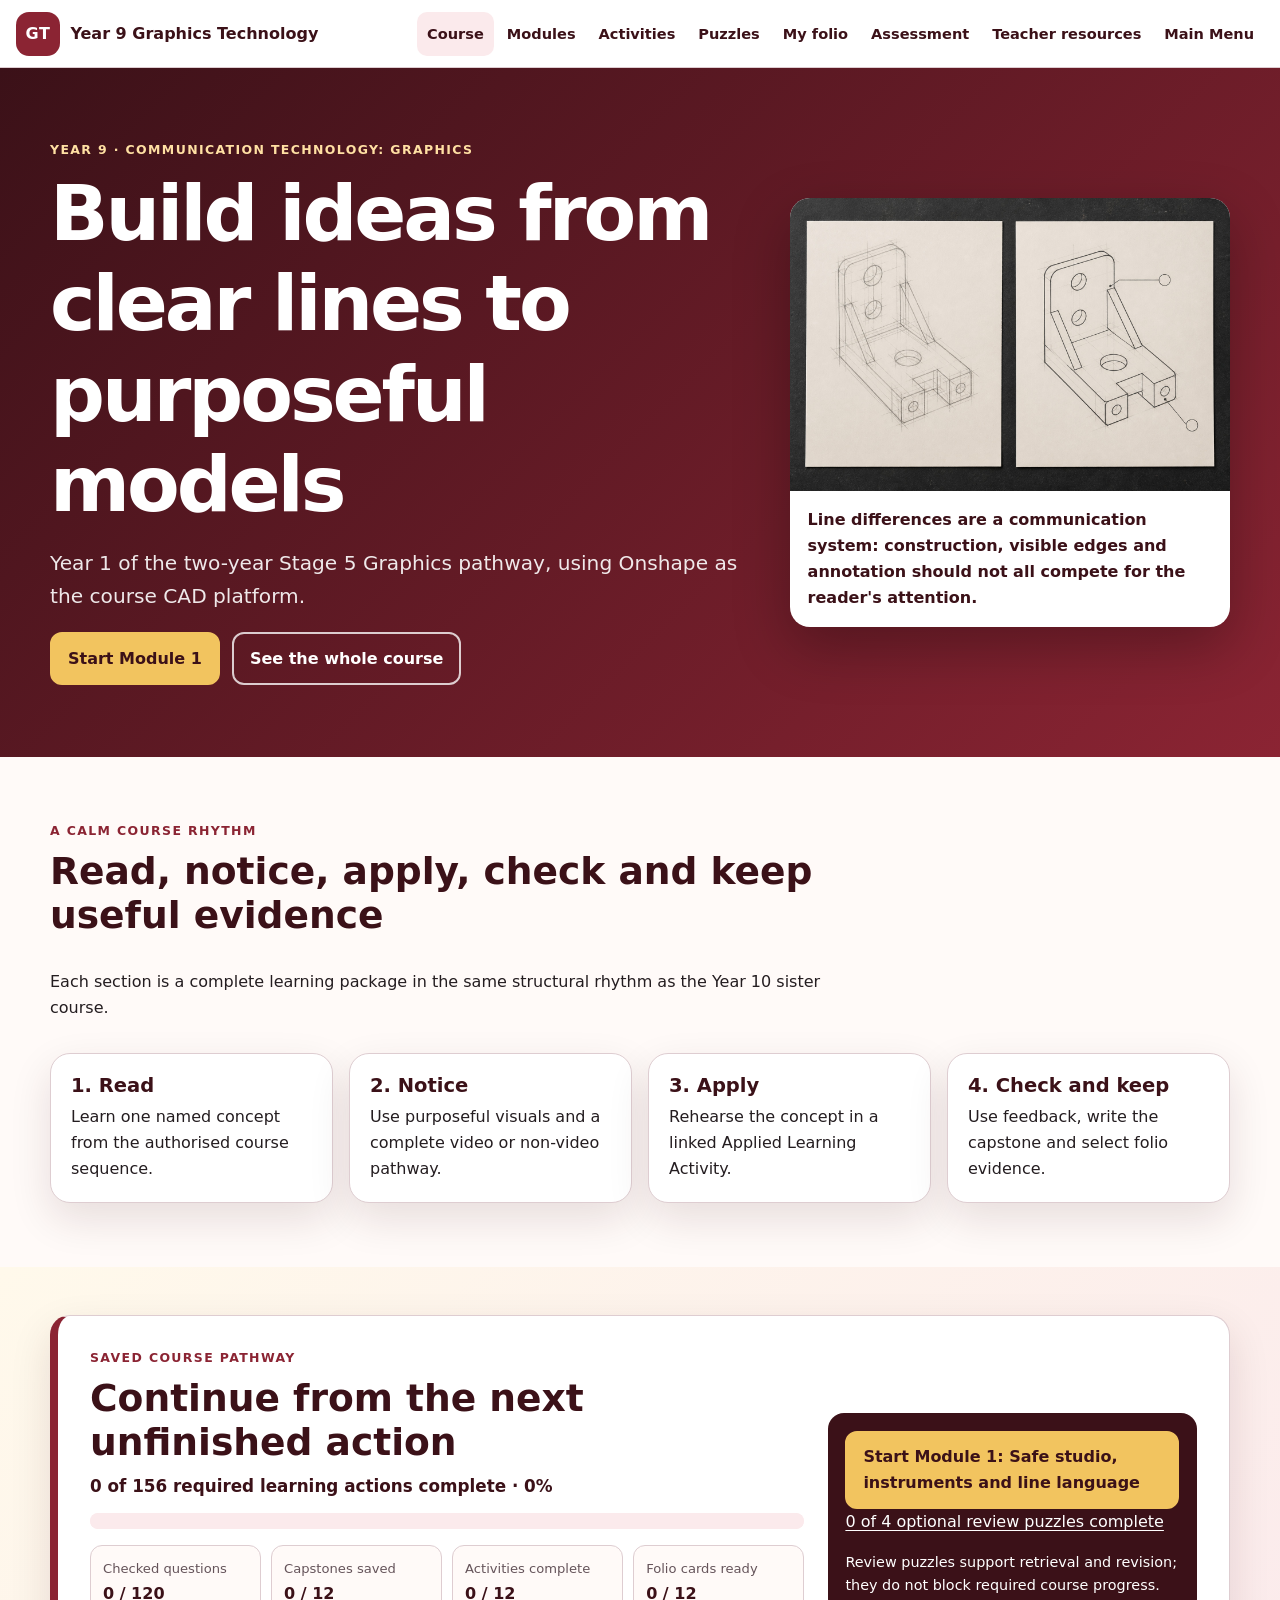
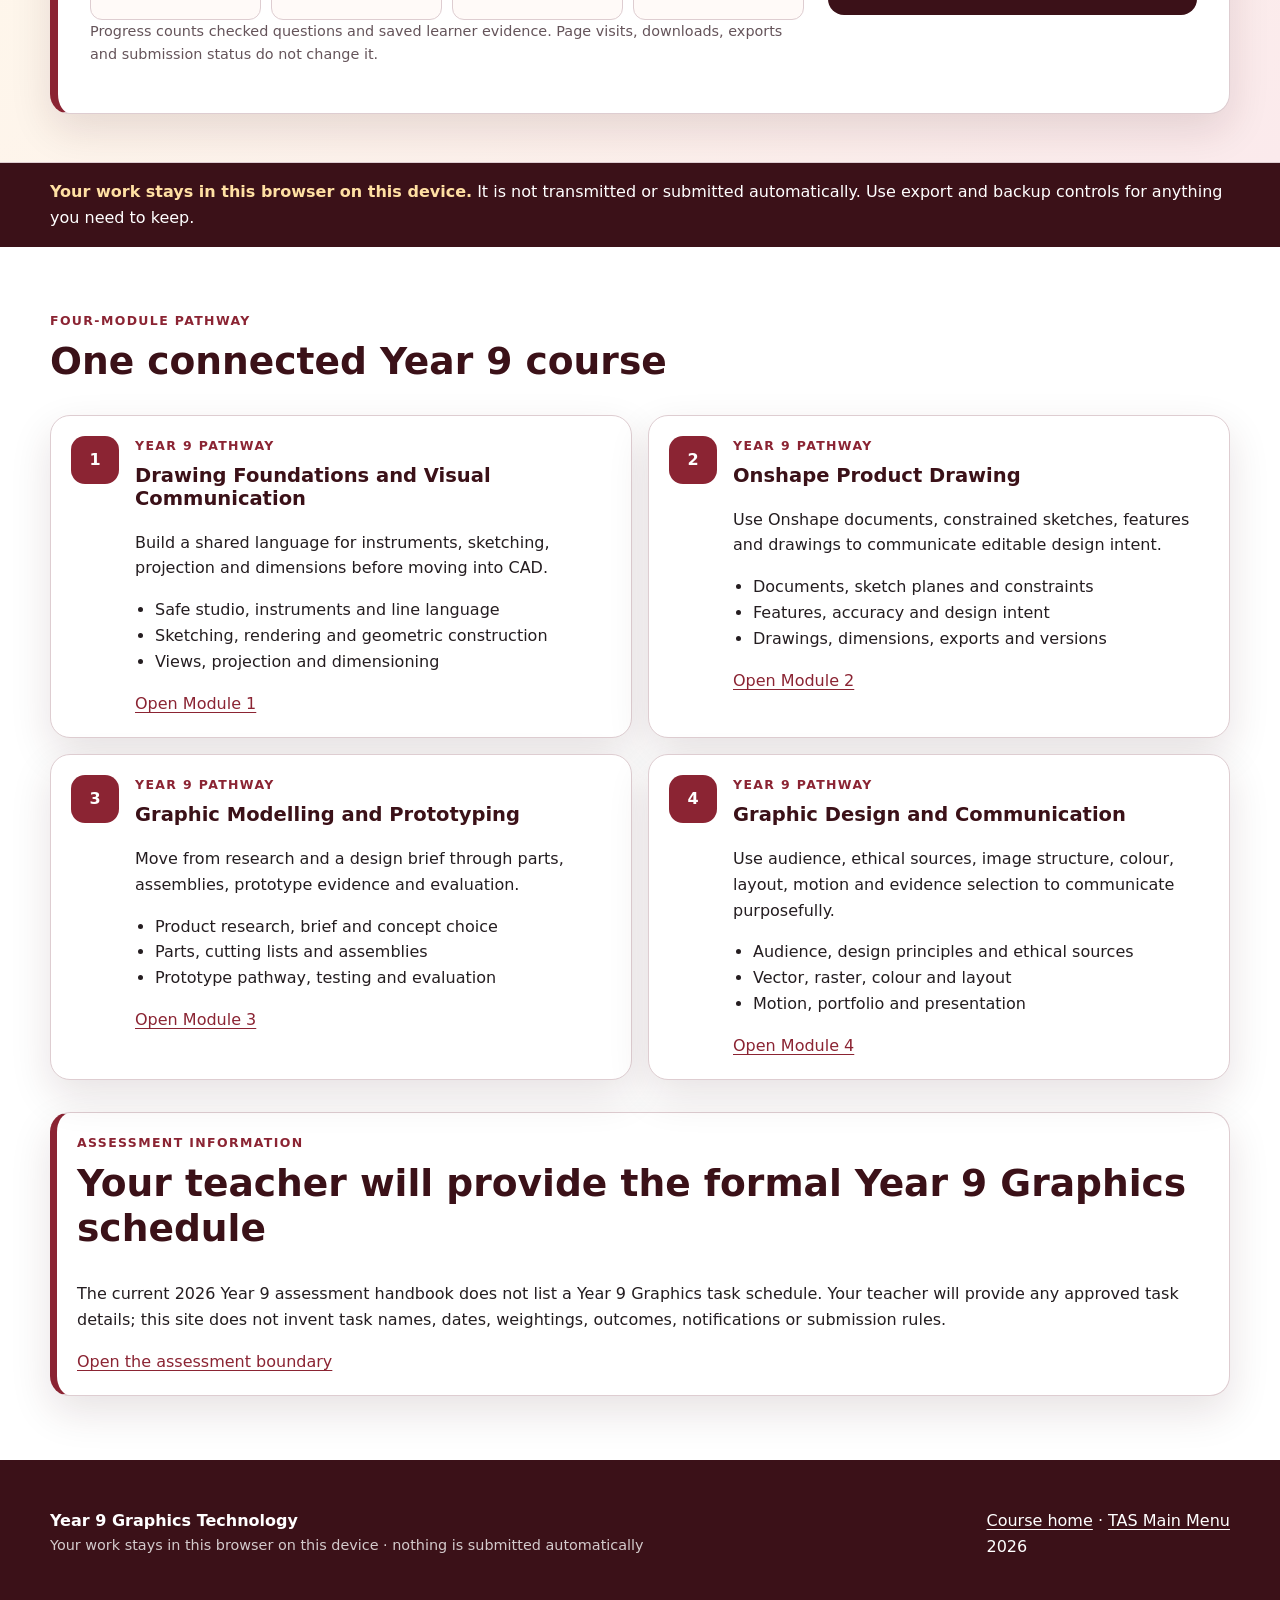
<file: index.html>
<!doctype html>
<html lang="en-AU">
<head>
  <meta charset="utf-8">
  <meta name="viewport" content="width=device-width, initial-scale=1">
  <meta name="description" content="Year 9 Graphics Technology course aligned to the Communication Technology 7–10 Syllabus (2025).">
  <title>Course | Year 9 Graphics Technology</title>
  <link rel="stylesheet" href="styles.css">
  <link rel="stylesheet" href="course-progress.css">
  <link rel="stylesheet" href="engine.css">
</head>
<body data-course-state="source-grounded-local-candidate" data-content-status="integrated-candidate">
  <a class="skip-link" href="#main">Skip to content</a>
  <header class="course-family-nav screen-only">
    <div class="course-family-nav__inner">
      <a class="course-family-nav__brand" href="index.html">
        <span class="course-family-nav__mark" aria-hidden="true">GT</span>
        <span>Year 9 Graphics Technology</span>
      </a>
      <nav class="course-family-nav__links" aria-label="Course navigation"><a aria-current="page" href="index.html">Course</a><a href="index.html#modules">Modules</a><a href="activities.html">Activities</a><a href="puzzles.html">Puzzles</a><a href="folio.html">My folio</a><a href="assessment.html">Assessment</a><a href="teacher-resources.html">Teacher resources</a><a href="https://stevencowell.github.io/Main-Page/">Main Menu</a></nav>
    </div>
  </header>
  <main id="main"><section class="hero">
  <div class="wrap hero-inner">
    <div class="hero-copy">
      <p class="eyebrow">Year 9 · Communication Technology: Graphics</p>
      <h1>Build ideas from clear lines to purposeful models</h1>
      <p class="lede">Year 1 of the two-year Stage 5 Graphics pathway, using Onshape as the course CAD platform.</p>
      <div class="actions">
        <a class="button" href="modules/module-01.html">Start Module 1</a>
        <a class="button secondary" href="#modules">See the whole course</a>
      </div>
    </div>
    <figure class="hero-course-visual">
  <img src="assets/images/m01s01-line-language.jpg" alt="Two graphite drawings of the same fictional bracket compare muddled equal-weight lines with faint construction lines, stronger visible outlines and restrained leader lines.">
  <figcaption>Line differences are a communication system: construction, visible edges and annotation should not all compete for the reader&#x27;s attention.</figcaption>
</figure>
  </div>
</section>
<section class="course-intro">
  <div class="wrap">
    <header class="course-intro__heading">
      <p class="eyebrow">A calm course rhythm</p>
      <h2>Read, notice, apply, check and keep useful evidence</h2>
      <p>Each section is a complete learning package in the same structural rhythm as the Year 10 sister course.</p>
    </header>
    <div class="rhythm-grid">
      <article class="rhythm-card"><h3>1. Read</h3><p>Learn one named concept from the authorised course sequence.</p></article>
      <article class="rhythm-card"><h3>2. Notice</h3><p>Use purposeful visuals and a complete video or non-video pathway.</p></article>
      <article class="rhythm-card"><h3>3. Apply</h3><p>Rehearse the concept in a linked Applied Learning Activity.</p></article>
      <article class="rhythm-card"><h3>4. Check and keep</h3><p>Use feedback, write the capstone and select folio evidence.</p></article>
    </div>
  </div>
</section>
<section class="course-progress-section screen-only" aria-labelledby="course-progress-title">
  <div class="wrap">
    <article class="course-progress" data-course-progress data-course-complete="false">
      <div>
        <p class="eyebrow">Saved course pathway</p>
        <h2 id="course-progress-title">Continue from the next unfinished action</h2>
        <p class="course-progress__summary" id="course-progress-summary" data-course-progress-summary aria-live="polite">0 of 156 required learning actions complete · 0%</p>
        <progress data-course-progress-bar max="156" value="0" aria-label="Whole-course learning progress" aria-describedby="course-progress-summary">0%</progress>
        <ul class="course-progress__breakdown" aria-label="Progress by evidence type">
          <li><span>Checked questions</span><strong data-progress-value="checked-mcqs">0 / 120</strong></li>
          <li><span>Capstones saved</span><strong data-progress-value="capstones">0 / 12</strong></li>
          <li><span>Activities complete</span><strong data-progress-value="activities">0 / 12</strong></li>
          <li><span>Folio cards ready</span><strong data-progress-value="folio-cards">0 / 12</strong></li>
        </ul>
        <p class="fine">Progress counts checked questions and saved learner evidence. Page visits, downloads, exports and submission status do not change it.</p>
      </div>
      <div class="course-progress__action">
        <a class="button" data-course-resume data-course-resume-target="m01s01-check" href="modules/module-01.html#m01s01-check">Start Module 1</a>
        <p><a href="puzzles.html" data-optional-puzzle-status>0 of 4 optional review puzzles complete</a></p>
        <p class="fine">Review puzzles support retrieval and revision; they do not block required course progress.</p>
      </div>
    </article>
  </div>
</section>
<section class="save-note">
  <div class="wrap"><strong>Your work stays in this browser on this device.</strong> It is not transmitted or submitted automatically. Use export and backup controls for anything you need to keep.</div>
</section>
<section class="module-pathway" id="modules">
  <div class="wrap">
    <p class="eyebrow">Four-module pathway</p>
    <h2>One connected Year 9 course</h2>
    <div class="module-grid"><article class="module-card">
  <span class="module-number" aria-hidden="true">1</span>
  <div>
    <p class="eyebrow">Year 9 pathway</p>
    <h3>Drawing Foundations and Visual Communication</h3>
    <p>Build a shared language for instruments, sketching, projection and dimensions before moving into CAD.</p>
    <ul><li>Safe studio, instruments and line language</li><li>Sketching, rendering and geometric construction</li><li>Views, projection and dimensioning</li></ul>
    <a href="modules/module-01.html">Open Module 1</a>
  </div>
</article><article class="module-card">
  <span class="module-number" aria-hidden="true">2</span>
  <div>
    <p class="eyebrow">Year 9 pathway</p>
    <h3>Onshape Product Drawing</h3>
    <p>Use Onshape documents, constrained sketches, features and drawings to communicate editable design intent.</p>
    <ul><li>Documents, sketch planes and constraints</li><li>Features, accuracy and design intent</li><li>Drawings, dimensions, exports and versions</li></ul>
    <a href="modules/module-02.html">Open Module 2</a>
  </div>
</article><article class="module-card">
  <span class="module-number" aria-hidden="true">3</span>
  <div>
    <p class="eyebrow">Year 9 pathway</p>
    <h3>Graphic Modelling and Prototyping</h3>
    <p>Move from research and a design brief through parts, assemblies, prototype evidence and evaluation.</p>
    <ul><li>Product research, brief and concept choice</li><li>Parts, cutting lists and assemblies</li><li>Prototype pathway, testing and evaluation</li></ul>
    <a href="modules/module-03.html">Open Module 3</a>
  </div>
</article><article class="module-card">
  <span class="module-number" aria-hidden="true">4</span>
  <div>
    <p class="eyebrow">Year 9 pathway</p>
    <h3>Graphic Design and Communication</h3>
    <p>Use audience, ethical sources, image structure, colour, layout, motion and evidence selection to communicate purposefully.</p>
    <ul><li>Audience, design principles and ethical sources</li><li>Vector, raster, colour and layout</li><li>Motion, portfolio and presentation</li></ul>
    <a href="modules/module-04.html">Open Module 4</a>
  </div>
</article></div>
    <aside class="assessment-snapshot card assessment-source-gap">
      <p class="eyebrow">Assessment information</p>
      <h2>Your teacher will provide the formal Year 9 Graphics schedule</h2>
      <p>The current 2026 Year 9 assessment handbook does not list a Year 9 Graphics task schedule. Your teacher will provide any approved task details; this site does not invent task names, dates, weightings, outcomes, notifications or submission rules.</p>
      <a href="assessment.html">Open the assessment boundary</a>
    </aside>
  </div>
</section></main>
  
  <dialog class="image-dialog" data-image-dialog aria-labelledby="image-dialog-caption">
    <div class="image-dialog__bar">
      <strong id="image-dialog-caption" data-image-dialog-caption>Teaching visual</strong>
      <button type="button" class="button secondary" data-image-dialog-close>Close larger image</button>
    </div>
    <img data-image-dialog-image alt="">
  </dialog>
  <footer class="footer">
    <div class="wrap footer-grid">
      <div>
        <strong>Year 9 Graphics Technology</strong>
        <p class="fine">Your work stays in this browser on this device · nothing is submitted automatically</p>
      </div>
      <p><a href="index.html">Course home</a> · <a href="https://stevencowell.github.io/Main-Page/">TAS Main Menu</a><br><span data-year></span></p>
    </div>
  </footer>
  <script src="course-data.js"></script>
  <script src="shared.js"></script>
  <script src="site-runtime.js"></script>
  <script src="course-progress.js"></script>
</body>
</html>
</file>
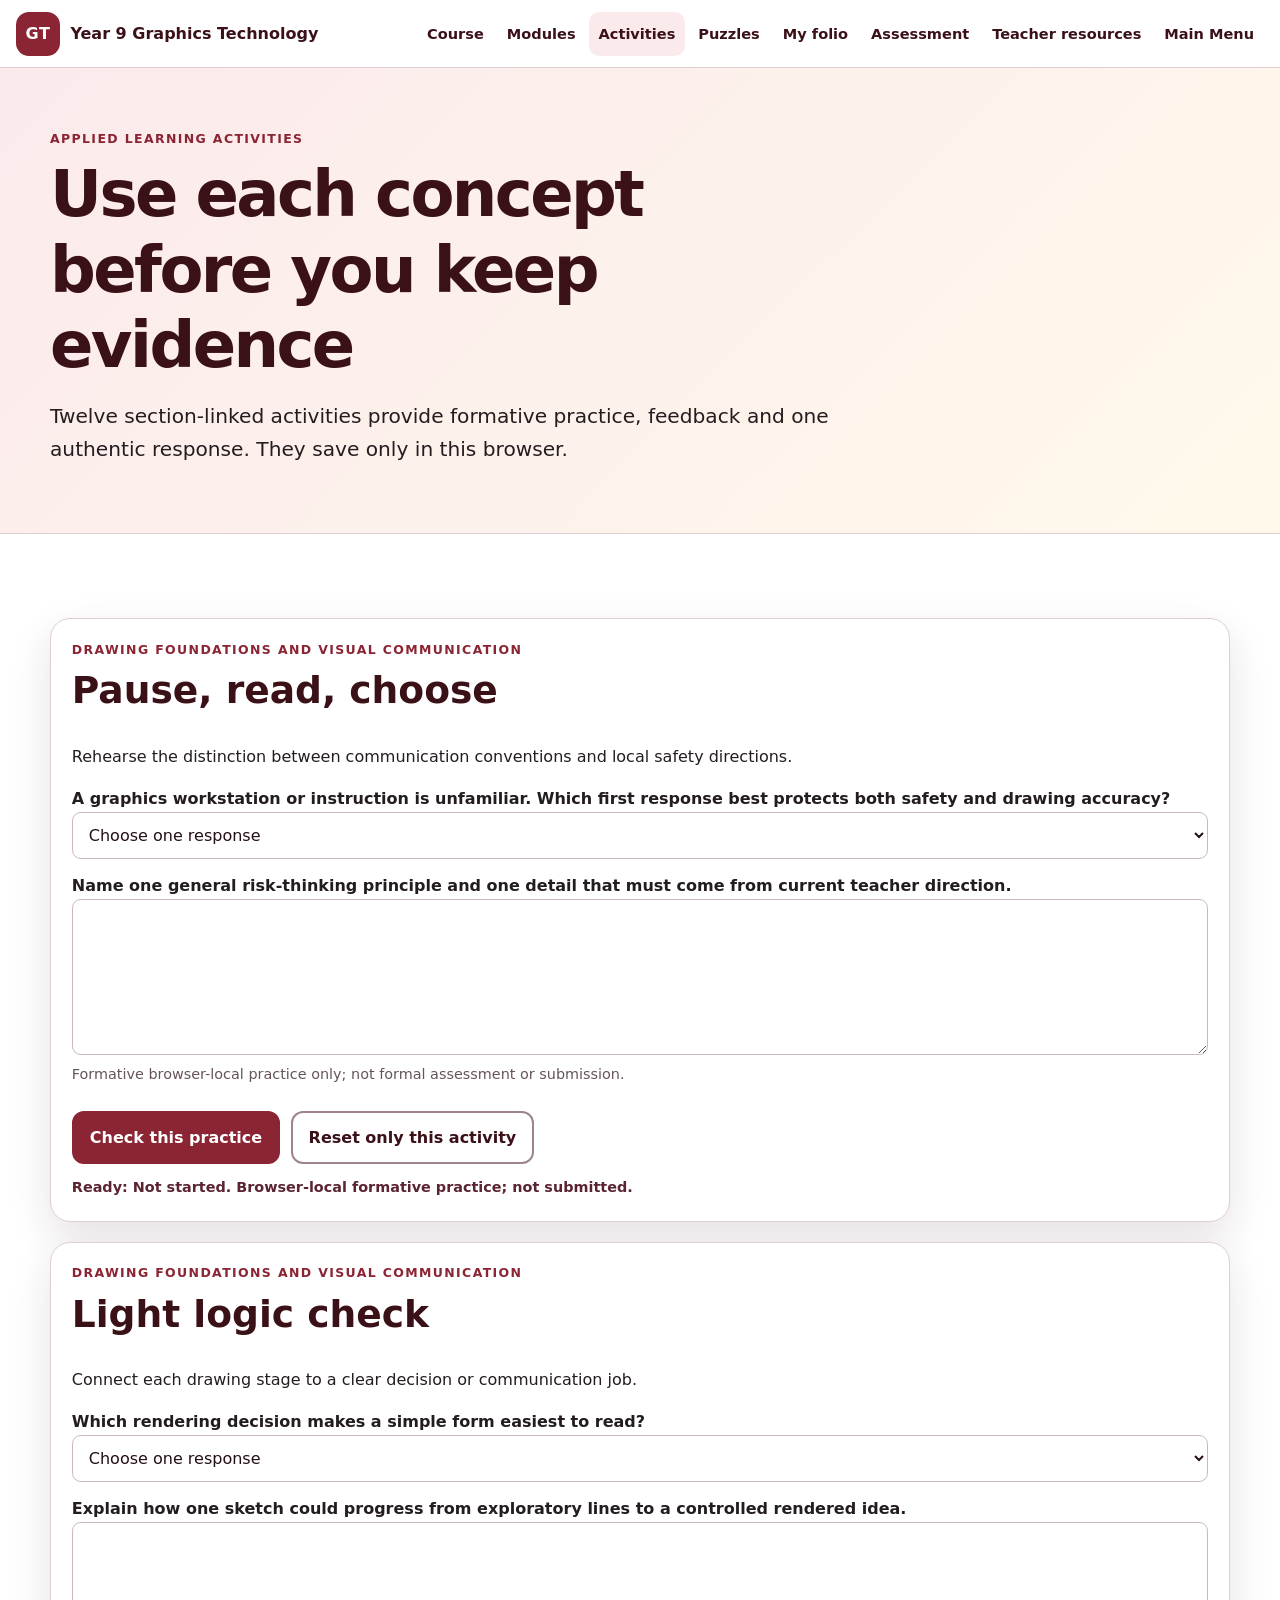
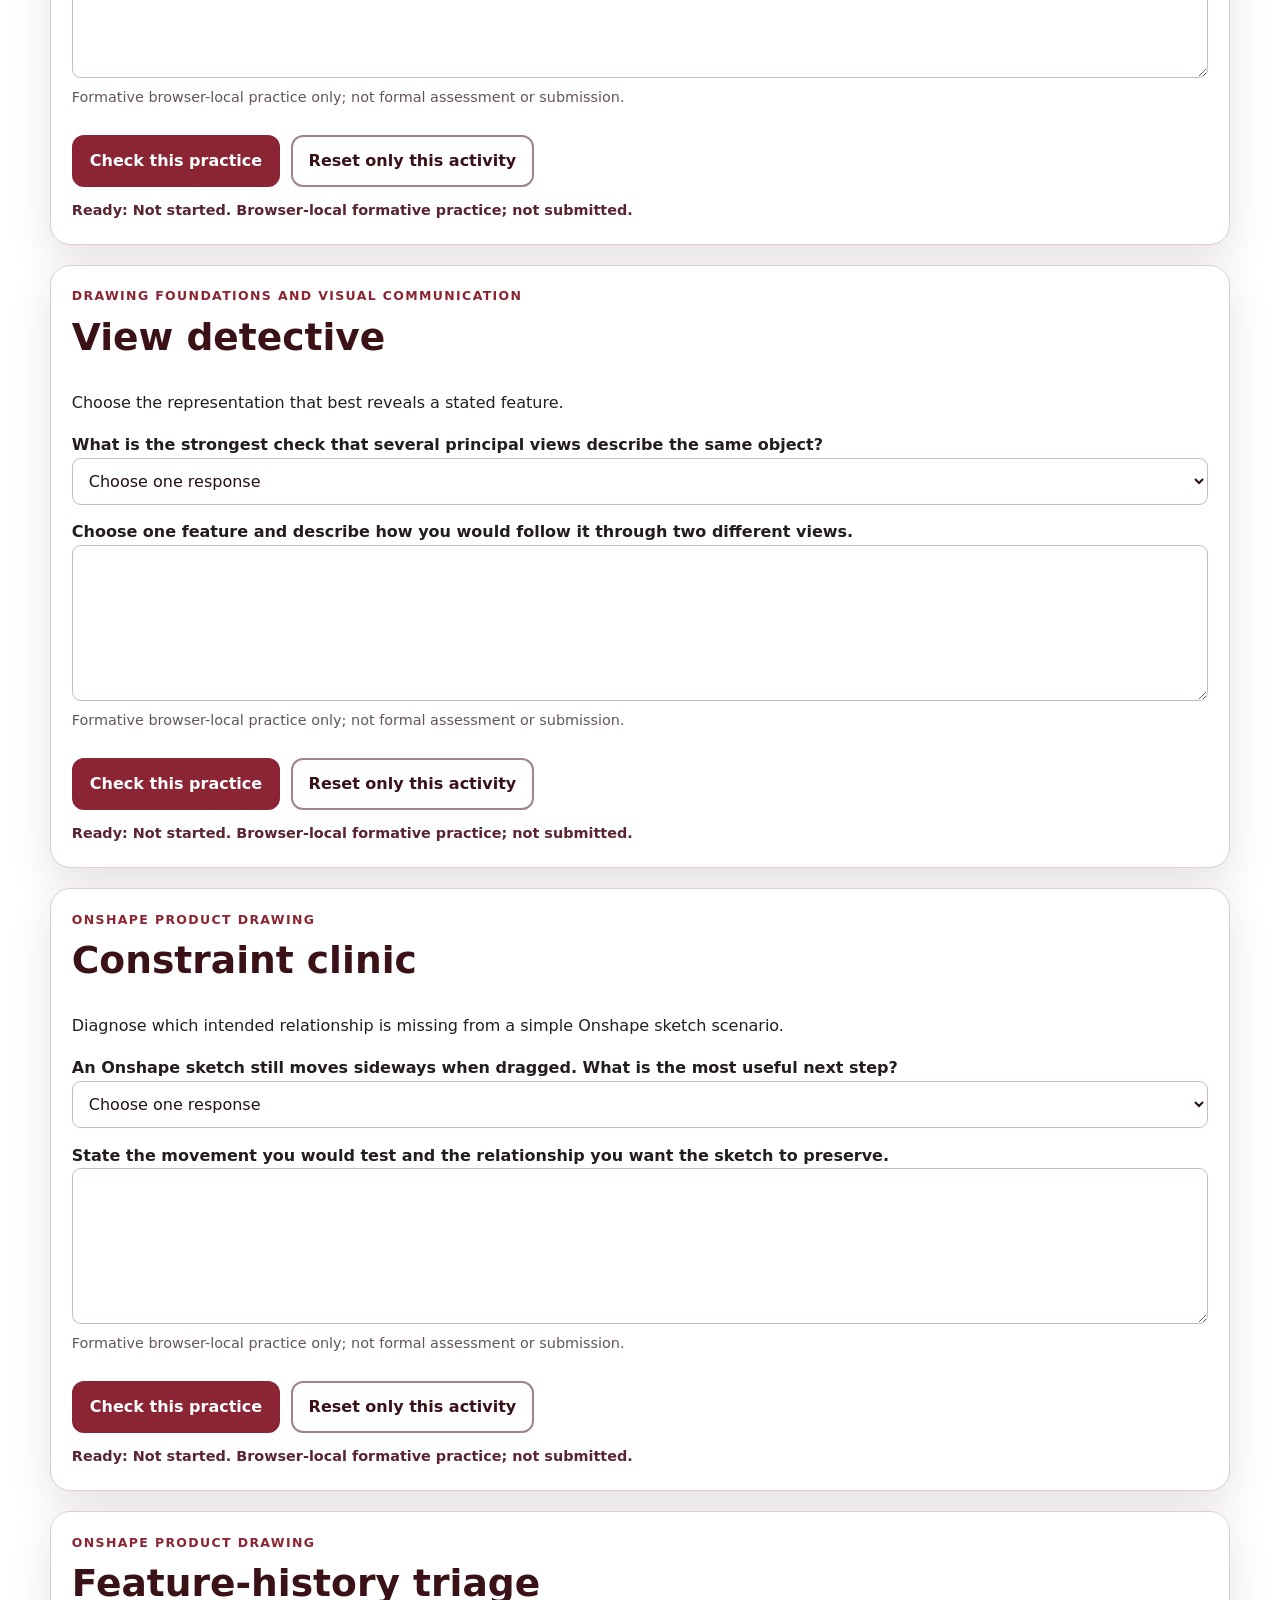
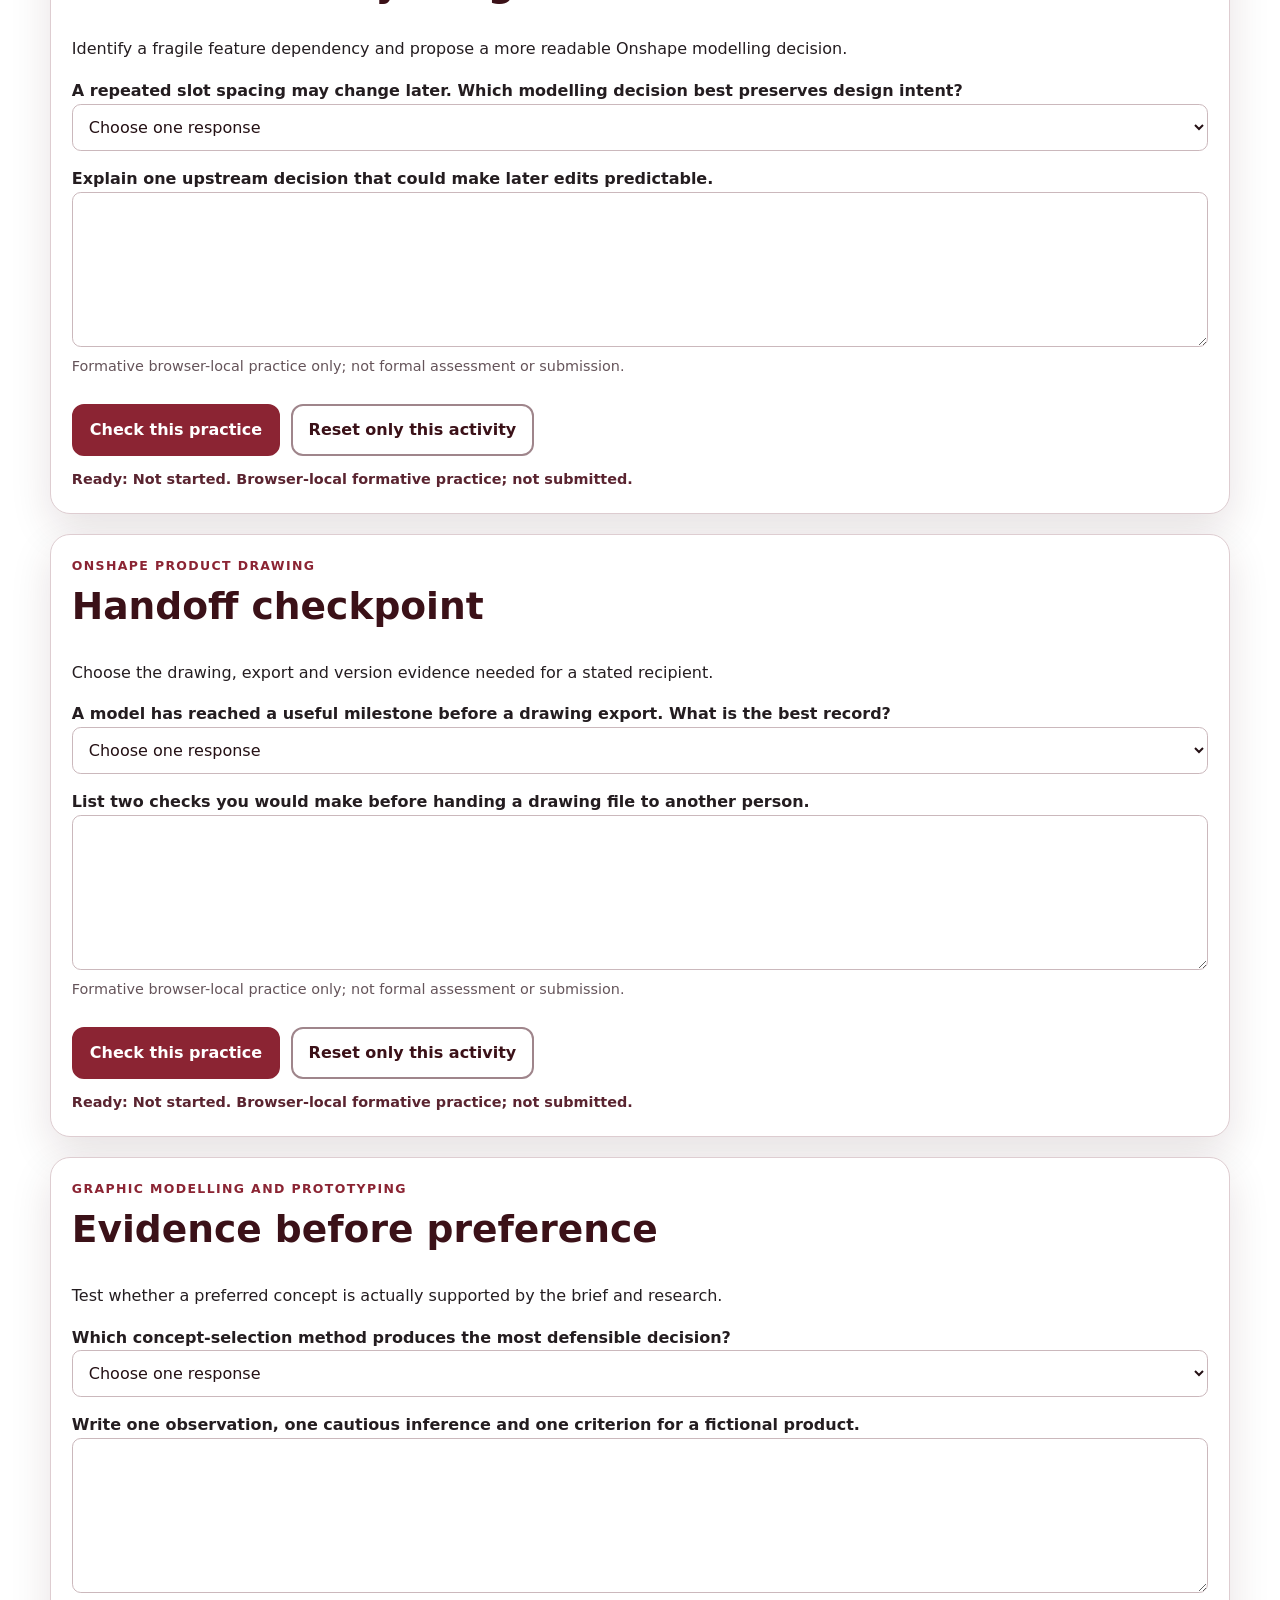
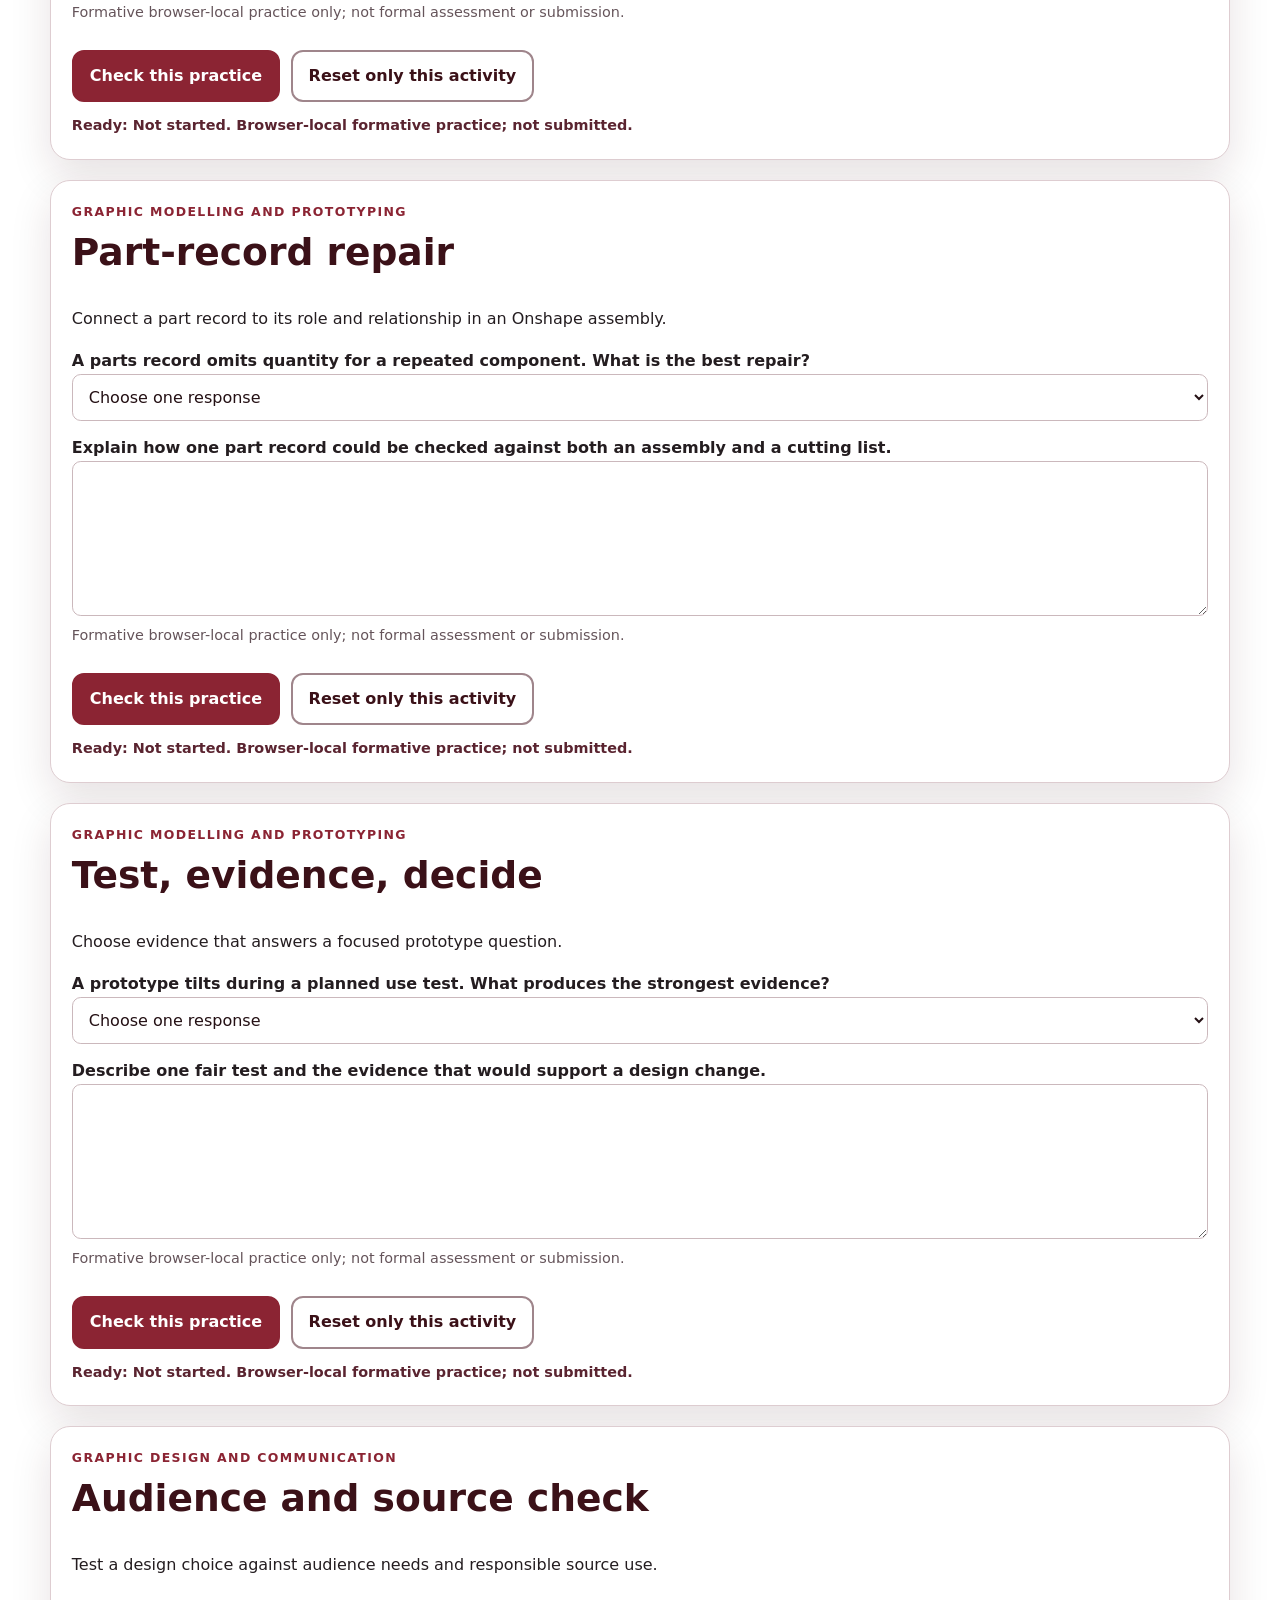
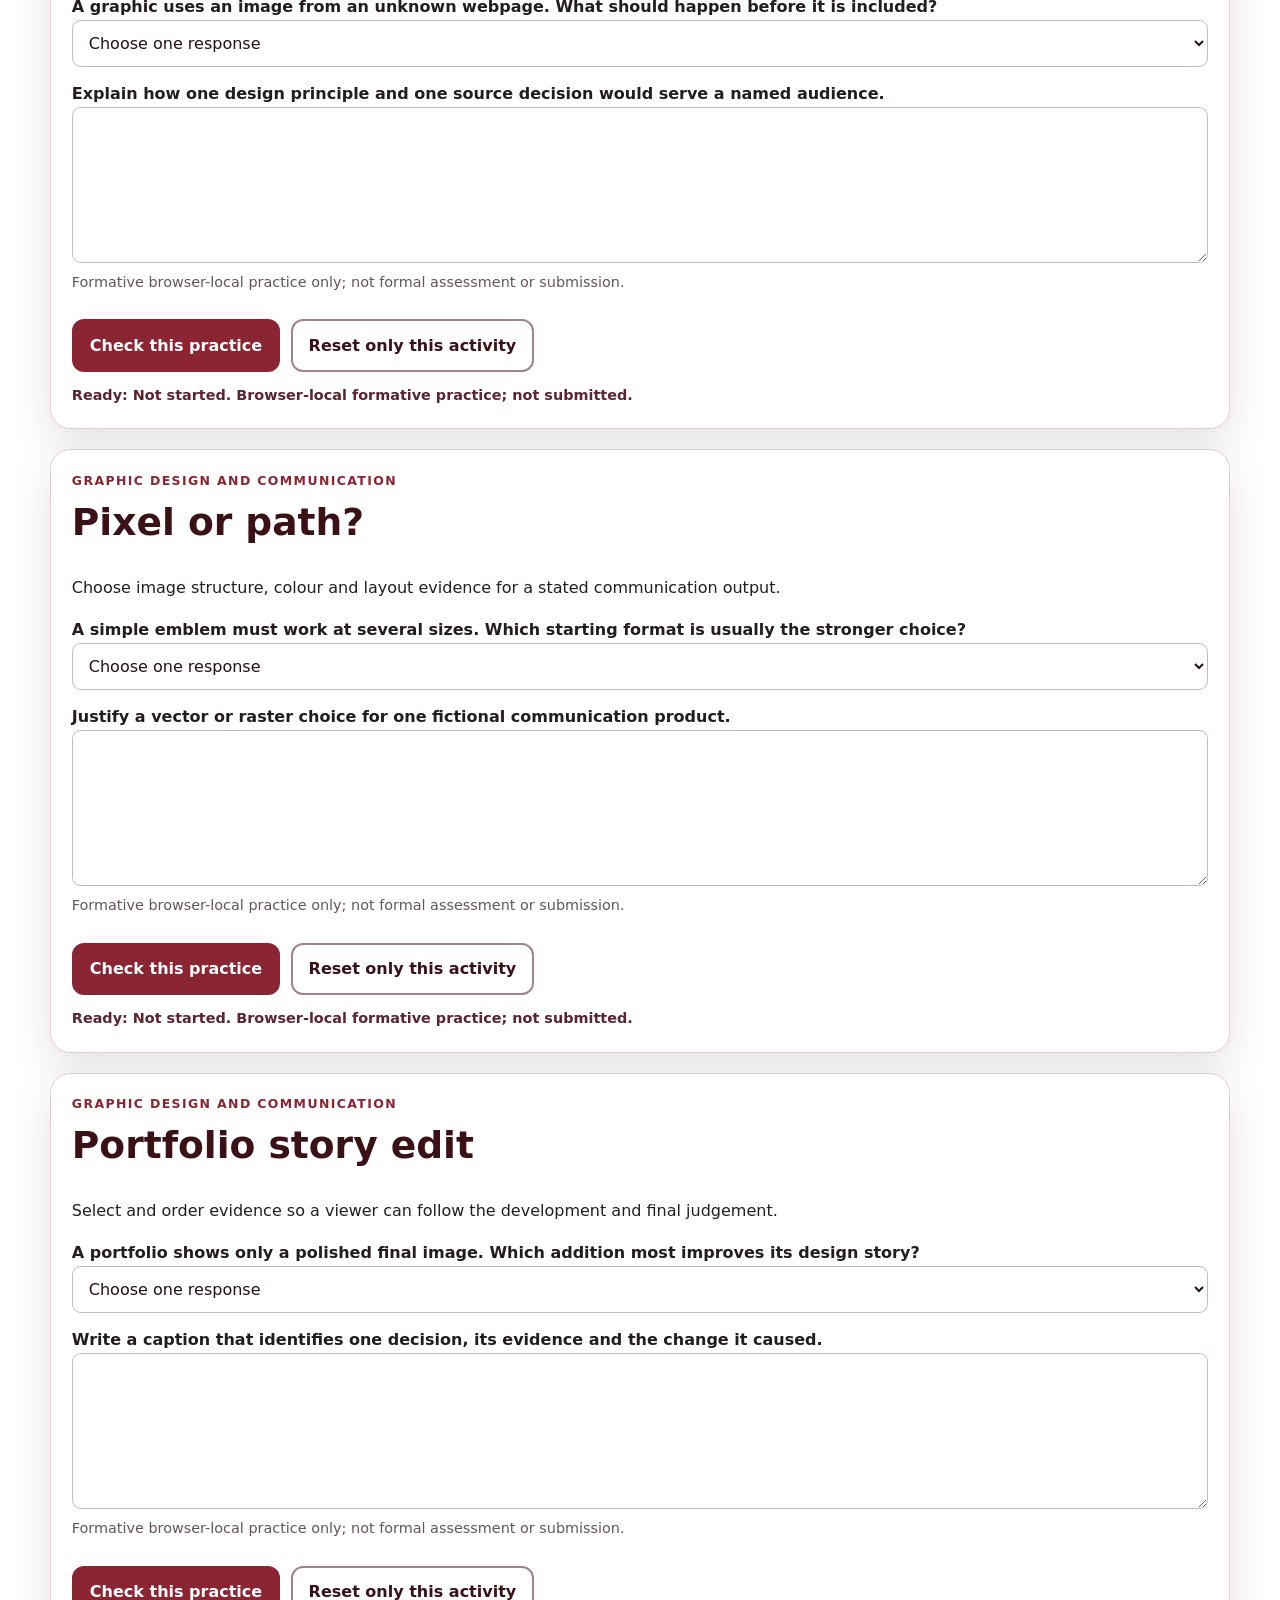
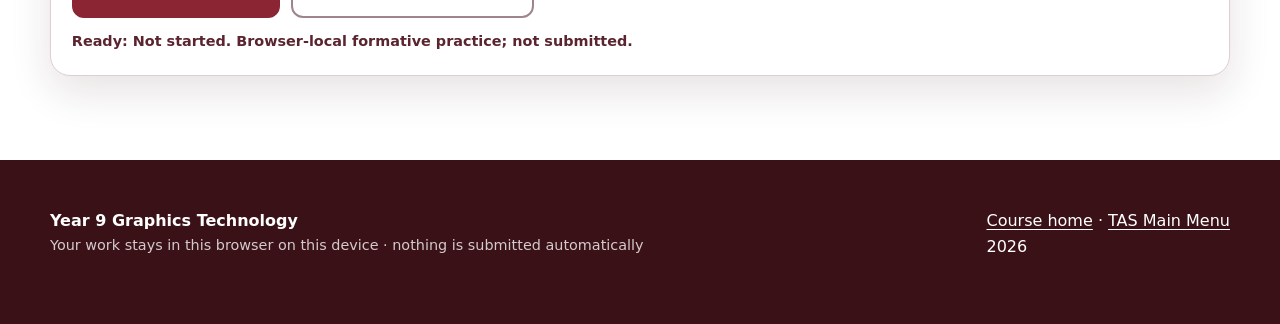
<file: activities.html>
<!doctype html>
<html lang="en-AU">
<head>
  <meta charset="utf-8">
  <meta name="viewport" content="width=device-width, initial-scale=1">
  <meta name="description" content="Year 9 Graphics Technology course aligned to the Communication Technology 7–10 Syllabus (2025).">
  <title>Activities | Year 9 Graphics Technology</title>
  <link rel="stylesheet" href="styles.css">
  <link rel="stylesheet" href="course-progress.css">
  <link rel="stylesheet" href="engine.css">
</head>
<body data-course-state="source-grounded-local-candidate" data-content-status="integrated-candidate">
  <a class="skip-link" href="#main">Skip to content</a>
  <header class="course-family-nav screen-only">
    <div class="course-family-nav__inner">
      <a class="course-family-nav__brand" href="index.html">
        <span class="course-family-nav__mark" aria-hidden="true">GT</span>
        <span>Year 9 Graphics Technology</span>
      </a>
      <nav class="course-family-nav__links" aria-label="Course navigation"><a href="index.html">Course</a><a href="index.html#modules">Modules</a><a aria-current="page" href="activities.html">Activities</a><a href="puzzles.html">Puzzles</a><a href="folio.html">My folio</a><a href="assessment.html">Assessment</a><a href="teacher-resources.html">Teacher resources</a><a href="https://stevencowell.github.io/Main-Page/">Main Menu</a></nav>
    </div>
  </header>
  <main id="main"><section class="page-hero">
  <div class="wrap">
    <p class="eyebrow">Applied Learning Activities</p>
    <h1>Use each concept before you keep evidence</h1>
    <p class="lede">Twelve section-linked activities provide formative practice, feedback and one authentic response. They save only in this browser.</p>
  </div>
</section>
<section class="route-section">
  <div class="wrap">
    <div class="practice-grid"><article class="card practice-card" id="ala-m01s01-line-and-risk-dispatch" data-practice-card data-record-kind="activity" data-record-id="ala-m01s01-line-and-risk-dispatch" data-storage-key="tas:year9-graphics:v1:activity:ala-m01s01-line-and-risk-dispatch">
  <p class="eyebrow">Drawing Foundations and Visual Communication</p>
  <h2>Pause, read, choose</h2>
  
  <p>Rehearse the distinction between communication conventions and local safety directions.</p>
  <div class="practice-question">
    <label for="ala-m01s01-line-and-risk-dispatch-choice">A graphics workstation or instruction is unfamiliar. Which first response best protects both safety and drawing accuracy?</label>
    <select id="ala-m01s01-line-and-risk-dispatch-choice" name="ala-m01s01-line-and-risk-dispatch-choice" data-practice-input data-checkable data-expected="a" data-feedback="Uncertainty is the signal to pause and check; a tool or line choice still needs a clear communication job.">
      <option value="">Choose one response</option>
      <option value="a">Pause and check the current authorised instruction.</option><option value="b">Guess from how the tool looks.</option><option value="c">Copy another student&#x27;s method without checking.</option>
    </select>
    <p class="question-feedback" data-inline-feedback role="status" aria-live="polite"></p>
  </div>
  <label for="ala-m01s01-line-and-risk-dispatch-reflection">Name one general risk-thinking principle and one detail that must come from current teacher direction.</label>
  <textarea id="ala-m01s01-line-and-risk-dispatch-reflection" name="ala-m01s01-line-and-risk-dispatch-reflection" rows="5" data-practice-input data-authentic></textarea>
  <p class="fine">Formative browser-local practice only; not formal assessment or submission.</p>
  <div class="practice-actions screen-only">
    <button type="button" class="button" data-check-practice>Check this practice</button>
    <button type="button" class="button quiet" data-reset-practice>Reset only this activity</button>
  </div>
  <p class="practice-status" data-practice-status role="status" aria-live="polite" tabindex="-1"></p>
</article><article class="card practice-card" id="ala-m01s02-light-logic" data-practice-card data-record-kind="activity" data-record-id="ala-m01s02-light-logic" data-storage-key="tas:year9-graphics:v1:activity:ala-m01s02-light-logic">
  <p class="eyebrow">Drawing Foundations and Visual Communication</p>
  <h2>Light logic check</h2>
  
  <p>Connect each drawing stage to a clear decision or communication job.</p>
  <div class="practice-question">
    <label for="ala-m01s02-light-logic-choice">Which rendering decision makes a simple form easiest to read?</label>
    <select id="ala-m01s02-light-logic-choice" name="ala-m01s02-light-logic-choice" data-practice-input data-checkable data-expected="a" data-feedback="Consistent light logic helps tone describe form; random highlights or uniform darkness flatten the object.">
      <option value="">Choose one response</option>
      <option value="a">Use one consistent light direction and related tone changes.</option><option value="b">Make every edge equally dark.</option><option value="c">Place highlights wherever space is available.</option>
    </select>
    <p class="question-feedback" data-inline-feedback role="status" aria-live="polite"></p>
  </div>
  <label for="ala-m01s02-light-logic-reflection">Explain how one sketch could progress from exploratory lines to a controlled rendered idea.</label>
  <textarea id="ala-m01s02-light-logic-reflection" name="ala-m01s02-light-logic-reflection" rows="5" data-practice-input data-authentic></textarea>
  <p class="fine">Formative browser-local practice only; not formal assessment or submission.</p>
  <div class="practice-actions screen-only">
    <button type="button" class="button" data-check-practice>Check this practice</button>
    <button type="button" class="button quiet" data-reset-practice>Reset only this activity</button>
  </div>
  <p class="practice-status" data-practice-status role="status" aria-live="polite" tabindex="-1"></p>
</article><article class="card practice-card" id="ala-m01s03-view-detective" data-practice-card data-record-kind="activity" data-record-id="ala-m01s03-view-detective" data-storage-key="tas:year9-graphics:v1:activity:ala-m01s03-view-detective">
  <p class="eyebrow">Drawing Foundations and Visual Communication</p>
  <h2>View detective</h2>
  
  <p>Choose the representation that best reveals a stated feature.</p>
  <div class="practice-question">
    <label for="ala-m01s03-view-detective-choice">What is the strongest check that several principal views describe the same object?</label>
    <select id="ala-m01s03-view-detective-choice" name="ala-m01s03-view-detective-choice" data-practice-input data-checkable data-expected="a" data-feedback="Coordinated views share feature positions and projection relationships; decoration and independent scaling do not prove agreement.">
      <option value="">Choose one response</option>
      <option value="a">Trace shared features and alignment between the views.</option><option value="b">Decorate each view differently.</option><option value="c">Resize each view until the page looks full.</option>
    </select>
    <p class="question-feedback" data-inline-feedback role="status" aria-live="polite"></p>
  </div>
  <label for="ala-m01s03-view-detective-reflection">Choose one feature and describe how you would follow it through two different views.</label>
  <textarea id="ala-m01s03-view-detective-reflection" name="ala-m01s03-view-detective-reflection" rows="5" data-practice-input data-authentic></textarea>
  <p class="fine">Formative browser-local practice only; not formal assessment or submission.</p>
  <div class="practice-actions screen-only">
    <button type="button" class="button" data-check-practice>Check this practice</button>
    <button type="button" class="button quiet" data-reset-practice>Reset only this activity</button>
  </div>
  <p class="practice-status" data-practice-status role="status" aria-live="polite" tabindex="-1"></p>
</article><article class="card practice-card" id="ala-m02s01-constraint-clinic" data-practice-card data-record-kind="activity" data-record-id="ala-m02s01-constraint-clinic" data-storage-key="tas:year9-graphics:v1:activity:ala-m02s01-constraint-clinic">
  <p class="eyebrow">Onshape Product Drawing</p>
  <h2>Constraint clinic</h2>
  
  <p>Diagnose which intended relationship is missing from a simple Onshape sketch scenario.</p>
  <div class="practice-question">
    <label for="ala-m02s01-constraint-clinic-choice">An Onshape sketch still moves sideways when dragged. What is the most useful next step?</label>
    <select id="ala-m02s01-constraint-clinic-choice" name="ala-m02s01-constraint-clinic-choice" data-practice-input data-checkable data-expected="a" data-feedback="A constraint should capture design intent and remove a specific unwanted movement, not merely add more information.">
      <option value="">Choose one response</option>
      <option value="a">Identify the intended relationship, then add or revise the matching constraint.</option><option value="b">Add several unrelated dimensions.</option><option value="c">Assume the sketch colour proves it is complete.</option>
    </select>
    <p class="question-feedback" data-inline-feedback role="status" aria-live="polite"></p>
  </div>
  <label for="ala-m02s01-constraint-clinic-reflection">State the movement you would test and the relationship you want the sketch to preserve.</label>
  <textarea id="ala-m02s01-constraint-clinic-reflection" name="ala-m02s01-constraint-clinic-reflection" rows="5" data-practice-input data-authentic></textarea>
  <p class="fine">Formative browser-local practice only; not formal assessment or submission.</p>
  <div class="practice-actions screen-only">
    <button type="button" class="button" data-check-practice>Check this practice</button>
    <button type="button" class="button quiet" data-reset-practice>Reset only this activity</button>
  </div>
  <p class="practice-status" data-practice-status role="status" aria-live="polite" tabindex="-1"></p>
</article><article class="card practice-card" id="ala-m02s02-feature-history-triage" data-practice-card data-record-kind="activity" data-record-id="ala-m02s02-feature-history-triage" data-storage-key="tas:year9-graphics:v1:activity:ala-m02s02-feature-history-triage">
  <p class="eyebrow">Onshape Product Drawing</p>
  <h2>Feature-history triage</h2>
  
  <p>Identify a fragile feature dependency and propose a more readable Onshape modelling decision.</p>
  <div class="practice-question">
    <label for="ala-m02s02-feature-history-triage-choice">A repeated slot spacing may change later. Which modelling decision best preserves design intent?</label>
    <select id="ala-m02s02-feature-history-triage-choice" name="ala-m02s02-feature-history-triage-choice" data-practice-input data-checkable data-expected="a" data-feedback="Design intent comes from dependable relationships and feature order; extra decimals alone do not make a model robust.">
      <option value="">Choose one response</option>
      <option value="a">Build the repetition from a purposeful relationship or pattern.</option><option value="b">Copy disconnected geometry until it looks close.</option><option value="c">Enter extra decimal places without changing relationships.</option>
    </select>
    <p class="question-feedback" data-inline-feedback role="status" aria-live="polite"></p>
  </div>
  <label for="ala-m02s02-feature-history-triage-reflection">Explain one upstream decision that could make later edits predictable.</label>
  <textarea id="ala-m02s02-feature-history-triage-reflection" name="ala-m02s02-feature-history-triage-reflection" rows="5" data-practice-input data-authentic></textarea>
  <p class="fine">Formative browser-local practice only; not formal assessment or submission.</p>
  <div class="practice-actions screen-only">
    <button type="button" class="button" data-check-practice>Check this practice</button>
    <button type="button" class="button quiet" data-reset-practice>Reset only this activity</button>
  </div>
  <p class="practice-status" data-practice-status role="status" aria-live="polite" tabindex="-1"></p>
</article><article class="card practice-card" id="ala-m02s03-handoff-checkpoint" data-practice-card data-record-kind="activity" data-record-id="ala-m02s03-handoff-checkpoint" data-storage-key="tas:year9-graphics:v1:activity:ala-m02s03-handoff-checkpoint">
  <p class="eyebrow">Onshape Product Drawing</p>
  <h2>Handoff checkpoint</h2>
  
  <p>Choose the drawing, export and version evidence needed for a stated recipient.</p>
  <div class="practice-question">
    <label for="ala-m02s03-handoff-checkpoint-choice">A model has reached a useful milestone before a drawing export. What is the best record?</label>
    <select id="ala-m02s03-handoff-checkpoint-choice" name="ala-m02s03-handoff-checkpoint-choice" data-practice-input data-checkable data-expected="a" data-feedback="A named version records a deliberate milestone; the drawing and export still need a purpose-based check.">
      <option value="">Choose one response</option>
      <option value="a">Create a clearly named version, check the drawing, then export for the intended purpose.</option><option value="b">Keep only a screenshot of the current screen.</option><option value="c">Duplicate browser tabs and treat them as versions.</option>
    </select>
    <p class="question-feedback" data-inline-feedback role="status" aria-live="polite"></p>
  </div>
  <label for="ala-m02s03-handoff-checkpoint-reflection">List two checks you would make before handing a drawing file to another person.</label>
  <textarea id="ala-m02s03-handoff-checkpoint-reflection" name="ala-m02s03-handoff-checkpoint-reflection" rows="5" data-practice-input data-authentic></textarea>
  <p class="fine">Formative browser-local practice only; not formal assessment or submission.</p>
  <div class="practice-actions screen-only">
    <button type="button" class="button" data-check-practice>Check this practice</button>
    <button type="button" class="button quiet" data-reset-practice>Reset only this activity</button>
  </div>
  <p class="practice-status" data-practice-status role="status" aria-live="polite" tabindex="-1"></p>
</article><article class="card practice-card" id="ala-m03s01-evidence-before-preference" data-practice-card data-record-kind="activity" data-record-id="ala-m03s01-evidence-before-preference" data-storage-key="tas:year9-graphics:v1:activity:ala-m03s01-evidence-before-preference">
  <p class="eyebrow">Graphic Modelling and Prototyping</p>
  <h2>Evidence before preference</h2>
  
  <p>Test whether a preferred concept is actually supported by the brief and research.</p>
  <div class="practice-question">
    <label for="ala-m03s01-evidence-before-preference-choice">Which concept-selection method produces the most defensible decision?</label>
    <select id="ala-m03s01-evidence-before-preference-choice" name="ala-m03s01-evidence-before-preference-choice" data-practice-input data-checkable data-expected="a" data-feedback="A fair comparison uses the same checkable criteria and keeps observations separate from inferences.">
      <option value="">Choose one response</option>
      <option value="a">Compare genuinely different concepts against the same criteria.</option><option value="b">Choose the first attractive sketch.</option><option value="c">Change the criteria until a favourite wins.</option>
    </select>
    <p class="question-feedback" data-inline-feedback role="status" aria-live="polite"></p>
  </div>
  <label for="ala-m03s01-evidence-before-preference-reflection">Write one observation, one cautious inference and one criterion for a fictional product.</label>
  <textarea id="ala-m03s01-evidence-before-preference-reflection" name="ala-m03s01-evidence-before-preference-reflection" rows="5" data-practice-input data-authentic></textarea>
  <p class="fine">Formative browser-local practice only; not formal assessment or submission.</p>
  <div class="practice-actions screen-only">
    <button type="button" class="button" data-check-practice>Check this practice</button>
    <button type="button" class="button quiet" data-reset-practice>Reset only this activity</button>
  </div>
  <p class="practice-status" data-practice-status role="status" aria-live="polite" tabindex="-1"></p>
</article><article class="card practice-card" id="ala-m03s02-part-record-repair" data-practice-card data-record-kind="activity" data-record-id="ala-m03s02-part-record-repair" data-storage-key="tas:year9-graphics:v1:activity:ala-m03s02-part-record-repair">
  <p class="eyebrow">Graphic Modelling and Prototyping</p>
  <h2>Part-record repair</h2>
  
  <p>Connect a part record to its role and relationship in an Onshape assembly.</p>
  <div class="practice-question">
    <label for="ala-m03s02-part-record-repair-choice">A parts record omits quantity for a repeated component. What is the best repair?</label>
    <select id="ala-m03s02-part-record-repair-choice" name="ala-m03s02-part-record-repair-choice" data-practice-input data-checkable data-expected="a" data-feedback="A consistent part identity links the model, drawing, cutting information and assembly reasoning.">
      <option value="">Choose one response</option>
      <option value="a">Use a stable part name or ID and record quantity with the required size fields.</option><option value="b">Leave the row vague because the assembly image exists.</option><option value="c">Count the part differently in each document.</option>
    </select>
    <p class="question-feedback" data-inline-feedback role="status" aria-live="polite"></p>
  </div>
  <label for="ala-m03s02-part-record-repair-reflection">Explain how one part record could be checked against both an assembly and a cutting list.</label>
  <textarea id="ala-m03s02-part-record-repair-reflection" name="ala-m03s02-part-record-repair-reflection" rows="5" data-practice-input data-authentic></textarea>
  <p class="fine">Formative browser-local practice only; not formal assessment or submission.</p>
  <div class="practice-actions screen-only">
    <button type="button" class="button" data-check-practice>Check this practice</button>
    <button type="button" class="button quiet" data-reset-practice>Reset only this activity</button>
  </div>
  <p class="practice-status" data-practice-status role="status" aria-live="polite" tabindex="-1"></p>
</article><article class="card practice-card" id="ala-m03s03-test-evidence-decide" data-practice-card data-record-kind="activity" data-record-id="ala-m03s03-test-evidence-decide" data-storage-key="tas:year9-graphics:v1:activity:ala-m03s03-test-evidence-decide">
  <p class="eyebrow">Graphic Modelling and Prototyping</p>
  <h2>Test, evidence, decide</h2>
  
  <p>Choose evidence that answers a focused prototype question.</p>
  <div class="practice-question">
    <label for="ala-m03s03-test-evidence-decide-choice">A prototype tilts during a planned use test. What produces the strongest evidence?</label>
    <select id="ala-m03s03-test-evidence-decide-choice" name="ala-m03s03-test-evidence-decide-choice" data-practice-input data-checkable data-expected="a" data-feedback="A useful evaluation connects a known test condition and observed result to a criterion before a change is justified.">
      <option value="">Choose one response</option>
      <option value="a">Record the test condition and result, then compare it with the relevant criterion.</option><option value="b">Write that the design is bad without evidence.</option><option value="c">Change the prototype immediately and discard the first result.</option>
    </select>
    <p class="question-feedback" data-inline-feedback role="status" aria-live="polite"></p>
  </div>
  <label for="ala-m03s03-test-evidence-decide-reflection">Describe one fair test and the evidence that would support a design change.</label>
  <textarea id="ala-m03s03-test-evidence-decide-reflection" name="ala-m03s03-test-evidence-decide-reflection" rows="5" data-practice-input data-authentic></textarea>
  <p class="fine">Formative browser-local practice only; not formal assessment or submission.</p>
  <div class="practice-actions screen-only">
    <button type="button" class="button" data-check-practice>Check this practice</button>
    <button type="button" class="button quiet" data-reset-practice>Reset only this activity</button>
  </div>
  <p class="practice-status" data-practice-status role="status" aria-live="polite" tabindex="-1"></p>
</article><article class="card practice-card" id="ala-m04s01-audience-source-check" data-practice-card data-record-kind="activity" data-record-id="ala-m04s01-audience-source-check" data-storage-key="tas:year9-graphics:v1:activity:ala-m04s01-audience-source-check">
  <p class="eyebrow">Graphic Design and Communication</p>
  <h2>Audience and source check</h2>
  
  <p>Test a design choice against audience needs and responsible source use.</p>
  <div class="practice-question">
    <label for="ala-m04s01-audience-source-check-choice">A graphic uses an image from an unknown webpage. What should happen before it is included?</label>
    <select id="ala-m04s01-audience-source-check-choice" name="ala-m04s01-audience-source-check-choice" data-practice-input data-checkable data-expected="a" data-feedback="Ethical visual communication requires a defensible source boundary as well as an audience-focused design choice.">
      <option value="">Choose one response</option>
      <option value="a">Check its source, permission or licence and whether it suits the intended audience.</option><option value="b">Copy it because it appeared in search results.</option><option value="c">Remove attribution so the layout looks cleaner.</option>
    </select>
    <p class="question-feedback" data-inline-feedback role="status" aria-live="polite"></p>
  </div>
  <label for="ala-m04s01-audience-source-check-reflection">Explain how one design principle and one source decision would serve a named audience.</label>
  <textarea id="ala-m04s01-audience-source-check-reflection" name="ala-m04s01-audience-source-check-reflection" rows="5" data-practice-input data-authentic></textarea>
  <p class="fine">Formative browser-local practice only; not formal assessment or submission.</p>
  <div class="practice-actions screen-only">
    <button type="button" class="button" data-check-practice>Check this practice</button>
    <button type="button" class="button quiet" data-reset-practice>Reset only this activity</button>
  </div>
  <p class="practice-status" data-practice-status role="status" aria-live="polite" tabindex="-1"></p>
</article><article class="card practice-card" id="ala-m04s02-pixel-or-path" data-practice-card data-record-kind="activity" data-record-id="ala-m04s02-pixel-or-path" data-storage-key="tas:year9-graphics:v1:activity:ala-m04s02-pixel-or-path">
  <p class="eyebrow">Graphic Design and Communication</p>
  <h2>Pixel or path?</h2>
  
  <p>Choose image structure, colour and layout evidence for a stated communication output.</p>
  <div class="practice-question">
    <label for="ala-m04s02-pixel-or-path-choice">A simple emblem must work at several sizes. Which starting format is usually the stronger choice?</label>
    <select id="ala-m04s02-pixel-or-path-choice" name="ala-m04s02-pixel-or-path-choice" data-practice-input data-checkable data-expected="a" data-feedback="Vector paths can scale cleanly for simple graphic forms; raster resolution and source rights still matter for pixel images.">
      <option value="">Choose one response</option>
      <option value="a">A vector master built from paths and shapes.</option><option value="b">A small raster image enlarged repeatedly.</option><option value="c">A screenshot cropped from another page.</option>
    </select>
    <p class="question-feedback" data-inline-feedback role="status" aria-live="polite"></p>
  </div>
  <label for="ala-m04s02-pixel-or-path-reflection">Justify a vector or raster choice for one fictional communication product.</label>
  <textarea id="ala-m04s02-pixel-or-path-reflection" name="ala-m04s02-pixel-or-path-reflection" rows="5" data-practice-input data-authentic></textarea>
  <p class="fine">Formative browser-local practice only; not formal assessment or submission.</p>
  <div class="practice-actions screen-only">
    <button type="button" class="button" data-check-practice>Check this practice</button>
    <button type="button" class="button quiet" data-reset-practice>Reset only this activity</button>
  </div>
  <p class="practice-status" data-practice-status role="status" aria-live="polite" tabindex="-1"></p>
</article><article class="card practice-card" id="ala-m04s03-portfolio-story-edit" data-practice-card data-record-kind="activity" data-record-id="ala-m04s03-portfolio-story-edit" data-storage-key="tas:year9-graphics:v1:activity:ala-m04s03-portfolio-story-edit">
  <p class="eyebrow">Graphic Design and Communication</p>
  <h2>Portfolio story edit</h2>
  
  <p>Select and order evidence so a viewer can follow the development and final judgement.</p>
  <div class="practice-question">
    <label for="ala-m04s03-portfolio-story-edit-choice">A portfolio shows only a polished final image. Which addition most improves its design story?</label>
    <select id="ala-m04s03-portfolio-story-edit-choice" name="ala-m04s03-portfolio-story-edit-choice" data-practice-input data-checkable data-expected="a" data-feedback="A selective portfolio explains how evidence changed the work; motion and presentation choices should support that story.">
      <option value="">Choose one response</option>
      <option value="a">Select evidence of a key decision, test and refinement, each with a purposeful caption.</option><option value="b">Add every draft without explanation.</option><option value="c">Fill empty space with unrelated decoration.</option>
    </select>
    <p class="question-feedback" data-inline-feedback role="status" aria-live="polite"></p>
  </div>
  <label for="ala-m04s03-portfolio-story-edit-reflection">Write a caption that identifies one decision, its evidence and the change it caused.</label>
  <textarea id="ala-m04s03-portfolio-story-edit-reflection" name="ala-m04s03-portfolio-story-edit-reflection" rows="5" data-practice-input data-authentic></textarea>
  <p class="fine">Formative browser-local practice only; not formal assessment or submission.</p>
  <div class="practice-actions screen-only">
    <button type="button" class="button" data-check-practice>Check this practice</button>
    <button type="button" class="button quiet" data-reset-practice>Reset only this activity</button>
  </div>
  <p class="practice-status" data-practice-status role="status" aria-live="polite" tabindex="-1"></p>
</article></div>
  </div>
</section></main>
  
  <dialog class="image-dialog" data-image-dialog aria-labelledby="image-dialog-caption">
    <div class="image-dialog__bar">
      <strong id="image-dialog-caption" data-image-dialog-caption>Teaching visual</strong>
      <button type="button" class="button secondary" data-image-dialog-close>Close larger image</button>
    </div>
    <img data-image-dialog-image alt="">
  </dialog>
  <footer class="footer">
    <div class="wrap footer-grid">
      <div>
        <strong>Year 9 Graphics Technology</strong>
        <p class="fine">Your work stays in this browser on this device · nothing is submitted automatically</p>
      </div>
      <p><a href="index.html">Course home</a> · <a href="https://stevencowell.github.io/Main-Page/">TAS Main Menu</a><br><span data-year></span></p>
    </div>
  </footer>
  <script src="course-data.js"></script>
  <script src="shared.js"></script>
  <script src="site-runtime.js"></script>
  <script src="course-progress.js"></script>
</body>
</html>
</file>
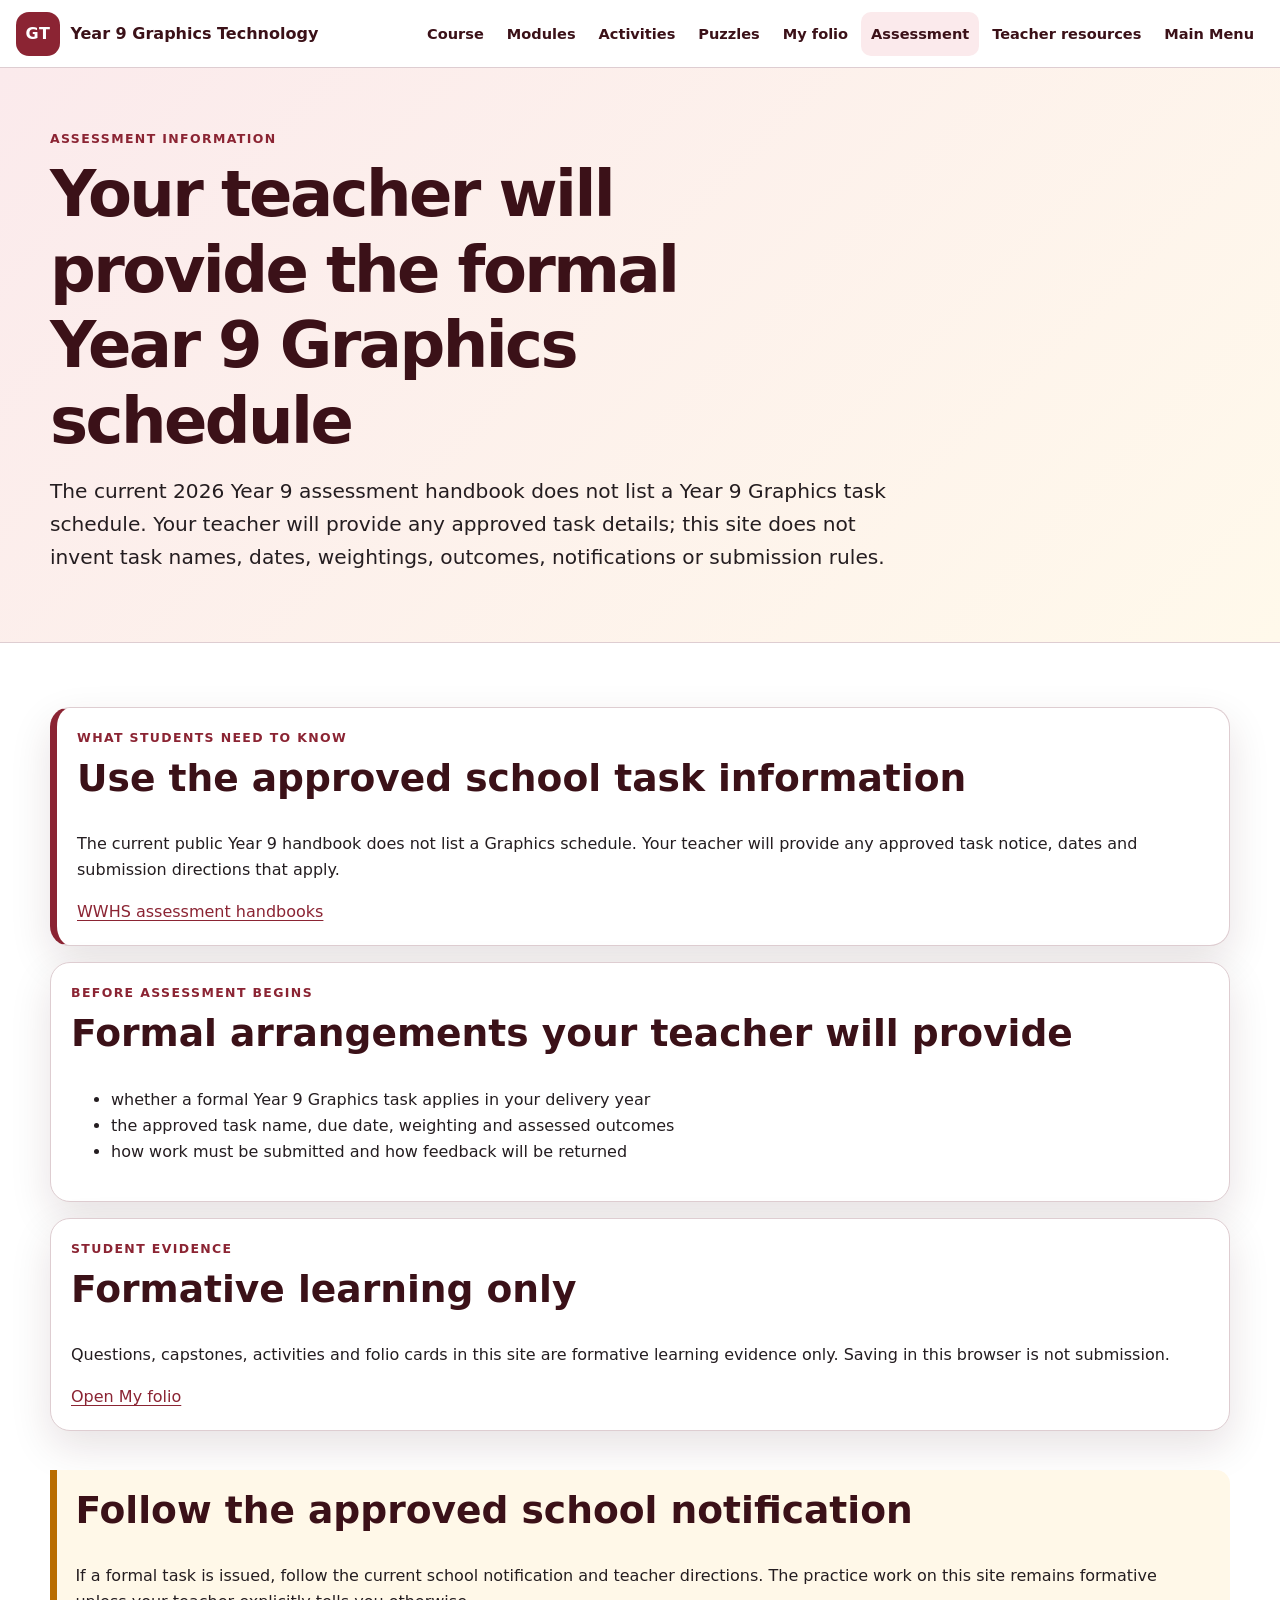
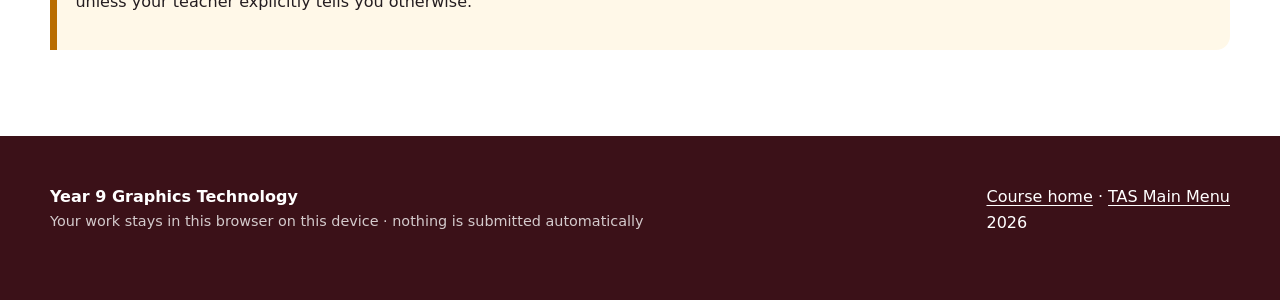
<file: assessment.html>
<!doctype html>
<html lang="en-AU">
<head>
  <meta charset="utf-8">
  <meta name="viewport" content="width=device-width, initial-scale=1">
  <meta name="description" content="Year 9 Graphics Technology course aligned to the Communication Technology 7–10 Syllabus (2025).">
  <title>Assessment | Year 9 Graphics Technology</title>
  <link rel="stylesheet" href="styles.css">
  <link rel="stylesheet" href="course-progress.css">
  <link rel="stylesheet" href="engine.css">
</head>
<body data-course-state="source-grounded-local-candidate" data-content-status="integrated-candidate">
  <a class="skip-link" href="#main">Skip to content</a>
  <header class="course-family-nav screen-only">
    <div class="course-family-nav__inner">
      <a class="course-family-nav__brand" href="index.html">
        <span class="course-family-nav__mark" aria-hidden="true">GT</span>
        <span>Year 9 Graphics Technology</span>
      </a>
      <nav class="course-family-nav__links" aria-label="Course navigation"><a href="index.html">Course</a><a href="index.html#modules">Modules</a><a href="activities.html">Activities</a><a href="puzzles.html">Puzzles</a><a href="folio.html">My folio</a><a aria-current="page" href="assessment.html">Assessment</a><a href="teacher-resources.html">Teacher resources</a><a href="https://stevencowell.github.io/Main-Page/">Main Menu</a></nav>
    </div>
  </header>
  <main id="main"><section class="page-hero">
  <div class="wrap">
    <p class="eyebrow">Assessment information</p>
    <h1>Your teacher will provide the formal Year 9 Graphics schedule</h1>
    <p class="lede">The current 2026 Year 9 assessment handbook does not list a Year 9 Graphics task schedule. Your teacher will provide any approved task details; this site does not invent task names, dates, weightings, outcomes, notifications or submission rules.</p>
  </div>
</section>
<section class="route-section">
  <div class="wrap teacher-grid">
    <article class="card assessment-source-gap">
      <p class="eyebrow">What students need to know</p>
      <h2>Use the approved school task information</h2>
      <p>The current public Year 9 handbook does not list a Graphics schedule. Your teacher will provide any approved task notice, dates and submission directions that apply.</p>
      <p><a href="https://sites.google.com/education.nsw.gov.au/wwhsstudentparentinformation/curriculum-information/assessment-handbooks">WWHS assessment handbooks</a></p>
    </article>
    <article class="card">
      <p class="eyebrow">Before assessment begins</p>
      <h2>Formal arrangements your teacher will provide</h2>
      <ul><li>whether a formal Year 9 Graphics task applies in your delivery year</li><li>the approved task name, due date, weighting and assessed outcomes</li><li>how work must be submitted and how feedback will be returned</li></ul>
    </article>
    <article class="card">
      <p class="eyebrow">Student evidence</p>
      <h2>Formative learning only</h2>
      <p>Questions, capstones, activities and folio cards in this site are formative learning evidence only. Saving in this browser is not submission.</p>
      <p><a href="folio.html">Open My folio</a></p>
    </article>
    <aside class="boundary-note">
      <h2>Follow the approved school notification</h2>
      <p>If a formal task is issued, follow the current school notification and teacher directions. The practice work on this site remains formative unless your teacher explicitly tells you otherwise.</p>
    </aside>
  </div>
</section></main>
  
  <dialog class="image-dialog" data-image-dialog aria-labelledby="image-dialog-caption">
    <div class="image-dialog__bar">
      <strong id="image-dialog-caption" data-image-dialog-caption>Teaching visual</strong>
      <button type="button" class="button secondary" data-image-dialog-close>Close larger image</button>
    </div>
    <img data-image-dialog-image alt="">
  </dialog>
  <footer class="footer">
    <div class="wrap footer-grid">
      <div>
        <strong>Year 9 Graphics Technology</strong>
        <p class="fine">Your work stays in this browser on this device · nothing is submitted automatically</p>
      </div>
      <p><a href="index.html">Course home</a> · <a href="https://stevencowell.github.io/Main-Page/">TAS Main Menu</a><br><span data-year></span></p>
    </div>
  </footer>
  <script src="course-data.js"></script>
  <script src="shared.js"></script>
  <script src="site-runtime.js"></script>
  <script src="course-progress.js"></script>
</body>
</html>
</file>
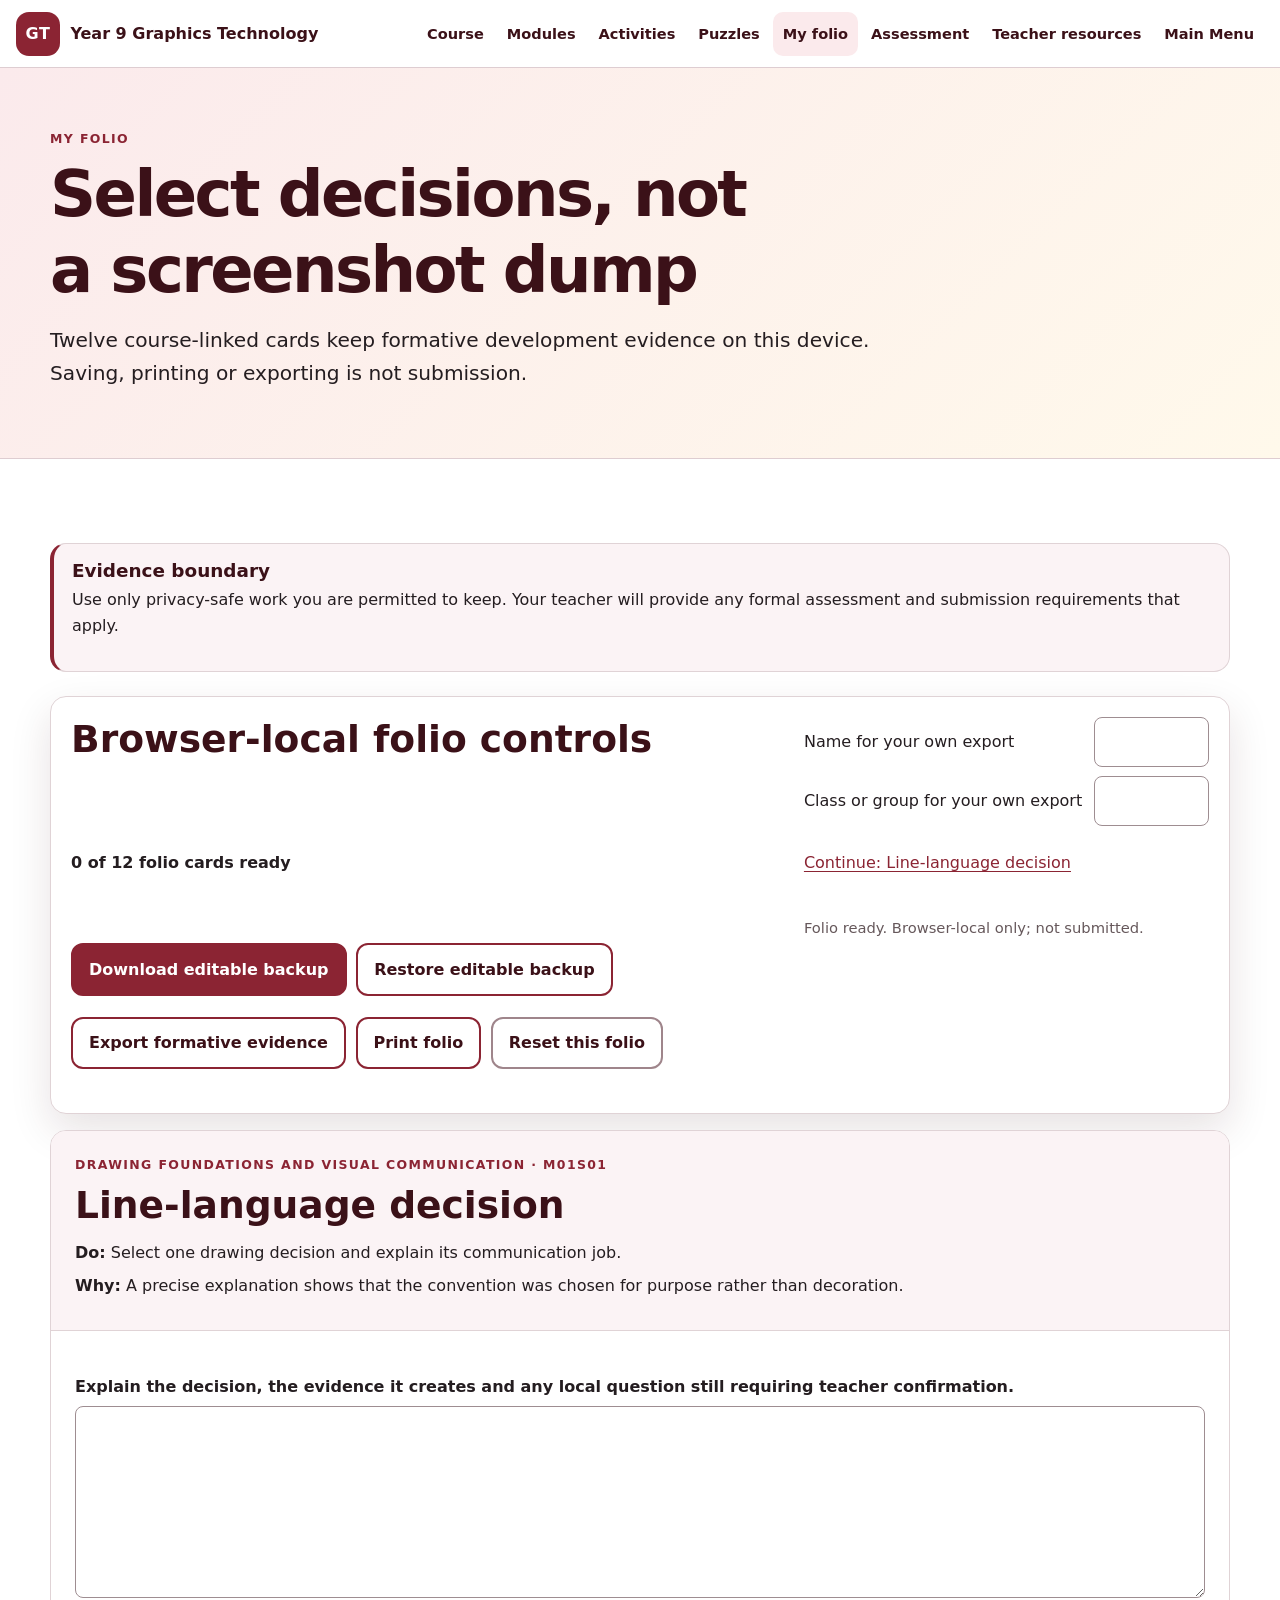
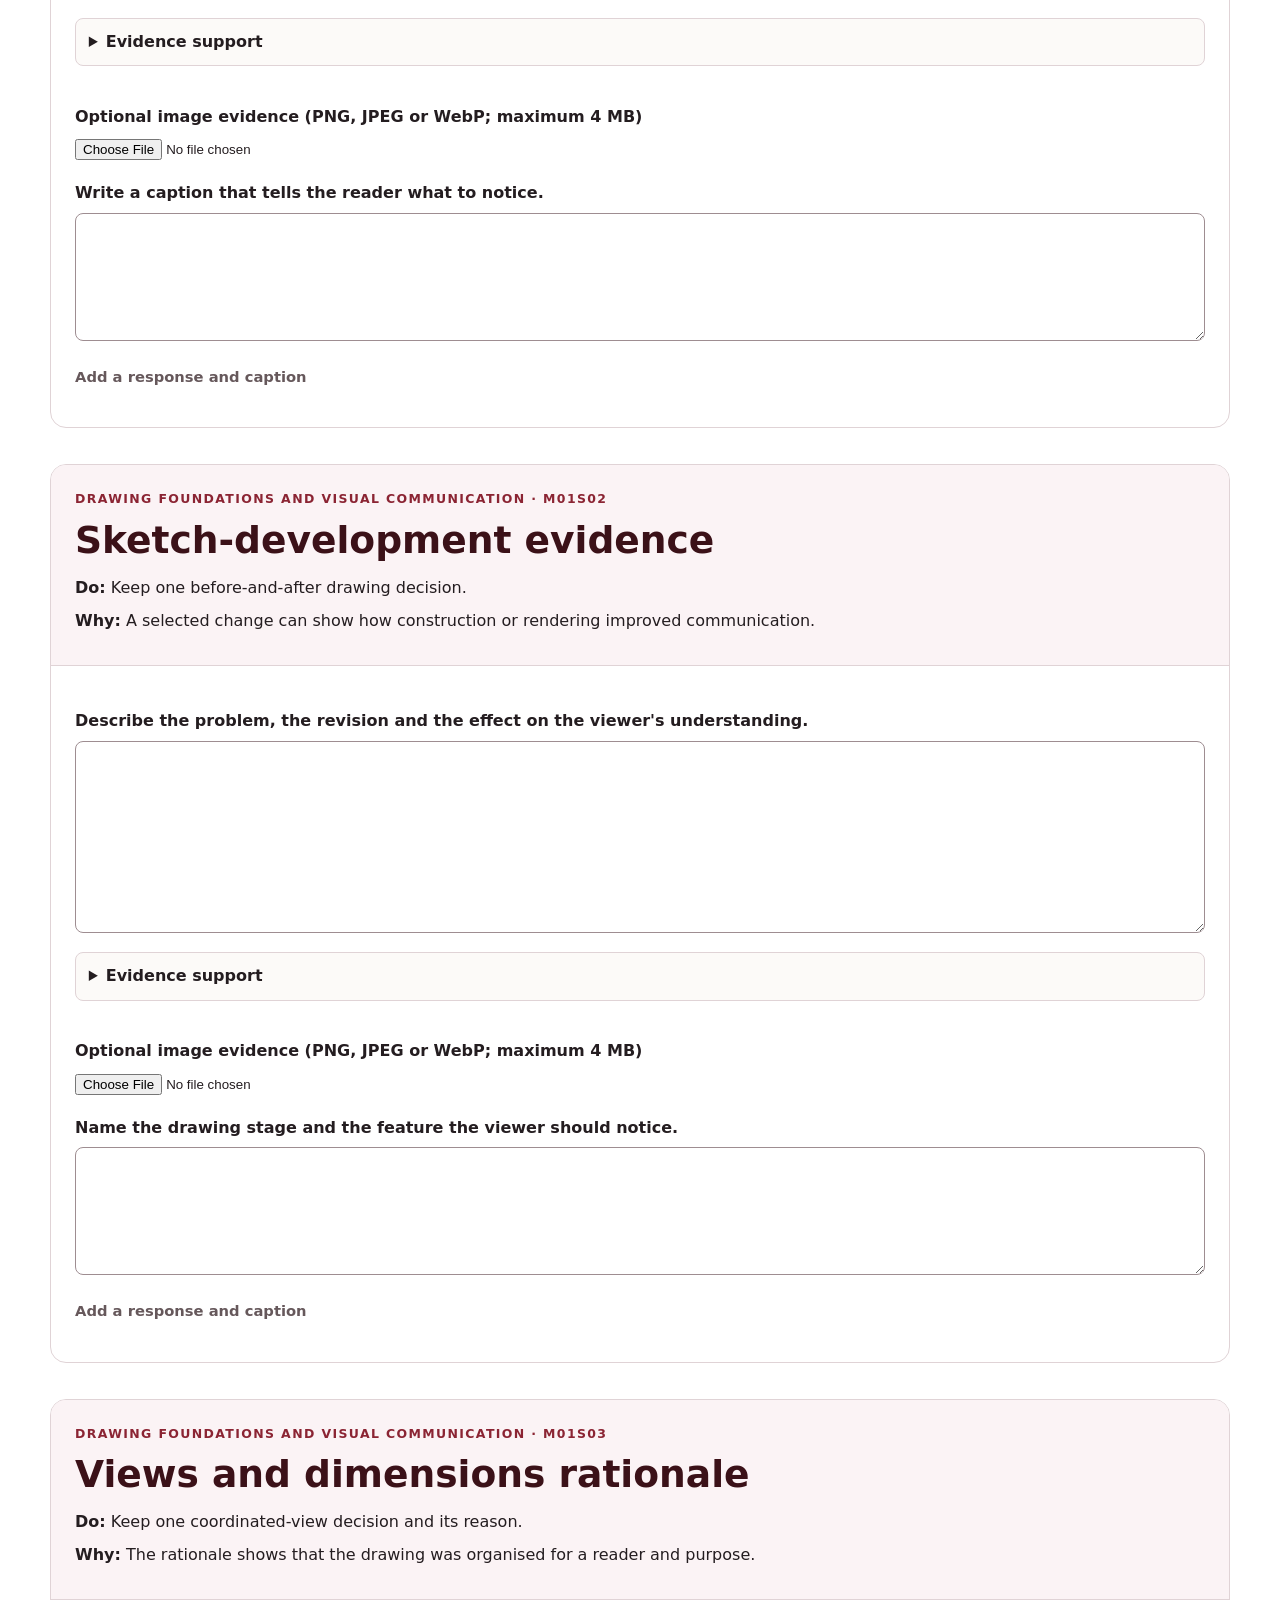
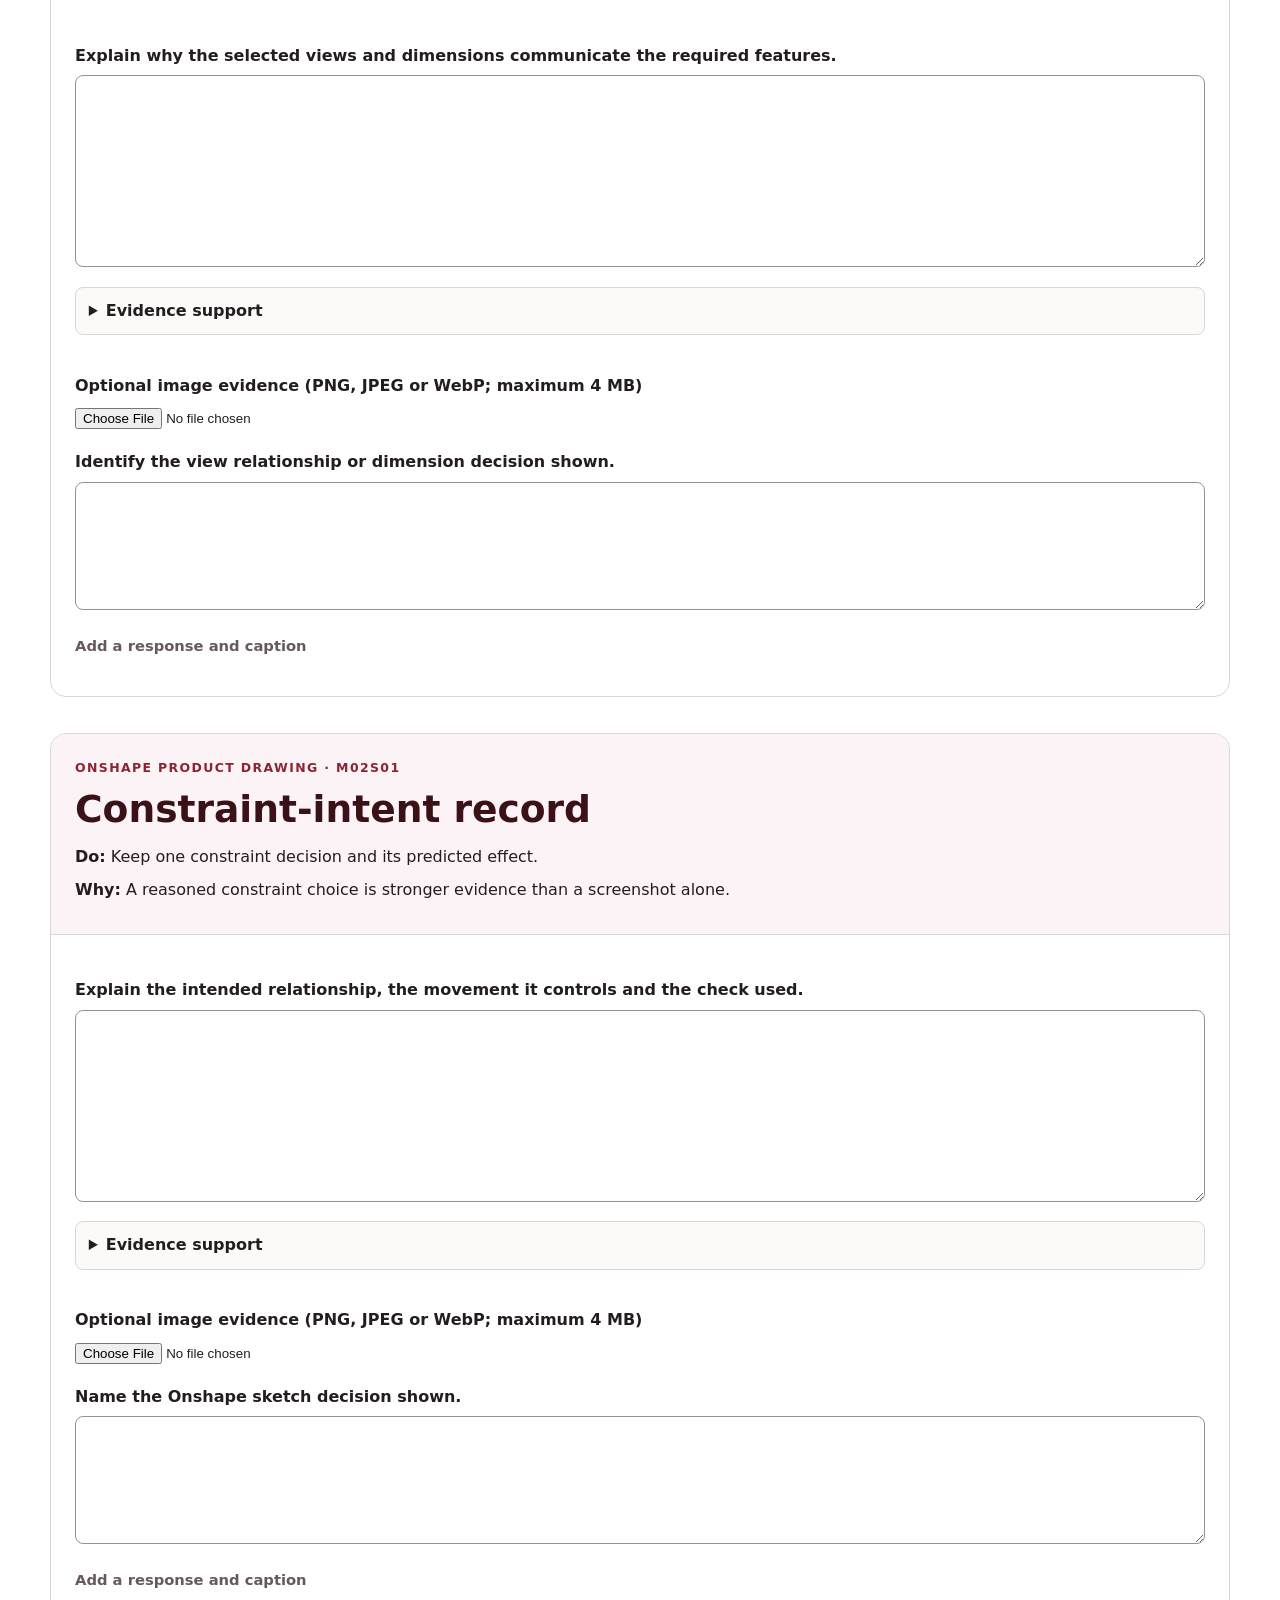
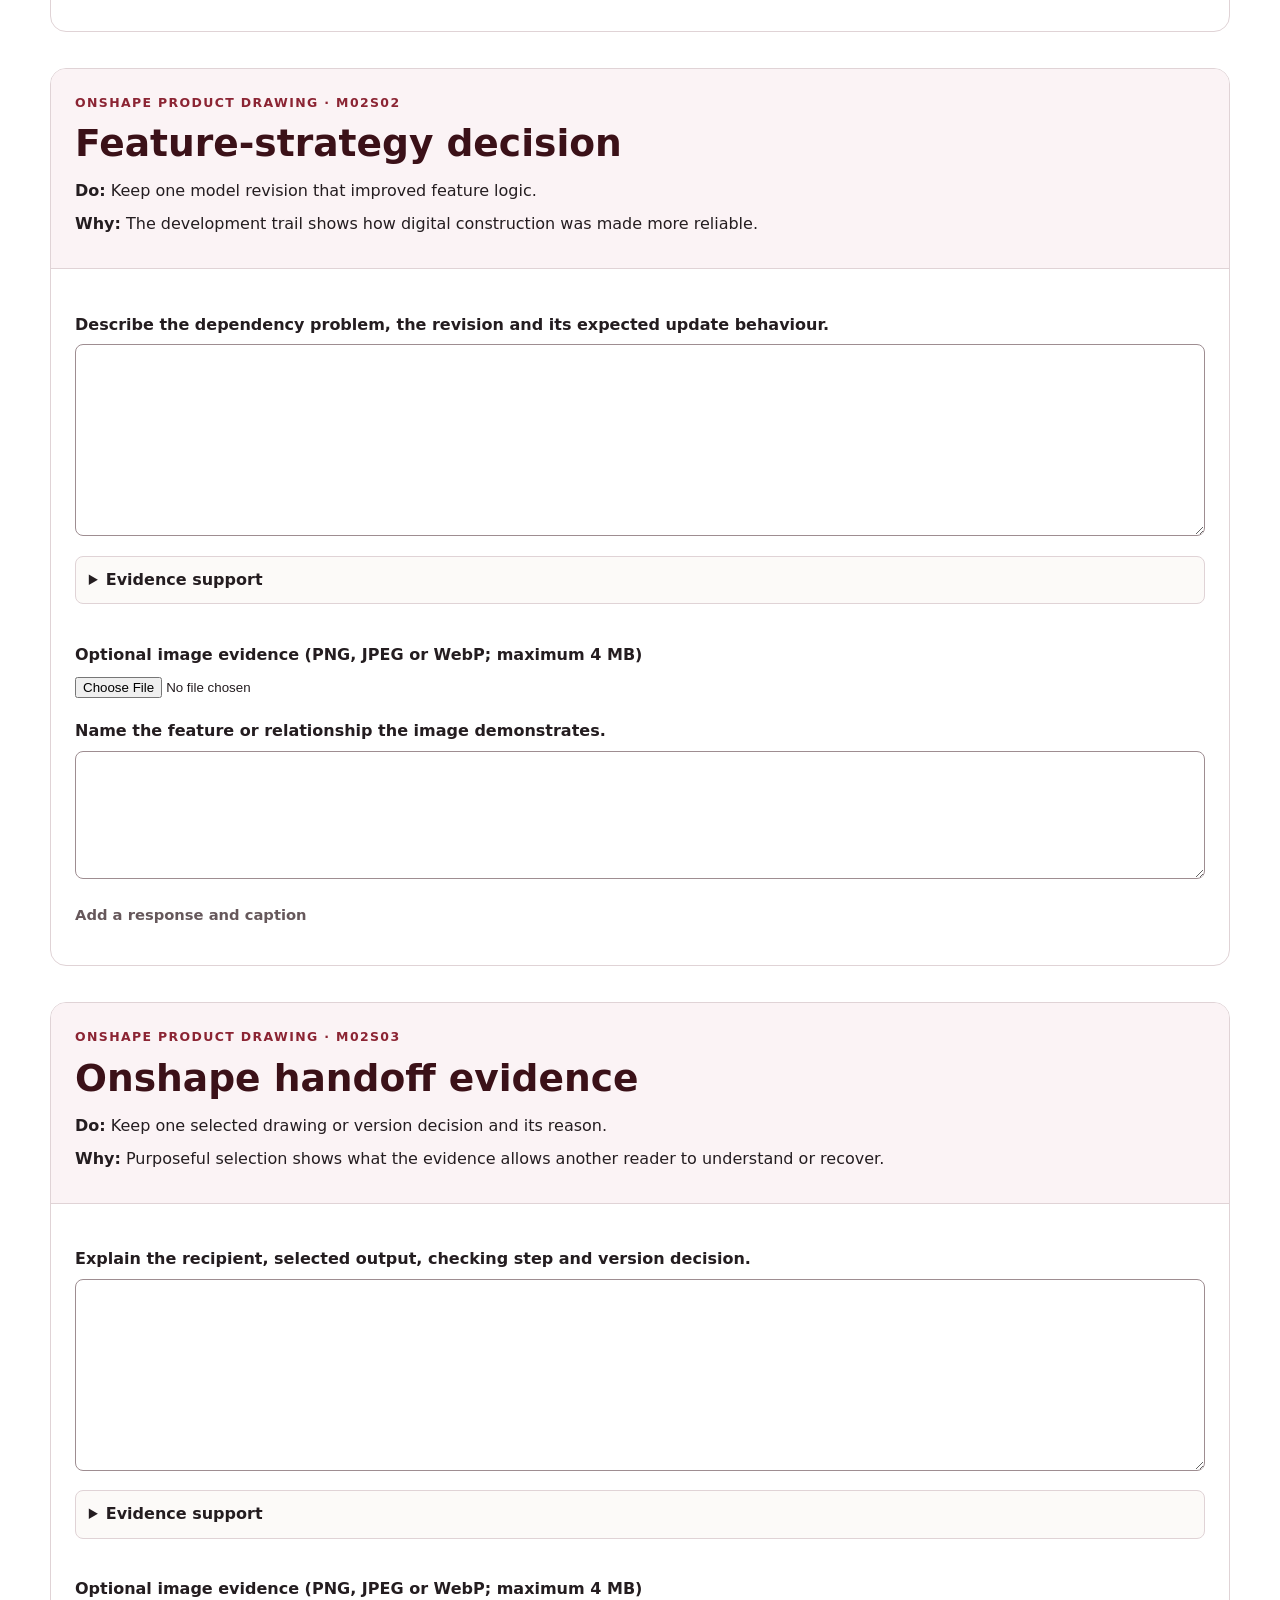
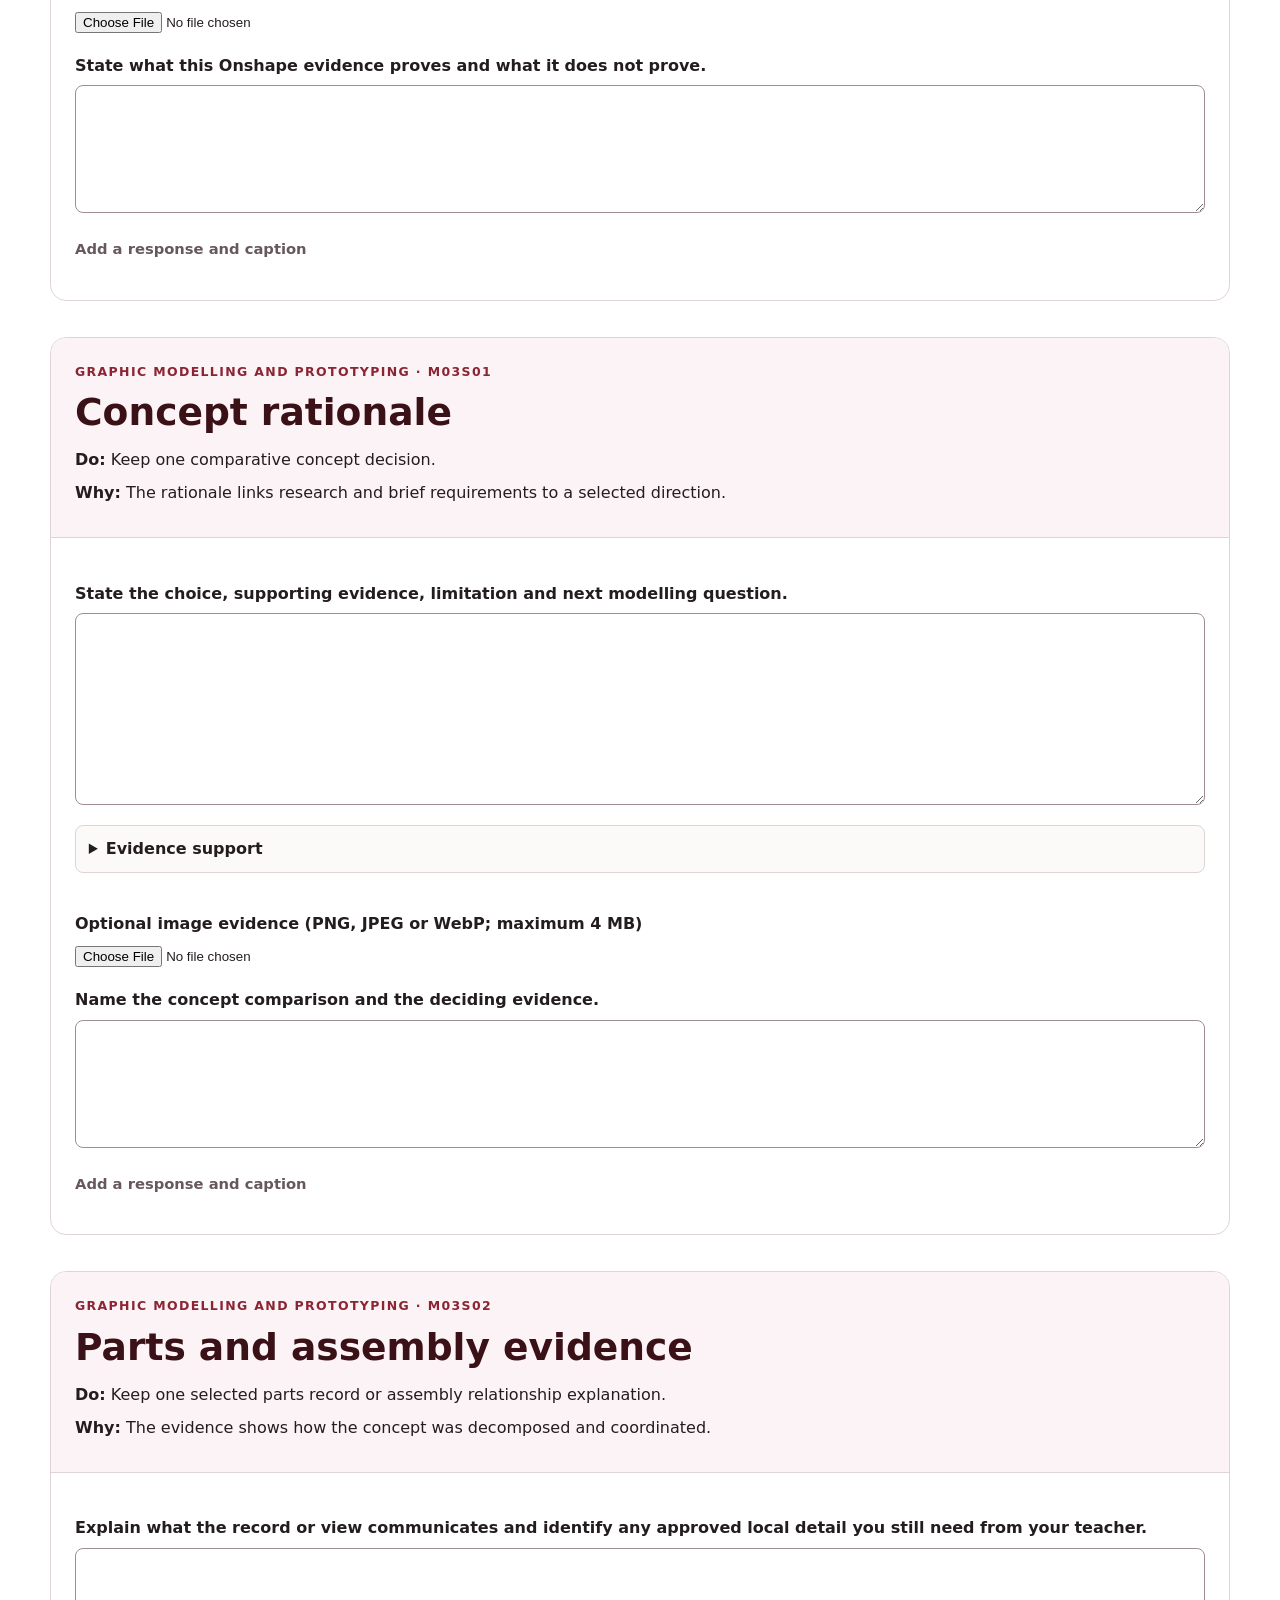
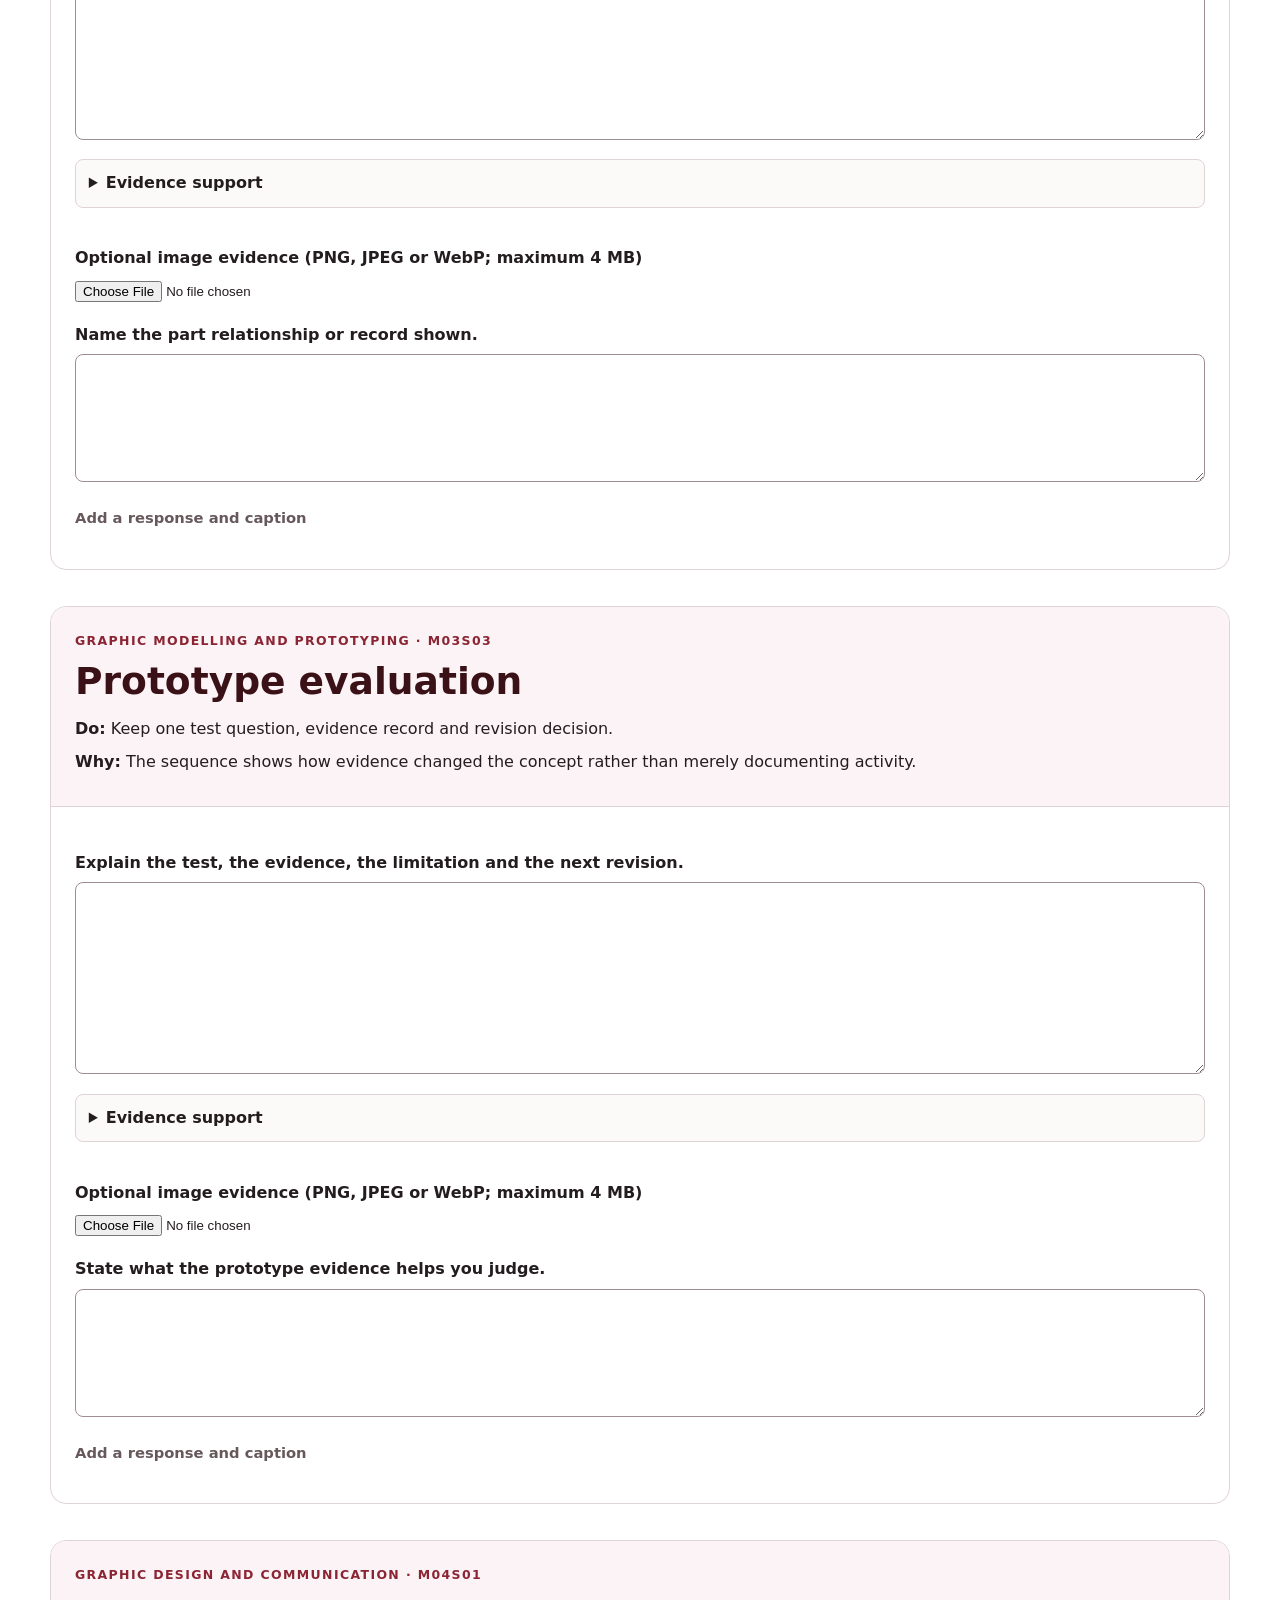
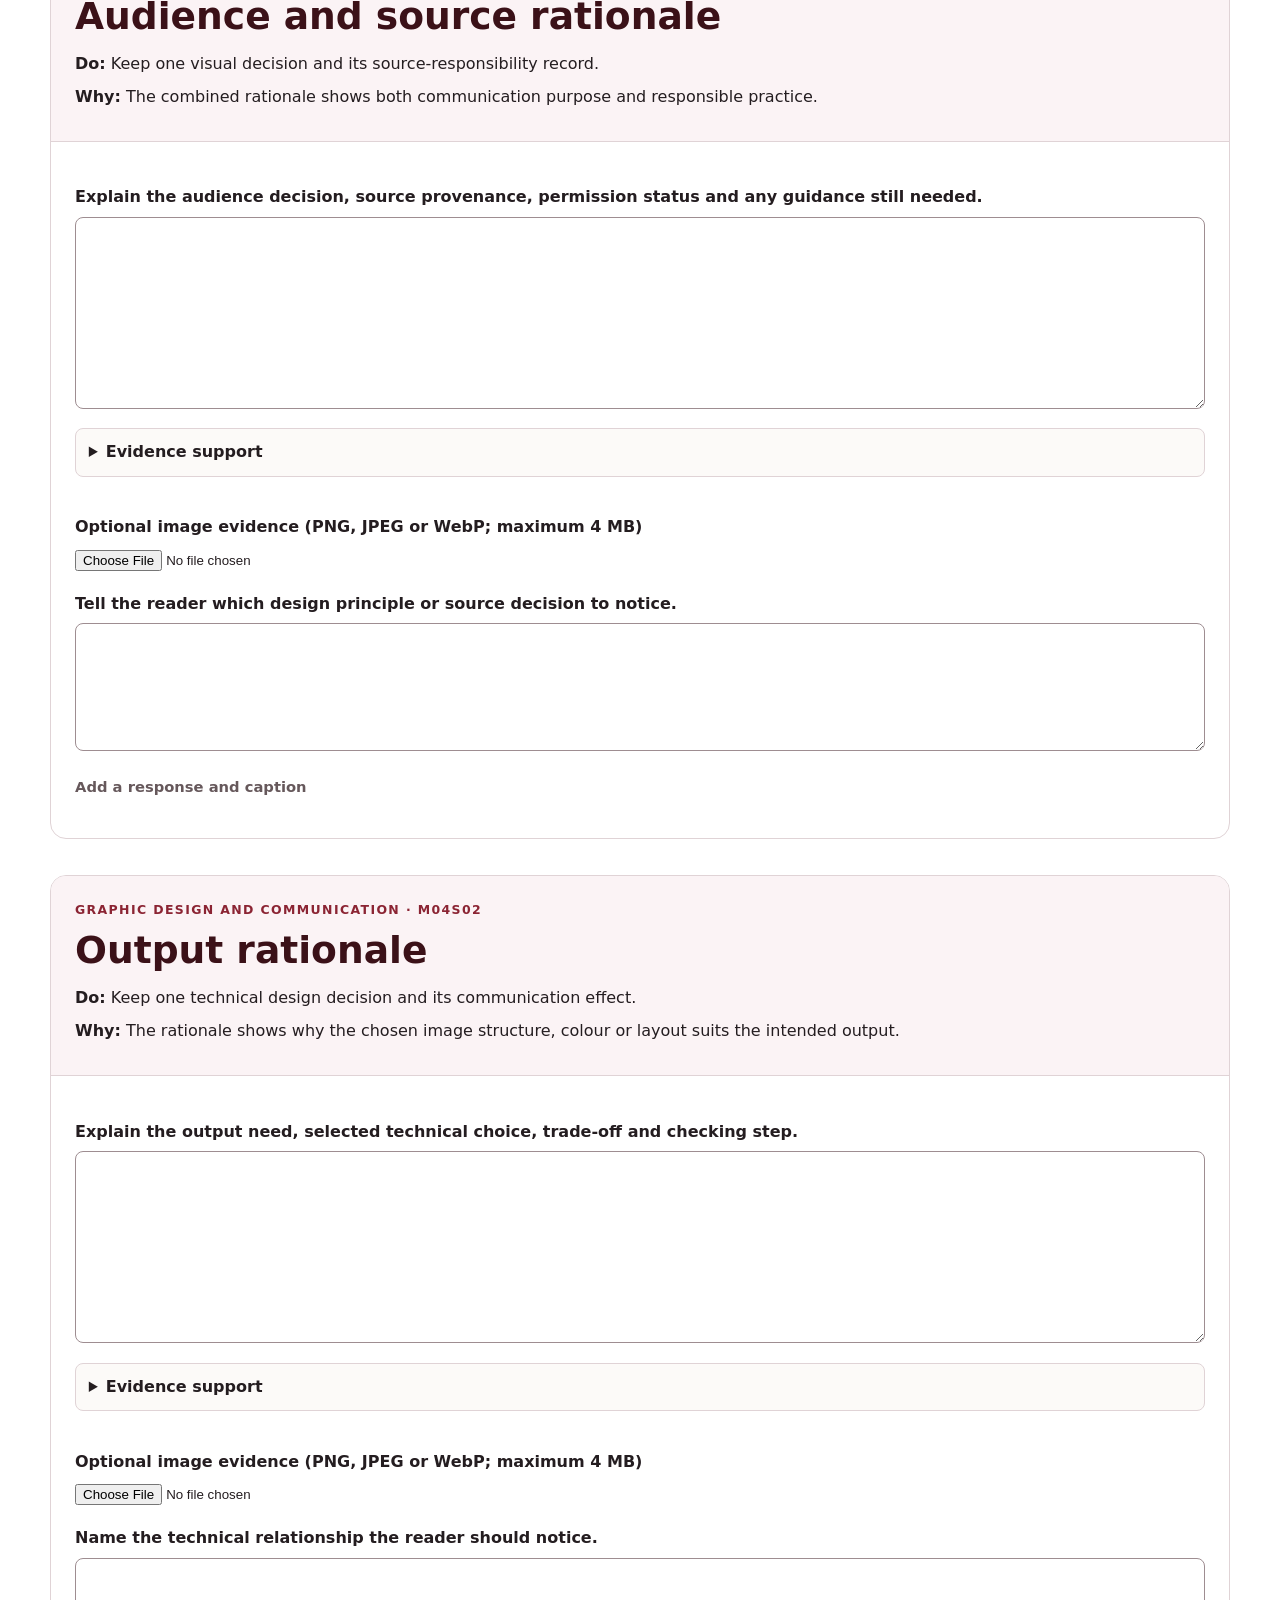
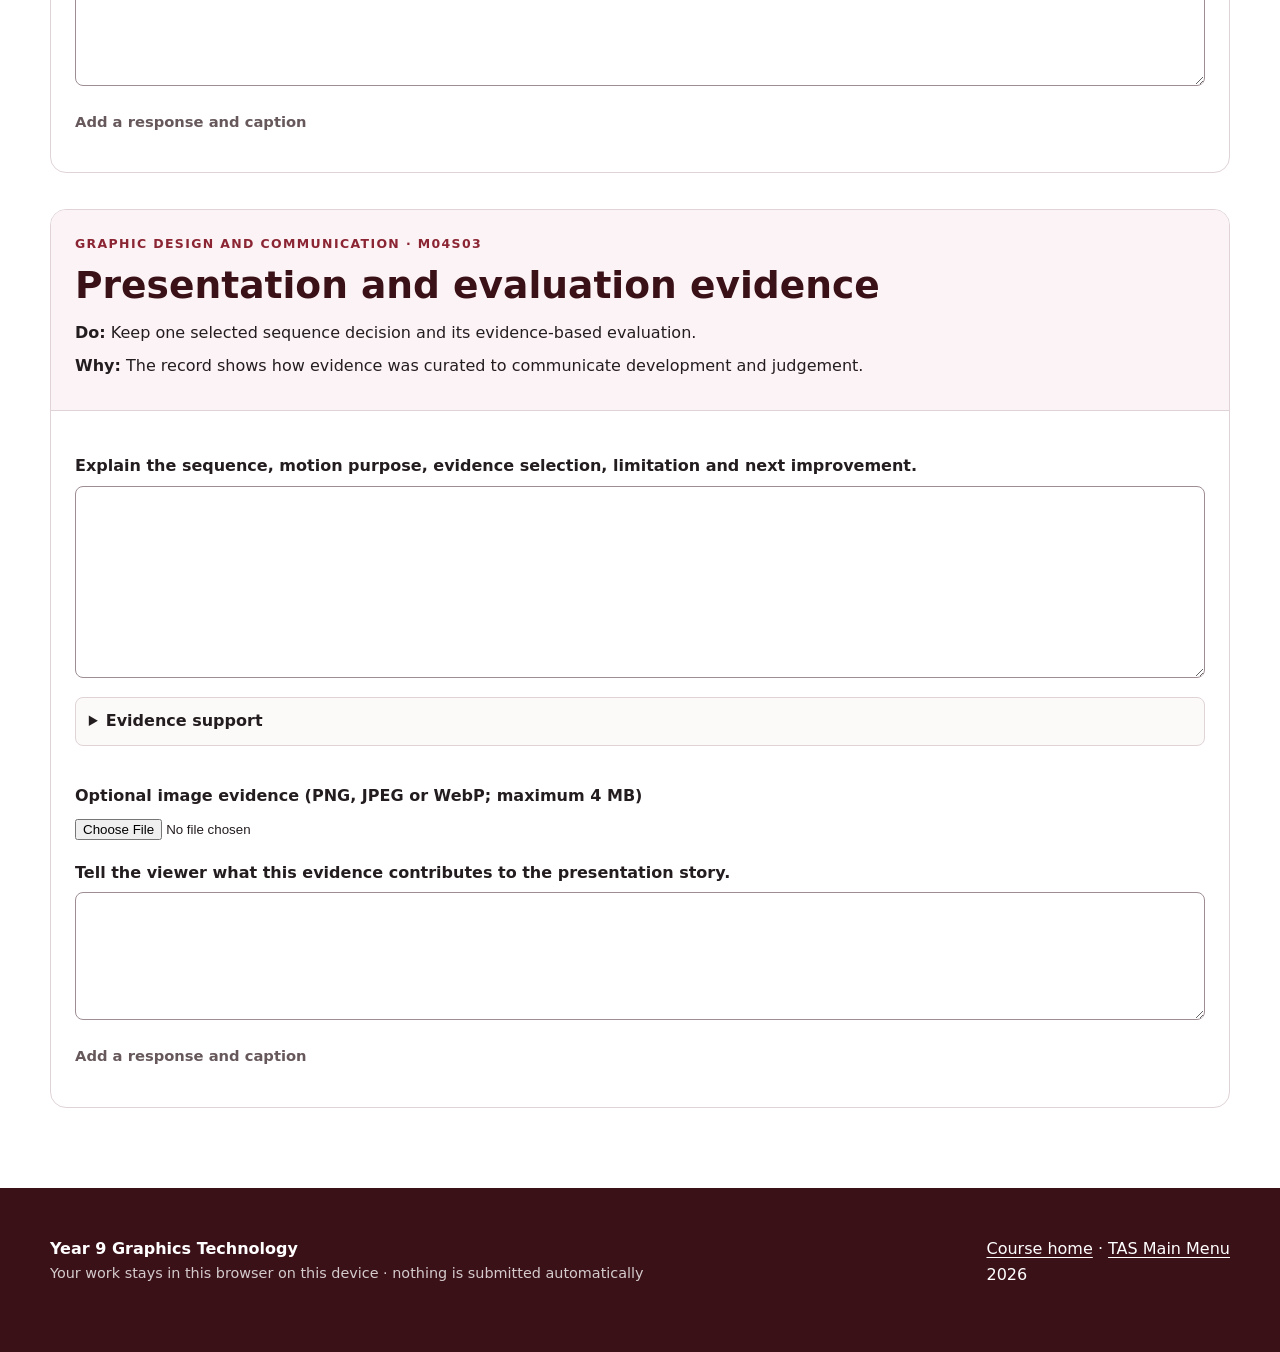
<file: folio.html>
<!doctype html>
<html lang="en-AU">
<head>
  <meta charset="utf-8">
  <meta name="viewport" content="width=device-width, initial-scale=1">
  <meta name="description" content="Year 9 Graphics Technology course aligned to the Communication Technology 7–10 Syllabus (2025).">
  <title>My folio | Year 9 Graphics Technology</title>
  <link rel="stylesheet" href="styles.css">
  <link rel="stylesheet" href="course-progress.css">
  <link rel="stylesheet" href="engine.css">
  <link rel="stylesheet" href="folio-styles.css">
</head>
<body data-course-state="source-grounded-local-candidate" data-content-status="integrated-candidate">
  <a class="skip-link" href="#main">Skip to content</a>
  <header class="course-family-nav screen-only">
    <div class="course-family-nav__inner">
      <a class="course-family-nav__brand" href="index.html">
        <span class="course-family-nav__mark" aria-hidden="true">GT</span>
        <span>Year 9 Graphics Technology</span>
      </a>
      <nav class="course-family-nav__links" aria-label="Course navigation"><a href="index.html">Course</a><a href="index.html#modules">Modules</a><a href="activities.html">Activities</a><a href="puzzles.html">Puzzles</a><a aria-current="page" href="folio.html">My folio</a><a href="assessment.html">Assessment</a><a href="teacher-resources.html">Teacher resources</a><a href="https://stevencowell.github.io/Main-Page/">Main Menu</a></nav>
    </div>
  </header>
  <main id="main"><section class="page-hero">
  <div class="wrap">
    <p class="eyebrow">My folio</p>
    <h1 id="folio-title">Select decisions, not a screenshot dump</h1>
    <p class="lede">Twelve course-linked cards keep formative development evidence on this device. Saving, printing or exporting is not submission.</p>
  </div>
</section>
<section class="route-section" data-folio-root>
  <div class="wrap">
    <aside class="folio-orientation boundary-note">
      <h2>Evidence boundary</h2>
      <p>Use only privacy-safe work you are permitted to keep. Your teacher will provide any formal assessment and submission requirements that apply.</p>
    </aside>
    <section class="folio-dashboard card" aria-labelledby="folio-dashboard-title">
      <h2 id="folio-dashboard-title">Browser-local folio controls</h2>
      <div class="folio-details">
        <label for="folio-name">Name for your own export</label>
        <input id="folio-name" type="text" data-folio-name autocomplete="name">
        <label for="folio-class">Class or group for your own export</label>
        <input id="folio-class" type="text" data-folio-class>
      </div>
      <p><strong data-folio-progress>0 of 12 folio cards ready</strong></p>
      <p><a data-folio-next href="#folio-m01s01-line-language">Continue the first folio card</a></p>
      <div class="folio-tools screen-only">
        <button type="button" class="button" data-folio-backup>Download editable backup</button>
        <button type="button" class="button secondary" data-folio-restore>Restore editable backup</button>
        <input type="file" accept="application/json" data-folio-restore-input hidden>
        <button type="button" class="button secondary" data-folio-export>Export formative evidence</button>
        <button type="button" class="button secondary" data-folio-print>Print folio</button>
        <button type="button" class="button quiet" data-folio-reset>Reset this folio</button>
      </div>
      <p class="save-status" data-folio-save-status role="status" aria-live="polite"></p>
    </section>
    <div class="folio-grid"><article class="folio-card" id="folio-m01s01-line-language" data-folio-card="folio-m01s01-line-language">
  <header class="folio-card__header">
    <p class="eyebrow">Drawing Foundations and Visual Communication · M01S01</p>
    <h2>Line-language decision</h2>
    
    <p class="folio-card__action"><strong>Do:</strong> Select one drawing decision and explain its communication job.</p>
    <p class="folio-card__why"><strong>Why:</strong> A precise explanation shows that the convention was chosen for purpose rather than decoration.</p>
  </header>
  <div class="folio-card__body">
    <label for="folio-m01s01-line-language-response">Explain the decision, the evidence it creates and any local question still requiring teacher confirmation.</label>
    <textarea id="folio-m01s01-line-language-response" data-folio-response="folio-m01s01-line-language" rows="7"></textarea>
    <div class="folio-print-value" data-folio-print-response="folio-m01s01-line-language"></div>
    <details class="folio-support"><summary>Evidence support</summary><p>Use a selected development decision, explain what it shows and note any approved local detail you still need from your teacher.</p></details>
    <div class="folio-image-control">
      <label for="folio-m01s01-line-language-image">Optional image evidence (PNG, JPEG or WebP; maximum 4 MB)</label>
      <input id="folio-m01s01-line-language-image" type="file" accept="image/png,image/jpeg,image/webp" data-folio-image="folio-m01s01-line-language">
      <div class="folio-image-preview" data-image-preview="folio-m01s01-line-language"></div>
    </div>
    <label for="folio-m01s01-line-language-caption">Write a caption that tells the reader what to notice.</label>
    <textarea id="folio-m01s01-line-language-caption" data-folio-caption="folio-m01s01-line-language" rows="3"></textarea>
    <div class="folio-print-value" data-folio-print-caption="folio-m01s01-line-language"></div>
    <p class="folio-card__status" data-card-status="folio-m01s01-line-language"></p>
  </div>
</article><article class="folio-card" id="folio-m01s02-sketch-development" data-folio-card="folio-m01s02-sketch-development">
  <header class="folio-card__header">
    <p class="eyebrow">Drawing Foundations and Visual Communication · M01S02</p>
    <h2>Sketch-development evidence</h2>
    
    <p class="folio-card__action"><strong>Do:</strong> Keep one before-and-after drawing decision.</p>
    <p class="folio-card__why"><strong>Why:</strong> A selected change can show how construction or rendering improved communication.</p>
  </header>
  <div class="folio-card__body">
    <label for="folio-m01s02-sketch-development-response">Describe the problem, the revision and the effect on the viewer&#x27;s understanding.</label>
    <textarea id="folio-m01s02-sketch-development-response" data-folio-response="folio-m01s02-sketch-development" rows="7"></textarea>
    <div class="folio-print-value" data-folio-print-response="folio-m01s02-sketch-development"></div>
    <details class="folio-support"><summary>Evidence support</summary><p>Use a selected development decision, explain what it shows and note any approved local detail you still need from your teacher.</p></details>
    <div class="folio-image-control">
      <label for="folio-m01s02-sketch-development-image">Optional image evidence (PNG, JPEG or WebP; maximum 4 MB)</label>
      <input id="folio-m01s02-sketch-development-image" type="file" accept="image/png,image/jpeg,image/webp" data-folio-image="folio-m01s02-sketch-development">
      <div class="folio-image-preview" data-image-preview="folio-m01s02-sketch-development"></div>
    </div>
    <label for="folio-m01s02-sketch-development-caption">Name the drawing stage and the feature the viewer should notice.</label>
    <textarea id="folio-m01s02-sketch-development-caption" data-folio-caption="folio-m01s02-sketch-development" rows="3"></textarea>
    <div class="folio-print-value" data-folio-print-caption="folio-m01s02-sketch-development"></div>
    <p class="folio-card__status" data-card-status="folio-m01s02-sketch-development"></p>
  </div>
</article><article class="folio-card" id="folio-m01s03-views-dimensions" data-folio-card="folio-m01s03-views-dimensions">
  <header class="folio-card__header">
    <p class="eyebrow">Drawing Foundations and Visual Communication · M01S03</p>
    <h2>Views and dimensions rationale</h2>
    
    <p class="folio-card__action"><strong>Do:</strong> Keep one coordinated-view decision and its reason.</p>
    <p class="folio-card__why"><strong>Why:</strong> The rationale shows that the drawing was organised for a reader and purpose.</p>
  </header>
  <div class="folio-card__body">
    <label for="folio-m01s03-views-dimensions-response">Explain why the selected views and dimensions communicate the required features.</label>
    <textarea id="folio-m01s03-views-dimensions-response" data-folio-response="folio-m01s03-views-dimensions" rows="7"></textarea>
    <div class="folio-print-value" data-folio-print-response="folio-m01s03-views-dimensions"></div>
    <details class="folio-support"><summary>Evidence support</summary><p>Use a selected development decision, explain what it shows and note any approved local detail you still need from your teacher.</p></details>
    <div class="folio-image-control">
      <label for="folio-m01s03-views-dimensions-image">Optional image evidence (PNG, JPEG or WebP; maximum 4 MB)</label>
      <input id="folio-m01s03-views-dimensions-image" type="file" accept="image/png,image/jpeg,image/webp" data-folio-image="folio-m01s03-views-dimensions">
      <div class="folio-image-preview" data-image-preview="folio-m01s03-views-dimensions"></div>
    </div>
    <label for="folio-m01s03-views-dimensions-caption">Identify the view relationship or dimension decision shown.</label>
    <textarea id="folio-m01s03-views-dimensions-caption" data-folio-caption="folio-m01s03-views-dimensions" rows="3"></textarea>
    <div class="folio-print-value" data-folio-print-caption="folio-m01s03-views-dimensions"></div>
    <p class="folio-card__status" data-card-status="folio-m01s03-views-dimensions"></p>
  </div>
</article><article class="folio-card" id="folio-m02s01-constraint-intent" data-folio-card="folio-m02s01-constraint-intent">
  <header class="folio-card__header">
    <p class="eyebrow">Onshape Product Drawing · M02S01</p>
    <h2>Constraint-intent record</h2>
    
    <p class="folio-card__action"><strong>Do:</strong> Keep one constraint decision and its predicted effect.</p>
    <p class="folio-card__why"><strong>Why:</strong> A reasoned constraint choice is stronger evidence than a screenshot alone.</p>
  </header>
  <div class="folio-card__body">
    <label for="folio-m02s01-constraint-intent-response">Explain the intended relationship, the movement it controls and the check used.</label>
    <textarea id="folio-m02s01-constraint-intent-response" data-folio-response="folio-m02s01-constraint-intent" rows="7"></textarea>
    <div class="folio-print-value" data-folio-print-response="folio-m02s01-constraint-intent"></div>
    <details class="folio-support"><summary>Evidence support</summary><p>Use a selected development decision, explain what it shows and note any approved local detail you still need from your teacher.</p></details>
    <div class="folio-image-control">
      <label for="folio-m02s01-constraint-intent-image">Optional image evidence (PNG, JPEG or WebP; maximum 4 MB)</label>
      <input id="folio-m02s01-constraint-intent-image" type="file" accept="image/png,image/jpeg,image/webp" data-folio-image="folio-m02s01-constraint-intent">
      <div class="folio-image-preview" data-image-preview="folio-m02s01-constraint-intent"></div>
    </div>
    <label for="folio-m02s01-constraint-intent-caption">Name the Onshape sketch decision shown.</label>
    <textarea id="folio-m02s01-constraint-intent-caption" data-folio-caption="folio-m02s01-constraint-intent" rows="3"></textarea>
    <div class="folio-print-value" data-folio-print-caption="folio-m02s01-constraint-intent"></div>
    <p class="folio-card__status" data-card-status="folio-m02s01-constraint-intent"></p>
  </div>
</article><article class="folio-card" id="folio-m02s02-feature-decision" data-folio-card="folio-m02s02-feature-decision">
  <header class="folio-card__header">
    <p class="eyebrow">Onshape Product Drawing · M02S02</p>
    <h2>Feature-strategy decision</h2>
    
    <p class="folio-card__action"><strong>Do:</strong> Keep one model revision that improved feature logic.</p>
    <p class="folio-card__why"><strong>Why:</strong> The development trail shows how digital construction was made more reliable.</p>
  </header>
  <div class="folio-card__body">
    <label for="folio-m02s02-feature-decision-response">Describe the dependency problem, the revision and its expected update behaviour.</label>
    <textarea id="folio-m02s02-feature-decision-response" data-folio-response="folio-m02s02-feature-decision" rows="7"></textarea>
    <div class="folio-print-value" data-folio-print-response="folio-m02s02-feature-decision"></div>
    <details class="folio-support"><summary>Evidence support</summary><p>Use a selected development decision, explain what it shows and note any approved local detail you still need from your teacher.</p></details>
    <div class="folio-image-control">
      <label for="folio-m02s02-feature-decision-image">Optional image evidence (PNG, JPEG or WebP; maximum 4 MB)</label>
      <input id="folio-m02s02-feature-decision-image" type="file" accept="image/png,image/jpeg,image/webp" data-folio-image="folio-m02s02-feature-decision">
      <div class="folio-image-preview" data-image-preview="folio-m02s02-feature-decision"></div>
    </div>
    <label for="folio-m02s02-feature-decision-caption">Name the feature or relationship the image demonstrates.</label>
    <textarea id="folio-m02s02-feature-decision-caption" data-folio-caption="folio-m02s02-feature-decision" rows="3"></textarea>
    <div class="folio-print-value" data-folio-print-caption="folio-m02s02-feature-decision"></div>
    <p class="folio-card__status" data-card-status="folio-m02s02-feature-decision"></p>
  </div>
</article><article class="folio-card" id="folio-m02s03-onshape-handoff" data-folio-card="folio-m02s03-onshape-handoff">
  <header class="folio-card__header">
    <p class="eyebrow">Onshape Product Drawing · M02S03</p>
    <h2>Onshape handoff evidence</h2>
    
    <p class="folio-card__action"><strong>Do:</strong> Keep one selected drawing or version decision and its reason.</p>
    <p class="folio-card__why"><strong>Why:</strong> Purposeful selection shows what the evidence allows another reader to understand or recover.</p>
  </header>
  <div class="folio-card__body">
    <label for="folio-m02s03-onshape-handoff-response">Explain the recipient, selected output, checking step and version decision.</label>
    <textarea id="folio-m02s03-onshape-handoff-response" data-folio-response="folio-m02s03-onshape-handoff" rows="7"></textarea>
    <div class="folio-print-value" data-folio-print-response="folio-m02s03-onshape-handoff"></div>
    <details class="folio-support"><summary>Evidence support</summary><p>Use a selected development decision, explain what it shows and note any approved local detail you still need from your teacher.</p></details>
    <div class="folio-image-control">
      <label for="folio-m02s03-onshape-handoff-image">Optional image evidence (PNG, JPEG or WebP; maximum 4 MB)</label>
      <input id="folio-m02s03-onshape-handoff-image" type="file" accept="image/png,image/jpeg,image/webp" data-folio-image="folio-m02s03-onshape-handoff">
      <div class="folio-image-preview" data-image-preview="folio-m02s03-onshape-handoff"></div>
    </div>
    <label for="folio-m02s03-onshape-handoff-caption">State what this Onshape evidence proves and what it does not prove.</label>
    <textarea id="folio-m02s03-onshape-handoff-caption" data-folio-caption="folio-m02s03-onshape-handoff" rows="3"></textarea>
    <div class="folio-print-value" data-folio-print-caption="folio-m02s03-onshape-handoff"></div>
    <p class="folio-card__status" data-card-status="folio-m02s03-onshape-handoff"></p>
  </div>
</article><article class="folio-card" id="folio-m03s01-concept-rationale" data-folio-card="folio-m03s01-concept-rationale">
  <header class="folio-card__header">
    <p class="eyebrow">Graphic Modelling and Prototyping · M03S01</p>
    <h2>Concept rationale</h2>
    
    <p class="folio-card__action"><strong>Do:</strong> Keep one comparative concept decision.</p>
    <p class="folio-card__why"><strong>Why:</strong> The rationale links research and brief requirements to a selected direction.</p>
  </header>
  <div class="folio-card__body">
    <label for="folio-m03s01-concept-rationale-response">State the choice, supporting evidence, limitation and next modelling question.</label>
    <textarea id="folio-m03s01-concept-rationale-response" data-folio-response="folio-m03s01-concept-rationale" rows="7"></textarea>
    <div class="folio-print-value" data-folio-print-response="folio-m03s01-concept-rationale"></div>
    <details class="folio-support"><summary>Evidence support</summary><p>Use a selected development decision, explain what it shows and note any approved local detail you still need from your teacher.</p></details>
    <div class="folio-image-control">
      <label for="folio-m03s01-concept-rationale-image">Optional image evidence (PNG, JPEG or WebP; maximum 4 MB)</label>
      <input id="folio-m03s01-concept-rationale-image" type="file" accept="image/png,image/jpeg,image/webp" data-folio-image="folio-m03s01-concept-rationale">
      <div class="folio-image-preview" data-image-preview="folio-m03s01-concept-rationale"></div>
    </div>
    <label for="folio-m03s01-concept-rationale-caption">Name the concept comparison and the deciding evidence.</label>
    <textarea id="folio-m03s01-concept-rationale-caption" data-folio-caption="folio-m03s01-concept-rationale" rows="3"></textarea>
    <div class="folio-print-value" data-folio-print-caption="folio-m03s01-concept-rationale"></div>
    <p class="folio-card__status" data-card-status="folio-m03s01-concept-rationale"></p>
  </div>
</article><article class="folio-card" id="folio-m03s02-parts-assembly" data-folio-card="folio-m03s02-parts-assembly">
  <header class="folio-card__header">
    <p class="eyebrow">Graphic Modelling and Prototyping · M03S02</p>
    <h2>Parts and assembly evidence</h2>
    
    <p class="folio-card__action"><strong>Do:</strong> Keep one selected parts record or assembly relationship explanation.</p>
    <p class="folio-card__why"><strong>Why:</strong> The evidence shows how the concept was decomposed and coordinated.</p>
  </header>
  <div class="folio-card__body">
    <label for="folio-m03s02-parts-assembly-response">Explain what the record or view communicates and identify any approved local detail you still need from your teacher.</label>
    <textarea id="folio-m03s02-parts-assembly-response" data-folio-response="folio-m03s02-parts-assembly" rows="7"></textarea>
    <div class="folio-print-value" data-folio-print-response="folio-m03s02-parts-assembly"></div>
    <details class="folio-support"><summary>Evidence support</summary><p>Use a selected development decision, explain what it shows and note any approved local detail you still need from your teacher.</p></details>
    <div class="folio-image-control">
      <label for="folio-m03s02-parts-assembly-image">Optional image evidence (PNG, JPEG or WebP; maximum 4 MB)</label>
      <input id="folio-m03s02-parts-assembly-image" type="file" accept="image/png,image/jpeg,image/webp" data-folio-image="folio-m03s02-parts-assembly">
      <div class="folio-image-preview" data-image-preview="folio-m03s02-parts-assembly"></div>
    </div>
    <label for="folio-m03s02-parts-assembly-caption">Name the part relationship or record shown.</label>
    <textarea id="folio-m03s02-parts-assembly-caption" data-folio-caption="folio-m03s02-parts-assembly" rows="3"></textarea>
    <div class="folio-print-value" data-folio-print-caption="folio-m03s02-parts-assembly"></div>
    <p class="folio-card__status" data-card-status="folio-m03s02-parts-assembly"></p>
  </div>
</article><article class="folio-card" id="folio-m03s03-prototype-evaluation" data-folio-card="folio-m03s03-prototype-evaluation">
  <header class="folio-card__header">
    <p class="eyebrow">Graphic Modelling and Prototyping · M03S03</p>
    <h2>Prototype evaluation</h2>
    
    <p class="folio-card__action"><strong>Do:</strong> Keep one test question, evidence record and revision decision.</p>
    <p class="folio-card__why"><strong>Why:</strong> The sequence shows how evidence changed the concept rather than merely documenting activity.</p>
  </header>
  <div class="folio-card__body">
    <label for="folio-m03s03-prototype-evaluation-response">Explain the test, the evidence, the limitation and the next revision.</label>
    <textarea id="folio-m03s03-prototype-evaluation-response" data-folio-response="folio-m03s03-prototype-evaluation" rows="7"></textarea>
    <div class="folio-print-value" data-folio-print-response="folio-m03s03-prototype-evaluation"></div>
    <details class="folio-support"><summary>Evidence support</summary><p>Use a selected development decision, explain what it shows and note any approved local detail you still need from your teacher.</p></details>
    <div class="folio-image-control">
      <label for="folio-m03s03-prototype-evaluation-image">Optional image evidence (PNG, JPEG or WebP; maximum 4 MB)</label>
      <input id="folio-m03s03-prototype-evaluation-image" type="file" accept="image/png,image/jpeg,image/webp" data-folio-image="folio-m03s03-prototype-evaluation">
      <div class="folio-image-preview" data-image-preview="folio-m03s03-prototype-evaluation"></div>
    </div>
    <label for="folio-m03s03-prototype-evaluation-caption">State what the prototype evidence helps you judge.</label>
    <textarea id="folio-m03s03-prototype-evaluation-caption" data-folio-caption="folio-m03s03-prototype-evaluation" rows="3"></textarea>
    <div class="folio-print-value" data-folio-print-caption="folio-m03s03-prototype-evaluation"></div>
    <p class="folio-card__status" data-card-status="folio-m03s03-prototype-evaluation"></p>
  </div>
</article><article class="folio-card" id="folio-m04s01-audience-source" data-folio-card="folio-m04s01-audience-source">
  <header class="folio-card__header">
    <p class="eyebrow">Graphic Design and Communication · M04S01</p>
    <h2>Audience and source rationale</h2>
    
    <p class="folio-card__action"><strong>Do:</strong> Keep one visual decision and its source-responsibility record.</p>
    <p class="folio-card__why"><strong>Why:</strong> The combined rationale shows both communication purpose and responsible practice.</p>
  </header>
  <div class="folio-card__body">
    <label for="folio-m04s01-audience-source-response">Explain the audience decision, source provenance, permission status and any guidance still needed.</label>
    <textarea id="folio-m04s01-audience-source-response" data-folio-response="folio-m04s01-audience-source" rows="7"></textarea>
    <div class="folio-print-value" data-folio-print-response="folio-m04s01-audience-source"></div>
    <details class="folio-support"><summary>Evidence support</summary><p>Use a selected development decision, explain what it shows and note any approved local detail you still need from your teacher.</p></details>
    <div class="folio-image-control">
      <label for="folio-m04s01-audience-source-image">Optional image evidence (PNG, JPEG or WebP; maximum 4 MB)</label>
      <input id="folio-m04s01-audience-source-image" type="file" accept="image/png,image/jpeg,image/webp" data-folio-image="folio-m04s01-audience-source">
      <div class="folio-image-preview" data-image-preview="folio-m04s01-audience-source"></div>
    </div>
    <label for="folio-m04s01-audience-source-caption">Tell the reader which design principle or source decision to notice.</label>
    <textarea id="folio-m04s01-audience-source-caption" data-folio-caption="folio-m04s01-audience-source" rows="3"></textarea>
    <div class="folio-print-value" data-folio-print-caption="folio-m04s01-audience-source"></div>
    <p class="folio-card__status" data-card-status="folio-m04s01-audience-source"></p>
  </div>
</article><article class="folio-card" id="folio-m04s02-output-rationale" data-folio-card="folio-m04s02-output-rationale">
  <header class="folio-card__header">
    <p class="eyebrow">Graphic Design and Communication · M04S02</p>
    <h2>Output rationale</h2>
    
    <p class="folio-card__action"><strong>Do:</strong> Keep one technical design decision and its communication effect.</p>
    <p class="folio-card__why"><strong>Why:</strong> The rationale shows why the chosen image structure, colour or layout suits the intended output.</p>
  </header>
  <div class="folio-card__body">
    <label for="folio-m04s02-output-rationale-response">Explain the output need, selected technical choice, trade-off and checking step.</label>
    <textarea id="folio-m04s02-output-rationale-response" data-folio-response="folio-m04s02-output-rationale" rows="7"></textarea>
    <div class="folio-print-value" data-folio-print-response="folio-m04s02-output-rationale"></div>
    <details class="folio-support"><summary>Evidence support</summary><p>Use a selected development decision, explain what it shows and note any approved local detail you still need from your teacher.</p></details>
    <div class="folio-image-control">
      <label for="folio-m04s02-output-rationale-image">Optional image evidence (PNG, JPEG or WebP; maximum 4 MB)</label>
      <input id="folio-m04s02-output-rationale-image" type="file" accept="image/png,image/jpeg,image/webp" data-folio-image="folio-m04s02-output-rationale">
      <div class="folio-image-preview" data-image-preview="folio-m04s02-output-rationale"></div>
    </div>
    <label for="folio-m04s02-output-rationale-caption">Name the technical relationship the reader should notice.</label>
    <textarea id="folio-m04s02-output-rationale-caption" data-folio-caption="folio-m04s02-output-rationale" rows="3"></textarea>
    <div class="folio-print-value" data-folio-print-caption="folio-m04s02-output-rationale"></div>
    <p class="folio-card__status" data-card-status="folio-m04s02-output-rationale"></p>
  </div>
</article><article class="folio-card" id="folio-m04s03-presentation-evaluation" data-folio-card="folio-m04s03-presentation-evaluation">
  <header class="folio-card__header">
    <p class="eyebrow">Graphic Design and Communication · M04S03</p>
    <h2>Presentation and evaluation evidence</h2>
    
    <p class="folio-card__action"><strong>Do:</strong> Keep one selected sequence decision and its evidence-based evaluation.</p>
    <p class="folio-card__why"><strong>Why:</strong> The record shows how evidence was curated to communicate development and judgement.</p>
  </header>
  <div class="folio-card__body">
    <label for="folio-m04s03-presentation-evaluation-response">Explain the sequence, motion purpose, evidence selection, limitation and next improvement.</label>
    <textarea id="folio-m04s03-presentation-evaluation-response" data-folio-response="folio-m04s03-presentation-evaluation" rows="7"></textarea>
    <div class="folio-print-value" data-folio-print-response="folio-m04s03-presentation-evaluation"></div>
    <details class="folio-support"><summary>Evidence support</summary><p>Use a selected development decision, explain what it shows and note any approved local detail you still need from your teacher.</p></details>
    <div class="folio-image-control">
      <label for="folio-m04s03-presentation-evaluation-image">Optional image evidence (PNG, JPEG or WebP; maximum 4 MB)</label>
      <input id="folio-m04s03-presentation-evaluation-image" type="file" accept="image/png,image/jpeg,image/webp" data-folio-image="folio-m04s03-presentation-evaluation">
      <div class="folio-image-preview" data-image-preview="folio-m04s03-presentation-evaluation"></div>
    </div>
    <label for="folio-m04s03-presentation-evaluation-caption">Tell the viewer what this evidence contributes to the presentation story.</label>
    <textarea id="folio-m04s03-presentation-evaluation-caption" data-folio-caption="folio-m04s03-presentation-evaluation" rows="3"></textarea>
    <div class="folio-print-value" data-folio-print-caption="folio-m04s03-presentation-evaluation"></div>
    <p class="folio-card__status" data-card-status="folio-m04s03-presentation-evaluation"></p>
  </div>
</article></div>
  </div>
</section></main>
  
  <dialog class="image-dialog" data-image-dialog aria-labelledby="image-dialog-caption">
    <div class="image-dialog__bar">
      <strong id="image-dialog-caption" data-image-dialog-caption>Teaching visual</strong>
      <button type="button" class="button secondary" data-image-dialog-close>Close larger image</button>
    </div>
    <img data-image-dialog-image alt="">
  </dialog>
  <footer class="footer">
    <div class="wrap footer-grid">
      <div>
        <strong>Year 9 Graphics Technology</strong>
        <p class="fine">Your work stays in this browser on this device · nothing is submitted automatically</p>
      </div>
      <p><a href="index.html">Course home</a> · <a href="https://stevencowell.github.io/Main-Page/">TAS Main Menu</a><br><span data-year></span></p>
    </div>
  </footer>
  <script src="course-data.js"></script>
  <script src="shared.js"></script>
  <script src="site-runtime.js"></script>
  <script src="course-progress.js"></script>
  <script src="folio-runtime.js"></script>
</body>
</html>
</file>
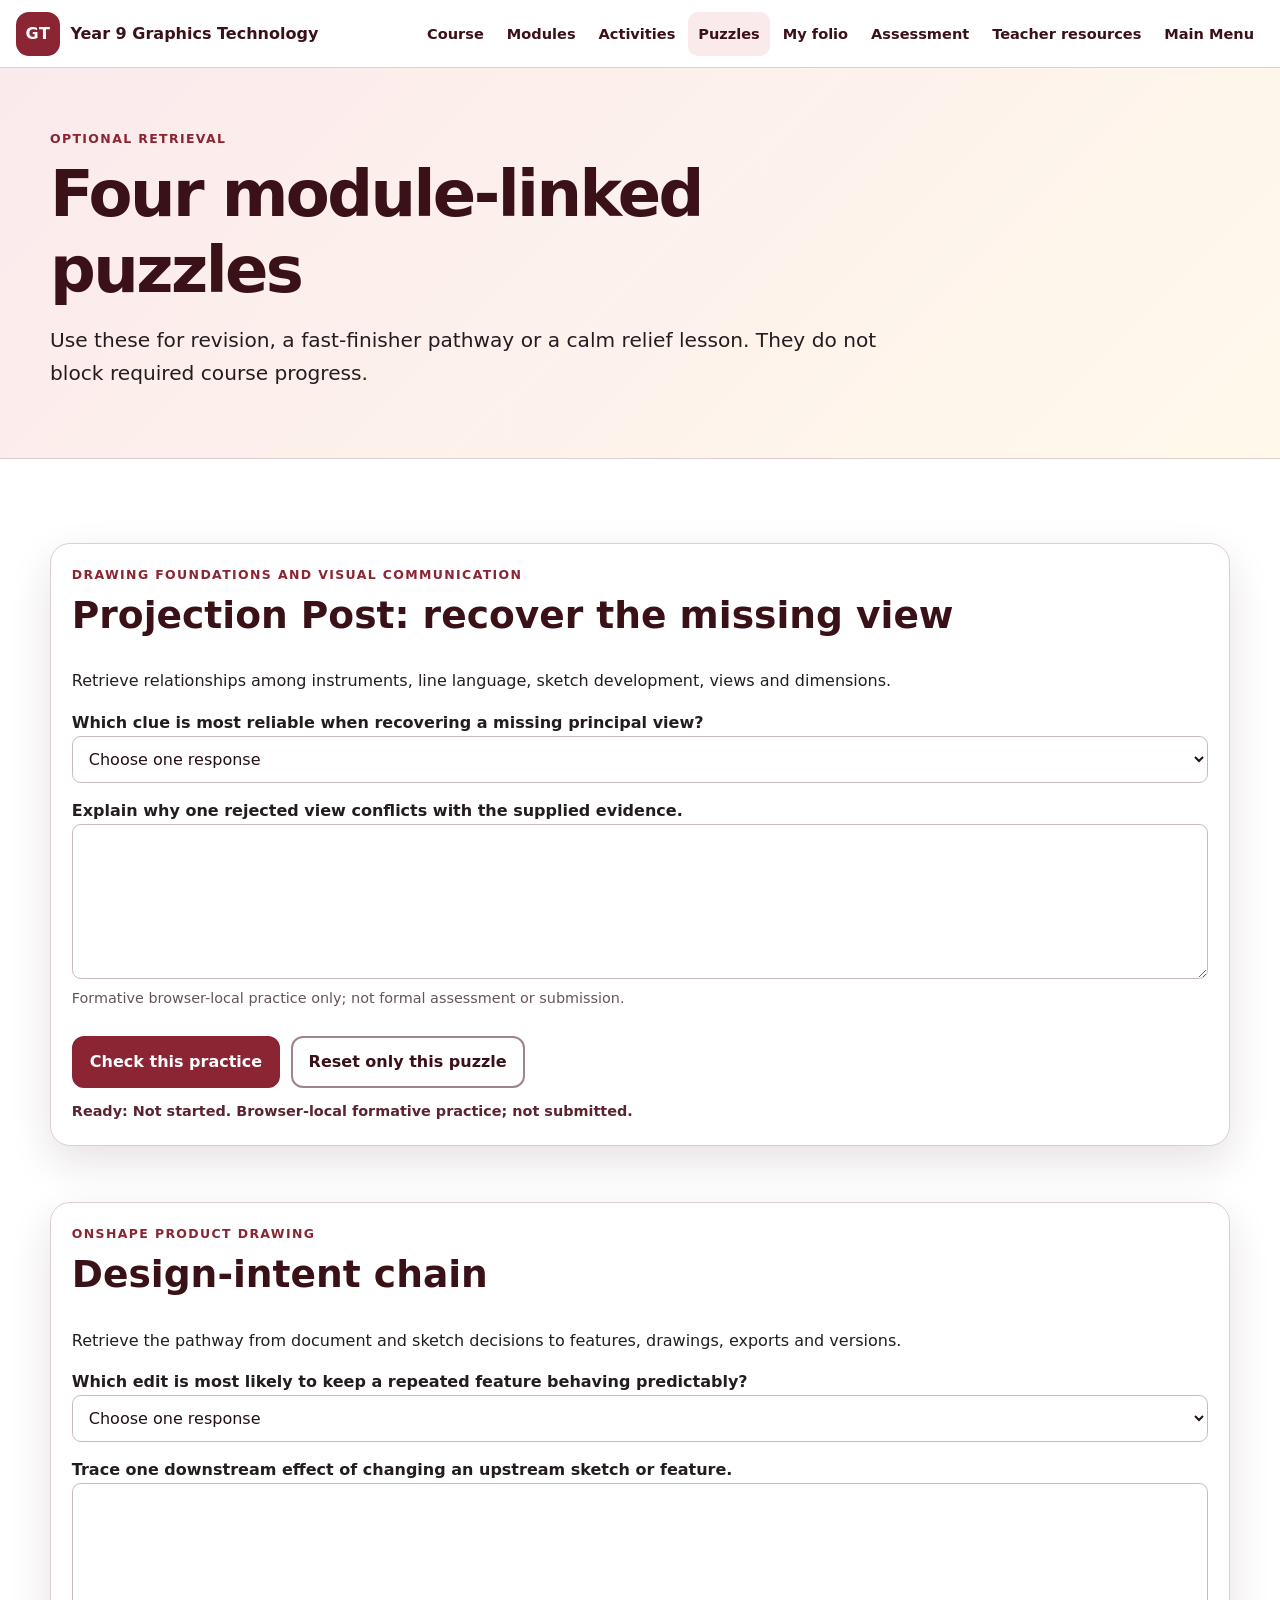
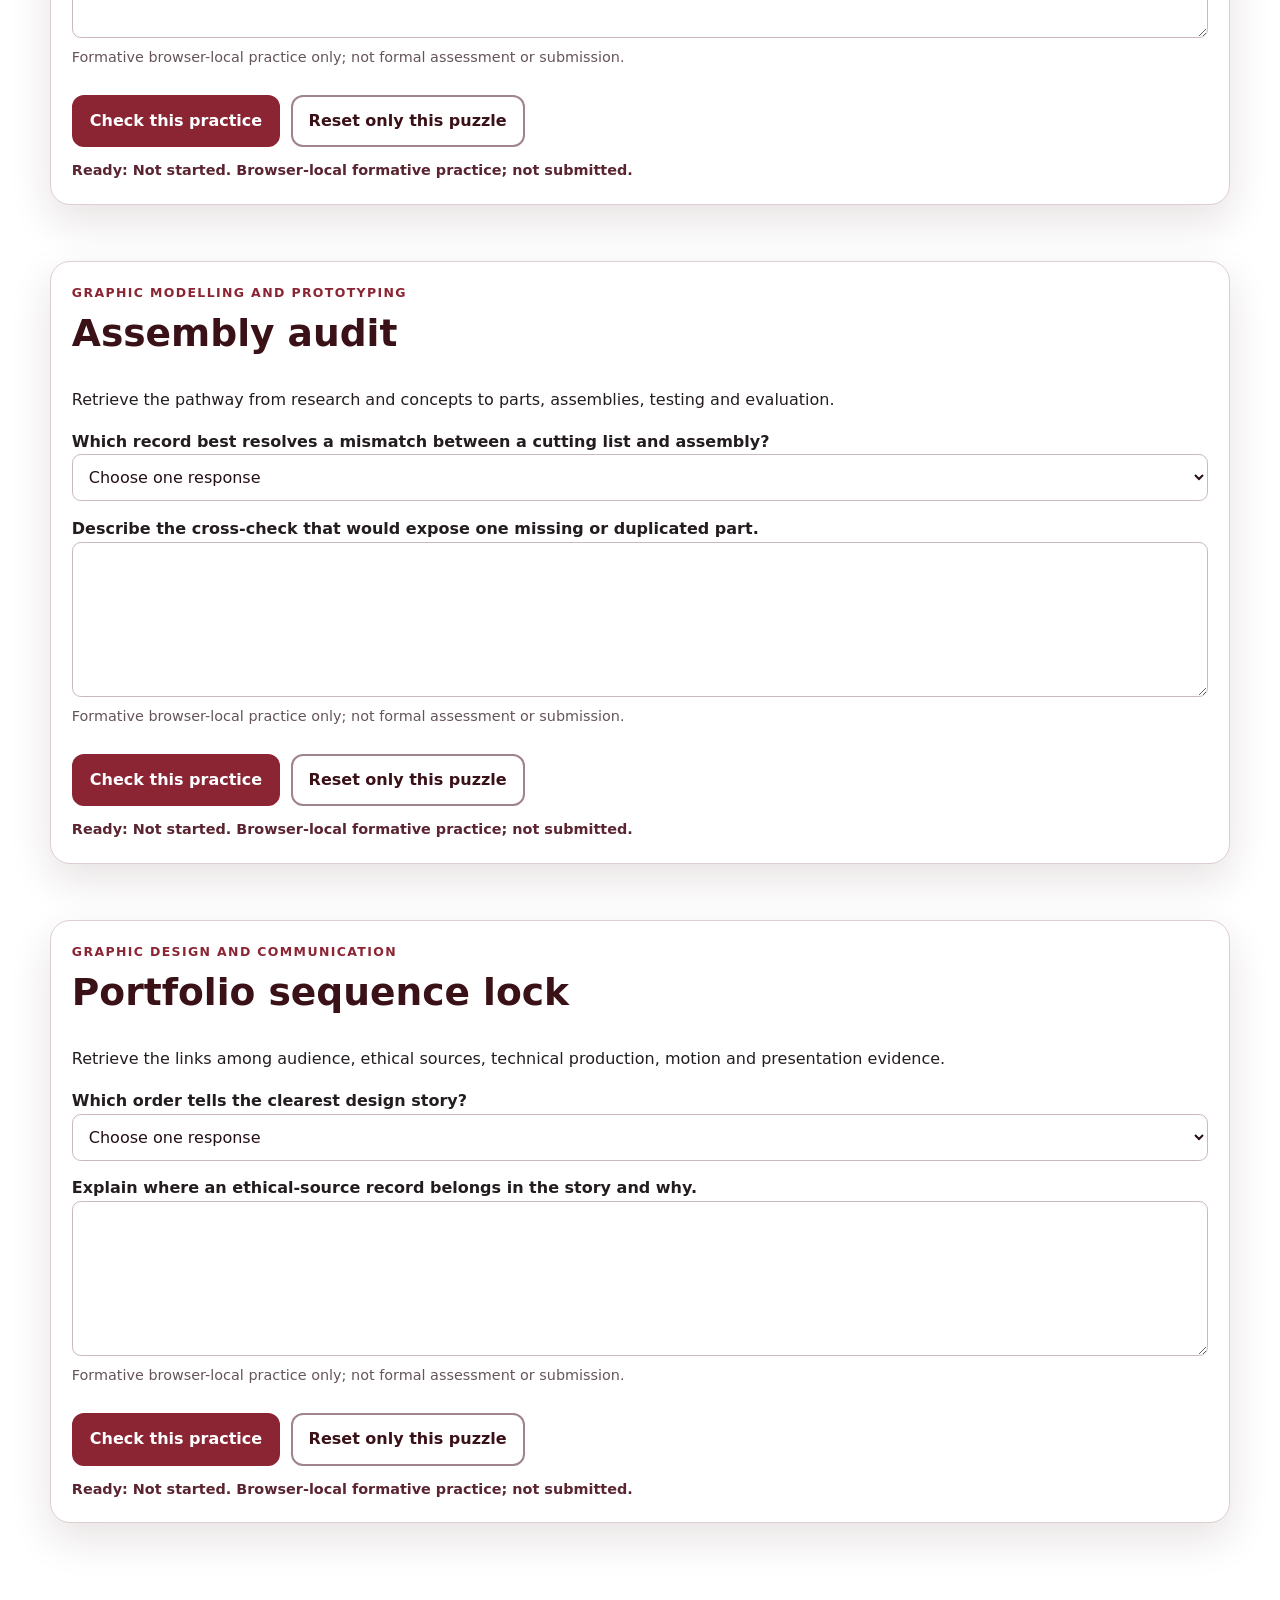
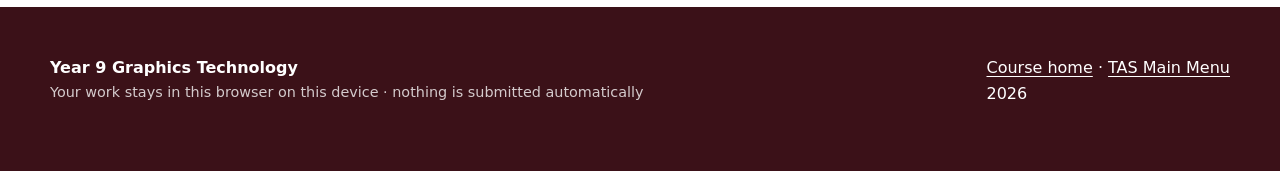
<file: puzzles.html>
<!doctype html>
<html lang="en-AU">
<head>
  <meta charset="utf-8">
  <meta name="viewport" content="width=device-width, initial-scale=1">
  <meta name="description" content="Year 9 Graphics Technology course aligned to the Communication Technology 7–10 Syllabus (2025).">
  <title>Puzzles | Year 9 Graphics Technology</title>
  <link rel="stylesheet" href="styles.css">
  <link rel="stylesheet" href="course-progress.css">
  <link rel="stylesheet" href="engine.css">
</head>
<body data-course-state="source-grounded-local-candidate" data-content-status="integrated-candidate">
  <a class="skip-link" href="#main">Skip to content</a>
  <header class="course-family-nav screen-only">
    <div class="course-family-nav__inner">
      <a class="course-family-nav__brand" href="index.html">
        <span class="course-family-nav__mark" aria-hidden="true">GT</span>
        <span>Year 9 Graphics Technology</span>
      </a>
      <nav class="course-family-nav__links" aria-label="Course navigation"><a href="index.html">Course</a><a href="index.html#modules">Modules</a><a href="activities.html">Activities</a><a aria-current="page" href="puzzles.html">Puzzles</a><a href="folio.html">My folio</a><a href="assessment.html">Assessment</a><a href="teacher-resources.html">Teacher resources</a><a href="https://stevencowell.github.io/Main-Page/">Main Menu</a></nav>
    </div>
  </header>
  <main id="main"><section class="page-hero">
  <div class="wrap">
    <p class="eyebrow">Optional retrieval</p>
    <h1>Four module-linked puzzles</h1>
    <p class="lede">Use these for revision, a fast-finisher pathway or a calm relief lesson. They do not block required course progress.</p>
  </div>
</section>
<section class="route-section">
  <div class="wrap">
    <div class="puzzle-grid"><article class="card practice-card" id="puzzle-m01-projection-post" data-practice-card data-record-kind="puzzle" data-record-id="puzzle-m01-projection-post" data-storage-key="tas:year9-graphics:v1:puzzle:puzzle-m01-projection-post">
  <p class="eyebrow">Drawing Foundations and Visual Communication</p>
  <h2>Projection Post: recover the missing view</h2>
  
  <p>Retrieve relationships among instruments, line language, sketch development, views and dimensions.</p>
  <div class="practice-question">
    <label for="puzzle-m01-projection-post-choice">Which clue is most reliable when recovering a missing principal view?</label>
    <select id="puzzle-m01-projection-post-choice" name="puzzle-m01-projection-post-choice" data-practice-input data-checkable data-expected="a" data-feedback="Projection evidence comes from coordinated feature alignment and visibility, not decoration or line darkness.">
      <option value="">Choose one response</option>
      <option value="a">A feature aligns consistently through the supplied views.</option><option value="b">The candidate view has the most decoration.</option><option value="c">The candidate uses the darkest lines.</option>
    </select>
    <p class="question-feedback" data-inline-feedback role="status" aria-live="polite"></p>
  </div>
  <label for="puzzle-m01-projection-post-reflection">Explain why one rejected view conflicts with the supplied evidence.</label>
  <textarea id="puzzle-m01-projection-post-reflection" name="puzzle-m01-projection-post-reflection" rows="5" data-practice-input data-authentic></textarea>
  <p class="fine">Formative browser-local practice only; not formal assessment or submission.</p>
  <div class="practice-actions screen-only">
    <button type="button" class="button" data-check-practice>Check this practice</button>
    <button type="button" class="button quiet" data-reset-practice>Reset only this puzzle</button>
  </div>
  <p class="practice-status" data-practice-status role="status" aria-live="polite" tabindex="-1"></p>
</article><article class="card practice-card" id="puzzle-m02-intent-chain" data-practice-card data-record-kind="puzzle" data-record-id="puzzle-m02-intent-chain" data-storage-key="tas:year9-graphics:v1:puzzle:puzzle-m02-intent-chain">
  <p class="eyebrow">Onshape Product Drawing</p>
  <h2>Design-intent chain</h2>
  
  <p>Retrieve the pathway from document and sketch decisions to features, drawings, exports and versions.</p>
  <div class="practice-question">
    <label for="puzzle-m02-intent-chain-choice">Which edit is most likely to keep a repeated feature behaving predictably?</label>
    <select id="puzzle-m02-intent-chain-choice" name="puzzle-m02-intent-chain-choice" data-practice-input data-checkable data-expected="a" data-feedback="A stable intent chain uses the relationship that already controls repetition.">
      <option value="">Choose one response</option>
      <option value="a">Edit the purposeful dimension or relationship that drives the pattern.</option><option value="b">Drag one copied feature by eye.</option><option value="c">Add an unrelated feature at the end of the history.</option>
    </select>
    <p class="question-feedback" data-inline-feedback role="status" aria-live="polite"></p>
  </div>
  <label for="puzzle-m02-intent-chain-reflection">Trace one downstream effect of changing an upstream sketch or feature.</label>
  <textarea id="puzzle-m02-intent-chain-reflection" name="puzzle-m02-intent-chain-reflection" rows="5" data-practice-input data-authentic></textarea>
  <p class="fine">Formative browser-local practice only; not formal assessment or submission.</p>
  <div class="practice-actions screen-only">
    <button type="button" class="button" data-check-practice>Check this practice</button>
    <button type="button" class="button quiet" data-reset-practice>Reset only this puzzle</button>
  </div>
  <p class="practice-status" data-practice-status role="status" aria-live="polite" tabindex="-1"></p>
</article><article class="card practice-card" id="puzzle-m03-assembly-audit" data-practice-card data-record-kind="puzzle" data-record-id="puzzle-m03-assembly-audit" data-storage-key="tas:year9-graphics:v1:puzzle:puzzle-m03-assembly-audit">
  <p class="eyebrow">Graphic Modelling and Prototyping</p>
  <h2>Assembly audit</h2>
  
  <p>Retrieve the pathway from research and concepts to parts, assemblies, testing and evaluation.</p>
  <div class="practice-question">
    <label for="puzzle-m03-assembly-audit-choice">Which record best resolves a mismatch between a cutting list and assembly?</label>
    <select id="puzzle-m03-assembly-audit-choice" name="puzzle-m03-assembly-audit-choice" data-practice-input data-checkable data-expected="a" data-feedback="Consistent part identity makes the evidence traceable across representations.">
      <option value="">Choose one response</option>
      <option value="a">A stable part ID with quantity and matching size fields.</option><option value="b">A new decorative rendering.</option><option value="c">A second list using different part names.</option>
    </select>
    <p class="question-feedback" data-inline-feedback role="status" aria-live="polite"></p>
  </div>
  <label for="puzzle-m03-assembly-audit-reflection">Describe the cross-check that would expose one missing or duplicated part.</label>
  <textarea id="puzzle-m03-assembly-audit-reflection" name="puzzle-m03-assembly-audit-reflection" rows="5" data-practice-input data-authentic></textarea>
  <p class="fine">Formative browser-local practice only; not formal assessment or submission.</p>
  <div class="practice-actions screen-only">
    <button type="button" class="button" data-check-practice>Check this practice</button>
    <button type="button" class="button quiet" data-reset-practice>Reset only this puzzle</button>
  </div>
  <p class="practice-status" data-practice-status role="status" aria-live="polite" tabindex="-1"></p>
</article><article class="card practice-card" id="puzzle-m04-portfolio-sequence" data-practice-card data-record-kind="puzzle" data-record-id="puzzle-m04-portfolio-sequence" data-storage-key="tas:year9-graphics:v1:puzzle:puzzle-m04-portfolio-sequence">
  <p class="eyebrow">Graphic Design and Communication</p>
  <h2>Portfolio sequence lock</h2>
  
  <p>Retrieve the links among audience, ethical sources, technical production, motion and presentation evidence.</p>
  <div class="practice-question">
    <label for="puzzle-m04-portfolio-sequence-choice">Which order tells the clearest design story?</label>
    <select id="puzzle-m04-portfolio-sequence-choice" name="puzzle-m04-portfolio-sequence-choice" data-practice-input data-checkable data-expected="a" data-feedback="A purposeful sequence lets evidence explain how the solution developed.">
      <option value="">Choose one response</option>
      <option value="a">Need and audience, concepts, tested decision, refinement, final communication.</option><option value="b">Final image, unrelated inspiration, duplicated final image.</option><option value="c">Files arranged only by filename length.</option>
    </select>
    <p class="question-feedback" data-inline-feedback role="status" aria-live="polite"></p>
  </div>
  <label for="puzzle-m04-portfolio-sequence-reflection">Explain where an ethical-source record belongs in the story and why.</label>
  <textarea id="puzzle-m04-portfolio-sequence-reflection" name="puzzle-m04-portfolio-sequence-reflection" rows="5" data-practice-input data-authentic></textarea>
  <p class="fine">Formative browser-local practice only; not formal assessment or submission.</p>
  <div class="practice-actions screen-only">
    <button type="button" class="button" data-check-practice>Check this practice</button>
    <button type="button" class="button quiet" data-reset-practice>Reset only this puzzle</button>
  </div>
  <p class="practice-status" data-practice-status role="status" aria-live="polite" tabindex="-1"></p>
</article></div>
  </div>
</section></main>
  
  <dialog class="image-dialog" data-image-dialog aria-labelledby="image-dialog-caption">
    <div class="image-dialog__bar">
      <strong id="image-dialog-caption" data-image-dialog-caption>Teaching visual</strong>
      <button type="button" class="button secondary" data-image-dialog-close>Close larger image</button>
    </div>
    <img data-image-dialog-image alt="">
  </dialog>
  <footer class="footer">
    <div class="wrap footer-grid">
      <div>
        <strong>Year 9 Graphics Technology</strong>
        <p class="fine">Your work stays in this browser on this device · nothing is submitted automatically</p>
      </div>
      <p><a href="index.html">Course home</a> · <a href="https://stevencowell.github.io/Main-Page/">TAS Main Menu</a><br><span data-year></span></p>
    </div>
  </footer>
  <script src="course-data.js"></script>
  <script src="shared.js"></script>
  <script src="site-runtime.js"></script>
  <script src="course-progress.js"></script>
</body>
</html>
</file>
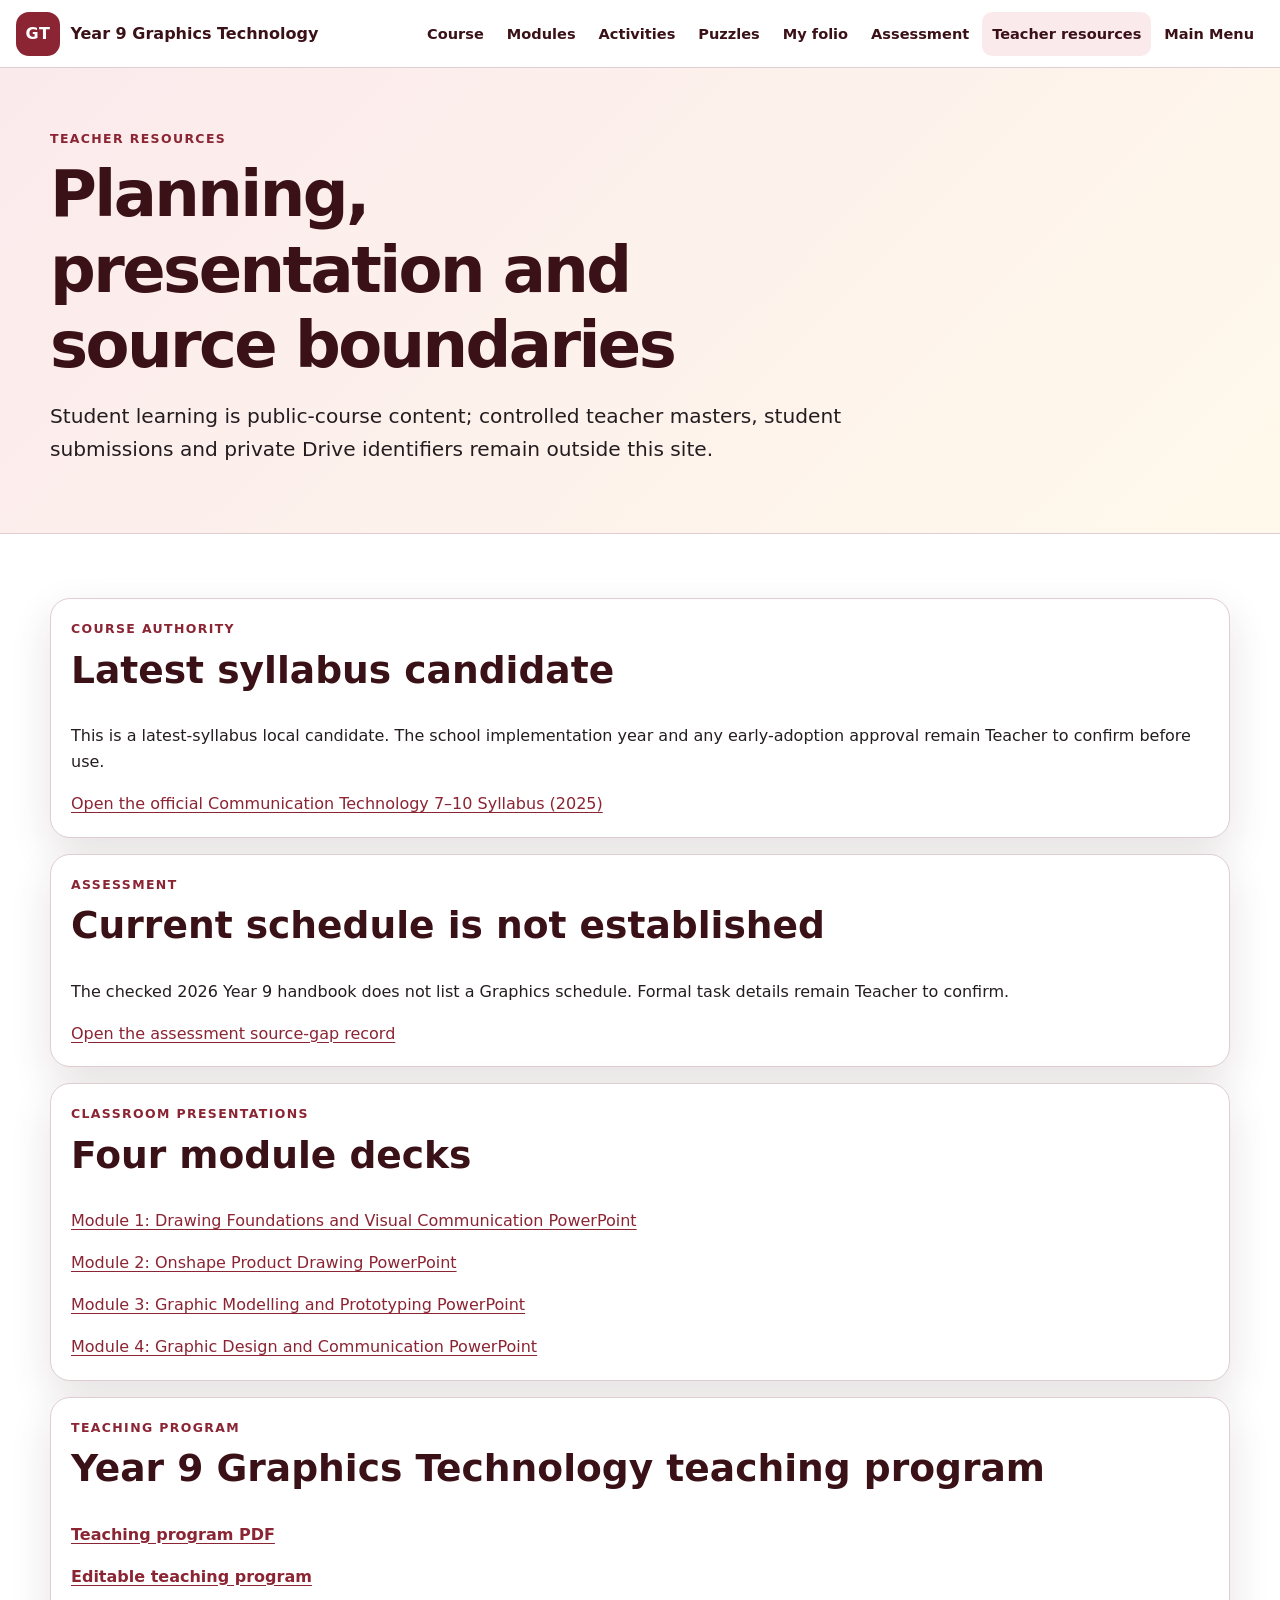
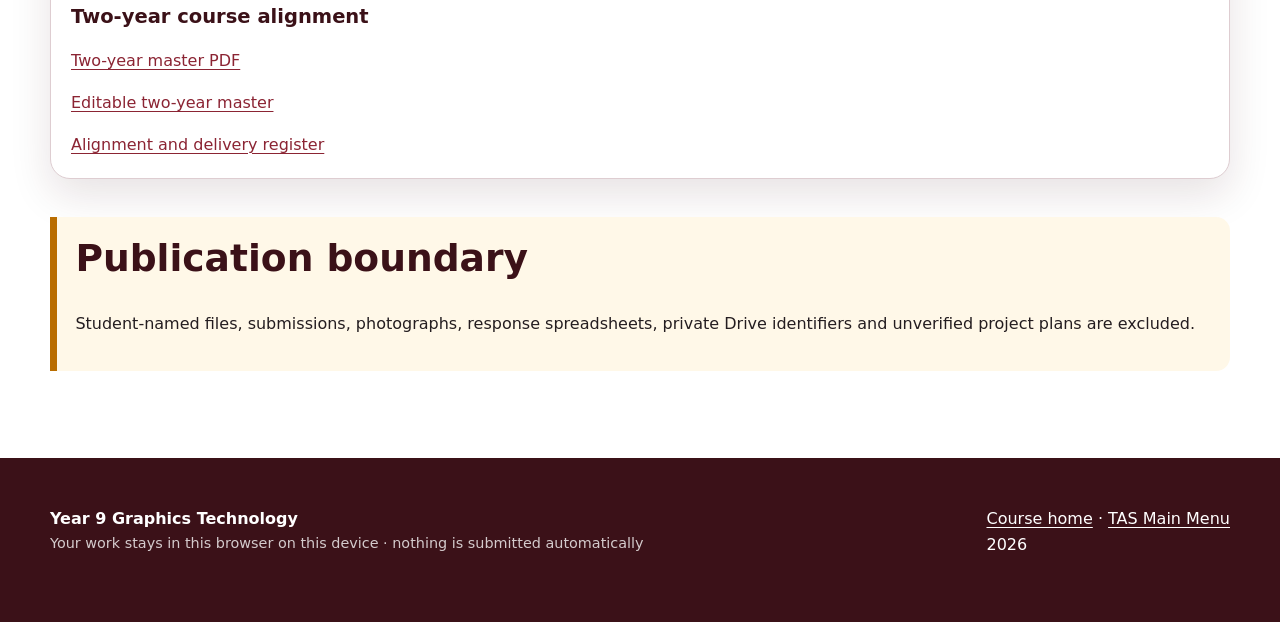
<file: teacher-resources.html>
<!doctype html>
<html lang="en-AU">
<head>
  <meta charset="utf-8">
  <meta name="viewport" content="width=device-width, initial-scale=1">
  <meta name="description" content="Year 9 Graphics Technology course aligned to the Communication Technology 7–10 Syllabus (2025).">
  <title>Teacher resources | Year 9 Graphics Technology</title>
  <link rel="stylesheet" href="styles.css">
  <link rel="stylesheet" href="course-progress.css">
  <link rel="stylesheet" href="engine.css">
</head>
<body data-course-state="source-grounded-local-candidate" data-content-status="integrated-candidate">
  <a class="skip-link" href="#main">Skip to content</a>
  <header class="course-family-nav screen-only">
    <div class="course-family-nav__inner">
      <a class="course-family-nav__brand" href="index.html">
        <span class="course-family-nav__mark" aria-hidden="true">GT</span>
        <span>Year 9 Graphics Technology</span>
      </a>
      <nav class="course-family-nav__links" aria-label="Course navigation"><a href="index.html">Course</a><a href="index.html#modules">Modules</a><a href="activities.html">Activities</a><a href="puzzles.html">Puzzles</a><a href="folio.html">My folio</a><a href="assessment.html">Assessment</a><a aria-current="page" href="teacher-resources.html">Teacher resources</a><a href="https://stevencowell.github.io/Main-Page/">Main Menu</a></nav>
    </div>
  </header>
  <main id="main"><section class="page-hero">
  <div class="wrap">
    <p class="eyebrow">Teacher resources</p>
    <h1>Planning, presentation and source boundaries</h1>
    <p class="lede">Student learning is public-course content; controlled teacher masters, student submissions and private Drive identifiers remain outside this site.</p>
  </div>
</section>
<section class="route-section">
  <div class="wrap teacher-grid">
    <article class="card">
      <p class="eyebrow">Course authority</p>
      <h2>Latest syllabus candidate</h2>
      <p>This is a latest-syllabus local candidate. The school implementation year and any early-adoption approval remain Teacher to confirm before use.</p>
      <a href="https://curriculum.nsw.edu.au/learning-areas/tas/communication-technology-7-10-2025/overview">Open the official Communication Technology 7–10 Syllabus (2025)</a>
    </article>
    <article class="card">
      <p class="eyebrow">Assessment</p>
      <h2>Current schedule is not established</h2>
      <p>The checked 2026 Year 9 handbook does not list a Graphics schedule. Formal task details remain Teacher to confirm.</p>
      <a href="assessment.html">Open the assessment source-gap record</a>
    </article>
    <section class="card presentation-library">
      <p class="eyebrow">Classroom presentations</p>
      <h2>Four module decks</h2>
      <p><a href="assets/presentations/module-01-drawing-foundations.pptx" download>Module 1: Drawing Foundations and Visual Communication PowerPoint</a></p><p><a href="assets/presentations/module-02-onshape-product-drawing.pptx" download>Module 2: Onshape Product Drawing PowerPoint</a></p><p><a href="assets/presentations/module-03-graphic-modelling-prototyping.pptx" download>Module 3: Graphic Modelling and Prototyping PowerPoint</a></p><p><a href="assets/presentations/module-04-graphic-design-communication.pptx" download>Module 4: Graphic Design and Communication PowerPoint</a></p>
    </section>
    <section class="card" id="teacher-program-links" data-program-link-slot>
      <p class="eyebrow">Teaching program</p>
      <h2>Year 9 Graphics Technology teaching program</h2>
      <p><strong><a href="assets/programs/year-9-graphics-teaching-program.pdf" download>Teaching program PDF</a></strong></p>
      <p><strong><a href="assets/programs/year-9-graphics-teaching-program.docx" download>Editable teaching program</a></strong></p>
      <h3>Two-year course alignment</h3>
      <p><a href="assets/programs/stage-5-graphics-200-hour-master-program.pdf" download>Two-year master PDF</a></p>
      <p><a href="assets/programs/stage-5-graphics-200-hour-master-program.docx" download>Editable two-year master</a></p>
      <p><a href="assets/programs/year-9-graphics-alignment-and-delivery-register.xlsx" download>Alignment and delivery register</a></p>
    </section>
    <aside class="boundary-note">
      <h2>Publication boundary</h2>
      <p>Student-named files, submissions, photographs, response spreadsheets, private Drive identifiers and unverified project plans are excluded.</p>
    </aside>
  </div>
</section></main>
  
  <dialog class="image-dialog" data-image-dialog aria-labelledby="image-dialog-caption">
    <div class="image-dialog__bar">
      <strong id="image-dialog-caption" data-image-dialog-caption>Teaching visual</strong>
      <button type="button" class="button secondary" data-image-dialog-close>Close larger image</button>
    </div>
    <img data-image-dialog-image alt="">
  </dialog>
  <footer class="footer">
    <div class="wrap footer-grid">
      <div>
        <strong>Year 9 Graphics Technology</strong>
        <p class="fine">Your work stays in this browser on this device · nothing is submitted automatically</p>
      </div>
      <p><a href="index.html">Course home</a> · <a href="https://stevencowell.github.io/Main-Page/">TAS Main Menu</a><br><span data-year></span></p>
    </div>
  </footer>
  <script src="course-data.js"></script>
  <script src="shared.js"></script>
  <script src="site-runtime.js"></script>
  <script src="course-progress.js"></script>
</body>
</html>
</file>
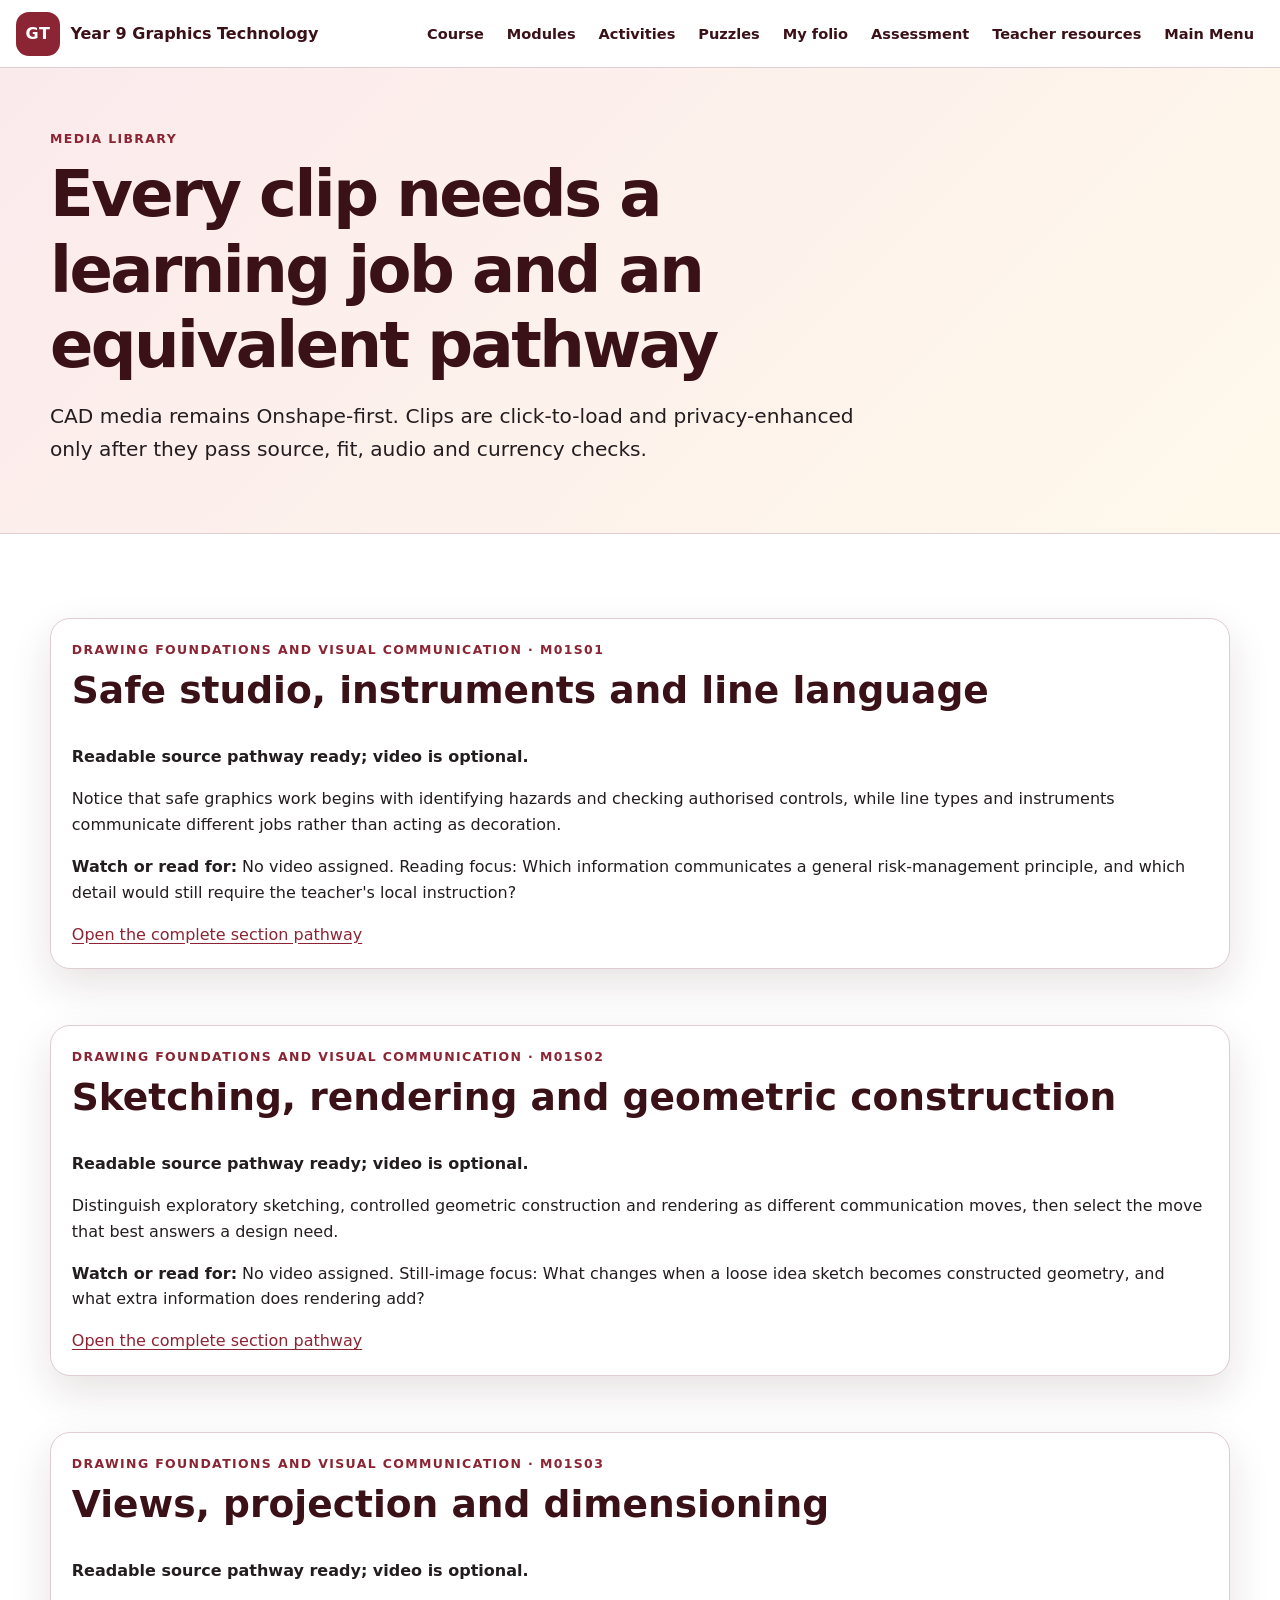
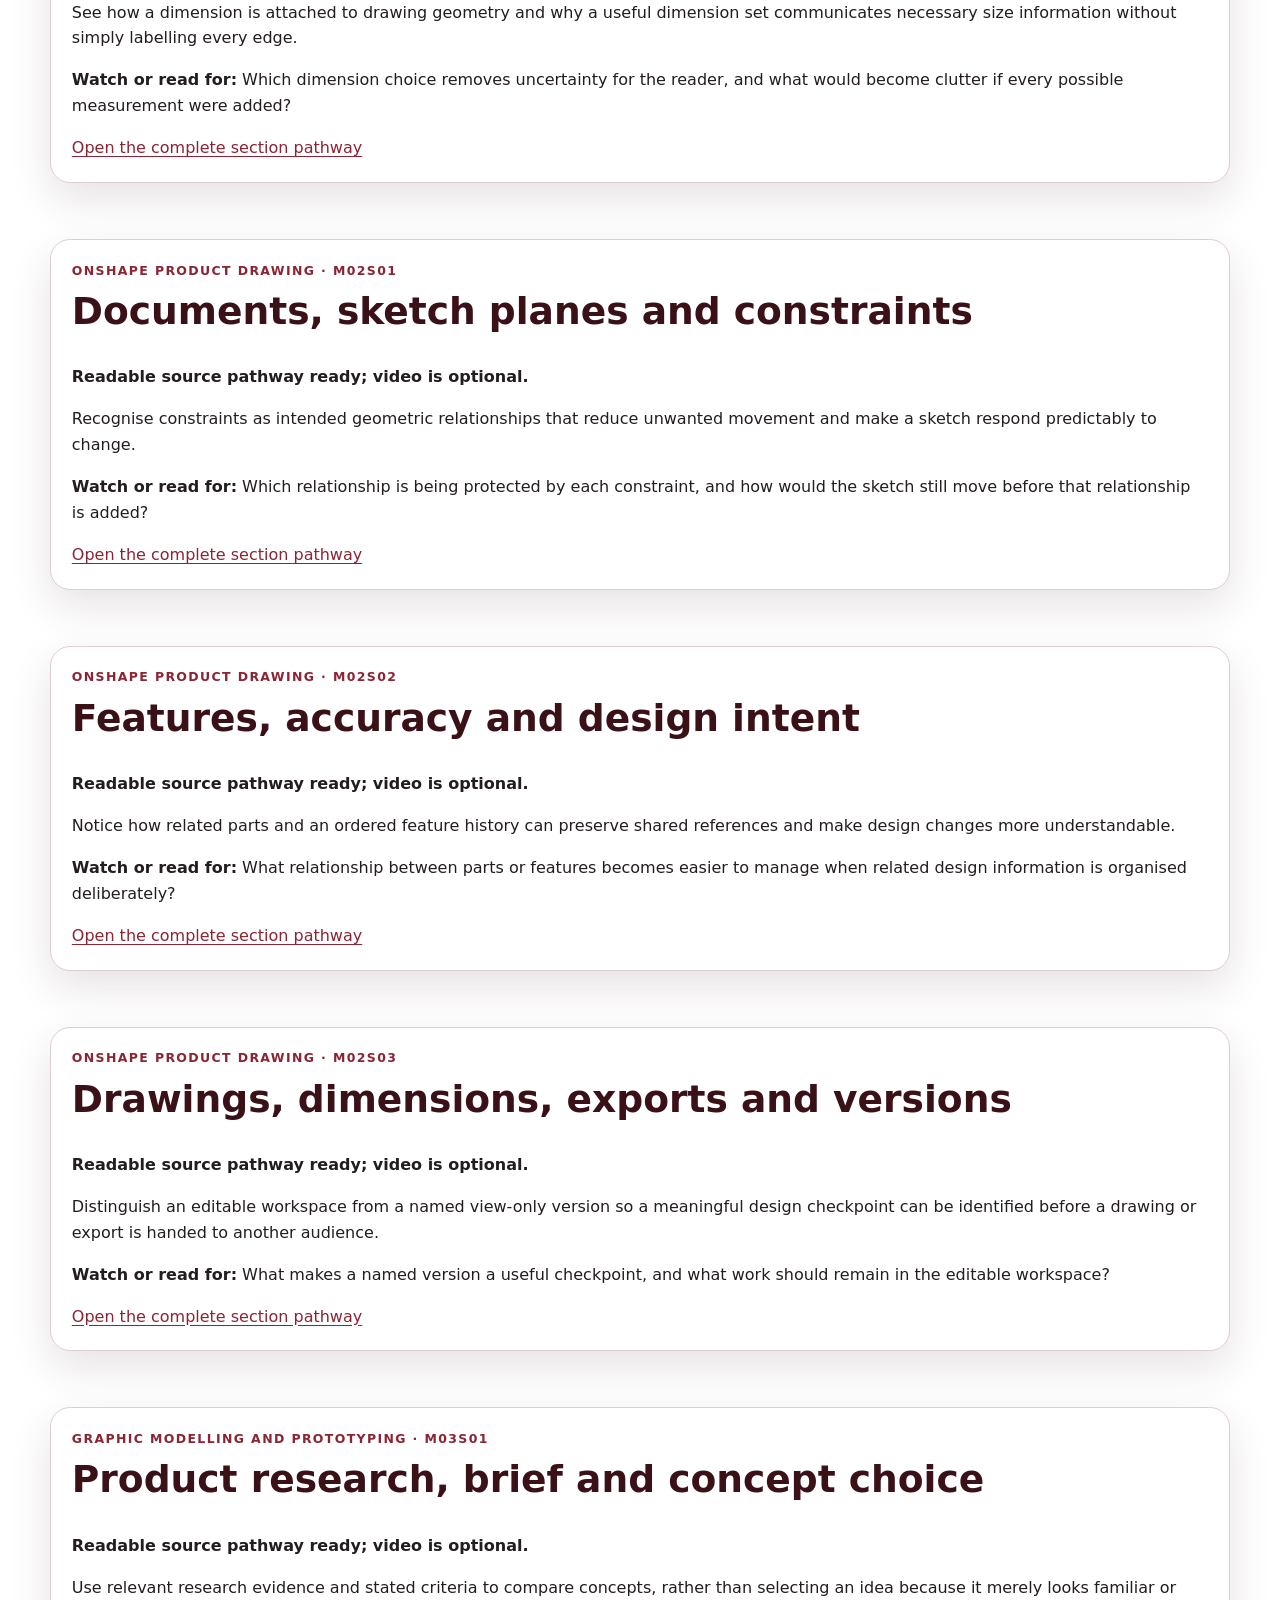
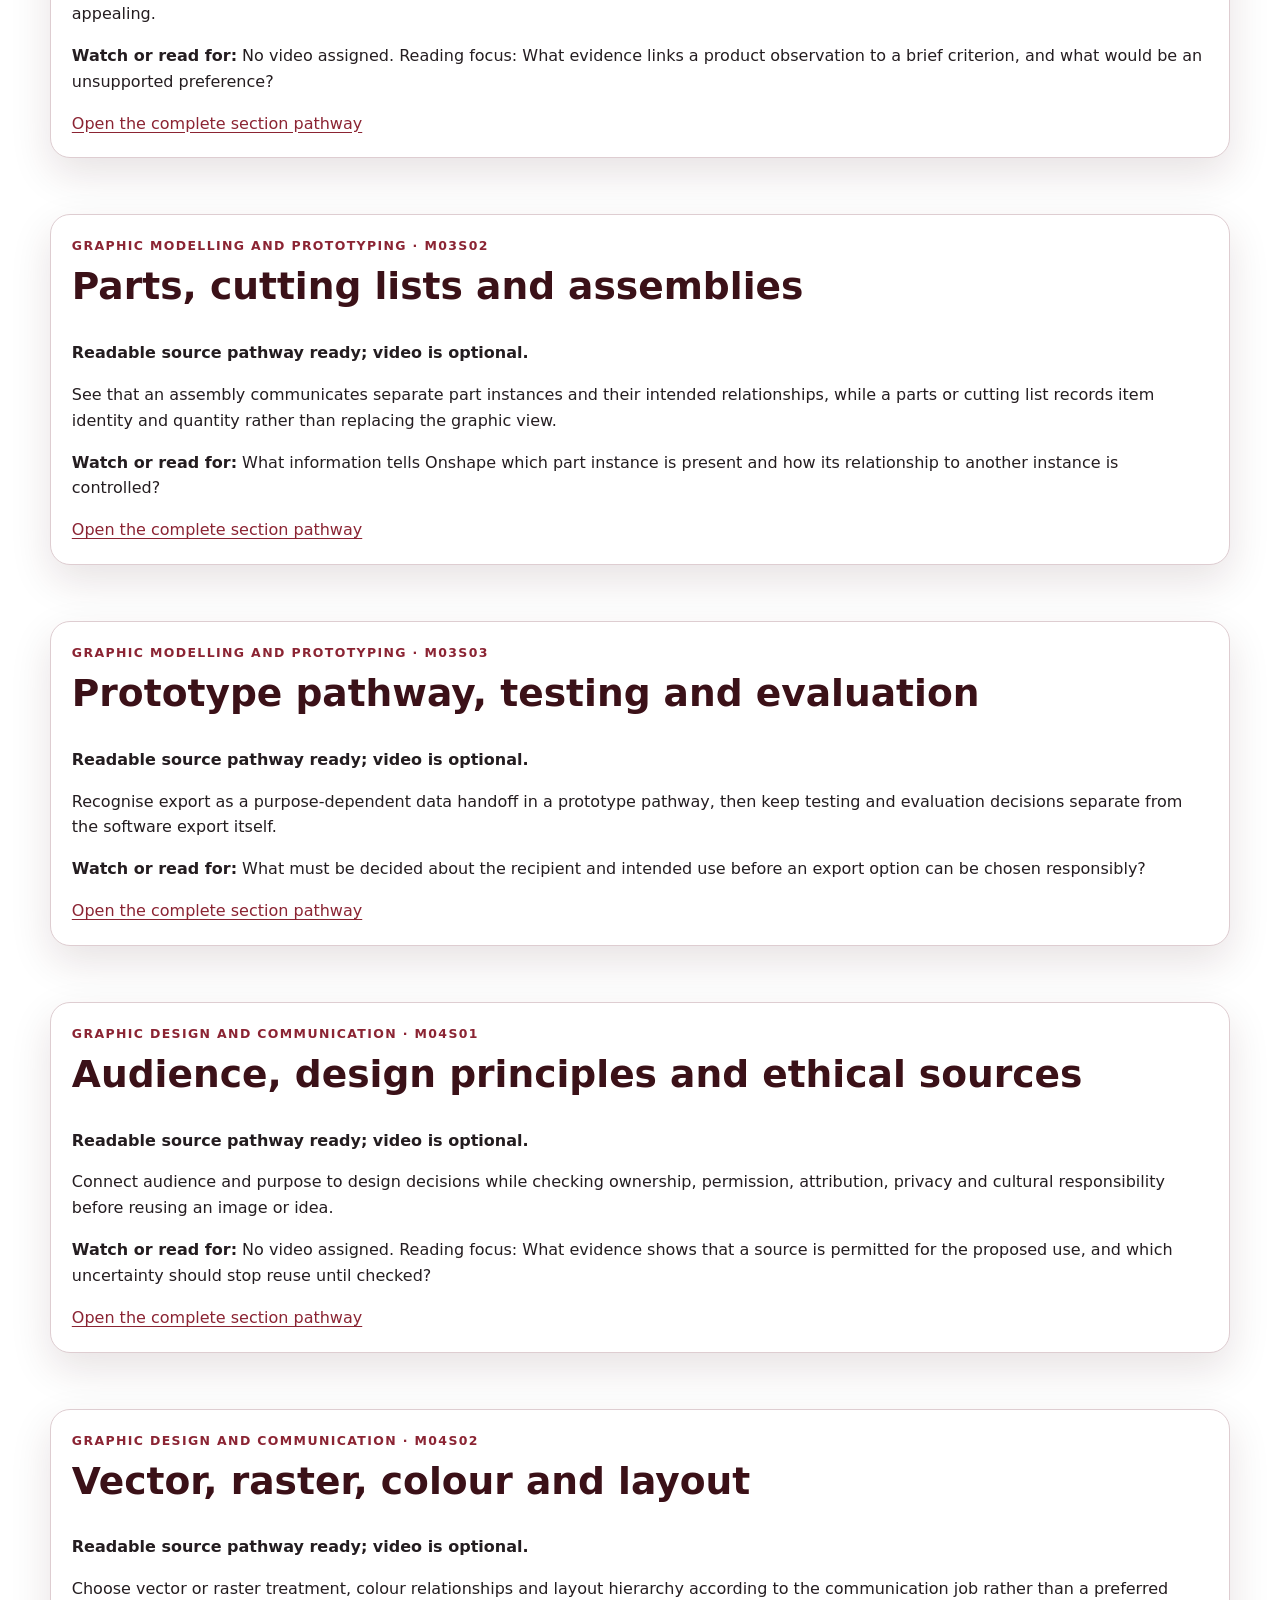
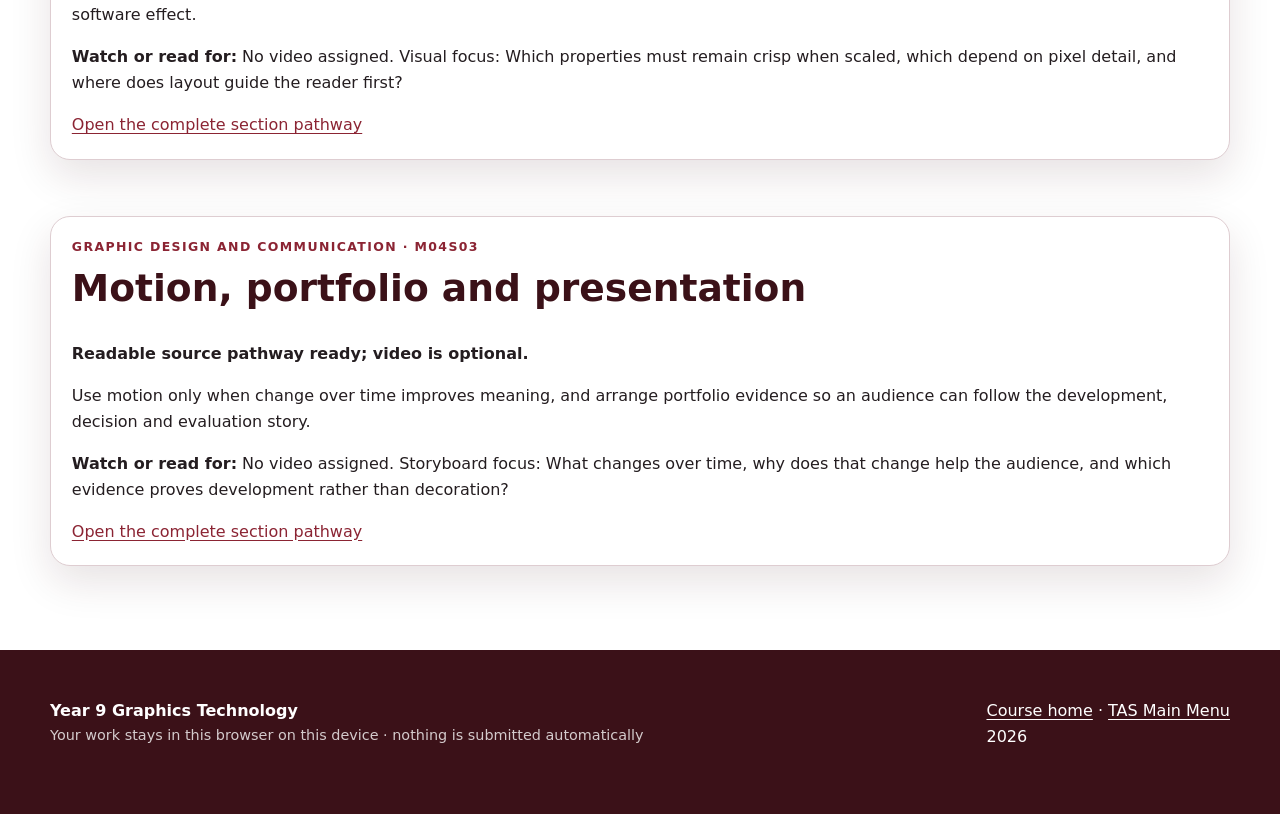
<file: videos.html>
<!doctype html>
<html lang="en-AU">
<head>
  <meta charset="utf-8">
  <meta name="viewport" content="width=device-width, initial-scale=1">
  <meta name="description" content="Year 9 Graphics Technology course aligned to the Communication Technology 7–10 Syllabus (2025).">
  <title>Videos | Year 9 Graphics Technology</title>
  <link rel="stylesheet" href="styles.css">
  <link rel="stylesheet" href="course-progress.css">
  <link rel="stylesheet" href="engine.css">
</head>
<body data-course-state="source-grounded-local-candidate" data-content-status="integrated-candidate">
  <a class="skip-link" href="#main">Skip to content</a>
  <header class="course-family-nav screen-only">
    <div class="course-family-nav__inner">
      <a class="course-family-nav__brand" href="index.html">
        <span class="course-family-nav__mark" aria-hidden="true">GT</span>
        <span>Year 9 Graphics Technology</span>
      </a>
      <nav class="course-family-nav__links" aria-label="Course navigation"><a href="index.html">Course</a><a href="index.html#modules">Modules</a><a href="activities.html">Activities</a><a href="puzzles.html">Puzzles</a><a href="folio.html">My folio</a><a href="assessment.html">Assessment</a><a href="teacher-resources.html">Teacher resources</a><a href="https://stevencowell.github.io/Main-Page/">Main Menu</a></nav>
    </div>
  </header>
  <main id="main"><section class="page-hero">
  <div class="wrap">
    <p class="eyebrow">Media library</p>
    <h1>Every clip needs a learning job and an equivalent pathway</h1>
    <p class="lede">CAD media remains Onshape-first. Clips are click-to-load and privacy-enhanced only after they pass source, fit, audio and currency checks.</p>
  </div>
</section>
<section class="route-section">
  <div class="wrap">
    <div class="media-library"><article class="card media-library-card" id="video-m01s01">
  <p class="eyebrow">Drawing Foundations and Visual Communication · M01S01</p>
  <h2>Safe studio, instruments and line language</h2>
  <p><strong>Readable source pathway ready; video is optional.</strong></p>
  <p>Notice that safe graphics work begins with identifying hazards and checking authorised controls, while line types and instruments communicate different jobs rather than acting as decoration.</p>
  <p><strong>Watch or read for:</strong> No video assigned. Reading focus: Which information communicates a general risk-management principle, and which detail would still require the teacher&#x27;s local instruction?</p>
  <p><a href="modules/module-01.html#m01s01-media">Open the complete section pathway</a></p>
</article><article class="card media-library-card" id="video-m01s02">
  <p class="eyebrow">Drawing Foundations and Visual Communication · M01S02</p>
  <h2>Sketching, rendering and geometric construction</h2>
  <p><strong>Readable source pathway ready; video is optional.</strong></p>
  <p>Distinguish exploratory sketching, controlled geometric construction and rendering as different communication moves, then select the move that best answers a design need.</p>
  <p><strong>Watch or read for:</strong> No video assigned. Still-image focus: What changes when a loose idea sketch becomes constructed geometry, and what extra information does rendering add?</p>
  <p><a href="modules/module-01.html#m01s02-media">Open the complete section pathway</a></p>
</article><article class="card media-library-card" id="video-m01s03">
  <p class="eyebrow">Drawing Foundations and Visual Communication · M01S03</p>
  <h2>Views, projection and dimensioning</h2>
  <p><strong>Readable source pathway ready; video is optional.</strong></p>
  <p>See how a dimension is attached to drawing geometry and why a useful dimension set communicates necessary size information without simply labelling every edge.</p>
  <p><strong>Watch or read for:</strong> Which dimension choice removes uncertainty for the reader, and what would become clutter if every possible measurement were added?</p>
  <p><a href="modules/module-01.html#m01s03-media">Open the complete section pathway</a></p>
</article><article class="card media-library-card" id="video-m02s01">
  <p class="eyebrow">Onshape Product Drawing · M02S01</p>
  <h2>Documents, sketch planes and constraints</h2>
  <p><strong>Readable source pathway ready; video is optional.</strong></p>
  <p>Recognise constraints as intended geometric relationships that reduce unwanted movement and make a sketch respond predictably to change.</p>
  <p><strong>Watch or read for:</strong> Which relationship is being protected by each constraint, and how would the sketch still move before that relationship is added?</p>
  <p><a href="modules/module-02.html#m02s01-media">Open the complete section pathway</a></p>
</article><article class="card media-library-card" id="video-m02s02">
  <p class="eyebrow">Onshape Product Drawing · M02S02</p>
  <h2>Features, accuracy and design intent</h2>
  <p><strong>Readable source pathway ready; video is optional.</strong></p>
  <p>Notice how related parts and an ordered feature history can preserve shared references and make design changes more understandable.</p>
  <p><strong>Watch or read for:</strong> What relationship between parts or features becomes easier to manage when related design information is organised deliberately?</p>
  <p><a href="modules/module-02.html#m02s02-media">Open the complete section pathway</a></p>
</article><article class="card media-library-card" id="video-m02s03">
  <p class="eyebrow">Onshape Product Drawing · M02S03</p>
  <h2>Drawings, dimensions, exports and versions</h2>
  <p><strong>Readable source pathway ready; video is optional.</strong></p>
  <p>Distinguish an editable workspace from a named view-only version so a meaningful design checkpoint can be identified before a drawing or export is handed to another audience.</p>
  <p><strong>Watch or read for:</strong> What makes a named version a useful checkpoint, and what work should remain in the editable workspace?</p>
  <p><a href="modules/module-02.html#m02s03-media">Open the complete section pathway</a></p>
</article><article class="card media-library-card" id="video-m03s01">
  <p class="eyebrow">Graphic Modelling and Prototyping · M03S01</p>
  <h2>Product research, brief and concept choice</h2>
  <p><strong>Readable source pathway ready; video is optional.</strong></p>
  <p>Use relevant research evidence and stated criteria to compare concepts, rather than selecting an idea because it merely looks familiar or appealing.</p>
  <p><strong>Watch or read for:</strong> No video assigned. Reading focus: What evidence links a product observation to a brief criterion, and what would be an unsupported preference?</p>
  <p><a href="modules/module-03.html#m03s01-media">Open the complete section pathway</a></p>
</article><article class="card media-library-card" id="video-m03s02">
  <p class="eyebrow">Graphic Modelling and Prototyping · M03S02</p>
  <h2>Parts, cutting lists and assemblies</h2>
  <p><strong>Readable source pathway ready; video is optional.</strong></p>
  <p>See that an assembly communicates separate part instances and their intended relationships, while a parts or cutting list records item identity and quantity rather than replacing the graphic view.</p>
  <p><strong>Watch or read for:</strong> What information tells Onshape which part instance is present and how its relationship to another instance is controlled?</p>
  <p><a href="modules/module-03.html#m03s02-media">Open the complete section pathway</a></p>
</article><article class="card media-library-card" id="video-m03s03">
  <p class="eyebrow">Graphic Modelling and Prototyping · M03S03</p>
  <h2>Prototype pathway, testing and evaluation</h2>
  <p><strong>Readable source pathway ready; video is optional.</strong></p>
  <p>Recognise export as a purpose-dependent data handoff in a prototype pathway, then keep testing and evaluation decisions separate from the software export itself.</p>
  <p><strong>Watch or read for:</strong> What must be decided about the recipient and intended use before an export option can be chosen responsibly?</p>
  <p><a href="modules/module-03.html#m03s03-media">Open the complete section pathway</a></p>
</article><article class="card media-library-card" id="video-m04s01">
  <p class="eyebrow">Graphic Design and Communication · M04S01</p>
  <h2>Audience, design principles and ethical sources</h2>
  <p><strong>Readable source pathway ready; video is optional.</strong></p>
  <p>Connect audience and purpose to design decisions while checking ownership, permission, attribution, privacy and cultural responsibility before reusing an image or idea.</p>
  <p><strong>Watch or read for:</strong> No video assigned. Reading focus: What evidence shows that a source is permitted for the proposed use, and which uncertainty should stop reuse until checked?</p>
  <p><a href="modules/module-04.html#m04s01-media">Open the complete section pathway</a></p>
</article><article class="card media-library-card" id="video-m04s02">
  <p class="eyebrow">Graphic Design and Communication · M04S02</p>
  <h2>Vector, raster, colour and layout</h2>
  <p><strong>Readable source pathway ready; video is optional.</strong></p>
  <p>Choose vector or raster treatment, colour relationships and layout hierarchy according to the communication job rather than a preferred software effect.</p>
  <p><strong>Watch or read for:</strong> No video assigned. Visual focus: Which properties must remain crisp when scaled, which depend on pixel detail, and where does layout guide the reader first?</p>
  <p><a href="modules/module-04.html#m04s02-media">Open the complete section pathway</a></p>
</article><article class="card media-library-card" id="video-m04s03">
  <p class="eyebrow">Graphic Design and Communication · M04S03</p>
  <h2>Motion, portfolio and presentation</h2>
  <p><strong>Readable source pathway ready; video is optional.</strong></p>
  <p>Use motion only when change over time improves meaning, and arrange portfolio evidence so an audience can follow the development, decision and evaluation story.</p>
  <p><strong>Watch or read for:</strong> No video assigned. Storyboard focus: What changes over time, why does that change help the audience, and which evidence proves development rather than decoration?</p>
  <p><a href="modules/module-04.html#m04s03-media">Open the complete section pathway</a></p>
</article></div>
  </div>
</section></main>
  
  <dialog class="image-dialog" data-image-dialog aria-labelledby="image-dialog-caption">
    <div class="image-dialog__bar">
      <strong id="image-dialog-caption" data-image-dialog-caption>Teaching visual</strong>
      <button type="button" class="button secondary" data-image-dialog-close>Close larger image</button>
    </div>
    <img data-image-dialog-image alt="">
  </dialog>
  <footer class="footer">
    <div class="wrap footer-grid">
      <div>
        <strong>Year 9 Graphics Technology</strong>
        <p class="fine">Your work stays in this browser on this device · nothing is submitted automatically</p>
      </div>
      <p><a href="index.html">Course home</a> · <a href="https://stevencowell.github.io/Main-Page/">TAS Main Menu</a><br><span data-year></span></p>
    </div>
  </footer>
  <script src="course-data.js"></script>
  <script src="shared.js"></script>
  <script src="site-runtime.js"></script>
  <script src="course-progress.js"></script>
</body>
</html>
</file>
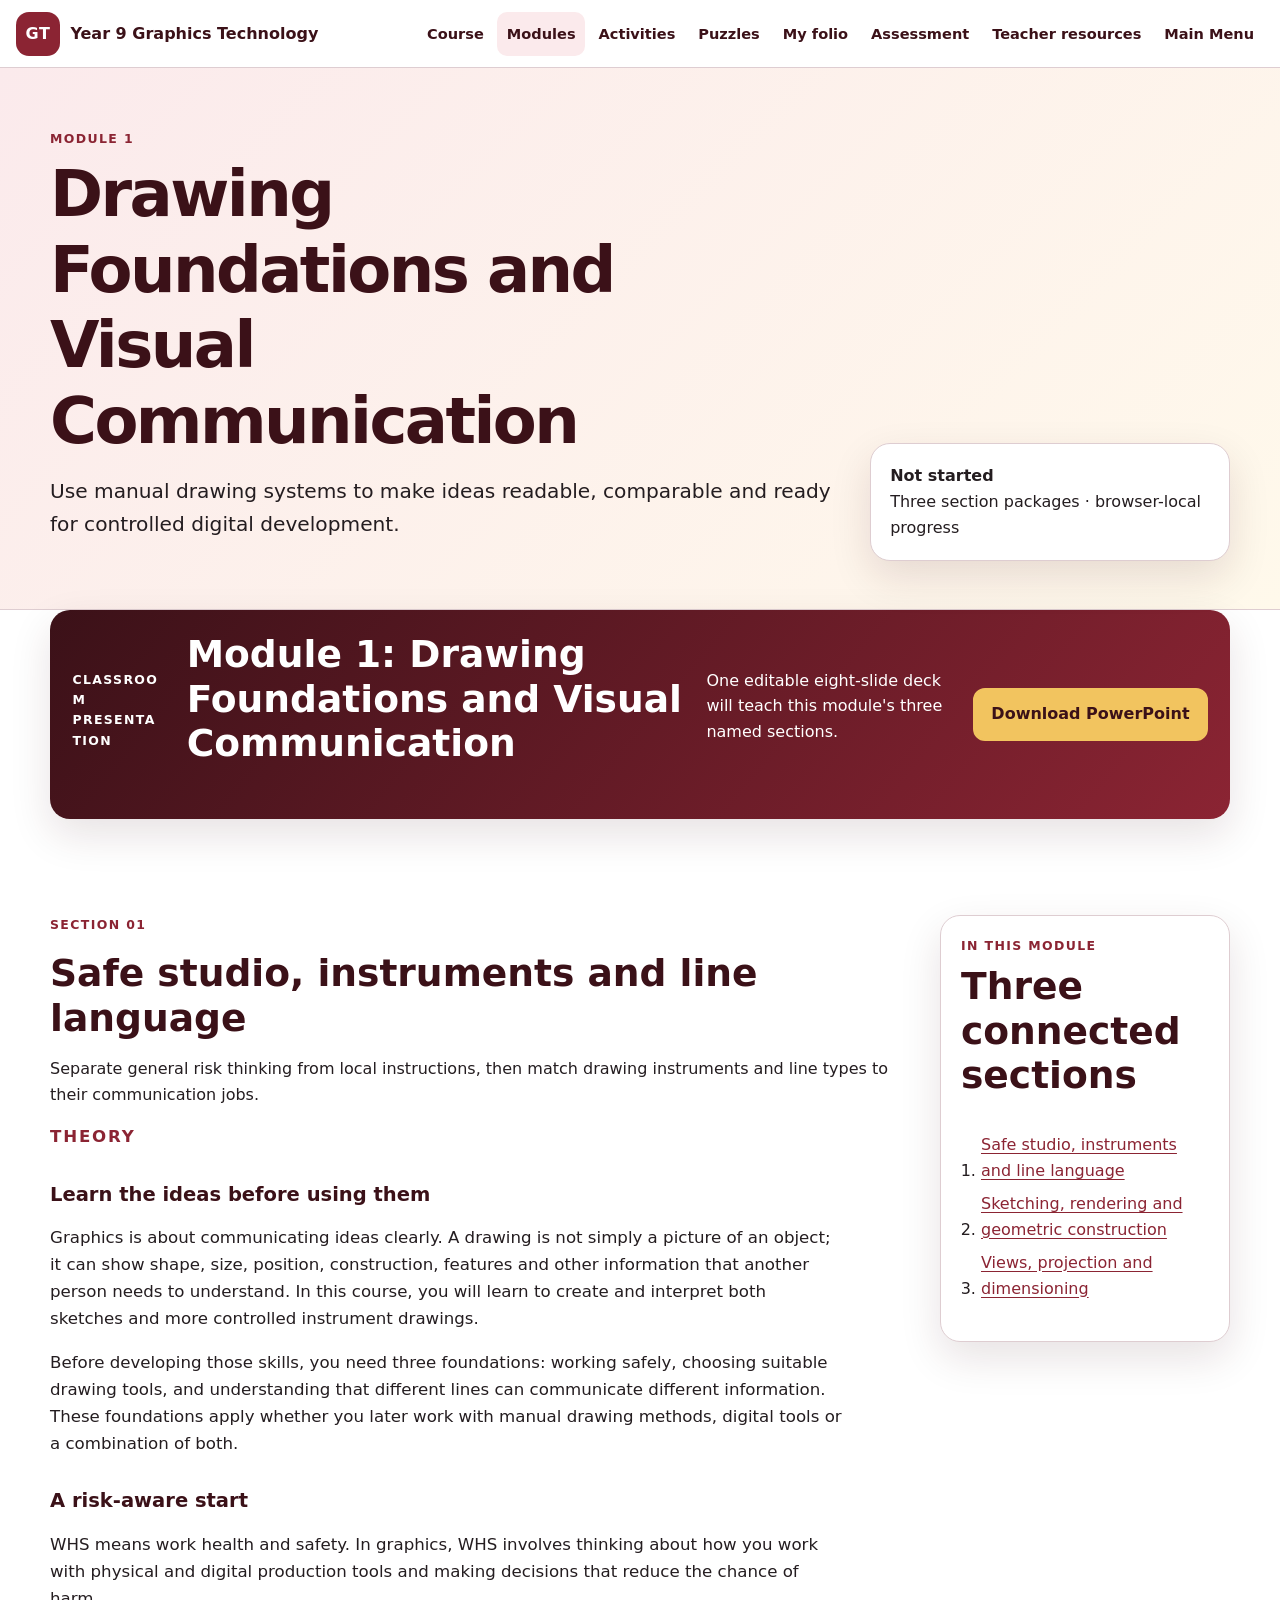
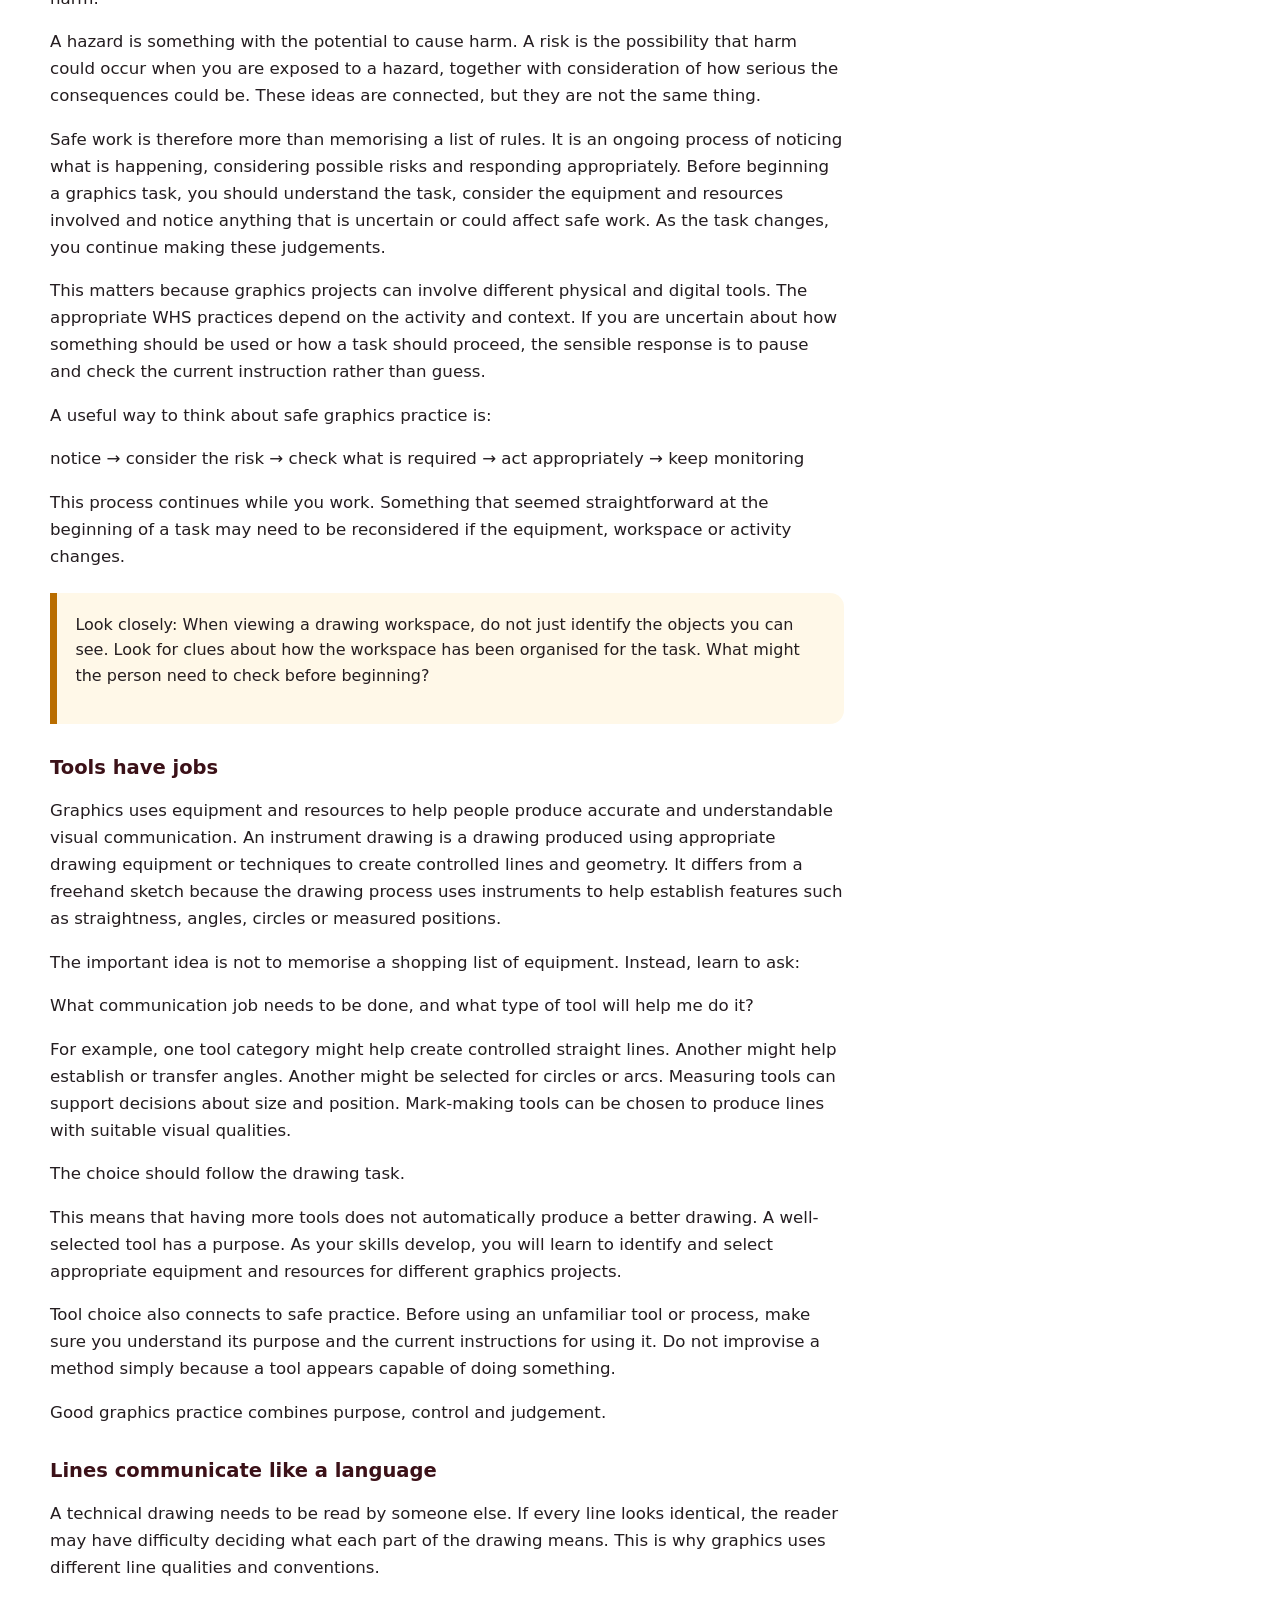
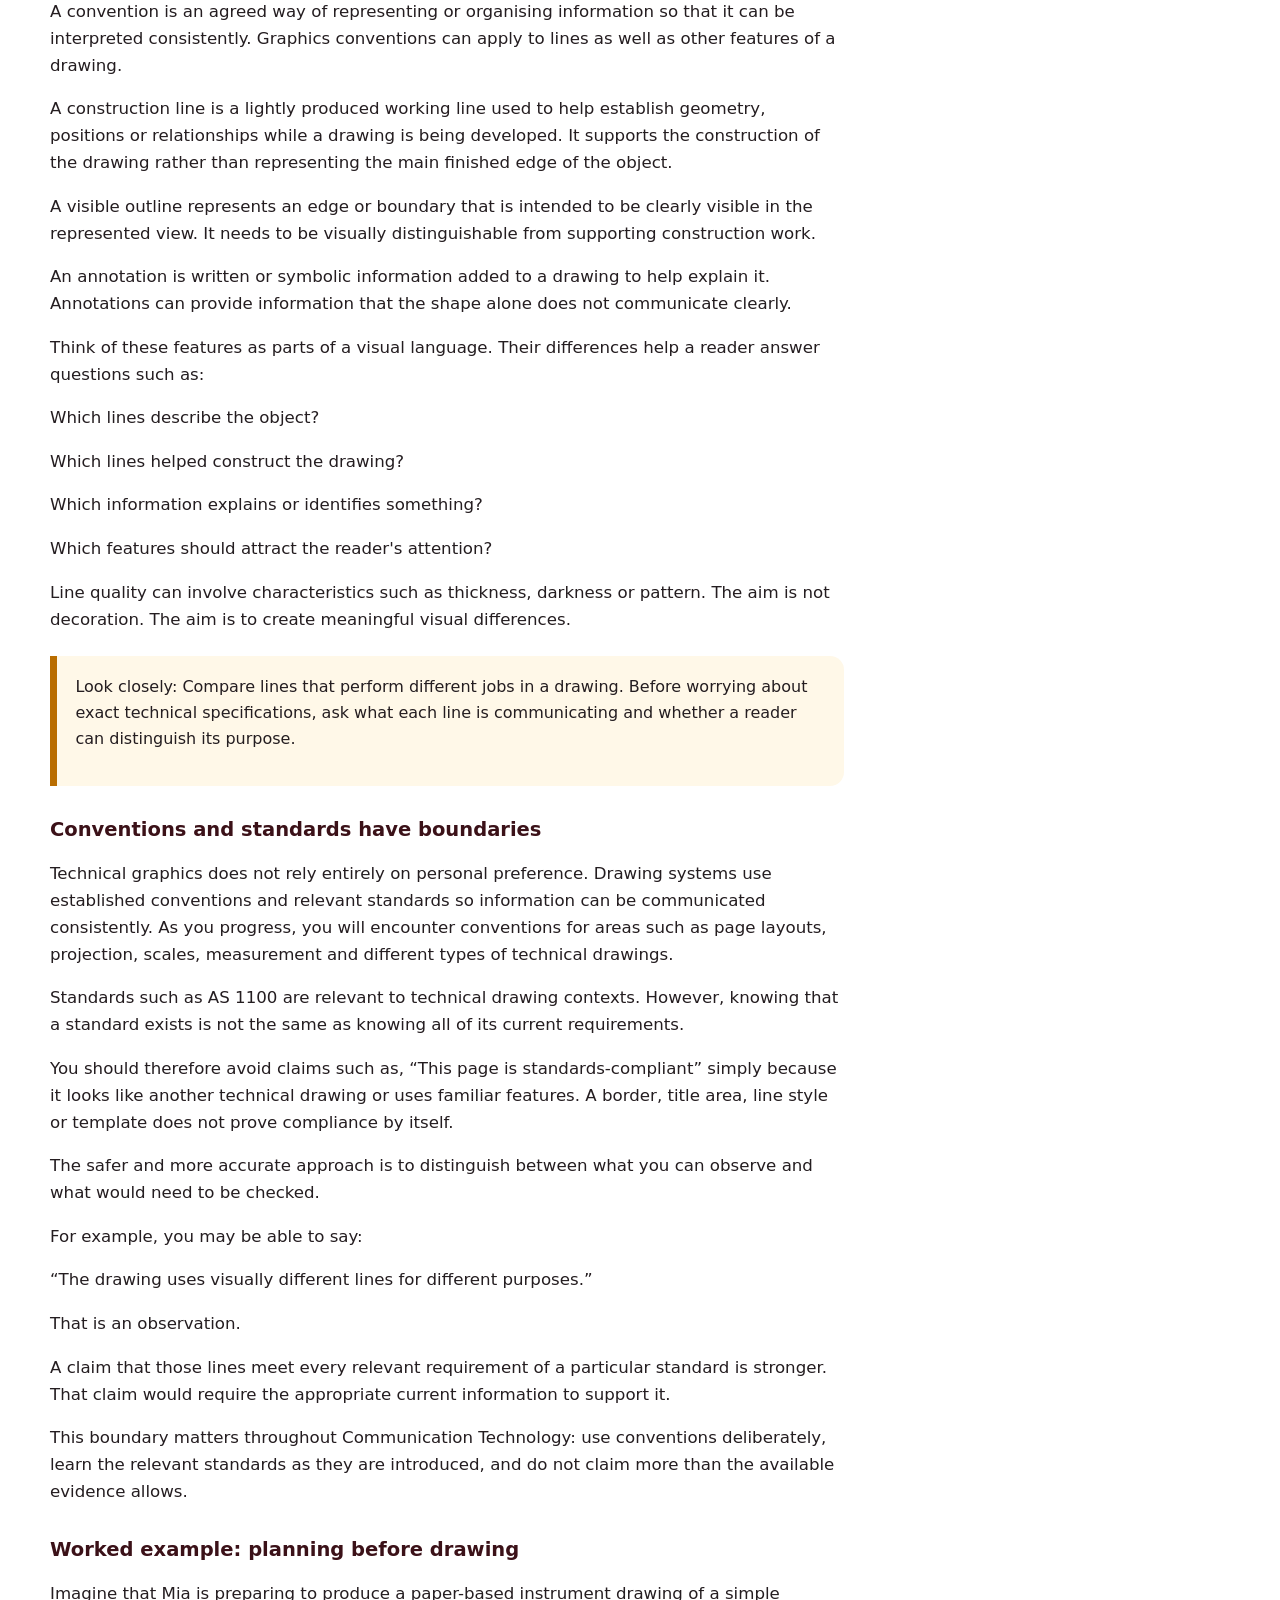
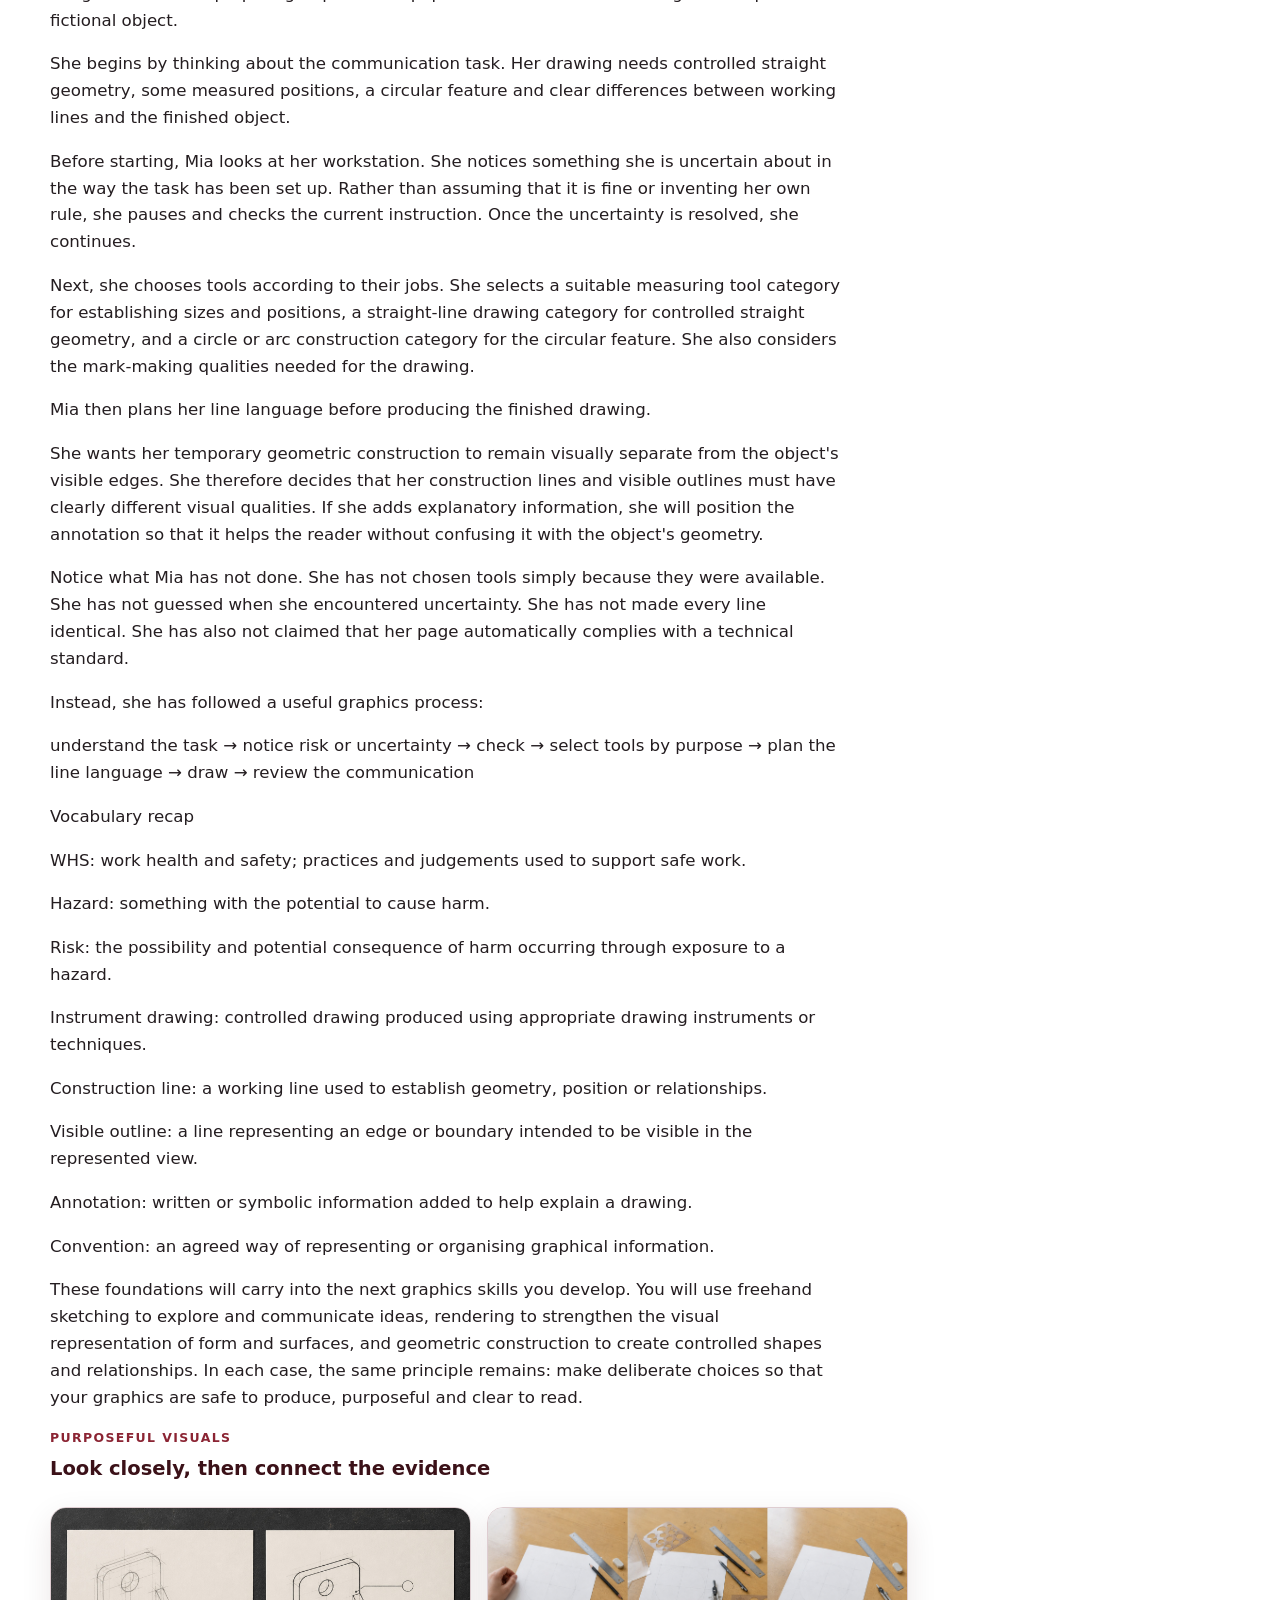
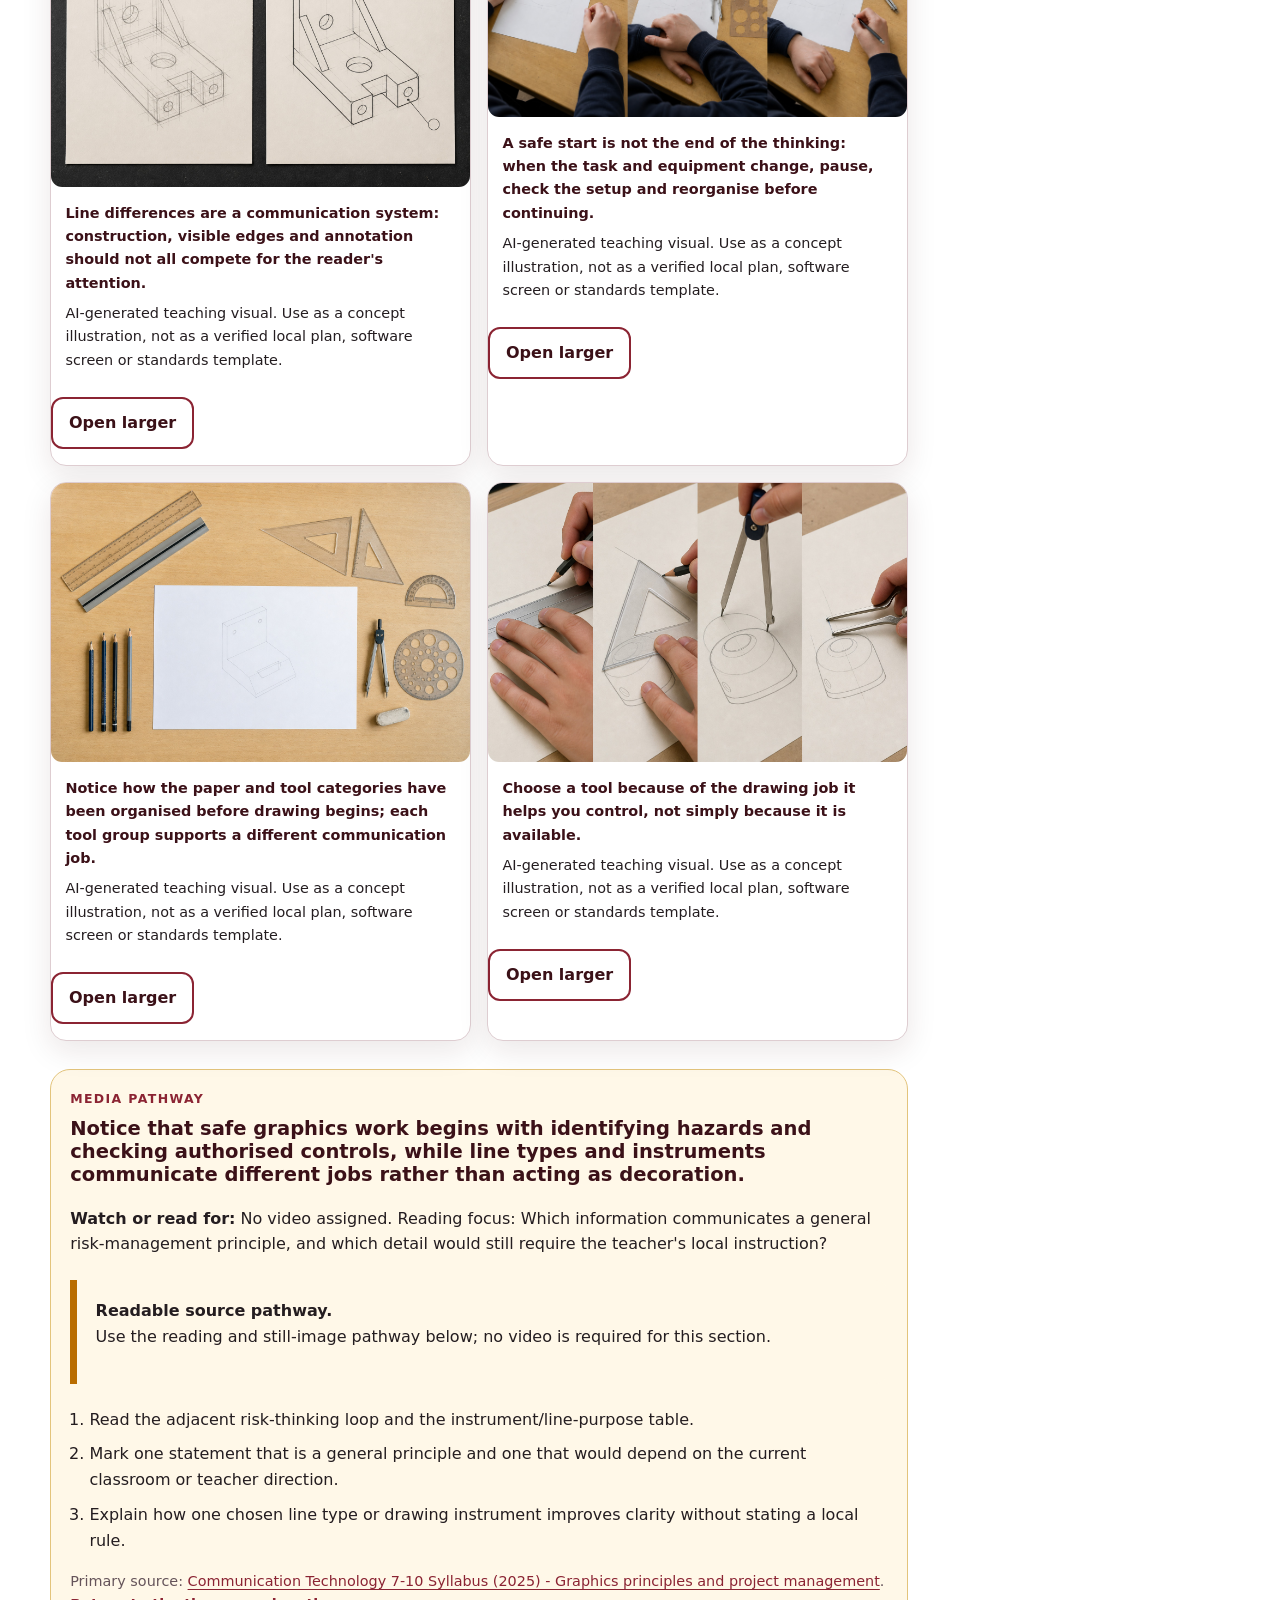
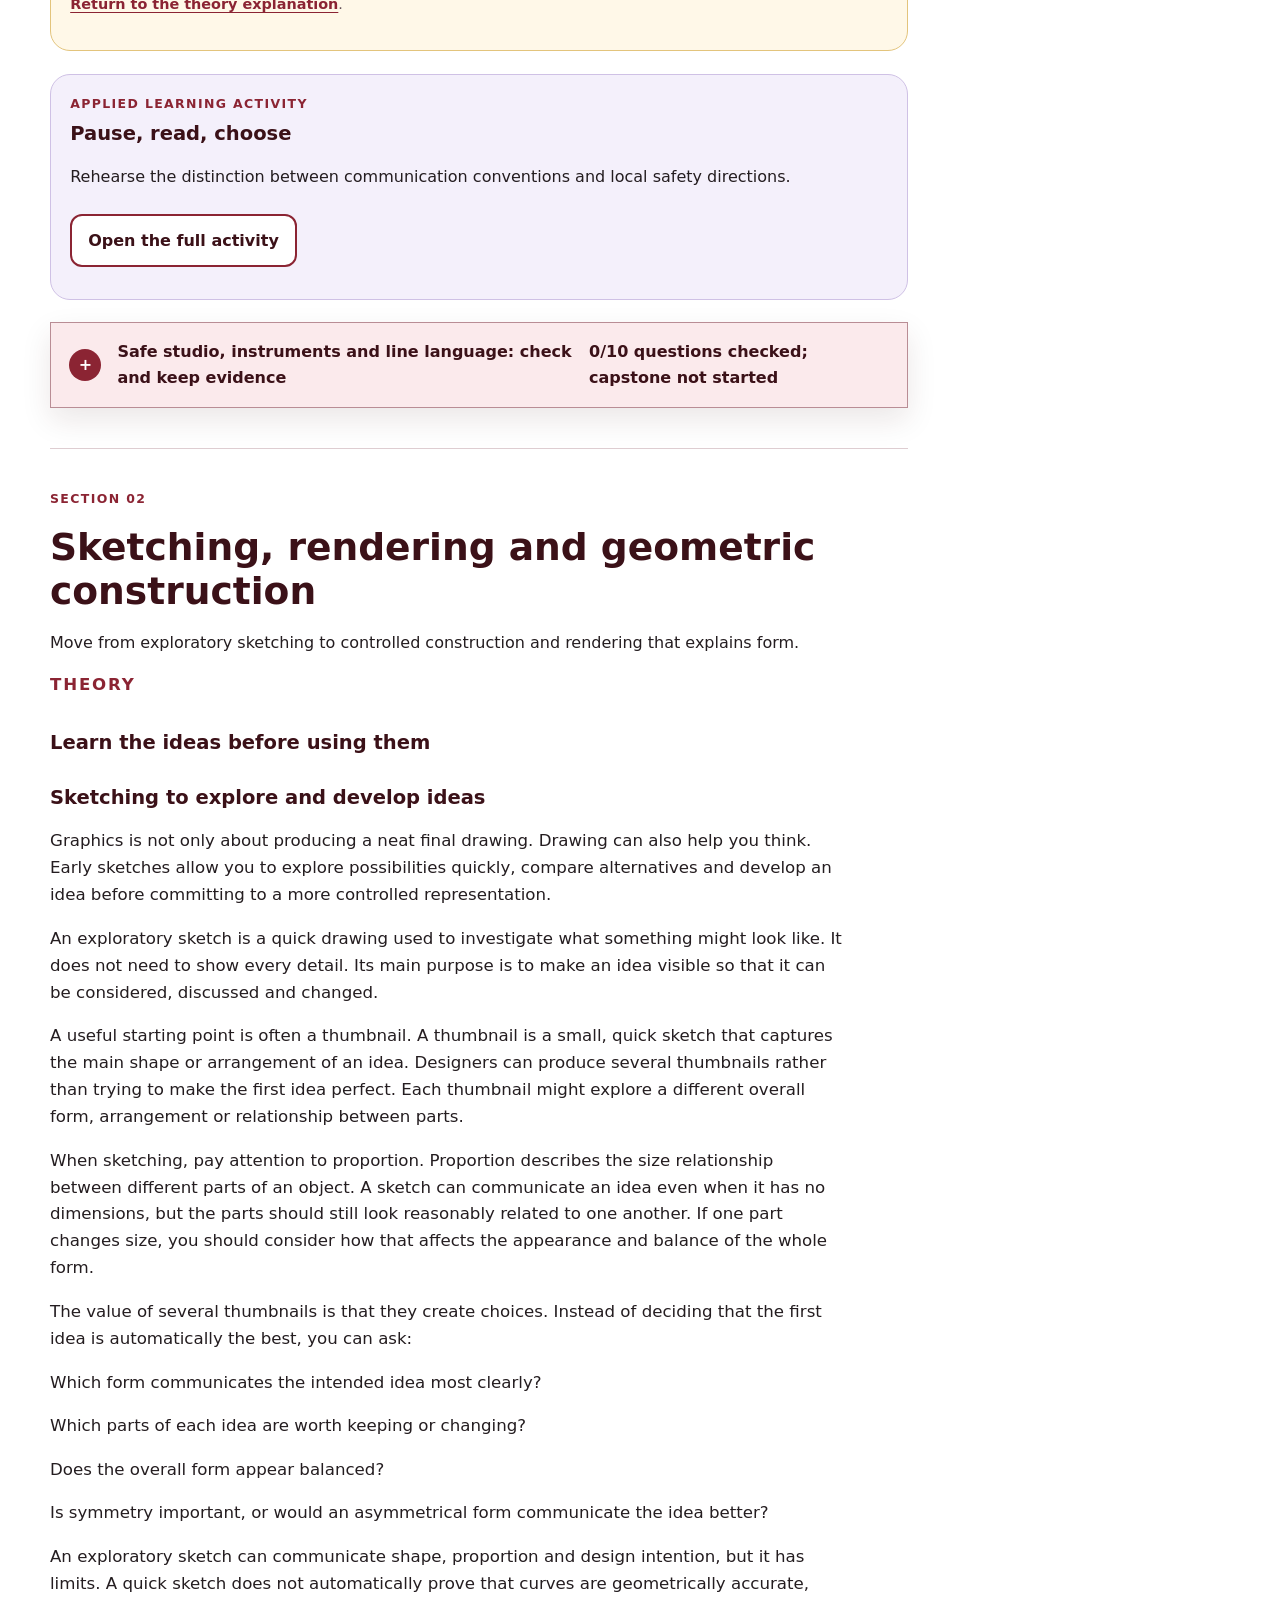
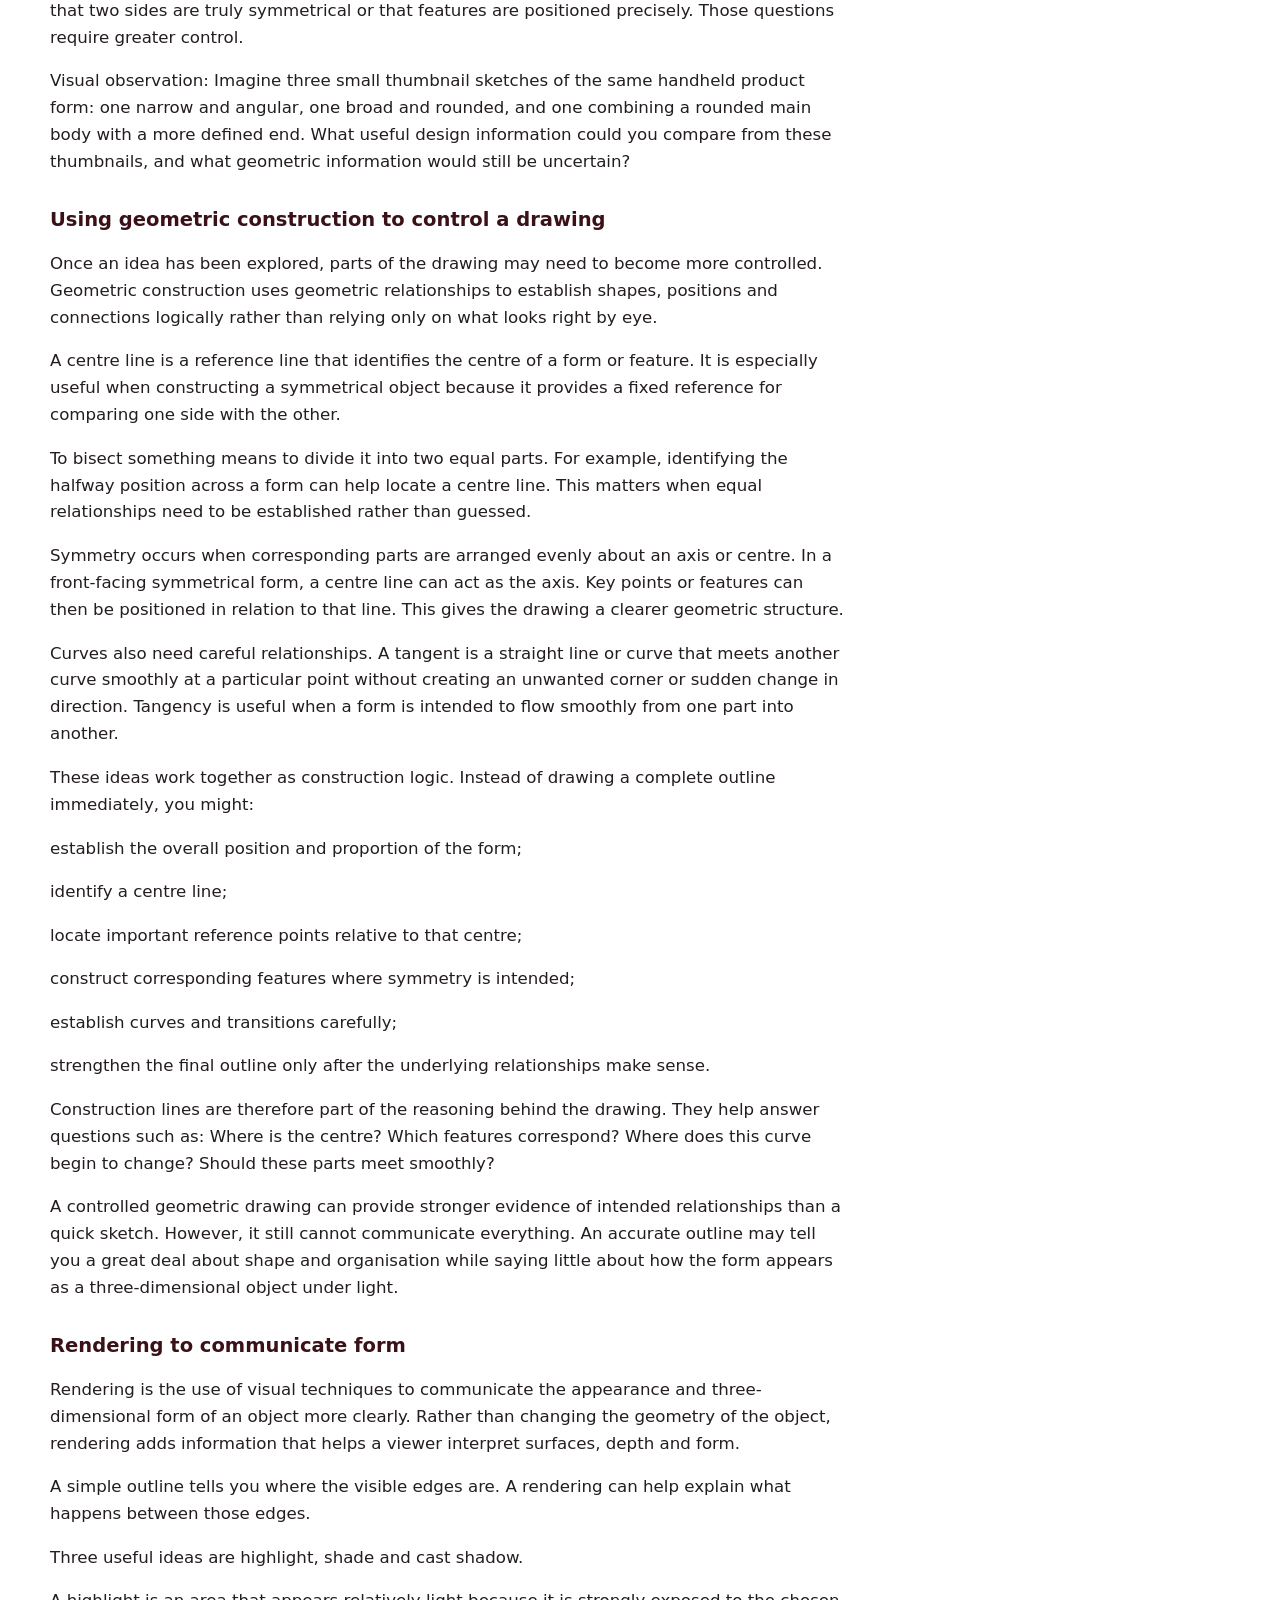
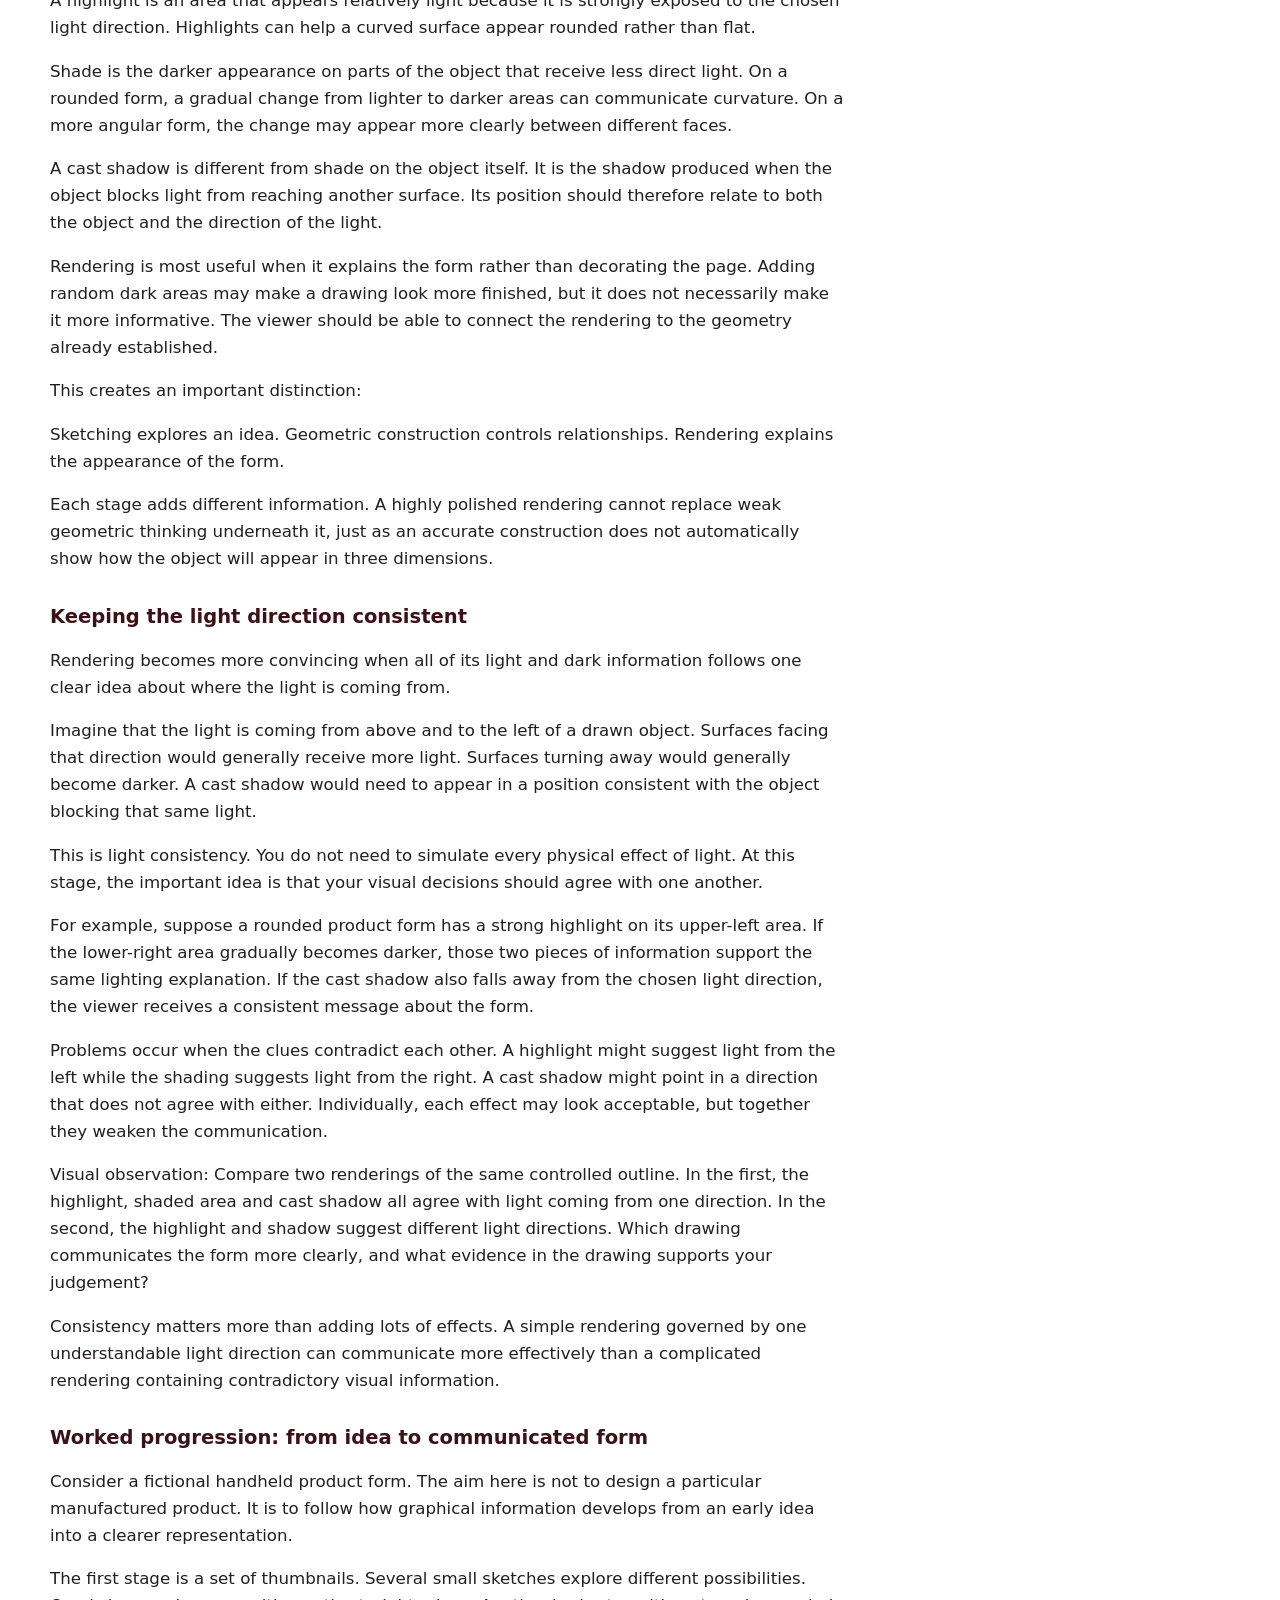
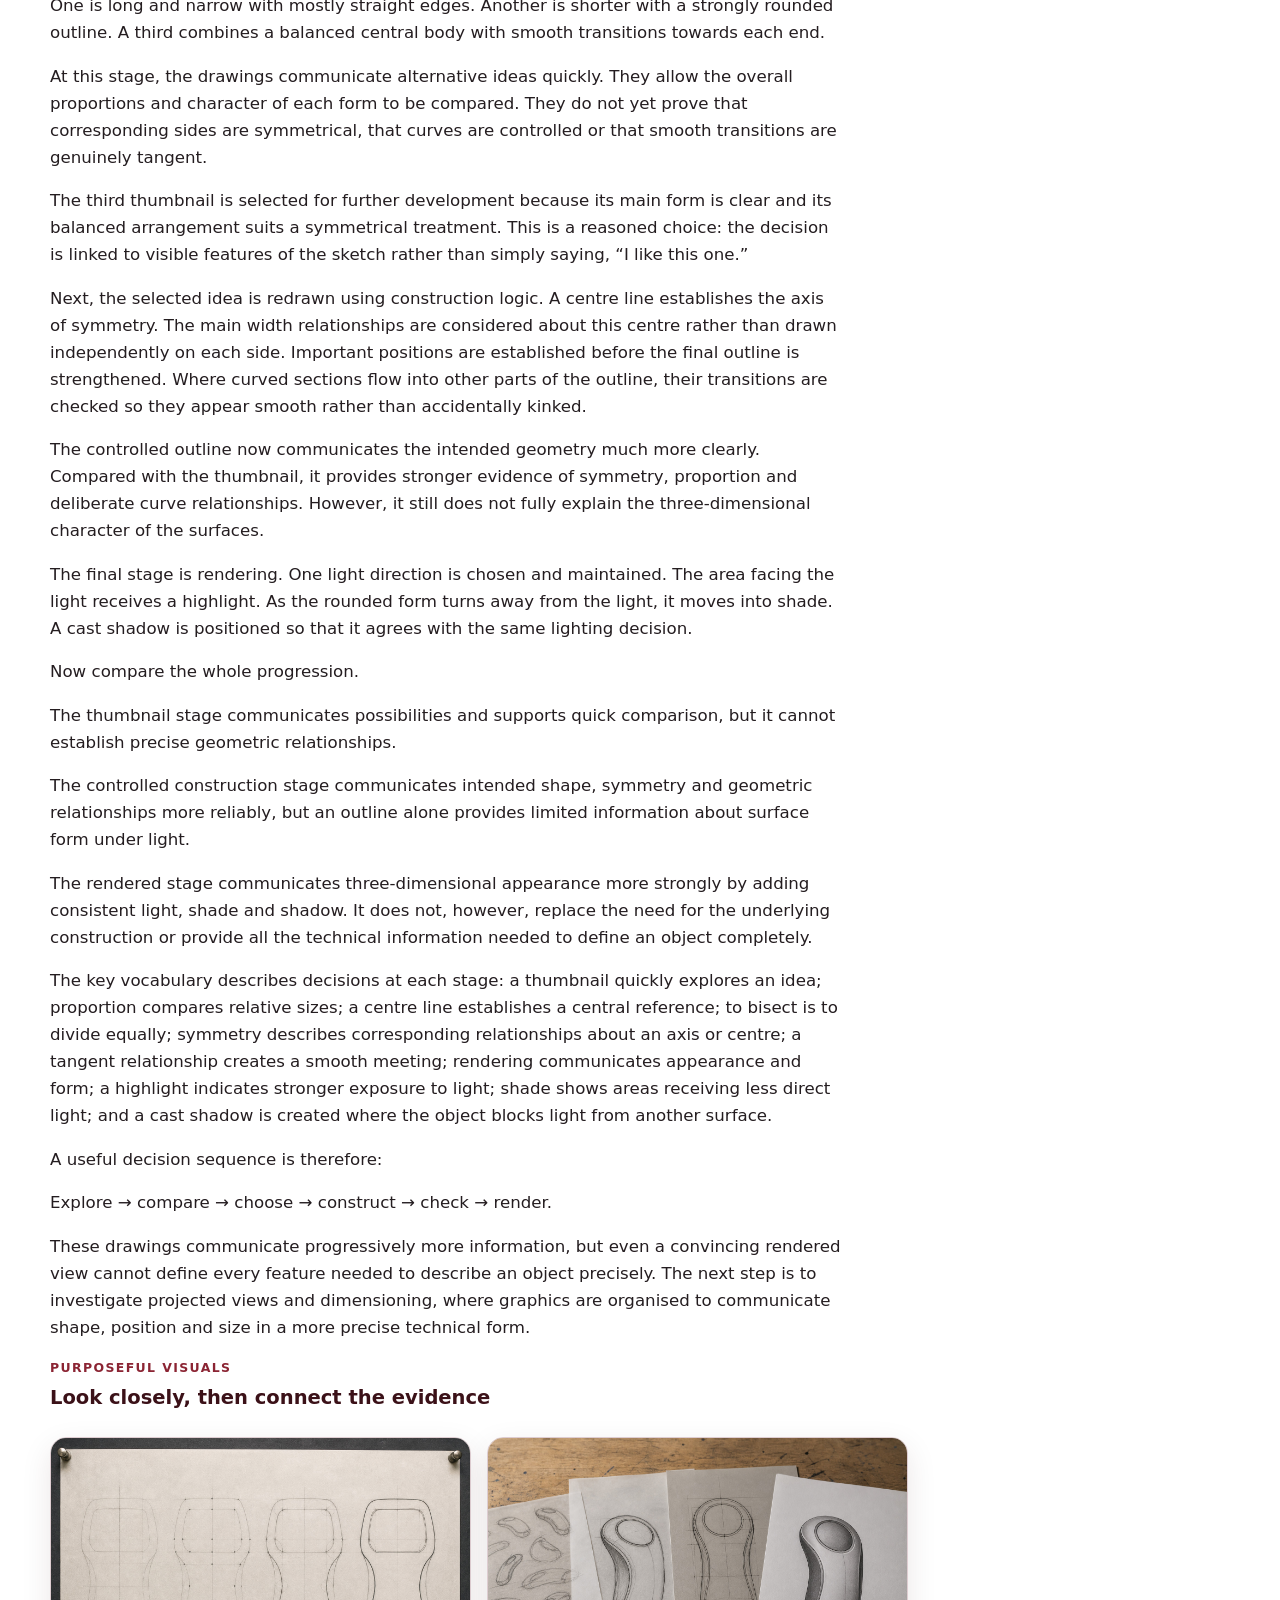
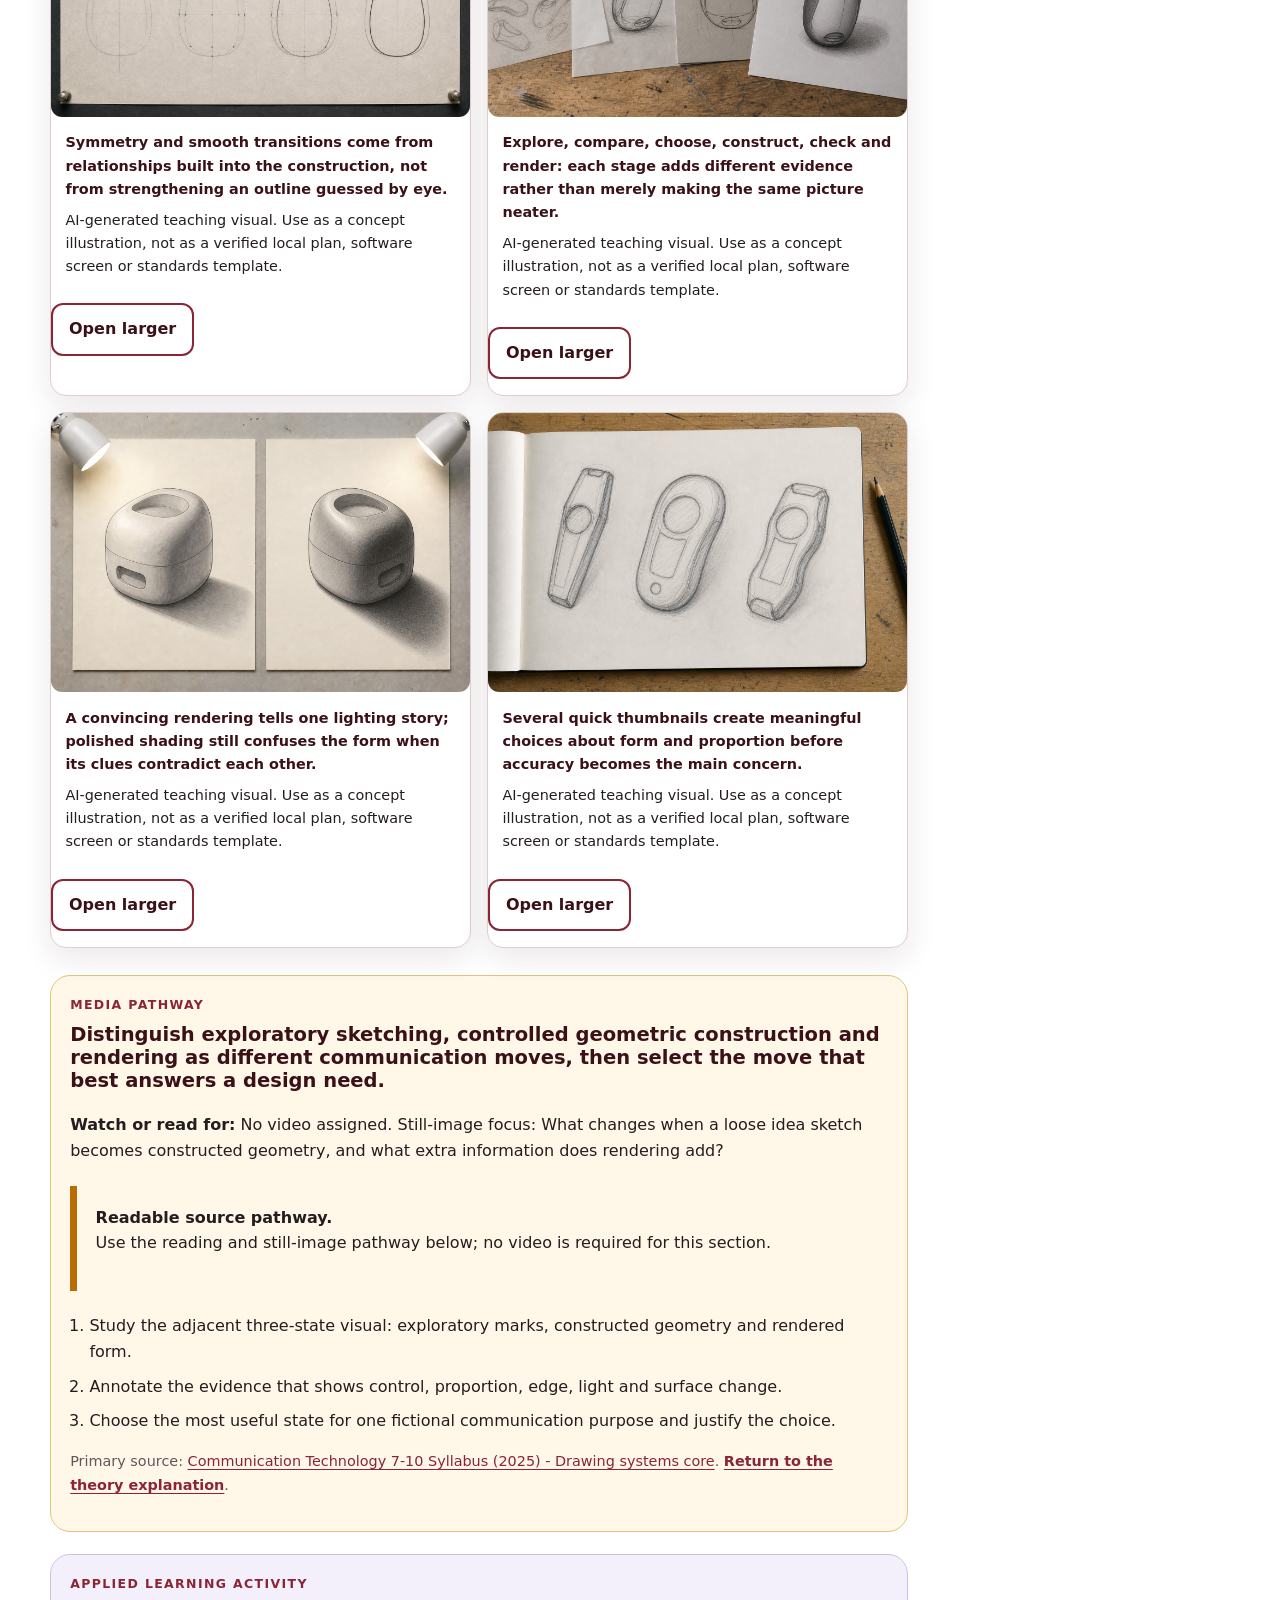
<file: modules/module-01.html>
<!doctype html>
<html lang="en-AU">
<head>
  <meta charset="utf-8">
  <meta name="viewport" content="width=device-width, initial-scale=1">
  <meta name="description" content="Year 9 Graphics Technology course aligned to the Communication Technology 7–10 Syllabus (2025).">
  <title>Module 1 | Year 9 Graphics Technology</title>
  <link rel="stylesheet" href="../styles.css">
  <link rel="stylesheet" href="../course-progress.css">
  <link rel="stylesheet" href="../engine.css">
</head>
<body data-course-state="source-grounded-local-candidate" data-content-status="integrated-candidate">
  <a class="skip-link" href="#main">Skip to content</a>
  <header class="course-family-nav screen-only">
    <div class="course-family-nav__inner">
      <a class="course-family-nav__brand" href="../index.html">
        <span class="course-family-nav__mark" aria-hidden="true">GT</span>
        <span>Year 9 Graphics Technology</span>
      </a>
      <nav class="course-family-nav__links" aria-label="Course navigation"><a href="../index.html">Course</a><a aria-current="page" href="../index.html#modules">Modules</a><a href="../activities.html">Activities</a><a href="../puzzles.html">Puzzles</a><a href="../folio.html">My folio</a><a href="../assessment.html">Assessment</a><a href="../teacher-resources.html">Teacher resources</a><a href="https://stevencowell.github.io/Main-Page/">Main Menu</a></nav>
    </div>
  </header>
  <main id="main"><section class="page-hero module-hero" id="m01-hero">
  <div class="wrap module-hero__inner">
    <div>
      <p class="eyebrow">Module 1</p>
      <h1>Drawing Foundations and Visual Communication</h1>
      <p class="lede">Use manual drawing systems to make ideas readable, comparable and ready for controlled digital development.</p>
    </div>
    <div class="hero-progress">
      <strong data-module-progress="m01">Not started</strong>
      <p>Three section packages · browser-local progress</p>
    </div>
  </div>
</section>
<section class="module-presentation-strip" id="m01-presentation" data-module-presentation>
  <div class="wrap">
    <article class="presentation-card">
      <p class="eyebrow">Classroom presentation</p>
      <h2>Module 1: Drawing Foundations and Visual Communication</h2>
      <p>One editable eight-slide deck will teach this module's three named sections.</p>
      <a class="button" id="m01-presentation-download" data-module-presentation-download href="../assets/presentations/module-01-drawing-foundations.pptx" download>Download PowerPoint</a>
    </article>
  </div>
</section>
<section class="module-learning">
  <div class="wrap module-layout">
    <aside class="module-aside card" aria-label="Module section map">
      <p class="eyebrow">In this module</p>
      <h2>Three connected sections</h2>
      <ol><li><a href="#m01s01">Safe studio, instruments and line language</a></li><li><a href="#m01s02">Sketching, rendering and geometric construction</a></li><li><a href="#m01s03">Views, projection and dimensioning</a></li></ol>
    </aside>
    <article class="module-main">
      <section class="section-unit" id="m01s01" data-section-container>
  <p class="eyebrow">Section 01</p>
  <h2>Safe studio, instruments and line language</h2>
  <p>Separate general risk thinking from local instructions, then match drawing instruments and line types to their communication jobs.</p>
  <section class="theory-content" id="m01s01-theory" data-section-theory><p class="eyebrow">Theory</p><h3>Learn the ideas before using them</h3><p>Graphics is about communicating ideas clearly. A drawing is not simply a picture of an object; it can show shape, size, position, construction, features and other information that another person needs to understand. In this course, you will learn to create and interpret both sketches and more controlled instrument drawings.</p>
<p>Before developing those skills, you need three foundations: working safely, choosing suitable drawing tools, and understanding that different lines can communicate different information. These foundations apply whether you later work with manual drawing methods, digital tools or a combination of both.</p>
<h3 id="m01s01-risk-aware-start">A risk-aware start</h3>
<p>WHS means work health and safety. In graphics, WHS involves thinking about how you work with physical and digital production tools and making decisions that reduce the chance of harm.</p>
<p>A hazard is something with the potential to cause harm. A risk is the possibility that harm could occur when you are exposed to a hazard, together with consideration of how serious the consequences could be. These ideas are connected, but they are not the same thing.</p>
<p>Safe work is therefore more than memorising a list of rules. It is an ongoing process of noticing what is happening, considering possible risks and responding appropriately. Before beginning a graphics task, you should understand the task, consider the equipment and resources involved and notice anything that is uncertain or could affect safe work. As the task changes, you continue making these judgements.</p>
<p>This matters because graphics projects can involve different physical and digital tools. The appropriate WHS practices depend on the activity and context. If you are uncertain about how something should be used or how a task should proceed, the sensible response is to pause and check the current instruction rather than guess.</p>
<p>A useful way to think about safe graphics practice is:</p>
<p>notice → consider the risk → check what is required → act appropriately → keep monitoring</p>
<p>This process continues while you work. Something that seemed straightforward at the beginning of a task may need to be reconsidered if the equipment, workspace or activity changes.</p>
<aside class="look-closely"><p>Look closely: When viewing a drawing workspace, do not just identify the objects you can see. Look for clues about how the workspace has been organised for the task. What might the person need to check before beginning?</p></aside>
<h3 id="m01s01-tools-have-jobs">Tools have jobs</h3>
<p>Graphics uses equipment and resources to help people produce accurate and understandable visual communication. An instrument drawing is a drawing produced using appropriate drawing equipment or techniques to create controlled lines and geometry. It differs from a freehand sketch because the drawing process uses instruments to help establish features such as straightness, angles, circles or measured positions.</p>
<p>The important idea is not to memorise a shopping list of equipment. Instead, learn to ask:</p>
<p>What communication job needs to be done, and what type of tool will help me do it?</p>
<p>For example, one tool category might help create controlled straight lines. Another might help establish or transfer angles. Another might be selected for circles or arcs. Measuring tools can support decisions about size and position. Mark-making tools can be chosen to produce lines with suitable visual qualities.</p>
<p>The choice should follow the drawing task.</p>
<p>This means that having more tools does not automatically produce a better drawing. A well-selected tool has a purpose. As your skills develop, you will learn to identify and select appropriate equipment and resources for different graphics projects.</p>
<p>Tool choice also connects to safe practice. Before using an unfamiliar tool or process, make sure you understand its purpose and the current instructions for using it. Do not improvise a method simply because a tool appears capable of doing something.</p>
<p>Good graphics practice combines purpose, control and judgement.</p>
<h3 id="m01s01-line-language">Lines communicate like a language</h3>
<p>A technical drawing needs to be read by someone else. If every line looks identical, the reader may have difficulty deciding what each part of the drawing means. This is why graphics uses different line qualities and conventions.</p>
<p>A convention is an agreed way of representing or organising information so that it can be interpreted consistently. Graphics conventions can apply to lines as well as other features of a drawing.</p>
<p>A construction line is a lightly produced working line used to help establish geometry, positions or relationships while a drawing is being developed. It supports the construction of the drawing rather than representing the main finished edge of the object.</p>
<p>A visible outline represents an edge or boundary that is intended to be clearly visible in the represented view. It needs to be visually distinguishable from supporting construction work.</p>
<p>An annotation is written or symbolic information added to a drawing to help explain it. Annotations can provide information that the shape alone does not communicate clearly.</p>
<p>Think of these features as parts of a visual language. Their differences help a reader answer questions such as:</p>
<p>Which lines describe the object?</p>
<p>Which lines helped construct the drawing?</p>
<p>Which information explains or identifies something?</p>
<p>Which features should attract the reader&#x27;s attention?</p>
<p>Line quality can involve characteristics such as thickness, darkness or pattern. The aim is not decoration. The aim is to create meaningful visual differences.</p>
<aside class="look-closely"><p>Look closely: Compare lines that perform different jobs in a drawing. Before worrying about exact technical specifications, ask what each line is communicating and whether a reader can distinguish its purpose.</p></aside>
<h3 id="m01s01-standards-boundary">Conventions and standards have boundaries</h3>
<p>Technical graphics does not rely entirely on personal preference. Drawing systems use established conventions and relevant standards so information can be communicated consistently. As you progress, you will encounter conventions for areas such as page layouts, projection, scales, measurement and different types of technical drawings.</p>
<p>Standards such as AS 1100 are relevant to technical drawing contexts. However, knowing that a standard exists is not the same as knowing all of its current requirements.</p>
<p>You should therefore avoid claims such as, “This page is standards-compliant” simply because it looks like another technical drawing or uses familiar features. A border, title area, line style or template does not prove compliance by itself.</p>
<p>The safer and more accurate approach is to distinguish between what you can observe and what would need to be checked.</p>
<p>For example, you may be able to say:</p>
<p>“The drawing uses visually different lines for different purposes.”</p>
<p>That is an observation.</p>
<p>A claim that those lines meet every relevant requirement of a particular standard is stronger. That claim would require the appropriate current information to support it.</p>
<p>This boundary matters throughout Communication Technology: use conventions deliberately, learn the relevant standards as they are introduced, and do not claim more than the available evidence allows.</p>
<h3 id="m01s01-worked-setup">Worked example: planning before drawing</h3>
<p>Imagine that Mia is preparing to produce a paper-based instrument drawing of a simple fictional object.</p>
<p>She begins by thinking about the communication task. Her drawing needs controlled straight geometry, some measured positions, a circular feature and clear differences between working lines and the finished object.</p>
<p>Before starting, Mia looks at her workstation. She notices something she is uncertain about in the way the task has been set up. Rather than assuming that it is fine or inventing her own rule, she pauses and checks the current instruction. Once the uncertainty is resolved, she continues.</p>
<p>Next, she chooses tools according to their jobs. She selects a suitable measuring tool category for establishing sizes and positions, a straight-line drawing category for controlled straight geometry, and a circle or arc construction category for the circular feature. She also considers the mark-making qualities needed for the drawing.</p>
<p>Mia then plans her line language before producing the finished drawing.</p>
<p>She wants her temporary geometric construction to remain visually separate from the object&#x27;s visible edges. She therefore decides that her construction lines and visible outlines must have clearly different visual qualities. If she adds explanatory information, she will position the annotation so that it helps the reader without confusing it with the object&#x27;s geometry.</p>
<p>Notice what Mia has not done. She has not chosen tools simply because they were available. She has not guessed when she encountered uncertainty. She has not made every line identical. She has also not claimed that her page automatically complies with a technical standard.</p>
<p>Instead, she has followed a useful graphics process:</p>
<p>understand the task → notice risk or uncertainty → check → select tools by purpose → plan the line language → draw → review the communication</p>
<p>Vocabulary recap</p>
<p>WHS: work health and safety; practices and judgements used to support safe work.</p>
<p>Hazard: something with the potential to cause harm.</p>
<p>Risk: the possibility and potential consequence of harm occurring through exposure to a hazard.</p>
<p>Instrument drawing: controlled drawing produced using appropriate drawing instruments or techniques.</p>
<p>Construction line: a working line used to establish geometry, position or relationships.</p>
<p>Visible outline: a line representing an edge or boundary intended to be visible in the represented view.</p>
<p>Annotation: written or symbolic information added to help explain a drawing.</p>
<p>Convention: an agreed way of representing or organising graphical information.</p>
<p>These foundations will carry into the next graphics skills you develop. You will use freehand sketching to explore and communicate ideas, rendering to strengthen the visual representation of form and surfaces, and geometric construction to create controlled shapes and relationships. In each case, the same principle remains: make deliberate choices so that your graphics are safe to produce, purposeful and clear to read.</p></section>
  <section class="visual-slot" id="m01s01-visual" data-section-visual>
  <p class="eyebrow">Purposeful visuals</p>
  <h3>Look closely, then connect the evidence</h3>
  <div class="visual-gallery"><figure class="teaching-visual" id="m01s01-visual-01">
  <img src="../assets/images/m01s01-line-language.jpg" alt="Two graphite drawings of the same fictional bracket compare muddled equal-weight lines with faint construction lines, stronger visible outlines and restrained leader lines.">
  <figcaption><strong>Line differences are a communication system: construction, visible edges and annotation should not all compete for the reader&#x27;s attention.</strong><span>AI-generated teaching visual. Use as a concept illustration, not as a verified local plan, software screen or standards template.</span></figcaption>
  <p class="visual-actions screen-only"><button type="button" class="button secondary" data-image-open data-image-src="../assets/images/m01s01-line-language.jpg" data-image-alt="Two graphite drawings of the same fictional bracket compare muddled equal-weight lines with faint construction lines, stronger visible outlines and restrained leader lines." data-image-caption="Line differences are a communication system: construction, visible edges and annotation should not all compete for the reader&#x27;s attention.">Open larger</button></p>
</figure><figure class="teaching-visual" id="m01s01-visual-02">
  <img src="../assets/images/m01s01-ongoing-check.jpg" alt="Three photographic moments show a drawing task beginning, pausing after more instruments are introduced, and continuing after the workspace is reorganised.">
  <figcaption><strong>A safe start is not the end of the thinking: when the task and equipment change, pause, check the setup and reorganise before continuing.</strong><span>AI-generated teaching visual. Use as a concept illustration, not as a verified local plan, software screen or standards template.</span></figcaption>
  <p class="visual-actions screen-only"><button type="button" class="button secondary" data-image-open data-image-src="../assets/images/m01s01-ongoing-check.jpg" data-image-alt="Three photographic moments show a drawing task beginning, pausing after more instruments are introduced, and continuing after the workspace is reorganised." data-image-caption="A safe start is not the end of the thinking: when the task and equipment change, pause, check the setup and reorganise before continuing.">Open larger</button></p>
</figure><figure class="teaching-visual" id="m01s01-visual-03">
  <img src="../assets/images/m01s01-safe-workspace.jpg" alt="Overhead photograph of an uncluttered drawing desk with a fictional object sketch and drawing tools grouped around the paper.">
  <figcaption><strong>Notice how the paper and tool categories have been organised before drawing begins; each tool group supports a different communication job.</strong><span>AI-generated teaching visual. Use as a concept illustration, not as a verified local plan, software screen or standards template.</span></figcaption>
  <p class="visual-actions screen-only"><button type="button" class="button secondary" data-image-open data-image-src="../assets/images/m01s01-safe-workspace.jpg" data-image-alt="Overhead photograph of an uncluttered drawing desk with a fictional object sketch and drawing tools grouped around the paper." data-image-caption="Notice how the paper and tool categories have been organised before drawing begins; each tool group supports a different communication job.">Open larger</button></p>
</figure><figure class="teaching-visual" id="m01s01-visual-04">
  <img src="../assets/images/m01s01-tools-have-jobs.jpg" alt="Four close photographs show generic drawing tools creating a straight edge, an angle, a circle and a transferred position on the same fictional product drawing.">
  <figcaption><strong>Choose a tool because of the drawing job it helps you control, not simply because it is available.</strong><span>AI-generated teaching visual. Use as a concept illustration, not as a verified local plan, software screen or standards template.</span></figcaption>
  <p class="visual-actions screen-only"><button type="button" class="button secondary" data-image-open data-image-src="../assets/images/m01s01-tools-have-jobs.jpg" data-image-alt="Four close photographs show generic drawing tools creating a straight edge, an angle, a circle and a transferred position on the same fictional product drawing." data-image-caption="Choose a tool because of the drawing job it helps you control, not simply because it is available.">Open larger</button></p>
</figure></div>
</section>
  <section class="media-pathway is-gap" id="m01s01-media" data-section-media>
  <p class="eyebrow">Media pathway</p>
  <h3>Notice that safe graphics work begins with identifying hazards and checking authorised controls, while line types and instruments communicate different jobs rather than acting as decoration.</h3>
  
  <p><strong>Watch or read for:</strong> No video assigned. Reading focus: Which information communicates a general risk-management principle, and which detail would still require the teacher&#x27;s local instruction?</p>
  <div class="boundary-note"><strong>Readable source pathway.</strong><p>Use the reading and still-image pathway below; no video is required for this section.</p></div>
  <ol><li>Read the adjacent risk-thinking loop and the instrument/line-purpose table.</li><li>Mark one statement that is a general principle and one that would depend on the current classroom or teacher direction.</li><li>Explain how one chosen line type or drawing instrument improves clarity without stating a local rule.</li></ol>
  <p class="fine">Primary source: <a href="https://curriculum.nsw.edu.au/learning-areas/tas/communication-technology-7-10-2025/content/stage-5/faedaf189a">Communication Technology 7-10 Syllabus (2025) - Graphics principles and project management</a>. <a class="media-return" href="#m01s01-risk-aware-start">Return to the theory explanation</a>.</p>
</section>
  <section class="activity-bridge" id="m01s01-activity-bridge" data-section-activity>
    <p class="eyebrow">Applied Learning Activity</p>
    <h3>Pause, read, choose</h3>
    
    <p>Rehearse the distinction between communication conventions and local safety directions.</p>
    <a class="button secondary" href="../activities.html#ala-m01s01-line-and-risk-dispatch">Open the full activity</a>
  </section>
  <span class="learning-end-marker" id="m01s01-learning-end" data-section-learning-end aria-hidden="true"></span>
  <details class="section-learning learning-package" id="m01s01-check" data-section-id="m01s01" data-storage-key="tas:year9-graphics:v1:section:m01s01">
  <summary id="m01s01-package-summary">Safe studio, instruments and line language: check and keep evidence <span data-package-summary>0/10 questions checked; capstone not started</span></summary>
  <div class="learning-package__body">
    <p class="eyebrow">Formative learning evidence</p>
    <p>This browser-local record is not formal submission or teacher verification.</p>
    
    <p><a id="m01s01-resume" href="#m01s01-check">Resume this learning package</a></p>
    <fieldset class="mcq" id="m01s01-q01" data-question-id="m01s01-q01">
  <legend><span>1</span>A student notices something about the drawing workspace that may affect safe work but is unsure what to do. What is the best response?</legend>
  <p class="hint">Hint: Re-read the linked explanation and identify the relationship or purpose being tested at #m01s01-risk-aware-start.</p>
  <label><input type="radio" name="m01s01-q01" value="a"> <span>Pause and check the current instruction before continuing.</span></label><label><input type="radio" name="m01s01-q01" value="b"> <span>Continue if the task looks simple and check only if a problem occurs.</span></label><label><input type="radio" name="m01s01-q01" value="c"> <span>Invent a rule that seems sensible and use it for the rest of the task.</span></label>
  <div class="question-actions screen-only">
    <button type="button" class="button small" data-check-question>Check this response</button>
    <a href="#m01s01-risk-aware-start">Return to the explanation</a>
  </div>
  <p class="question-feedback" role="status" aria-live="polite" data-question-feedback tabindex="-1"></p>
</fieldset><fieldset class="mcq" id="m01s01-q02" data-question-id="m01s01-q02">
  <legend><span>2</span>Which statement best explains the difference between a hazard and a risk?</legend>
  <p class="hint">Hint: Re-read the linked explanation and identify the relationship or purpose being tested at #m01s01-risk-aware-start.</p>
  <label><input type="radio" name="m01s01-q02" value="a"> <span>A hazard is any difficult task, while a risk is any tool used to complete it.</span></label><label><input type="radio" name="m01s01-q02" value="b"> <span>A hazard has the potential to cause harm, while risk considers the possibility and possible consequences of harm occurring.</span></label><label><input type="radio" name="m01s01-q02" value="c"> <span>A hazard and a risk are two words for exactly the same thing.</span></label>
  <div class="question-actions screen-only">
    <button type="button" class="button small" data-check-question>Check this response</button>
    <a href="#m01s01-risk-aware-start">Return to the explanation</a>
  </div>
  <p class="question-feedback" role="status" aria-live="polite" data-question-feedback tabindex="-1"></p>
</fieldset><fieldset class="mcq" id="m01s01-q03" data-question-id="m01s01-q03">
  <legend><span>3</span>A drawing needs controlled straight geometry, measured positions and a circular feature. What is the strongest way to choose drawing tools?</legend>
  <p class="hint">Hint: Re-read the linked explanation and identify the relationship or purpose being tested at #m01s01-tools-have-jobs.</p>
  <label><input type="radio" name="m01s01-q03" value="a"> <span>Select as many tools as possible so every available tool is used.</span></label><label><input type="radio" name="m01s01-q03" value="b"> <span>Use one familiar tool for every part of the drawing.</span></label><label><input type="radio" name="m01s01-q03" value="c"> <span>Match suitable tool categories to the jobs of measuring, drawing straight geometry and constructing the circular feature.</span></label>
  <div class="question-actions screen-only">
    <button type="button" class="button small" data-check-question>Check this response</button>
    <a href="#m01s01-tools-have-jobs">Return to the explanation</a>
  </div>
  <p class="question-feedback" role="status" aria-live="polite" data-question-feedback tabindex="-1"></p>
</fieldset><fieldset class="mcq" id="m01s01-q04" data-question-id="m01s01-q04">
  <legend><span>4</span>Why should construction lines and visible outlines be visually different in an instrument drawing?</legend>
  <p class="hint">Hint: Re-read the linked explanation and identify the relationship or purpose being tested at #m01s01-line-language.</p>
  <label><input type="radio" name="m01s01-q04" value="a"> <span>So the reader can distinguish working geometry from the edges intended to represent the object.</span></label><label><input type="radio" name="m01s01-q04" value="b"> <span>So the page looks more decorative and contains a wider range of line styles.</span></label><label><input type="radio" name="m01s01-q04" value="c"> <span>So every line in the drawing attracts the same amount of attention.</span></label>
  <div class="question-actions screen-only">
    <button type="button" class="button small" data-check-question>Check this response</button>
    <a href="#m01s01-line-language">Return to the explanation</a>
  </div>
  <p class="question-feedback" role="status" aria-live="polite" data-question-feedback tabindex="-1"></p>
</fieldset><fieldset class="mcq" id="m01s01-q05" data-question-id="m01s01-q05">
  <legend><span>5</span>A student adds a short written note to explain a feature that the drawing shape alone does not make clear. What has the student added?</legend>
  <p class="hint">Hint: Re-read the linked explanation and identify the relationship or purpose being tested at #m01s01-line-language.</p>
  <label><input type="radio" name="m01s01-q05" value="a"> <span>A construction line</span></label><label><input type="radio" name="m01s01-q05" value="b"> <span>An annotation</span></label><label><input type="radio" name="m01s01-q05" value="c"> <span>A visible outline</span></label>
  <div class="question-actions screen-only">
    <button type="button" class="button small" data-check-question>Check this response</button>
    <a href="#m01s01-line-language">Return to the explanation</a>
  </div>
  <p class="question-feedback" role="status" aria-live="polite" data-question-feedback tabindex="-1"></p>
</fieldset><fieldset class="mcq" id="m01s01-q06" data-question-id="m01s01-q06">
  <legend><span>6</span>A student says, &#x27;This drawing uses different line styles, so it must meet every requirement of AS 1100.&#x27; What is the main problem with this claim?</legend>
  <p class="hint">Hint: Re-read the linked explanation and identify the relationship or purpose being tested at #m01s01-standards-boundary.</p>
  <label><input type="radio" name="m01s01-q06" value="a"> <span>Different line styles should never be used in technical drawings.</span></label><label><input type="radio" name="m01s01-q06" value="b"> <span>Standards have no connection to technical drawing.</span></label><label><input type="radio" name="m01s01-q06" value="c"> <span>Seeing familiar line styles does not prove that every relevant requirement of a standard has been met.</span></label>
  <div class="question-actions screen-only">
    <button type="button" class="button small" data-check-question>Check this response</button>
    <a href="#m01s01-standards-boundary">Return to the explanation</a>
  </div>
  <p class="question-feedback" role="status" aria-live="polite" data-question-feedback tabindex="-1"></p>
</fieldset><fieldset class="mcq" id="m01s01-q07" data-question-id="m01s01-q07">
  <legend><span>7</span>Which statement is the strongest observation about a drawing when you have not checked the current requirements of a technical standard?</legend>
  <p class="hint">Hint: Re-read the linked explanation and identify the relationship or purpose being tested at #m01s01-standards-boundary.</p>
  <label><input type="radio" name="m01s01-q07" value="a"> <span>The drawing uses visually different lines for different purposes.</span></label><label><input type="radio" name="m01s01-q07" value="b"> <span>The drawing is fully standards-compliant because it contains a border and several line types.</span></label><label><input type="radio" name="m01s01-q07" value="c"> <span>The drawing cannot use any recognised convention unless its standards compliance has already been proven.</span></label>
  <div class="question-actions screen-only">
    <button type="button" class="button small" data-check-question>Check this response</button>
    <a href="#m01s01-standards-boundary">Return to the explanation</a>
  </div>
  <p class="question-feedback" role="status" aria-live="polite" data-question-feedback tabindex="-1"></p>
</fieldset><fieldset class="mcq" id="m01s01-q08" data-question-id="m01s01-q08">
  <legend><span>8</span>Leo is planning a paper-based drawing. He has checked an uncertainty and knows the task requires measured positions and controlled geometry. What should he do next?</legend>
  <p class="hint">Hint: Re-read the linked explanation and identify the relationship or purpose being tested at #m01s01-worked-setup.</p>
  <label><input type="radio" name="m01s01-q08" value="a"> <span>Begin drawing with whichever tool is closest and decide its purpose afterwards.</span></label><label><input type="radio" name="m01s01-q08" value="b"> <span>Select suitable tool categories for the drawing jobs and plan how different line purposes will be visually distinguished.</span></label><label><input type="radio" name="m01s01-q08" value="c"> <span>Make every line identical so the drawing remains visually consistent.</span></label>
  <div class="question-actions screen-only">
    <button type="button" class="button small" data-check-question>Check this response</button>
    <a href="#m01s01-worked-setup">Return to the explanation</a>
  </div>
  <p class="question-feedback" role="status" aria-live="polite" data-question-feedback tabindex="-1"></p>
</fieldset><fieldset class="mcq" id="m01s01-q09" data-question-id="m01s01-q09">
  <legend><span>9</span>Which sequence best represents the approach used in the worked drawing example?</legend>
  <p class="hint">Hint: Re-read the linked explanation and identify the relationship or purpose being tested at #m01s01-worked-setup.</p>
  <label><input type="radio" name="m01s01-q09" value="a"> <span>Choose tools first, draw immediately, notice uncertainty later, then add different lines if needed.</span></label><label><input type="radio" name="m01s01-q09" value="b"> <span>Copy an existing page, assume its setup is suitable, then use the same line quality throughout.</span></label><label><input type="radio" name="m01s01-q09" value="c"> <span>Understand the task, notice and check uncertainty, select tools by purpose, plan line language, draw and review the communication.</span></label>
  <div class="question-actions screen-only">
    <button type="button" class="button small" data-check-question>Check this response</button>
    <a href="#m01s01-worked-setup">Return to the explanation</a>
  </div>
  <p class="question-feedback" role="status" aria-live="polite" data-question-feedback tabindex="-1"></p>
</fieldset><fieldset class="mcq" id="m01s01-q10" data-question-id="m01s01-q10">
  <legend><span>10</span>A student has produced a drawing where construction lines, visible outlines and annotations all compete equally for attention. What is the most useful improvement?</legend>
  <p class="hint">Hint: Re-read the linked explanation and identify the relationship or purpose being tested at #m01s01-line-language.</p>
  <label><input type="radio" name="m01s01-q10" value="a"> <span>Make deliberate visual differences between the line purposes so the reader can interpret the drawing more easily.</span></label><label><input type="radio" name="m01s01-q10" value="b"> <span>Remove all construction lines and annotations because only visible outlines communicate useful information.</span></label><label><input type="radio" name="m01s01-q10" value="c"> <span>Add more identical lines so the page looks fuller and more technically detailed.</span></label>
  <div class="question-actions screen-only">
    <button type="button" class="button small" data-check-question>Check this response</button>
    <a href="#m01s01-line-language">Return to the explanation</a>
  </div>
  <p class="question-feedback" role="status" aria-live="polite" data-question-feedback tabindex="-1"></p>
</fieldset>
    <section class="capstone">
      <p class="eyebrow">Higher-order capstone · justify</p>
      <h3>A fictional student, Sam, is preparing a paper-based instrument drawing that requires measured positions, controlled straight geometry and several working construction lines. Before starting, Sam notices something about the workstation setup that is unclear. Sam also needs to decide how construction lines, visible outlines and annotations will be visually distinguished. Justify the decisions Sam should make so the drawing process is risk-aware and the finished drawing is clear for another person to read.</h3>
      <ol><li>Identify the uncertainty Sam should deal with before continuing and explain why checking is better than guessing.</li><li>Explain how Sam should select generic tool categories according to the communication jobs required by the drawing.</li><li>Describe how construction lines, visible outlines and annotations should have clearly distinguishable visual purposes.</li><li>Link your decisions to both safe working judgement and clear graphical communication.</li></ol>
      <label for="m01s01-long-response"><strong>Your response</strong></label>
      <textarea id="m01s01-long-response" rows="10" data-long-response placeholder="Plan, justify and revise your response here."></textarea>
      <details>
        <summary>Success criteria</summary>
        <ul><li>Explains a risk-aware response to uncertainty without inventing a local safety rule.</li><li>Matches generic drawing tool categories to the jobs they need to perform.</li><li>Explains why different line purposes should be visually distinguishable to the reader.</li><li>Justifies the overall decisions using clear links between safety, purpose and communication.</li></ul>
      </details>
    </section>
    <p class="save-status" id="m01s01-save-status" role="status" aria-live="polite" data-save-status></p>
    <div class="package-actions screen-only">
      <button type="button" class="button secondary" data-export-package>Export this package</button>
      <button type="button" class="button secondary" data-print-package>Print this package</button>
      <button type="button" class="button quiet" data-reset-package>Reset only this package</button>
    </div>
  </div>
</details>
</section><section class="section-unit" id="m01s02" data-section-container>
  <p class="eyebrow">Section 02</p>
  <h2>Sketching, rendering and geometric construction</h2>
  <p>Move from exploratory sketching to controlled construction and rendering that explains form.</p>
  <section class="theory-content" id="m01s02-theory" data-section-theory><p class="eyebrow">Theory</p><h3>Learn the ideas before using them</h3><h3 id="m01s02-sketch-to-think">Sketching to explore and develop ideas</h3>
<p>Graphics is not only about producing a neat final drawing. Drawing can also help you think. Early sketches allow you to explore possibilities quickly, compare alternatives and develop an idea before committing to a more controlled representation.</p>
<p>An exploratory sketch is a quick drawing used to investigate what something might look like. It does not need to show every detail. Its main purpose is to make an idea visible so that it can be considered, discussed and changed.</p>
<p>A useful starting point is often a thumbnail. A thumbnail is a small, quick sketch that captures the main shape or arrangement of an idea. Designers can produce several thumbnails rather than trying to make the first idea perfect. Each thumbnail might explore a different overall form, arrangement or relationship between parts.</p>
<p>When sketching, pay attention to proportion. Proportion describes the size relationship between different parts of an object. A sketch can communicate an idea even when it has no dimensions, but the parts should still look reasonably related to one another. If one part changes size, you should consider how that affects the appearance and balance of the whole form.</p>
<p>The value of several thumbnails is that they create choices. Instead of deciding that the first idea is automatically the best, you can ask:</p>
<p>Which form communicates the intended idea most clearly?</p>
<p>Which parts of each idea are worth keeping or changing?</p>
<p>Does the overall form appear balanced?</p>
<p>Is symmetry important, or would an asymmetrical form communicate the idea better?</p>
<p>An exploratory sketch can communicate shape, proportion and design intention, but it has limits. A quick sketch does not automatically prove that curves are geometrically accurate, that two sides are truly symmetrical or that features are positioned precisely. Those questions require greater control.</p>
<p>Visual observation: Imagine three small thumbnail sketches of the same handheld product form: one narrow and angular, one broad and rounded, and one combining a rounded main body with a more defined end. What useful design information could you compare from these thumbnails, and what geometric information would still be uncertain?</p>
<h3 id="m01s02-construction-logic">Using geometric construction to control a drawing</h3>
<p>Once an idea has been explored, parts of the drawing may need to become more controlled. Geometric construction uses geometric relationships to establish shapes, positions and connections logically rather than relying only on what looks right by eye.</p>
<p>A centre line is a reference line that identifies the centre of a form or feature. It is especially useful when constructing a symmetrical object because it provides a fixed reference for comparing one side with the other.</p>
<p>To bisect something means to divide it into two equal parts. For example, identifying the halfway position across a form can help locate a centre line. This matters when equal relationships need to be established rather than guessed.</p>
<p>Symmetry occurs when corresponding parts are arranged evenly about an axis or centre. In a front-facing symmetrical form, a centre line can act as the axis. Key points or features can then be positioned in relation to that line. This gives the drawing a clearer geometric structure.</p>
<p>Curves also need careful relationships. A tangent is a straight line or curve that meets another curve smoothly at a particular point without creating an unwanted corner or sudden change in direction. Tangency is useful when a form is intended to flow smoothly from one part into another.</p>
<p>These ideas work together as construction logic. Instead of drawing a complete outline immediately, you might:</p>
<p>establish the overall position and proportion of the form;</p>
<p>identify a centre line;</p>
<p>locate important reference points relative to that centre;</p>
<p>construct corresponding features where symmetry is intended;</p>
<p>establish curves and transitions carefully;</p>
<p>strengthen the final outline only after the underlying relationships make sense.</p>
<p>Construction lines are therefore part of the reasoning behind the drawing. They help answer questions such as: Where is the centre? Which features correspond? Where does this curve begin to change? Should these parts meet smoothly?</p>
<p>A controlled geometric drawing can provide stronger evidence of intended relationships than a quick sketch. However, it still cannot communicate everything. An accurate outline may tell you a great deal about shape and organisation while saying little about how the form appears as a three-dimensional object under light.</p>
<h3 id="m01s02-render-to-explain">Rendering to communicate form</h3>
<p>Rendering is the use of visual techniques to communicate the appearance and three-dimensional form of an object more clearly. Rather than changing the geometry of the object, rendering adds information that helps a viewer interpret surfaces, depth and form.</p>
<p>A simple outline tells you where the visible edges are. A rendering can help explain what happens between those edges.</p>
<p>Three useful ideas are highlight, shade and cast shadow.</p>
<p>A highlight is an area that appears relatively light because it is strongly exposed to the chosen light direction. Highlights can help a curved surface appear rounded rather than flat.</p>
<p>Shade is the darker appearance on parts of the object that receive less direct light. On a rounded form, a gradual change from lighter to darker areas can communicate curvature. On a more angular form, the change may appear more clearly between different faces.</p>
<p>A cast shadow is different from shade on the object itself. It is the shadow produced when the object blocks light from reaching another surface. Its position should therefore relate to both the object and the direction of the light.</p>
<p>Rendering is most useful when it explains the form rather than decorating the page. Adding random dark areas may make a drawing look more finished, but it does not necessarily make it more informative. The viewer should be able to connect the rendering to the geometry already established.</p>
<p>This creates an important distinction:</p>
<p>Sketching explores an idea. Geometric construction controls relationships. Rendering explains the appearance of the form.</p>
<p>Each stage adds different information. A highly polished rendering cannot replace weak geometric thinking underneath it, just as an accurate construction does not automatically show how the object will appear in three dimensions.</p>
<h3 id="m01s02-light-consistency">Keeping the light direction consistent</h3>
<p>Rendering becomes more convincing when all of its light and dark information follows one clear idea about where the light is coming from.</p>
<p>Imagine that the light is coming from above and to the left of a drawn object. Surfaces facing that direction would generally receive more light. Surfaces turning away would generally become darker. A cast shadow would need to appear in a position consistent with the object blocking that same light.</p>
<p>This is light consistency. You do not need to simulate every physical effect of light. At this stage, the important idea is that your visual decisions should agree with one another.</p>
<p>For example, suppose a rounded product form has a strong highlight on its upper-left area. If the lower-right area gradually becomes darker, those two pieces of information support the same lighting explanation. If the cast shadow also falls away from the chosen light direction, the viewer receives a consistent message about the form.</p>
<p>Problems occur when the clues contradict each other. A highlight might suggest light from the left while the shading suggests light from the right. A cast shadow might point in a direction that does not agree with either. Individually, each effect may look acceptable, but together they weaken the communication.</p>
<p>Visual observation: Compare two renderings of the same controlled outline. In the first, the highlight, shaded area and cast shadow all agree with light coming from one direction. In the second, the highlight and shadow suggest different light directions. Which drawing communicates the form more clearly, and what evidence in the drawing supports your judgement?</p>
<p>Consistency matters more than adding lots of effects. A simple rendering governed by one understandable light direction can communicate more effectively than a complicated rendering containing contradictory visual information.</p>
<h3 id="m01s02-worked-progression">Worked progression: from idea to communicated form</h3>
<p>Consider a fictional handheld product form. The aim here is not to design a particular manufactured product. It is to follow how graphical information develops from an early idea into a clearer representation.</p>
<p>The first stage is a set of thumbnails. Several small sketches explore different possibilities. One is long and narrow with mostly straight edges. Another is shorter with a strongly rounded outline. A third combines a balanced central body with smooth transitions towards each end.</p>
<p>At this stage, the drawings communicate alternative ideas quickly. They allow the overall proportions and character of each form to be compared. They do not yet prove that corresponding sides are symmetrical, that curves are controlled or that smooth transitions are genuinely tangent.</p>
<p>The third thumbnail is selected for further development because its main form is clear and its balanced arrangement suits a symmetrical treatment. This is a reasoned choice: the decision is linked to visible features of the sketch rather than simply saying, “I like this one.”</p>
<p>Next, the selected idea is redrawn using construction logic. A centre line establishes the axis of symmetry. The main width relationships are considered about this centre rather than drawn independently on each side. Important positions are established before the final outline is strengthened. Where curved sections flow into other parts of the outline, their transitions are checked so they appear smooth rather than accidentally kinked.</p>
<p>The controlled outline now communicates the intended geometry much more clearly. Compared with the thumbnail, it provides stronger evidence of symmetry, proportion and deliberate curve relationships. However, it still does not fully explain the three-dimensional character of the surfaces.</p>
<p>The final stage is rendering. One light direction is chosen and maintained. The area facing the light receives a highlight. As the rounded form turns away from the light, it moves into shade. A cast shadow is positioned so that it agrees with the same lighting decision.</p>
<p>Now compare the whole progression.</p>
<p>The thumbnail stage communicates possibilities and supports quick comparison, but it cannot establish precise geometric relationships.</p>
<p>The controlled construction stage communicates intended shape, symmetry and geometric relationships more reliably, but an outline alone provides limited information about surface form under light.</p>
<p>The rendered stage communicates three-dimensional appearance more strongly by adding consistent light, shade and shadow. It does not, however, replace the need for the underlying construction or provide all the technical information needed to define an object completely.</p>
<p>The key vocabulary describes decisions at each stage: a thumbnail quickly explores an idea; proportion compares relative sizes; a centre line establishes a central reference; to bisect is to divide equally; symmetry describes corresponding relationships about an axis or centre; a tangent relationship creates a smooth meeting; rendering communicates appearance and form; a highlight indicates stronger exposure to light; shade shows areas receiving less direct light; and a cast shadow is created where the object blocks light from another surface.</p>
<p>A useful decision sequence is therefore:</p>
<p>Explore → compare → choose → construct → check → render.</p>
<p>These drawings communicate progressively more information, but even a convincing rendered view cannot define every feature needed to describe an object precisely. The next step is to investigate projected views and dimensioning, where graphics are organised to communicate shape, position and size in a more precise technical form.</p></section>
  <section class="visual-slot" id="m01s02-visual" data-section-visual>
  <p class="eyebrow">Purposeful visuals</p>
  <h3>Look closely, then connect the evidence</h3>
  <div class="visual-gallery"><figure class="teaching-visual" id="m01s02-visual-01">
  <img src="../assets/images/m01s02-construction-logic.jpg" alt="Four graphite stages show a symmetrical outline developing from a centre reference and envelope through corresponding points and circular transitions to a stronger final contour.">
  <figcaption><strong>Symmetry and smooth transitions come from relationships built into the construction, not from strengthening an outline guessed by eye.</strong><span>AI-generated teaching visual. Use as a concept illustration, not as a verified local plan, software screen or standards template.</span></figcaption>
  <p class="visual-actions screen-only"><button type="button" class="button secondary" data-image-open data-image-src="../assets/images/m01s02-construction-logic.jpg" data-image-alt="Four graphite stages show a symmetrical outline developing from a centre reference and envelope through corresponding points and circular transitions to a stronger final contour." data-image-caption="Symmetry and smooth transitions come from relationships built into the construction, not from strengthening an outline guessed by eye.">Open larger</button></p>
</figure><figure class="teaching-visual" id="m01s02-visual-02">
  <img src="../assets/images/m01s02-idea-to-render.jpg" alt="Four overlapping sheets develop one handheld product from many quick thumbnails to a selected sketch, controlled construction and finished shaded rendering.">
  <figcaption><strong>Explore, compare, choose, construct, check and render: each stage adds different evidence rather than merely making the same picture neater.</strong><span>AI-generated teaching visual. Use as a concept illustration, not as a verified local plan, software screen or standards template.</span></figcaption>
  <p class="visual-actions screen-only"><button type="button" class="button secondary" data-image-open data-image-src="../assets/images/m01s02-idea-to-render.jpg" data-image-alt="Four overlapping sheets develop one handheld product from many quick thumbnails to a selected sketch, controlled construction and finished shaded rendering." data-image-caption="Explore, compare, choose, construct, check and render: each stage adds different evidence rather than merely making the same picture neater.">Open larger</button></p>
</figure><figure class="teaching-visual" id="m01s02-visual-03">
  <img src="../assets/images/m01s02-light-consistency.jpg" alt="Two skilful graphite renderings of the same rounded product compare coherent light, shade and shadow with a rendering whose highlight, darkest area and cast shadow disagree.">
  <figcaption><strong>A convincing rendering tells one lighting story; polished shading still confuses the form when its clues contradict each other.</strong><span>AI-generated teaching visual. Use as a concept illustration, not as a verified local plan, software screen or standards template.</span></figcaption>
  <p class="visual-actions screen-only"><button type="button" class="button secondary" data-image-open data-image-src="../assets/images/m01s02-light-consistency.jpg" data-image-alt="Two skilful graphite renderings of the same rounded product compare coherent light, shade and shadow with a rendering whose highlight, darkest area and cast shadow disagree." data-image-caption="A convincing rendering tells one lighting story; polished shading still confuses the form when its clues contradict each other.">Open larger</button></p>
</figure><figure class="teaching-visual" id="m01s02-visual-04">
  <img src="../assets/images/m01s02-thumbnail-options.jpg" alt="An open sketchbook contains three different graphite thumbnails for one fictional handheld product: narrow and angular, broad and rounded, and a blended form.">
  <figcaption><strong>Several quick thumbnails create meaningful choices about form and proportion before accuracy becomes the main concern.</strong><span>AI-generated teaching visual. Use as a concept illustration, not as a verified local plan, software screen or standards template.</span></figcaption>
  <p class="visual-actions screen-only"><button type="button" class="button secondary" data-image-open data-image-src="../assets/images/m01s02-thumbnail-options.jpg" data-image-alt="An open sketchbook contains three different graphite thumbnails for one fictional handheld product: narrow and angular, broad and rounded, and a blended form." data-image-caption="Several quick thumbnails create meaningful choices about form and proportion before accuracy becomes the main concern.">Open larger</button></p>
</figure></div>
</section>
  <section class="media-pathway is-gap" id="m01s02-media" data-section-media>
  <p class="eyebrow">Media pathway</p>
  <h3>Distinguish exploratory sketching, controlled geometric construction and rendering as different communication moves, then select the move that best answers a design need.</h3>
  
  <p><strong>Watch or read for:</strong> No video assigned. Still-image focus: What changes when a loose idea sketch becomes constructed geometry, and what extra information does rendering add?</p>
  <div class="boundary-note"><strong>Readable source pathway.</strong><p>Use the reading and still-image pathway below; no video is required for this section.</p></div>
  <ol><li>Study the adjacent three-state visual: exploratory marks, constructed geometry and rendered form.</li><li>Annotate the evidence that shows control, proportion, edge, light and surface change.</li><li>Choose the most useful state for one fictional communication purpose and justify the choice.</li></ol>
  <p class="fine">Primary source: <a href="https://curriculum.nsw.edu.au/learning-areas/tas/communication-technology-7-10-2025/content/stage-5/fa63ae38e0">Communication Technology 7-10 Syllabus (2025) - Drawing systems core</a>. <a class="media-return" href="#m01s02-sketch-to-think">Return to the theory explanation</a>.</p>
</section>
  <section class="activity-bridge" id="m01s02-activity-bridge" data-section-activity>
    <p class="eyebrow">Applied Learning Activity</p>
    <h3>Light logic check</h3>
    
    <p>Connect each drawing stage to a clear decision or communication job.</p>
    <a class="button secondary" href="../activities.html#ala-m01s02-light-logic">Open the full activity</a>
  </section>
  <span class="learning-end-marker" id="m01s02-learning-end" data-section-learning-end aria-hidden="true"></span>
  <details class="section-learning learning-package" id="m01s02-check" data-section-id="m01s02" data-storage-key="tas:year9-graphics:v1:section:m01s02">
  <summary id="m01s02-package-summary">Sketching, rendering and geometric construction: check and keep evidence <span data-package-summary>0/10 questions checked; capstone not started</span></summary>
  <div class="learning-package__body">
    <p class="eyebrow">Formative learning evidence</p>
    <p>This browser-local record is not formal submission or teacher verification.</p>
    
    <p><a id="m01s02-resume" href="#m01s02-check">Resume this learning package</a></p>
    <fieldset class="mcq" id="m01s02-q01" data-question-id="m01s02-q01">
  <legend><span>1</span>Why are several thumbnail sketches useful near the start of developing a graphics idea?</legend>
  <p class="hint">Hint: Re-read the linked explanation and identify the relationship or purpose being tested at #m01s02-sketch-to-think.</p>
  <label><input type="radio" name="m01s02-q01" value="a"> <span>They allow different forms and proportions to be explored and compared quickly before one idea is developed further.</span></label><label><input type="radio" name="m01s02-q01" value="b"> <span>They prove that every curve, centre and symmetrical feature has been constructed accurately.</span></label><label><input type="radio" name="m01s02-q01" value="c"> <span>They mainly show how highlights, shade and cast shadows will behave on the final form.</span></label>
  <div class="question-actions screen-only">
    <button type="button" class="button small" data-check-question>Check this response</button>
    <a href="#m01s02-sketch-to-think">Return to the explanation</a>
  </div>
  <p class="question-feedback" role="status" aria-live="polite" data-question-feedback tabindex="-1"></p>
</fieldset><fieldset class="mcq" id="m01s02-q02" data-question-id="m01s02-q02">
  <legend><span>2</span>A student sketches a handheld form that is meant to be symmetrical, but the two sides look slightly different. What is the best next step?</legend>
  <p class="hint">Hint: Re-read the linked explanation and identify the relationship or purpose being tested at #m01s02-construction-logic.</p>
  <label><input type="radio" name="m01s02-q02" value="a"> <span>Add darker shading so the uneven sides are less noticeable.</span></label><label><input type="radio" name="m01s02-q02" value="b"> <span>Establish a centre line and construct corresponding features in relation to it.</span></label><label><input type="radio" name="m01s02-q02" value="c"> <span>Draw several more random outlines until one happens to look balanced.</span></label>
  <div class="question-actions screen-only">
    <button type="button" class="button small" data-check-question>Check this response</button>
    <a href="#m01s02-construction-logic">Return to the explanation</a>
  </div>
  <p class="question-feedback" role="status" aria-live="polite" data-question-feedback tabindex="-1"></p>
</fieldset><fieldset class="mcq" id="m01s02-q03" data-question-id="m01s02-q03">
  <legend><span>3</span>Which statement best explains proportion in an exploratory sketch?</legend>
  <p class="hint">Hint: Re-read the linked explanation and identify the relationship or purpose being tested at #m01s02-sketch-to-think.</p>
  <label><input type="radio" name="m01s02-q03" value="a"> <span>It describes how light and dark areas are arranged across the surface.</span></label><label><input type="radio" name="m01s02-q03" value="b"> <span>It means every part must already have an exact numerical dimension.</span></label><label><input type="radio" name="m01s02-q03" value="c"> <span>It describes the size relationships between different parts of the form.</span></label>
  <div class="question-actions screen-only">
    <button type="button" class="button small" data-check-question>Check this response</button>
    <a href="#m01s02-sketch-to-think">Return to the explanation</a>
  </div>
  <p class="question-feedback" role="status" aria-live="polite" data-question-feedback tabindex="-1"></p>
</fieldset><fieldset class="mcq" id="m01s02-q04" data-question-id="m01s02-q04">
  <legend><span>4</span>A curved section is meant to flow smoothly into another part of an outline, but the join forms an unwanted kink. Which geometric idea needs attention?</legend>
  <p class="hint">Hint: Re-read the linked explanation and identify the relationship or purpose being tested at #m01s02-construction-logic.</p>
  <label><input type="radio" name="m01s02-q04" value="a"> <span>Tangency</span></label><label><input type="radio" name="m01s02-q04" value="b"> <span>Cast shadow</span></label><label><input type="radio" name="m01s02-q04" value="c"> <span>Thumbnail size</span></label>
  <div class="question-actions screen-only">
    <button type="button" class="button small" data-check-question>Check this response</button>
    <a href="#m01s02-construction-logic">Return to the explanation</a>
  </div>
  <p class="question-feedback" role="status" aria-live="polite" data-question-feedback tabindex="-1"></p>
</fieldset><fieldset class="mcq" id="m01s02-q05" data-question-id="m01s02-q05">
  <legend><span>5</span>What does rendering add to a controlled outline?</legend>
  <p class="hint">Hint: Re-read the linked explanation and identify the relationship or purpose being tested at #m01s02-render-to-explain.</p>
  <label><input type="radio" name="m01s02-q05" value="a"> <span>It proves that all features have exact dimensions.</span></label><label><input type="radio" name="m01s02-q05" value="b"> <span>It helps communicate surface form, depth and three-dimensional appearance using light and dark information.</span></label><label><input type="radio" name="m01s02-q05" value="c"> <span>It replaces the need to establish the underlying geometry first.</span></label>
  <div class="question-actions screen-only">
    <button type="button" class="button small" data-check-question>Check this response</button>
    <a href="#m01s02-render-to-explain">Return to the explanation</a>
  </div>
  <p class="question-feedback" role="status" aria-live="polite" data-question-feedback tabindex="-1"></p>
</fieldset><fieldset class="mcq" id="m01s02-q06" data-question-id="m01s02-q06">
  <legend><span>6</span>A rendering shows a highlight on the upper-left of a rounded form and darker shade towards the lower-right. What would make the cast shadow most convincing?</legend>
  <p class="hint">Hint: Re-read the linked explanation and identify the relationship or purpose being tested at #m01s02-light-consistency.</p>
  <label><input type="radio" name="m01s02-q06" value="a"> <span>Place it in any direction that makes the page look balanced.</span></label><label><input type="radio" name="m01s02-q06" value="b"> <span>Make it fall in a direction consistent with light coming from the upper-left.</span></label><label><input type="radio" name="m01s02-q06" value="c"> <span>Put the cast shadow on the object itself wherever the darkest area appears.</span></label>
  <div class="question-actions screen-only">
    <button type="button" class="button small" data-check-question>Check this response</button>
    <a href="#m01s02-light-consistency">Return to the explanation</a>
  </div>
  <p class="question-feedback" role="status" aria-live="polite" data-question-feedback tabindex="-1"></p>
</fieldset><fieldset class="mcq" id="m01s02-q07" data-question-id="m01s02-q07">
  <legend><span>7</span>Which comparison between an exploratory thumbnail and a controlled geometric construction is most accurate?</legend>
  <p class="hint">Hint: Re-read the linked explanation and identify the relationship or purpose being tested at #m01s02-worked-progression.</p>
  <label><input type="radio" name="m01s02-q07" value="a"> <span>The thumbnail is better for exploring alternatives, while the controlled construction gives stronger evidence of intended geometric relationships.</span></label><label><input type="radio" name="m01s02-q07" value="b"> <span>The controlled construction is mainly for generating lots of different ideas quickly, while the thumbnail proves accuracy.</span></label><label><input type="radio" name="m01s02-q07" value="c"> <span>Both stages communicate exactly the same information, so either one can replace the other.</span></label>
  <div class="question-actions screen-only">
    <button type="button" class="button small" data-check-question>Check this response</button>
    <a href="#m01s02-worked-progression">Return to the explanation</a>
  </div>
  <p class="question-feedback" role="status" aria-live="polite" data-question-feedback tabindex="-1"></p>
</fieldset><fieldset class="mcq" id="m01s02-q08" data-question-id="m01s02-q08">
  <legend><span>8</span>A student says, &#x27;This rendered drawing looks realistic, so it proves the object is perfectly symmetrical.&#x27; What is the best response?</legend>
  <p class="hint">Hint: Re-read the linked explanation and identify the relationship or purpose being tested at #m01s02-render-to-explain.</p>
  <label><input type="radio" name="m01s02-q08" value="a"> <span>The student is correct because realistic shading automatically proves accurate geometry.</span></label><label><input type="radio" name="m01s02-q08" value="b"> <span>The student is partly correct because a cast shadow can measure whether two sides are equal.</span></label><label><input type="radio" name="m01s02-q08" value="c"> <span>The claim is too strong because rendering explains appearance, while symmetry needs evidence from the underlying construction.</span></label>
  <div class="question-actions screen-only">
    <button type="button" class="button small" data-check-question>Check this response</button>
    <a href="#m01s02-render-to-explain">Return to the explanation</a>
  </div>
  <p class="question-feedback" role="status" aria-live="polite" data-question-feedback tabindex="-1"></p>
</fieldset><fieldset class="mcq" id="m01s02-q09" data-question-id="m01s02-q09">
  <legend><span>9</span>During the worked progression, why was one thumbnail chosen before moving to controlled construction?</legend>
  <p class="hint">Hint: Re-read the linked explanation and identify the relationship or purpose being tested at #m01s02-worked-progression.</p>
  <label><input type="radio" name="m01s02-q09" value="a"> <span>Because it had the darkest shading of the three options.</span></label><label><input type="radio" name="m01s02-q09" value="b"> <span>Because its clear main form and balanced arrangement suited further development using symmetry.</span></label><label><input type="radio" name="m01s02-q09" value="c"> <span>Because choosing any one sketch quickly is enough and does not need a reason.</span></label>
  <div class="question-actions screen-only">
    <button type="button" class="button small" data-check-question>Check this response</button>
    <a href="#m01s02-worked-progression">Return to the explanation</a>
  </div>
  <p class="question-feedback" role="status" aria-live="polite" data-question-feedback tabindex="-1"></p>
</fieldset><fieldset class="mcq" id="m01s02-q10" data-question-id="m01s02-q10">
  <legend><span>10</span>A student has produced a symmetrical controlled outline with smooth curve transitions. Which next action best follows the progression in this section?</legend>
  <p class="hint">Hint: Re-read the linked explanation and identify the relationship or purpose being tested at #m01s02-worked-progression.</p>
  <label><input type="radio" name="m01s02-q10" value="a"> <span>Apply a consistent light direction and use highlight, shade and cast shadow to explain the form.</span></label><label><input type="radio" name="m01s02-q10" value="b"> <span>Return to random thumbnails because controlled geometry should always be abandoned before rendering.</span></label><label><input type="radio" name="m01s02-q10" value="c"> <span>Assume the drawing now communicates every piece of technical information needed about the object.</span></label>
  <div class="question-actions screen-only">
    <button type="button" class="button small" data-check-question>Check this response</button>
    <a href="#m01s02-worked-progression">Return to the explanation</a>
  </div>
  <p class="question-feedback" role="status" aria-live="polite" data-question-feedback tabindex="-1"></p>
</fieldset>
    <section class="capstone">
      <p class="eyebrow">Higher-order capstone · justify</p>
      <h3>A fictional designer is developing the overall form of a small hand-held device. They begin with three different thumbnail sketches, choose one idea, redraw it as a symmetrical controlled outline, and then create a rendering. Justify how each stage should be used to communicate the idea clearly. Explain what each stage can show, what it cannot yet prove, and how the final rendering should use one consistent light direction.</h3>
      <ol><li>Explain what the thumbnail sketches allow the designer to explore and compare.</li><li>Describe how a centre line, symmetry and smooth tangent relationships could improve the controlled outline.</li><li>Explain how highlight, shade and cast shadow can communicate the three-dimensional form.</li><li>Justify why the three stages work best as a progression rather than treating one drawing as enough on its own.</li></ol>
      <label for="m01s02-long-response"><strong>Your response</strong></label>
      <textarea id="m01s02-long-response" rows="10" data-long-response placeholder="Plan, justify and revise your response here."></textarea>
      <details>
        <summary>Success criteria</summary>
        <ul><li>Explains the different purposes of exploratory sketching, geometric construction and rendering.</li><li>Uses relevant vocabulary such as proportion, centre line, symmetry, tangent, highlight, shade or cast shadow accurately.</li><li>Identifies at least one limitation of each stage instead of claiming that one drawing proves everything.</li><li>Justifies decisions by referring to clear communication, controlled geometry and consistent lighting.</li></ul>
      </details>
    </section>
    <p class="save-status" id="m01s02-save-status" role="status" aria-live="polite" data-save-status></p>
    <div class="package-actions screen-only">
      <button type="button" class="button secondary" data-export-package>Export this package</button>
      <button type="button" class="button secondary" data-print-package>Print this package</button>
      <button type="button" class="button quiet" data-reset-package>Reset only this package</button>
    </div>
  </div>
</details>
</section><section class="section-unit" id="m01s03" data-section-container>
  <p class="eyebrow">Section 03</p>
  <h2>Views, projection and dimensioning</h2>
  <p>Choose views and dimensions that communicate the required information without claiming unverified local standards settings.</p>
  <section class="theory-content" id="m01s03-theory" data-section-theory><p class="eyebrow">Theory</p><h3>Learn the ideas before using them</h3><h3 id="m01s03-one-object-many-views">One object, many views</h3>
<p>Imagine placing a simple object on a table and looking straight at it from the front. You can see its height and width, but some information about its depth is difficult or impossible to judge. Now move directly above it. The object has not changed, but the information you can see has. Move to one side and another part of its shape becomes clear.</p>
<p>Technical drawing uses this idea deliberately. Instead of trying to show everything in one picture, a drawing can show the same object from several carefully chosen directions. The front, top and side views are coordinated views of one object, not three separate shapes.</p>
<p>An orthogonal drawing represents an object using views taken square-on to its main faces. Each view removes the visual effect of perspective so that features can be compared and measured clearly. NESA includes orthogonal and pictorial drawings as important drawing systems used to communicate graphical information. NSW Curriculum +1</p>
<p>A principal view is one of the main views used to describe the object, such as the front, top or side. The front view should normally be chosen because it communicates useful information about the object&#x27;s shape and important features. It is not simply whichever face happens to be closest to you.</p>
<p>Spatial reasoning comes from connecting the views. If a vertical edge appears at a particular position in the front view, ask where that same physical edge should appear in another view. If a step changes height in the front view, what evidence of that step should appear from above? Reading an orthogonal drawing means mentally rebuilding the single 3D object represented by its separate 2D views.</p>
<p>Read the drawing — Visual 1: Trace one corner of the object through the front, top and side views. What changes about its appearance, and what stays aligned?</p>
<h3 id="m01s03-projection-system">Projection connects the views</h3>
<p>The organised relationship between views is created by projection. In this context, projection means transferring the position of features from one view to another so that the views remain geometrically connected.</p>
<p>Think of imaginary straight lines extending from important corners and edges. These projection lines help establish where the same features belong in neighbouring views. A feature should not drift sideways or change position simply because you have moved to another view.</p>
<p>Two recognised arrangements are first-angle projection and third-angle projection. Both communicate an object through related views, but they use different rules for where those views are placed on the drawing sheet. NESA specifically identifies first-angle and third-angle projection and the use of projection symbols as part of orthogonal drawing. NSW Curriculum</p>
<p>The important point is not to memorise a view position without context. Check the verified projection symbol or drawing template first. That tells you which projection system controls the placement of the views. Once the system is known, apply it consistently.</p>
<p>In Onshape drawings, the projection arrangement can depend on the selected drawing standard or a custom template, and the projection setting can also be changed. This is why you should verify the required drawing setup rather than assume that software settings automatically satisfy a particular drawing standard. Onshape</p>
<p>When reading any set of working views, use alignment as evidence. Related widths, heights, edges and features should agree between views. If they do not, something needs checking.</p>
<p>Read the drawing — Visual 2: Look at the projection symbol first. Then identify the front, top and side views and follow one shared feature between them. Does its placement make spatial sense?</p>
<h3 id="m01s03-pictorial-v-working">Pictorial views and working views do different jobs</h3>
<p>Sometimes you need to understand an object&#x27;s overall 3D form quickly. At other times you need precise information about its individual faces and features. One drawing type does not have to do both jobs.</p>
<p>A pictorial drawing shows several dimensions of an object together so that the object appears three-dimensional. An isometric drawing is a type of pictorial drawing that represents three main directions in a consistent geometric arrangement. It is particularly useful for helping a reader visualise the object&#x27;s overall form.</p>
<p>An isometric view might allow you to recognise a stepped object almost immediately because you can see its width, depth and changing height together.</p>
<p>A set of orthogonal working views has a different communication purpose. Each view isolates particular information. The front might communicate heights clearly, the top might reveal depth and plan shape, and the side might clarify another relationship that is difficult to read elsewhere.</p>
<p>So the question is not, &quot;Which drawing is better?&quot; It is, &quot;What information am I trying to communicate?&quot;</p>
<p>NESA includes both orthogonal and pictorial drawing and expects students to interpret working drawings and produce 3D views from graphical information. NSW Curriculum Onshape likewise allows drawing views to be created in orientations including front, top, left, right and isometric. Onshape</p>
<p>Use an isometric view as strong spatial support, but do not let its easy-to-understand appearance replace the coordinated information available from working views.</p>
<h3 id="m01s03-dimensions-communicate">Dimensions communicate size</h3>
<p>Correctly shaped views can still leave a major question unanswered: how large is the object?</p>
<p>A dimension is numerical information that communicates a required size or location on a drawing. Dimensions turn graphical shapes into measurable information.</p>
<p>Good dimensioning is therefore an information-selection problem. The aim is not to cover a drawing with every measurement you can think of. The reader needs a minimal complete set: enough information to understand the necessary sizes and positions without unnecessary repetition.</p>
<p>Suppose an object&#x27;s overall width has already been clearly dimensioned in the front view. Repeating that same overall width elsewhere may add no useful information. That is duplication.</p>
<p>The opposite problem is omission. Imagine showing the overall height of a stepped object but giving no information that establishes the height of the lower step. The drawing contains a visible feature whose size cannot be determined completely.</p>
<p>When checking dimensions, ask:</p>
<p>Can the important overall sizes be determined?</p>
<p>Can the sizes and positions of significant features be determined?</p>
<p>Has the same information been repeated without a clear reason?</p>
<p>Is any visible feature still impossible to define?</p>
<p>Onshape provides drawing dimension tools for adding dimensional information to drawing views. The software can help place and manage dimensions, but the designer still needs to decide which information actually communicates the object clearly. Onshape</p>
<p>Read the drawing — Visual 3: Cover the isometric view and try to reconstruct the object from the dimensioned working views. Which dimensions are essential, which are duplicated, and is anything missing?</p>
<h3 id="m01s03-worked-stepped-block">Worked example: reading a stepped block</h3>
<p>Consider a fictional solid block with a rectangular footprint and two height levels. One end is low and the other is raised, creating a clear step across the object.</p>
<p>1. Choose an informative front view. Imagine rotating the block. From one direction it might appear almost rectangular, hiding the change in height. From another direction the stepped profile is obvious. The second direction is more informative, so choose it as the front. The aim is to communicate the object&#x27;s form clearly.</p>
<p>2. Project shared features. Draw the front view and identify its major corners, edges and change in height. Now consider the top view. The overall width seen in the front must agree with the corresponding width in the top. The position of the step must also correspond to the same physical feature. Use projection to carry these relationships between views rather than guessing where features belong.</p>
<p>3. Check alignment. Compare the views as a set. If the step begins at one position in the front but appears at an unrelated position in another view, investigate the mismatch. Ask, Could these two views really belong to the same object? Alignment is one of your strongest checks.</p>
<p>4. Use the isometric view for spatial support. Now look at an isometric representation of the block. Its purpose here is to help connect the separate 2D shapes mentally. Find the lower portion, raised portion and step in the pictorial view, then locate those same features in the working views. Move back and forth between them until the relationship makes sense.</p>
<p>5. Select dimensions. Imagine the reader needs to determine the block&#x27;s overall width, overall depth and overall height. Those dimensions establish its main size, but they do not necessarily define the step. The step may also require information establishing its position and its lower height.</p>
<p>Do not simply dimension every line. Ask what must be known to define the form completely.</p>
<p>Suppose the overall width appears in both the front and top views. Dimensioning it clearly once may be sufficient; adding the identical measurement again is likely duplication. But if the position of the step cannot be determined from any dimension, that is an omission even though the drawing may look complete.</p>
<p>The finished set should therefore combine three things: coordinated views that agree, dimensions that provide a minimal complete description, and a pictorial view when it genuinely helps the reader understand the 3D form.</p>
<p>Final checking routine</p>
<p>Before treating a drawing as complete, run this quick check:</p>
<p>Object → system → alignment → dimensions → readability.</p>
<p>Confirm that every view represents the same object. Check the verified projection symbol or template and make sure the views follow that system. Trace important features between views and check their alignment. Look for missing or unnecessarily duplicated dimensions. Finally, ask whether another person could reconstruct the intended form without guessing.</p>
<p>These same spatial ideas continue when you begin modelling in Onshape. A CAD model also starts by deciding where geometry belongs in space. You will work with sketch planes that establish where a sketch sits, then use constraints to control relationships between sketch elements. The habit you are developing now—thinking about position, alignment and relationships rather than treating lines as isolated marks—is exactly what will help you build accurate CAD geometry later. Onshape</p></section>
  <section class="visual-slot" id="m01s03-visual" data-section-visual>
  <p class="eyebrow">Purposeful visuals</p>
  <h3>Look closely, then connect the evidence</h3>
  <div class="visual-gallery"><figure class="teaching-visual" id="m01s03-visual-01">
  <img src="../assets/images/m01s03-dimension-selection.jpg" alt="Three sheets show the same stepped-block views with sparse incomplete, crowded duplicated and restrained purposeful measurement lines, all using blank value capsules.">
  <figcaption><strong>Dimensioning is an information-selection problem: seek a minimal complete set, not the greatest possible number of measurements.</strong><span>AI-generated teaching visual. Use as a concept illustration, not as a verified local plan, software screen or standards template.</span></figcaption>
  <p class="visual-actions screen-only"><button type="button" class="button secondary" data-image-open data-image-src="../assets/images/m01s03-dimension-selection.jpg" data-image-alt="Three sheets show the same stepped-block views with sparse incomplete, crowded duplicated and restrained purposeful measurement lines, all using blank value capsules." data-image-caption="Dimensioning is an information-selection problem: seek a minimal complete set, not the greatest possible number of measurements.">Open larger</button></p>
</figure><figure class="teaching-visual" id="m01s03-visual-02">
  <img src="../assets/images/m01s03-one-object-many-views.jpg" alt="A pale timber stepped block is surrounded by three translucent sheets showing related square-on outlines, with burgundy dots tracing one shared corner.">
  <figcaption><strong>Front, top and side views are coordinated records of one object; trace a shared corner and check what changes and what remains aligned.</strong><span>AI-generated teaching visual. Use as a concept illustration, not as a verified local plan, software screen or standards template.</span></figcaption>
  <p class="visual-actions screen-only"><button type="button" class="button secondary" data-image-open data-image-src="../assets/images/m01s03-one-object-many-views.jpg" data-image-alt="A pale timber stepped block is surrounded by three translucent sheets showing related square-on outlines, with burgundy dots tracing one shared corner." data-image-caption="Front, top and side views are coordinated records of one object; trace a shared corner and check what changes and what remains aligned.">Open larger</button></p>
</figure><figure class="teaching-visual" id="m01s03-visual-03">
  <img src="../assets/images/m01s03-pictorial-v-working.jpg" alt="A shaded pictorial drawing of a stepped enclosure sits beside three unshaded square-on views of the same form with faint alignment guides.">
  <figcaption><strong>The pictorial view makes the 3D form quick to recognise; the working views isolate and coordinate its shape information.</strong><span>AI-generated teaching visual. Use as a concept illustration, not as a verified local plan, software screen or standards template.</span></figcaption>
  <p class="visual-actions screen-only"><button type="button" class="button secondary" data-image-open data-image-src="../assets/images/m01s03-pictorial-v-working.jpg" data-image-alt="A shaded pictorial drawing of a stepped enclosure sits beside three unshaded square-on views of the same form with faint alignment guides." data-image-caption="The pictorial view makes the 3D form quick to recognise; the working views isolate and coordinate its shape information.">Open larger</button></p>
</figure><figure class="teaching-visual" id="m01s03-visual-04">
  <img src="../assets/images/m01s03-projection-planes.jpg" alt="A pale timber stepped solid floats between transparent front, top and side planes carrying burgundy silhouette outlines linked to object corners by fine guide rays.">
  <figcaption><strong>Projection transfers feature positions square-on from one object to coordinated 2D views; the views are evidence about the same geometry.</strong><span>AI-generated teaching visual. Use as a concept illustration, not as a verified local plan, software screen or standards template.</span></figcaption>
  <p class="visual-actions screen-only"><button type="button" class="button secondary" data-image-open data-image-src="../assets/images/m01s03-projection-planes.jpg" data-image-alt="A pale timber stepped solid floats between transparent front, top and side planes carrying burgundy silhouette outlines linked to object corners by fine guide rays." data-image-caption="Projection transfers feature positions square-on from one object to coordinated 2D views; the views are evidence about the same geometry.">Open larger</button></p>
</figure></div>
</section>
  <section class="media-pathway is-gap" id="m01s03-media" data-section-media>
  <p class="eyebrow">Media pathway</p>
  <h3>See how a dimension is attached to drawing geometry and why a useful dimension set communicates necessary size information without simply labelling every edge.</h3>
  
  <p><strong>Watch or read for:</strong> Which dimension choice removes uncertainty for the reader, and what would become clutter if every possible measurement were added?</p>
  <div class="boundary-note"><strong>Readable source pathway.</strong><p>Use the reading and still-image pathway below; no video is required for this section.</p></div>
  <ol><li>Read the adjacent explanation of principal and projected views.</li><li>Compare the still showing a sparse useful dimension set with the still showing duplicated or ambiguous information.</li><li>Circle the dimension that communicates a necessary feature and cross out one redundant item, then explain both decisions.</li></ol>
  <p class="fine">Primary source: <a href="https://cad.onshape.com/help/Content/Drawing/drawing_dimensions.htm">Drawing Dimensions</a>. <a class="media-return" href="#m01s03-one-object-many-views">Return to the theory explanation</a>.</p>
</section>
  <section class="activity-bridge" id="m01s03-activity-bridge" data-section-activity>
    <p class="eyebrow">Applied Learning Activity</p>
    <h3>View detective</h3>
    
    <p>Choose the representation that best reveals a stated feature.</p>
    <a class="button secondary" href="../activities.html#ala-m01s03-view-detective">Open the full activity</a>
  </section>
  <span class="learning-end-marker" id="m01s03-learning-end" data-section-learning-end aria-hidden="true"></span>
  <details class="section-learning learning-package" id="m01s03-check" data-section-id="m01s03" data-storage-key="tas:year9-graphics:v1:section:m01s03">
  <summary id="m01s03-package-summary">Views, projection and dimensioning: check and keep evidence <span data-package-summary>0/10 questions checked; capstone not started</span></summary>
  <div class="learning-package__body">
    <p class="eyebrow">Formative learning evidence</p>
    <p>This browser-local record is not formal submission or teacher verification.</p>
    
    <p><a id="m01s03-resume" href="#m01s03-check">Resume this learning package</a></p>
    <fieldset class="mcq" id="m01s03-q01" data-question-id="m01s03-q01">
  <legend><span>1</span>Why are front, top and side views shown together in an orthogonal drawing?</legend>
  <p class="hint">Hint: Re-read the linked explanation and identify the relationship or purpose being tested at #m01s03-one-object-many-views.</p>
  <label><input type="radio" name="m01s03-q01" value="a"> <span>They show different coordinated views of the same object so its 3D form can be understood.</span></label><label><input type="radio" name="m01s03-q01" value="b"> <span>They show three separate design alternatives so the reader can choose the best shape.</span></label><label><input type="radio" name="m01s03-q01" value="c"> <span>They repeat the same information so the drawing still works if one view is unclear.</span></label>
  <div class="question-actions screen-only">
    <button type="button" class="button small" data-check-question>Check this response</button>
    <a href="#m01s03-one-object-many-views">Return to the explanation</a>
  </div>
  <p class="question-feedback" role="status" aria-live="polite" data-question-feedback tabindex="-1"></p>
</fieldset><fieldset class="mcq" id="m01s03-q02" data-question-id="m01s03-q02">
  <legend><span>2</span>A stepped object looks almost rectangular from one direction but clearly shows its change in height from another. Which is the better front view?</legend>
  <p class="hint">Hint: Re-read the linked explanation and identify the relationship or purpose being tested at #m01s03-worked-stepped-block.</p>
  <label><input type="radio" name="m01s03-q02" value="a"> <span>The view that looks most rectangular because simple views are always preferred.</span></label><label><input type="radio" name="m01s03-q02" value="b"> <span>The view that clearly shows the stepped profile because it communicates more useful information about the form.</span></label><label><input type="radio" name="m01s03-q02" value="c"> <span>Either view, because the choice of front view cannot affect how easily the object is understood.</span></label>
  <div class="question-actions screen-only">
    <button type="button" class="button small" data-check-question>Check this response</button>
    <a href="#m01s03-worked-stepped-block">Return to the explanation</a>
  </div>
  <p class="question-feedback" role="status" aria-live="polite" data-question-feedback tabindex="-1"></p>
</fieldset><fieldset class="mcq" id="m01s03-q03" data-question-id="m01s03-q03">
  <legend><span>3</span>What is the main purpose of projection when constructing related working views?</legend>
  <p class="hint">Hint: Re-read the linked explanation and identify the relationship or purpose being tested at #m01s03-projection-system.</p>
  <label><input type="radio" name="m01s03-q03" value="a"> <span>To make the object appear more realistic by adding perspective.</span></label><label><input type="radio" name="m01s03-q03" value="b"> <span>To enlarge important features so they are easier to notice.</span></label><label><input type="radio" name="m01s03-q03" value="c"> <span>To transfer the positions of shared features so the views remain aligned and geometrically connected.</span></label>
  <div class="question-actions screen-only">
    <button type="button" class="button small" data-check-question>Check this response</button>
    <a href="#m01s03-projection-system">Return to the explanation</a>
  </div>
  <p class="question-feedback" role="status" aria-live="polite" data-question-feedback tabindex="-1"></p>
</fieldset><fieldset class="mcq" id="m01s03-q04" data-question-id="m01s03-q04">
  <legend><span>4</span>A student places the top and side views using a layout they remember from another drawing without checking anything first. What is the strongest correction?</legend>
  <p class="hint">Hint: Re-read the linked explanation and identify the relationship or purpose being tested at #m01s03-projection-system.</p>
  <label><input type="radio" name="m01s03-q04" value="a"> <span>Check the verified projection symbol or drawing template, then arrange the views consistently with that system.</span></label><label><input type="radio" name="m01s03-q04" value="b"> <span>Use whichever arrangement leaves the most empty space around the drawing.</span></label><label><input type="radio" name="m01s03-q04" value="c"> <span>Keep the remembered arrangement because all projection systems position views in the same way.</span></label>
  <div class="question-actions screen-only">
    <button type="button" class="button small" data-check-question>Check this response</button>
    <a href="#m01s03-projection-system">Return to the explanation</a>
  </div>
  <p class="question-feedback" role="status" aria-live="polite" data-question-feedback tabindex="-1"></p>
</fieldset><fieldset class="mcq" id="m01s03-q05" data-question-id="m01s03-q05">
  <legend><span>5</span>Which statement best compares an isometric view with a set of orthogonal working views?</legend>
  <p class="hint">Hint: Re-read the linked explanation and identify the relationship or purpose being tested at #m01s03-pictorial-v-working.</p>
  <label><input type="radio" name="m01s03-q05" value="a"> <span>An isometric view is mainly for exact dimension placement, while working views are mainly decorative.</span></label><label><input type="radio" name="m01s03-q05" value="b"> <span>An isometric view helps the reader visualise the overall 3D form, while working views separate information into coordinated views.</span></label><label><input type="radio" name="m01s03-q05" value="c"> <span>An isometric view and working views communicate exactly the same information in exactly the same way.</span></label>
  <div class="question-actions screen-only">
    <button type="button" class="button small" data-check-question>Check this response</button>
    <a href="#m01s03-pictorial-v-working">Return to the explanation</a>
  </div>
  <p class="question-feedback" role="status" aria-live="polite" data-question-feedback tabindex="-1"></p>
</fieldset><fieldset class="mcq" id="m01s03-q06" data-question-id="m01s03-q06">
  <legend><span>6</span>A student can recognise a stepped object easily from its isometric view but struggles to connect that shape to the front and top views. What should they do?</legend>
  <p class="hint">Hint: Re-read the linked explanation and identify the relationship or purpose being tested at #m01s03-worked-stepped-block.</p>
  <label><input type="radio" name="m01s03-q06" value="a"> <span>Ignore the working views because the isometric view already shows the whole object.</span></label><label><input type="radio" name="m01s03-q06" value="b"> <span>Redraw the isometric view larger so the working views are no longer needed.</span></label><label><input type="radio" name="m01s03-q06" value="c"> <span>Match features such as the lower level, raised level and step between the isometric and working views until their relationships make sense.</span></label>
  <div class="question-actions screen-only">
    <button type="button" class="button small" data-check-question>Check this response</button>
    <a href="#m01s03-worked-stepped-block">Return to the explanation</a>
  </div>
  <p class="question-feedback" role="status" aria-live="polite" data-question-feedback tabindex="-1"></p>
</fieldset><fieldset class="mcq" id="m01s03-q07" data-question-id="m01s03-q07">
  <legend><span>7</span>A drawing gives the overall width in both the front and top views even though both numbers communicate exactly the same size. What issue should be checked?</legend>
  <p class="hint">Hint: Re-read the linked explanation and identify the relationship or purpose being tested at #m01s03-dimensions-communicate.</p>
  <label><input type="radio" name="m01s03-q07" value="a"> <span>Duplication, because the same dimensional information may have been repeated without adding anything useful.</span></label><label><input type="radio" name="m01s03-q07" value="b"> <span>Omission, because every dimension should appear in at least three different views.</span></label><label><input type="radio" name="m01s03-q07" value="c"> <span>Projection error, because dimensions are what control the alignment between views.</span></label>
  <div class="question-actions screen-only">
    <button type="button" class="button small" data-check-question>Check this response</button>
    <a href="#m01s03-dimensions-communicate">Return to the explanation</a>
  </div>
  <p class="question-feedback" role="status" aria-live="polite" data-question-feedback tabindex="-1"></p>
</fieldset><fieldset class="mcq" id="m01s03-q08" data-question-id="m01s03-q08">
  <legend><span>8</span>A stepped block drawing shows its overall width, depth and height, but gives no information that establishes where the step begins. What is the main problem?</legend>
  <p class="hint">Hint: Re-read the linked explanation and identify the relationship or purpose being tested at #m01s03-dimensions-communicate.</p>
  <label><input type="radio" name="m01s03-q08" value="a"> <span>The drawing has too many dimensions because overall sizes should never be shown.</span></label><label><input type="radio" name="m01s03-q08" value="b"> <span>There is an omission because the position of a significant feature cannot be determined from the information provided.</span></label><label><input type="radio" name="m01s03-q08" value="c"> <span>The isometric view should be removed because pictorial views cause missing dimensions.</span></label>
  <div class="question-actions screen-only">
    <button type="button" class="button small" data-check-question>Check this response</button>
    <a href="#m01s03-dimensions-communicate">Return to the explanation</a>
  </div>
  <p class="question-feedback" role="status" aria-live="polite" data-question-feedback tabindex="-1"></p>
</fieldset><fieldset class="mcq" id="m01s03-q09" data-question-id="m01s03-q09">
  <legend><span>9</span>A vertical edge appears near the centre of the front view but appears at an unrelated position in the corresponding top view. What should the student investigate first?</legend>
  <p class="hint">Hint: Re-read the linked explanation and identify the relationship or purpose being tested at #m01s03-worked-stepped-block.</p>
  <label><input type="radio" name="m01s03-q09" value="a"> <span>Whether the drawing needs more decorative line work to make the views easier to identify.</span></label><label><input type="radio" name="m01s03-q09" value="b"> <span>Whether the isometric view should be treated as a separate object with different proportions.</span></label><label><input type="radio" name="m01s03-q09" value="c"> <span>Whether the shared feature has been positioned consistently through projection and whether both views can really represent the same object.</span></label>
  <div class="question-actions screen-only">
    <button type="button" class="button small" data-check-question>Check this response</button>
    <a href="#m01s03-worked-stepped-block">Return to the explanation</a>
  </div>
  <p class="question-feedback" role="status" aria-live="polite" data-question-feedback tabindex="-1"></p>
</fieldset><fieldset class="mcq" id="m01s03-q10" data-question-id="m01s03-q10">
  <legend><span>10</span>Which sequence best reflects the final checking routine described in the section?</legend>
  <p class="hint">Hint: Re-read the linked explanation and identify the relationship or purpose being tested at #m01s03-worked-stepped-block.</p>
  <label><input type="radio" name="m01s03-q10" value="a"> <span>Object, system, alignment, dimensions, readability.</span></label><label><input type="radio" name="m01s03-q10" value="b"> <span>Isometric, decoration, colour, dimensions, title.</span></label><label><input type="radio" name="m01s03-q10" value="c"> <span>Dimensions, perspective, materials, projection, manufacturing.</span></label>
  <div class="question-actions screen-only">
    <button type="button" class="button small" data-check-question>Check this response</button>
    <a href="#m01s03-worked-stepped-block">Return to the explanation</a>
  </div>
  <p class="question-feedback" role="status" aria-live="polite" data-question-feedback tabindex="-1"></p>
</fieldset>
    <section class="capstone">
      <p class="eyebrow">Higher-order capstone · justify</p>
      <h3>A fictional desk organiser has a rectangular base, one raised section and an offset rectangular recess. A student proposes showing only one isometric view with many dimensions. Justify a clearer drawing approach that would help another student understand the organiser&#x27;s 3D form and determine the important sizes and feature locations without guessing.</h3>
      <ol><li>Choose an informative principal view and explain what important shape information it should reveal.</li><li>Explain how front, top and side views could be coordinated through projection, alignment and the verified projection system.</li><li>Explain how an isometric view could support spatial understanding without replacing the working views.</li><li>Select the kinds of dimensions needed for a minimal complete description, and identify one likely duplication and one likely omission to avoid.</li></ol>
      <label for="m01s03-long-response"><strong>Your response</strong></label>
      <textarea id="m01s03-long-response" rows="10" data-long-response placeholder="Plan, justify and revise your response here."></textarea>
      <details>
        <summary>Success criteria</summary>
        <ul><li>Explains why several coordinated views can communicate the object more clearly than relying only on one pictorial view.</li><li>Uses projection and alignment reasoning to connect features across the proposed working views.</li><li>Distinguishes the communication purpose of an isometric view from the purpose of orthogonal working views.</li><li>Justifies a minimal complete dimension set by considering overall sizes, feature sizes or locations, duplication and omission.</li></ul>
      </details>
    </section>
    <p class="save-status" id="m01s03-save-status" role="status" aria-live="polite" data-save-status></p>
    <div class="package-actions screen-only">
      <button type="button" class="button secondary" data-export-package>Export this package</button>
      <button type="button" class="button secondary" data-print-package>Print this package</button>
      <button type="button" class="button quiet" data-reset-package>Reset only this package</button>
    </div>
  </div>
</details>
</section>
      <section class="module-review" id="m01-review">
        <p class="eyebrow">End-of-module review</p>
        <h2>Return to any learning package</h2>
        <p>Completion means the ten questions were checked and the capstone has text saved. It does not mean submission or a formal mark.</p>
        <ol id="m01-review-checklist"><li><a id="m01s01-review-link" data-review-link href="#m01s01-check"><span>Safe studio, instruments and line language</span><strong data-review-status="m01s01">Not started</strong></a></li><li><a id="m01s02-review-link" data-review-link href="#m01s02-check"><span>Sketching, rendering and geometric construction</span><strong data-review-status="m01s02">Not started</strong></a></li><li><a id="m01s03-review-link" data-review-link href="#m01s03-check"><span>Views, projection and dimensioning</span><strong data-review-status="m01s03">Not started</strong></a></li></ol>
        <div class="page-actions"><a class="button secondary" href="../index.html#modules">Course pathway</a><a class="button" href="module-02.html">Next module</a></div>
      </section>
    </article>
  </div>
</section></main>
  
  <dialog class="image-dialog" data-image-dialog aria-labelledby="image-dialog-caption">
    <div class="image-dialog__bar">
      <strong id="image-dialog-caption" data-image-dialog-caption>Teaching visual</strong>
      <button type="button" class="button secondary" data-image-dialog-close>Close larger image</button>
    </div>
    <img data-image-dialog-image alt="">
  </dialog>
  <footer class="footer">
    <div class="wrap footer-grid">
      <div>
        <strong>Year 9 Graphics Technology</strong>
        <p class="fine">Your work stays in this browser on this device · nothing is submitted automatically</p>
      </div>
      <p><a href="../index.html">Course home</a> · <a href="https://stevencowell.github.io/Main-Page/">TAS Main Menu</a><br><span data-year></span></p>
    </div>
  </footer>
  <script src="../course-data.js"></script>
  <script src="../shared.js"></script>
  <script src="../site-runtime.js"></script>
  <script src="../course-progress.js"></script>
</body>
</html>
</file>
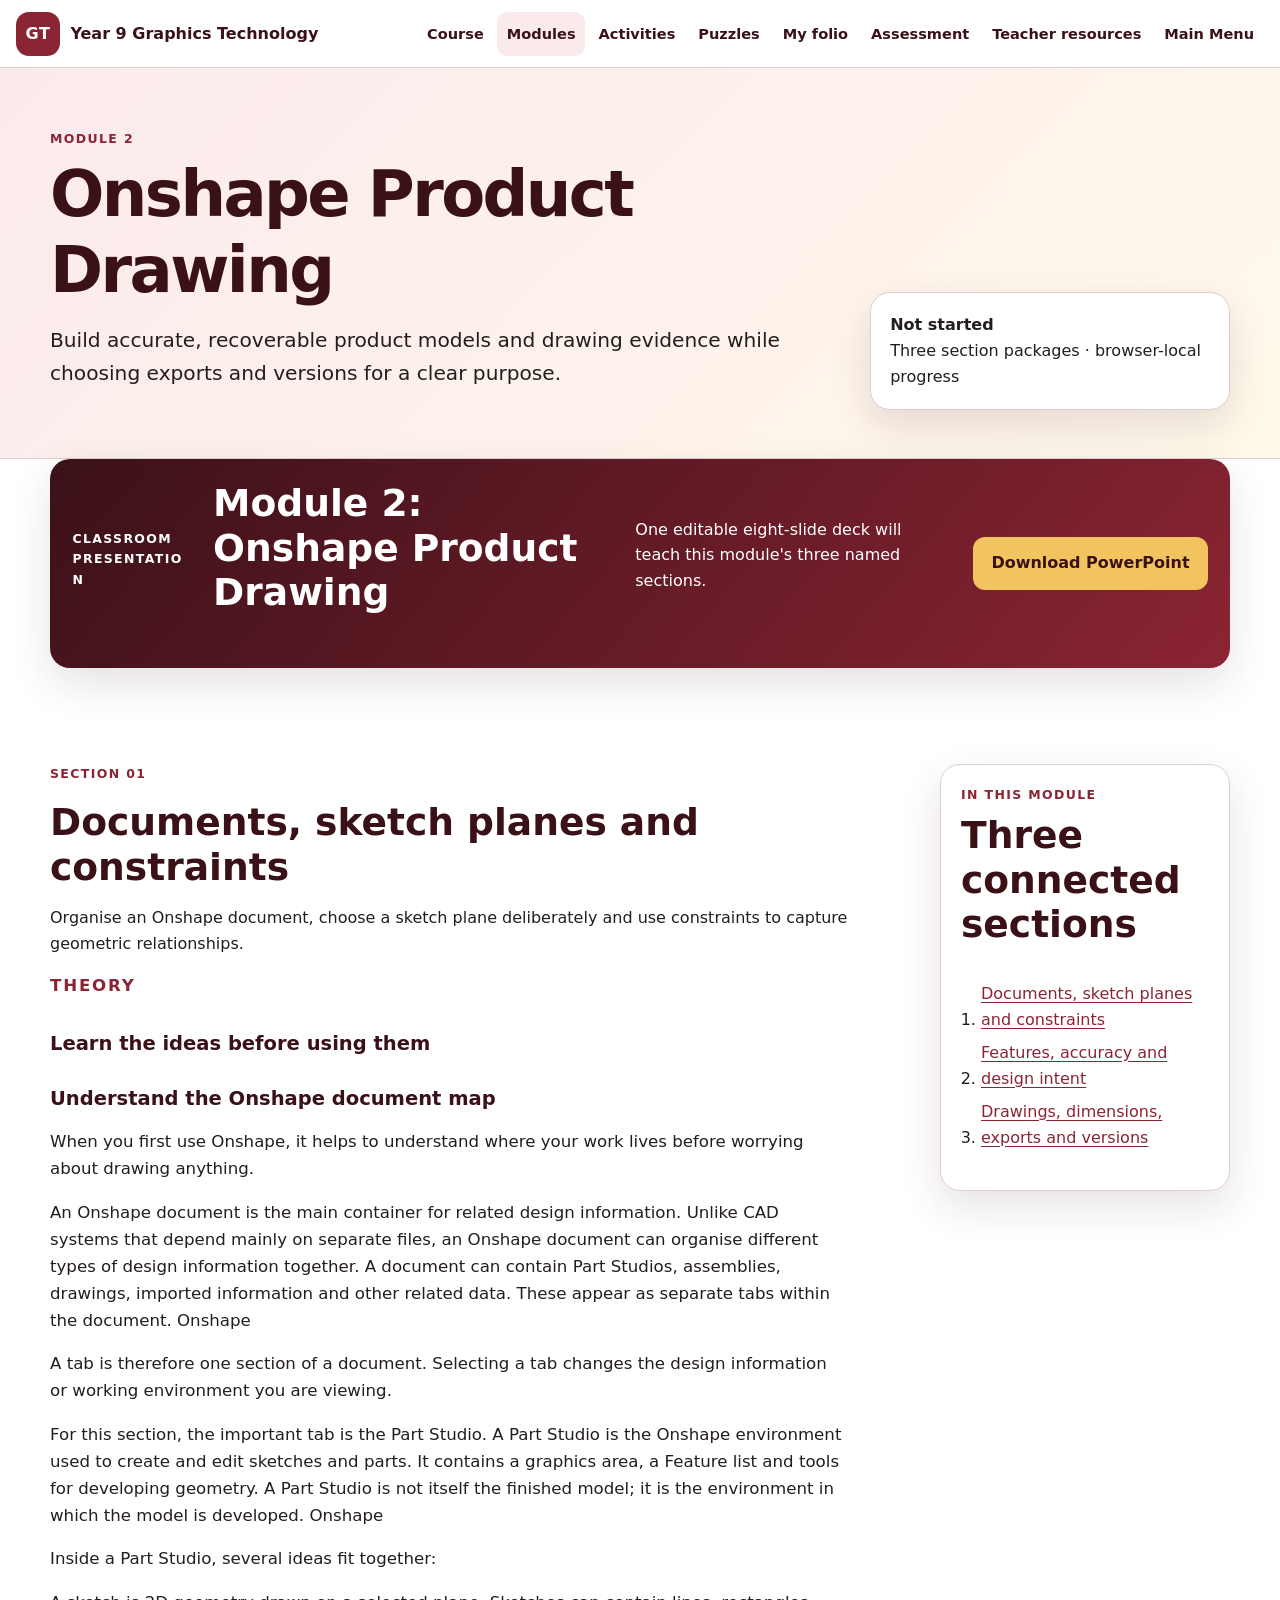
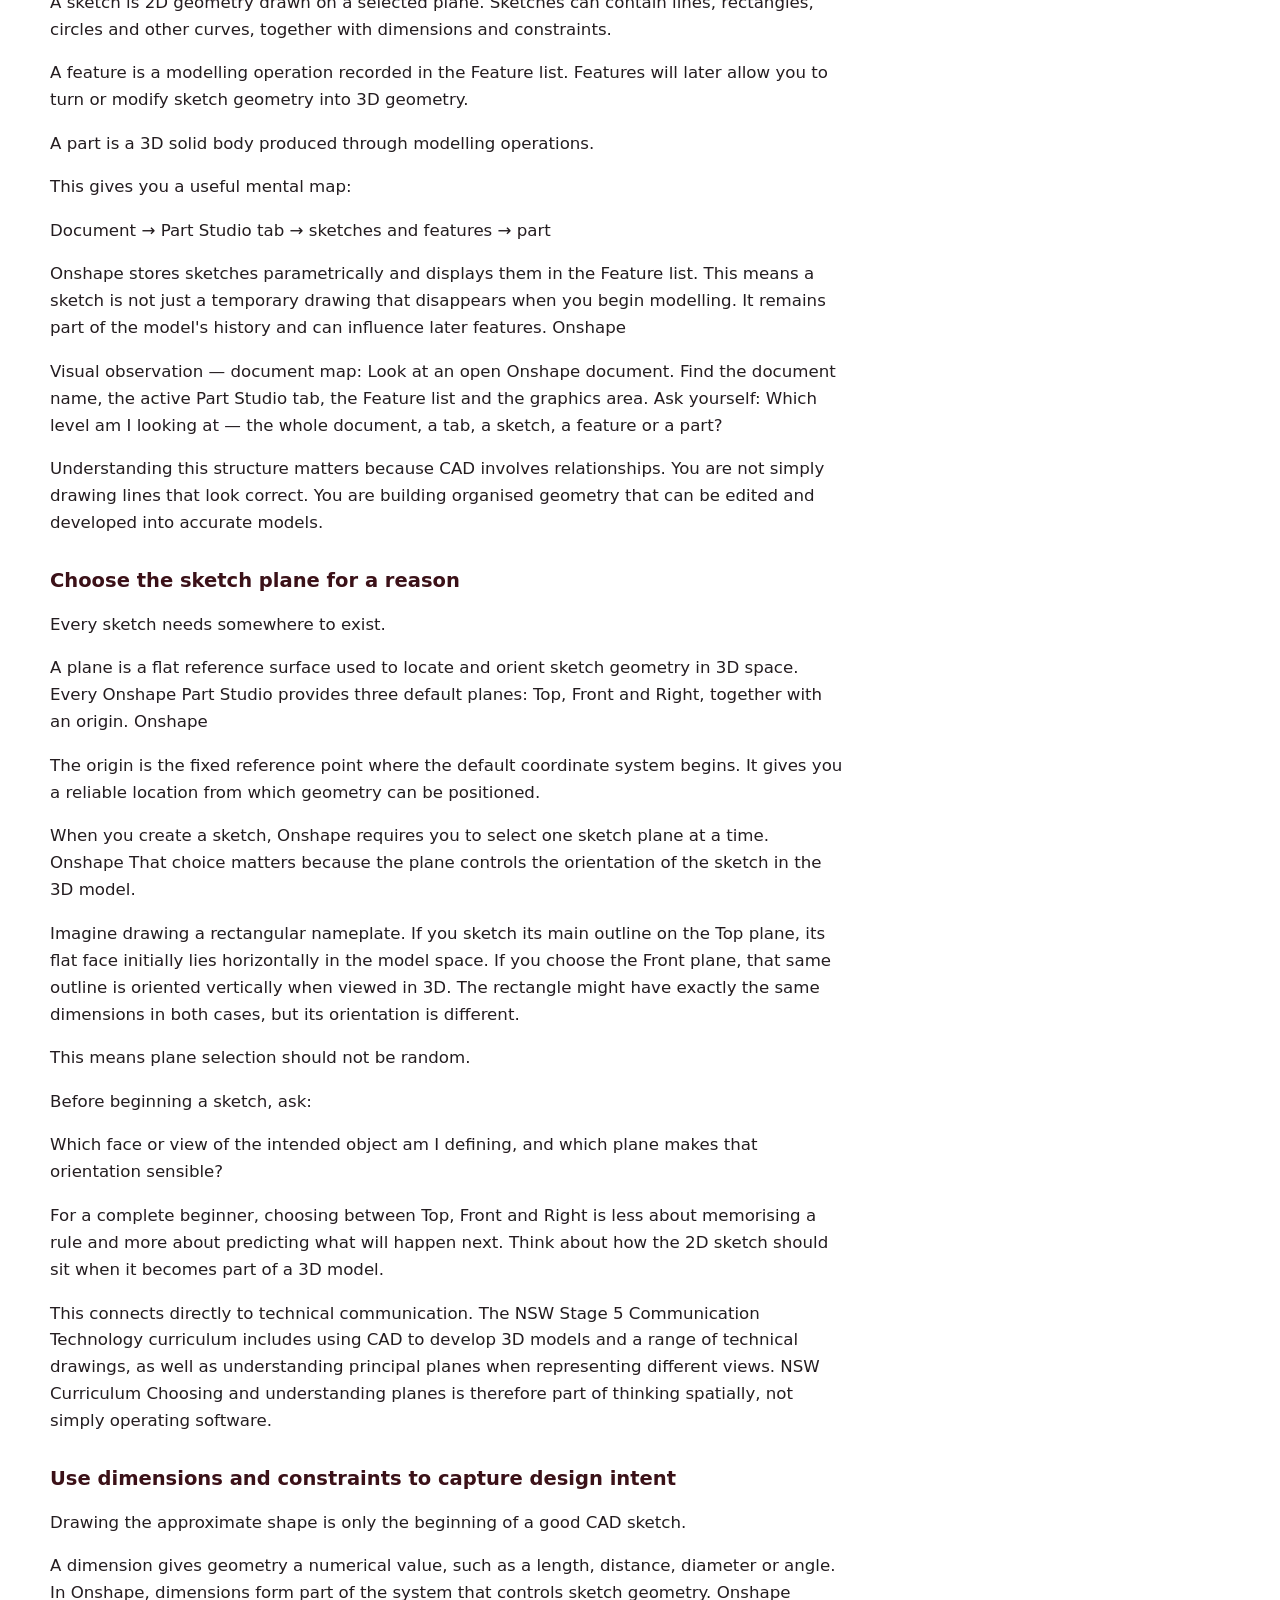
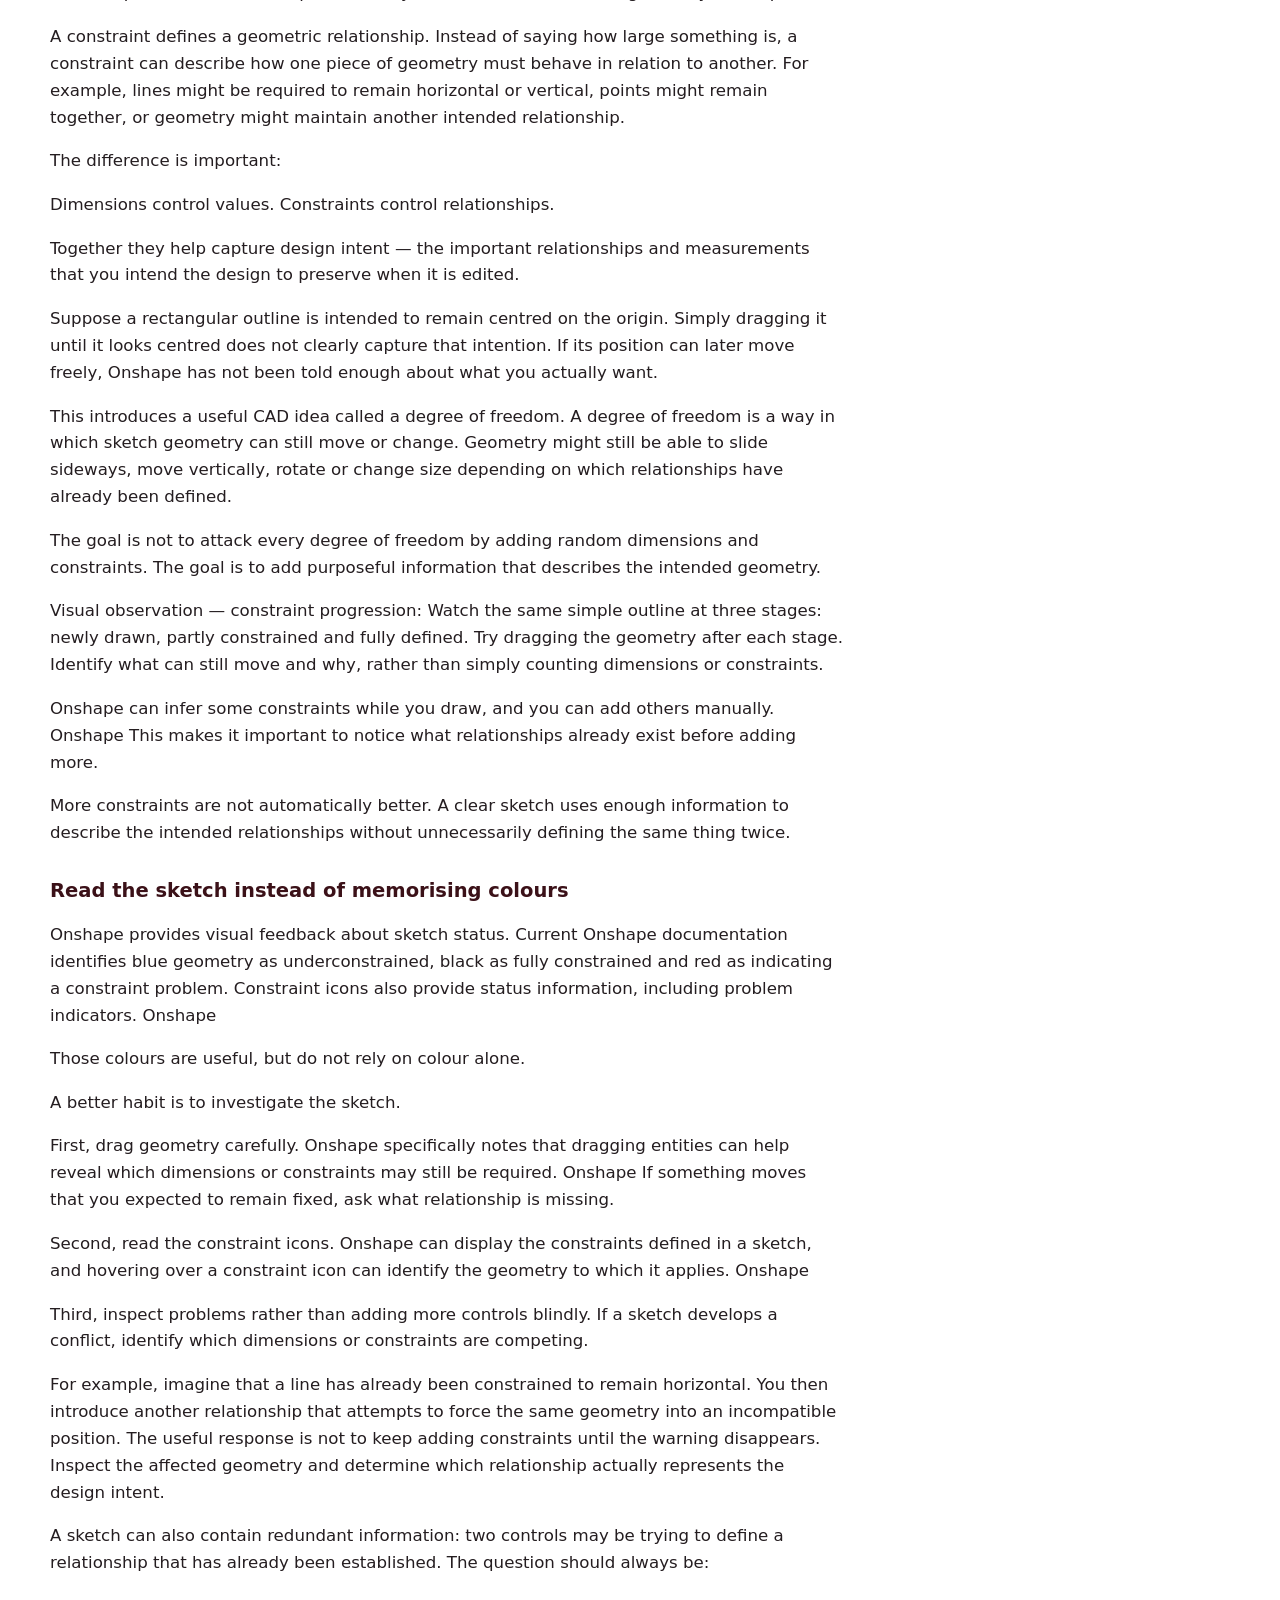
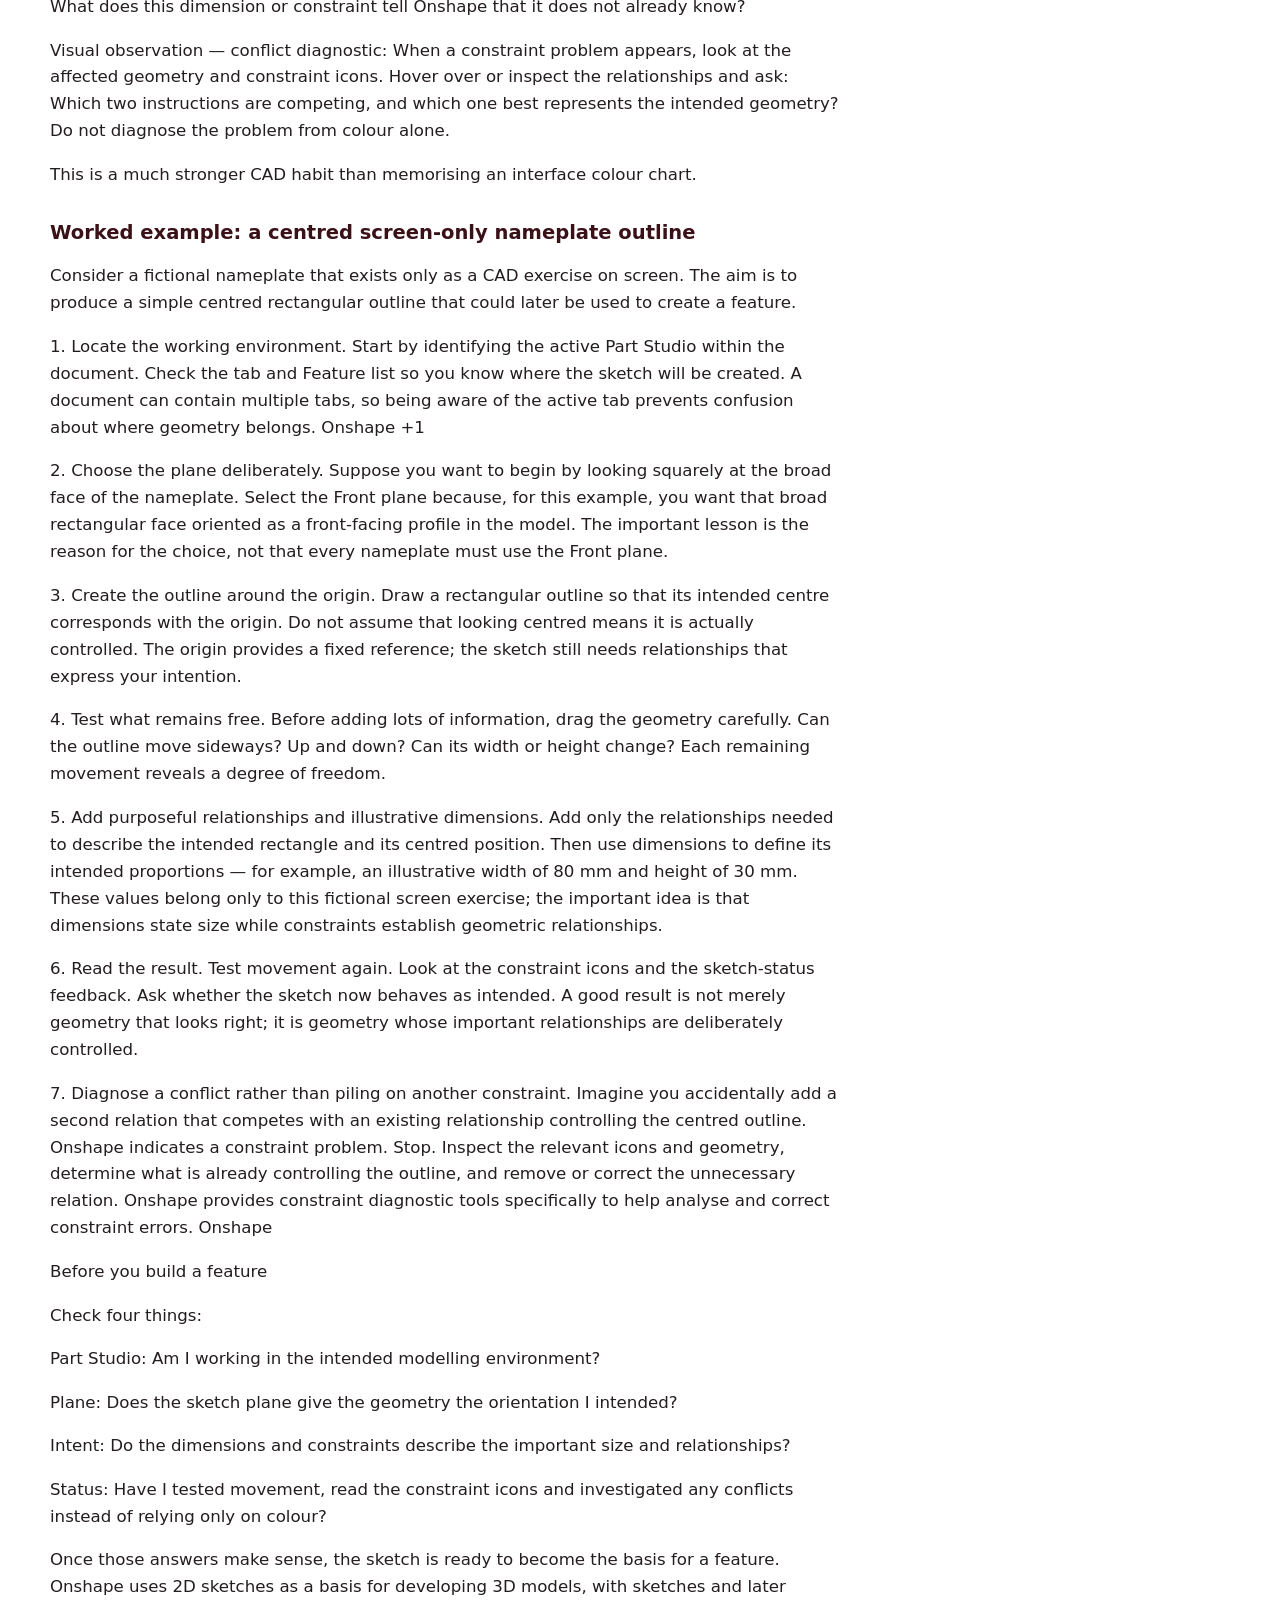
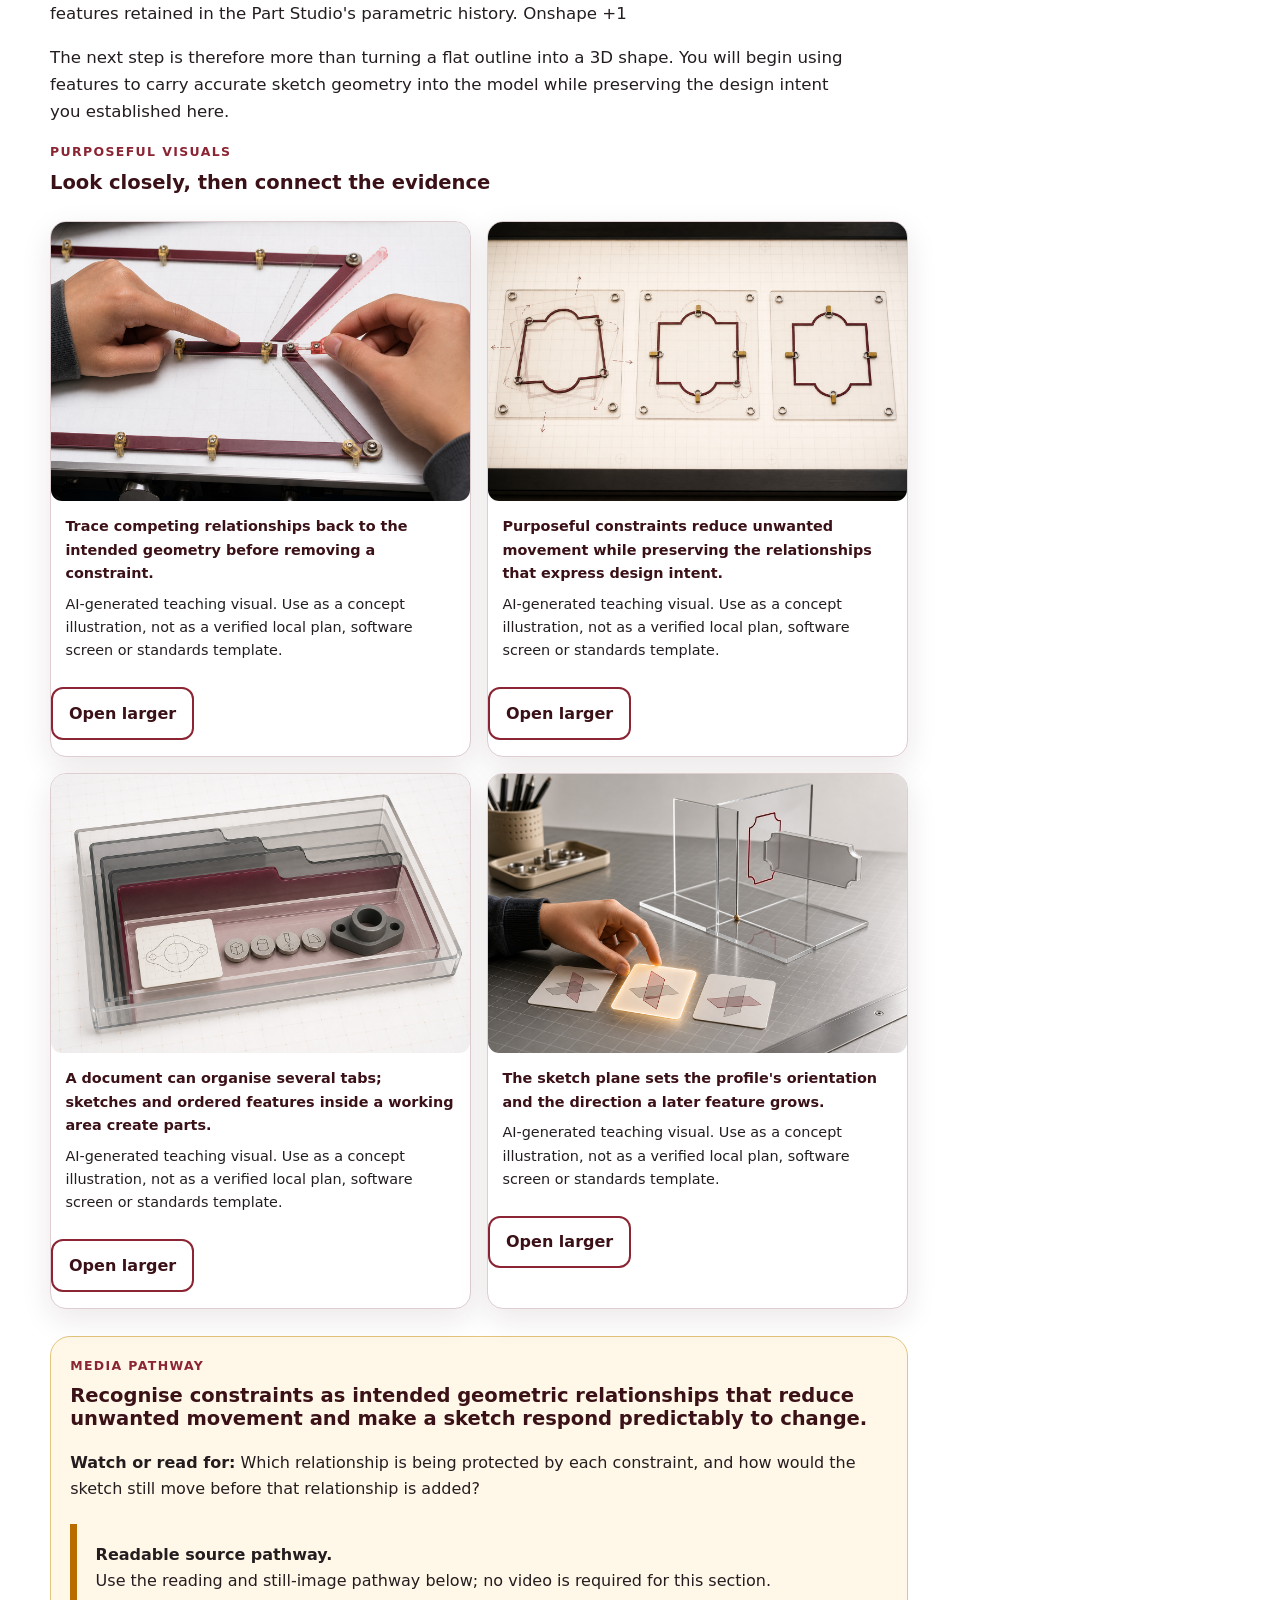
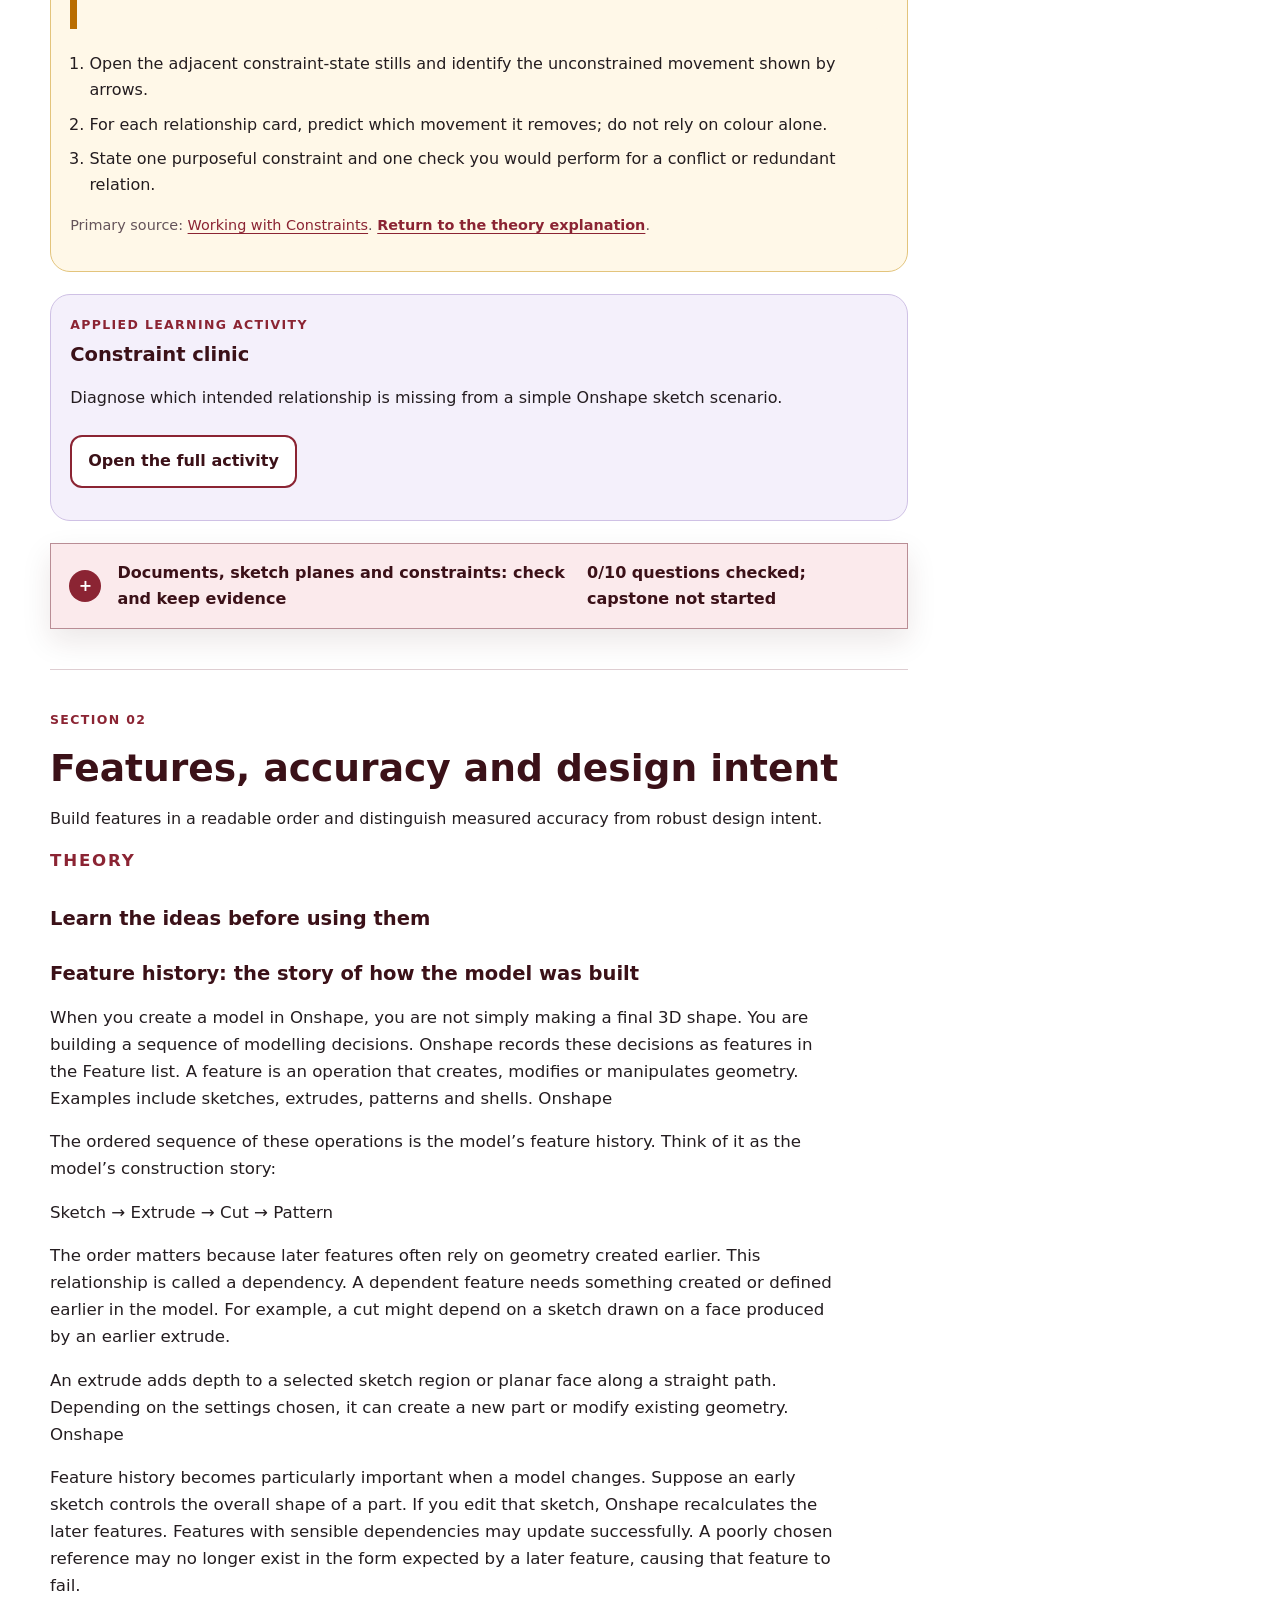
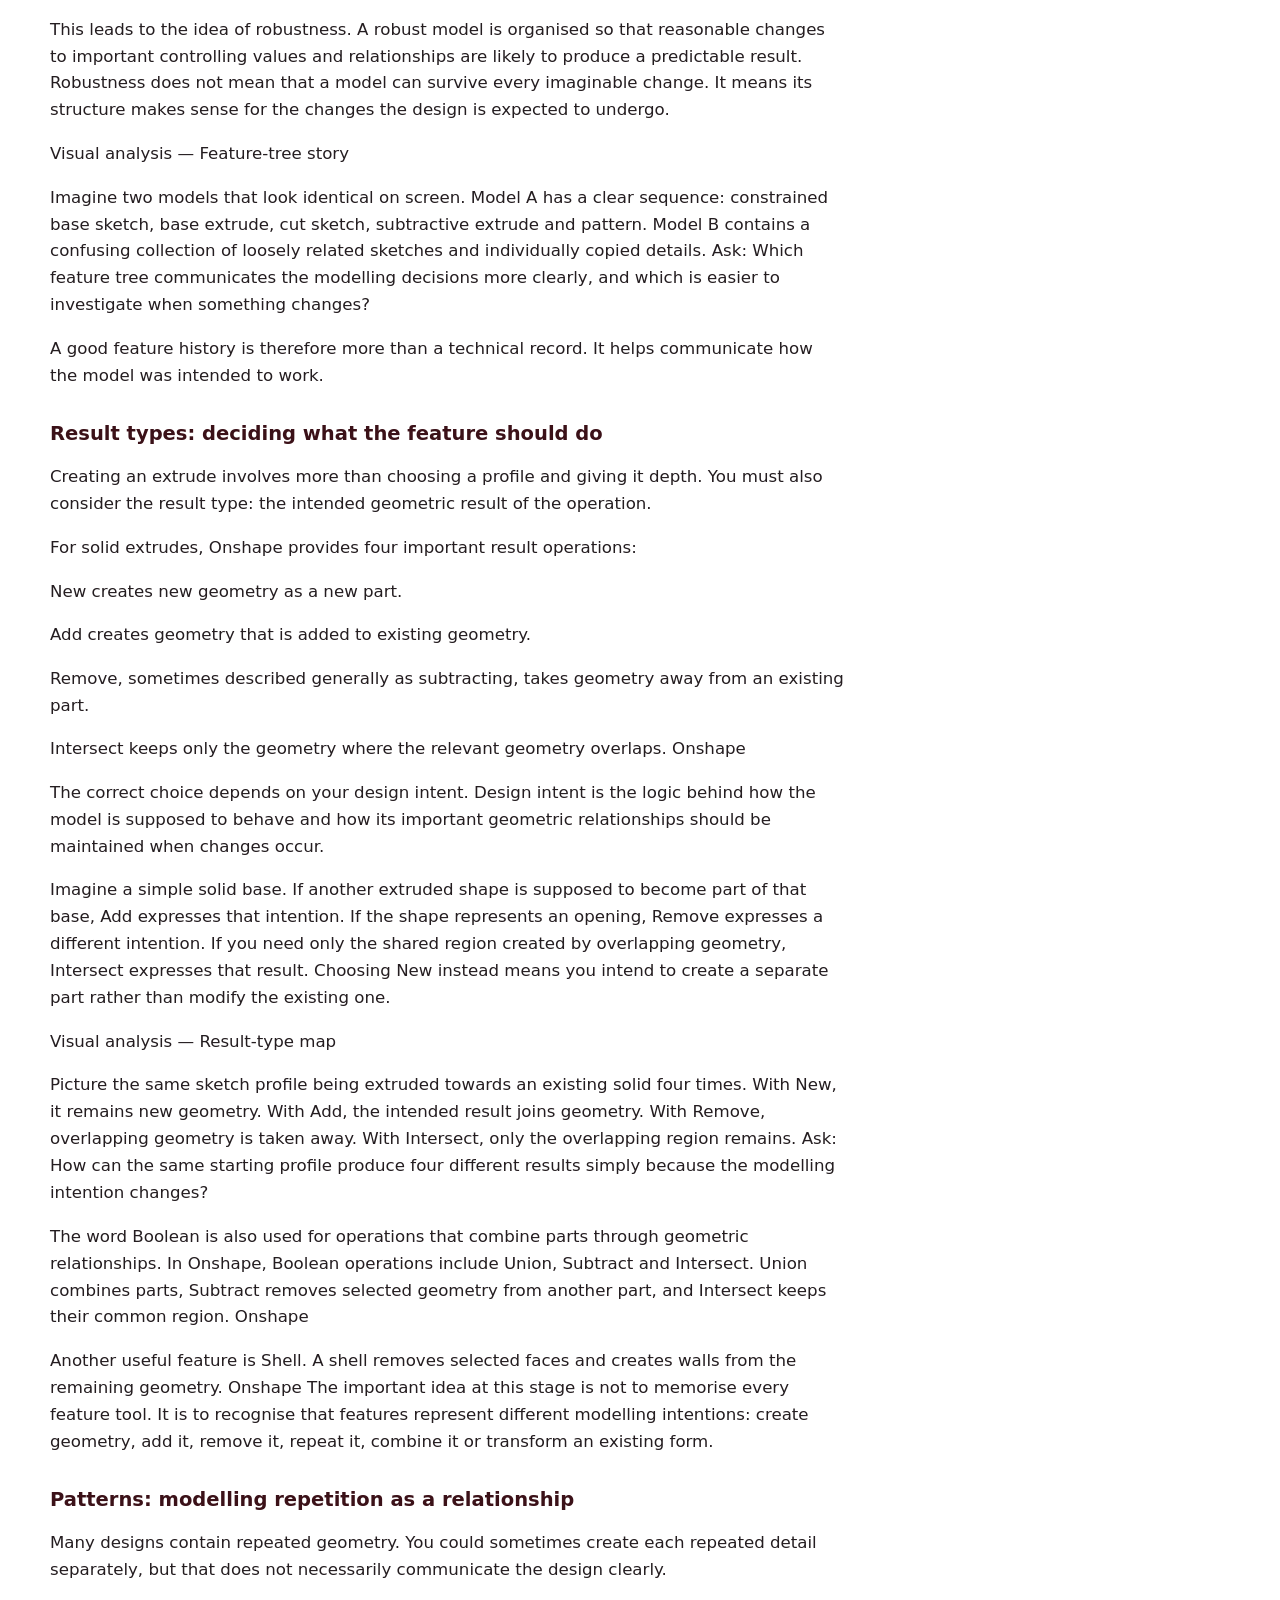
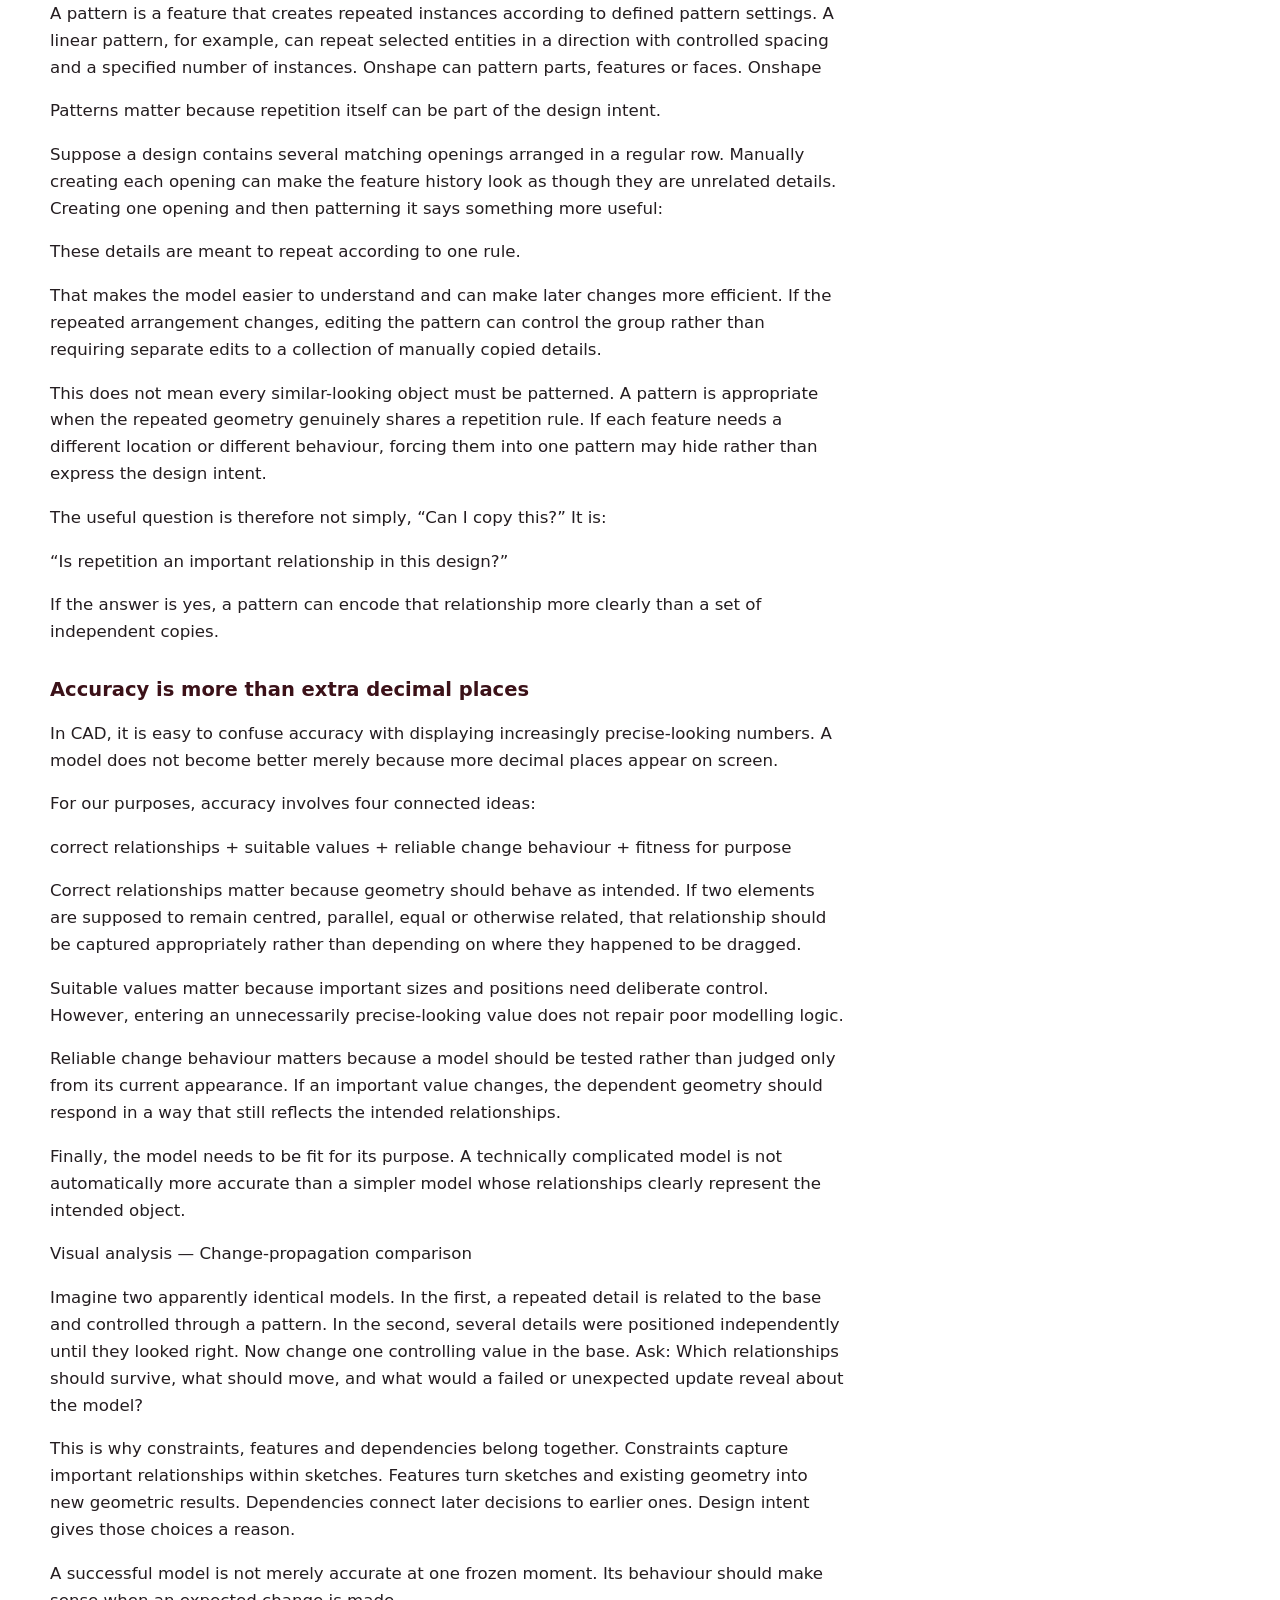
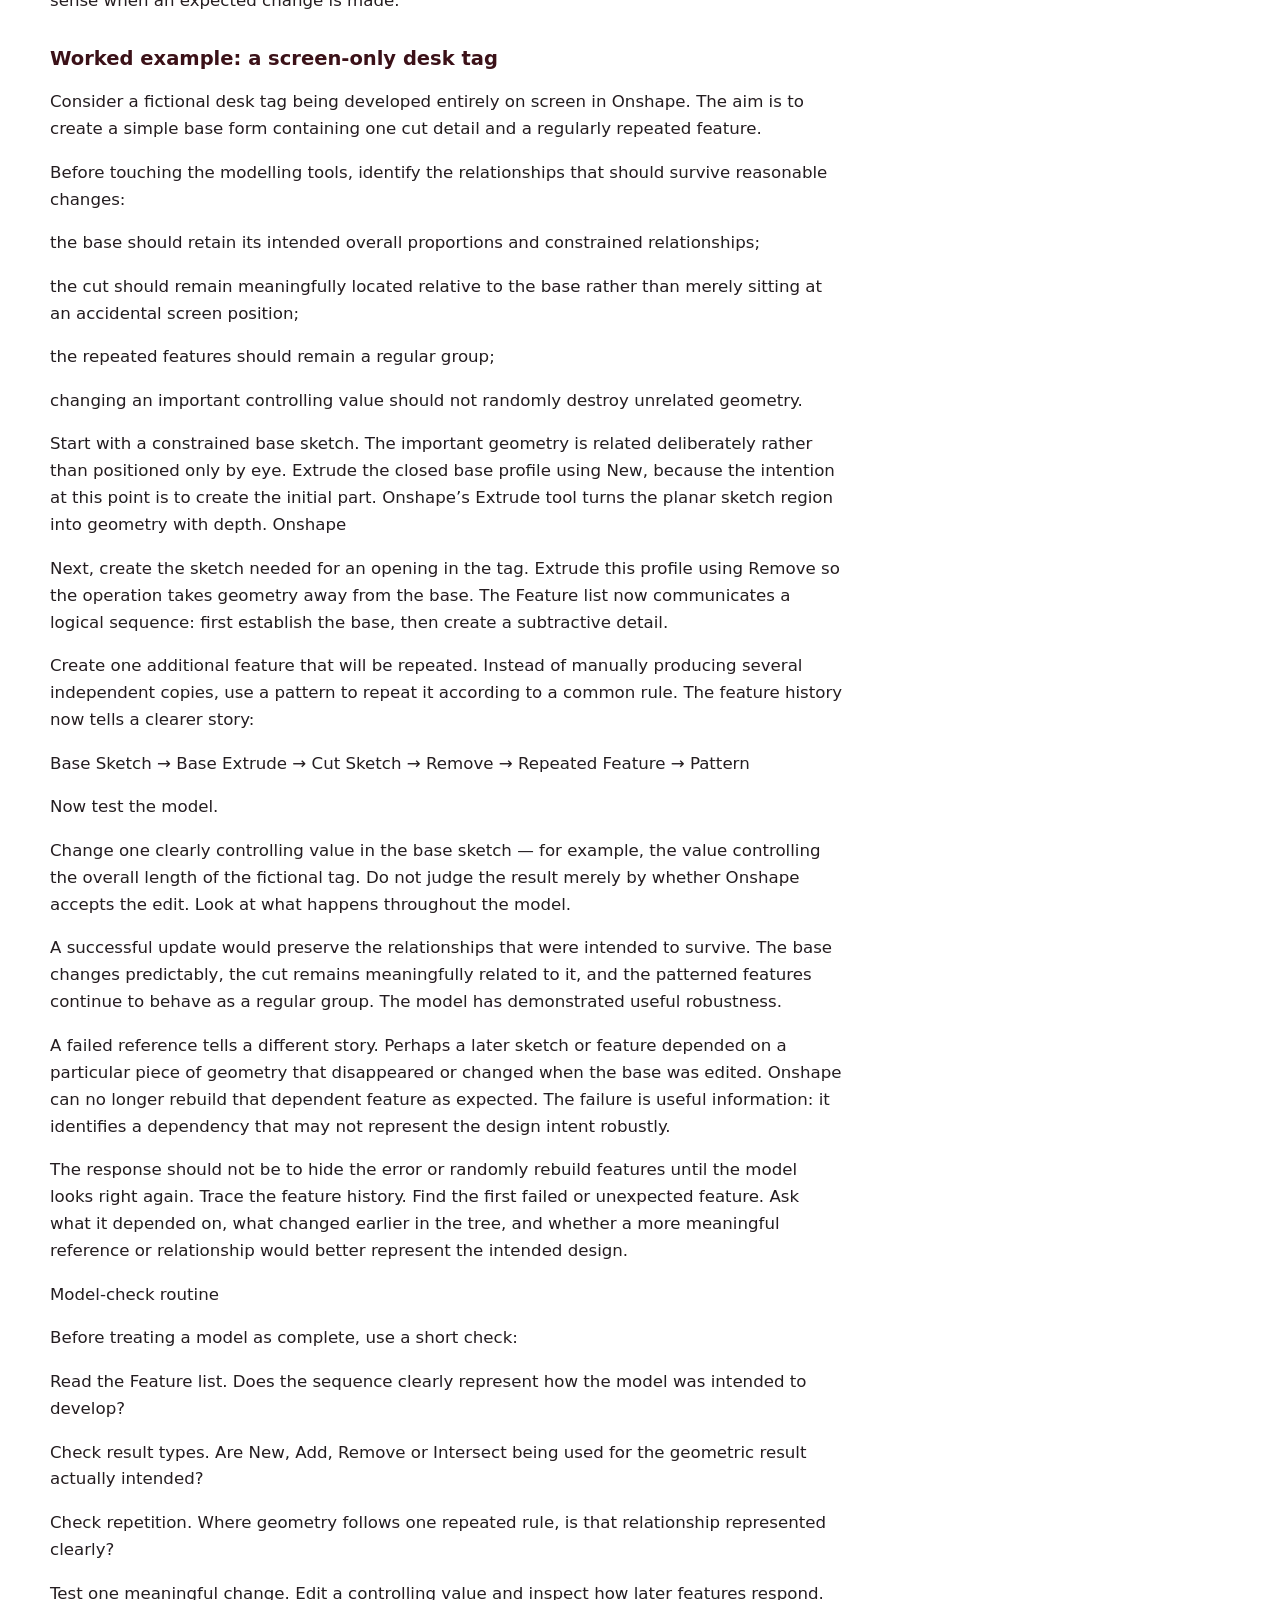
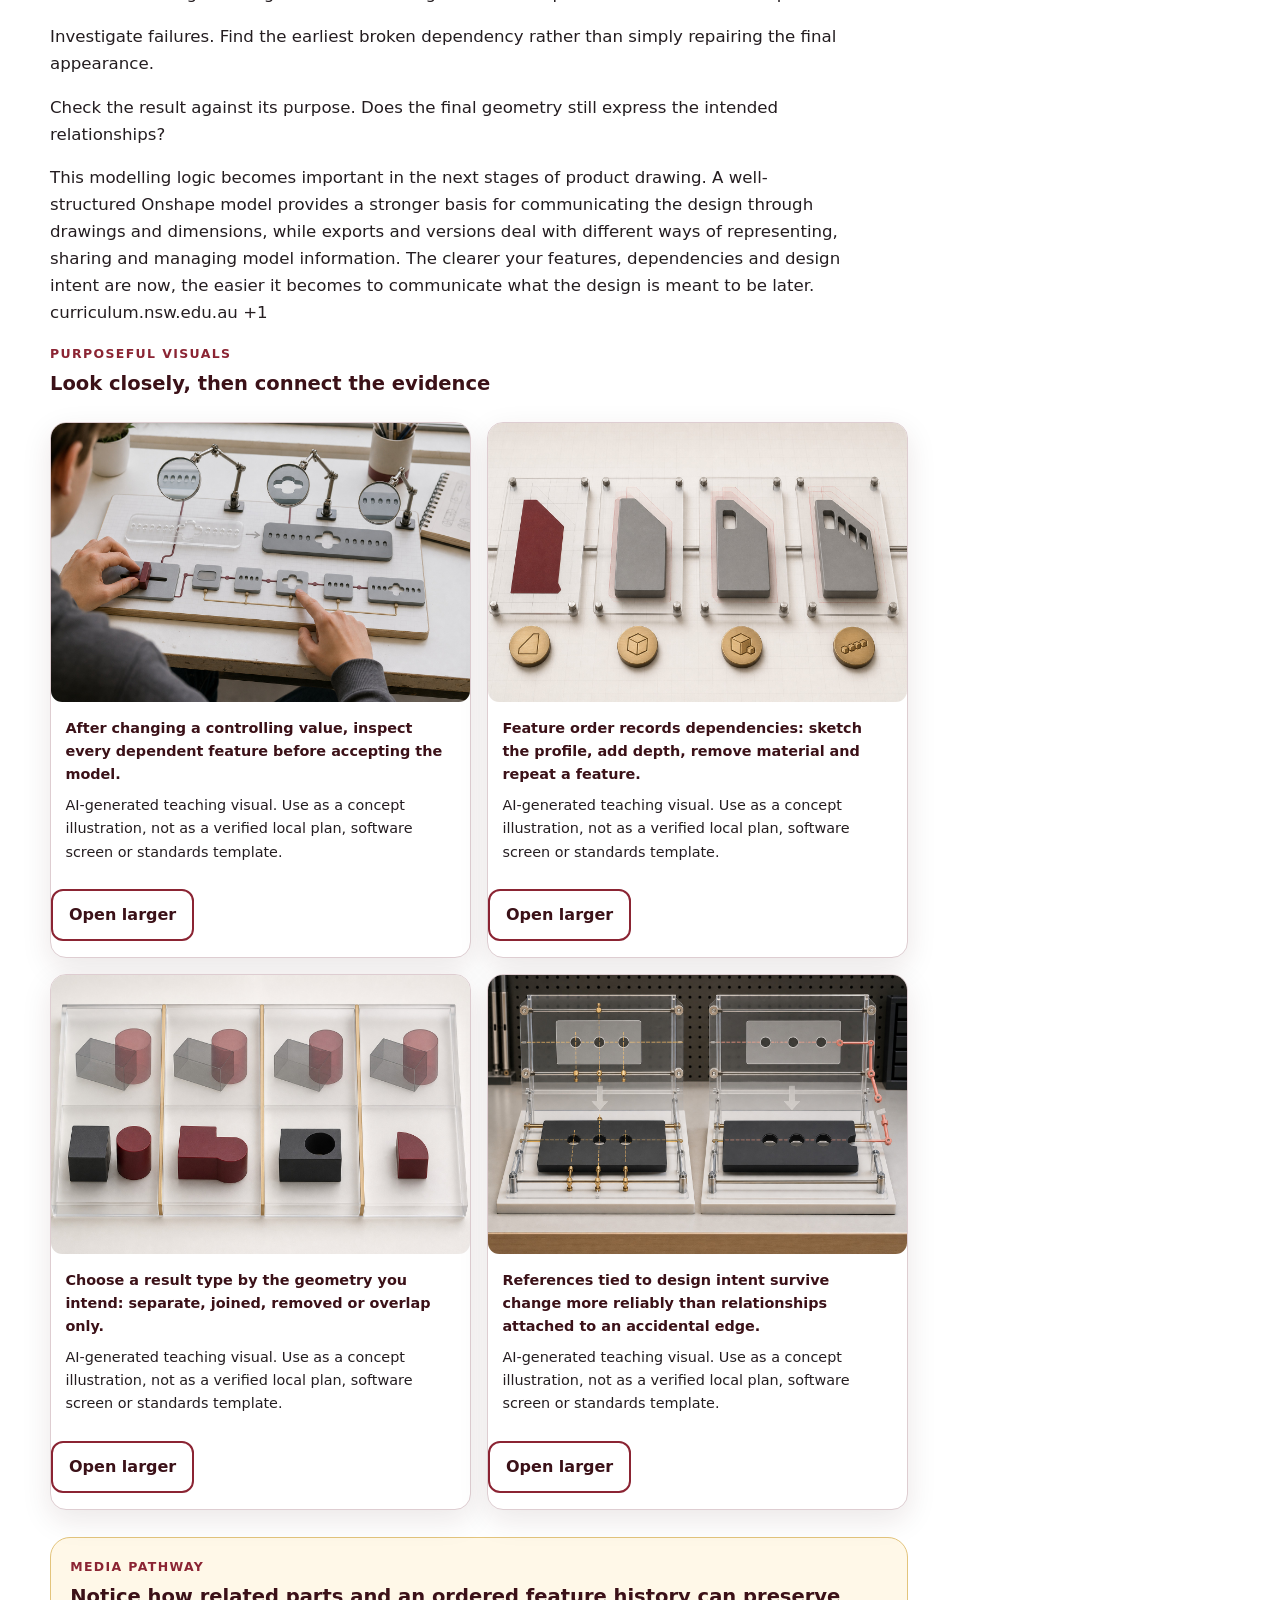
<file: modules/module-02.html>
<!doctype html>
<html lang="en-AU">
<head>
  <meta charset="utf-8">
  <meta name="viewport" content="width=device-width, initial-scale=1">
  <meta name="description" content="Year 9 Graphics Technology course aligned to the Communication Technology 7–10 Syllabus (2025).">
  <title>Module 2 | Year 9 Graphics Technology</title>
  <link rel="stylesheet" href="../styles.css">
  <link rel="stylesheet" href="../course-progress.css">
  <link rel="stylesheet" href="../engine.css">
</head>
<body data-course-state="source-grounded-local-candidate" data-content-status="integrated-candidate">
  <a class="skip-link" href="#main">Skip to content</a>
  <header class="course-family-nav screen-only">
    <div class="course-family-nav__inner">
      <a class="course-family-nav__brand" href="../index.html">
        <span class="course-family-nav__mark" aria-hidden="true">GT</span>
        <span>Year 9 Graphics Technology</span>
      </a>
      <nav class="course-family-nav__links" aria-label="Course navigation"><a href="../index.html">Course</a><a aria-current="page" href="../index.html#modules">Modules</a><a href="../activities.html">Activities</a><a href="../puzzles.html">Puzzles</a><a href="../folio.html">My folio</a><a href="../assessment.html">Assessment</a><a href="../teacher-resources.html">Teacher resources</a><a href="https://stevencowell.github.io/Main-Page/">Main Menu</a></nav>
    </div>
  </header>
  <main id="main"><section class="page-hero module-hero" id="m02-hero">
  <div class="wrap module-hero__inner">
    <div>
      <p class="eyebrow">Module 2</p>
      <h1>Onshape Product Drawing</h1>
      <p class="lede">Build accurate, recoverable product models and drawing evidence while choosing exports and versions for a clear purpose.</p>
    </div>
    <div class="hero-progress">
      <strong data-module-progress="m02">Not started</strong>
      <p>Three section packages · browser-local progress</p>
    </div>
  </div>
</section>
<section class="module-presentation-strip" id="m02-presentation" data-module-presentation>
  <div class="wrap">
    <article class="presentation-card">
      <p class="eyebrow">Classroom presentation</p>
      <h2>Module 2: Onshape Product Drawing</h2>
      <p>One editable eight-slide deck will teach this module's three named sections.</p>
      <a class="button" id="m02-presentation-download" data-module-presentation-download href="../assets/presentations/module-02-onshape-product-drawing.pptx" download>Download PowerPoint</a>
    </article>
  </div>
</section>
<section class="module-learning">
  <div class="wrap module-layout">
    <aside class="module-aside card" aria-label="Module section map">
      <p class="eyebrow">In this module</p>
      <h2>Three connected sections</h2>
      <ol><li><a href="#m02s01">Documents, sketch planes and constraints</a></li><li><a href="#m02s02">Features, accuracy and design intent</a></li><li><a href="#m02s03">Drawings, dimensions, exports and versions</a></li></ol>
    </aside>
    <article class="module-main">
      <section class="section-unit" id="m02s01" data-section-container>
  <p class="eyebrow">Section 01</p>
  <h2>Documents, sketch planes and constraints</h2>
  <p>Organise an Onshape document, choose a sketch plane deliberately and use constraints to capture geometric relationships.</p>
  <section class="theory-content" id="m02s01-theory" data-section-theory><p class="eyebrow">Theory</p><h3>Learn the ideas before using them</h3><h3 id="m02s01-document-map">Understand the Onshape document map</h3>
<p>When you first use Onshape, it helps to understand where your work lives before worrying about drawing anything.</p>
<p>An Onshape document is the main container for related design information. Unlike CAD systems that depend mainly on separate files, an Onshape document can organise different types of design information together. A document can contain Part Studios, assemblies, drawings, imported information and other related data. These appear as separate tabs within the document. Onshape</p>
<p>A tab is therefore one section of a document. Selecting a tab changes the design information or working environment you are viewing.</p>
<p>For this section, the important tab is the Part Studio. A Part Studio is the Onshape environment used to create and edit sketches and parts. It contains a graphics area, a Feature list and tools for developing geometry. A Part Studio is not itself the finished model; it is the environment in which the model is developed. Onshape</p>
<p>Inside a Part Studio, several ideas fit together:</p>
<p>A sketch is 2D geometry drawn on a selected plane. Sketches can contain lines, rectangles, circles and other curves, together with dimensions and constraints.</p>
<p>A feature is a modelling operation recorded in the Feature list. Features will later allow you to turn or modify sketch geometry into 3D geometry.</p>
<p>A part is a 3D solid body produced through modelling operations.</p>
<p>This gives you a useful mental map:</p>
<p>Document → Part Studio tab → sketches and features → part</p>
<p>Onshape stores sketches parametrically and displays them in the Feature list. This means a sketch is not just a temporary drawing that disappears when you begin modelling. It remains part of the model&#x27;s history and can influence later features. Onshape</p>
<p>Visual observation — document map: Look at an open Onshape document. Find the document name, the active Part Studio tab, the Feature list and the graphics area. Ask yourself: Which level am I looking at — the whole document, a tab, a sketch, a feature or a part?</p>
<p>Understanding this structure matters because CAD involves relationships. You are not simply drawing lines that look correct. You are building organised geometry that can be edited and developed into accurate models.</p>
<h3 id="m02s01-plane-choice">Choose the sketch plane for a reason</h3>
<p>Every sketch needs somewhere to exist.</p>
<p>A plane is a flat reference surface used to locate and orient sketch geometry in 3D space. Every Onshape Part Studio provides three default planes: Top, Front and Right, together with an origin. Onshape</p>
<p>The origin is the fixed reference point where the default coordinate system begins. It gives you a reliable location from which geometry can be positioned.</p>
<p>When you create a sketch, Onshape requires you to select one sketch plane at a time. Onshape That choice matters because the plane controls the orientation of the sketch in the 3D model.</p>
<p>Imagine drawing a rectangular nameplate. If you sketch its main outline on the Top plane, its flat face initially lies horizontally in the model space. If you choose the Front plane, that same outline is oriented vertically when viewed in 3D. The rectangle might have exactly the same dimensions in both cases, but its orientation is different.</p>
<p>This means plane selection should not be random.</p>
<p>Before beginning a sketch, ask:</p>
<p>Which face or view of the intended object am I defining, and which plane makes that orientation sensible?</p>
<p>For a complete beginner, choosing between Top, Front and Right is less about memorising a rule and more about predicting what will happen next. Think about how the 2D sketch should sit when it becomes part of a 3D model.</p>
<p>This connects directly to technical communication. The NSW Stage 5 Communication Technology curriculum includes using CAD to develop 3D models and a range of technical drawings, as well as understanding principal planes when representing different views. NSW Curriculum Choosing and understanding planes is therefore part of thinking spatially, not simply operating software.</p>
<h3 id="m02s01-constraints-capture-intent">Use dimensions and constraints to capture design intent</h3>
<p>Drawing the approximate shape is only the beginning of a good CAD sketch.</p>
<p>A dimension gives geometry a numerical value, such as a length, distance, diameter or angle. In Onshape, dimensions form part of the system that controls sketch geometry. Onshape</p>
<p>A constraint defines a geometric relationship. Instead of saying how large something is, a constraint can describe how one piece of geometry must behave in relation to another. For example, lines might be required to remain horizontal or vertical, points might remain together, or geometry might maintain another intended relationship.</p>
<p>The difference is important:</p>
<p>Dimensions control values. Constraints control relationships.</p>
<p>Together they help capture design intent — the important relationships and measurements that you intend the design to preserve when it is edited.</p>
<p>Suppose a rectangular outline is intended to remain centred on the origin. Simply dragging it until it looks centred does not clearly capture that intention. If its position can later move freely, Onshape has not been told enough about what you actually want.</p>
<p>This introduces a useful CAD idea called a degree of freedom. A degree of freedom is a way in which sketch geometry can still move or change. Geometry might still be able to slide sideways, move vertically, rotate or change size depending on which relationships have already been defined.</p>
<p>The goal is not to attack every degree of freedom by adding random dimensions and constraints. The goal is to add purposeful information that describes the intended geometry.</p>
<p>Visual observation — constraint progression: Watch the same simple outline at three stages: newly drawn, partly constrained and fully defined. Try dragging the geometry after each stage. Identify what can still move and why, rather than simply counting dimensions or constraints.</p>
<p>Onshape can infer some constraints while you draw, and you can add others manually. Onshape This makes it important to notice what relationships already exist before adding more.</p>
<p>More constraints are not automatically better. A clear sketch uses enough information to describe the intended relationships without unnecessarily defining the same thing twice.</p>
<h3 id="m02s01-read-sketch-status">Read the sketch instead of memorising colours</h3>
<p>Onshape provides visual feedback about sketch status. Current Onshape documentation identifies blue geometry as underconstrained, black as fully constrained and red as indicating a constraint problem. Constraint icons also provide status information, including problem indicators. Onshape</p>
<p>Those colours are useful, but do not rely on colour alone.</p>
<p>A better habit is to investigate the sketch.</p>
<p>First, drag geometry carefully. Onshape specifically notes that dragging entities can help reveal which dimensions or constraints may still be required. Onshape If something moves that you expected to remain fixed, ask what relationship is missing.</p>
<p>Second, read the constraint icons. Onshape can display the constraints defined in a sketch, and hovering over a constraint icon can identify the geometry to which it applies. Onshape</p>
<p>Third, inspect problems rather than adding more controls blindly. If a sketch develops a conflict, identify which dimensions or constraints are competing.</p>
<p>For example, imagine that a line has already been constrained to remain horizontal. You then introduce another relationship that attempts to force the same geometry into an incompatible position. The useful response is not to keep adding constraints until the warning disappears. Inspect the affected geometry and determine which relationship actually represents the design intent.</p>
<p>A sketch can also contain redundant information: two controls may be trying to define a relationship that has already been established. The question should always be:</p>
<p>What does this dimension or constraint tell Onshape that it does not already know?</p>
<p>Visual observation — conflict diagnostic: When a constraint problem appears, look at the affected geometry and constraint icons. Hover over or inspect the relationships and ask: Which two instructions are competing, and which one best represents the intended geometry? Do not diagnose the problem from colour alone.</p>
<p>This is a much stronger CAD habit than memorising an interface colour chart.</p>
<h3 id="m02s01-worked-nameplate">Worked example: a centred screen-only nameplate outline</h3>
<p>Consider a fictional nameplate that exists only as a CAD exercise on screen. The aim is to produce a simple centred rectangular outline that could later be used to create a feature.</p>
<p>1. Locate the working environment. Start by identifying the active Part Studio within the document. Check the tab and Feature list so you know where the sketch will be created. A document can contain multiple tabs, so being aware of the active tab prevents confusion about where geometry belongs. Onshape +1</p>
<p>2. Choose the plane deliberately. Suppose you want to begin by looking squarely at the broad face of the nameplate. Select the Front plane because, for this example, you want that broad rectangular face oriented as a front-facing profile in the model. The important lesson is the reason for the choice, not that every nameplate must use the Front plane.</p>
<p>3. Create the outline around the origin. Draw a rectangular outline so that its intended centre corresponds with the origin. Do not assume that looking centred means it is actually controlled. The origin provides a fixed reference; the sketch still needs relationships that express your intention.</p>
<p>4. Test what remains free. Before adding lots of information, drag the geometry carefully. Can the outline move sideways? Up and down? Can its width or height change? Each remaining movement reveals a degree of freedom.</p>
<p>5. Add purposeful relationships and illustrative dimensions. Add only the relationships needed to describe the intended rectangle and its centred position. Then use dimensions to define its intended proportions — for example, an illustrative width of 80 mm and height of 30 mm. These values belong only to this fictional screen exercise; the important idea is that dimensions state size while constraints establish geometric relationships.</p>
<p>6. Read the result. Test movement again. Look at the constraint icons and the sketch-status feedback. Ask whether the sketch now behaves as intended. A good result is not merely geometry that looks right; it is geometry whose important relationships are deliberately controlled.</p>
<p>7. Diagnose a conflict rather than piling on another constraint. Imagine you accidentally add a second relation that competes with an existing relationship controlling the centred outline. Onshape indicates a constraint problem. Stop. Inspect the relevant icons and geometry, determine what is already controlling the outline, and remove or correct the unnecessary relation. Onshape provides constraint diagnostic tools specifically to help analyse and correct constraint errors. Onshape</p>
<p>Before you build a feature</p>
<p>Check four things:</p>
<p>Part Studio: Am I working in the intended modelling environment?</p>
<p>Plane: Does the sketch plane give the geometry the orientation I intended?</p>
<p>Intent: Do the dimensions and constraints describe the important size and relationships?</p>
<p>Status: Have I tested movement, read the constraint icons and investigated any conflicts instead of relying only on colour?</p>
<p>Once those answers make sense, the sketch is ready to become the basis for a feature. Onshape uses 2D sketches as a basis for developing 3D models, with sketches and later features retained in the Part Studio&#x27;s parametric history. Onshape +1</p>
<p>The next step is therefore more than turning a flat outline into a 3D shape. You will begin using features to carry accurate sketch geometry into the model while preserving the design intent you established here.</p></section>
  <section class="visual-slot" id="m02s01-visual" data-section-visual>
  <p class="eyebrow">Purposeful visuals</p>
  <h3>Look closely, then connect the evidence</h3>
  <div class="visual-gallery"><figure class="teaching-visual" id="m02s01-visual-01">
  <img src="../assets/images/m02s01-conflict-diagnosis.jpg" alt="Two hands trace an intended horizontal relationship and isolate an extra diagonal linkage that pulls a sketch joint into conflict.">
  <figcaption><strong>Trace competing relationships back to the intended geometry before removing a constraint.</strong><span>AI-generated teaching visual. Use as a concept illustration, not as a verified local plan, software screen or standards template.</span></figcaption>
  <p class="visual-actions screen-only"><button type="button" class="button secondary" data-image-open data-image-src="../assets/images/m02s01-conflict-diagnosis.jpg" data-image-alt="Two hands trace an intended horizontal relationship and isolate an extra diagonal linkage that pulls a sketch joint into conflict." data-image-caption="Trace competing relationships back to the intended geometry before removing a constraint.">Open larger</button></p>
</figure><figure class="teaching-visual" id="m02s01-visual-02">
  <img src="../assets/images/m02s01-constraint-progression.jpg" alt="Three panels show the same outline moving freely, partly controlled and then stable through a small set of relationship clips.">
  <figcaption><strong>Purposeful constraints reduce unwanted movement while preserving the relationships that express design intent.</strong><span>AI-generated teaching visual. Use as a concept illustration, not as a verified local plan, software screen or standards template.</span></figcaption>
  <p class="visual-actions screen-only"><button type="button" class="button secondary" data-image-open data-image-src="../assets/images/m02s01-constraint-progression.jpg" data-image-alt="Three panels show the same outline moving freely, partly controlled and then stable through a small set of relationship clips." data-image-caption="Purposeful constraints reduce unwanted movement while preserving the relationships that express design intent.">Open larger</button></p>
</figure><figure class="teaching-visual" id="m02s01-visual-03">
  <img src="../assets/images/m02s01-document-architecture.jpg" alt="Nested translucent trays contain a sketch card, ordered modelling tokens and a finished part, showing levels within a CAD document.">
  <figcaption><strong>A document can organise several tabs; sketches and ordered features inside a working area create parts.</strong><span>AI-generated teaching visual. Use as a concept illustration, not as a verified local plan, software screen or standards template.</span></figcaption>
  <p class="visual-actions screen-only"><button type="button" class="button secondary" data-image-open data-image-src="../assets/images/m02s01-document-architecture.jpg" data-image-alt="Nested translucent trays contain a sketch card, ordered modelling tokens and a finished part, showing levels within a CAD document." data-image-caption="A document can organise several tabs; sketches and ordered features inside a working area create parts.">Open larger</button></p>
</figure><figure class="teaching-visual" id="m02s01-visual-04">
  <img src="../assets/images/m02s01-plane-choice.jpg" alt="A student&#x27;s hand selects one of three intersecting transparent planes while a flat profile extends normally into a three-dimensional form.">
  <figcaption><strong>The sketch plane sets the profile&#x27;s orientation and the direction a later feature grows.</strong><span>AI-generated teaching visual. Use as a concept illustration, not as a verified local plan, software screen or standards template.</span></figcaption>
  <p class="visual-actions screen-only"><button type="button" class="button secondary" data-image-open data-image-src="../assets/images/m02s01-plane-choice.jpg" data-image-alt="A student&#x27;s hand selects one of three intersecting transparent planes while a flat profile extends normally into a three-dimensional form." data-image-caption="The sketch plane sets the profile&#x27;s orientation and the direction a later feature grows.">Open larger</button></p>
</figure></div>
</section>
  <section class="media-pathway is-gap" id="m02s01-media" data-section-media>
  <p class="eyebrow">Media pathway</p>
  <h3>Recognise constraints as intended geometric relationships that reduce unwanted movement and make a sketch respond predictably to change.</h3>
  
  <p><strong>Watch or read for:</strong> Which relationship is being protected by each constraint, and how would the sketch still move before that relationship is added?</p>
  <div class="boundary-note"><strong>Readable source pathway.</strong><p>Use the reading and still-image pathway below; no video is required for this section.</p></div>
  <ol><li>Open the adjacent constraint-state stills and identify the unconstrained movement shown by arrows.</li><li>For each relationship card, predict which movement it removes; do not rely on colour alone.</li><li>State one purposeful constraint and one check you would perform for a conflict or redundant relation.</li></ol>
  <p class="fine">Primary source: <a href="https://cad.onshape.com/help/Content/Sketch/working_with_constraints.htm">Working with Constraints</a>. <a class="media-return" href="#m02s01-document-map">Return to the theory explanation</a>.</p>
</section>
  <section class="activity-bridge" id="m02s01-activity-bridge" data-section-activity>
    <p class="eyebrow">Applied Learning Activity</p>
    <h3>Constraint clinic</h3>
    
    <p>Diagnose which intended relationship is missing from a simple Onshape sketch scenario.</p>
    <a class="button secondary" href="../activities.html#ala-m02s01-constraint-clinic">Open the full activity</a>
  </section>
  <span class="learning-end-marker" id="m02s01-learning-end" data-section-learning-end aria-hidden="true"></span>
  <details class="section-learning learning-package" id="m02s01-check" data-section-id="m02s01" data-storage-key="tas:year9-graphics:v1:section:m02s01">
  <summary id="m02s01-package-summary">Documents, sketch planes and constraints: check and keep evidence <span data-package-summary>0/10 questions checked; capstone not started</span></summary>
  <div class="learning-package__body">
    <p class="eyebrow">Formative learning evidence</p>
    <p>This browser-local record is not formal submission or teacher verification.</p>
    
    <p><a id="m02s01-resume" href="#m02s01-check">Resume this learning package</a></p>
    <fieldset class="mcq" id="m02s01-q01" data-question-id="m02s01-q01">
  <legend><span>1</span>Which statement best describes how an Onshape document is organised?</legend>
  <p class="hint">Hint: Re-read the linked explanation and identify the relationship or purpose being tested at #m02s01-document-map.</p>
  <label><input type="radio" name="m02s01-q01" value="a"> <span>A document can contain related tabs such as Part Studios, with sketches and features organised inside them.</span></label><label><input type="radio" name="m02s01-q01" value="b"> <span>A document is only a single sketch, and every new sketch must be stored in a separate document.</span></label><label><input type="radio" name="m02s01-q01" value="c"> <span>A document is the finished 3D part, while tabs are only used to change the screen view.</span></label>
  <div class="question-actions screen-only">
    <button type="button" class="button small" data-check-question>Check this response</button>
    <a href="#m02s01-document-map">Return to the explanation</a>
  </div>
  <p class="question-feedback" role="status" aria-live="polite" data-question-feedback tabindex="-1"></p>
</fieldset><fieldset class="mcq" id="m02s01-q02" data-question-id="m02s01-q02">
  <legend><span>2</span>A student wants the broad rectangular face of a new object to begin as a front-facing profile. What is the best reason to choose the Front plane?</legend>
  <p class="hint">Hint: Re-read the linked explanation and identify the relationship or purpose being tested at #m02s01-plane-choice.</p>
  <label><input type="radio" name="m02s01-q02" value="a"> <span>Because the Front plane automatically makes the sketch fully constrained.</span></label><label><input type="radio" name="m02s01-q02" value="b"> <span>Because the sketch plane controls how the 2D geometry is oriented in the 3D model.</span></label><label><input type="radio" name="m02s01-q02" value="c"> <span>Because the Front plane always produces a more accurate model than the Top or Right plane.</span></label>
  <div class="question-actions screen-only">
    <button type="button" class="button small" data-check-question>Check this response</button>
    <a href="#m02s01-plane-choice">Return to the explanation</a>
  </div>
  <p class="question-feedback" role="status" aria-live="polite" data-question-feedback tabindex="-1"></p>
</fieldset><fieldset class="mcq" id="m02s01-q03" data-question-id="m02s01-q03">
  <legend><span>3</span>What is the best distinction between a dimension and a geometric constraint in an Onshape sketch?</legend>
  <p class="hint">Hint: Re-read the linked explanation and identify the relationship or purpose being tested at #m02s01-constraints-capture-intent.</p>
  <label><input type="radio" name="m02s01-q03" value="a"> <span>A dimension gives a numerical value, while a constraint controls a geometric relationship.</span></label><label><input type="radio" name="m02s01-q03" value="b"> <span>A dimension controls colour, while a constraint controls whether the sketch appears in the Feature list.</span></label><label><input type="radio" name="m02s01-q03" value="c"> <span>A dimension and a constraint always do exactly the same job, so either can replace the other.</span></label>
  <div class="question-actions screen-only">
    <button type="button" class="button small" data-check-question>Check this response</button>
    <a href="#m02s01-constraints-capture-intent">Return to the explanation</a>
  </div>
  <p class="question-feedback" role="status" aria-live="polite" data-question-feedback tabindex="-1"></p>
</fieldset><fieldset class="mcq" id="m02s01-q04" data-question-id="m02s01-q04">
  <legend><span>4</span>A rectangle looks centred on the origin, but when the student drags it, the whole rectangle moves sideways. What does this show?</legend>
  <p class="hint">Hint: Re-read the linked explanation and identify the relationship or purpose being tested at #m02s01-constraints-capture-intent.</p>
  <label><input type="radio" name="m02s01-q04" value="a"> <span>The rectangle is already fully controlled because it looks centred before dragging.</span></label><label><input type="radio" name="m02s01-q04" value="b"> <span>The rectangle has at least one remaining degree of freedom and needs a purposeful relationship to control its intended position.</span></label><label><input type="radio" name="m02s01-q04" value="c"> <span>The sketch plane must be wrong because geometry should never be able to move on a plane.</span></label>
  <div class="question-actions screen-only">
    <button type="button" class="button small" data-check-question>Check this response</button>
    <a href="#m02s01-constraints-capture-intent">Return to the explanation</a>
  </div>
  <p class="question-feedback" role="status" aria-live="polite" data-question-feedback tabindex="-1"></p>
</fieldset><fieldset class="mcq" id="m02s01-q05" data-question-id="m02s01-q05">
  <legend><span>5</span>A student sees blue sketch geometry and immediately adds several random dimensions until the colour changes. What is the better approach?</legend>
  <p class="hint">Hint: Re-read the linked explanation and identify the relationship or purpose being tested at #m02s01-read-sketch-status.</p>
  <label><input type="radio" name="m02s01-q05" value="a"> <span>Keep adding dimensions because colour is the only reliable way to understand sketch status.</span></label><label><input type="radio" name="m02s01-q05" value="b"> <span>Ignore all sketch-status feedback because colours and icons do not provide useful information.</span></label><label><input type="radio" name="m02s01-q05" value="c"> <span>Test movement, read the constraint icons and add only the relationships or dimensions that match the intended geometry.</span></label>
  <div class="question-actions screen-only">
    <button type="button" class="button small" data-check-question>Check this response</button>
    <a href="#m02s01-read-sketch-status">Return to the explanation</a>
  </div>
  <p class="question-feedback" role="status" aria-live="polite" data-question-feedback tabindex="-1"></p>
</fieldset><fieldset class="mcq" id="m02s01-q06" data-question-id="m02s01-q06">
  <legend><span>6</span>Which action best demonstrates design intent in a centred rectangular sketch?</legend>
  <p class="hint">Hint: Re-read the linked explanation and identify the relationship or purpose being tested at #m02s01-constraints-capture-intent.</p>
  <label><input type="radio" name="m02s01-q06" value="a"> <span>Dragging the rectangle until it visually appears close to the centre and leaving it there.</span></label><label><input type="radio" name="m02s01-q06" value="b"> <span>Using purposeful relationships so the rectangle remains centred, then adding dimensions that control its intended size.</span></label><label><input type="radio" name="m02s01-q06" value="c"> <span>Adding as many constraints as possible, even when some define relationships that are already controlled.</span></label>
  <div class="question-actions screen-only">
    <button type="button" class="button small" data-check-question>Check this response</button>
    <a href="#m02s01-constraints-capture-intent">Return to the explanation</a>
  </div>
  <p class="question-feedback" role="status" aria-live="polite" data-question-feedback tabindex="-1"></p>
</fieldset><fieldset class="mcq" id="m02s01-q07" data-question-id="m02s01-q07">
  <legend><span>7</span>A sketch turns red after a student adds another relation to geometry that was already controlled. What should the student do first?</legend>
  <p class="hint">Hint: Re-read the linked explanation and identify the relationship or purpose being tested at #m02s01-read-sketch-status.</p>
  <label><input type="radio" name="m02s01-q07" value="a"> <span>Inspect the affected constraint icons and geometry to find which instructions are redundant or competing.</span></label><label><input type="radio" name="m02s01-q07" value="b"> <span>Add several more constraints so Onshape has more information to choose from.</span></label><label><input type="radio" name="m02s01-q07" value="c"> <span>Delete the whole sketch because any conflict means the sketch cannot be repaired.</span></label>
  <div class="question-actions screen-only">
    <button type="button" class="button small" data-check-question>Check this response</button>
    <a href="#m02s01-read-sketch-status">Return to the explanation</a>
  </div>
  <p class="question-feedback" role="status" aria-live="polite" data-question-feedback tabindex="-1"></p>
</fieldset><fieldset class="mcq" id="m02s01-q08" data-question-id="m02s01-q08">
  <legend><span>8</span>In the fictional nameplate example, why is the origin useful?</legend>
  <p class="hint">Hint: Re-read the linked explanation and identify the relationship or purpose being tested at #m02s01-worked-nameplate.</p>
  <label><input type="radio" name="m02s01-q08" value="a"> <span>It provides a fixed reference that can help define the intended centred position of the outline.</span></label><label><input type="radio" name="m02s01-q08" value="b"> <span>It automatically fixes every point in the sketch as soon as the sketch is created.</span></label><label><input type="radio" name="m02s01-q08" value="c"> <span>It determines the width and height of the rectangle without needing dimensions.</span></label>
  <div class="question-actions screen-only">
    <button type="button" class="button small" data-check-question>Check this response</button>
    <a href="#m02s01-worked-nameplate">Return to the explanation</a>
  </div>
  <p class="question-feedback" role="status" aria-live="polite" data-question-feedback tabindex="-1"></p>
</fieldset><fieldset class="mcq" id="m02s01-q09" data-question-id="m02s01-q09">
  <legend><span>9</span>Two students create identical 80 mm by 30 mm rectangular sketches, but one uses the Top plane and one uses the Front plane. What is most likely to differ?</legend>
  <p class="hint">Hint: Re-read the linked explanation and identify the relationship or purpose being tested at #m02s01-plane-choice.</p>
  <label><input type="radio" name="m02s01-q09" value="a"> <span>The numerical dimensions, because each plane uses a different measurement system.</span></label><label><input type="radio" name="m02s01-q09" value="b"> <span>The orientation of the sketch in 3D space, even though the 2D size can be identical.</span></label><label><input type="radio" name="m02s01-q09" value="c"> <span>Nothing can differ because plane choice has no effect after a sketch is created.</span></label>
  <div class="question-actions screen-only">
    <button type="button" class="button small" data-check-question>Check this response</button>
    <a href="#m02s01-plane-choice">Return to the explanation</a>
  </div>
  <p class="question-feedback" role="status" aria-live="polite" data-question-feedback tabindex="-1"></p>
</fieldset><fieldset class="mcq" id="m02s01-q10" data-question-id="m02s01-q10">
  <legend><span>10</span>Before using a sketch to build a feature, which check is most complete?</legend>
  <p class="hint">Hint: Re-read the linked explanation and identify the relationship or purpose being tested at #m02s01-worked-nameplate.</p>
  <label><input type="radio" name="m02s01-q10" value="a"> <span>Check only that the outline looks neat and that no lines appear red.</span></label><label><input type="radio" name="m02s01-q10" value="b"> <span>Check that the intended Part Studio and plane are active, the sketch relationships and dimensions make sense, and movement or conflicts have been investigated.</span></label><label><input type="radio" name="m02s01-q10" value="c"> <span>Check that every possible dimension and constraint has been added, even if some are unnecessary.</span></label>
  <div class="question-actions screen-only">
    <button type="button" class="button small" data-check-question>Check this response</button>
    <a href="#m02s01-worked-nameplate">Return to the explanation</a>
  </div>
  <p class="question-feedback" role="status" aria-live="polite" data-question-feedback tabindex="-1"></p>
</fieldset>
    <section class="capstone">
      <p class="eyebrow">Higher-order capstone · justify</p>
      <h3>A student is creating a fictional rectangular control-panel outline in Onshape. They choose the Top plane without thinking, drag the rectangle until it looks centred, add several dimensions because the sketch is still blue, and then create a conflict by adding another relation to geometry that was already controlled. Justify a better sequence of decisions before the student builds a feature.</h3>
      <ol><li>Explain how the student should confirm the correct document area and active Part Studio before sketching.</li><li>Explain how the student should choose a sketch plane based on the intended orientation of the control panel.</li><li>Describe how movement tests, dimensions and geometric constraints could be used to capture the intended centred size and position.</li><li>Explain how the student should diagnose the conflict using sketch behaviour and constraint information rather than relying on colour alone.</li></ol>
      <label for="m02s01-long-response"><strong>Your response</strong></label>
      <textarea id="m02s01-long-response" rows="10" data-long-response placeholder="Plan, justify and revise your response here."></textarea>
      <details>
        <summary>Success criteria</summary>
        <ul><li>Explains the role of the document, tab and Part Studio in organising the work.</li><li>Justifies plane choice using the intended orientation of the sketch.</li><li>Explains how dimensions, constraints and remaining degrees of freedom relate to design intent.</li><li>Explains a sensible conflict-diagnosis process and identifies why purposeful relationships are better than random extra constraints.</li></ul>
      </details>
    </section>
    <p class="save-status" id="m02s01-save-status" role="status" aria-live="polite" data-save-status></p>
    <div class="package-actions screen-only">
      <button type="button" class="button secondary" data-export-package>Export this package</button>
      <button type="button" class="button secondary" data-print-package>Print this package</button>
      <button type="button" class="button quiet" data-reset-package>Reset only this package</button>
    </div>
  </div>
</details>
</section><section class="section-unit" id="m02s02" data-section-container>
  <p class="eyebrow">Section 02</p>
  <h2>Features, accuracy and design intent</h2>
  <p>Build features in a readable order and distinguish measured accuracy from robust design intent.</p>
  <section class="theory-content" id="m02s02-theory" data-section-theory><p class="eyebrow">Theory</p><h3>Learn the ideas before using them</h3><h3 id="m02s02-feature-history">Feature history: the story of how the model was built</h3>
<p>When you create a model in Onshape, you are not simply making a final 3D shape. You are building a sequence of modelling decisions. Onshape records these decisions as features in the Feature list. A feature is an operation that creates, modifies or manipulates geometry. Examples include sketches, extrudes, patterns and shells. Onshape</p>
<p>The ordered sequence of these operations is the model’s feature history. Think of it as the model’s construction story:</p>
<p>Sketch → Extrude → Cut → Pattern</p>
<p>The order matters because later features often rely on geometry created earlier. This relationship is called a dependency. A dependent feature needs something created or defined earlier in the model. For example, a cut might depend on a sketch drawn on a face produced by an earlier extrude.</p>
<p>An extrude adds depth to a selected sketch region or planar face along a straight path. Depending on the settings chosen, it can create a new part or modify existing geometry. Onshape</p>
<p>Feature history becomes particularly important when a model changes. Suppose an early sketch controls the overall shape of a part. If you edit that sketch, Onshape recalculates the later features. Features with sensible dependencies may update successfully. A poorly chosen reference may no longer exist in the form expected by a later feature, causing that feature to fail.</p>
<p>This leads to the idea of robustness. A robust model is organised so that reasonable changes to important controlling values and relationships are likely to produce a predictable result. Robustness does not mean that a model can survive every imaginable change. It means its structure makes sense for the changes the design is expected to undergo.</p>
<p>Visual analysis — Feature-tree story</p>
<p>Imagine two models that look identical on screen. Model A has a clear sequence: constrained base sketch, base extrude, cut sketch, subtractive extrude and pattern. Model B contains a confusing collection of loosely related sketches and individually copied details. Ask: Which feature tree communicates the modelling decisions more clearly, and which is easier to investigate when something changes?</p>
<p>A good feature history is therefore more than a technical record. It helps communicate how the model was intended to work.</p>
<h3 id="m02s02-result-types">Result types: deciding what the feature should do</h3>
<p>Creating an extrude involves more than choosing a profile and giving it depth. You must also consider the result type: the intended geometric result of the operation.</p>
<p>For solid extrudes, Onshape provides four important result operations:</p>
<p>New creates new geometry as a new part.</p>
<p>Add creates geometry that is added to existing geometry.</p>
<p>Remove, sometimes described generally as subtracting, takes geometry away from an existing part.</p>
<p>Intersect keeps only the geometry where the relevant geometry overlaps. Onshape</p>
<p>The correct choice depends on your design intent. Design intent is the logic behind how the model is supposed to behave and how its important geometric relationships should be maintained when changes occur.</p>
<p>Imagine a simple solid base. If another extruded shape is supposed to become part of that base, Add expresses that intention. If the shape represents an opening, Remove expresses a different intention. If you need only the shared region created by overlapping geometry, Intersect expresses that result. Choosing New instead means you intend to create a separate part rather than modify the existing one.</p>
<p>Visual analysis — Result-type map</p>
<p>Picture the same sketch profile being extruded towards an existing solid four times. With New, it remains new geometry. With Add, the intended result joins geometry. With Remove, overlapping geometry is taken away. With Intersect, only the overlapping region remains. Ask: How can the same starting profile produce four different results simply because the modelling intention changes?</p>
<p>The word Boolean is also used for operations that combine parts through geometric relationships. In Onshape, Boolean operations include Union, Subtract and Intersect. Union combines parts, Subtract removes selected geometry from another part, and Intersect keeps their common region. Onshape</p>
<p>Another useful feature is Shell. A shell removes selected faces and creates walls from the remaining geometry. Onshape The important idea at this stage is not to memorise every feature tool. It is to recognise that features represent different modelling intentions: create geometry, add it, remove it, repeat it, combine it or transform an existing form.</p>
<h3 id="m02s02-pattern-repetition">Patterns: modelling repetition as a relationship</h3>
<p>Many designs contain repeated geometry. You could sometimes create each repeated detail separately, but that does not necessarily communicate the design clearly.</p>
<p>A pattern is a feature that creates repeated instances according to defined pattern settings. A linear pattern, for example, can repeat selected entities in a direction with controlled spacing and a specified number of instances. Onshape can pattern parts, features or faces. Onshape</p>
<p>Patterns matter because repetition itself can be part of the design intent.</p>
<p>Suppose a design contains several matching openings arranged in a regular row. Manually creating each opening can make the feature history look as though they are unrelated details. Creating one opening and then patterning it says something more useful:</p>
<p>These details are meant to repeat according to one rule.</p>
<p>That makes the model easier to understand and can make later changes more efficient. If the repeated arrangement changes, editing the pattern can control the group rather than requiring separate edits to a collection of manually copied details.</p>
<p>This does not mean every similar-looking object must be patterned. A pattern is appropriate when the repeated geometry genuinely shares a repetition rule. If each feature needs a different location or different behaviour, forcing them into one pattern may hide rather than express the design intent.</p>
<p>The useful question is therefore not simply, “Can I copy this?” It is:</p>
<p>“Is repetition an important relationship in this design?”</p>
<p>If the answer is yes, a pattern can encode that relationship more clearly than a set of independent copies.</p>
<h3 id="m02s02-accuracy-v-intent">Accuracy is more than extra decimal places</h3>
<p>In CAD, it is easy to confuse accuracy with displaying increasingly precise-looking numbers. A model does not become better merely because more decimal places appear on screen.</p>
<p>For our purposes, accuracy involves four connected ideas:</p>
<p>correct relationships + suitable values + reliable change behaviour + fitness for purpose</p>
<p>Correct relationships matter because geometry should behave as intended. If two elements are supposed to remain centred, parallel, equal or otherwise related, that relationship should be captured appropriately rather than depending on where they happened to be dragged.</p>
<p>Suitable values matter because important sizes and positions need deliberate control. However, entering an unnecessarily precise-looking value does not repair poor modelling logic.</p>
<p>Reliable change behaviour matters because a model should be tested rather than judged only from its current appearance. If an important value changes, the dependent geometry should respond in a way that still reflects the intended relationships.</p>
<p>Finally, the model needs to be fit for its purpose. A technically complicated model is not automatically more accurate than a simpler model whose relationships clearly represent the intended object.</p>
<p>Visual analysis — Change-propagation comparison</p>
<p>Imagine two apparently identical models. In the first, a repeated detail is related to the base and controlled through a pattern. In the second, several details were positioned independently until they looked right. Now change one controlling value in the base. Ask: Which relationships should survive, what should move, and what would a failed or unexpected update reveal about the model?</p>
<p>This is why constraints, features and dependencies belong together. Constraints capture important relationships within sketches. Features turn sketches and existing geometry into new geometric results. Dependencies connect later decisions to earlier ones. Design intent gives those choices a reason.</p>
<p>A successful model is not merely accurate at one frozen moment. Its behaviour should make sense when an expected change is made.</p>
<h3 id="m02s02-worked-desk-tag">Worked example: a screen-only desk tag</h3>
<p>Consider a fictional desk tag being developed entirely on screen in Onshape. The aim is to create a simple base form containing one cut detail and a regularly repeated feature.</p>
<p>Before touching the modelling tools, identify the relationships that should survive reasonable changes:</p>
<p>the base should retain its intended overall proportions and constrained relationships;</p>
<p>the cut should remain meaningfully located relative to the base rather than merely sitting at an accidental screen position;</p>
<p>the repeated features should remain a regular group;</p>
<p>changing an important controlling value should not randomly destroy unrelated geometry.</p>
<p>Start with a constrained base sketch. The important geometry is related deliberately rather than positioned only by eye. Extrude the closed base profile using New, because the intention at this point is to create the initial part. Onshape’s Extrude tool turns the planar sketch region into geometry with depth. Onshape</p>
<p>Next, create the sketch needed for an opening in the tag. Extrude this profile using Remove so the operation takes geometry away from the base. The Feature list now communicates a logical sequence: first establish the base, then create a subtractive detail.</p>
<p>Create one additional feature that will be repeated. Instead of manually producing several independent copies, use a pattern to repeat it according to a common rule. The feature history now tells a clearer story:</p>
<p>Base Sketch → Base Extrude → Cut Sketch → Remove → Repeated Feature → Pattern</p>
<p>Now test the model.</p>
<p>Change one clearly controlling value in the base sketch — for example, the value controlling the overall length of the fictional tag. Do not judge the result merely by whether Onshape accepts the edit. Look at what happens throughout the model.</p>
<p>A successful update would preserve the relationships that were intended to survive. The base changes predictably, the cut remains meaningfully related to it, and the patterned features continue to behave as a regular group. The model has demonstrated useful robustness.</p>
<p>A failed reference tells a different story. Perhaps a later sketch or feature depended on a particular piece of geometry that disappeared or changed when the base was edited. Onshape can no longer rebuild that dependent feature as expected. The failure is useful information: it identifies a dependency that may not represent the design intent robustly.</p>
<p>The response should not be to hide the error or randomly rebuild features until the model looks right again. Trace the feature history. Find the first failed or unexpected feature. Ask what it depended on, what changed earlier in the tree, and whether a more meaningful reference or relationship would better represent the intended design.</p>
<p>Model-check routine</p>
<p>Before treating a model as complete, use a short check:</p>
<p>Read the Feature list. Does the sequence clearly represent how the model was intended to develop?</p>
<p>Check result types. Are New, Add, Remove or Intersect being used for the geometric result actually intended?</p>
<p>Check repetition. Where geometry follows one repeated rule, is that relationship represented clearly?</p>
<p>Test one meaningful change. Edit a controlling value and inspect how later features respond.</p>
<p>Investigate failures. Find the earliest broken dependency rather than simply repairing the final appearance.</p>
<p>Check the result against its purpose. Does the final geometry still express the intended relationships?</p>
<p>This modelling logic becomes important in the next stages of product drawing. A well-structured Onshape model provides a stronger basis for communicating the design through drawings and dimensions, while exports and versions deal with different ways of representing, sharing and managing model information. The clearer your features, dependencies and design intent are now, the easier it becomes to communicate what the design is meant to be later. curriculum.nsw.edu.au +1</p></section>
  <section class="visual-slot" id="m02s02-visual" data-section-visual>
  <p class="eyebrow">Purposeful visuals</p>
  <h3>Look closely, then connect the evidence</h3>
  <div class="visual-gallery"><figure class="teaching-visual" id="m02s02-visual-01">
  <img src="../assets/images/m02s02-change-propagation-check.jpg" alt="A student moves one control slider, follows a chain of modelling operations and inspects updated openings and centred features through three magnifiers.">
  <figcaption><strong>After changing a controlling value, inspect every dependent feature before accepting the model.</strong><span>AI-generated teaching visual. Use as a concept illustration, not as a verified local plan, software screen or standards template.</span></figcaption>
  <p class="visual-actions screen-only"><button type="button" class="button secondary" data-image-open data-image-src="../assets/images/m02s02-change-propagation-check.jpg" data-image-alt="A student moves one control slider, follows a chain of modelling operations and inspects updated openings and centred features through three magnifiers." data-image-caption="After changing a controlling value, inspect every dependent feature before accepting the model.">Open larger</button></p>
</figure><figure class="teaching-visual" id="m02s02-visual-02">
  <img src="../assets/images/m02s02-feature-history-story.jpg" alt="Four connected stations turn one flat profile into a solid, add a cut and then repeat that cut as an ordered feature story.">
  <figcaption><strong>Feature order records dependencies: sketch the profile, add depth, remove material and repeat a feature.</strong><span>AI-generated teaching visual. Use as a concept illustration, not as a verified local plan, software screen or standards template.</span></figcaption>
  <p class="visual-actions screen-only"><button type="button" class="button secondary" data-image-open data-image-src="../assets/images/m02s02-feature-history-story.jpg" data-image-alt="Four connected stations turn one flat profile into a solid, add a cut and then repeat that cut as an ordered feature story." data-image-caption="Feature order records dependencies: sketch the profile, add depth, remove material and repeat a feature.">Open larger</button></p>
</figure><figure class="teaching-visual" id="m02s02-visual-03">
  <img src="../assets/images/m02s02-result-type-choices.jpg" alt="Four bays compare the same overlapping block and cylinder as separate bodies, a joined solid, a removed cavity and the overlap alone.">
  <figcaption><strong>Choose a result type by the geometry you intend: separate, joined, removed or overlap only.</strong><span>AI-generated teaching visual. Use as a concept illustration, not as a verified local plan, software screen or standards template.</span></figcaption>
  <p class="visual-actions screen-only"><button type="button" class="button secondary" data-image-open data-image-src="../assets/images/m02s02-result-type-choices.jpg" data-image-alt="Four bays compare the same overlapping block and cylinder as separate bodies, a joined solid, a removed cavity and the overlap alone." data-image-caption="Choose a result type by the geometry you intend: separate, joined, removed or overlap only.">Open larger</button></p>
</figure><figure class="teaching-visual" id="m02s02-visual-04">
  <img src="../assets/images/m02s02-robust-v-fragile-reference.jpg" alt="Two rigs widen the same base: centred relationships keep three holes aligned, while an edge-based linkage breaks and leaves a hole outside the changed form.">
  <figcaption><strong>References tied to design intent survive change more reliably than relationships attached to an accidental edge.</strong><span>AI-generated teaching visual. Use as a concept illustration, not as a verified local plan, software screen or standards template.</span></figcaption>
  <p class="visual-actions screen-only"><button type="button" class="button secondary" data-image-open data-image-src="../assets/images/m02s02-robust-v-fragile-reference.jpg" data-image-alt="Two rigs widen the same base: centred relationships keep three holes aligned, while an edge-based linkage breaks and leaves a hole outside the changed form." data-image-caption="References tied to design intent survive change more reliably than relationships attached to an accidental edge.">Open larger</button></p>
</figure></div>
</section>
  <section class="media-pathway is-gap" id="m02s02-media" data-section-media>
  <p class="eyebrow">Media pathway</p>
  <h3>Notice how related parts and an ordered feature history can preserve shared references and make design changes more understandable.</h3>
  
  <p><strong>Watch or read for:</strong> What relationship between parts or features becomes easier to manage when related design information is organised deliberately?</p>
  <div class="boundary-note"><strong>Readable source pathway.</strong><p>Use the reading and still-image pathway below; no video is required for this section.</p></div>
  <ol><li>Read the adjacent feature-history example and name the design relationship each feature is meant to preserve.</li><li>Trace one controlling sketch value through an extrude, a cut and a repeated feature.</li><li>Predict one robust update and one likely failed reference, giving the reason rather than a software click list.</li></ol>
  <p class="fine">Primary source: <a href="https://cad.onshape.com/help/Content/PartStudio/part_studios.htm">Part Studios</a>. <a class="media-return" href="#m02s02-feature-history">Return to the theory explanation</a>.</p>
</section>
  <section class="activity-bridge" id="m02s02-activity-bridge" data-section-activity>
    <p class="eyebrow">Applied Learning Activity</p>
    <h3>Feature-history triage</h3>
    
    <p>Identify a fragile feature dependency and propose a more readable Onshape modelling decision.</p>
    <a class="button secondary" href="../activities.html#ala-m02s02-feature-history-triage">Open the full activity</a>
  </section>
  <span class="learning-end-marker" id="m02s02-learning-end" data-section-learning-end aria-hidden="true"></span>
  <details class="section-learning learning-package" id="m02s02-check" data-section-id="m02s02" data-storage-key="tas:year9-graphics:v1:section:m02s02">
  <summary id="m02s02-package-summary">Features, accuracy and design intent: check and keep evidence <span data-package-summary>0/10 questions checked; capstone not started</span></summary>
  <div class="learning-package__body">
    <p class="eyebrow">Formative learning evidence</p>
    <p>This browser-local record is not formal submission or teacher verification.</p>
    
    <p><a id="m02s02-resume" href="#m02s02-check">Resume this learning package</a></p>
    <fieldset class="mcq" id="m02s02-q01" data-question-id="m02s02-q01">
  <legend><span>1</span>What does the feature history in an Onshape model mainly show?</legend>
  <p class="hint">Hint: Re-read the linked explanation and identify the relationship or purpose being tested at #m02s02-feature-history.</p>
  <label><input type="radio" name="m02s02-q01" value="a"> <span>The ordered modelling decisions and the dependencies between features.</span></label><label><input type="radio" name="m02s02-q01" value="b"> <span>Only the final shape of the model after every feature has finished.</span></label><label><input type="radio" name="m02s02-q01" value="c"> <span>A list of every value that has ever been typed into the model.</span></label>
  <div class="question-actions screen-only">
    <button type="button" class="button small" data-check-question>Check this response</button>
    <a href="#m02s02-feature-history">Return to the explanation</a>
  </div>
  <p class="question-feedback" role="status" aria-live="polite" data-question-feedback tabindex="-1"></p>
</fieldset><fieldset class="mcq" id="m02s02-q02" data-question-id="m02s02-q02">
  <legend><span>2</span>A student extrudes a sketch to create an opening through an existing solid part. Which result type best matches that design intent?</legend>
  <p class="hint">Hint: Re-read the linked explanation and identify the relationship or purpose being tested at #m02s02-result-types.</p>
  <label><input type="radio" name="m02s02-q02" value="a"> <span>New</span></label><label><input type="radio" name="m02s02-q02" value="b"> <span>Remove</span></label><label><input type="radio" name="m02s02-q02" value="c"> <span>Add</span></label>
  <div class="question-actions screen-only">
    <button type="button" class="button small" data-check-question>Check this response</button>
    <a href="#m02s02-result-types">Return to the explanation</a>
  </div>
  <p class="question-feedback" role="status" aria-live="polite" data-question-feedback tabindex="-1"></p>
</fieldset><fieldset class="mcq" id="m02s02-q03" data-question-id="m02s02-q03">
  <legend><span>3</span>Why can an Onshape pattern communicate design intent better than several manually copied features?</legend>
  <p class="hint">Hint: Re-read the linked explanation and identify the relationship or purpose being tested at #m02s02-pattern-repetition.</p>
  <label><input type="radio" name="m02s02-q03" value="a"> <span>A pattern shows that the repeated features belong to one controlled repetition rule.</span></label><label><input type="radio" name="m02s02-q03" value="b"> <span>A pattern guarantees that every possible future model change will succeed.</span></label><label><input type="radio" name="m02s02-q03" value="c"> <span>A pattern removes the need to create the first feature that is being repeated.</span></label>
  <div class="question-actions screen-only">
    <button type="button" class="button small" data-check-question>Check this response</button>
    <a href="#m02s02-pattern-repetition">Return to the explanation</a>
  </div>
  <p class="question-feedback" role="status" aria-live="polite" data-question-feedback tabindex="-1"></p>
</fieldset><fieldset class="mcq" id="m02s02-q04" data-question-id="m02s02-q04">
  <legend><span>4</span>Two Onshape models look identical. Model A has constrained relationships and updates predictably when a controlling value changes. Model B was positioned mainly by eye and parts shift unexpectedly after the same change. Which model is more accurate in the sense used in this section?</legend>
  <p class="hint">Hint: Re-read the linked explanation and identify the relationship or purpose being tested at #m02s02-accuracy-v-intent.</p>
  <label><input type="radio" name="m02s02-q04" value="a"> <span>Model B, because visual matching before the change is enough to establish accuracy.</span></label><label><input type="radio" name="m02s02-q04" value="b"> <span>They are equally accurate because their original screen appearance was identical.</span></label><label><input type="radio" name="m02s02-q04" value="c"> <span>Model A, because accuracy includes correct relationships and reliable behaviour when meaningful changes are made.</span></label>
  <div class="question-actions screen-only">
    <button type="button" class="button small" data-check-question>Check this response</button>
    <a href="#m02s02-accuracy-v-intent">Return to the explanation</a>
  </div>
  <p class="question-feedback" role="status" aria-live="polite" data-question-feedback tabindex="-1"></p>
</fieldset><fieldset class="mcq" id="m02s02-q05" data-question-id="m02s02-q05">
  <legend><span>5</span>In the desk-tag example, why is the opening created after the base extrude?</legend>
  <p class="hint">Hint: Re-read the linked explanation and identify the relationship or purpose being tested at #m02s02-worked-desk-tag.</p>
  <label><input type="radio" name="m02s02-q05" value="a"> <span>Because the subtractive feature needs existing solid geometry to remove from.</span></label><label><input type="radio" name="m02s02-q05" value="b"> <span>Because every Onshape model must use exactly this feature order.</span></label><label><input type="radio" name="m02s02-q05" value="c"> <span>Because sketches cannot be created before an extrude.</span></label>
  <div class="question-actions screen-only">
    <button type="button" class="button small" data-check-question>Check this response</button>
    <a href="#m02s02-worked-desk-tag">Return to the explanation</a>
  </div>
  <p class="question-feedback" role="status" aria-live="polite" data-question-feedback tabindex="-1"></p>
</fieldset><fieldset class="mcq" id="m02s02-q06" data-question-id="m02s02-q06">
  <legend><span>6</span>A student says, &quot;My model is more accurate because I entered a value with more decimal places.&quot; What is the best response?</legend>
  <p class="hint">Hint: Re-read the linked explanation and identify the relationship or purpose being tested at #m02s02-accuracy-v-intent.</p>
  <label><input type="radio" name="m02s02-q06" value="a"> <span>That is always correct because more decimal places automatically improve model accuracy.</span></label><label><input type="radio" name="m02s02-q06" value="b"> <span>Accuracy depends on more than displayed precision; the model also needs suitable relationships, values and reliable behaviour.</span></label><label><input type="radio" name="m02s02-q06" value="c"> <span>Decimal places should never be used in Onshape models.</span></label>
  <div class="question-actions screen-only">
    <button type="button" class="button small" data-check-question>Check this response</button>
    <a href="#m02s02-accuracy-v-intent">Return to the explanation</a>
  </div>
  <p class="question-feedback" role="status" aria-live="polite" data-question-feedback tabindex="-1"></p>
</fieldset><fieldset class="mcq" id="m02s02-q07" data-question-id="m02s02-q07">
  <legend><span>7</span>A later feature fails after an early base sketch is changed. What should the student investigate first?</legend>
  <p class="hint">Hint: Re-read the linked explanation and identify the relationship or purpose being tested at #m02s02-feature-history.</p>
  <label><input type="radio" name="m02s02-q07" value="a"> <span>The earliest failed or unexpected feature and the earlier geometry it depended on.</span></label><label><input type="radio" name="m02s02-q07" value="b"> <span>Only the final feature, because earlier features cannot affect later ones.</span></label><label><input type="radio" name="m02s02-q07" value="c"> <span>Whether the model can be made to look roughly correct without examining the Feature list.</span></label>
  <div class="question-actions screen-only">
    <button type="button" class="button small" data-check-question>Check this response</button>
    <a href="#m02s02-feature-history">Return to the explanation</a>
  </div>
  <p class="question-feedback" role="status" aria-live="polite" data-question-feedback tabindex="-1"></p>
</fieldset><fieldset class="mcq" id="m02s02-q08" data-question-id="m02s02-q08">
  <legend><span>8</span>Which statement correctly distinguishes Add from Intersect in an Onshape solid operation?</legend>
  <p class="hint">Hint: Re-read the linked explanation and identify the relationship or purpose being tested at #m02s02-result-types.</p>
  <label><input type="radio" name="m02s02-q08" value="a"> <span>Add joins intended geometry to existing geometry, while Intersect keeps only the overlapping region.</span></label><label><input type="radio" name="m02s02-q08" value="b"> <span>Add removes overlapping geometry, while Intersect creates a completely separate new part.</span></label><label><input type="radio" name="m02s02-q08" value="c"> <span>Add and Intersect always produce the same result but appear under different names.</span></label>
  <div class="question-actions screen-only">
    <button type="button" class="button small" data-check-question>Check this response</button>
    <a href="#m02s02-result-types">Return to the explanation</a>
  </div>
  <p class="question-feedback" role="status" aria-live="polite" data-question-feedback tabindex="-1"></p>
</fieldset><fieldset class="mcq" id="m02s02-q09" data-question-id="m02s02-q09">
  <legend><span>9</span>A model contains four evenly repeated openings. One opening is edited and the other three do not change. What is the most likely modelling issue if all four were intended to follow one repetition rule?</legend>
  <p class="hint">Hint: Re-read the linked explanation and identify the relationship or purpose being tested at #m02s02-pattern-repetition.</p>
  <label><input type="radio" name="m02s02-q09" value="a"> <span>The repeated openings may have been created as independent copies instead of being controlled by one pattern.</span></label><label><input type="radio" name="m02s02-q09" value="b"> <span>The base should have been created using Intersect instead of New.</span></label><label><input type="radio" name="m02s02-q09" value="c"> <span>The model is necessarily accurate because all four openings originally looked evenly spaced.</span></label>
  <div class="question-actions screen-only">
    <button type="button" class="button small" data-check-question>Check this response</button>
    <a href="#m02s02-pattern-repetition">Return to the explanation</a>
  </div>
  <p class="question-feedback" role="status" aria-live="polite" data-question-feedback tabindex="-1"></p>
</fieldset><fieldset class="mcq" id="m02s02-q10" data-question-id="m02s02-q10">
  <legend><span>10</span>After changing the controlling length value in the desk-tag base sketch, the cut remains meaningfully positioned and the repeated features stay regular. What does this most strongly demonstrate?</legend>
  <p class="hint">Hint: Re-read the linked explanation and identify the relationship or purpose being tested at #m02s02-worked-desk-tag.</p>
  <label><input type="radio" name="m02s02-q10" value="a"> <span>The model has useful robustness because important intended relationships survived the change.</span></label><label><input type="radio" name="m02s02-q10" value="b"> <span>The model no longer contains any dependencies between features.</span></label><label><input type="radio" name="m02s02-q10" value="c"> <span>The model will now survive every possible future edit without failure.</span></label>
  <div class="question-actions screen-only">
    <button type="button" class="button small" data-check-question>Check this response</button>
    <a href="#m02s02-worked-desk-tag">Return to the explanation</a>
  </div>
  <p class="question-feedback" role="status" aria-live="polite" data-question-feedback tabindex="-1"></p>
</fieldset>
    <section class="capstone">
      <p class="eyebrow">Higher-order capstone · justify</p>
      <h3>A student is creating a fictional Onshape name badge with a constrained base, one raised feature, one cut-out feature and a row of matching repeated details. They plan to create every detail separately because the model looks correct on screen. Justify a better modelling approach that would communicate the design intent clearly and remain useful if one important controlling value in the base is changed.</h3>
      <ol><li>State which relationships should survive when the controlling base value changes.</li><li>Explain how the feature history and suitable New, Add or Remove result types could communicate the modelling decisions.</li><li>Explain whether the repeated details should be independent copies or controlled by a pattern, and why.</li><li>Describe how you would test the model after changing one controlling value and what a successful update or failed reference would tell you.</li></ol>
      <label for="m02s02-long-response"><strong>Your response</strong></label>
      <textarea id="m02s02-long-response" rows="10" data-long-response placeholder="Plan, justify and revise your response here."></textarea>
      <details>
        <summary>Success criteria</summary>
        <ul><li>Explains design intent as the relationships and modelling logic that should remain meaningful when the model changes.</li><li>Uses feature sequence, dependencies and result types accurately in the proposed Onshape approach.</li><li>Justifies using a pattern where the repeated features genuinely follow one repetition rule.</li><li>Evaluates model accuracy and robustness through change behaviour rather than relying only on visual appearance or extra decimal places.</li></ul>
      </details>
    </section>
    <p class="save-status" id="m02s02-save-status" role="status" aria-live="polite" data-save-status></p>
    <div class="package-actions screen-only">
      <button type="button" class="button secondary" data-export-package>Export this package</button>
      <button type="button" class="button secondary" data-print-package>Print this package</button>
      <button type="button" class="button quiet" data-reset-package>Reset only this package</button>
    </div>
  </div>
</details>
</section><section class="section-unit" id="m02s03" data-section-container>
  <p class="eyebrow">Section 03</p>
  <h2>Drawings, dimensions, exports and versions</h2>
  <p>Turn an Onshape model into purposeful drawing evidence, then choose export and version actions for a defined handoff.</p>
  <section class="theory-content" id="m02s03-theory" data-section-theory><p class="eyebrow">Theory</p><h3>Learn the ideas before using them</h3><h3 id="m02s03-model-to-drawing">From a model to a drawing</h3>
<p>A finished-looking 3D model is useful, but it does not always communicate enough information by itself. Someone viewing the model on screen can rotate it, zoom in and inspect its shape. A person receiving a drawing needs the important information arranged clearly so they can understand the object without having to explore the model themselves.</p>
<p>In Onshape, a drawing is a separate drawing tab used to present selected information about a model. A drawing can be created from a part or Part Studio and can contain different views of that model. Onshape +1</p>
<p>A drawing view is a representation of the model from a chosen direction. Depending on what needs to be communicated, useful orientations might include front, top, side or isometric views. The aim is not to include every possible view. The aim is to select enough views to communicate the object&#x27;s important shape and features without unnecessary repetition.</p>
<p>A projected view is a related view created from an existing parent view. Projected views help keep related views logically connected and aligned. Onshape also allows an isometric view to be inserted, which can help a reader quickly understand the overall three-dimensional form. Onshape</p>
<p>Think of the information flow like this:</p>
<p>Part Studio model → selected drawing views → dimensions and checks → export for a particular purpose</p>
<p>The model remains the main source of the object&#x27;s geometry. The drawing presents selected information from that model in a form intended for communication.</p>
<p>This distinction matters. You are not rebuilding the object as a collection of unrelated lines on a drawing sheet. You are creating views that reference the model. If the design develops, you need to consider whether the drawing still represents the intended model state.</p>
<p>Visual analysis — follow the information flow In a flow image showing a Part Studio, drawing sheet and exported file, identify what information is being selected or simplified at each step. Which stage contains the richest editable design information, and which stages are mainly communicating selected information to another person?</p>
<h3 id="m02s03-dimension-and-check">Dimensions that communicate clearly</h3>
<p>A view shows shape, but shape alone may not tell someone how large an object is.</p>
<p>A dimension is a measurement placed on a drawing to communicate size or position. In Onshape drawings, dimensions can be attached to drawing geometry such as lines, points, arcs, circles and centres. Onshape +1</p>
<p>Drawing units are the measurement units being used to interpret the values shown on the drawing. Units matter because a number without the correct measurement context can be misunderstood.</p>
<p>Adding dimensions is therefore not a competition to see how many measurements will fit on the sheet. Good communication requires selection.</p>
<p>Ask:</p>
<p>What measurements does the reader actually need?</p>
<p>Is the same information already communicated elsewhere?</p>
<p>Is it obvious which feature a dimension refers to?</p>
<p>Could the placement of a dimension create ambiguity?</p>
<p>Are the views and dimensions arranged so their relationships are easy to follow?</p>
<p>For a simple object, a small number of carefully selected dimensions may communicate more effectively than a crowded sheet covered in repeated measurements. Dimensions should support the views rather than hide them.</p>
<p>Alignment also helps the reader connect information between related views. A feature visible in one view may become clearer when compared with a related projected view. If views are scattered without a clear relationship, the reader has to do more work to interpret the object.</p>
<p>Before treating a drawing as ready, check it as a communication product. Look at the drawing units, the selected views, their alignment and the placement of dimensions. Look specifically for missing information, duplication and ambiguity.</p>
<p>Visual analysis — read the drawing sheet Examine a drawing-sheet example before reading its dimensions one by one. Which view best establishes the object&#x27;s main shape? Which other view reveals information that the first view cannot? Then inspect the dimensions: identify one that adds necessary information and one position where an extra dimension could create clutter or repetition.</p>
<h3 id="m02s03-export-for-purpose">Export for the purpose</h3>
<p>An Onshape document is useful while you are designing, but another person may need the information outside that working environment. This is where export becomes important.</p>
<p>An export is a file created from Onshape information so that it can be used elsewhere. Onshape supports different exports for different kinds of information, including exports from drawings and from 3D model data. Drawing exports and model exports therefore do not all preserve the same information. Onshape</p>
<p>The key question is not simply, &quot;Which export can I make?&quot;</p>
<p>It is:</p>
<p>&quot;What does the next person need to do with the information?&quot;</p>
<p>One audience might mainly need to read the drawing visually. Another workflow might require drawing geometry or three-dimensional model geometry for further digital use. The export should therefore be selected according to its purpose, audience and the information that needs to be preserved.</p>
<p>This also explains why exporting should not be confused with saving the complete editable Onshape design. Onshape states that downloaded exported model data does not contain the features or parametric history of the original Onshape model. Onshape</p>
<p>That is an important limitation.</p>
<p>An exported file can carry useful geometry or drawing information, but it does not carry the full sequence of parametric modelling decisions that produced the original Part Studio. If that editable design history matters, the Onshape document remains important.</p>
<p>Before exporting, decide what information matters. Then inspect the export rather than assuming that because the command completed, the communication is correct.</p>
<h3 id="m02s03-version-v-workspace">Workspace, history and named versions</h3>
<p>Onshape documents can continue changing, so it is useful to understand three connected ideas: workspace, history and named version.</p>
<p>A workspace is the active area of the document in which design work can continue. It is where changes are made as the design develops.</p>
<p>The document history records the sequence of changes made to the document over time. This gives the developing document a traceable history rather than reducing it to one final state.</p>
<p>A named version records a stable, view-only point in that document history. It provides a deliberate checkpoint that can be referred to later, while work can continue in a workspace.</p>
<p>These ideas should not be treated as three names for the same thing.</p>
<p>A useful mental model is:</p>
<p>workspace = where work continues history = the recorded path of changes named version = a stable checkpoint on that path</p>
<p>A named version can therefore be useful before an important handoff or before beginning another significant stage of development. The version name should make its purpose understandable. For example, a fictional project might use a descriptive checkpoint such as &quot;Desk tag – drawing checked&quot;. That is only an example, not a required naming system.</p>
<p>Versions also matter when drawings reference model information. Onshape drawing views can reference a workspace or version, and views within a drawing use a consistent model version. Onshape</p>
<p>The important habit is to know which design state you are communicating. Creating a version does not prevent later work. It gives you a stable reference point while development continues elsewhere in the workspace.</p>
<p>Visual analysis — compare the three states In a workspace–version–export comparison, identify which item is intended for continuing design changes, which records a stable point in document history, and which carries selected information outside the working Onshape document. Explain why an export should not be treated as a replacement for the editable model and its history.</p>
<h3 id="m02s03-worked-handoff">Worked example: handing off the desk tag</h3>
<p>Continue the fictional screen-only desk-tag model from the previous work. The Part Studio already contains the model. The next task is to communicate it clearly.</p>
<p>Start by deciding which drawing views are actually necessary. Choose a main view that communicates the most useful shape information. From that view, create related projected views where another direction reveals information that cannot be understood clearly from the main view alone. Add an isometric support view so the reader can quickly connect the separate drawing views with the overall 3D form.</p>
<p>Now consider dimensions.</p>
<p>Do not cover the sheet with every measurement you can find. Choose a minimal illustrative dimension set that demonstrates the object&#x27;s important overall size and the location or size of significant features. Each dimension should have a reason for being there.</p>
<p>Then inspect the drawing rather than immediately exporting it.</p>
<p>Check the drawing units. Check that related views are sensibly aligned. Look for dimensions that could be read in more than one way. Check whether important geometry is hidden by annotations and whether any dimension simply repeats information already communicated elsewhere. If removing a dimension makes the object unclear, it may be useful. If removing it changes nothing, question whether it is needed.</p>
<p>Next, consider the intended audience. What must survive the handoff? If the audience needs to read the arranged drawing, select an export that preserves the required drawing information. If the next workflow needs usable model geometry instead, the required export may be different. Onshape provides different export choices because different file types preserve different kinds of information. Onshape</p>
<p>Do not assume the exported file contains the complete Onshape model history. It does not carry the full parametric feature history of the working model. Onshape</p>
<p>Before continuing the project, create a clearly named checkpoint. For this fictional example, &quot;Desk tag – drawing checked&quot; could identify the state being handed off. Work can then continue in the workspace without losing the usefulness of that stable reference point.</p>
<p>Finally, run a reference and update check. Confirm that the drawing is showing the intended model state. Confirm that the views still represent the correct geometry. Recheck important dimensions and units. Then inspect the exported result to make sure the information expected by its audience has actually been preserved.</p>
<p>Handoff checklist</p>
<p>Before moving on:</p>
<p>drawing views show the necessary shape information</p>
<p>projected views have a clear relationship to their parent view</p>
<p>an isometric view supports understanding where useful</p>
<p>dimensions are necessary, readable and unambiguous</p>
<p>drawing units have been checked</p>
<p>related views and information are clearly arranged</p>
<p>the export suits its audience and required information</p>
<p>the limits of exported information are understood</p>
<p>a useful stable version checkpoint exists where needed</p>
<p>drawing references and updates have received a final check</p>
<p>This completes an important communication loop: model → drawing → check → export → controlled reference point.</p>
<p>The next step is to apply the same disciplined thinking earlier in the design process. Instead of beginning with a finished model, you will investigate a product opportunity, use product research to understand needs and existing solutions, develop a design brief, and compare possible concepts before choosing what should be developed in Onshape.</p></section>
  <section class="visual-slot" id="m02s03-visual" data-section-visual>
  <p class="eyebrow">Purposeful visuals</p>
  <h3>Look closely, then connect the evidence</h3>
  <div class="visual-gallery"><figure class="teaching-visual" id="m02s03-visual-01">
  <img src="../assets/images/m02s03-coordinated-views-purposeful-dimensions.jpg" alt="A drawing sheet aligns front, top and side views with an isometric support view while a hand removes extra duplicate dimension strips.">
  <figcaption><strong>Select and align only the views and dimensions a reader needs; check for clutter, duplication and ambiguity.</strong><span>AI-generated teaching visual. Use as a concept illustration, not as a verified local plan, software screen or standards template.</span></figcaption>
  <p class="visual-actions screen-only"><button type="button" class="button secondary" data-image-open data-image-src="../assets/images/m02s03-coordinated-views-purposeful-dimensions.jpg" data-image-alt="A drawing sheet aligns front, top and side views with an isometric support view while a hand removes extra duplicate dimension strips." data-image-caption="Select and align only the views and dimensions a reader needs; check for clutter, duplication and ambiguity.">Open larger</button></p>
</figure><figure class="teaching-visual" id="m02s03-visual-02">
  <img src="../assets/images/m02s03-final-handoff-check.jpg" alt="A student aligns a transparent profile overlay across a layered model, drawing, stable checkpoint and exported packet before pressing the final verification pin.">
  <figcaption><strong>Compare the model, drawing, version and export before handoff so each represents the intended design state.</strong><span>AI-generated teaching visual. Use as a concept illustration, not as a verified local plan, software screen or standards template.</span></figcaption>
  <p class="visual-actions screen-only"><button type="button" class="button secondary" data-image-open data-image-src="../assets/images/m02s03-final-handoff-check.jpg" data-image-alt="A student aligns a transparent profile overlay across a layered model, drawing, stable checkpoint and exported packet before pressing the final verification pin." data-image-caption="Compare the model, drawing, version and export before handoff so each represents the intended design state.">Open larger</button></p>
</figure><figure class="teaching-visual" id="m02s03-visual-03">
  <img src="../assets/images/m02s03-model-drawing-version-export-flow.jpg" alt="Four stations move from a layered editable model to selected drawing views, a sealed checkpoint and a simplified packet handed to a recipient.">
  <figcaption><strong>The editable model, drawing, stable version and export each carry different information for different purposes.</strong><span>AI-generated teaching visual. Use as a concept illustration, not as a verified local plan, software screen or standards template.</span></figcaption>
  <p class="visual-actions screen-only"><button type="button" class="button secondary" data-image-open data-image-src="../assets/images/m02s03-model-drawing-version-export-flow.jpg" data-image-alt="Four stations move from a layered editable model to selected drawing views, a sealed checkpoint and a simplified packet handed to a recipient." data-image-caption="The editable model, drawing, stable version and export each carry different information for different purposes.">Open larger</button></p>
</figure><figure class="teaching-visual" id="m02s03-visual-04">
  <img src="../assets/images/m02s03-workspace-version-export-contrast.jpg" alt="An editable model in an open jig, the same state sealed under a clear checkpoint cover, and a drawing packet with simplified geometry show three different information states.">
  <figcaption><strong>A workspace changes, a version preserves a stable checkpoint, and an export carries selected information outside the document.</strong><span>AI-generated teaching visual. Use as a concept illustration, not as a verified local plan, software screen or standards template.</span></figcaption>
  <p class="visual-actions screen-only"><button type="button" class="button secondary" data-image-open data-image-src="../assets/images/m02s03-workspace-version-export-contrast.jpg" data-image-alt="An editable model in an open jig, the same state sealed under a clear checkpoint cover, and a drawing packet with simplified geometry show three different information states." data-image-caption="A workspace changes, a version preserves a stable checkpoint, and an export carries selected information outside the document.">Open larger</button></p>
</figure></div>
</section>
  <section class="media-pathway is-gap" id="m02s03-media" data-section-media>
  <p class="eyebrow">Media pathway</p>
  <h3>Distinguish an editable workspace from a named view-only version so a meaningful design checkpoint can be identified before a drawing or export is handed to another audience.</h3>
  
  <p><strong>Watch or read for:</strong> What makes a named version a useful checkpoint, and what work should remain in the editable workspace?</p>
  <div class="boundary-note"><strong>Readable source pathway.</strong><p>Use the reading and still-image pathway below; no video is required for this section.</p></div>
  <ol><li>Study the adjacent workspace-version-export comparison.</li><li>Label the editable state, the stable checkpoint and the audience-facing output, then trace what information each preserves.</li><li>Choose where a fictional design should be checked before handoff and justify the checkpoint in one sentence.</li></ol>
  <p class="fine">Primary source: <a href="https://cad.onshape.com/help/Content/Document/versions_and_history.htm">Versions and History</a>. <a class="media-return" href="#m02s03-model-to-drawing">Return to the theory explanation</a>.</p>
</section>
  <section class="activity-bridge" id="m02s03-activity-bridge" data-section-activity>
    <p class="eyebrow">Applied Learning Activity</p>
    <h3>Handoff checkpoint</h3>
    
    <p>Choose the drawing, export and version evidence needed for a stated recipient.</p>
    <a class="button secondary" href="../activities.html#ala-m02s03-handoff-checkpoint">Open the full activity</a>
  </section>
  <span class="learning-end-marker" id="m02s03-learning-end" data-section-learning-end aria-hidden="true"></span>
  <details class="section-learning learning-package" id="m02s03-check" data-section-id="m02s03" data-storage-key="tas:year9-graphics:v1:section:m02s03">
  <summary id="m02s03-package-summary">Drawings, dimensions, exports and versions: check and keep evidence <span data-package-summary>0/10 questions checked; capstone not started</span></summary>
  <div class="learning-package__body">
    <p class="eyebrow">Formative learning evidence</p>
    <p>This browser-local record is not formal submission or teacher verification.</p>
    
    <p><a id="m02s03-resume" href="#m02s03-check">Resume this learning package</a></p>
    <fieldset class="mcq" id="m02s03-q01" data-question-id="m02s03-q01">
  <legend><span>1</span>Why is an Onshape drawing useful after a Part Studio model has been created?</legend>
  <p class="hint">Hint: Re-read the linked explanation and identify the relationship or purpose being tested at #m02s03-model-to-drawing.</p>
  <label><input type="radio" name="m02s03-q01" value="a"> <span>It presents selected model information in arranged views that another person can read clearly.</span></label><label><input type="radio" name="m02s03-q01" value="b"> <span>It replaces the Part Studio so the original model is no longer needed.</span></label><label><input type="radio" name="m02s03-q01" value="c"> <span>It automatically includes every possible view and measurement of the model.</span></label>
  <div class="question-actions screen-only">
    <button type="button" class="button small" data-check-question>Check this response</button>
    <a href="#m02s03-model-to-drawing">Return to the explanation</a>
  </div>
  <p class="question-feedback" role="status" aria-live="polite" data-question-feedback tabindex="-1"></p>
</fieldset><fieldset class="mcq" id="m02s03-q02" data-question-id="m02s03-q02">
  <legend><span>2</span>A student has placed a front view of a simple product on an Onshape drawing. What is the best reason to add a projected side view?</legend>
  <p class="hint">Hint: Re-read the linked explanation and identify the relationship or purpose being tested at #m02s03-model-to-drawing.</p>
  <label><input type="radio" name="m02s03-q02" value="a"> <span>To fill unused space on the drawing sheet.</span></label><label><input type="radio" name="m02s03-q02" value="b"> <span>To reveal shape or features that cannot be understood clearly from the front view alone.</span></label><label><input type="radio" name="m02s03-q02" value="c"> <span>To make the drawing look more complex and technical.</span></label>
  <div class="question-actions screen-only">
    <button type="button" class="button small" data-check-question>Check this response</button>
    <a href="#m02s03-model-to-drawing">Return to the explanation</a>
  </div>
  <p class="question-feedback" role="status" aria-live="polite" data-question-feedback tabindex="-1"></p>
</fieldset><fieldset class="mcq" id="m02s03-q03" data-question-id="m02s03-q03">
  <legend><span>3</span>Which approach best matches the section&#x27;s advice about adding dimensions to an Onshape drawing?</legend>
  <p class="hint">Hint: Re-read the linked explanation and identify the relationship or purpose being tested at #m02s03-dimension-and-check.</p>
  <label><input type="radio" name="m02s03-q03" value="a"> <span>Add every measurement available so no possible value is missing.</span></label><label><input type="radio" name="m02s03-q03" value="b"> <span>Use only one overall dimension because extra dimensions are always unnecessary.</span></label><label><input type="radio" name="m02s03-q03" value="c"> <span>Choose a minimal set that communicates important sizes and feature locations without unnecessary duplication.</span></label>
  <div class="question-actions screen-only">
    <button type="button" class="button small" data-check-question>Check this response</button>
    <a href="#m02s03-dimension-and-check">Return to the explanation</a>
  </div>
  <p class="question-feedback" role="status" aria-live="polite" data-question-feedback tabindex="-1"></p>
</fieldset><fieldset class="mcq" id="m02s03-q04" data-question-id="m02s03-q04">
  <legend><span>4</span>A dimension is technically correct, but it is placed where the reader could mistake which feature it refers to. What should the student do?</legend>
  <p class="hint">Hint: Re-read the linked explanation and identify the relationship or purpose being tested at #m02s03-dimension-and-check.</p>
  <label><input type="radio" name="m02s03-q04" value="a"> <span>Reposition or reconsider the dimension so its meaning is clear and unambiguous.</span></label><label><input type="radio" name="m02s03-q04" value="b"> <span>Leave it because a correct numerical value is all that matters.</span></label><label><input type="radio" name="m02s03-q04" value="c"> <span>Add several more dimensions around it so the reader can work out the intended one.</span></label>
  <div class="question-actions screen-only">
    <button type="button" class="button small" data-check-question>Check this response</button>
    <a href="#m02s03-dimension-and-check">Return to the explanation</a>
  </div>
  <p class="question-feedback" role="status" aria-live="polite" data-question-feedback tabindex="-1"></p>
</fieldset><fieldset class="mcq" id="m02s03-q05" data-question-id="m02s03-q05">
  <legend><span>5</span>Why should a student think about the audience before choosing an export from Onshape?</legend>
  <p class="hint">Hint: Re-read the linked explanation and identify the relationship or purpose being tested at #m02s03-export-for-purpose.</p>
  <label><input type="radio" name="m02s03-q05" value="a"> <span>Because every export preserves exactly the same information, but some look more professional.</span></label><label><input type="radio" name="m02s03-q05" value="b"> <span>Because the correct export depends on what the next person needs to read or use.</span></label><label><input type="radio" name="m02s03-q05" value="c"> <span>Because an export is only useful when the audience also edits the original Part Studio.</span></label>
  <div class="question-actions screen-only">
    <button type="button" class="button small" data-check-question>Check this response</button>
    <a href="#m02s03-export-for-purpose">Return to the explanation</a>
  </div>
  <p class="question-feedback" role="status" aria-live="polite" data-question-feedback tabindex="-1"></p>
</fieldset><fieldset class="mcq" id="m02s03-q06" data-question-id="m02s03-q06">
  <legend><span>6</span>A student says, &#x27;I exported my model, so the exported file now contains the complete parametric feature history from Onshape.&#x27; What is wrong with this statement?</legend>
  <p class="hint">Hint: Re-read the linked explanation and identify the relationship or purpose being tested at #m02s03-export-for-purpose.</p>
  <label><input type="radio" name="m02s03-q06" value="a"> <span>Nothing is wrong because exporting creates a complete copy of the Part Studio history.</span></label><label><input type="radio" name="m02s03-q06" value="b"> <span>The statement is wrong only if the drawing contains projected views.</span></label><label><input type="radio" name="m02s03-q06" value="c"> <span>The exported file may preserve useful geometry or drawing information, but not the full parametric feature history.</span></label>
  <div class="question-actions screen-only">
    <button type="button" class="button small" data-check-question>Check this response</button>
    <a href="#m02s03-export-for-purpose">Return to the explanation</a>
  </div>
  <p class="question-feedback" role="status" aria-live="polite" data-question-feedback tabindex="-1"></p>
</fieldset><fieldset class="mcq" id="m02s03-q07" data-question-id="m02s03-q07">
  <legend><span>7</span>Which description correctly distinguishes a workspace from a named version in Onshape?</legend>
  <p class="hint">Hint: Re-read the linked explanation and identify the relationship or purpose being tested at #m02s03-version-v-workspace.</p>
  <label><input type="radio" name="m02s03-q07" value="a"> <span>A workspace is where design work can continue, while a named version records a stable view-only checkpoint in the document history.</span></label><label><input type="radio" name="m02s03-q07" value="b"> <span>A named version is the editable area, while a workspace permanently locks the model.</span></label><label><input type="radio" name="m02s03-q07" value="c"> <span>A workspace and named version are two labels for exactly the same document state.</span></label>
  <div class="question-actions screen-only">
    <button type="button" class="button small" data-check-question>Check this response</button>
    <a href="#m02s03-version-v-workspace">Return to the explanation</a>
  </div>
  <p class="question-feedback" role="status" aria-live="polite" data-question-feedback tabindex="-1"></p>
</fieldset><fieldset class="mcq" id="m02s03-q08" data-question-id="m02s03-q08">
  <legend><span>8</span>When would creating a clearly named version checkpoint be most useful in the workflow described in the section?</legend>
  <p class="hint">Hint: Re-read the linked explanation and identify the relationship or purpose being tested at #m02s03-version-v-workspace.</p>
  <label><input type="radio" name="m02s03-q08" value="a"> <span>Only after all future design work has permanently stopped.</span></label><label><input type="radio" name="m02s03-q08" value="b"> <span>Before an important handoff or another major stage of development, so the communicated state can be identified later.</span></label><label><input type="radio" name="m02s03-q08" value="c"> <span>Whenever the drawing sheet has unused space that needs to be filled.</span></label>
  <div class="question-actions screen-only">
    <button type="button" class="button small" data-check-question>Check this response</button>
    <a href="#m02s03-version-v-workspace">Return to the explanation</a>
  </div>
  <p class="question-feedback" role="status" aria-live="polite" data-question-feedback tabindex="-1"></p>
</fieldset><fieldset class="mcq" id="m02s03-q09" data-question-id="m02s03-q09">
  <legend><span>9</span>A student has finished the desk-tag drawing and is about to export it. Which final check best follows the worked handoff process?</legend>
  <p class="hint">Hint: Re-read the linked explanation and identify the relationship or purpose being tested at #m02s03-worked-handoff.</p>
  <label><input type="radio" name="m02s03-q09" value="a"> <span>Check only that an export command is available, because the drawing itself no longer matters.</span></label><label><input type="radio" name="m02s03-q09" value="b"> <span>Add extra dimensions and views even if they repeat existing information, just to be safe.</span></label><label><input type="radio" name="m02s03-q09" value="c"> <span>Confirm the drawing references the intended model state, recheck views, important dimensions and units, then inspect the exported result.</span></label>
  <div class="question-actions screen-only">
    <button type="button" class="button small" data-check-question>Check this response</button>
    <a href="#m02s03-worked-handoff">Return to the explanation</a>
  </div>
  <p class="question-feedback" role="status" aria-live="polite" data-question-feedback tabindex="-1"></p>
</fieldset><fieldset class="mcq" id="m02s03-q10" data-question-id="m02s03-q10">
  <legend><span>10</span>A student creates a clear drawing, chooses an export for the intended audience and creates a named version, but then changes the model in the workspace. What is the most important idea to remember?</legend>
  <p class="hint">Hint: Re-read the linked explanation and identify the relationship or purpose being tested at #m02s03-worked-handoff.</p>
  <label><input type="radio" name="m02s03-q10" value="a"> <span>The student should know which model state the drawing and handoff are meant to represent and check references or updates before relying on them.</span></label><label><input type="radio" name="m02s03-q10" value="b"> <span>The named version automatically forces every later drawing and export to show the newest workspace changes.</span></label><label><input type="radio" name="m02s03-q10" value="c"> <span>Once any export exists, later model changes no longer need to be considered.</span></label>
  <div class="question-actions screen-only">
    <button type="button" class="button small" data-check-question>Check this response</button>
    <a href="#m02s03-worked-handoff">Return to the explanation</a>
  </div>
  <p class="question-feedback" role="status" aria-live="polite" data-question-feedback tabindex="-1"></p>
</fieldset>
    <section class="capstone">
      <p class="eyebrow">Higher-order capstone · evaluate</p>
      <h3>A fictional student has modelled a small screen-only phone stand in an Onshape Part Studio. They plan to place one front view and an isometric view on a drawing, add every available dimension, export the first file type they notice, and continue changing the model without creating a stable checkpoint or rechecking the drawing. Evaluate this handoff plan. Explain what should be kept, changed or checked so the final communication is clear and represents the intended model state.</h3>
      <ol><li>Identify which drawing views would communicate the phone stand clearly and explain whether projected views are needed.</li><li>Explain how you would choose a minimal useful dimension set and what you would check about units, alignment and ambiguity.</li><li>Explain how audience and required information should influence the export choice, including what an exported file does not preserve from the Part Studio.</li><li>Explain how a workspace, document history and a clearly named version checkpoint could help control the model state before the final reference and update check.</li></ol>
      <label for="m02s03-long-response"><strong>Your response</strong></label>
      <textarea id="m02s03-long-response" rows="10" data-long-response placeholder="Plan, justify and revise your response here."></textarea>
      <details>
        <summary>Success criteria</summary>
        <ul><li>Evaluates the proposed drawing plan rather than simply describing Onshape tools.</li><li>Justifies changes to views, dimensions and checks using clear communication as the reason.</li><li>Explains that export choice depends on purpose and that exported files do not preserve the full parametric feature history.</li><li>Explains the different roles of workspace and named version and includes a final check that the drawing and export represent the intended model state.</li></ul>
      </details>
    </section>
    <p class="save-status" id="m02s03-save-status" role="status" aria-live="polite" data-save-status></p>
    <div class="package-actions screen-only">
      <button type="button" class="button secondary" data-export-package>Export this package</button>
      <button type="button" class="button secondary" data-print-package>Print this package</button>
      <button type="button" class="button quiet" data-reset-package>Reset only this package</button>
    </div>
  </div>
</details>
</section>
      <section class="module-review" id="m02-review">
        <p class="eyebrow">End-of-module review</p>
        <h2>Return to any learning package</h2>
        <p>Completion means the ten questions were checked and the capstone has text saved. It does not mean submission or a formal mark.</p>
        <ol id="m02-review-checklist"><li><a id="m02s01-review-link" data-review-link href="#m02s01-check"><span>Documents, sketch planes and constraints</span><strong data-review-status="m02s01">Not started</strong></a></li><li><a id="m02s02-review-link" data-review-link href="#m02s02-check"><span>Features, accuracy and design intent</span><strong data-review-status="m02s02">Not started</strong></a></li><li><a id="m02s03-review-link" data-review-link href="#m02s03-check"><span>Drawings, dimensions, exports and versions</span><strong data-review-status="m02s03">Not started</strong></a></li></ol>
        <div class="page-actions"><a class="button secondary" href="../index.html#modules">Course pathway</a><a class="button" href="module-03.html">Next module</a></div>
      </section>
    </article>
  </div>
</section></main>
  
  <dialog class="image-dialog" data-image-dialog aria-labelledby="image-dialog-caption">
    <div class="image-dialog__bar">
      <strong id="image-dialog-caption" data-image-dialog-caption>Teaching visual</strong>
      <button type="button" class="button secondary" data-image-dialog-close>Close larger image</button>
    </div>
    <img data-image-dialog-image alt="">
  </dialog>
  <footer class="footer">
    <div class="wrap footer-grid">
      <div>
        <strong>Year 9 Graphics Technology</strong>
        <p class="fine">Your work stays in this browser on this device · nothing is submitted automatically</p>
      </div>
      <p><a href="../index.html">Course home</a> · <a href="https://stevencowell.github.io/Main-Page/">TAS Main Menu</a><br><span data-year></span></p>
    </div>
  </footer>
  <script src="../course-data.js"></script>
  <script src="../shared.js"></script>
  <script src="../site-runtime.js"></script>
  <script src="../course-progress.js"></script>
</body>
</html>
</file>
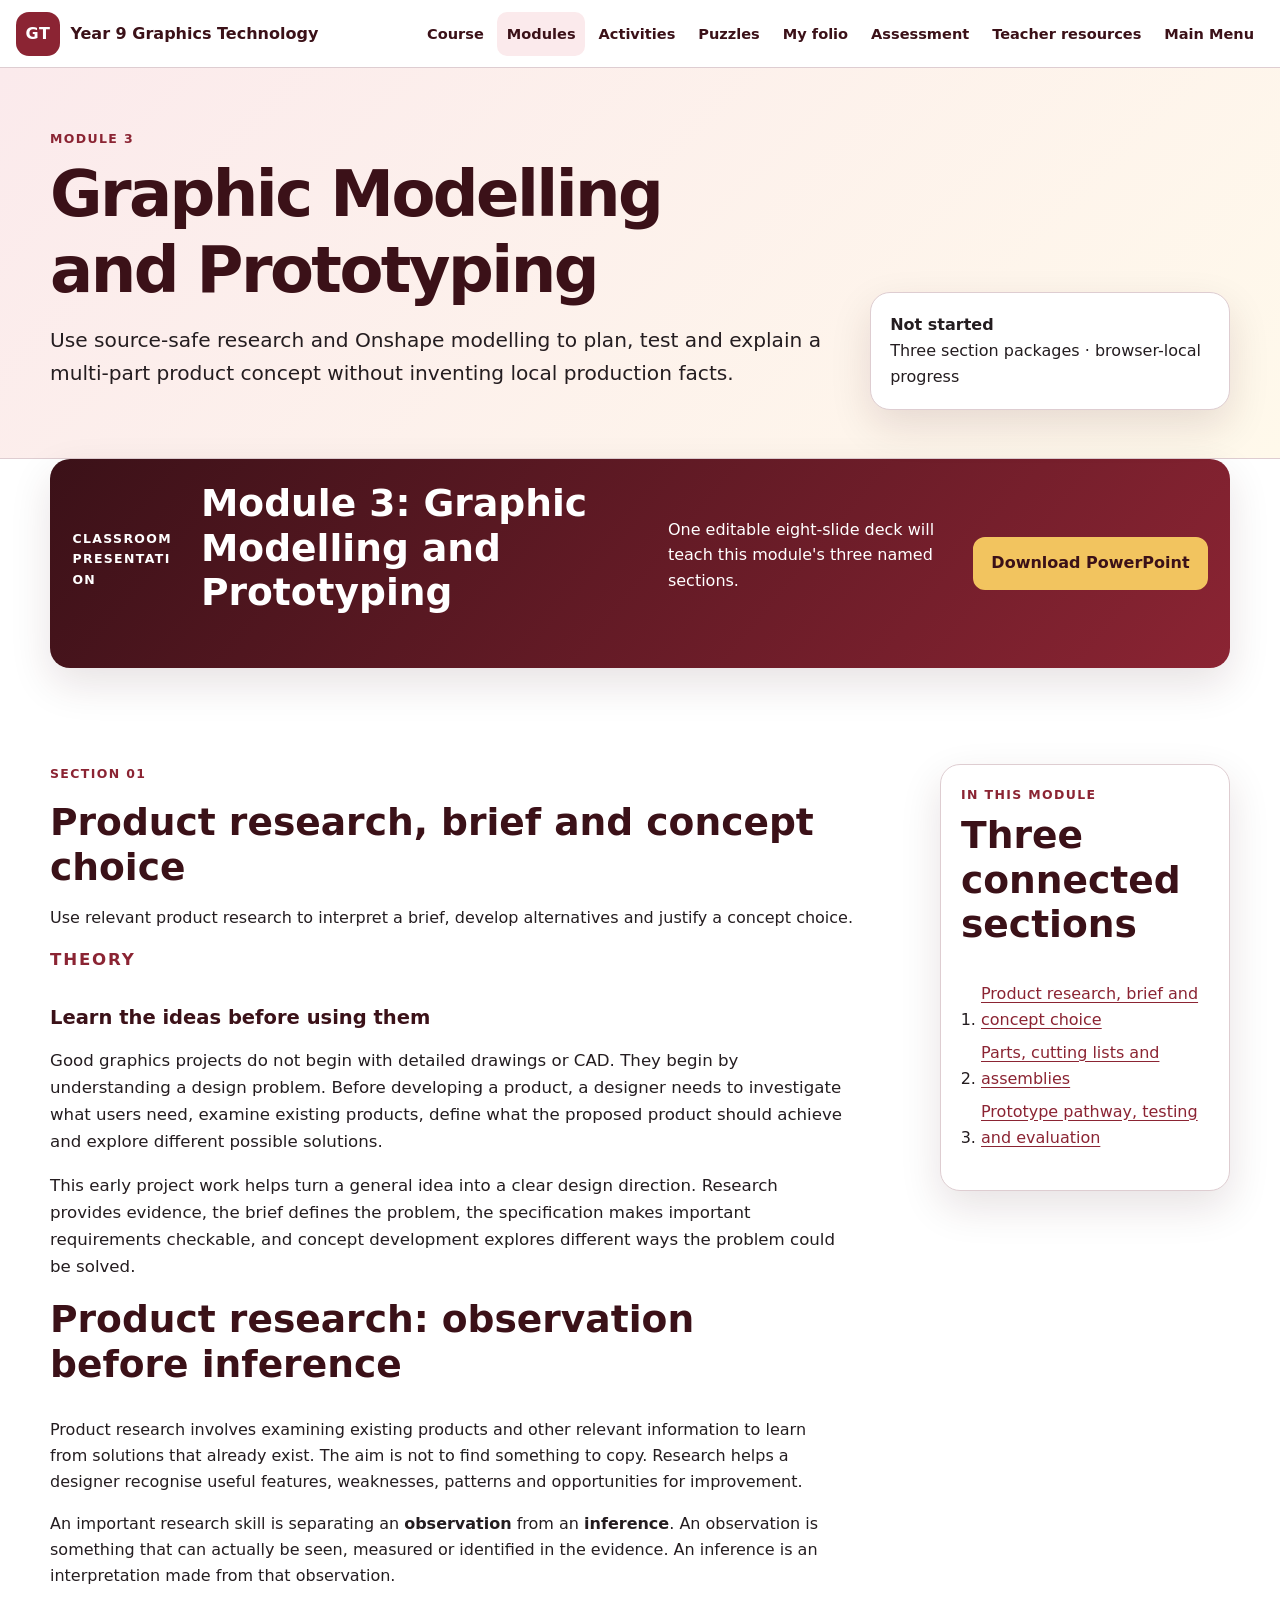
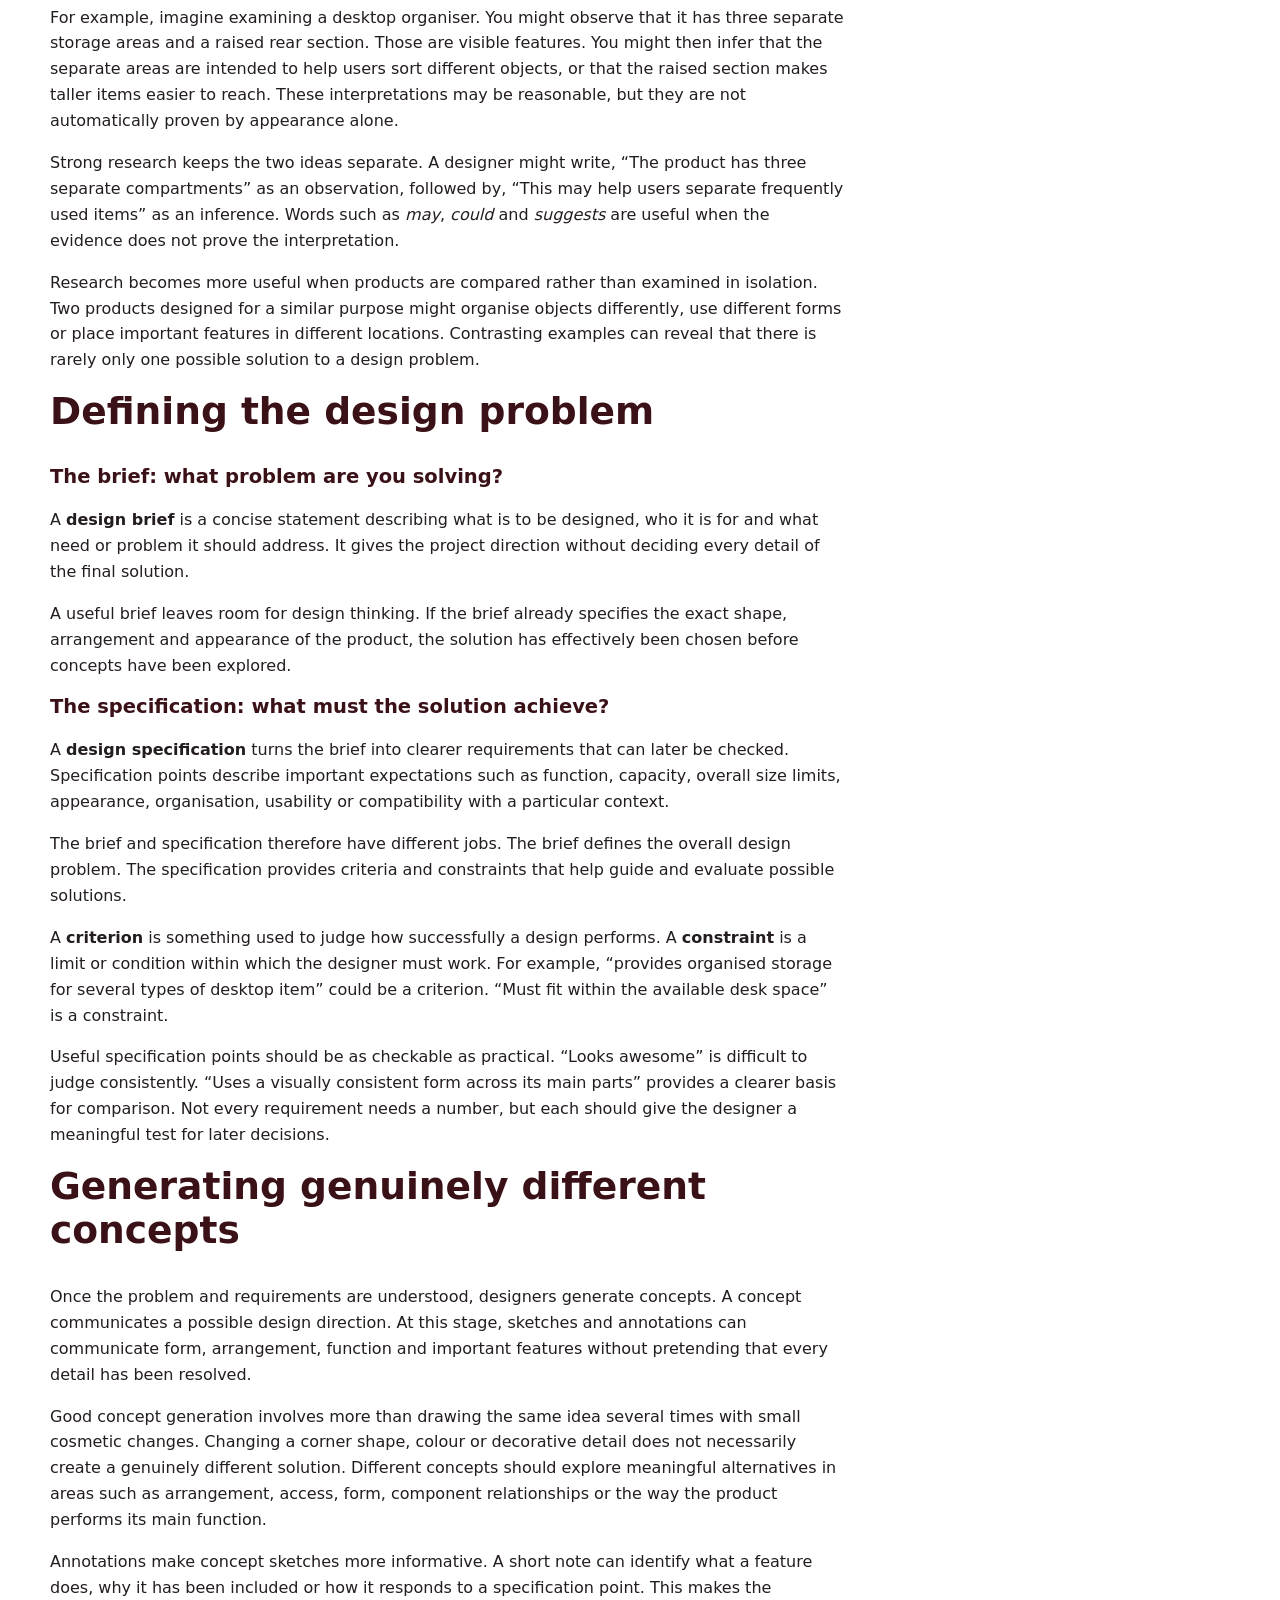
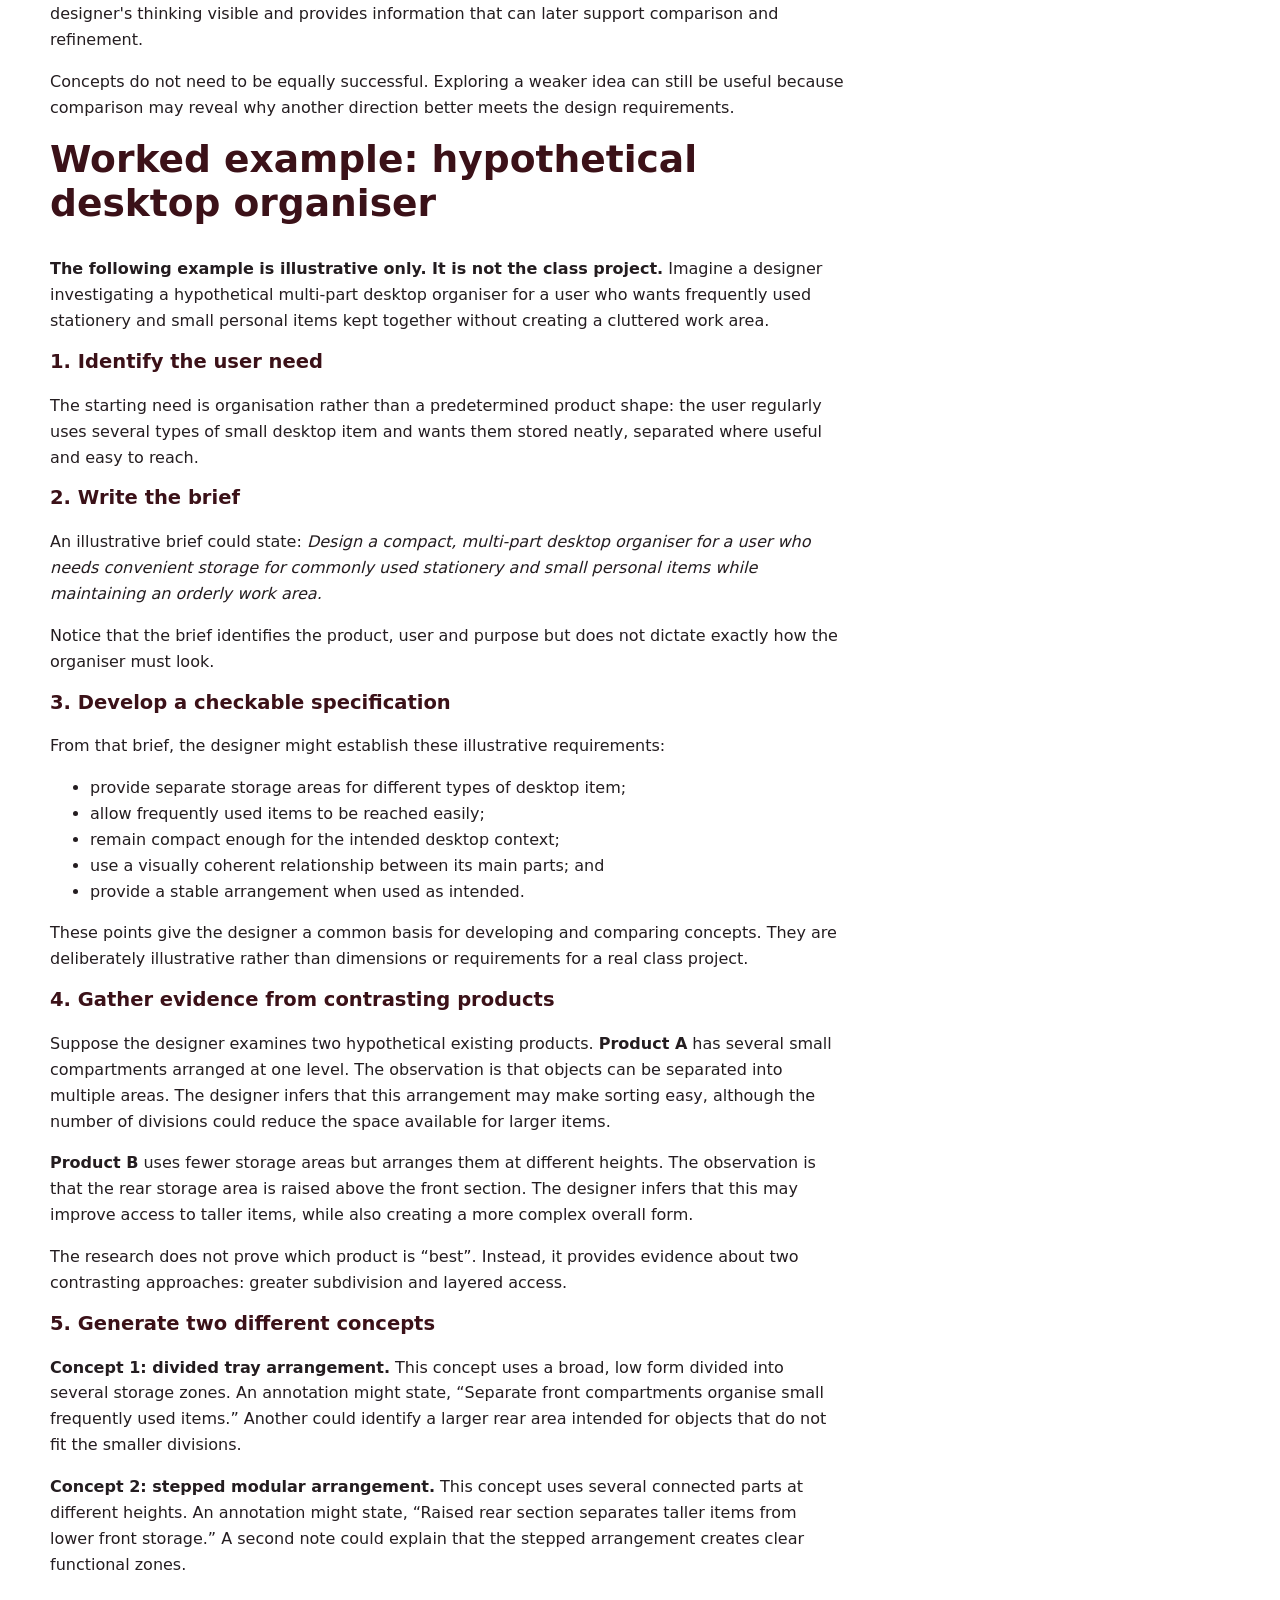
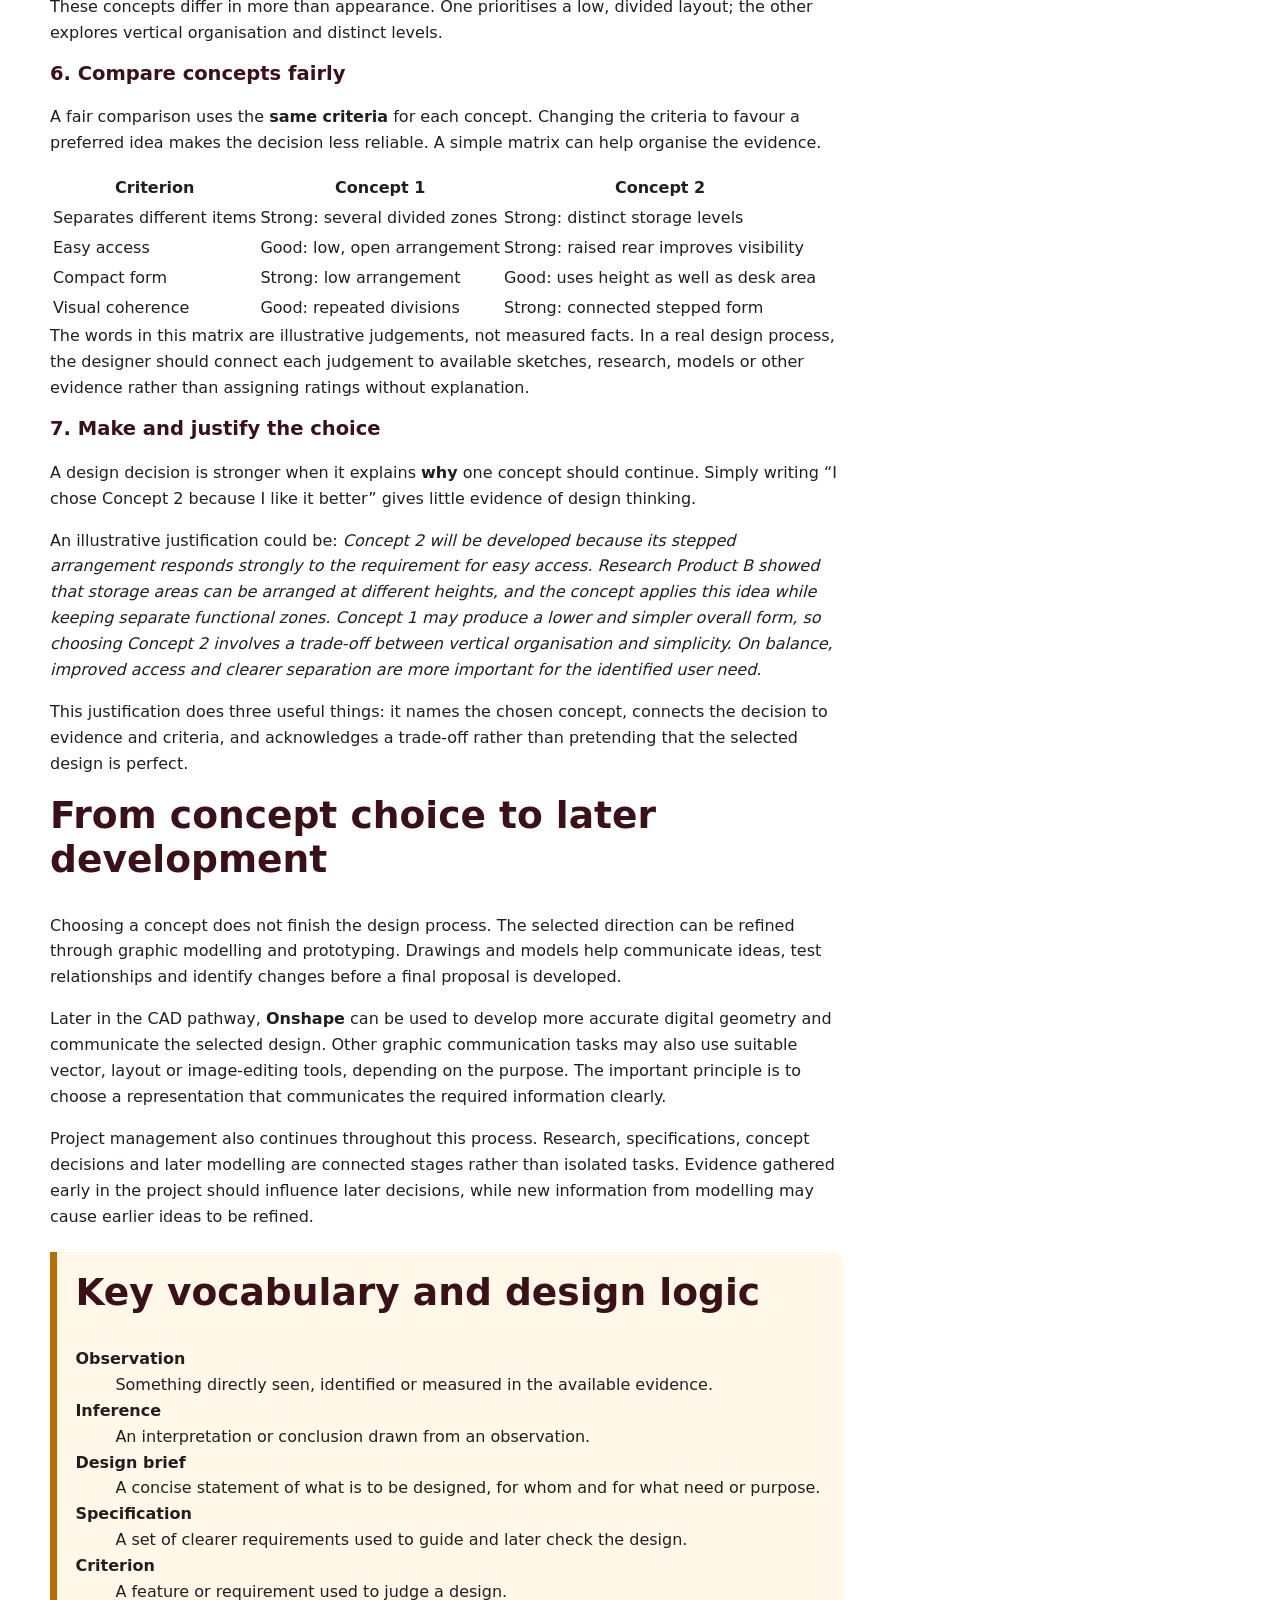
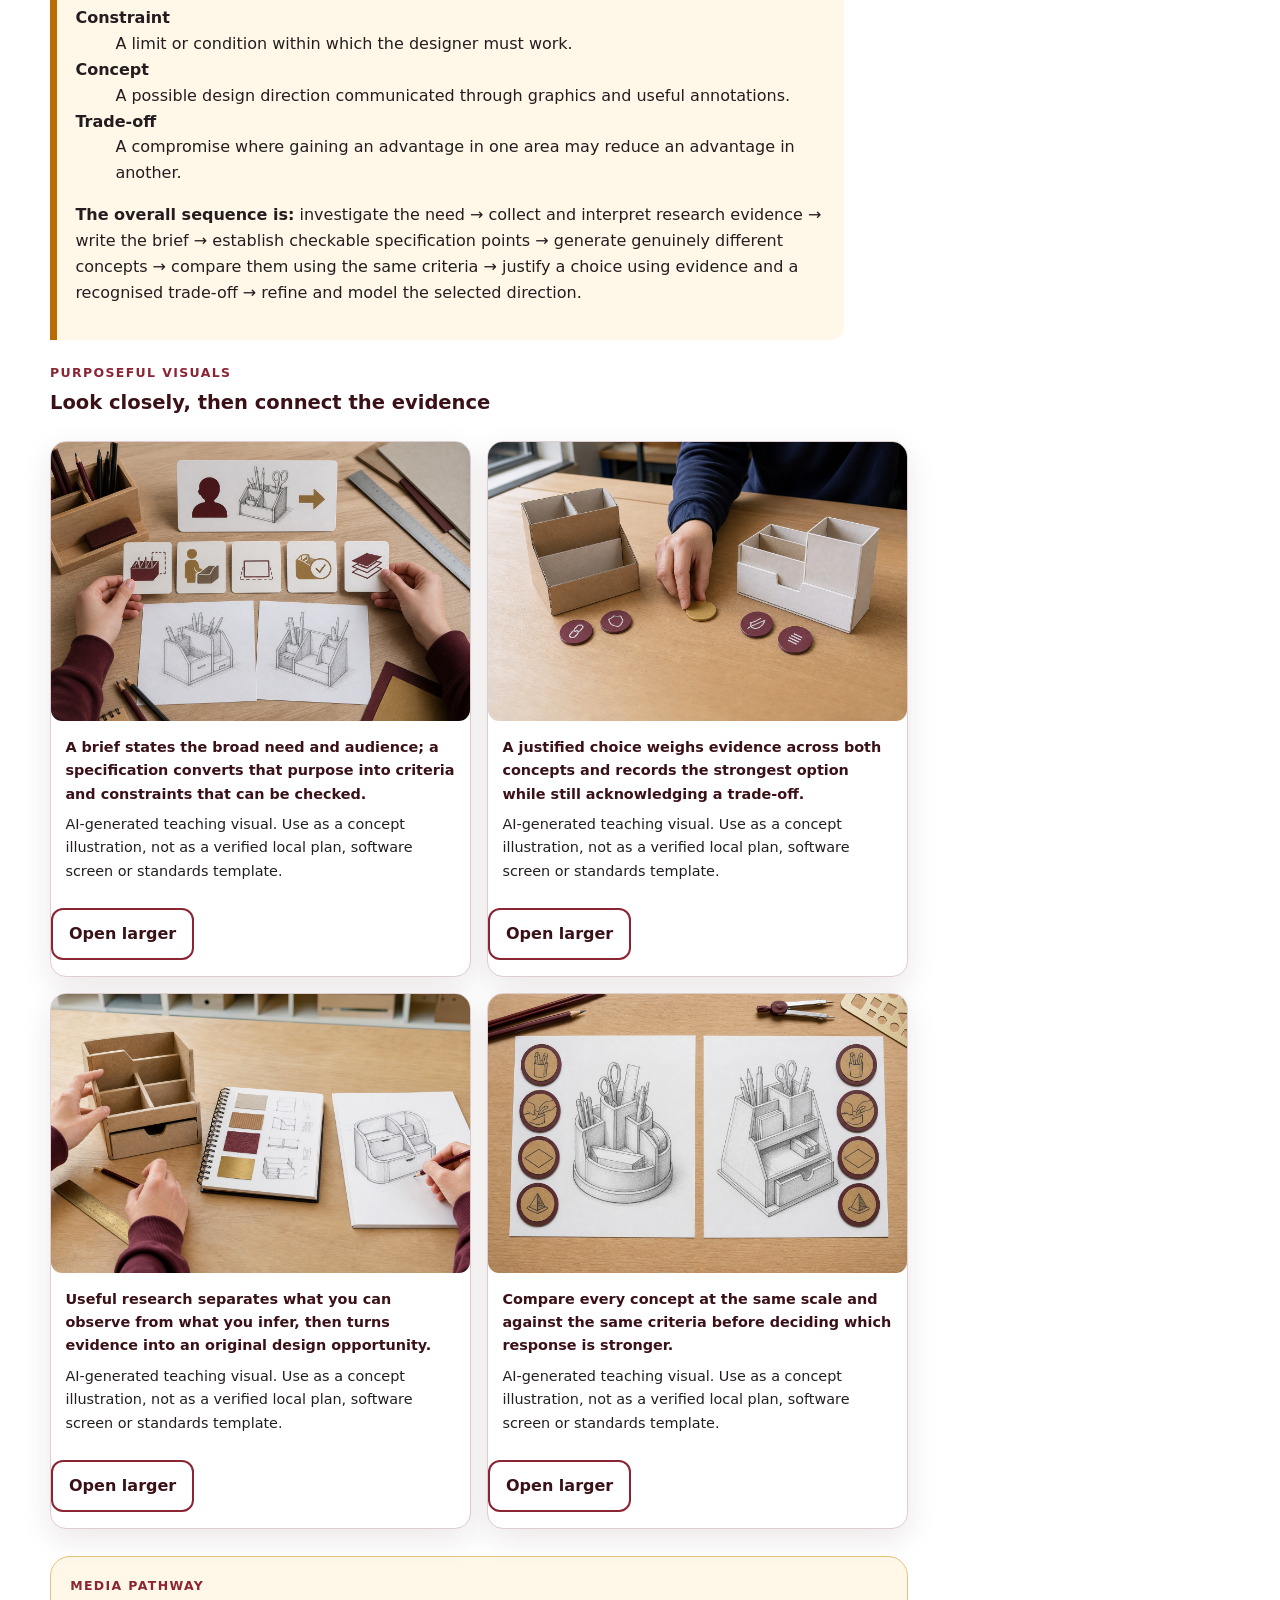
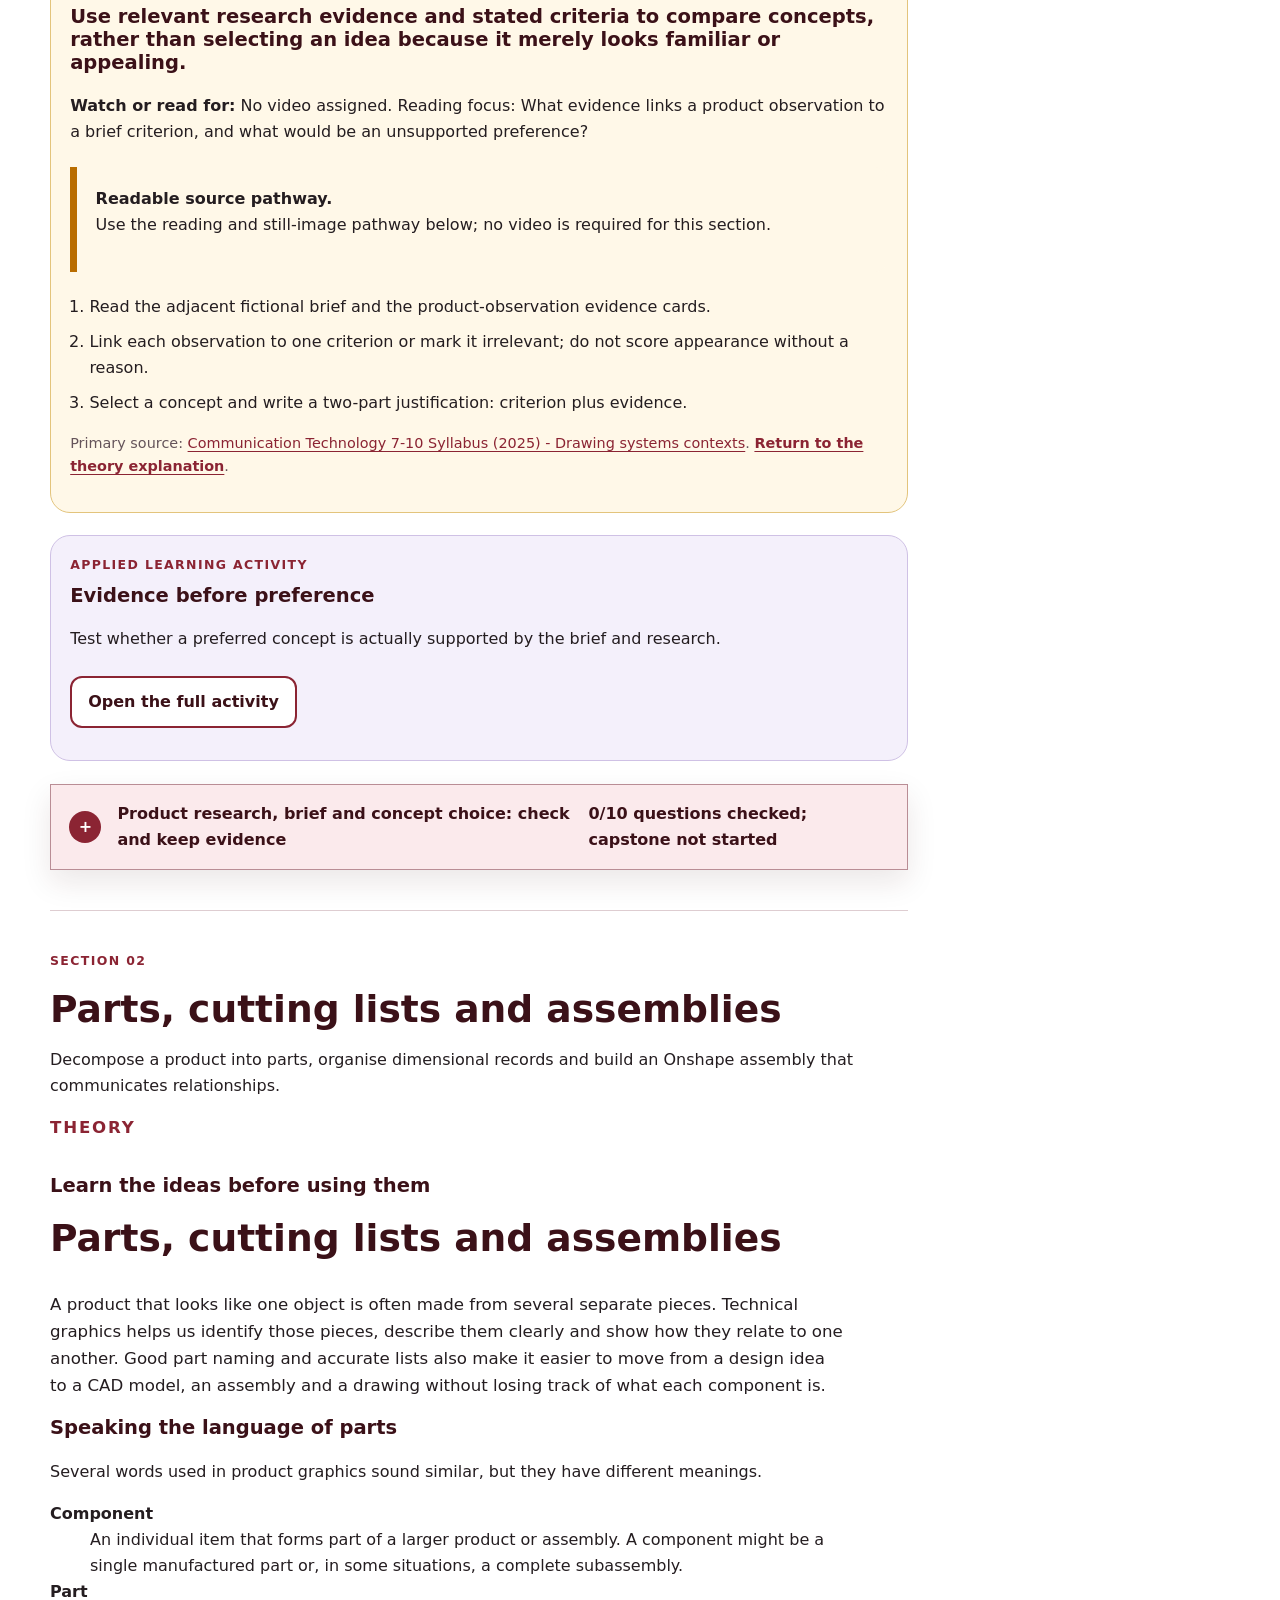
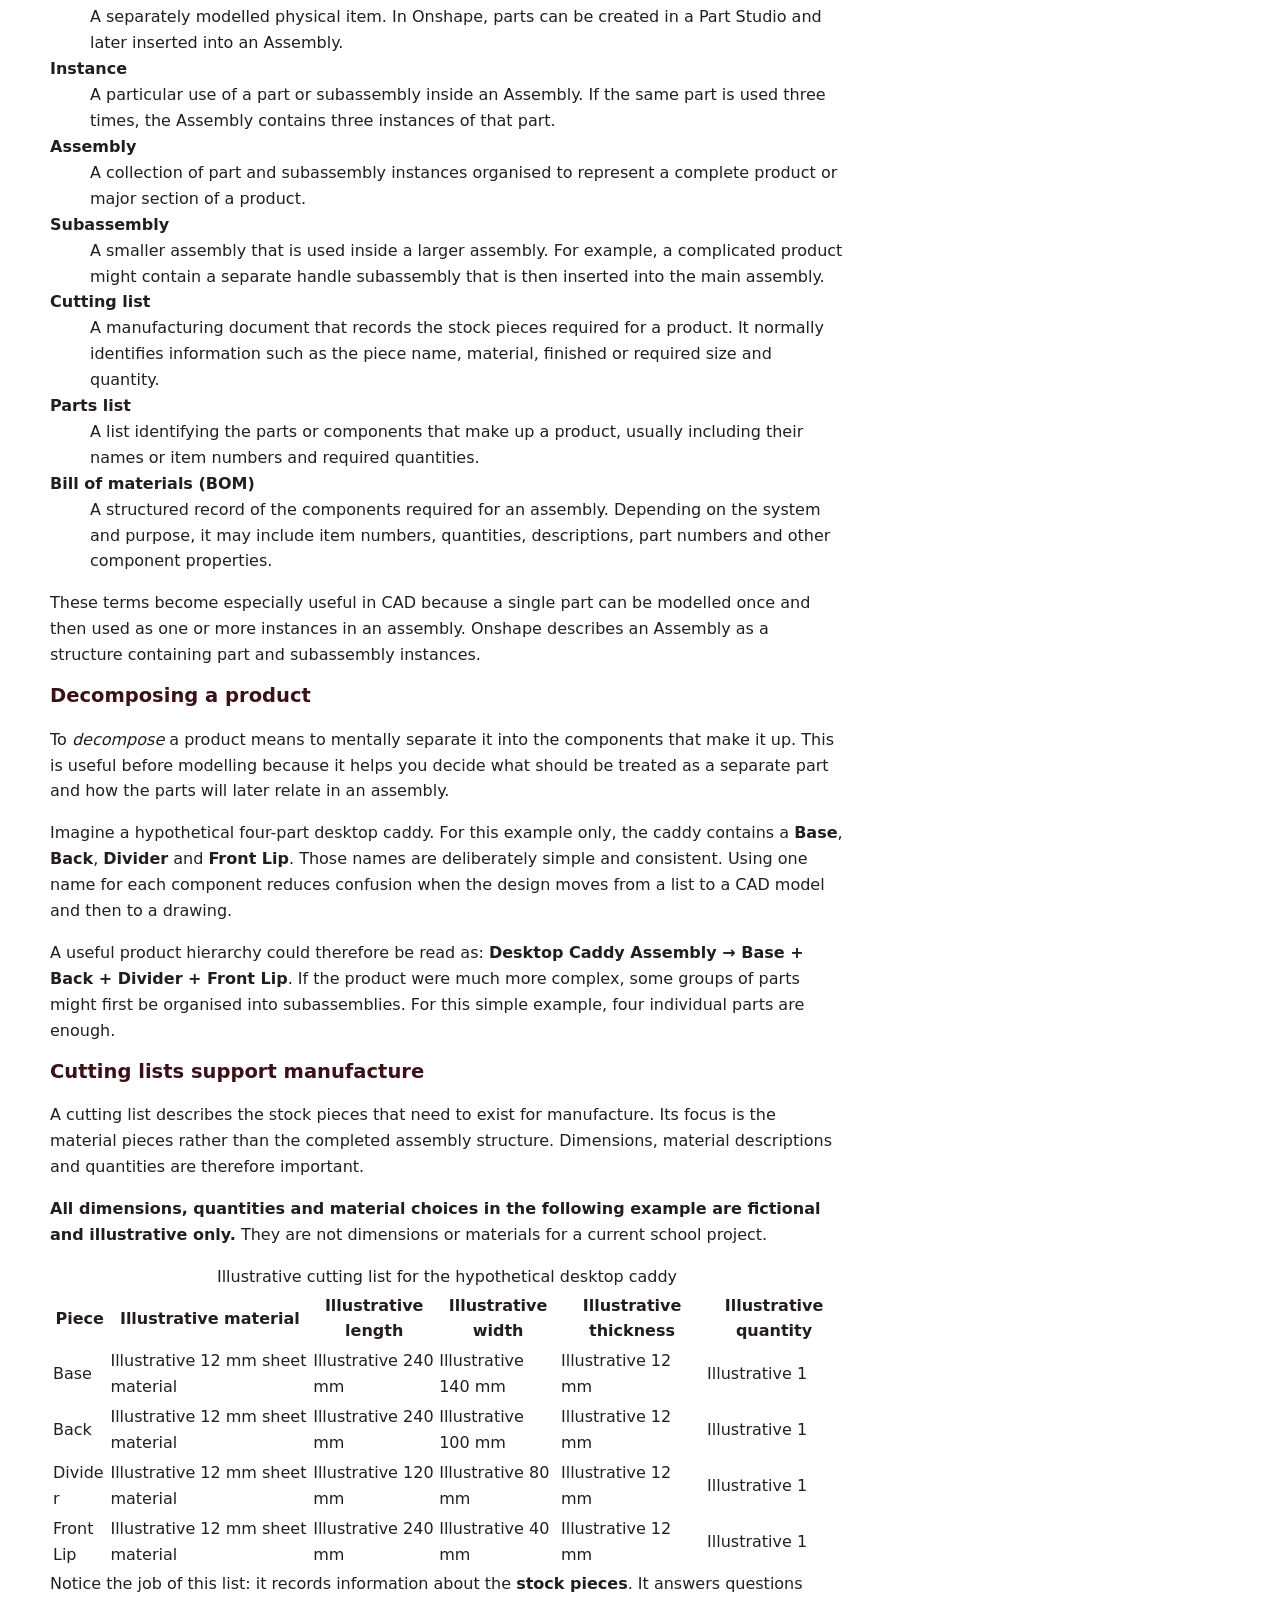
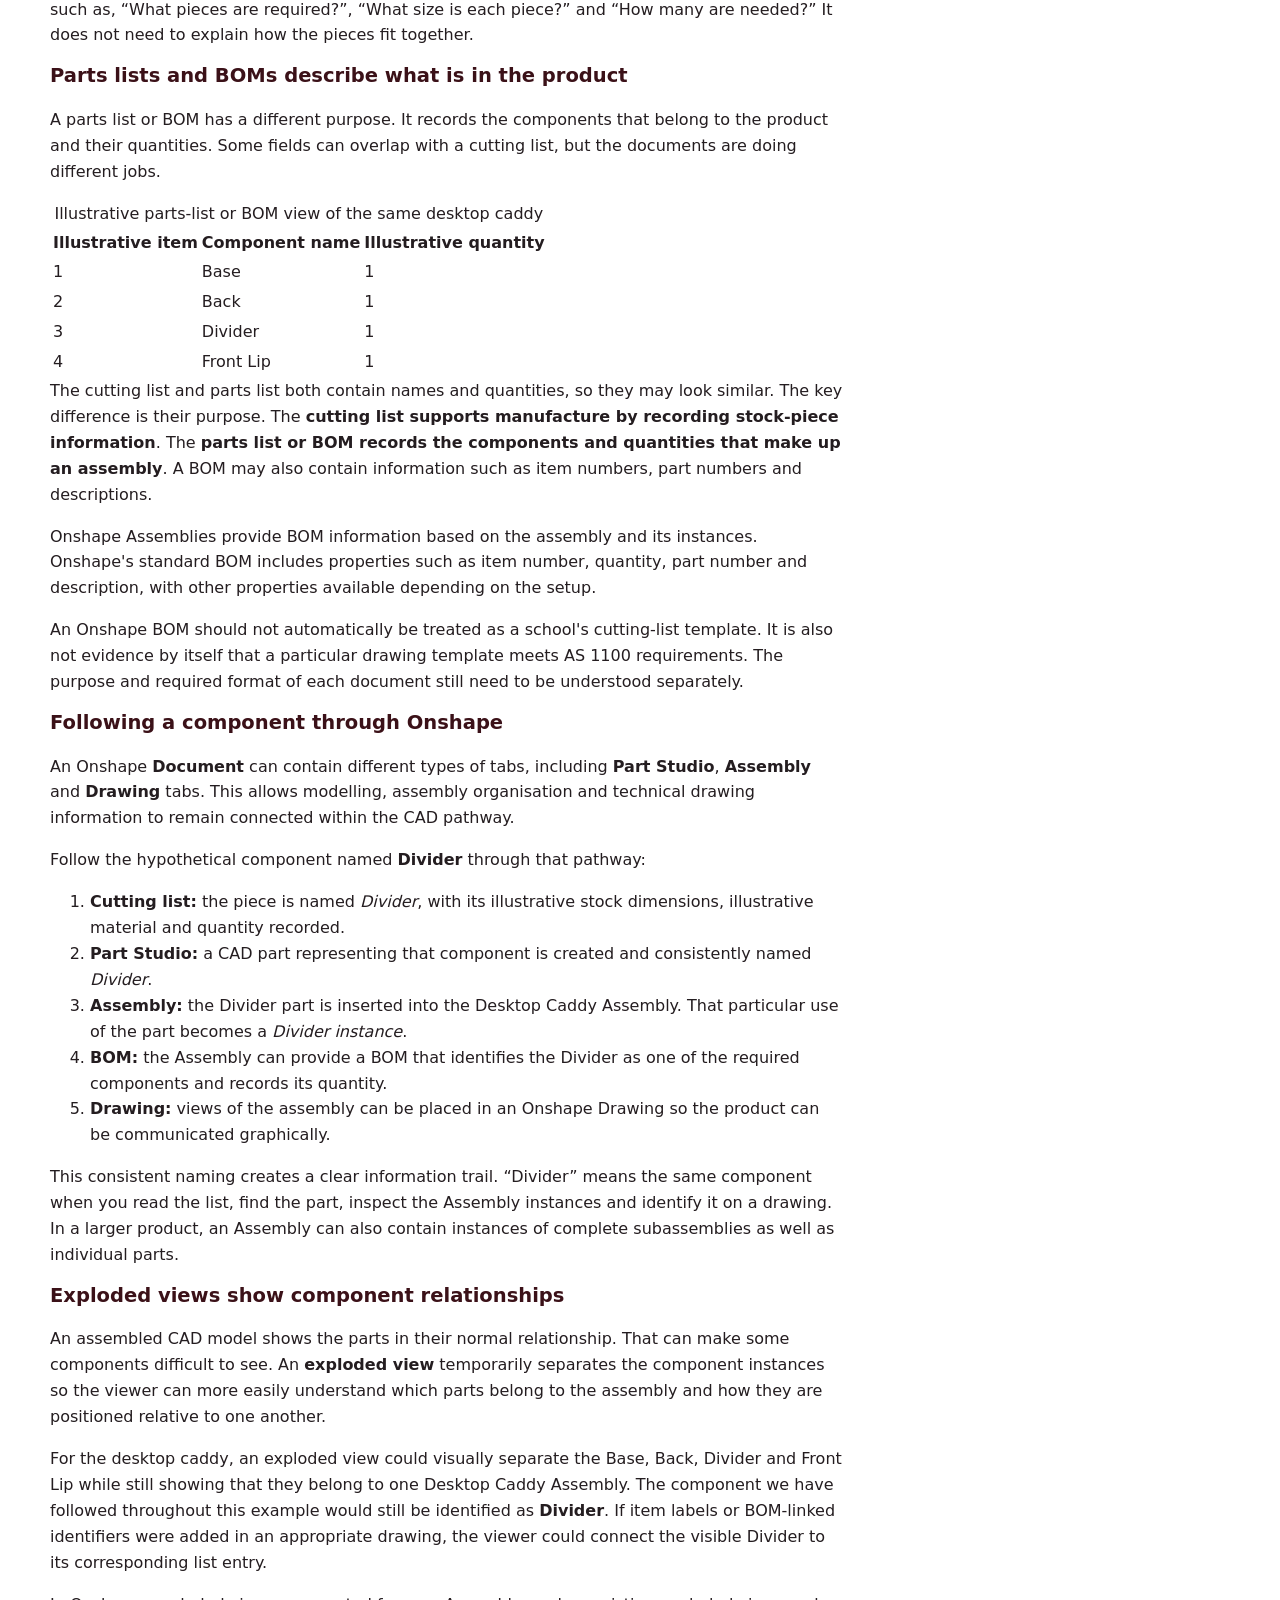
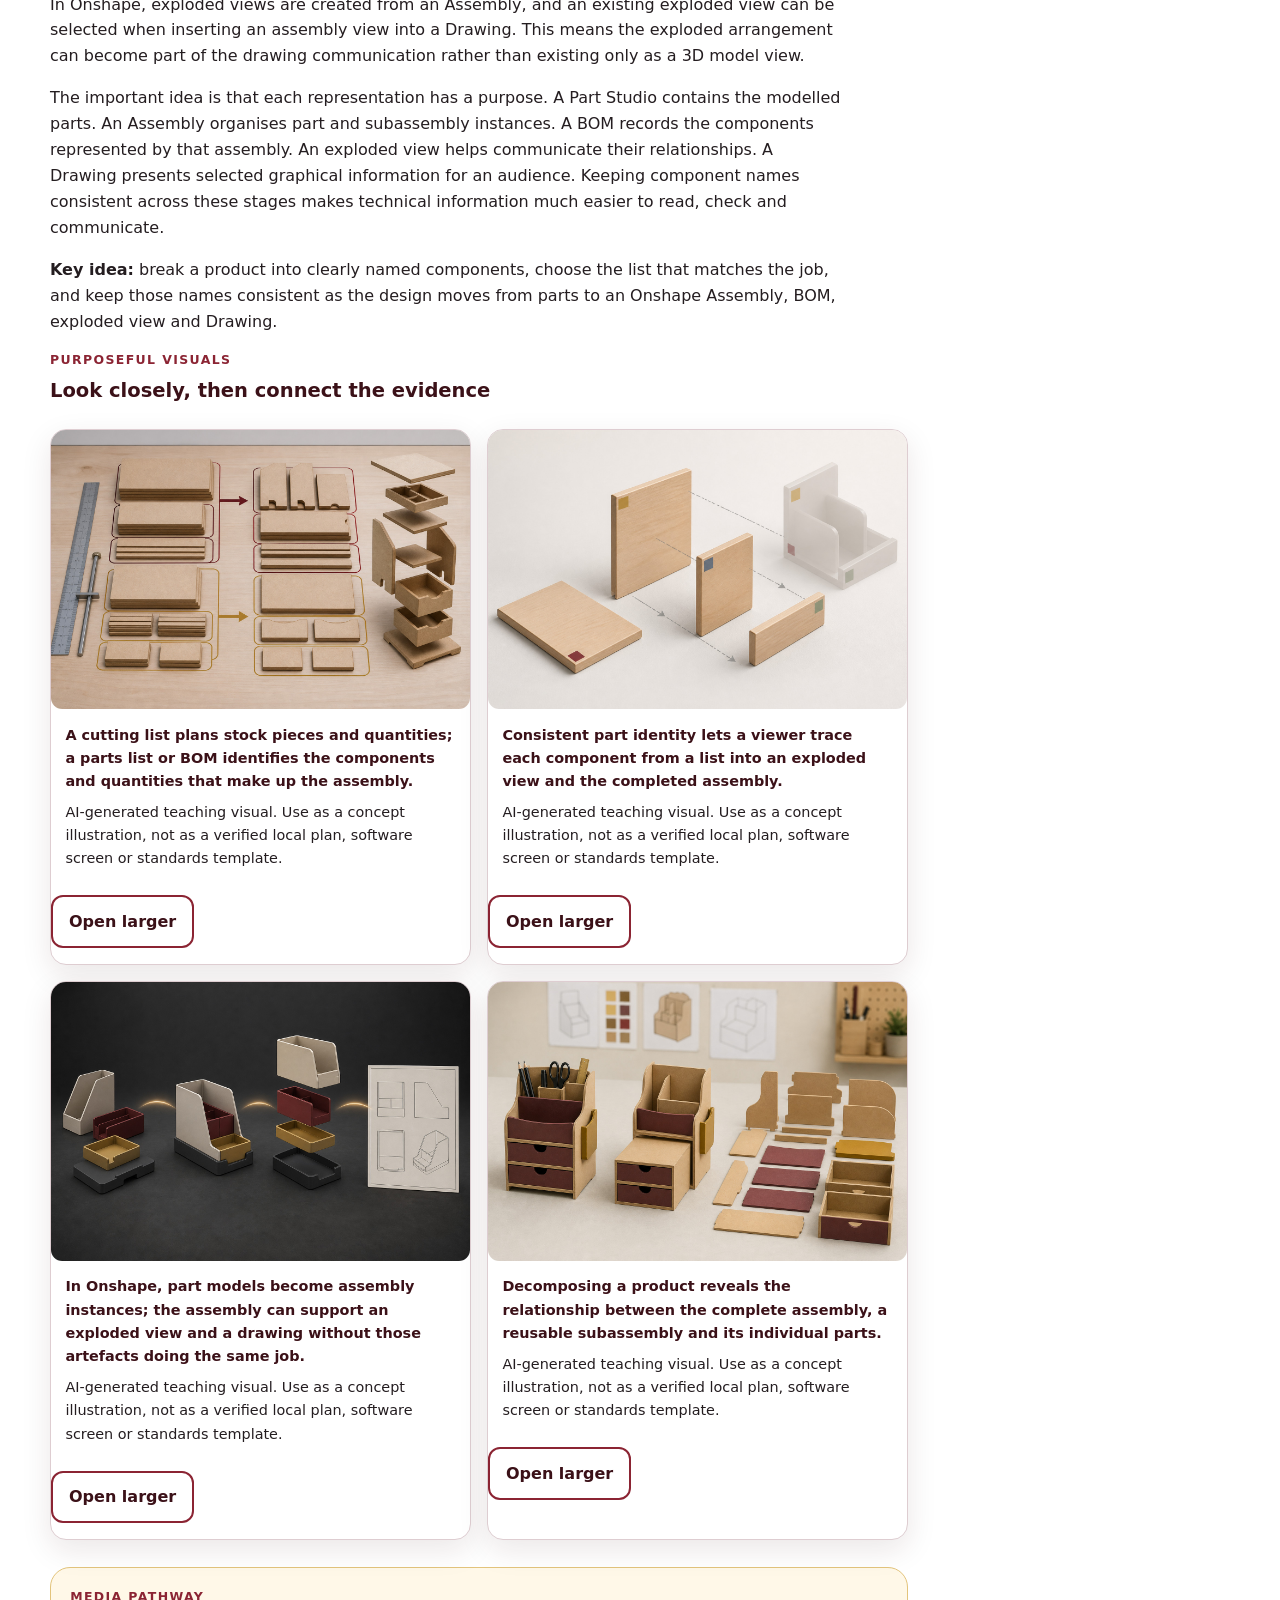
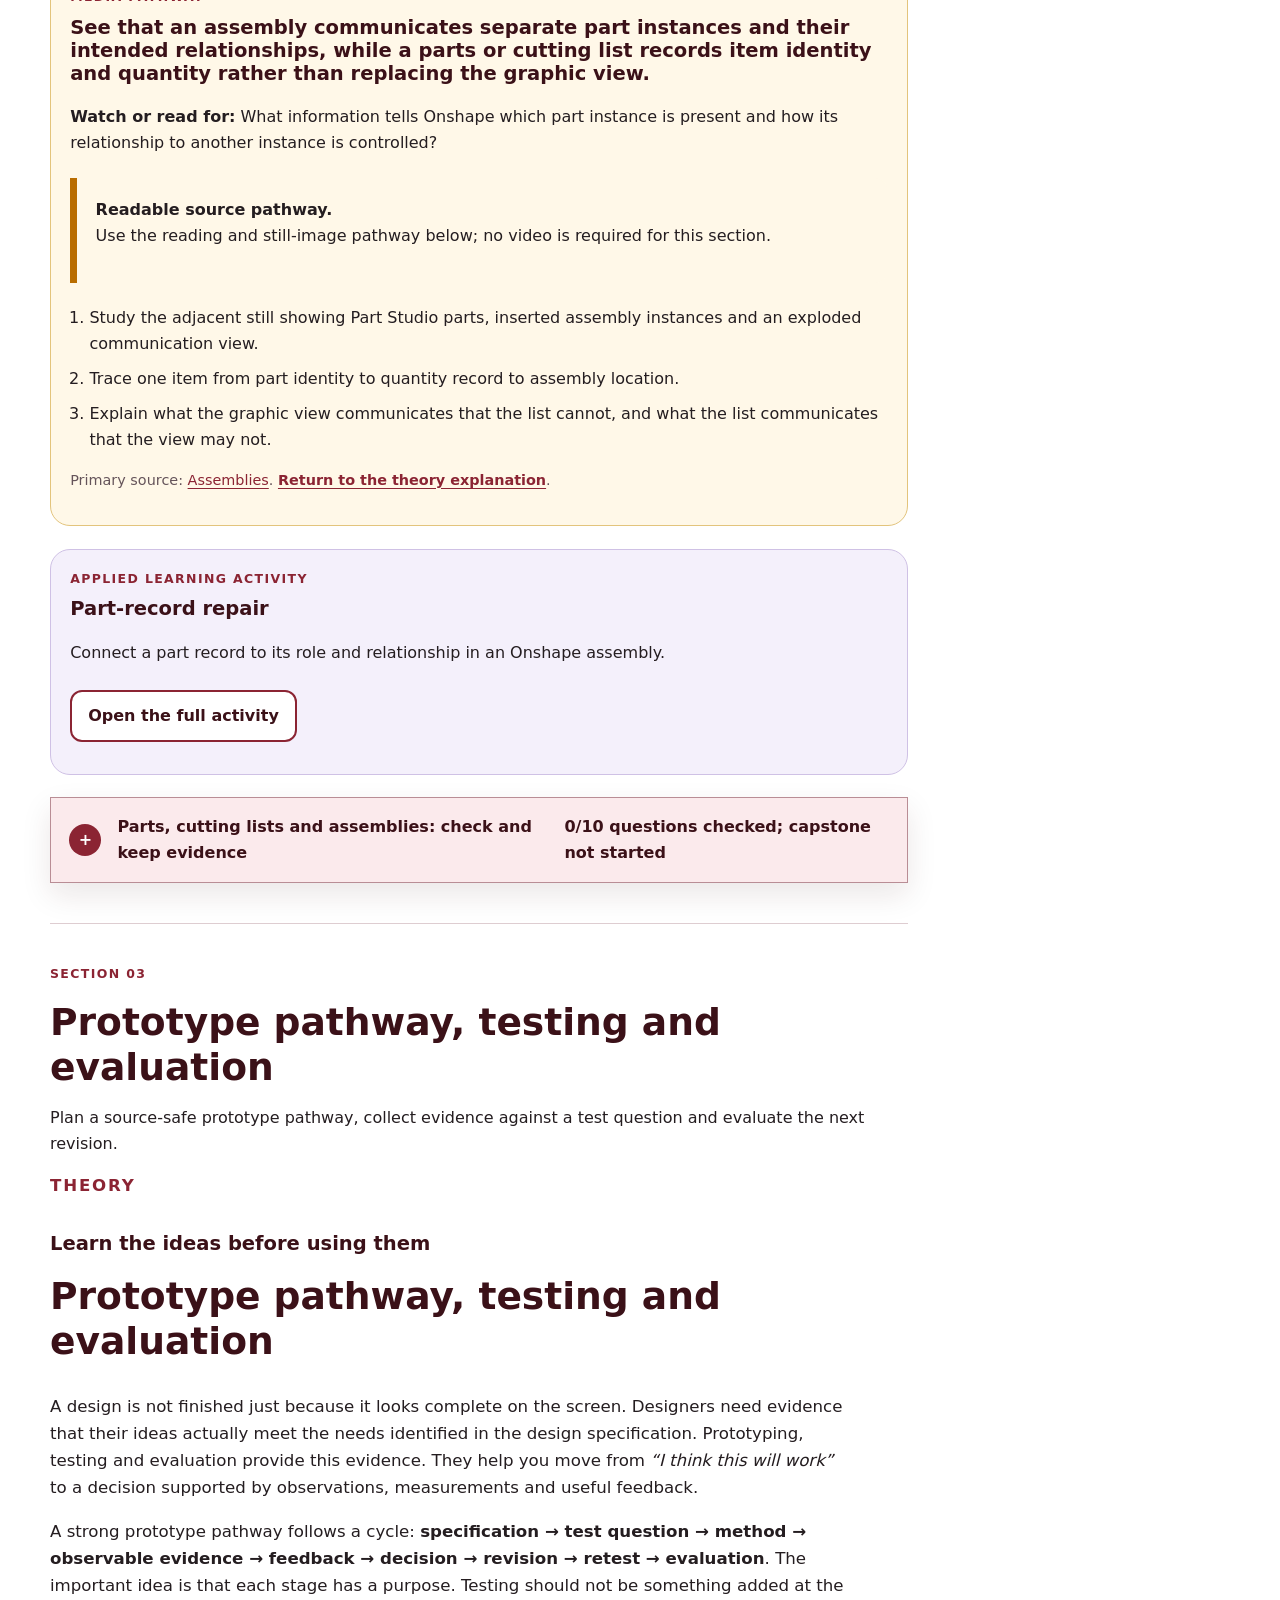
<file: modules/module-03.html>
<!doctype html>
<html lang="en-AU">
<head>
  <meta charset="utf-8">
  <meta name="viewport" content="width=device-width, initial-scale=1">
  <meta name="description" content="Year 9 Graphics Technology course aligned to the Communication Technology 7–10 Syllabus (2025).">
  <title>Module 3 | Year 9 Graphics Technology</title>
  <link rel="stylesheet" href="../styles.css">
  <link rel="stylesheet" href="../course-progress.css">
  <link rel="stylesheet" href="../engine.css">
</head>
<body data-course-state="source-grounded-local-candidate" data-content-status="integrated-candidate">
  <a class="skip-link" href="#main">Skip to content</a>
  <header class="course-family-nav screen-only">
    <div class="course-family-nav__inner">
      <a class="course-family-nav__brand" href="../index.html">
        <span class="course-family-nav__mark" aria-hidden="true">GT</span>
        <span>Year 9 Graphics Technology</span>
      </a>
      <nav class="course-family-nav__links" aria-label="Course navigation"><a href="../index.html">Course</a><a aria-current="page" href="../index.html#modules">Modules</a><a href="../activities.html">Activities</a><a href="../puzzles.html">Puzzles</a><a href="../folio.html">My folio</a><a href="../assessment.html">Assessment</a><a href="../teacher-resources.html">Teacher resources</a><a href="https://stevencowell.github.io/Main-Page/">Main Menu</a></nav>
    </div>
  </header>
  <main id="main"><section class="page-hero module-hero" id="m03-hero">
  <div class="wrap module-hero__inner">
    <div>
      <p class="eyebrow">Module 3</p>
      <h1>Graphic Modelling and Prototyping</h1>
      <p class="lede">Use source-safe research and Onshape modelling to plan, test and explain a multi-part product concept without inventing local production facts.</p>
    </div>
    <div class="hero-progress">
      <strong data-module-progress="m03">Not started</strong>
      <p>Three section packages · browser-local progress</p>
    </div>
  </div>
</section>
<section class="module-presentation-strip" id="m03-presentation" data-module-presentation>
  <div class="wrap">
    <article class="presentation-card">
      <p class="eyebrow">Classroom presentation</p>
      <h2>Module 3: Graphic Modelling and Prototyping</h2>
      <p>One editable eight-slide deck will teach this module's three named sections.</p>
      <a class="button" id="m03-presentation-download" data-module-presentation-download href="../assets/presentations/module-03-graphic-modelling-prototyping.pptx" download>Download PowerPoint</a>
    </article>
  </div>
</section>
<section class="module-learning">
  <div class="wrap module-layout">
    <aside class="module-aside card" aria-label="Module section map">
      <p class="eyebrow">In this module</p>
      <h2>Three connected sections</h2>
      <ol><li><a href="#m03s01">Product research, brief and concept choice</a></li><li><a href="#m03s02">Parts, cutting lists and assemblies</a></li><li><a href="#m03s03">Prototype pathway, testing and evaluation</a></li></ol>
    </aside>
    <article class="module-main">
      <section class="section-unit" id="m03s01" data-section-container>
  <p class="eyebrow">Section 01</p>
  <h2>Product research, brief and concept choice</h2>
  <p>Use relevant product research to interpret a brief, develop alternatives and justify a concept choice.</p>
  <section class="theory-content" id="m03s01-theory" data-section-theory><p class="eyebrow">Theory</p><h3>Learn the ideas before using them</h3><p>Good graphics projects do not begin with detailed drawings or CAD. They begin by understanding a design problem. Before developing a product, a designer needs to investigate what users need, examine existing products, define what the proposed product should achieve and explore different possible solutions.</p> <p>This early project work helps turn a general idea into a clear design direction. Research provides evidence, the brief defines the problem, the specification makes important requirements checkable, and concept development explores different ways the problem could be solved.</p>  <section aria-labelledby="m03s01-research-evidence"> <h2 id="m03s01-research-evidence">Product research: observation before inference</h2> <p>Product research involves examining existing products and other relevant information to learn from solutions that already exist. The aim is not to find something to copy. Research helps a designer recognise useful features, weaknesses, patterns and opportunities for improvement.</p> <p>An important research skill is separating an <strong>observation</strong> from an <strong>inference</strong>. An observation is something that can actually be seen, measured or identified in the evidence. An inference is an interpretation made from that observation.</p> <p>For example, imagine examining a desktop organiser. You might observe that it has three separate storage areas and a raised rear section. Those are visible features. You might then infer that the separate areas are intended to help users sort different objects, or that the raised section makes taller items easier to reach. These interpretations may be reasonable, but they are not automatically proven by appearance alone.</p> <p>Strong research keeps the two ideas separate. A designer might write, “The product has three separate compartments” as an observation, followed by, “This may help users separate frequently used items” as an inference. Words such as <em>may</em>, <em>could</em> and <em>suggests</em> are useful when the evidence does not prove the interpretation.</p> <p>Research becomes more useful when products are compared rather than examined in isolation. Two products designed for a similar purpose might organise objects differently, use different forms or place important features in different locations. Contrasting examples can reveal that there is rarely only one possible solution to a design problem.</p> </section>  <section> <h2>Defining the design problem</h2>
<div id="m03s01-brief">
  <h3>The brief: what problem are you solving?</h3>
  <p>A <strong>design brief</strong> is a concise statement describing what is to be designed, who it is for and what need or problem it should address. It gives the project direction without deciding every detail of the final solution.</p>
  <p>A useful brief leaves room for design thinking. If the brief already specifies the exact shape, arrangement and appearance of the product, the solution has effectively been chosen before concepts have been explored.</p>
</div>

<div id="m03s01-specification">
  <h3>The specification: what must the solution achieve?</h3>
  <p>A <strong>design specification</strong> turns the brief into clearer requirements that can later be checked. Specification points describe important expectations such as function, capacity, overall size limits, appearance, organisation, usability or compatibility with a particular context.</p>
  <p>The brief and specification therefore have different jobs. The brief defines the overall design problem. The specification provides criteria and constraints that help guide and evaluate possible solutions.</p>
  <p>A <strong>criterion</strong> is something used to judge how successfully a design performs. A <strong>constraint</strong> is a limit or condition within which the designer must work. For example, “provides organised storage for several types of desktop item” could be a criterion. “Must fit within the available desk space” is a constraint.</p>
  <p>Useful specification points should be as checkable as practical. “Looks awesome” is difficult to judge consistently. “Uses a visually consistent form across its main parts” provides a clearer basis for comparison. Not every requirement needs a number, but each should give the designer a meaningful test for later decisions.</p>
</div>
</section>  <section aria-labelledby="m03s01-concepts"> <h2 id="m03s01-concepts">Generating genuinely different concepts</h2> <p>Once the problem and requirements are understood, designers generate concepts. A concept communicates a possible design direction. At this stage, sketches and annotations can communicate form, arrangement, function and important features without pretending that every detail has been resolved.</p> <p>Good concept generation involves more than drawing the same idea several times with small cosmetic changes. Changing a corner shape, colour or decorative detail does not necessarily create a genuinely different solution. Different concepts should explore meaningful alternatives in areas such as arrangement, access, form, component relationships or the way the product performs its main function.</p> <p>Annotations make concept sketches more informative. A short note can identify what a feature does, why it has been included or how it responds to a specification point. This makes the designer's thinking visible and provides information that can later support comparison and refinement.</p> <p>Concepts do not need to be equally successful. Exploring a weaker idea can still be useful because comparison may reveal why another direction better meets the design requirements.</p> </section> <section> <h2>Worked example: hypothetical desktop organiser</h2> <p><strong>The following example is illustrative only. It is not the class project.</strong> Imagine a designer investigating a hypothetical multi-part desktop organiser for a user who wants frequently used stationery and small personal items kept together without creating a cluttered work area.</p>
<h3>1. Identify the user need</h3>
<p>The starting need is organisation rather than a predetermined product shape: the user regularly uses several types of small desktop item and wants them stored neatly, separated where useful and easy to reach.</p>

<h3>2. Write the brief</h3>
<p>An illustrative brief could state: <em>Design a compact, multi-part desktop organiser for a user who needs convenient storage for commonly used stationery and small personal items while maintaining an orderly work area.</em></p>
<p>Notice that the brief identifies the product, user and purpose but does not dictate exactly how the organiser must look.</p>

<h3>3. Develop a checkable specification</h3>
<p>From that brief, the designer might establish these illustrative requirements:</p>
<ul>
  <li>provide separate storage areas for different types of desktop item;</li>
  <li>allow frequently used items to be reached easily;</li>
  <li>remain compact enough for the intended desktop context;</li>
  <li>use a visually coherent relationship between its main parts; and</li>
  <li>provide a stable arrangement when used as intended.</li>
</ul>
<p>These points give the designer a common basis for developing and comparing concepts. They are deliberately illustrative rather than dimensions or requirements for a real class project.</p>

<h3>4. Gather evidence from contrasting products</h3>
<p>Suppose the designer examines two hypothetical existing products. <strong>Product A</strong> has several small compartments arranged at one level. The observation is that objects can be separated into multiple areas. The designer infers that this arrangement may make sorting easy, although the number of divisions could reduce the space available for larger items.</p>
<p><strong>Product B</strong> uses fewer storage areas but arranges them at different heights. The observation is that the rear storage area is raised above the front section. The designer infers that this may improve access to taller items, while also creating a more complex overall form.</p>
<p>The research does not prove which product is “best”. Instead, it provides evidence about two contrasting approaches: greater subdivision and layered access.</p>

<h3>5. Generate two different concepts</h3>
<p><strong>Concept 1: divided tray arrangement.</strong> This concept uses a broad, low form divided into several storage zones. An annotation might state, “Separate front compartments organise small frequently used items.” Another could identify a larger rear area intended for objects that do not fit the smaller divisions.</p>
<p><strong>Concept 2: stepped modular arrangement.</strong> This concept uses several connected parts at different heights. An annotation might state, “Raised rear section separates taller items from lower front storage.” A second note could explain that the stepped arrangement creates clear functional zones.</p>
<p>These concepts differ in more than appearance. One prioritises a low, divided layout; the other explores vertical organisation and distinct levels.</p>



<div id="m03s01-compare">
  <h3>6. Compare concepts fairly</h3>
  <p>A fair comparison uses the <strong>same criteria</strong> for each concept. Changing the criteria to favour a preferred idea makes the decision less reliable. A simple matrix can help organise the evidence.</p>

  <table>
    <thead>
      <tr>
        <th scope="col">Criterion</th>
        <th scope="col">Concept 1</th>
        <th scope="col">Concept 2</th>
      </tr>
    </thead>
    <tbody>
      <tr>
        <td>Separates different items</td>
        <td>Strong: several divided zones</td>
        <td>Strong: distinct storage levels</td>
      </tr>
      <tr>
        <td>Easy access</td>
        <td>Good: low, open arrangement</td>
        <td>Strong: raised rear improves visibility</td>
      </tr>
      <tr>
        <td>Compact form</td>
        <td>Strong: low arrangement</td>
        <td>Good: uses height as well as desk area</td>
      </tr>
      <tr>
        <td>Visual coherence</td>
        <td>Good: repeated divisions</td>
        <td>Strong: connected stepped form</td>
      </tr>
    </tbody>
  </table>

  <p>The words in this matrix are illustrative judgements, not measured facts. In a real design process, the designer should connect each judgement to available sketches, research, models or other evidence rather than assigning ratings without explanation.</p>
</div>

<div id="m03s01-justify">
  <h3>7. Make and justify the choice</h3>
  <p>A design decision is stronger when it explains <strong>why</strong> one concept should continue. Simply writing “I chose Concept 2 because I like it better” gives little evidence of design thinking.</p>
  <p>An illustrative justification could be: <em>Concept 2 will be developed because its stepped arrangement responds strongly to the requirement for easy access. Research Product B showed that storage areas can be arranged at different heights, and the concept applies this idea while keeping separate functional zones. Concept 1 may produce a lower and simpler overall form, so choosing Concept 2 involves a trade-off between vertical organisation and simplicity. On balance, improved access and clearer separation are more important for the identified user need.</em></p>
  <p>This justification does three useful things: it names the chosen concept, connects the decision to evidence and criteria, and acknowledges a trade-off rather than pretending that the selected design is perfect.</p>
</div>
</section> <section> <h2>From concept choice to later development</h2> <p>Choosing a concept does not finish the design process. The selected direction can be refined through graphic modelling and prototyping. Drawings and models help communicate ideas, test relationships and identify changes before a final proposal is developed.</p> <p>Later in the CAD pathway, <strong>Onshape</strong> can be used to develop more accurate digital geometry and communicate the selected design. Other graphic communication tasks may also use suitable vector, layout or image-editing tools, depending on the purpose. The important principle is to choose a representation that communicates the required information clearly.</p> <p>Project management also continues throughout this process. Research, specifications, concept decisions and later modelling are connected stages rather than isolated tasks. Evidence gathered early in the project should influence later decisions, while new information from modelling may cause earlier ideas to be refined.</p> </section>  <aside class="theory-card" aria-labelledby="m03s01-summary"> <h2 id="m03s01-summary">Key vocabulary and design logic</h2> <dl> <dt><strong>Observation</strong></dt> <dd>Something directly seen, identified or measured in the available evidence.</dd>
  <dt><strong>Inference</strong></dt>
  <dd>An interpretation or conclusion drawn from an observation.</dd>

  <dt><strong>Design brief</strong></dt>
  <dd>A concise statement of what is to be designed, for whom and for what need or purpose.</dd>

  <dt><strong>Specification</strong></dt>
  <dd>A set of clearer requirements used to guide and later check the design.</dd>

  <dt><strong>Criterion</strong></dt>
  <dd>A feature or requirement used to judge a design.</dd>

  <dt><strong>Constraint</strong></dt>
  <dd>A limit or condition within which the designer must work.</dd>

  <dt><strong>Concept</strong></dt>
  <dd>A possible design direction communicated through graphics and useful annotations.</dd>

  <dt><strong>Trade-off</strong></dt>
  <dd>A compromise where gaining an advantage in one area may reduce an advantage in another.</dd>
</dl>
<p><strong>The overall sequence is:</strong> investigate the need → collect and interpret research evidence → write the brief → establish checkable specification points → generate genuinely different concepts → compare them using the same criteria → justify a choice using evidence and a recognised trade-off → refine and model the selected direction.</p>
</aside></section>
  <section class="visual-slot" id="m03s01-visual" data-section-visual>
  <p class="eyebrow">Purposeful visuals</p>
  <h3>Look closely, then connect the evidence</h3>
  <div class="visual-gallery"><figure class="teaching-visual" id="m03s01-visual-01">
  <img src="../assets/images/m03s01-brief-to-specification.jpg" alt="A broad user-and-purpose card leads to five visual criterion cards arranged above two organiser concepts.">
  <figcaption><strong>A brief states the broad need and audience; a specification converts that purpose into criteria and constraints that can be checked.</strong><span>AI-generated teaching visual. Use as a concept illustration, not as a verified local plan, software screen or standards template.</span></figcaption>
  <p class="visual-actions screen-only"><button type="button" class="button secondary" data-image-open data-image-src="../assets/images/m03s01-brief-to-specification.jpg" data-image-alt="A broad user-and-purpose card leads to five visual criterion cards arranged above two organiser concepts." data-image-caption="A brief states the broad need and audience; a specification converts that purpose into criteria and constraints that can be checked.">Open larger</button></p>
</figure><figure class="teaching-visual" id="m03s01-visual-02">
  <img src="../assets/images/m03s01-evidence-based-concept-choice.jpg" alt="A hand places a gold decision marker between two low-fidelity organiser concepts surrounded by evidence tokens.">
  <figcaption><strong>A justified choice weighs evidence across both concepts and records the strongest option while still acknowledging a trade-off.</strong><span>AI-generated teaching visual. Use as a concept illustration, not as a verified local plan, software screen or standards template.</span></figcaption>
  <p class="visual-actions screen-only"><button type="button" class="button secondary" data-image-open data-image-src="../assets/images/m03s01-evidence-based-concept-choice.jpg" data-image-alt="A hand places a gold decision marker between two low-fidelity organiser concepts surrounded by evidence tokens." data-image-caption="A justified choice weighs evidence across both concepts and records the strongest option while still acknowledging a trade-off.">Open larger</button></p>
</figure><figure class="teaching-visual" id="m03s01-visual-03">
  <img src="../assets/images/m03s01-research-observation-inference-opportunity.jpg" alt="A desktop organiser is inspected beside research sketches and a new concept drawing, showing a progression from observation to design opportunity.">
  <figcaption><strong>Useful research separates what you can observe from what you infer, then turns evidence into an original design opportunity.</strong><span>AI-generated teaching visual. Use as a concept illustration, not as a verified local plan, software screen or standards template.</span></figcaption>
  <p class="visual-actions screen-only"><button type="button" class="button secondary" data-image-open data-image-src="../assets/images/m03s01-research-observation-inference-opportunity.jpg" data-image-alt="A desktop organiser is inspected beside research sketches and a new concept drawing, showing a progression from observation to design opportunity." data-image-caption="Useful research separates what you can observe from what you infer, then turns evidence into an original design opportunity.">Open larger</button></p>
</figure><figure class="teaching-visual" id="m03s01-visual-04">
  <img src="../assets/images/m03s01-two-concept-fair-comparison.jpg" alt="Two distinctly different desktop organiser sketches are shown at equal scale with the same four comparison tokens beside each.">
  <figcaption><strong>Compare every concept at the same scale and against the same criteria before deciding which response is stronger.</strong><span>AI-generated teaching visual. Use as a concept illustration, not as a verified local plan, software screen or standards template.</span></figcaption>
  <p class="visual-actions screen-only"><button type="button" class="button secondary" data-image-open data-image-src="../assets/images/m03s01-two-concept-fair-comparison.jpg" data-image-alt="Two distinctly different desktop organiser sketches are shown at equal scale with the same four comparison tokens beside each." data-image-caption="Compare every concept at the same scale and against the same criteria before deciding which response is stronger.">Open larger</button></p>
</figure></div>
</section>
  <section class="media-pathway is-gap" id="m03s01-media" data-section-media>
  <p class="eyebrow">Media pathway</p>
  <h3>Use relevant research evidence and stated criteria to compare concepts, rather than selecting an idea because it merely looks familiar or appealing.</h3>
  
  <p><strong>Watch or read for:</strong> No video assigned. Reading focus: What evidence links a product observation to a brief criterion, and what would be an unsupported preference?</p>
  <div class="boundary-note"><strong>Readable source pathway.</strong><p>Use the reading and still-image pathway below; no video is required for this section.</p></div>
  <ol><li>Read the adjacent fictional brief and the product-observation evidence cards.</li><li>Link each observation to one criterion or mark it irrelevant; do not score appearance without a reason.</li><li>Select a concept and write a two-part justification: criterion plus evidence.</li></ol>
  <p class="fine">Primary source: <a href="https://curriculum.nsw.edu.au/learning-areas/tas/communication-technology-7-10-2025/content/stage-5/fa698bf5c2">Communication Technology 7-10 Syllabus (2025) - Drawing systems contexts</a>. <a class="media-return" href="#m03s01-research-evidence">Return to the theory explanation</a>.</p>
</section>
  <section class="activity-bridge" id="m03s01-activity-bridge" data-section-activity>
    <p class="eyebrow">Applied Learning Activity</p>
    <h3>Evidence before preference</h3>
    
    <p>Test whether a preferred concept is actually supported by the brief and research.</p>
    <a class="button secondary" href="../activities.html#ala-m03s01-evidence-before-preference">Open the full activity</a>
  </section>
  <span class="learning-end-marker" id="m03s01-learning-end" data-section-learning-end aria-hidden="true"></span>
  <details class="section-learning learning-package" id="m03s01-check" data-section-id="m03s01" data-storage-key="tas:year9-graphics:v1:section:m03s01">
  <summary id="m03s01-package-summary">Product research, brief and concept choice: check and keep evidence <span data-package-summary>0/10 questions checked; capstone not started</span></summary>
  <div class="learning-package__body">
    <p class="eyebrow">Formative learning evidence</p>
    <p>This browser-local record is not formal submission or teacher verification.</p>
    
    <p><a id="m03s01-resume" href="#m03s01-check">Resume this learning package</a></p>
    <fieldset class="mcq" id="m03s01-q01" data-question-id="m03s01-q01">
  <legend><span>1</span>A student examining an existing product writes, &quot;It has four separate storage sections, so the designer wanted users to organise different items.&quot; Which part is an inference?</legend>
  <p class="hint">Hint: Re-read the linked explanation and identify the relationship or purpose being tested at #m03s01-research-evidence.</p>
  <label><input type="radio" name="m03s01-q01" value="a"> <span>It has four separate storage sections.</span></label><label><input type="radio" name="m03s01-q01" value="b"> <span>The designer wanted users to organise different items.</span></label><label><input type="radio" name="m03s01-q01" value="c"> <span>Both statements are observations.</span></label>
  <div class="question-actions screen-only">
    <button type="button" class="button small" data-check-question>Check this response</button>
    <a href="#m03s01-research-evidence">Return to the explanation</a>
  </div>
  <p class="question-feedback" role="status" aria-live="polite" data-question-feedback tabindex="-1"></p>
</fieldset><fieldset class="mcq" id="m03s01-q02" data-question-id="m03s01-q02">
  <legend><span>2</span>Which statement best describes the main job of a design brief?</legend>
  <p class="hint">Hint: Re-read the linked explanation and identify the relationship or purpose being tested at #m03s01-brief.</p>
  <label><input type="radio" name="m03s01-q02" value="a"> <span>To define what is being designed, who it is for and the need it should address.</span></label><label><input type="radio" name="m03s01-q02" value="b"> <span>To list every final dimension, feature and appearance decision before concepts are drawn.</span></label><label><input type="radio" name="m03s01-q02" value="c"> <span>To rank completed concepts after all design work has finished.</span></label>
  <div class="question-actions screen-only">
    <button type="button" class="button small" data-check-question>Check this response</button>
    <a href="#m03s01-brief">Return to the explanation</a>
  </div>
  <p class="question-feedback" role="status" aria-live="polite" data-question-feedback tabindex="-1"></p>
</fieldset><fieldset class="mcq" id="m03s01-q03" data-question-id="m03s01-q03">
  <legend><span>3</span>Which requirement is the clearest example of a useful specification point?</legend>
  <p class="hint">Hint: Re-read the linked explanation and identify the relationship or purpose being tested at #m03s01-specification.</p>
  <label><input type="radio" name="m03s01-q03" value="a"> <span>The product should look really impressive.</span></label><label><input type="radio" name="m03s01-q03" value="b"> <span>The product should be the best design possible.</span></label><label><input type="radio" name="m03s01-q03" value="c"> <span>The product should provide separate areas for different types of items.</span></label>
  <div class="question-actions screen-only">
    <button type="button" class="button small" data-check-question>Check this response</button>
    <a href="#m03s01-specification">Return to the explanation</a>
  </div>
  <p class="question-feedback" role="status" aria-live="polite" data-question-feedback tabindex="-1"></p>
</fieldset><fieldset class="mcq" id="m03s01-q04" data-question-id="m03s01-q04">
  <legend><span>4</span>A designer says, &quot;The product must fit within the available space.&quot; What type of design requirement is this?</legend>
  <p class="hint">Hint: Re-read the linked explanation and identify the relationship or purpose being tested at #m03s01-specification.</p>
  <label><input type="radio" name="m03s01-q04" value="a"> <span>A constraint, because it places a limit on the design.</span></label><label><input type="radio" name="m03s01-q04" value="b"> <span>An inference, because it explains why another product was designed in a certain way.</span></label><label><input type="radio" name="m03s01-q04" value="c"> <span>A concept, because it describes the final shape of the solution.</span></label>
  <div class="question-actions screen-only">
    <button type="button" class="button small" data-check-question>Check this response</button>
    <a href="#m03s01-specification">Return to the explanation</a>
  </div>
  <p class="question-feedback" role="status" aria-live="polite" data-question-feedback tabindex="-1"></p>
</fieldset><fieldset class="mcq" id="m03s01-q05" data-question-id="m03s01-q05">
  <legend><span>5</span>Which pair shows two genuinely different concepts rather than small cosmetic variations?</legend>
  <p class="hint">Hint: Re-read the linked explanation and identify the relationship or purpose being tested at #m03s01-concepts.</p>
  <label><input type="radio" name="m03s01-q05" value="a"> <span>Concept 1 has square corners and Concept 2 has rounded corners, but both use the same layout.</span></label><label><input type="radio" name="m03s01-q05" value="b"> <span>Concept 1 uses a low divided layout, while Concept 2 uses connected sections at different heights.</span></label><label><input type="radio" name="m03s01-q05" value="c"> <span>Concept 1 is drawn in pencil and Concept 2 is drawn with darker outlines.</span></label>
  <div class="question-actions screen-only">
    <button type="button" class="button small" data-check-question>Check this response</button>
    <a href="#m03s01-concepts">Return to the explanation</a>
  </div>
  <p class="question-feedback" role="status" aria-live="polite" data-question-feedback tabindex="-1"></p>
</fieldset><fieldset class="mcq" id="m03s01-q06" data-question-id="m03s01-q06">
  <legend><span>6</span>Why are annotations useful on concept sketches?</legend>
  <p class="hint">Hint: Re-read the linked explanation and identify the relationship or purpose being tested at #m03s01-concepts.</p>
  <label><input type="radio" name="m03s01-q06" value="a"> <span>They can explain what a feature does and how it responds to a requirement.</span></label><label><input type="radio" name="m03s01-q06" value="b"> <span>They prove that every detail of the concept has already been finalised.</span></label><label><input type="radio" name="m03s01-q06" value="c"> <span>They replace the need to show different concepts.</span></label>
  <div class="question-actions screen-only">
    <button type="button" class="button small" data-check-question>Check this response</button>
    <a href="#m03s01-concepts">Return to the explanation</a>
  </div>
  <p class="question-feedback" role="status" aria-live="polite" data-question-feedback tabindex="-1"></p>
</fieldset><fieldset class="mcq" id="m03s01-q07" data-question-id="m03s01-q07">
  <legend><span>7</span>A student compares Concept A for “easy access” but compares Concept B for “interesting appearance” and then declares Concept B the winner. What is the main problem?</legend>
  <p class="hint">Hint: Re-read the linked explanation and identify the relationship or purpose being tested at #m03s01-compare.</p>
  <label><input type="radio" name="m03s01-q07" value="a"> <span>The concepts were not compared using the same criteria.</span></label><label><input type="radio" name="m03s01-q07" value="b"> <span>The student should never compare concepts until one has been built in CAD.</span></label><label><input type="radio" name="m03s01-q07" value="c"> <span>Every comparison must use only numerical measurements.</span></label>
  <div class="question-actions screen-only">
    <button type="button" class="button small" data-check-question>Check this response</button>
    <a href="#m03s01-compare">Return to the explanation</a>
  </div>
  <p class="question-feedback" role="status" aria-live="polite" data-question-feedback tabindex="-1"></p>
</fieldset><fieldset class="mcq" id="m03s01-q08" data-question-id="m03s01-q08">
  <legend><span>8</span>Which statement gives the strongest evidence-based comparison between two concepts?</legend>
  <p class="hint">Hint: Re-read the linked explanation and identify the relationship or purpose being tested at #m03s01-compare.</p>
  <label><input type="radio" name="m03s01-q08" value="a"> <span>Concept A is better because it looks nicer to me.</span></label><label><input type="radio" name="m03s01-q08" value="b"> <span>Concept B is stronger for easy access because its raised rear section makes the taller storage area more visible in the sketch.</span></label><label><input type="radio" name="m03s01-q08" value="c"> <span>Concept A should win because it was drawn first.</span></label>
  <div class="question-actions screen-only">
    <button type="button" class="button small" data-check-question>Check this response</button>
    <a href="#m03s01-compare">Return to the explanation</a>
  </div>
  <p class="question-feedback" role="status" aria-live="polite" data-question-feedback tabindex="-1"></p>
</fieldset><fieldset class="mcq" id="m03s01-q09" data-question-id="m03s01-q09">
  <legend><span>9</span>Which choice statement best includes a design trade-off?</legend>
  <p class="hint">Hint: Re-read the linked explanation and identify the relationship or purpose being tested at #m03s01-justify.</p>
  <label><input type="radio" name="m03s01-q09" value="a"> <span>I chose Concept 1 because it is perfect and has no disadvantages.</span></label><label><input type="radio" name="m03s01-q09" value="b"> <span>I chose Concept 2 because I prefer it, although Concept 1 also exists.</span></label><label><input type="radio" name="m03s01-q09" value="c"> <span>I chose Concept 2 for improved access, even though Concept 1 provides a simpler and lower overall form.</span></label>
  <div class="question-actions screen-only">
    <button type="button" class="button small" data-check-question>Check this response</button>
    <a href="#m03s01-justify">Return to the explanation</a>
  </div>
  <p class="question-feedback" role="status" aria-live="polite" data-question-feedback tabindex="-1"></p>
</fieldset><fieldset class="mcq" id="m03s01-q10" data-question-id="m03s01-q10">
  <legend><span>10</span>A student has researched products, written a brief and specification, generated two concepts and completed a fair comparison. What should make the final concept choice convincing?</legend>
  <p class="hint">Hint: Re-read the linked explanation and identify the relationship or purpose being tested at #m03s01-justify.</p>
  <label><input type="radio" name="m03s01-q10" value="a"> <span>A statement that names the chosen concept, connects it to evidence and criteria, and acknowledges a trade-off.</span></label><label><input type="radio" name="m03s01-q10" value="b"> <span>A statement saying the chosen concept is the student&#x27;s favourite.</span></label><label><input type="radio" name="m03s01-q10" value="c"> <span>A statement claiming the chosen concept is unquestionably the best possible solution.</span></label>
  <div class="question-actions screen-only">
    <button type="button" class="button small" data-check-question>Check this response</button>
    <a href="#m03s01-justify">Return to the explanation</a>
  </div>
  <p class="question-feedback" role="status" aria-live="polite" data-question-feedback tabindex="-1"></p>
</fieldset>
    <section class="capstone">
      <p class="eyebrow">Higher-order capstone · justify</p>
      <h3>A fictional user wants a compact bedside organiser for a book, glasses and two small everyday items. Research of two contrasting existing products shows that one uses several shallow divided areas, while the other uses fewer sections at different heights. Two concepts are developed: Concept A uses a low divided layout, while Concept B uses a stepped arrangement with a raised rear section. Justify which concept you would develop further. Use the research evidence, identify at least two suitable criteria or constraints, explain how both concepts perform against the same criteria, and include one trade-off in your decision.</h3>
      <ol><li>State the user need and identify the concept you would choose.</li><li>Name evidence from the two contrasting researched products and separate observation from any inference you make.</li><li>Compare both concepts against the same two or more criteria or constraints.</li><li>Explain why your chosen concept is stronger overall and identify one advantage that the other concept may still have.</li></ol>
      <label for="m03s01-long-response"><strong>Your response</strong></label>
      <textarea id="m03s01-long-response" rows="10" data-long-response placeholder="Plan, justify and revise your response here."></textarea>
      <details>
        <summary>Success criteria</summary>
        <ul><li>The response identifies a clear design need and a justified concept choice.</li><li>Research evidence is used accurately, with observations distinguished from interpretations where needed.</li><li>Both concepts are compared fairly using the same relevant criteria or constraints.</li><li>The final justification links evidence to the decision and acknowledges at least one trade-off.</li></ul>
      </details>
    </section>
    <p class="save-status" id="m03s01-save-status" role="status" aria-live="polite" data-save-status></p>
    <div class="package-actions screen-only">
      <button type="button" class="button secondary" data-export-package>Export this package</button>
      <button type="button" class="button secondary" data-print-package>Print this package</button>
      <button type="button" class="button quiet" data-reset-package>Reset only this package</button>
    </div>
  </div>
</details>
</section><section class="section-unit" id="m03s02" data-section-container>
  <p class="eyebrow">Section 02</p>
  <h2>Parts, cutting lists and assemblies</h2>
  <p>Decompose a product into parts, organise dimensional records and build an Onshape assembly that communicates relationships.</p>
  <section class="theory-content" id="m03s02-theory" data-section-theory><p class="eyebrow">Theory</p><h3>Learn the ideas before using them</h3><h2>Parts, cutting lists and assemblies</h2> <p>A product that looks like one object is often made from several separate pieces. Technical graphics helps us identify those pieces, describe them clearly and show how they relate to one another. Good part naming and accurate lists also make it easier to move from a design idea to a CAD model, an assembly and a drawing without losing track of what each component is.</p>   <section id="m03s02-part-language"> <h3>Speaking the language of parts</h3> <p>Several words used in product graphics sound similar, but they have different meanings.</p> <dl> <dt><strong>Component</strong></dt> <dd>An individual item that forms part of a larger product or assembly. A component might be a single manufactured part or, in some situations, a complete subassembly.</dd>
  <dt><strong>Part</strong></dt>
  <dd>A separately modelled physical item. In Onshape, parts can be created in a Part Studio and later inserted into an Assembly.</dd>

  <dt><strong>Instance</strong></dt>
  <dd>A particular use of a part or subassembly inside an Assembly. If the same part is used three times, the Assembly contains three instances of that part.</dd>

  <dt><strong>Assembly</strong></dt>
  <dd>A collection of part and subassembly instances organised to represent a complete product or major section of a product.</dd>

  <dt><strong>Subassembly</strong></dt>
  <dd>A smaller assembly that is used inside a larger assembly. For example, a complicated product might contain a separate handle subassembly that is then inserted into the main assembly.</dd>

  <dt><strong>Cutting list</strong></dt>
  <dd>A manufacturing document that records the stock pieces required for a product. It normally identifies information such as the piece name, material, finished or required size and quantity.</dd>

  <dt><strong>Parts list</strong></dt>
  <dd>A list identifying the parts or components that make up a product, usually including their names or item numbers and required quantities.</dd>

  <dt><strong>Bill of materials (BOM)</strong></dt>
  <dd>A structured record of the components required for an assembly. Depending on the system and purpose, it may include item numbers, quantities, descriptions, part numbers and other component properties.</dd>
</dl>
<p>These terms become especially useful in CAD because a single part can be modelled once and then used as one or more instances in an assembly. Onshape describes an Assembly as a structure containing part and subassembly instances.</p>
</section> <section id="m03s02-decompose"> <h3>Decomposing a product</h3> <p>To <em>decompose</em> a product means to mentally separate it into the components that make it up. This is useful before modelling because it helps you decide what should be treated as a separate part and how the parts will later relate in an assembly.</p> <p>Imagine a hypothetical four-part desktop caddy. For this example only, the caddy contains a <strong>Base</strong>, <strong>Back</strong>, <strong>Divider</strong> and <strong>Front Lip</strong>. Those names are deliberately simple and consistent. Using one name for each component reduces confusion when the design moves from a list to a CAD model and then to a drawing.</p> <p>A useful product hierarchy could therefore be read as: <strong>Desktop Caddy Assembly → Base + Back + Divider + Front Lip</strong>. If the product were much more complex, some groups of parts might first be organised into subassemblies. For this simple example, four individual parts are enough.</p> </section>  <section id="m03s02-cutting-list"> <h3>Cutting lists support manufacture</h3> <p>A cutting list describes the stock pieces that need to exist for manufacture. Its focus is the material pieces rather than the completed assembly structure. Dimensions, material descriptions and quantities are therefore important.</p> <p><strong>All dimensions, quantities and material choices in the following example are fictional and illustrative only.</strong> They are not dimensions or materials for a current school project.</p>
<table>
  <caption>Illustrative cutting list for the hypothetical desktop caddy</caption>
  <thead>
    <tr>
      <th scope="col">Piece</th>
      <th scope="col">Illustrative material</th>
      <th scope="col">Illustrative length</th>
      <th scope="col">Illustrative width</th>
      <th scope="col">Illustrative thickness</th>
      <th scope="col">Illustrative quantity</th>
    </tr>
  </thead>
  <tbody>
    <tr>
      <td>Base</td>
      <td>Illustrative 12 mm sheet material</td>
      <td>Illustrative 240 mm</td>
      <td>Illustrative 140 mm</td>
      <td>Illustrative 12 mm</td>
      <td>Illustrative 1</td>
    </tr>
    <tr>
      <td>Back</td>
      <td>Illustrative 12 mm sheet material</td>
      <td>Illustrative 240 mm</td>
      <td>Illustrative 100 mm</td>
      <td>Illustrative 12 mm</td>
      <td>Illustrative 1</td>
    </tr>
    <tr>
      <td>Divider</td>
      <td>Illustrative 12 mm sheet material</td>
      <td>Illustrative 120 mm</td>
      <td>Illustrative 80 mm</td>
      <td>Illustrative 12 mm</td>
      <td>Illustrative 1</td>
    </tr>
    <tr>
      <td>Front Lip</td>
      <td>Illustrative 12 mm sheet material</td>
      <td>Illustrative 240 mm</td>
      <td>Illustrative 40 mm</td>
      <td>Illustrative 12 mm</td>
      <td>Illustrative 1</td>
    </tr>
  </tbody>
</table>

<p>Notice the job of this list: it records information about the <strong>stock pieces</strong>. It answers questions such as, “What pieces are required?”, “What size is each piece?” and “How many are needed?” It does not need to explain how the pieces fit together.</p>
</section> <section id="m03s02-parts-list"> <h3>Parts lists and BOMs describe what is in the product</h3> <p>A parts list or BOM has a different purpose. It records the components that belong to the product and their quantities. Some fields can overlap with a cutting list, but the documents are doing different jobs.</p>
<table>
  <caption>Illustrative parts-list or BOM view of the same desktop caddy</caption>
  <thead>
    <tr>
      <th scope="col">Illustrative item</th>
      <th scope="col">Component name</th>
      <th scope="col">Illustrative quantity</th>
    </tr>
  </thead>
  <tbody>
    <tr><td>1</td><td>Base</td><td>1</td></tr>
    <tr><td>2</td><td>Back</td><td>1</td></tr>
    <tr><td>3</td><td>Divider</td><td>1</td></tr>
    <tr><td>4</td><td>Front Lip</td><td>1</td></tr>
  </tbody>
</table>

<p>The cutting list and parts list both contain names and quantities, so they may look similar. The key difference is their purpose. The <strong>cutting list supports manufacture by recording stock-piece information</strong>. The <strong>parts list or BOM records the components and quantities that make up an assembly</strong>. A BOM may also contain information such as item numbers, part numbers and descriptions.</p>
<p>Onshape Assemblies provide BOM information based on the assembly and its instances. Onshape's standard BOM includes properties such as item number, quantity, part number and description, with other properties available depending on the setup.</p>
<p>An Onshape BOM should not automatically be treated as a school's cutting-list template. It is also not evidence by itself that a particular drawing template meets AS 1100 requirements. The purpose and required format of each document still need to be understood separately.</p>
</section>  <section id="m03s02-onshape-assembly"> <h3>Following a component through Onshape</h3> <p>An Onshape <strong>Document</strong> can contain different types of tabs, including <strong>Part Studio</strong>, <strong>Assembly</strong> and <strong>Drawing</strong> tabs. This allows modelling, assembly organisation and technical drawing information to remain connected within the CAD pathway.</p>
<p>Follow the hypothetical component named <strong>Divider</strong> through that pathway:</p>
<ol>
  <li><strong>Cutting list:</strong> the piece is named <em>Divider</em>, with its illustrative stock dimensions, illustrative material and quantity recorded.</li>
  <li><strong>Part Studio:</strong> a CAD part representing that component is created and consistently named <em>Divider</em>.</li>
  <li><strong>Assembly:</strong> the Divider part is inserted into the Desktop Caddy Assembly. That particular use of the part becomes a <em>Divider instance</em>.</li>
  <li><strong>BOM:</strong> the Assembly can provide a BOM that identifies the Divider as one of the required components and records its quantity.</li>
  <li><strong>Drawing:</strong> views of the assembly can be placed in an Onshape Drawing so the product can be communicated graphically.</li>
</ol>

<p>This consistent naming creates a clear information trail. “Divider” means the same component when you read the list, find the part, inspect the Assembly instances and identify it on a drawing. In a larger product, an Assembly can also contain instances of complete subassemblies as well as individual parts.</p>
</section>  <section id="m03s02-exploded-view"> <h3>Exploded views show component relationships</h3> <p>An assembled CAD model shows the parts in their normal relationship. That can make some components difficult to see. An <strong>exploded view</strong> temporarily separates the component instances so the viewer can more easily understand which parts belong to the assembly and how they are positioned relative to one another.</p>
<p>For the desktop caddy, an exploded view could visually separate the Base, Back, Divider and Front Lip while still showing that they belong to one Desktop Caddy Assembly. The component we have followed throughout this example would still be identified as <strong>Divider</strong>. If item labels or BOM-linked identifiers were added in an appropriate drawing, the viewer could connect the visible Divider to its corresponding list entry.</p>

<p>In Onshape, exploded views are created from an Assembly, and an existing exploded view can be selected when inserting an assembly view into a Drawing. This means the exploded arrangement can become part of the drawing communication rather than existing only as a 3D model view.</p>

<p>The important idea is that each representation has a purpose. A Part Studio contains the modelled parts. An Assembly organises part and subassembly instances. A BOM records the components represented by that assembly. An exploded view helps communicate their relationships. A Drawing presents selected graphical information for an audience. Keeping component names consistent across these stages makes technical information much easier to read, check and communicate.</p>
</section> <footer> <p><strong>Key idea:</strong> break a product into clearly named components, choose the list that matches the job, and keep those names consistent as the design moves from parts to an Onshape Assembly, BOM, exploded view and Drawing.</p> </footer></section>
  <section class="visual-slot" id="m03s02-visual" data-section-visual>
  <p class="eyebrow">Purposeful visuals</p>
  <h3>Look closely, then connect the evidence</h3>
  <div class="visual-gallery"><figure class="teaching-visual" id="m03s02-visual-01">
  <img src="../assets/images/m03s02-cutting-list-versus-parts-list.jpg" alt="Grouped stock pieces on the left map by colour to shaped component groups and an exploded organiser assembly on the right.">
  <figcaption><strong>A cutting list plans stock pieces and quantities; a parts list or BOM identifies the components and quantities that make up the assembly.</strong><span>AI-generated teaching visual. Use as a concept illustration, not as a verified local plan, software screen or standards template.</span></figcaption>
  <p class="visual-actions screen-only"><button type="button" class="button secondary" data-image-open data-image-src="../assets/images/m03s02-cutting-list-versus-parts-list.jpg" data-image-alt="Grouped stock pieces on the left map by colour to shaped component groups and an exploded organiser assembly on the right." data-image-caption="A cutting list plans stock pieces and quantities; a parts list or BOM identifies the components and quantities that make up the assembly.">Open larger</button></p>
</figure><figure class="teaching-visual" id="m03s02-visual-02">
  <img src="../assets/images/m03s02-four-part-caddy-exploded-view.jpg" alt="Exactly four caddy components—a base, back, divider and front lip—are separated from a faint assembled silhouette and identified by colour swatches.">
  <figcaption><strong>Consistent part identity lets a viewer trace each component from a list into an exploded view and the completed assembly.</strong><span>AI-generated teaching visual. Use as a concept illustration, not as a verified local plan, software screen or standards template.</span></figcaption>
  <p class="visual-actions screen-only"><button type="button" class="button secondary" data-image-open data-image-src="../assets/images/m03s02-four-part-caddy-exploded-view.jpg" data-image-alt="Exactly four caddy components—a base, back, divider and front lip—are separated from a faint assembled silhouette and identified by colour swatches." data-image-caption="Consistent part identity lets a viewer trace each component from a list into an exploded view and the completed assembly.">Open larger</button></p>
</figure><figure class="teaching-visual" id="m03s02-visual-03">
  <img src="../assets/images/m03s02-onshape-part-assembly-drawing-pathway.jpg" alt="The same desktop caddy progresses through separate digital parts, an assembly, an exploded assembly and a neutral orthographic drawing sheet.">
  <figcaption><strong>In Onshape, part models become assembly instances; the assembly can support an exploded view and a drawing without those artefacts doing the same job.</strong><span>AI-generated teaching visual. Use as a concept illustration, not as a verified local plan, software screen or standards template.</span></figcaption>
  <p class="visual-actions screen-only"><button type="button" class="button secondary" data-image-open data-image-src="../assets/images/m03s02-onshape-part-assembly-drawing-pathway.jpg" data-image-alt="The same desktop caddy progresses through separate digital parts, an assembly, an exploded assembly and a neutral orthographic drawing sheet." data-image-caption="In Onshape, part models become assembly instances; the assembly can support an exploded view and a drawing without those artefacts doing the same job.">Open larger</button></p>
</figure><figure class="teaching-visual" id="m03s02-visual-04">
  <img src="../assets/images/m03s02-product-assembly-parts-hierarchy.jpg" alt="The same desktop organiser appears fully assembled, partly separated with its drawer unit intact, and fully decomposed into grouped components.">
  <figcaption><strong>Decomposing a product reveals the relationship between the complete assembly, a reusable subassembly and its individual parts.</strong><span>AI-generated teaching visual. Use as a concept illustration, not as a verified local plan, software screen or standards template.</span></figcaption>
  <p class="visual-actions screen-only"><button type="button" class="button secondary" data-image-open data-image-src="../assets/images/m03s02-product-assembly-parts-hierarchy.jpg" data-image-alt="The same desktop organiser appears fully assembled, partly separated with its drawer unit intact, and fully decomposed into grouped components." data-image-caption="Decomposing a product reveals the relationship between the complete assembly, a reusable subassembly and its individual parts.">Open larger</button></p>
</figure></div>
</section>
  <section class="media-pathway is-gap" id="m03s02-media" data-section-media>
  <p class="eyebrow">Media pathway</p>
  <h3>See that an assembly communicates separate part instances and their intended relationships, while a parts or cutting list records item identity and quantity rather than replacing the graphic view.</h3>
  
  <p><strong>Watch or read for:</strong> What information tells Onshape which part instance is present and how its relationship to another instance is controlled?</p>
  <div class="boundary-note"><strong>Readable source pathway.</strong><p>Use the reading and still-image pathway below; no video is required for this section.</p></div>
  <ol><li>Study the adjacent still showing Part Studio parts, inserted assembly instances and an exploded communication view.</li><li>Trace one item from part identity to quantity record to assembly location.</li><li>Explain what the graphic view communicates that the list cannot, and what the list communicates that the view may not.</li></ol>
  <p class="fine">Primary source: <a href="https://cad.onshape.com/help/Content/Assembly/assembly.htm">Assemblies</a>. <a class="media-return" href="#m03s02-part-language">Return to the theory explanation</a>.</p>
</section>
  <section class="activity-bridge" id="m03s02-activity-bridge" data-section-activity>
    <p class="eyebrow">Applied Learning Activity</p>
    <h3>Part-record repair</h3>
    
    <p>Connect a part record to its role and relationship in an Onshape assembly.</p>
    <a class="button secondary" href="../activities.html#ala-m03s02-part-record-repair">Open the full activity</a>
  </section>
  <span class="learning-end-marker" id="m03s02-learning-end" data-section-learning-end aria-hidden="true"></span>
  <details class="section-learning learning-package" id="m03s02-check" data-section-id="m03s02" data-storage-key="tas:year9-graphics:v1:section:m03s02">
  <summary id="m03s02-package-summary">Parts, cutting lists and assemblies: check and keep evidence <span data-package-summary>0/10 questions checked; capstone not started</span></summary>
  <div class="learning-package__body">
    <p class="eyebrow">Formative learning evidence</p>
    <p>This browser-local record is not formal submission or teacher verification.</p>
    
    <p><a id="m03s02-resume" href="#m03s02-check">Resume this learning package</a></p>
    <fieldset class="mcq" id="m03s02-q01" data-question-id="m03s02-q01">
  <legend><span>1</span>Which statement best explains the difference between a part and an instance in Onshape?</legend>
  <p class="hint">Hint: Re-read the linked explanation and identify the relationship or purpose being tested at #m03s02-part-language.</p>
  <label><input type="radio" name="m03s02-q01" value="a"> <span>A part is a modelled physical item, while an instance is a particular use of that part inside an Assembly.</span></label><label><input type="radio" name="m03s02-q01" value="b"> <span>A part is always a complete product, while an instance is a stock piece listed for manufacture.</span></label><label><input type="radio" name="m03s02-q01" value="c"> <span>A part and an instance mean exactly the same thing because each must appear only once in an Assembly.</span></label>
  <div class="question-actions screen-only">
    <button type="button" class="button small" data-check-question>Check this response</button>
    <a href="#m03s02-part-language">Return to the explanation</a>
  </div>
  <p class="question-feedback" role="status" aria-live="polite" data-question-feedback tabindex="-1"></p>
</fieldset><fieldset class="mcq" id="m03s02-q02" data-question-id="m03s02-q02">
  <legend><span>2</span>A student is about to model a simple product made from five separate pieces. Why is decomposing the product useful first?</legend>
  <p class="hint">Hint: Re-read the linked explanation and identify the relationship or purpose being tested at #m03s02-decompose.</p>
  <label><input type="radio" name="m03s02-q02" value="a"> <span>It determines the exact stock dimensions before the separate components have been identified.</span></label><label><input type="radio" name="m03s02-q02" value="b"> <span>It helps identify which pieces should be treated as separate components and how they relate to the complete product.</span></label><label><input type="radio" name="m03s02-q02" value="c"> <span>It removes the need to use consistent component names later in the CAD pathway.</span></label>
  <div class="question-actions screen-only">
    <button type="button" class="button small" data-check-question>Check this response</button>
    <a href="#m03s02-decompose">Return to the explanation</a>
  </div>
  <p class="question-feedback" role="status" aria-live="polite" data-question-feedback tabindex="-1"></p>
</fieldset><fieldset class="mcq" id="m03s02-q03" data-question-id="m03s02-q03">
  <legend><span>3</span>Which information would be most important in a cutting list intended to support manufacture?</legend>
  <p class="hint">Hint: Re-read the linked explanation and identify the relationship or purpose being tested at #m03s02-cutting-list.</p>
  <label><input type="radio" name="m03s02-q03" value="a"> <span>Only the final assembly name and a picture showing where every component sits.</span></label><label><input type="radio" name="m03s02-q03" value="b"> <span>Only item numbers and the order in which parts appear in an exploded view.</span></label><label><input type="radio" name="m03s02-q03" value="c"> <span>Stock-piece names, required dimensions, material descriptions and quantities.</span></label>
  <div class="question-actions screen-only">
    <button type="button" class="button small" data-check-question>Check this response</button>
    <a href="#m03s02-cutting-list">Return to the explanation</a>
  </div>
  <p class="question-feedback" role="status" aria-live="polite" data-question-feedback tabindex="-1"></p>
</fieldset><fieldset class="mcq" id="m03s02-q04" data-question-id="m03s02-q04">
  <legend><span>4</span>A cutting list and a parts list both contain component names and quantities. Why are they still different documents?</legend>
  <p class="hint">Hint: Re-read the linked explanation and identify the relationship or purpose being tested at #m03s02-parts-list.</p>
  <label><input type="radio" name="m03s02-q04" value="a"> <span>A cutting list records stock-piece information for manufacture, while a parts list records the components and quantities making up the product.</span></label><label><input type="radio" name="m03s02-q04" value="b"> <span>A cutting list is only for CAD models, while a parts list is only for hand-drawn products.</span></label><label><input type="radio" name="m03s02-q04" value="c"> <span>There is no real difference whenever both documents contain names and quantities.</span></label>
  <div class="question-actions screen-only">
    <button type="button" class="button small" data-check-question>Check this response</button>
    <a href="#m03s02-parts-list">Return to the explanation</a>
  </div>
  <p class="question-feedback" role="status" aria-live="polite" data-question-feedback tabindex="-1"></p>
</fieldset><fieldset class="mcq" id="m03s02-q05" data-question-id="m03s02-q05">
  <legend><span>5</span>A product uses the same modelled part three times. How should this be understood in an Onshape Assembly?</legend>
  <p class="hint">Hint: Re-read the linked explanation and identify the relationship or purpose being tested at #m03s02-onshape-assembly.</p>
  <label><input type="radio" name="m03s02-q05" value="a"> <span>The three uses must become three unrelated Part Studios because an Assembly cannot reuse a part.</span></label><label><input type="radio" name="m03s02-q05" value="b"> <span>The Assembly can contain three instances of the same part.</span></label><label><input type="radio" name="m03s02-q05" value="c"> <span>The repeated part becomes a cutting list because its quantity is greater than one.</span></label>
  <div class="question-actions screen-only">
    <button type="button" class="button small" data-check-question>Check this response</button>
    <a href="#m03s02-onshape-assembly">Return to the explanation</a>
  </div>
  <p class="question-feedback" role="status" aria-live="polite" data-question-feedback tabindex="-1"></p>
</fieldset><fieldset class="mcq" id="m03s02-q06" data-question-id="m03s02-q06">
  <legend><span>6</span>Which sequence best traces one consistently named component through the Onshape CAD pathway described in the section?</legend>
  <p class="hint">Hint: Re-read the linked explanation and identify the relationship or purpose being tested at #m03s02-onshape-assembly.</p>
  <label><input type="radio" name="m03s02-q06" value="a"> <span>Cutting list name → unrelated new name in the Part Studio → another new name in the Assembly → no drawing identification.</span></label><label><input type="radio" name="m03s02-q06" value="b"> <span>Assembly instance → cutting list → Part Studio → product decomposition, with a different name at each stage.</span></label><label><input type="radio" name="m03s02-q06" value="c"> <span>Cutting list name → Part Studio part → Assembly instance → BOM entry → drawing identification.</span></label>
  <div class="question-actions screen-only">
    <button type="button" class="button small" data-check-question>Check this response</button>
    <a href="#m03s02-onshape-assembly">Return to the explanation</a>
  </div>
  <p class="question-feedback" role="status" aria-live="polite" data-question-feedback tabindex="-1"></p>
</fieldset><fieldset class="mcq" id="m03s02-q07" data-question-id="m03s02-q07">
  <legend><span>7</span>A student says, ‘The BOM already has quantities, so it must be the same thing as a cutting list.’ What is the best correction?</legend>
  <p class="hint">Hint: Re-read the linked explanation and identify the relationship or purpose being tested at #m03s02-parts-list.</p>
  <label><input type="radio" name="m03s02-q07" value="a"> <span>The documents can share fields such as names and quantities, but a BOM records assembly components while a cutting list records stock-piece information for manufacture.</span></label><label><input type="radio" name="m03s02-q07" value="b"> <span>The student is correct because any document containing quantities automatically becomes a cutting list.</span></label><label><input type="radio" name="m03s02-q07" value="c"> <span>A BOM and cutting list are different only because a cutting list cannot contain component names.</span></label>
  <div class="question-actions screen-only">
    <button type="button" class="button small" data-check-question>Check this response</button>
    <a href="#m03s02-parts-list">Return to the explanation</a>
  </div>
  <p class="question-feedback" role="status" aria-live="polite" data-question-feedback tabindex="-1"></p>
</fieldset><fieldset class="mcq" id="m03s02-q08" data-question-id="m03s02-q08">
  <legend><span>8</span>What is the main communication advantage of an exploded view?</legend>
  <p class="hint">Hint: Re-read the linked explanation and identify the relationship or purpose being tested at #m03s02-exploded-view.</p>
  <label><input type="radio" name="m03s02-q08" value="a"> <span>It replaces the need to identify individual components because all parts become one object.</span></label><label><input type="radio" name="m03s02-q08" value="b"> <span>It separates component instances visually so the viewer can understand which parts belong to the assembly and how they relate.</span></label><label><input type="radio" name="m03s02-q08" value="c"> <span>It automatically provides all stock dimensions and material information needed for a cutting list.</span></label>
  <div class="question-actions screen-only">
    <button type="button" class="button small" data-check-question>Check this response</button>
    <a href="#m03s02-exploded-view">Return to the explanation</a>
  </div>
  <p class="question-feedback" role="status" aria-live="polite" data-question-feedback tabindex="-1"></p>
</fieldset><fieldset class="mcq" id="m03s02-q09" data-question-id="m03s02-q09">
  <legend><span>9</span>A student creates a Part Studio containing several parts and then wants to represent the complete product. What should happen next in the pathway described?</legend>
  <p class="hint">Hint: Re-read the linked explanation and identify the relationship or purpose being tested at #m03s02-onshape-assembly.</p>
  <label><input type="radio" name="m03s02-q09" value="a"> <span>Treat the Part Studio itself as the finished cutting list because it contains several modelled parts.</span></label><label><input type="radio" name="m03s02-q09" value="b"> <span>Rename every part before inserting it so the Assembly uses different component names.</span></label><label><input type="radio" name="m03s02-q09" value="c"> <span>Insert the required part or subassembly instances into an Assembly to represent the complete product structure.</span></label>
  <div class="question-actions screen-only">
    <button type="button" class="button small" data-check-question>Check this response</button>
    <a href="#m03s02-onshape-assembly">Return to the explanation</a>
  </div>
  <p class="question-feedback" role="status" aria-live="polite" data-question-feedback tabindex="-1"></p>
</fieldset><fieldset class="mcq" id="m03s02-q10" data-question-id="m03s02-q10">
  <legend><span>10</span>A drawing of an assembly is difficult to understand because several components hide one another. Which response best applies the ideas from this section?</legend>
  <p class="hint">Hint: Re-read the linked explanation and identify the relationship or purpose being tested at #m03s02-exploded-view.</p>
  <label><input type="radio" name="m03s02-q10" value="a"> <span>Use an exploded view to separate the component instances visually while preserving their relationship to the same assembly.</span></label><label><input type="radio" name="m03s02-q10" value="b"> <span>Remove the hidden components from the product structure so the drawing contains fewer parts.</span></label><label><input type="radio" name="m03s02-q10" value="c"> <span>Replace the assembly information with stock dimensions because dimensions always explain component relationships more clearly.</span></label>
  <div class="question-actions screen-only">
    <button type="button" class="button small" data-check-question>Check this response</button>
    <a href="#m03s02-exploded-view">Return to the explanation</a>
  </div>
  <p class="question-feedback" role="status" aria-live="polite" data-question-feedback tabindex="-1"></p>
</fieldset>
    <section class="capstone">
      <p class="eyebrow">Higher-order capstone · justify</p>
      <h3>A fictional desk organiser is made from several separately modelled components, including two instances of one repeated part. The designer needs to communicate the stock pieces required, the components and quantities in the complete product, and the relationship between components in an Onshape drawing. Justify how a cutting list, an Onshape Assembly with a BOM, consistent component naming and an exploded view should each contribute to this information pathway.</h3>
      <ol><li>Identify what information belongs in the cutting list and explain why it supports manufacture.</li><li>Explain how parts become instances in an Onshape Assembly, including the repeated part.</li><li>Compare the purpose of the cutting list with the purpose of the Assembly BOM.</li><li>Explain why consistent naming and an exploded view would make the final drawing easier to understand.</li></ol>
      <label for="m03s02-long-response"><strong>Your response</strong></label>
      <textarea id="m03s02-long-response" rows="10" data-long-response placeholder="Plan, justify and revise your response here."></textarea>
      <details>
        <summary>Success criteria</summary>
        <ul><li>Clearly distinguishes stock-piece information from component and quantity information.</li><li>Correctly uses the terms part, instance, Assembly, cutting list and BOM.</li><li>Explains how consistent component naming creates a traceable information pathway.</li><li>Justifies how an exploded view improves communication of component relationships without replacing the other documents.</li></ul>
      </details>
    </section>
    <p class="save-status" id="m03s02-save-status" role="status" aria-live="polite" data-save-status></p>
    <div class="package-actions screen-only">
      <button type="button" class="button secondary" data-export-package>Export this package</button>
      <button type="button" class="button secondary" data-print-package>Print this package</button>
      <button type="button" class="button quiet" data-reset-package>Reset only this package</button>
    </div>
  </div>
</details>
</section><section class="section-unit" id="m03s03" data-section-container>
  <p class="eyebrow">Section 03</p>
  <h2>Prototype pathway, testing and evaluation</h2>
  <p>Plan a source-safe prototype pathway, collect evidence against a test question and evaluate the next revision.</p>
  <section class="theory-content" id="m03s03-theory" data-section-theory><p class="eyebrow">Theory</p><h3>Learn the ideas before using them</h3><h2>Prototype pathway, testing and evaluation</h2>  <p>A design is not finished just because it looks complete on the screen. Designers need evidence that their ideas actually meet the needs identified in the design specification. Prototyping, testing and evaluation provide this evidence. They help you move from <em>“I think this will work”</em> to a decision supported by observations, measurements and useful feedback.</p> <p>A strong prototype pathway follows a cycle: <strong>specification → test question → method → observable evidence → feedback → decision → revision → retest → evaluation</strong>. The important idea is that each stage has a purpose. Testing should not be something added at the end simply because a model has been completed.</p> <section id="m03s03-prototype-purpose"> <h3>A prototype is built to answer a question</h3>
<p>A <strong>prototype</strong> is a model or representation created so that part of a design can be investigated. It does not always need to look exactly like the final product. Its level of detail, or <strong>fidelity</strong>, should match the evidence you need.</p>

<p>For example, if you only need to investigate the overall arrangement of several parts, a simple Onshape model may provide enough information. If you need to investigate whether intended items fit into spaces, the model needs enough dimensional accuracy to make that test meaningful. Adding realistic colours, textures or decorative details would not necessarily improve the evidence about fit.</p>

<p>This means the first question should not be <em>“How detailed can I make my prototype?”</em> It should be <em>“What question does this prototype need to answer?”</em> Extra detail can take time without producing better evidence.</p>

<p>A render can be useful for communicating appearance and helping people understand a design proposal. However, a render does <strong>not</strong> prove that a product will function correctly, can be manufactured successfully or will be safe. Those claims require appropriate evidence.</p>


</section> <section id="m03s03-test-question"> <h3>Turn the specification into a test question</h3>
<p>Testing begins with the design specification. A specification describes criteria that a successful design should meet. A designer can turn one of these criteria into a focused <strong>test question</strong>.</p>

<p>Imagine a hypothetical digital desktop organiser being developed in Onshape. The specification might require the organiser to hold its intended items so that they are easy for a user to access. It might also require an arrangement that appears stable and balanced in the model.</p>

<p>Instead of asking the vague question <em>“Is my organiser good?”</em>, the designer could ask more useful questions such as:</p>

<ul>
  <li>Do the intended items fit in the spaces provided?</li>
  <li>Can a user identify and access the intended items easily?</li>
  <li>Does the model suggest any obvious stability or balance problems that need further investigation?</li>
</ul>

<p>Each question points towards a different test method and different evidence. A question about fit requires evidence about fit. A question about access requires evidence from how a user interacts with or interprets the design. A digital model may help identify possible stability or balance concerns, but it cannot by itself prove the behaviour of a future physical product.</p>

<p>If a physical prototype or CAM process is later considered necessary, that decision belongs in the planning process. Students must follow the teacher's current approved instructions before any physical operation.</p>
</section> <section id="m03s03-evidence"> <h3>Collect observable evidence</h3>
<p>A useful test has a method that produces evidence you can observe, record and compare with a criterion. Evidence is stronger than a general impression because another person can understand what happened and why you made your decision.</p>

<p>For the digital desktop organiser, the designer could use representative digital forms for the intended items and check their relationship with the spaces in the Onshape model. The designer could also inspect different views to identify possible access problems or arrangements that appear poorly balanced.</p>

<p>The evidence might show that the intended items fit, but one item is partly blocked by another. That observation is more useful than writing <em>“The design works well.”</em> It identifies what was tested and what happened.</p>

<p>Good evidence can include observations, recorded results, screenshots, comparisons and clearly documented user responses. The type of evidence should match the test question. You do not need to collect everything possible; you need enough relevant evidence to make a reasonable decision.</p>


</section> <section id="m03s03-feedback"> <h3>Use feedback as evidence, not as an instruction</h3>
<p><strong>User feedback</strong> can reveal problems that the designer has overlooked. However, feedback needs to be interpreted. A user suggestion is evidence about their experience or preference; it is not automatically the correct design solution.</p>

<p>Suppose a user examines the desktop-organiser proposal and comments, <em>“The item at the back looks difficult to reach because the front section gets in the way.”</em> This is useful because it relates directly to the access criterion.</p>

<p>The designer should consider this feedback alongside other evidence. If the model also shows that the rear item is partly obstructed from a normal viewing and access direction, the two pieces of evidence support the same concern. The designer now has a stronger reason to revise the arrangement.</p>

<p>Feedback such as <em>“I don't like it”</em> is much less useful unless the reason is identified. Designers can improve the quality of feedback by asking focused questions connected to the specification.</p>
</section> <section id="m03s03-revision"> <h3>Preserve the before state, then revise</h3>
<p>Before making an important change, preserve evidence of the earlier design so that you can compare the two states. In Onshape, the document's <strong>history</strong> records changes over time. Onshape also supports <strong>named versions</strong>, which can mark a particular state of a document for later reference. Onshape provides ways to compare states or versions of a design.</p>

<p>History and named versions are related tools, but they are <strong>not identical</strong>. History records the sequence of changes, while a named version deliberately identifies a particular document state. Choosing an appropriate way to preserve the before state makes later comparison clearer.</p>

<p>In the desktop-organiser example, the designer could create a clearly named version before revising the arrangement. The original evidence showed that the intended items fitted, but the rear item was partly obstructed and a user reported that it looked difficult to access.</p>

<p>A justified revision would be to change the relative arrangement of the compartments so the obstructed item has a clearer access path. This is stronger than changing something simply to make the model look different because the revision responds directly to recorded evidence and the original access criterion.</p>

<p>After revising the Onshape model, the designer repeats the relevant test. Retesting matters because a change that solves one problem can create another. The designer should again check fit, user access and any stability or balance concerns suggested by the model rather than assuming that the revision has succeeded.</p>



</section> <section id="m03s03-evaluate"> <h3>Evaluate against the original criterion</h3>
<p><strong>Evaluation</strong> is a reasoned judgement based on evidence. It is not simply a description of the finished design, and it should not become a list of personal opinions. A useful evaluation returns to the original specification and asks how well the tested design meets its criteria.</p>

<p>For the desktop organiser, the designer might compare the before and revised states. The original state allowed the intended items to fit, but evidence showed that one item was obstructed. After the revision, the repeated test might show that the intended items still fit and that the previously obstructed item now has a clearer access path. The designer can therefore judge that the revision <strong>better meets the original user-access criterion</strong>.</p>

<p>That judgement is justified because there is a chain of reasoning:</p>

<ol>
  <li>The specification identified user access as important.</li>
  <li>A focused test question investigated access.</li>
  <li>The test produced observable evidence of obstruction.</li>
  <li>User feedback supported the same concern.</li>
  <li>The before state was preserved in Onshape.</li>
  <li>A revision changed the arrangement in response to the evidence.</li>
  <li>The test was repeated and the results were compared.</li>
  <li>The revised design was judged against the original criterion.</li>
</ol>

<p>A good evaluation also recognises limitations. For example, the digital model may suggest that the arrangement is more balanced, but this does not prove how a future physical product would behave. That remains a limitation of the available evidence and may identify a question for a later prototype or test.</p>

<p>This is why evaluation is not really the end of designing. Evidence may show that a criterion has been met, partly met or not met. It may also reveal a new question. Designers can then decide whether another revision and retest are worthwhile.</p>

<p>The complete pathway is therefore a cycle rather than a straight line: <strong>specification → test question → method → observable evidence → feedback → decision → revision → retest → evaluation</strong>. Strong designers do not try to prove that their first idea was right. They use appropriate prototypes and evidence to discover what should stay, what should change and what still needs to be investigated.</p>
</section></section>
  <section class="visual-slot" id="m03s03-visual" data-section-visual>
  <p class="eyebrow">Purposeful visuals</p>
  <h3>Look closely, then connect the evidence</h3>
  <div class="visual-gallery"><figure class="teaching-visual" id="m03s03-visual-01">
  <img src="../assets/images/m03s03-evaluation-evidence-cycle.jpg" alt="Seven evidence artefacts form an open arc around a prototype, moving from criterion and test through feedback, revision and retest to a remaining question.">
  <figcaption><strong>Evaluation connects specification, test evidence, feedback, revision and retest—and finishes honestly by naming what remains uncertain.</strong><span>AI-generated teaching visual. Use as a concept illustration, not as a verified local plan, software screen or standards template.</span></figcaption>
  <p class="visual-actions screen-only"><button type="button" class="button secondary" data-image-open data-image-src="../assets/images/m03s03-evaluation-evidence-cycle.jpg" data-image-alt="Seven evidence artefacts form an open arc around a prototype, moving from criterion and test through feedback, revision and retest to a remaining question." data-image-caption="Evaluation connects specification, test evidence, feedback, revision and retest—and finishes honestly by naming what remains uncertain.">Open larger</button></p>
</figure><figure class="teaching-visual" id="m03s03-visual-02">
  <img src="../assets/images/m03s03-onshape-before-after-revision.jpg" alt="Two matching digital organiser models show an original high divider and a revised lower notched divider, linked by a user-access evidence photo.">
  <figcaption><strong>Preserve the before state in Onshape, then compare a purposeful revision against the feedback and criterion that prompted it.</strong><span>AI-generated teaching visual. Use as a concept illustration, not as a verified local plan, software screen or standards template.</span></figcaption>
  <p class="visual-actions screen-only"><button type="button" class="button secondary" data-image-open data-image-src="../assets/images/m03s03-onshape-before-after-revision.jpg" data-image-alt="Two matching digital organiser models show an original high divider and a revised lower notched divider, linked by a user-access evidence photo." data-image-caption="Preserve the before state in Onshape, then compare a purposeful revision against the feedback and criterion that prompted it.">Open larger</button></p>
</figure><figure class="teaching-visual" id="m03s03-visual-03">
  <img src="../assets/images/m03s03-prototype-fidelity-by-question.jpg" alt="One organiser concept appears as a sketch, a digital render, a rough card model and a refined appearance prototype, each paired with a different question icon.">
  <figcaption><strong>Choose the lowest prototype fidelity that can answer the current question; more polish does not automatically produce better evidence.</strong><span>AI-generated teaching visual. Use as a concept illustration, not as a verified local plan, software screen or standards template.</span></figcaption>
  <p class="visual-actions screen-only"><button type="button" class="button secondary" data-image-open data-image-src="../assets/images/m03s03-prototype-fidelity-by-question.jpg" data-image-alt="One organiser concept appears as a sketch, a digital render, a rough card model and a refined appearance prototype, each paired with a different question icon." data-image-caption="Choose the lowest prototype fidelity that can answer the current question; more polish does not automatically produce better evidence.">Open larger</button></p>
</figure><figure class="teaching-visual" id="m03s03-visual-04">
  <img src="../assets/images/m03s03-test-evidence-design-decision.jpg" alt="A reach question, obstructed pencil, close-up evidence image and two revision sketches form a visual test-to-decision trail.">
  <figcaption><strong>A useful test links one focused question to observable evidence, then uses that evidence to justify a specific revision.</strong><span>AI-generated teaching visual. Use as a concept illustration, not as a verified local plan, software screen or standards template.</span></figcaption>
  <p class="visual-actions screen-only"><button type="button" class="button secondary" data-image-open data-image-src="../assets/images/m03s03-test-evidence-design-decision.jpg" data-image-alt="A reach question, obstructed pencil, close-up evidence image and two revision sketches form a visual test-to-decision trail." data-image-caption="A useful test links one focused question to observable evidence, then uses that evidence to justify a specific revision.">Open larger</button></p>
</figure></div>
</section>
  <section class="media-pathway is-gap" id="m03s03-media" data-section-media>
  <p class="eyebrow">Media pathway</p>
  <h3>Recognise export as a purpose-dependent data handoff in a prototype pathway, then keep testing and evaluation decisions separate from the software export itself.</h3>
  
  <p><strong>Watch or read for:</strong> What must be decided about the recipient and intended use before an export option can be chosen responsibly?</p>
  <div class="boundary-note"><strong>Readable source pathway.</strong><p>Use the reading and still-image pathway below; no video is required for this section.</p></div>
  <ol><li>Read the adjacent model-check-export-test-evaluate pathway and the explicit local-control boundary.</li><li>For each fictional audience, identify what information must be preserved and what the export cannot prove.</li><li>Write one testable claim, one observation that could count as evidence, and one improvement decision without naming a local machine or setting.</li></ol>
  <p class="fine">Primary source: <a href="https://cad.onshape.com/help/Content/File/exporting_files.htm">Exporting Files</a>. <a class="media-return" href="#m03s03-prototype-purpose">Return to the theory explanation</a>.</p>
</section>
  <section class="activity-bridge" id="m03s03-activity-bridge" data-section-activity>
    <p class="eyebrow">Applied Learning Activity</p>
    <h3>Test, evidence, decide</h3>
    
    <p>Choose evidence that answers a focused prototype question.</p>
    <a class="button secondary" href="../activities.html#ala-m03s03-test-evidence-decide">Open the full activity</a>
  </section>
  <span class="learning-end-marker" id="m03s03-learning-end" data-section-learning-end aria-hidden="true"></span>
  <details class="section-learning learning-package" id="m03s03-check" data-section-id="m03s03" data-storage-key="tas:year9-graphics:v1:section:m03s03">
  <summary id="m03s03-package-summary">Prototype pathway, testing and evaluation: check and keep evidence <span data-package-summary>0/10 questions checked; capstone not started</span></summary>
  <div class="learning-package__body">
    <p class="eyebrow">Formative learning evidence</p>
    <p>This browser-local record is not formal submission or teacher verification.</p>
    
    <p><a id="m03s03-resume" href="#m03s03-check">Resume this learning package</a></p>
    <fieldset class="mcq" id="m03s03-q01" data-question-id="m03s03-q01">
  <legend><span>1</span>Why should the fidelity of a prototype match the evidence needed?</legend>
  <p class="hint">Hint: Re-read the linked explanation and identify the relationship or purpose being tested at #m03s03-prototype-purpose.</p>
  <label><input type="radio" name="m03s03-q01" value="a"> <span>Because a prototype only needs enough detail to answer its test question effectively.</span></label><label><input type="radio" name="m03s03-q01" value="b"> <span>Because every prototype should look as close as possible to the final product.</span></label><label><input type="radio" name="m03s03-q01" value="c"> <span>Because a detailed render can prove that the final product will function correctly.</span></label>
  <div class="question-actions screen-only">
    <button type="button" class="button small" data-check-question>Check this response</button>
    <a href="#m03s03-prototype-purpose">Return to the explanation</a>
  </div>
  <p class="question-feedback" role="status" aria-live="polite" data-question-feedback tabindex="-1"></p>
</fieldset><fieldset class="mcq" id="m03s03-q02" data-question-id="m03s03-q02">
  <legend><span>2</span>A designer needs to check whether intended items will fit into a digital organiser. Which prototype approach is most appropriate?</legend>
  <p class="hint">Hint: Re-read the linked explanation and identify the relationship or purpose being tested at #m03s03-prototype-purpose.</p>
  <label><input type="radio" name="m03s03-q02" value="a"> <span>Spend most of the time adding realistic colours and surface details.</span></label><label><input type="radio" name="m03s03-q02" value="b"> <span>Create an Onshape model with enough dimensional accuracy to test the spaces against representative digital items.</span></label><label><input type="radio" name="m03s03-q02" value="c"> <span>Ask users whether they like the organiser without checking the model.</span></label>
  <div class="question-actions screen-only">
    <button type="button" class="button small" data-check-question>Check this response</button>
    <a href="#m03s03-prototype-purpose">Return to the explanation</a>
  </div>
  <p class="question-feedback" role="status" aria-live="polite" data-question-feedback tabindex="-1"></p>
</fieldset><fieldset class="mcq" id="m03s03-q03" data-question-id="m03s03-q03">
  <legend><span>3</span>Which is the strongest test question for a specification requiring easy user access?</legend>
  <p class="hint">Hint: Re-read the linked explanation and identify the relationship or purpose being tested at #m03s03-test-question.</p>
  <label><input type="radio" name="m03s03-q03" value="a"> <span>Is the design good?</span></label><label><input type="radio" name="m03s03-q03" value="b"> <span>Does the organiser look professional?</span></label><label><input type="radio" name="m03s03-q03" value="c"> <span>Can a user identify and access the intended items easily?</span></label>
  <div class="question-actions screen-only">
    <button type="button" class="button small" data-check-question>Check this response</button>
    <a href="#m03s03-test-question">Return to the explanation</a>
  </div>
  <p class="question-feedback" role="status" aria-live="polite" data-question-feedback tabindex="-1"></p>
</fieldset><fieldset class="mcq" id="m03s03-q04" data-question-id="m03s03-q04">
  <legend><span>4</span>A test shows that all intended items fit, but one item is partly blocked by another. Which statement is the strongest evidence record?</legend>
  <p class="hint">Hint: Re-read the linked explanation and identify the relationship or purpose being tested at #m03s03-evidence.</p>
  <label><input type="radio" name="m03s03-q04" value="a"> <span>All intended items fit, but the rear item is partly obstructed by the front item.</span></label><label><input type="radio" name="m03s03-q04" value="b"> <span>The organiser is mostly successful.</span></label><label><input type="radio" name="m03s03-q04" value="c"> <span>I think users will probably be happy with it.</span></label>
  <div class="question-actions screen-only">
    <button type="button" class="button small" data-check-question>Check this response</button>
    <a href="#m03s03-evidence">Return to the explanation</a>
  </div>
  <p class="question-feedback" role="status" aria-live="polite" data-question-feedback tabindex="-1"></p>
</fieldset><fieldset class="mcq" id="m03s03-q05" data-question-id="m03s03-q05">
  <legend><span>5</span>A user says, ‘The item at the back looks difficult to reach because the front section gets in the way.’ How should the designer use this feedback?</legend>
  <p class="hint">Hint: Re-read the linked explanation and identify the relationship or purpose being tested at #m03s03-feedback.</p>
  <label><input type="radio" name="m03s03-q05" value="a"> <span>Ignore it because users should not influence design decisions.</span></label><label><input type="radio" name="m03s03-q05" value="b"> <span>Treat it as evidence about the user&#x27;s experience and compare it with other test evidence before deciding what to change.</span></label><label><input type="radio" name="m03s03-q05" value="c"> <span>Make exactly the change the user suggests without checking any other evidence.</span></label>
  <div class="question-actions screen-only">
    <button type="button" class="button small" data-check-question>Check this response</button>
    <a href="#m03s03-feedback">Return to the explanation</a>
  </div>
  <p class="question-feedback" role="status" aria-live="polite" data-question-feedback tabindex="-1"></p>
</fieldset><fieldset class="mcq" id="m03s03-q06" data-question-id="m03s03-q06">
  <legend><span>6</span>Which user comment would be least useful for evaluating a design unless the designer asks a follow-up question?</legend>
  <p class="hint">Hint: Re-read the linked explanation and identify the relationship or purpose being tested at #m03s03-feedback.</p>
  <label><input type="radio" name="m03s03-q06" value="a"> <span>The rear item looks harder to reach because another section blocks it.</span></label><label><input type="radio" name="m03s03-q06" value="b"> <span>I do not like it.</span></label><label><input type="radio" name="m03s03-q06" value="c"> <span>I can see the intended items, but I would reach the front one more easily than the rear one.</span></label>
  <div class="question-actions screen-only">
    <button type="button" class="button small" data-check-question>Check this response</button>
    <a href="#m03s03-feedback">Return to the explanation</a>
  </div>
  <p class="question-feedback" role="status" aria-live="polite" data-question-feedback tabindex="-1"></p>
</fieldset><fieldset class="mcq" id="m03s03-q07" data-question-id="m03s03-q07">
  <legend><span>7</span>Why should a designer preserve a before state in Onshape before making an important revision?</legend>
  <p class="hint">Hint: Re-read the linked explanation and identify the relationship or purpose being tested at #m03s03-revision.</p>
  <label><input type="radio" name="m03s03-q07" value="a"> <span>So the earlier design can be compared with the revised state using recorded evidence.</span></label><label><input type="radio" name="m03s03-q07" value="b"> <span>Because Onshape history and named versions are exactly the same feature.</span></label><label><input type="radio" name="m03s03-q07" value="c"> <span>So the designer never needs to retest after making a change.</span></label>
  <div class="question-actions screen-only">
    <button type="button" class="button small" data-check-question>Check this response</button>
    <a href="#m03s03-revision">Return to the explanation</a>
  </div>
  <p class="question-feedback" role="status" aria-live="polite" data-question-feedback tabindex="-1"></p>
</fieldset><fieldset class="mcq" id="m03s03-q08" data-question-id="m03s03-q08">
  <legend><span>8</span>Evidence shows that a rear item is difficult to access. Which revision is best justified?</legend>
  <p class="hint">Hint: Re-read the linked explanation and identify the relationship or purpose being tested at #m03s03-revision.</p>
  <label><input type="radio" name="m03s03-q08" value="a"> <span>Change the colours because a different appearance may make the design seem improved.</span></label><label><input type="radio" name="m03s03-q08" value="b"> <span>Add more decorative detail to make the model look more finished.</span></label><label><input type="radio" name="m03s03-q08" value="c"> <span>Change the relative arrangement so the obstructed item has a clearer access path, then repeat the relevant test.</span></label>
  <div class="question-actions screen-only">
    <button type="button" class="button small" data-check-question>Check this response</button>
    <a href="#m03s03-revision">Return to the explanation</a>
  </div>
  <p class="question-feedback" role="status" aria-live="polite" data-question-feedback tabindex="-1"></p>
</fieldset><fieldset class="mcq" id="m03s03-q09" data-question-id="m03s03-q09">
  <legend><span>9</span>After a revision, the intended items still fit and the previously obstructed item now has a clearer access path. What is the strongest evaluation?</legend>
  <p class="hint">Hint: Re-read the linked explanation and identify the relationship or purpose being tested at #m03s03-evaluate.</p>
  <label><input type="radio" name="m03s03-q09" value="a"> <span>The revision better meets the original user-access criterion because retesting shows improved access while maintaining fit.</span></label><label><input type="radio" name="m03s03-q09" value="b"> <span>The design is now perfect because one problem was improved.</span></label><label><input type="radio" name="m03s03-q09" value="c"> <span>The revision looks better, so no further evidence is needed.</span></label>
  <div class="question-actions screen-only">
    <button type="button" class="button small" data-check-question>Check this response</button>
    <a href="#m03s03-evaluate">Return to the explanation</a>
  </div>
  <p class="question-feedback" role="status" aria-live="polite" data-question-feedback tabindex="-1"></p>
</fieldset><fieldset class="mcq" id="m03s03-q10" data-question-id="m03s03-q10">
  <legend><span>10</span>A digital model suggests that an organiser has a more balanced arrangement after revision. Which statement best identifies the remaining limitation?</legend>
  <p class="hint">Hint: Re-read the linked explanation and identify the relationship or purpose being tested at #m03s03-evaluate.</p>
  <label><input type="radio" name="m03s03-q10" value="a"> <span>There is no limitation because an Onshape model proves how a future physical product will behave.</span></label><label><input type="radio" name="m03s03-q10" value="b"> <span>The model can support a judgement about the digital arrangement, but physical behaviour would require appropriate further evidence.</span></label><label><input type="radio" name="m03s03-q10" value="c"> <span>The only remaining limitation is that the model may need more realistic colours.</span></label>
  <div class="question-actions screen-only">
    <button type="button" class="button small" data-check-question>Check this response</button>
    <a href="#m03s03-evaluate">Return to the explanation</a>
  </div>
  <p class="question-feedback" role="status" aria-live="polite" data-question-feedback tabindex="-1"></p>
</fieldset>
    <section class="capstone">
      <p class="eyebrow">Higher-order capstone · evaluate</p>
      <h3>A designer has created an Onshape prototype of a fictional desk-storage concept. The specification says that stored items should fit, be easy to access and have an arrangement that appears stable and balanced in the model. An initial test shows that the items fit, but one frequently used item is partly blocked. A user also reports that this item looks awkward to reach. The designer preserves the original state, revises the arrangement and repeats the test. Evaluate the revised prototype by explaining how the evidence should be used to decide whether the revision improved the design and what limitation may still remain.</h3>
      <ol><li>Identify the original criterion or criteria being tested and state a focused test question.</li><li>Explain what observable evidence and user feedback from the first test show about the design.</li><li>Describe why preserving the before state, making a justified revision and retesting strengthen the designer&#x27;s decision.</li><li>Evaluate the revised design against the original criterion and identify one limitation that the available digital evidence cannot fully resolve.</li></ol>
      <label for="m03s03-long-response"><strong>Your response</strong></label>
      <textarea id="m03s03-long-response" rows="10" data-long-response placeholder="Plan, justify and revise your response here."></textarea>
      <details>
        <summary>Success criteria</summary>
        <ul><li>Links the evaluation clearly to the original specification and a focused test question.</li><li>Uses observable test evidence and relevant user feedback rather than unsupported opinion.</li><li>Explains why the revision is justified and why comparison with the preserved before state and retesting are useful.</li><li>Makes a qualified evaluation of the revision and identifies a reasonable remaining limitation of the digital evidence.</li></ul>
      </details>
    </section>
    <p class="save-status" id="m03s03-save-status" role="status" aria-live="polite" data-save-status></p>
    <div class="package-actions screen-only">
      <button type="button" class="button secondary" data-export-package>Export this package</button>
      <button type="button" class="button secondary" data-print-package>Print this package</button>
      <button type="button" class="button quiet" data-reset-package>Reset only this package</button>
    </div>
  </div>
</details>
</section>
      <section class="module-review" id="m03-review">
        <p class="eyebrow">End-of-module review</p>
        <h2>Return to any learning package</h2>
        <p>Completion means the ten questions were checked and the capstone has text saved. It does not mean submission or a formal mark.</p>
        <ol id="m03-review-checklist"><li><a id="m03s01-review-link" data-review-link href="#m03s01-check"><span>Product research, brief and concept choice</span><strong data-review-status="m03s01">Not started</strong></a></li><li><a id="m03s02-review-link" data-review-link href="#m03s02-check"><span>Parts, cutting lists and assemblies</span><strong data-review-status="m03s02">Not started</strong></a></li><li><a id="m03s03-review-link" data-review-link href="#m03s03-check"><span>Prototype pathway, testing and evaluation</span><strong data-review-status="m03s03">Not started</strong></a></li></ol>
        <div class="page-actions"><a class="button secondary" href="../index.html#modules">Course pathway</a><a class="button" href="module-04.html">Next module</a></div>
      </section>
    </article>
  </div>
</section></main>
  
  <dialog class="image-dialog" data-image-dialog aria-labelledby="image-dialog-caption">
    <div class="image-dialog__bar">
      <strong id="image-dialog-caption" data-image-dialog-caption>Teaching visual</strong>
      <button type="button" class="button secondary" data-image-dialog-close>Close larger image</button>
    </div>
    <img data-image-dialog-image alt="">
  </dialog>
  <footer class="footer">
    <div class="wrap footer-grid">
      <div>
        <strong>Year 9 Graphics Technology</strong>
        <p class="fine">Your work stays in this browser on this device · nothing is submitted automatically</p>
      </div>
      <p><a href="../index.html">Course home</a> · <a href="https://stevencowell.github.io/Main-Page/">TAS Main Menu</a><br><span data-year></span></p>
    </div>
  </footer>
  <script src="../course-data.js"></script>
  <script src="../shared.js"></script>
  <script src="../site-runtime.js"></script>
  <script src="../course-progress.js"></script>
</body>
</html>
</file>
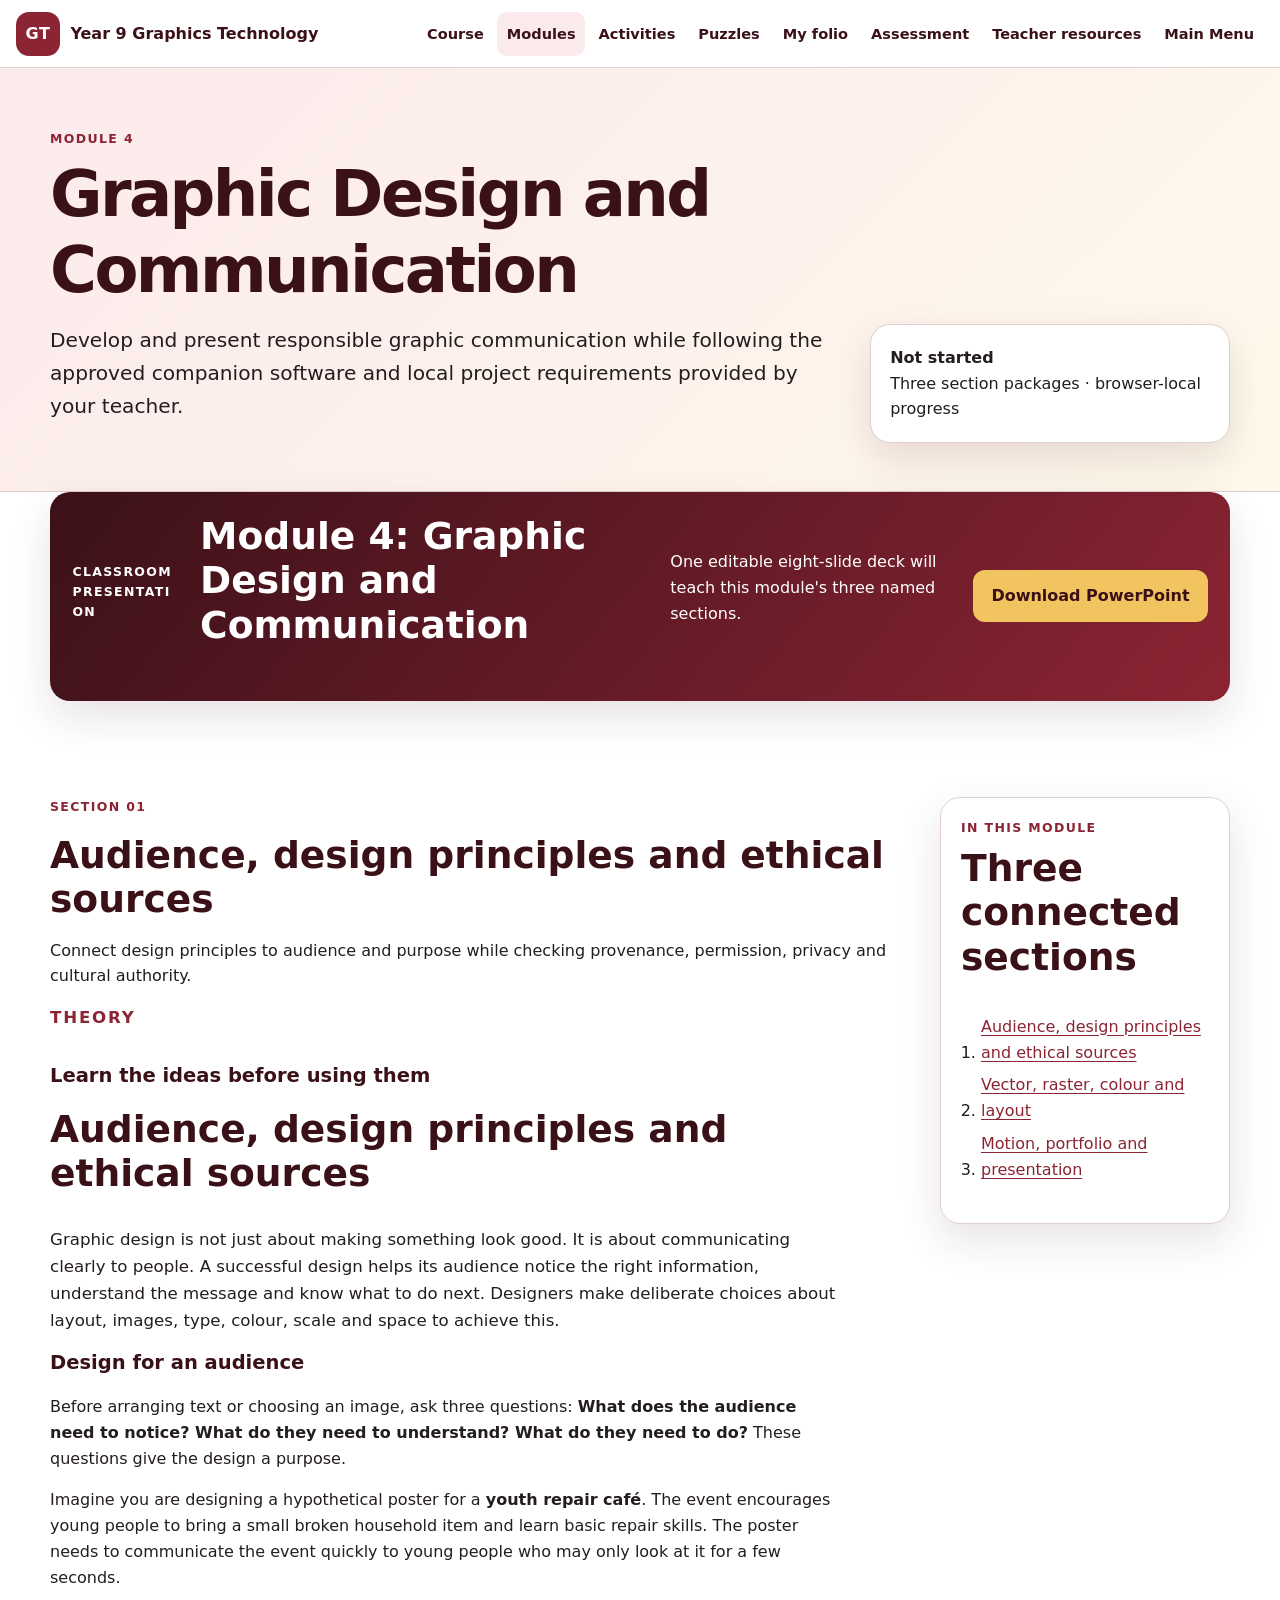
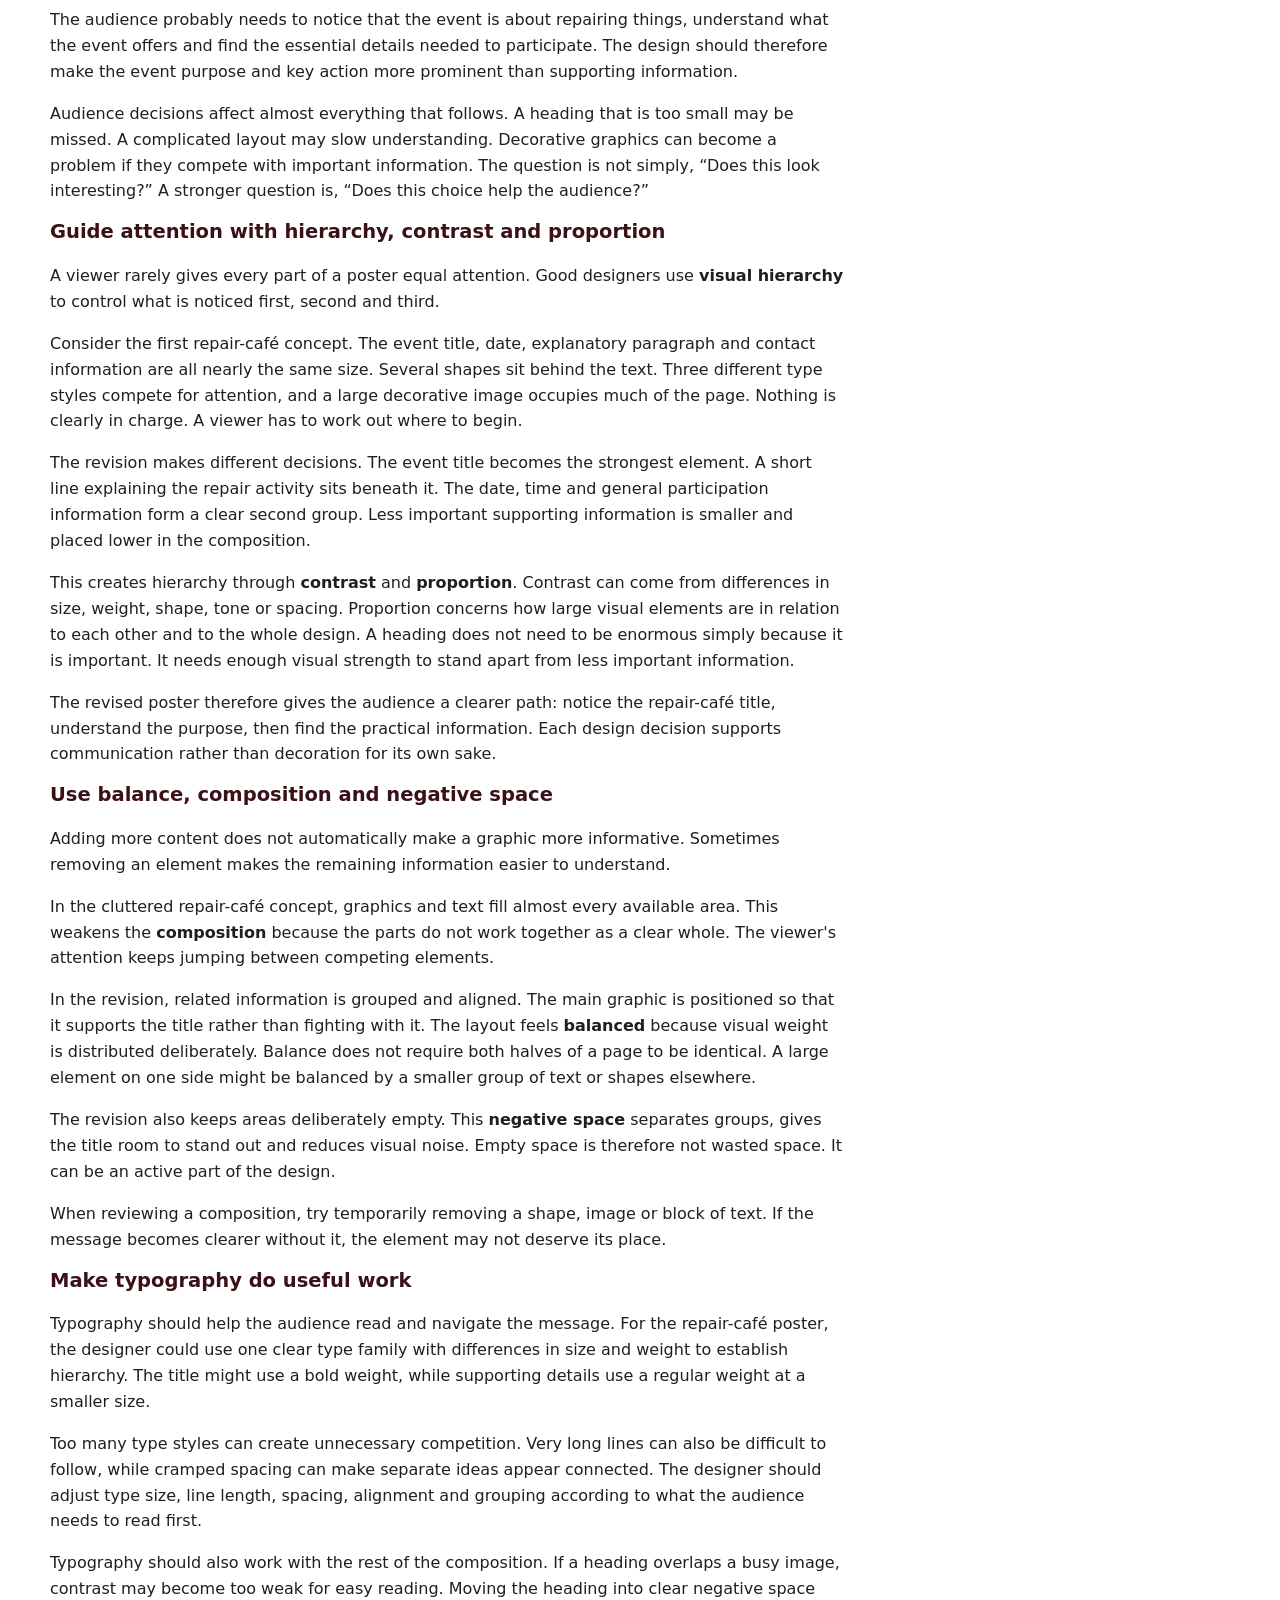
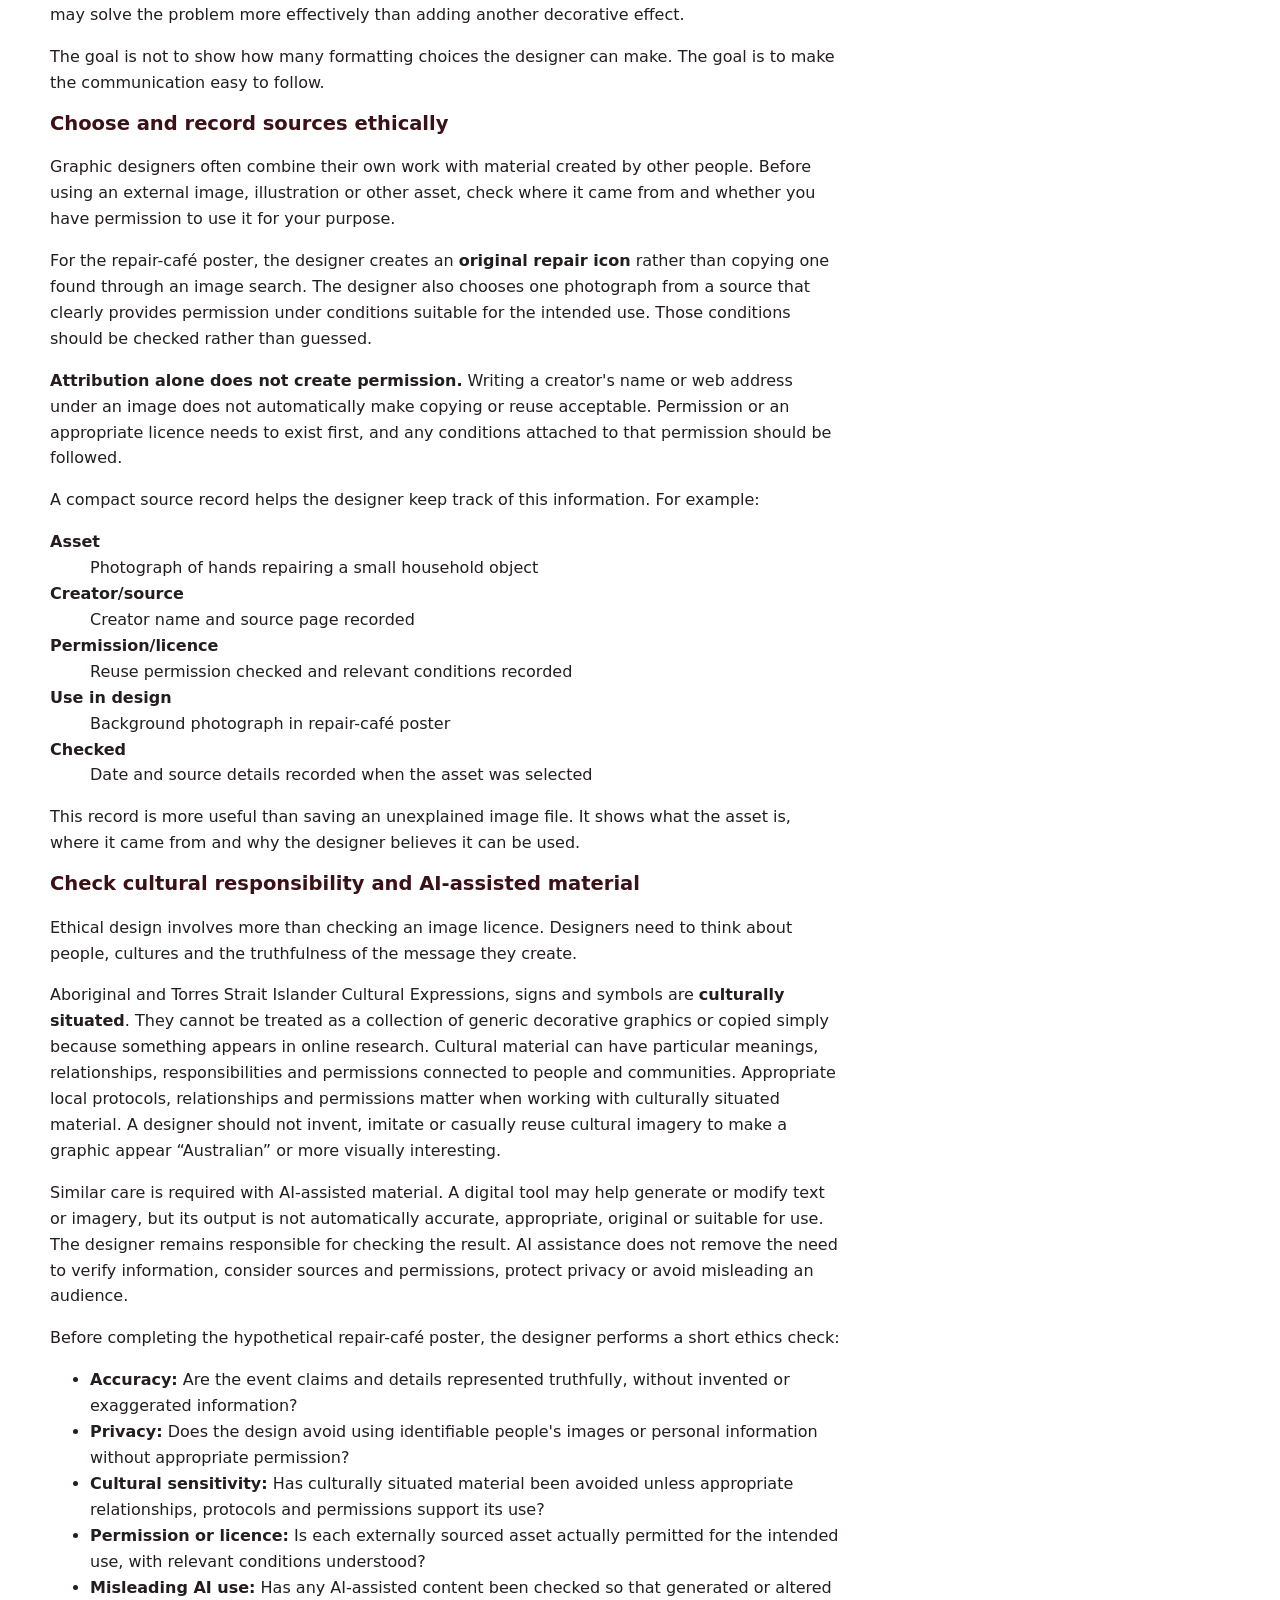
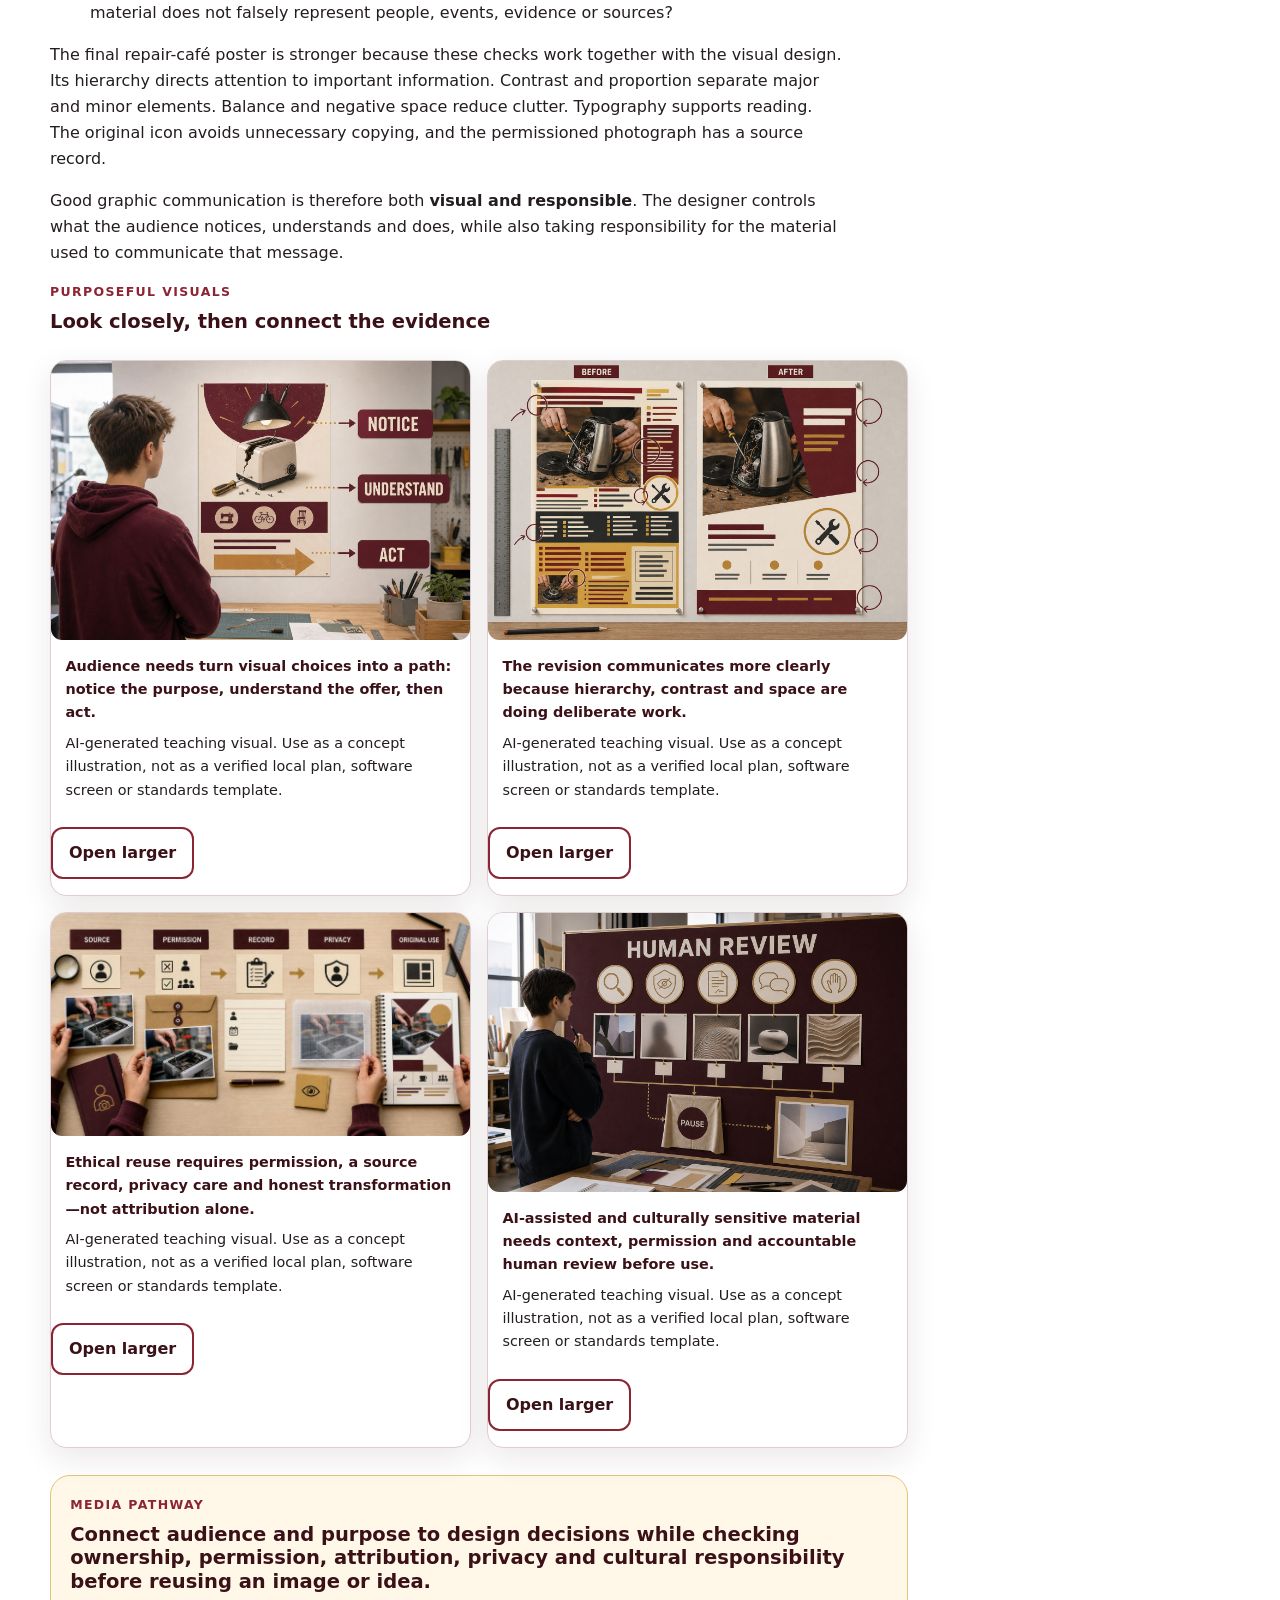
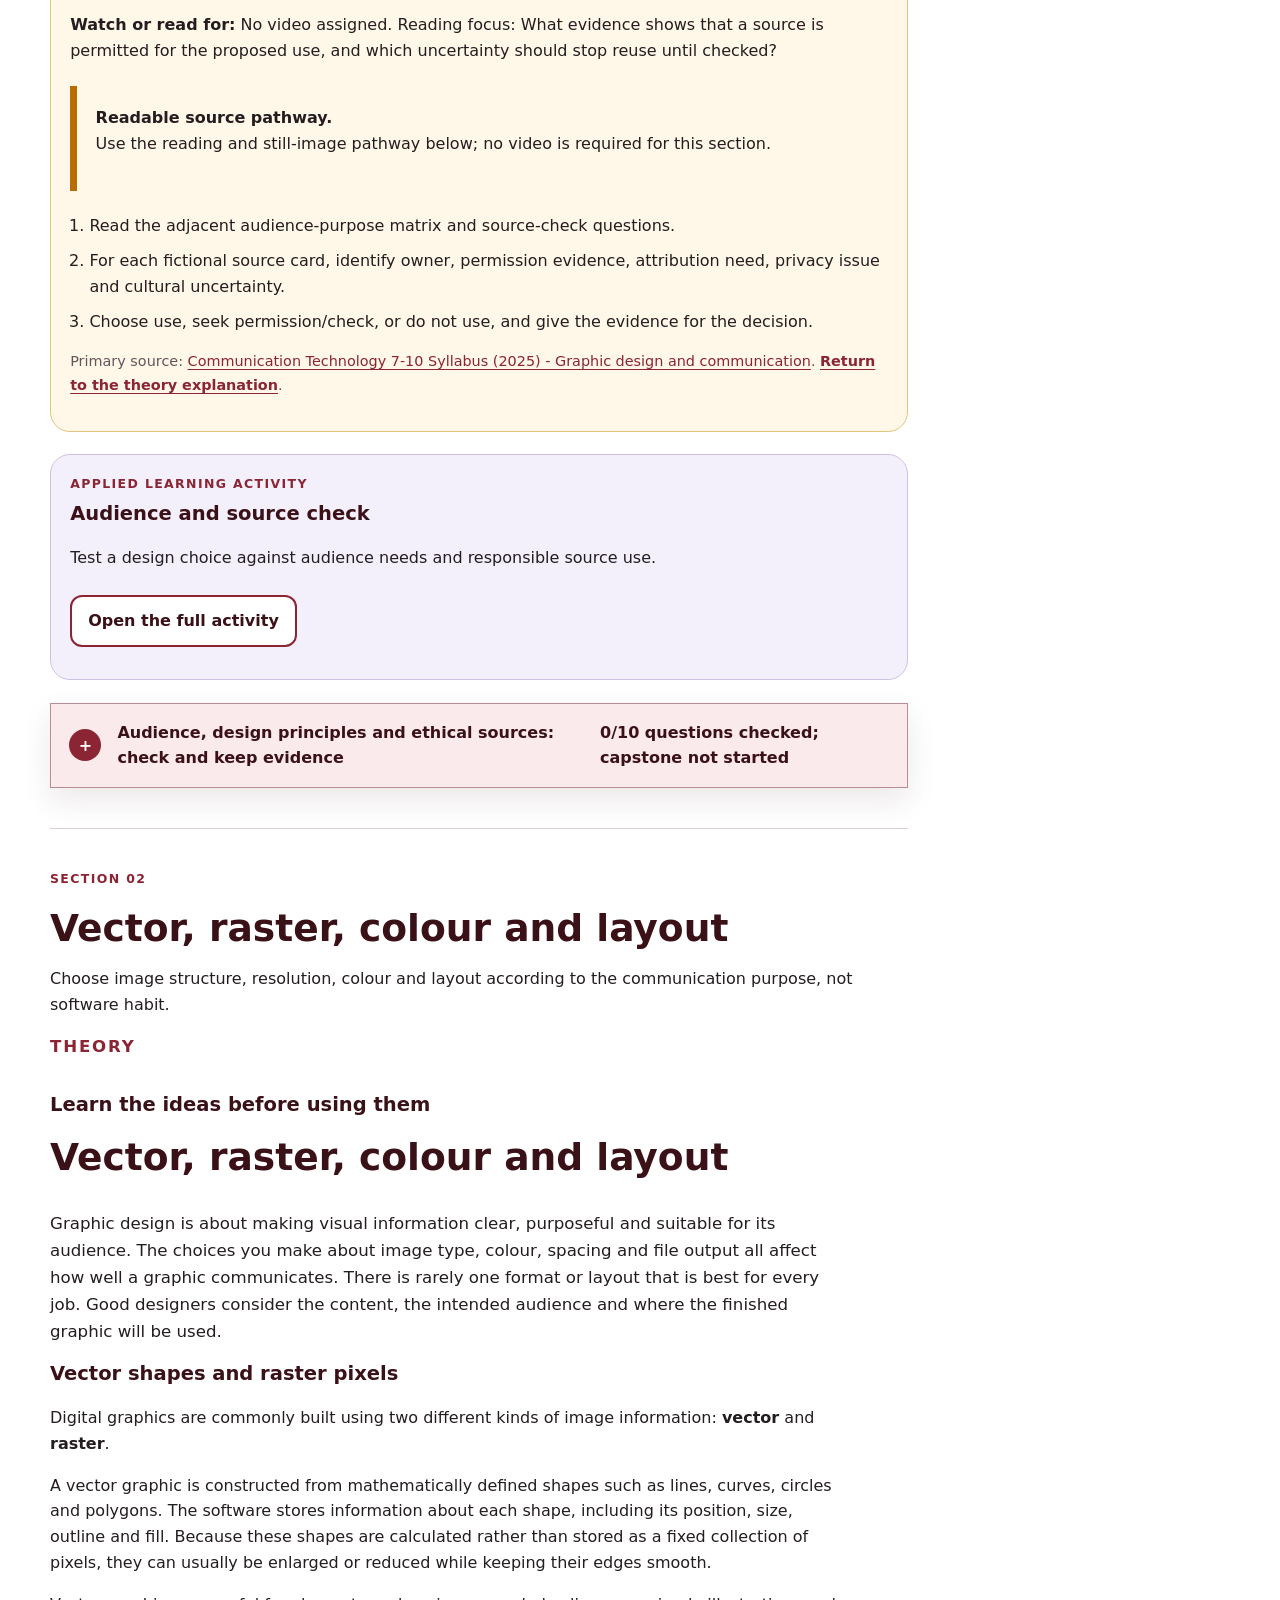
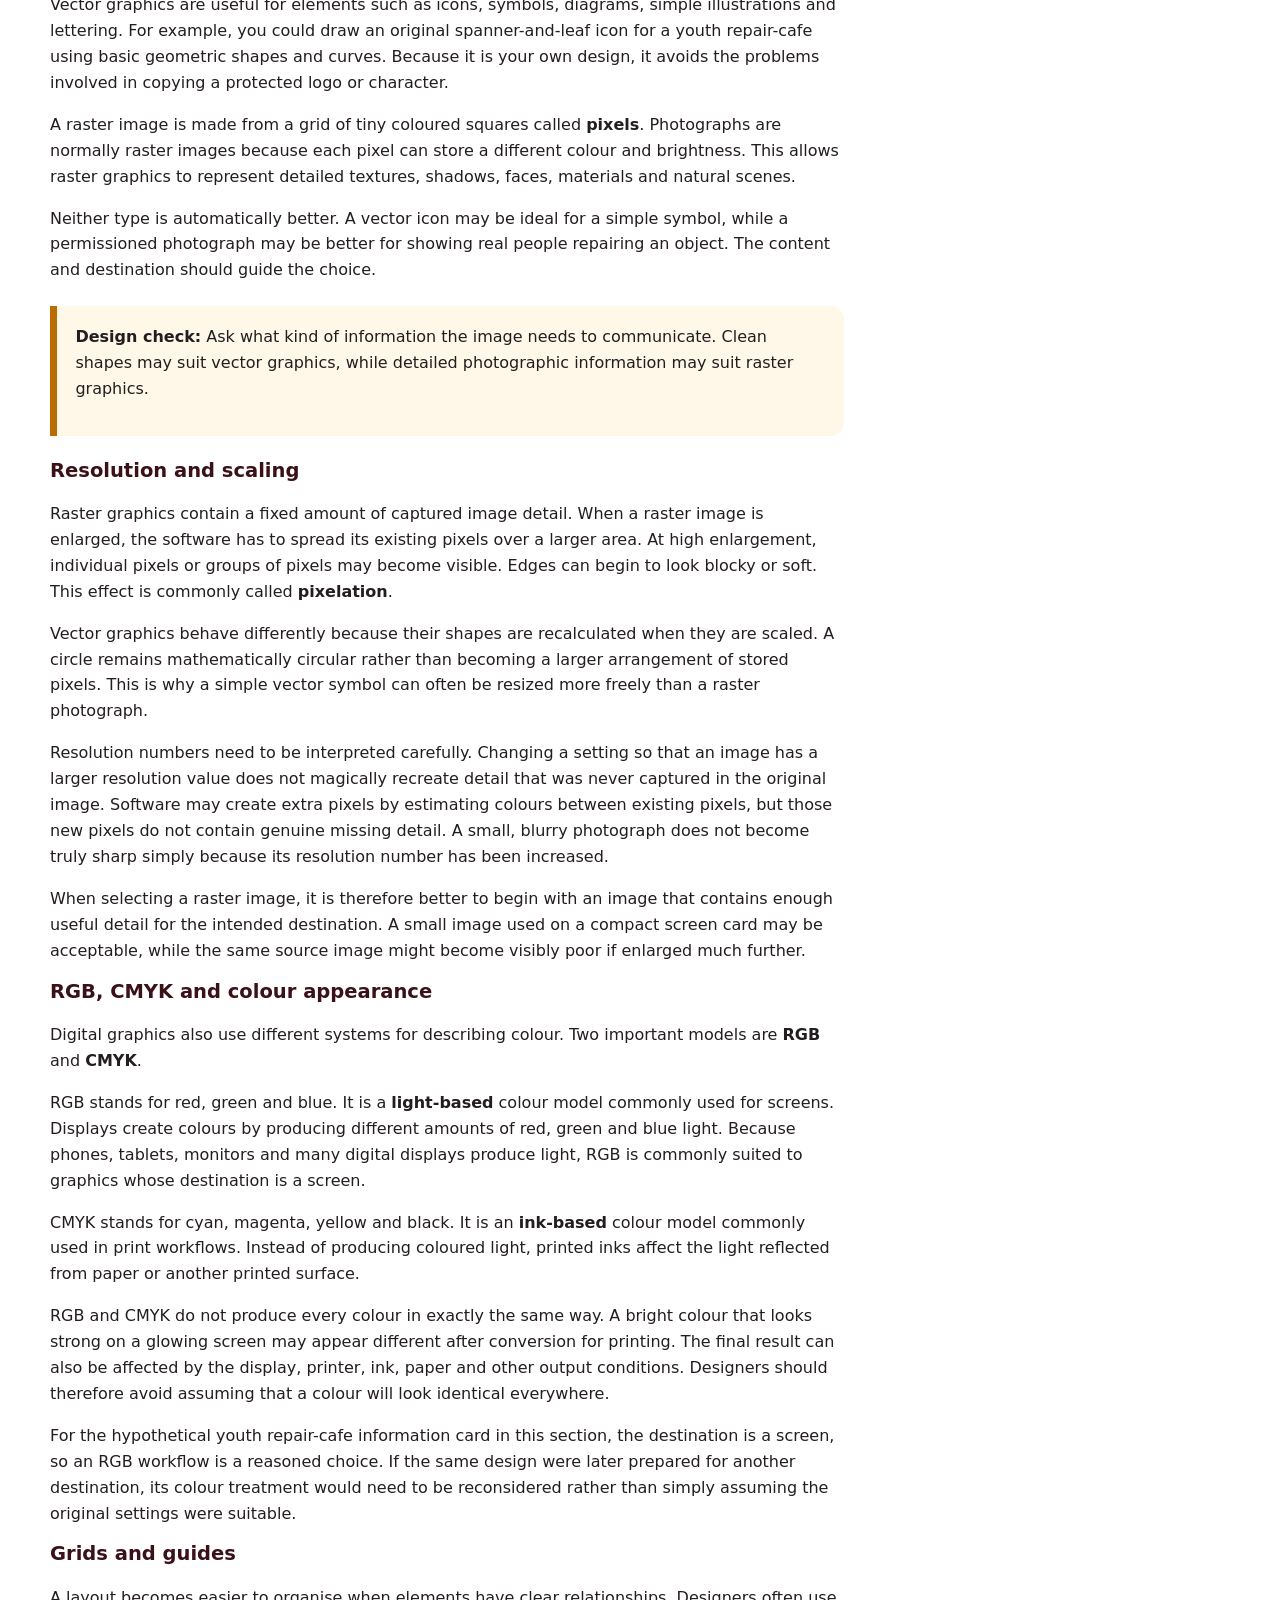
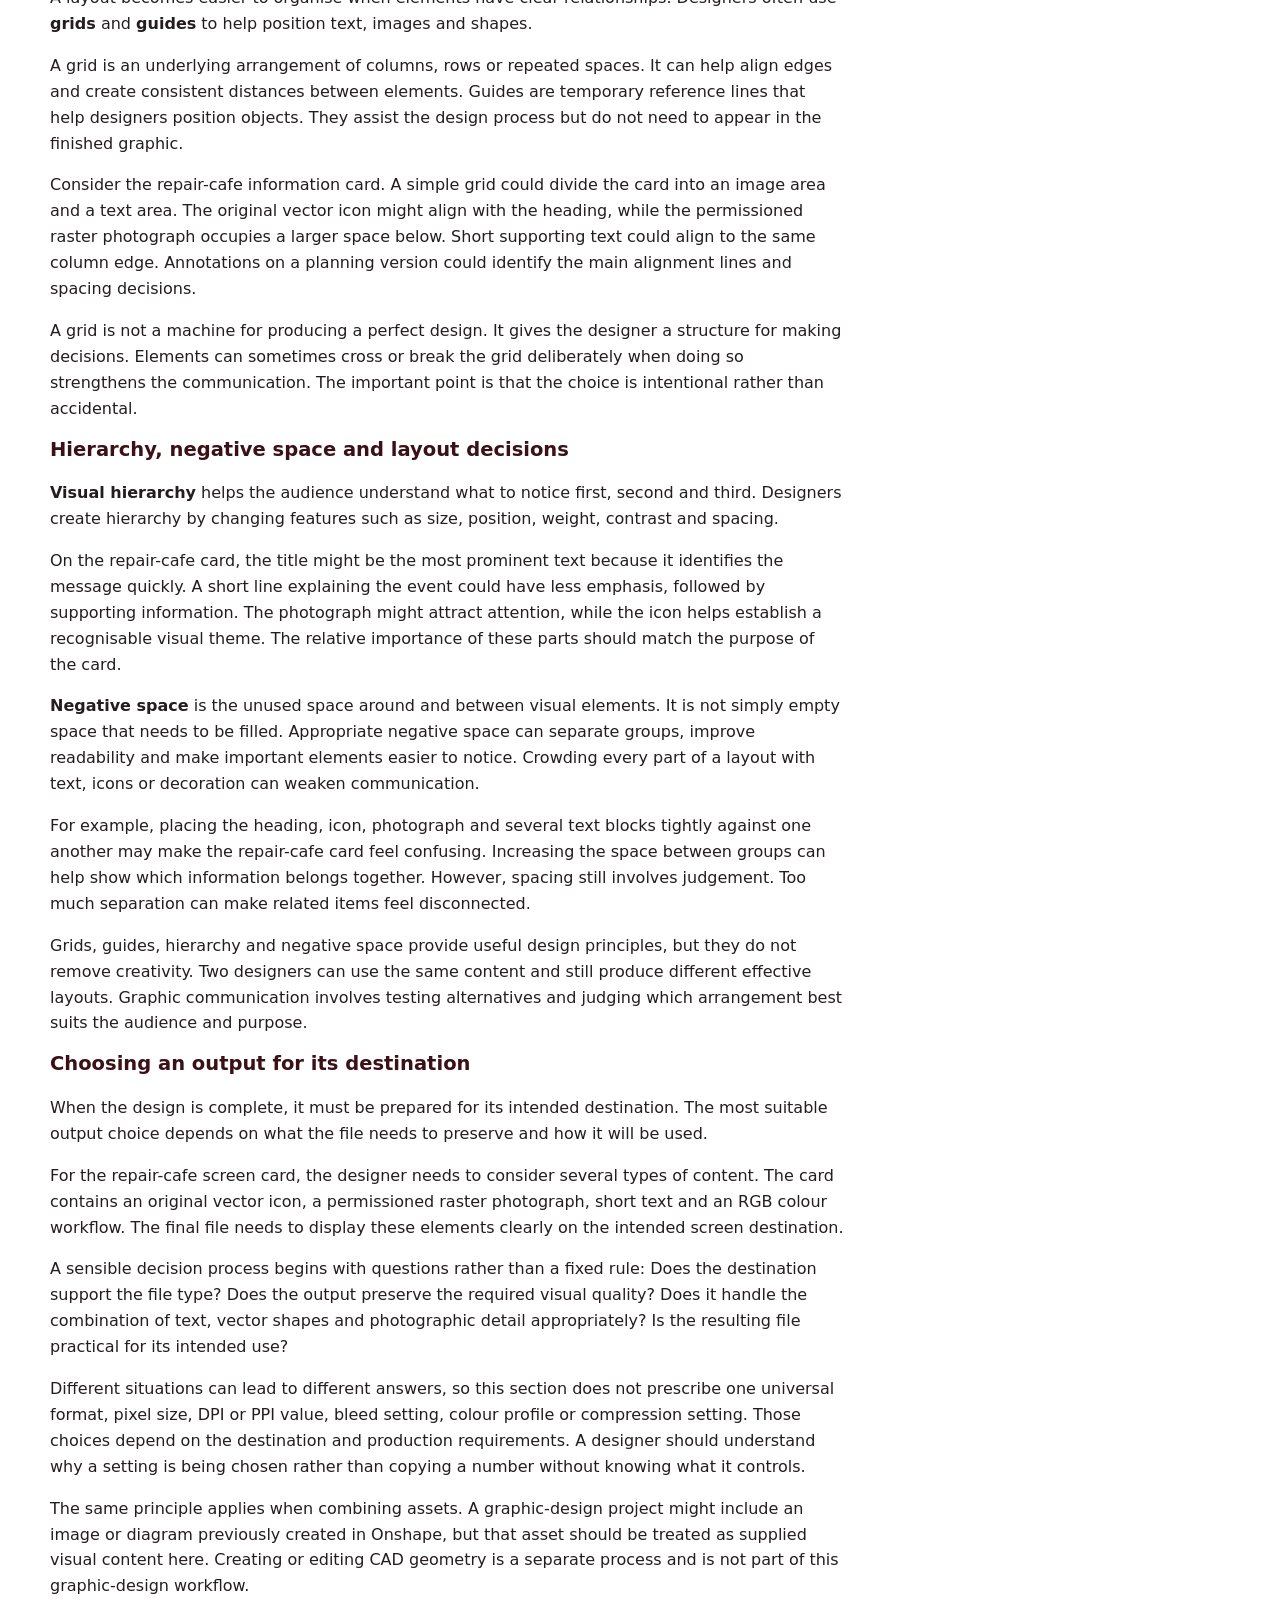
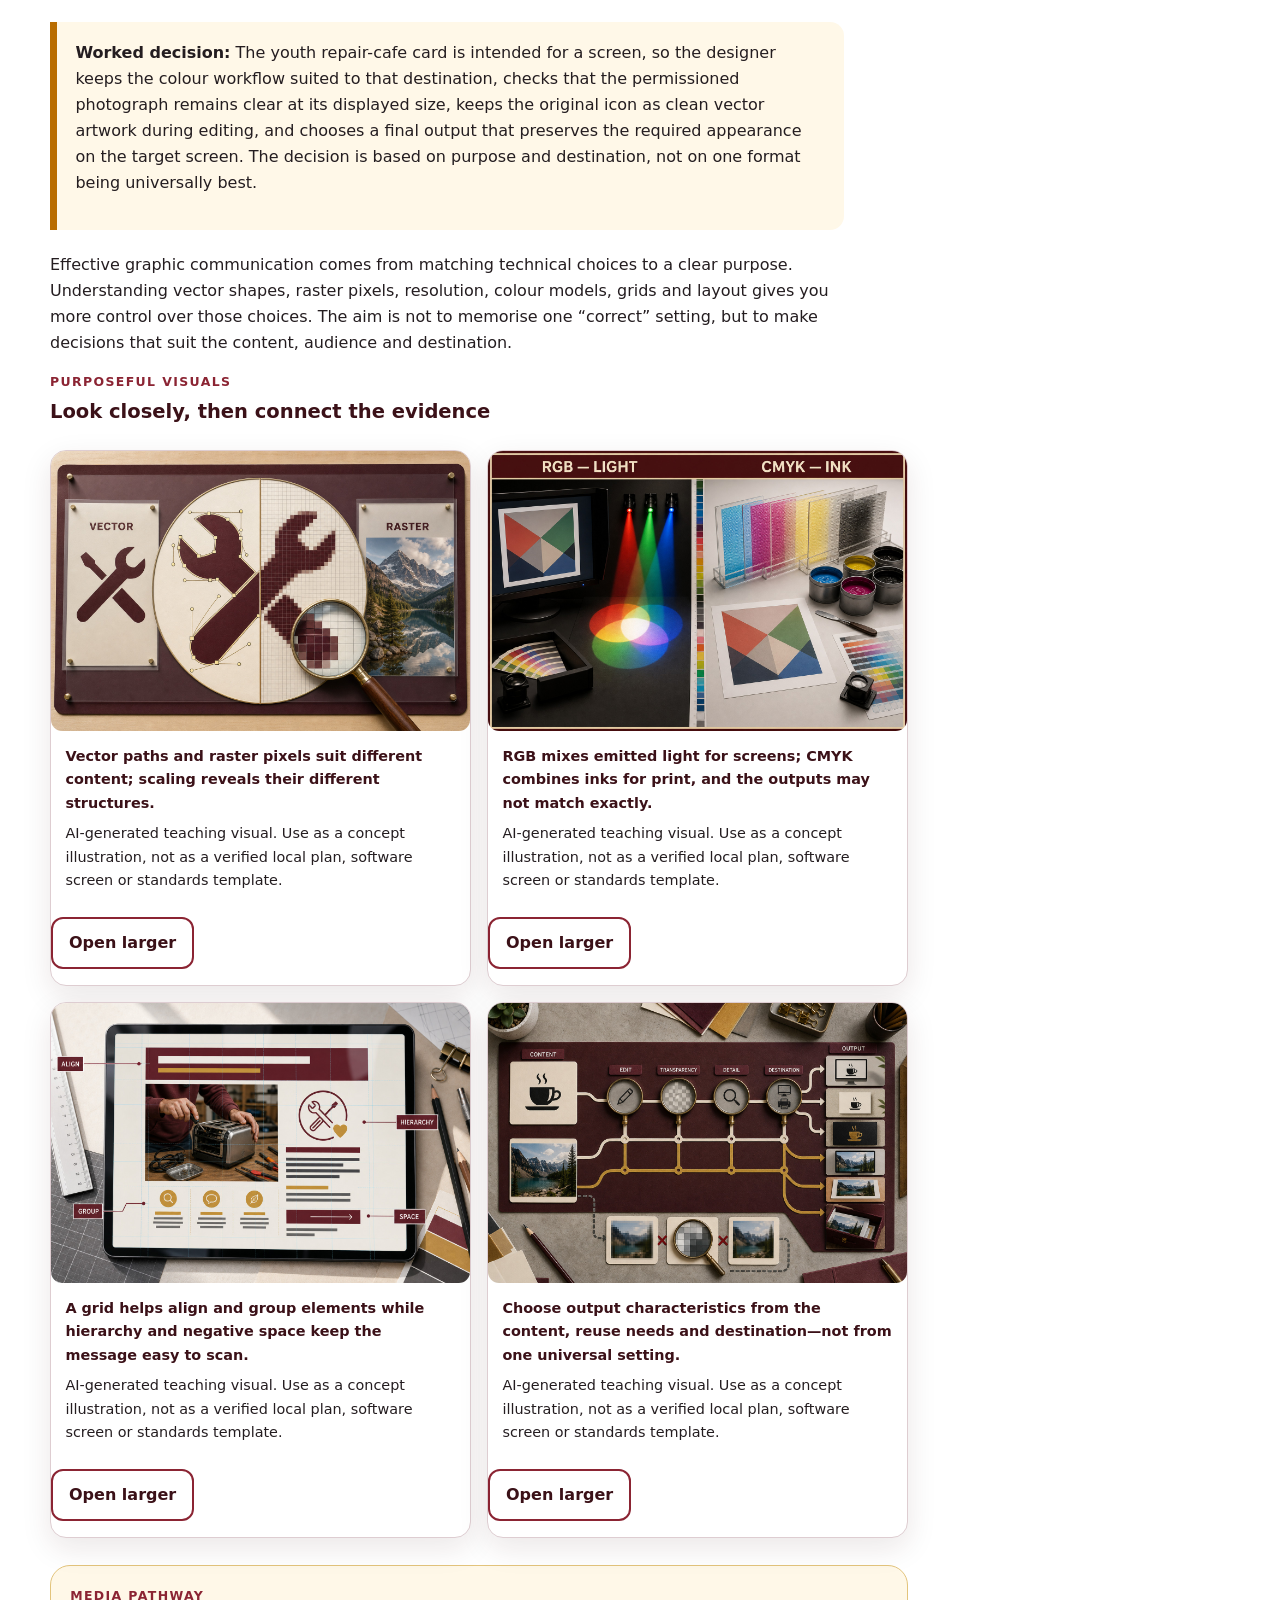
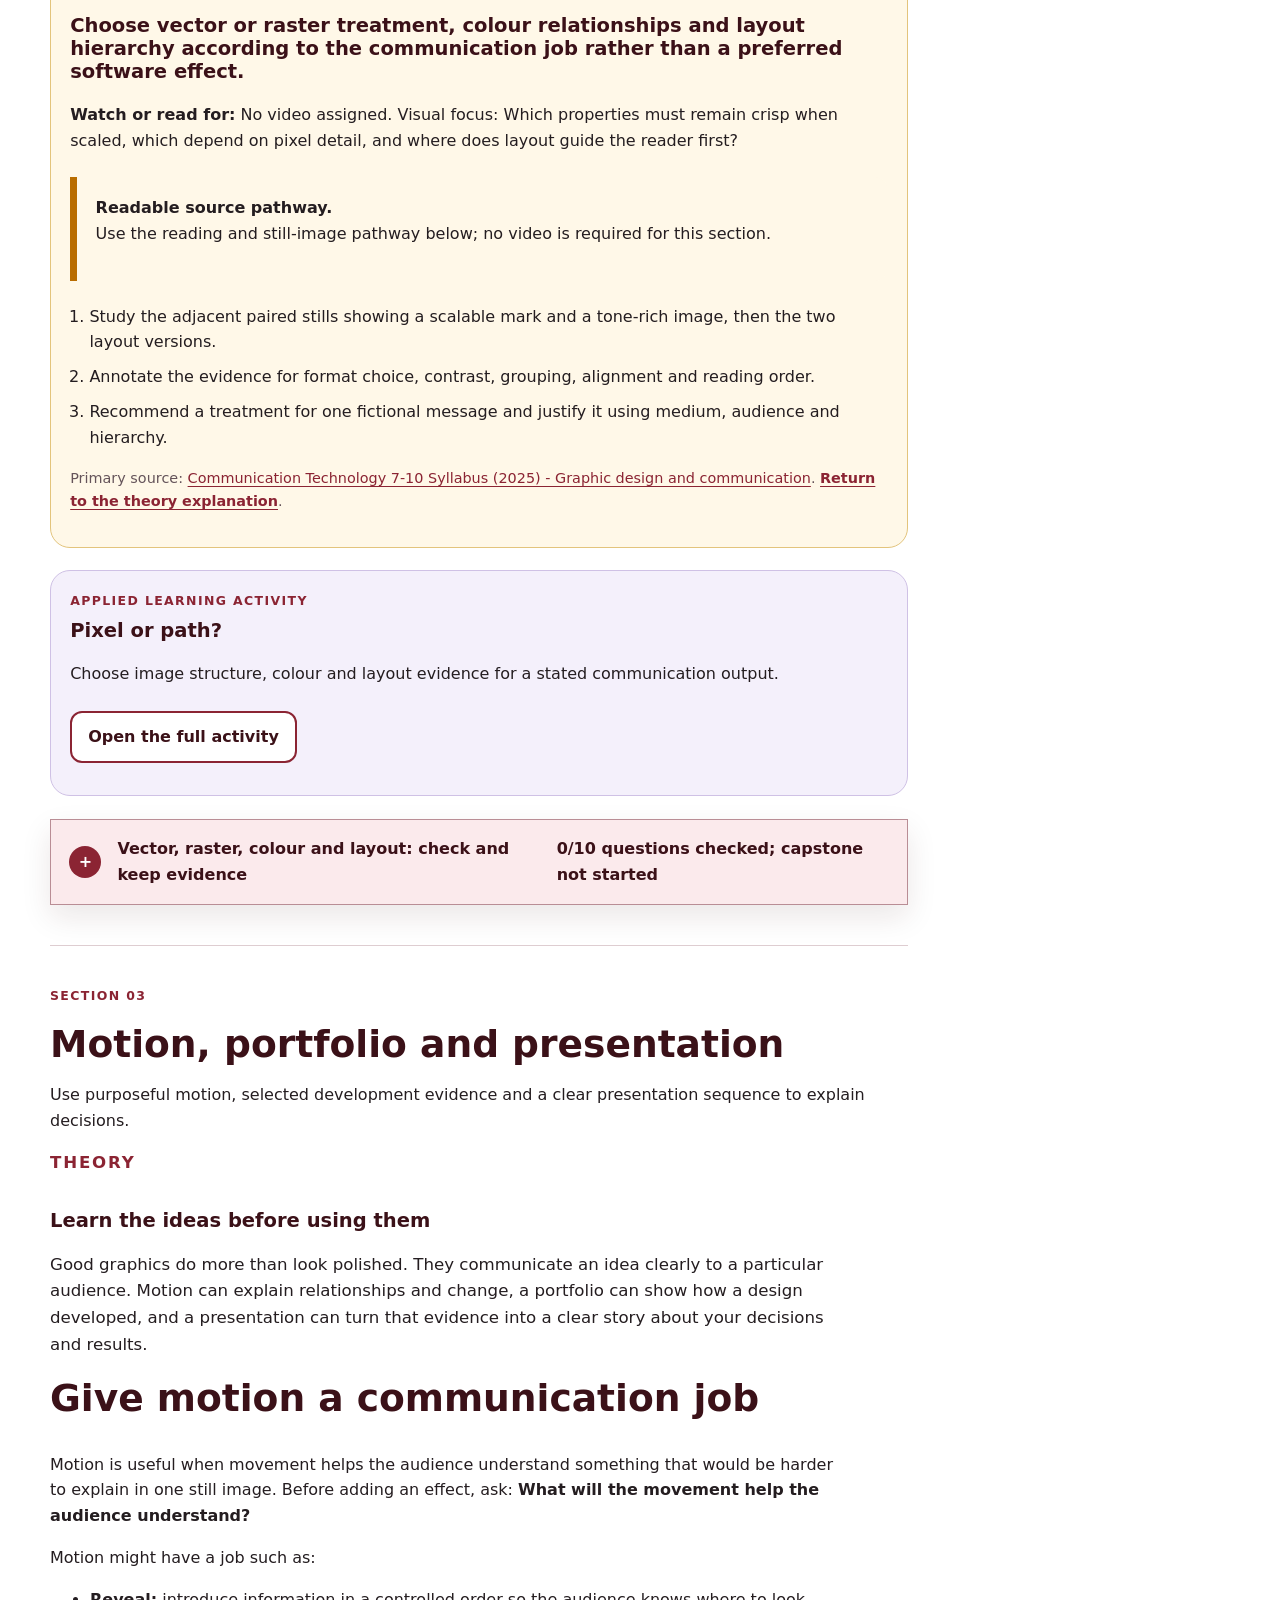
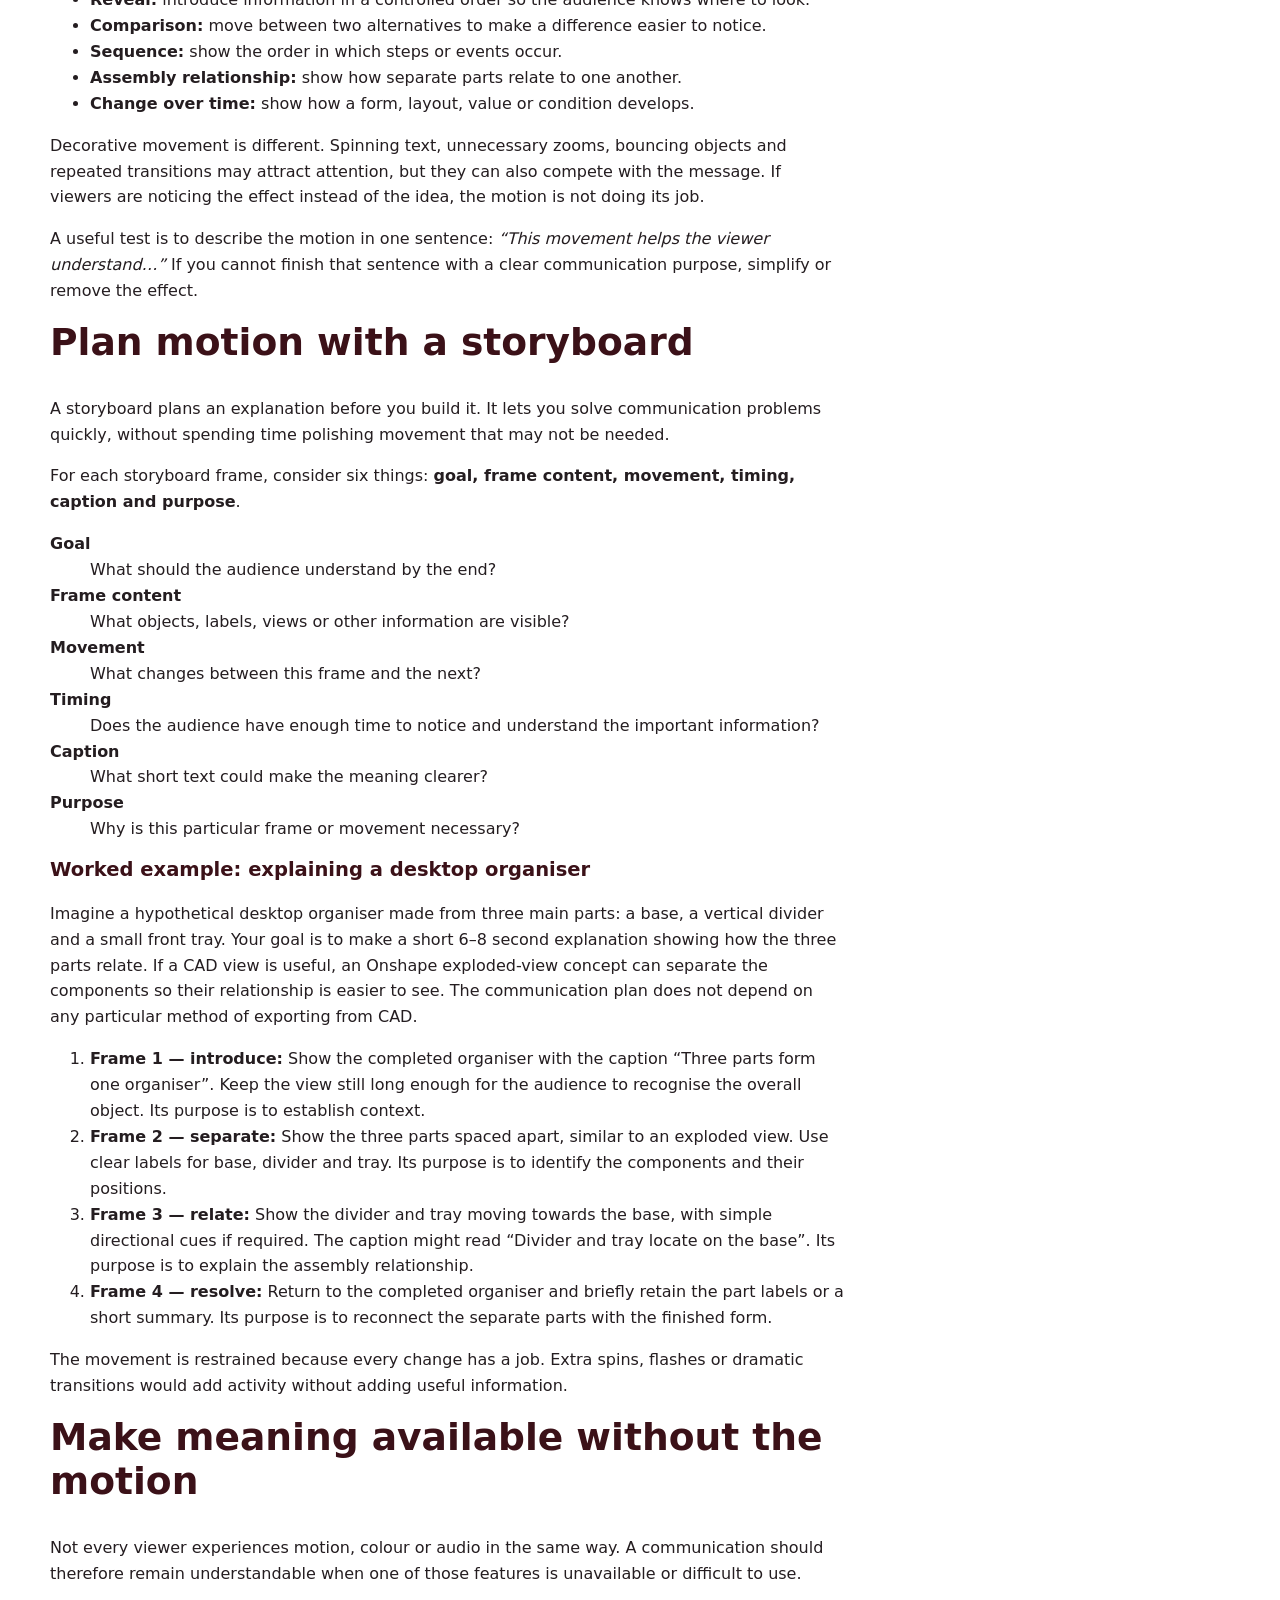
<file: modules/module-04.html>
<!doctype html>
<html lang="en-AU">
<head>
  <meta charset="utf-8">
  <meta name="viewport" content="width=device-width, initial-scale=1">
  <meta name="description" content="Year 9 Graphics Technology course aligned to the Communication Technology 7–10 Syllabus (2025).">
  <title>Module 4 | Year 9 Graphics Technology</title>
  <link rel="stylesheet" href="../styles.css">
  <link rel="stylesheet" href="../course-progress.css">
  <link rel="stylesheet" href="../engine.css">
</head>
<body data-course-state="source-grounded-local-candidate" data-content-status="integrated-candidate">
  <a class="skip-link" href="#main">Skip to content</a>
  <header class="course-family-nav screen-only">
    <div class="course-family-nav__inner">
      <a class="course-family-nav__brand" href="../index.html">
        <span class="course-family-nav__mark" aria-hidden="true">GT</span>
        <span>Year 9 Graphics Technology</span>
      </a>
      <nav class="course-family-nav__links" aria-label="Course navigation"><a href="../index.html">Course</a><a aria-current="page" href="../index.html#modules">Modules</a><a href="../activities.html">Activities</a><a href="../puzzles.html">Puzzles</a><a href="../folio.html">My folio</a><a href="../assessment.html">Assessment</a><a href="../teacher-resources.html">Teacher resources</a><a href="https://stevencowell.github.io/Main-Page/">Main Menu</a></nav>
    </div>
  </header>
  <main id="main"><section class="page-hero module-hero" id="m04-hero">
  <div class="wrap module-hero__inner">
    <div>
      <p class="eyebrow">Module 4</p>
      <h1>Graphic Design and Communication</h1>
      <p class="lede">Develop and present responsible graphic communication while following the approved companion software and local project requirements provided by your teacher.</p>
    </div>
    <div class="hero-progress">
      <strong data-module-progress="m04">Not started</strong>
      <p>Three section packages · browser-local progress</p>
    </div>
  </div>
</section>
<section class="module-presentation-strip" id="m04-presentation" data-module-presentation>
  <div class="wrap">
    <article class="presentation-card">
      <p class="eyebrow">Classroom presentation</p>
      <h2>Module 4: Graphic Design and Communication</h2>
      <p>One editable eight-slide deck will teach this module's three named sections.</p>
      <a class="button" id="m04-presentation-download" data-module-presentation-download href="../assets/presentations/module-04-graphic-design-communication.pptx" download>Download PowerPoint</a>
    </article>
  </div>
</section>
<section class="module-learning">
  <div class="wrap module-layout">
    <aside class="module-aside card" aria-label="Module section map">
      <p class="eyebrow">In this module</p>
      <h2>Three connected sections</h2>
      <ol><li><a href="#m04s01">Audience, design principles and ethical sources</a></li><li><a href="#m04s02">Vector, raster, colour and layout</a></li><li><a href="#m04s03">Motion, portfolio and presentation</a></li></ol>
    </aside>
    <article class="module-main">
      <section class="section-unit" id="m04s01" data-section-container>
  <p class="eyebrow">Section 01</p>
  <h2>Audience, design principles and ethical sources</h2>
  <p>Connect design principles to audience and purpose while checking provenance, permission, privacy and cultural authority.</p>
  <section class="theory-content" id="m04s01-theory" data-section-theory><p class="eyebrow">Theory</p><h3>Learn the ideas before using them</h3><h2>Audience, design principles and ethical sources</h2> <p>Graphic design is not just about making something look good. It is about communicating clearly to people. A successful design helps its audience notice the right information, understand the message and know what to do next. Designers make deliberate choices about layout, images, type, colour, scale and space to achieve this.</p>  <section id="m04s01-audience"> <h3>Design for an audience</h3> <p>Before arranging text or choosing an image, ask three questions: <strong>What does the audience need to notice? What do they need to understand? What do they need to do?</strong> These questions give the design a purpose.</p>
<p>Imagine you are designing a hypothetical poster for a <strong>youth repair café</strong>. The event encourages young people to bring a small broken household item and learn basic repair skills. The poster needs to communicate the event quickly to young people who may only look at it for a few seconds.</p>



<p>The audience probably needs to notice that the event is about repairing things, understand what the event offers and find the essential details needed to participate. The design should therefore make the event purpose and key action more prominent than supporting information.</p>

<p>Audience decisions affect almost everything that follows. A heading that is too small may be missed. A complicated layout may slow understanding. Decorative graphics can become a problem if they compete with important information. The question is not simply, “Does this look interesting?” A stronger question is, “Does this choice help the audience?”</p>
</section> <section id="m04s01-hierarchy"> <h3>Guide attention with hierarchy, contrast and proportion</h3> <p>A viewer rarely gives every part of a poster equal attention. Good designers use <strong>visual hierarchy</strong> to control what is noticed first, second and third.</p>
<p>Consider the first repair-café concept. The event title, date, explanatory paragraph and contact information are all nearly the same size. Several shapes sit behind the text. Three different type styles compete for attention, and a large decorative image occupies much of the page. Nothing is clearly in charge. A viewer has to work out where to begin.</p>

<p>The revision makes different decisions. The event title becomes the strongest element. A short line explaining the repair activity sits beneath it. The date, time and general participation information form a clear second group. Less important supporting information is smaller and placed lower in the composition.</p>

<p>This creates hierarchy through <strong>contrast</strong> and <strong>proportion</strong>. Contrast can come from differences in size, weight, shape, tone or spacing. Proportion concerns how large visual elements are in relation to each other and to the whole design. A heading does not need to be enormous simply because it is important. It needs enough visual strength to stand apart from less important information.</p>

<p>The revised poster therefore gives the audience a clearer path: notice the repair-café title, understand the purpose, then find the practical information. Each design decision supports communication rather than decoration for its own sake.</p>


</section> <section id="m04s01-balance-space"> <h3>Use balance, composition and negative space</h3> <p>Adding more content does not automatically make a graphic more informative. Sometimes removing an element makes the remaining information easier to understand.</p>
<p>In the cluttered repair-café concept, graphics and text fill almost every available area. This weakens the <strong>composition</strong> because the parts do not work together as a clear whole. The viewer's attention keeps jumping between competing elements.</p>

<p>In the revision, related information is grouped and aligned. The main graphic is positioned so that it supports the title rather than fighting with it. The layout feels <strong>balanced</strong> because visual weight is distributed deliberately. Balance does not require both halves of a page to be identical. A large element on one side might be balanced by a smaller group of text or shapes elsewhere.</p>

<p>The revision also keeps areas deliberately empty. This <strong>negative space</strong> separates groups, gives the title room to stand out and reduces visual noise. Empty space is therefore not wasted space. It can be an active part of the design.</p>

<p>When reviewing a composition, try temporarily removing a shape, image or block of text. If the message becomes clearer without it, the element may not deserve its place.</p>
</section> <section id="m04s01-typography"> <h3>Make typography do useful work</h3> <p>Typography should help the audience read and navigate the message. For the repair-café poster, the designer could use one clear type family with differences in size and weight to establish hierarchy. The title might use a bold weight, while supporting details use a regular weight at a smaller size.</p>
<p>Too many type styles can create unnecessary competition. Very long lines can also be difficult to follow, while cramped spacing can make separate ideas appear connected. The designer should adjust type size, line length, spacing, alignment and grouping according to what the audience needs to read first.</p>

<p>Typography should also work with the rest of the composition. If a heading overlaps a busy image, contrast may become too weak for easy reading. Moving the heading into clear negative space may solve the problem more effectively than adding another decorative effect.</p>

<p>The goal is not to show how many formatting choices the designer can make. The goal is to make the communication easy to follow.</p>
</section> <section id="m04s01-source-check"> <h3>Choose and record sources ethically</h3> <p>Graphic designers often combine their own work with material created by other people. Before using an external image, illustration or other asset, check where it came from and whether you have permission to use it for your purpose.</p>
<p>For the repair-café poster, the designer creates an <strong>original repair icon</strong> rather than copying one found through an image search. The designer also chooses one photograph from a source that clearly provides permission under conditions suitable for the intended use. Those conditions should be checked rather than guessed.</p>

<p><strong>Attribution alone does not create permission.</strong> Writing a creator's name or web address under an image does not automatically make copying or reuse acceptable. Permission or an appropriate licence needs to exist first, and any conditions attached to that permission should be followed.</p>

<p>A compact source record helps the designer keep track of this information. For example:</p>

<dl>
  <dt><strong>Asset</strong></dt>
  <dd>Photograph of hands repairing a small household object</dd>
  <dt><strong>Creator/source</strong></dt>
  <dd>Creator name and source page recorded</dd>
  <dt><strong>Permission/licence</strong></dt>
  <dd>Reuse permission checked and relevant conditions recorded</dd>
  <dt><strong>Use in design</strong></dt>
  <dd>Background photograph in repair-café poster</dd>
  <dt><strong>Checked</strong></dt>
  <dd>Date and source details recorded when the asset was selected</dd>
</dl>

<p>This record is more useful than saving an unexplained image file. It shows what the asset is, where it came from and why the designer believes it can be used.</p>


</section> <section id="m04s01-cultural-ai-care"> <h3>Check cultural responsibility and AI-assisted material</h3> <p>Ethical design involves more than checking an image licence. Designers need to think about people, cultures and the truthfulness of the message they create.</p>
<p>Aboriginal and Torres Strait Islander Cultural Expressions, signs and symbols are <strong>culturally situated</strong>. They cannot be treated as a collection of generic decorative graphics or copied simply because something appears in online research. Cultural material can have particular meanings, relationships, responsibilities and permissions connected to people and communities. Appropriate local protocols, relationships and permissions matter when working with culturally situated material. A designer should not invent, imitate or casually reuse cultural imagery to make a graphic appear “Australian” or more visually interesting.</p>

<p>Similar care is required with AI-assisted material. A digital tool may help generate or modify text or imagery, but its output is not automatically accurate, appropriate, original or suitable for use. The designer remains responsible for checking the result. AI assistance does not remove the need to verify information, consider sources and permissions, protect privacy or avoid misleading an audience.</p>

<p>Before completing the hypothetical repair-café poster, the designer performs a short ethics check:</p>

<ul>
  <li><strong>Accuracy:</strong> Are the event claims and details represented truthfully, without invented or exaggerated information?</li>
  <li><strong>Privacy:</strong> Does the design avoid using identifiable people's images or personal information without appropriate permission?</li>
  <li><strong>Cultural sensitivity:</strong> Has culturally situated material been avoided unless appropriate relationships, protocols and permissions support its use?</li>
  <li><strong>Permission or licence:</strong> Is each externally sourced asset actually permitted for the intended use, with relevant conditions understood?</li>
  <li><strong>Misleading AI use:</strong> Has any AI-assisted content been checked so that generated or altered material does not falsely represent people, events, evidence or sources?</li>
</ul>



<p>The final repair-café poster is stronger because these checks work together with the visual design. Its hierarchy directs attention to important information. Contrast and proportion separate major and minor elements. Balance and negative space reduce clutter. Typography supports reading. The original icon avoids unnecessary copying, and the permissioned photograph has a source record.</p>

<p>Good graphic communication is therefore both <strong>visual and responsible</strong>. The designer controls what the audience notices, understands and does, while also taking responsibility for the material used to communicate that message.</p>
</section></section>
  <section class="visual-slot" id="m04s01-visual" data-section-visual>
  <p class="eyebrow">Purposeful visuals</p>
  <h3>Look closely, then connect the evidence</h3>
  <div class="visual-gallery"><figure class="teaching-visual" id="m04s01-visual-01">
  <img src="../assets/images/m04s01-01-audience-map.jpg" alt="A student studies a repair-cafe poster while arrows connect the poster hierarchy to the stages notice, understand and act.">
  <figcaption><strong>Audience needs turn visual choices into a path: notice the purpose, understand the offer, then act.</strong><span>AI-generated teaching visual. Use as a concept illustration, not as a verified local plan, software screen or standards template.</span></figcaption>
  <p class="visual-actions screen-only"><button type="button" class="button secondary" data-image-open data-image-src="../assets/images/m04s01-01-audience-map.jpg" data-image-alt="A student studies a repair-cafe poster while arrows connect the poster hierarchy to the stages notice, understand and act." data-image-caption="Audience needs turn visual choices into a path: notice the purpose, understand the offer, then act.">Open larger</button></p>
</figure><figure class="teaching-visual" id="m04s01-visual-02">
  <img src="../assets/images/m04s01-02-before-after-poster.jpg" alt="Two repair-cafe poster concepts compare a crowded before layout with a clearer after layout using hierarchy and negative space.">
  <figcaption><strong>The revision communicates more clearly because hierarchy, contrast and space are doing deliberate work.</strong><span>AI-generated teaching visual. Use as a concept illustration, not as a verified local plan, software screen or standards template.</span></figcaption>
  <p class="visual-actions screen-only"><button type="button" class="button secondary" data-image-open data-image-src="../assets/images/m04s01-02-before-after-poster.jpg" data-image-alt="Two repair-cafe poster concepts compare a crowded before layout with a clearer after layout using hierarchy and negative space." data-image-caption="The revision communicates more clearly because hierarchy, contrast and space are doing deliberate work.">Open larger</button></p>
</figure><figure class="teaching-visual" id="m04s01-visual-03">
  <img src="../assets/images/m04s01-03-ethical-source-pathway.jpg" alt="An overhead design desk traces one photograph through source, permission, record, privacy and original-use checks.">
  <figcaption><strong>Ethical reuse requires permission, a source record, privacy care and honest transformation—not attribution alone.</strong><span>AI-generated teaching visual. Use as a concept illustration, not as a verified local plan, software screen or standards template.</span></figcaption>
  <p class="visual-actions screen-only"><button type="button" class="button secondary" data-image-open data-image-src="../assets/images/m04s01-03-ethical-source-pathway.jpg" data-image-alt="An overhead design desk traces one photograph through source, permission, record, privacy and original-use checks." data-image-caption="Ethical reuse requires permission, a source record, privacy care and honest transformation—not attribution alone.">Open larger</button></p>
</figure><figure class="teaching-visual" id="m04s01-visual-04">
  <img src="../assets/images/m04s01-04-human-review-checkpoint.jpg" alt="A student reviews neutral image candidates on a board using accuracy, privacy, permission, context and human-responsibility checks, with one item paused.">
  <figcaption><strong>AI-assisted and culturally sensitive material needs context, permission and accountable human review before use.</strong><span>AI-generated teaching visual. Use as a concept illustration, not as a verified local plan, software screen or standards template.</span></figcaption>
  <p class="visual-actions screen-only"><button type="button" class="button secondary" data-image-open data-image-src="../assets/images/m04s01-04-human-review-checkpoint.jpg" data-image-alt="A student reviews neutral image candidates on a board using accuracy, privacy, permission, context and human-responsibility checks, with one item paused." data-image-caption="AI-assisted and culturally sensitive material needs context, permission and accountable human review before use.">Open larger</button></p>
</figure></div>
</section>
  <section class="media-pathway is-gap" id="m04s01-media" data-section-media>
  <p class="eyebrow">Media pathway</p>
  <h3>Connect audience and purpose to design decisions while checking ownership, permission, attribution, privacy and cultural responsibility before reusing an image or idea.</h3>
  
  <p><strong>Watch or read for:</strong> No video assigned. Reading focus: What evidence shows that a source is permitted for the proposed use, and which uncertainty should stop reuse until checked?</p>
  <div class="boundary-note"><strong>Readable source pathway.</strong><p>Use the reading and still-image pathway below; no video is required for this section.</p></div>
  <ol><li>Read the adjacent audience-purpose matrix and source-check questions.</li><li>For each fictional source card, identify owner, permission evidence, attribution need, privacy issue and cultural uncertainty.</li><li>Choose use, seek permission/check, or do not use, and give the evidence for the decision.</li></ol>
  <p class="fine">Primary source: <a href="https://curriculum.nsw.edu.au/learning-areas/tas/communication-technology-7-10-2025/content/stage-5/ol635da461/faoecc76bd4">Communication Technology 7-10 Syllabus (2025) - Graphic design and communication</a>. <a class="media-return" href="#m04s01-audience">Return to the theory explanation</a>.</p>
</section>
  <section class="activity-bridge" id="m04s01-activity-bridge" data-section-activity>
    <p class="eyebrow">Applied Learning Activity</p>
    <h3>Audience and source check</h3>
    
    <p>Test a design choice against audience needs and responsible source use.</p>
    <a class="button secondary" href="../activities.html#ala-m04s01-audience-source-check">Open the full activity</a>
  </section>
  <span class="learning-end-marker" id="m04s01-learning-end" data-section-learning-end aria-hidden="true"></span>
  <details class="section-learning learning-package" id="m04s01-check" data-section-id="m04s01" data-storage-key="tas:year9-graphics:v1:section:m04s01">
  <summary id="m04s01-package-summary">Audience, design principles and ethical sources: check and keep evidence <span data-package-summary>0/10 questions checked; capstone not started</span></summary>
  <div class="learning-package__body">
    <p class="eyebrow">Formative learning evidence</p>
    <p>This browser-local record is not formal submission or teacher verification.</p>
    
    <p><a id="m04s01-resume" href="#m04s01-check">Resume this learning package</a></p>
    <fieldset class="mcq" id="m04s01-q01" data-question-id="m04s01-q01">
  <legend><span>1</span>A designer is starting a poster for a fictional youth activity. Which question should guide the first design decisions?</legend>
  <p class="hint">Hint: Re-read the linked explanation and identify the relationship or purpose being tested at #m04s01-audience.</p>
  <label><input type="radio" name="m04s01-q01" value="a"> <span>What does the audience need to notice, understand and do?</span></label><label><input type="radio" name="m04s01-q01" value="b"> <span>How many decorative graphics can fit around the main heading?</span></label><label><input type="radio" name="m04s01-q01" value="c"> <span>Which type style looks most unusual compared with other posters?</span></label>
  <div class="question-actions screen-only">
    <button type="button" class="button small" data-check-question>Check this response</button>
    <a href="#m04s01-audience">Return to the explanation</a>
  </div>
  <p class="question-feedback" role="status" aria-live="polite" data-question-feedback tabindex="-1"></p>
</fieldset><fieldset class="mcq" id="m04s01-q02" data-question-id="m04s01-q02">
  <legend><span>2</span>A first poster concept gives the title, date, explanation and contact information almost the same visual strength. What is the main problem?</legend>
  <p class="hint">Hint: Re-read the linked explanation and identify the relationship or purpose being tested at #m04s01-hierarchy.</p>
  <label><input type="radio" name="m04s01-q02" value="a"> <span>The poster needs more empty areas filled with shapes.</span></label><label><input type="radio" name="m04s01-q02" value="b"> <span>The audience has no clear visual path showing what to notice first, second and third.</span></label><label><input type="radio" name="m04s01-q02" value="c"> <span>Every information group should be exactly the same size to create fairness.</span></label>
  <div class="question-actions screen-only">
    <button type="button" class="button small" data-check-question>Check this response</button>
    <a href="#m04s01-hierarchy">Return to the explanation</a>
  </div>
  <p class="question-feedback" role="status" aria-live="polite" data-question-feedback tabindex="-1"></p>
</fieldset><fieldset class="mcq" id="m04s01-q03" data-question-id="m04s01-q03">
  <legend><span>3</span>A designer revises a cluttered layout by grouping related details, aligning elements and leaving clear empty areas around the heading. Why is this likely to improve the design?</legend>
  <p class="hint">Hint: Re-read the linked explanation and identify the relationship or purpose being tested at #m04s01-balance-space.</p>
  <label><input type="radio" name="m04s01-q03" value="a"> <span>It makes every part of the page visually identical.</span></label><label><input type="radio" name="m04s01-q03" value="b"> <span>It guarantees that the poster will contain more information.</span></label><label><input type="radio" name="m04s01-q03" value="c"> <span>It reduces visual noise and gives important information more room to stand out.</span></label>
  <div class="question-actions screen-only">
    <button type="button" class="button small" data-check-question>Check this response</button>
    <a href="#m04s01-balance-space">Return to the explanation</a>
  </div>
  <p class="question-feedback" role="status" aria-live="polite" data-question-feedback tabindex="-1"></p>
</fieldset><fieldset class="mcq" id="m04s01-q04" data-question-id="m04s01-q04">
  <legend><span>4</span>A heading is difficult to read because it sits over a busy photograph. Which revision best follows the section advice?</legend>
  <p class="hint">Hint: Re-read the linked explanation and identify the relationship or purpose being tested at #m04s01-typography.</p>
  <label><input type="radio" name="m04s01-q04" value="a"> <span>Move the heading into clearer negative space where it has stronger contrast with the background.</span></label><label><input type="radio" name="m04s01-q04" value="b"> <span>Add several more type effects so the heading looks more complex.</span></label><label><input type="radio" name="m04s01-q04" value="c"> <span>Make all other text equally large so the heading does not stand out.</span></label>
  <div class="question-actions screen-only">
    <button type="button" class="button small" data-check-question>Check this response</button>
    <a href="#m04s01-typography">Return to the explanation</a>
  </div>
  <p class="question-feedback" role="status" aria-live="polite" data-question-feedback tabindex="-1"></p>
</fieldset><fieldset class="mcq" id="m04s01-q05" data-question-id="m04s01-q05">
  <legend><span>5</span>A student finds an image online, writes the creator&#x27;s name beneath it and assumes it can now be used. What has the student misunderstood?</legend>
  <p class="hint">Hint: Re-read the linked explanation and identify the relationship or purpose being tested at #m04s01-source-check.</p>
  <label><input type="radio" name="m04s01-q05" value="a"> <span>Images never need a source record if the creator is named.</span></label><label><input type="radio" name="m04s01-q05" value="b"> <span>Attribution alone does not create permission to reuse an image.</span></label><label><input type="radio" name="m04s01-q05" value="c"> <span>A sourced image can only be used if the designer changes its colours first.</span></label>
  <div class="question-actions screen-only">
    <button type="button" class="button small" data-check-question>Check this response</button>
    <a href="#m04s01-source-check">Return to the explanation</a>
  </div>
  <p class="question-feedback" role="status" aria-live="polite" data-question-feedback tabindex="-1"></p>
</fieldset><fieldset class="mcq" id="m04s01-q06" data-question-id="m04s01-q06">
  <legend><span>6</span>Which source record is the most useful for an externally sourced photograph?</legend>
  <p class="hint">Hint: Re-read the linked explanation and identify the relationship or purpose being tested at #m04s01-source-check.</p>
  <label><input type="radio" name="m04s01-q06" value="a"> <span>A note saying only ‘good image for poster’.</span></label><label><input type="radio" name="m04s01-q06" value="b"> <span>The downloaded file name and the colour of the photograph.</span></label><label><input type="radio" name="m04s01-q06" value="c"> <span>The asset description, creator or source, permission or licence, intended use and when the details were checked.</span></label>
  <div class="question-actions screen-only">
    <button type="button" class="button small" data-check-question>Check this response</button>
    <a href="#m04s01-source-check">Return to the explanation</a>
  </div>
  <p class="question-feedback" role="status" aria-live="polite" data-question-feedback tabindex="-1"></p>
</fieldset><fieldset class="mcq" id="m04s01-q07" data-question-id="m04s01-q07">
  <legend><span>7</span>A designer finds an Aboriginal or Torres Strait Islander sign or symbol during online research and wants to copy it as decoration. What is the best response?</legend>
  <p class="hint">Hint: Re-read the linked explanation and identify the relationship or purpose being tested at #m04s01-cultural-ai-care.</p>
  <label><input type="radio" name="m04s01-q07" value="a"> <span>Do not treat it as generic decoration; culturally situated material requires appropriate protocols, relationships and permissions.</span></label><label><input type="radio" name="m04s01-q07" value="b"> <span>Use it if the webpage is publicly visible and the original page is listed underneath.</span></label><label><input type="radio" name="m04s01-q07" value="c"> <span>Change its colour and shape slightly so it becomes a new decorative symbol.</span></label>
  <div class="question-actions screen-only">
    <button type="button" class="button small" data-check-question>Check this response</button>
    <a href="#m04s01-cultural-ai-care">Return to the explanation</a>
  </div>
  <p class="question-feedback" role="status" aria-live="polite" data-question-feedback tabindex="-1"></p>
</fieldset><fieldset class="mcq" id="m04s01-q08" data-question-id="m04s01-q08">
  <legend><span>8</span>A digital tool generates an image that looks suitable for a poster. Which statement best describes the designer&#x27;s responsibility?</legend>
  <p class="hint">Hint: Re-read the linked explanation and identify the relationship or purpose being tested at #m04s01-cultural-ai-care.</p>
  <label><input type="radio" name="m04s01-q08" value="a"> <span>The generated image can be trusted because the tool created it automatically.</span></label><label><input type="radio" name="m04s01-q08" value="b"> <span>The designer remains responsible for checking accuracy, privacy, cultural sensitivity, permissions and whether the result could mislead.</span></label><label><input type="radio" name="m04s01-q08" value="c"> <span>Only the spelling needs to be checked because generated images have no ethical issues.</span></label>
  <div class="question-actions screen-only">
    <button type="button" class="button small" data-check-question>Check this response</button>
    <a href="#m04s01-cultural-ai-care">Return to the explanation</a>
  </div>
  <p class="question-feedback" role="status" aria-live="polite" data-question-feedback tabindex="-1"></p>
</fieldset><fieldset class="mcq" id="m04s01-q09" data-question-id="m04s01-q09">
  <legend><span>9</span>Two poster revisions contain the same information. Revision A fills most empty areas with decorative shapes. Revision B removes several shapes and gives the title and key details more space. Which judgement is strongest?</legend>
  <p class="hint">Hint: Re-read the linked explanation and identify the relationship or purpose being tested at #m04s01-balance-space.</p>
  <label><input type="radio" name="m04s01-q09" value="a"> <span>Revision A is stronger because a successful poster should use nearly all available space.</span></label><label><input type="radio" name="m04s01-q09" value="b"> <span>Both must communicate equally well because their written information is identical.</span></label><label><input type="radio" name="m04s01-q09" value="c"> <span>Revision B is likely stronger if the removed shapes reduce distraction and help the important information stand out.</span></label>
  <div class="question-actions screen-only">
    <button type="button" class="button small" data-check-question>Check this response</button>
    <a href="#m04s01-balance-space">Return to the explanation</a>
  </div>
  <p class="question-feedback" role="status" aria-live="polite" data-question-feedback tabindex="-1"></p>
</fieldset><fieldset class="mcq" id="m04s01-q10" data-question-id="m04s01-q10">
  <legend><span>10</span>A poster uses a large bold title, a smaller explanatory line and a clearly grouped block of practical details. What makes this a stronger use of proportion and hierarchy?</legend>
  <p class="hint">Hint: Re-read the linked explanation and identify the relationship or purpose being tested at #m04s01-hierarchy.</p>
  <label><input type="radio" name="m04s01-q10" value="a"> <span>The differences in visual strength match the relative importance of the information.</span></label><label><input type="radio" name="m04s01-q10" value="b"> <span>The title is automatically successful because large text is always better than small text.</span></label><label><input type="radio" name="m04s01-q10" value="c"> <span>The practical details should be enlarged until every text group has equal visual strength.</span></label>
  <div class="question-actions screen-only">
    <button type="button" class="button small" data-check-question>Check this response</button>
    <a href="#m04s01-hierarchy">Return to the explanation</a>
  </div>
  <p class="question-feedback" role="status" aria-live="polite" data-question-feedback tabindex="-1"></p>
</fieldset>
    <section class="capstone">
      <p class="eyebrow">Higher-order capstone · evaluate</p>
      <h3>A designer is creating a fictional information graphic for teenagers about a weekend skills workshop. The first concept has four competing type styles, little negative space, several decorative images found online and one AI-assisted background image. Evaluate how well this concept would communicate responsibly to its audience, then recommend justified changes to the design principles and source choices.</h3>
      <ol><li>Explain what the teenage audience needs to notice, understand and do.</li><li>Identify at least two changes to hierarchy, typography, balance, composition or negative space and explain why they would improve communication.</li><li>Explain how you would choose or create visual material and what source information should be recorded.</li><li>Evaluate the ethical issues by considering accuracy, privacy, cultural sensitivity, permission or licence and possible misleading AI use.</li></ol>
      <label for="m04s01-long-response"><strong>Your response</strong></label>
      <textarea id="m04s01-long-response" rows="10" data-long-response placeholder="Plan, justify and revise your response here."></textarea>
      <details>
        <summary>Success criteria</summary>
        <ul><li>Makes a clear judgement about how effectively the first concept meets audience needs.</li><li>Justifies design changes using relevant ideas such as hierarchy, contrast, proportion, balance, composition, negative space or typography.</li><li>Explains that externally sourced material requires appropriate permission or licence and that attribution alone does not create permission.</li><li>Explains that the designer remains responsible for checking cultural sensitivity, accuracy, privacy and AI-assisted material.</li></ul>
      </details>
    </section>
    <p class="save-status" id="m04s01-save-status" role="status" aria-live="polite" data-save-status></p>
    <div class="package-actions screen-only">
      <button type="button" class="button secondary" data-export-package>Export this package</button>
      <button type="button" class="button secondary" data-print-package>Print this package</button>
      <button type="button" class="button quiet" data-reset-package>Reset only this package</button>
    </div>
  </div>
</details>
</section><section class="section-unit" id="m04s02" data-section-container>
  <p class="eyebrow">Section 02</p>
  <h2>Vector, raster, colour and layout</h2>
  <p>Choose image structure, resolution, colour and layout according to the communication purpose, not software habit.</p>
  <section class="theory-content" id="m04s02-theory" data-section-theory><p class="eyebrow">Theory</p><h3>Learn the ideas before using them</h3><h2>Vector, raster, colour and layout</h2> <p>Graphic design is about making visual information clear, purposeful and suitable for its audience. The choices you make about image type, colour, spacing and file output all affect how well a graphic communicates. There is rarely one format or layout that is best for every job. Good designers consider the content, the intended audience and where the finished graphic will be used.</p>  <section id="m04s02-vector-raster"> <h3>Vector shapes and raster pixels</h3> <p>Digital graphics are commonly built using two different kinds of image information: <strong>vector</strong> and <strong>raster</strong>.</p>
<p>A vector graphic is constructed from mathematically defined shapes such as lines, curves, circles and polygons. The software stores information about each shape, including its position, size, outline and fill. Because these shapes are calculated rather than stored as a fixed collection of pixels, they can usually be enlarged or reduced while keeping their edges smooth.</p>

<p>Vector graphics are useful for elements such as icons, symbols, diagrams, simple illustrations and lettering. For example, you could draw an original spanner-and-leaf icon for a youth repair-cafe using basic geometric shapes and curves. Because it is your own design, it avoids the problems involved in copying a protected logo or character.</p>

<p>A raster image is made from a grid of tiny coloured squares called <strong>pixels</strong>. Photographs are normally raster images because each pixel can store a different colour and brightness. This allows raster graphics to represent detailed textures, shadows, faces, materials and natural scenes.</p>

<p>Neither type is automatically better. A vector icon may be ideal for a simple symbol, while a permissioned photograph may be better for showing real people repairing an object. The content and destination should guide the choice.</p>



<aside>
  <p><strong>Design check:</strong> Ask what kind of information the image needs to communicate. Clean shapes may suit vector graphics, while detailed photographic information may suit raster graphics.</p>
</aside>
</section> <section id="m04s02-resolution"> <h3>Resolution and scaling</h3> <p>Raster graphics contain a fixed amount of captured image detail. When a raster image is enlarged, the software has to spread its existing pixels over a larger area. At high enlargement, individual pixels or groups of pixels may become visible. Edges can begin to look blocky or soft. This effect is commonly called <strong>pixelation</strong>.</p>
<p>Vector graphics behave differently because their shapes are recalculated when they are scaled. A circle remains mathematically circular rather than becoming a larger arrangement of stored pixels. This is why a simple vector symbol can often be resized more freely than a raster photograph.</p>

<p>Resolution numbers need to be interpreted carefully. Changing a setting so that an image has a larger resolution value does not magically recreate detail that was never captured in the original image. Software may create extra pixels by estimating colours between existing pixels, but those new pixels do not contain genuine missing detail. A small, blurry photograph does not become truly sharp simply because its resolution number has been increased.</p>

<p>When selecting a raster image, it is therefore better to begin with an image that contains enough useful detail for the intended destination. A small image used on a compact screen card may be acceptable, while the same source image might become visibly poor if enlarged much further.</p>
</section> <section id="m04s02-colour"> <h3>RGB, CMYK and colour appearance</h3> <p>Digital graphics also use different systems for describing colour. Two important models are <strong>RGB</strong> and <strong>CMYK</strong>.</p>
<p>RGB stands for red, green and blue. It is a <strong>light-based</strong> colour model commonly used for screens. Displays create colours by producing different amounts of red, green and blue light. Because phones, tablets, monitors and many digital displays produce light, RGB is commonly suited to graphics whose destination is a screen.</p>

<p>CMYK stands for cyan, magenta, yellow and black. It is an <strong>ink-based</strong> colour model commonly used in print workflows. Instead of producing coloured light, printed inks affect the light reflected from paper or another printed surface.</p>

<p>RGB and CMYK do not produce every colour in exactly the same way. A bright colour that looks strong on a glowing screen may appear different after conversion for printing. The final result can also be affected by the display, printer, ink, paper and other output conditions. Designers should therefore avoid assuming that a colour will look identical everywhere.</p>

<p>For the hypothetical youth repair-cafe information card in this section, the destination is a screen, so an RGB workflow is a reasoned choice. If the same design were later prepared for another destination, its colour treatment would need to be reconsidered rather than simply assuming the original settings were suitable.</p>


</section> <section id="m04s02-grid"> <h3>Grids and guides</h3> <p>A layout becomes easier to organise when elements have clear relationships. Designers often use <strong>grids</strong> and <strong>guides</strong> to help position text, images and shapes.</p>
<p>A grid is an underlying arrangement of columns, rows or repeated spaces. It can help align edges and create consistent distances between elements. Guides are temporary reference lines that help designers position objects. They assist the design process but do not need to appear in the finished graphic.</p>

<p>Consider the repair-cafe information card. A simple grid could divide the card into an image area and a text area. The original vector icon might align with the heading, while the permissioned raster photograph occupies a larger space below. Short supporting text could align to the same column edge. Annotations on a planning version could identify the main alignment lines and spacing decisions.</p>

<p>A grid is not a machine for producing a perfect design. It gives the designer a structure for making decisions. Elements can sometimes cross or break the grid deliberately when doing so strengthens the communication. The important point is that the choice is intentional rather than accidental.</p>


</section> <section id="m04s02-layout"> <h3>Hierarchy, negative space and layout decisions</h3> <p><strong>Visual hierarchy</strong> helps the audience understand what to notice first, second and third. Designers create hierarchy by changing features such as size, position, weight, contrast and spacing.</p>
<p>On the repair-cafe card, the title might be the most prominent text because it identifies the message quickly. A short line explaining the event could have less emphasis, followed by supporting information. The photograph might attract attention, while the icon helps establish a recognisable visual theme. The relative importance of these parts should match the purpose of the card.</p>

<p><strong>Negative space</strong> is the unused space around and between visual elements. It is not simply empty space that needs to be filled. Appropriate negative space can separate groups, improve readability and make important elements easier to notice. Crowding every part of a layout with text, icons or decoration can weaken communication.</p>

<p>For example, placing the heading, icon, photograph and several text blocks tightly against one another may make the repair-cafe card feel confusing. Increasing the space between groups can help show which information belongs together. However, spacing still involves judgement. Too much separation can make related items feel disconnected.</p>

<p>Grids, guides, hierarchy and negative space provide useful design principles, but they do not remove creativity. Two designers can use the same content and still produce different effective layouts. Graphic communication involves testing alternatives and judging which arrangement best suits the audience and purpose.</p>
</section> <section id="m04s02-export"> <h3>Choosing an output for its destination</h3> <p>When the design is complete, it must be prepared for its intended destination. The most suitable output choice depends on what the file needs to preserve and how it will be used.</p>
<p>For the repair-cafe screen card, the designer needs to consider several types of content. The card contains an original vector icon, a permissioned raster photograph, short text and an RGB colour workflow. The final file needs to display these elements clearly on the intended screen destination.</p>

<p>A sensible decision process begins with questions rather than a fixed rule: Does the destination support the file type? Does the output preserve the required visual quality? Does it handle the combination of text, vector shapes and photographic detail appropriately? Is the resulting file practical for its intended use?</p>

<p>Different situations can lead to different answers, so this section does not prescribe one universal format, pixel size, DPI or PPI value, bleed setting, colour profile or compression setting. Those choices depend on the destination and production requirements. A designer should understand why a setting is being chosen rather than copying a number without knowing what it controls.</p>

<p>The same principle applies when combining assets. A graphic-design project might include an image or diagram previously created in Onshape, but that asset should be treated as supplied visual content here. Creating or editing CAD geometry is a separate process and is not part of this graphic-design workflow.</p>



<aside>
  <p><strong>Worked decision:</strong> The youth repair-cafe card is intended for a screen, so the designer keeps the colour workflow suited to that destination, checks that the permissioned photograph remains clear at its displayed size, keeps the original icon as clean vector artwork during editing, and chooses a final output that preserves the required appearance on the target screen. The decision is based on purpose and destination, not on one format being universally best.</p>
</aside>
</section> <footer> <p>Effective graphic communication comes from matching technical choices to a clear purpose. Understanding vector shapes, raster pixels, resolution, colour models, grids and layout gives you more control over those choices. The aim is not to memorise one “correct” setting, but to make decisions that suit the content, audience and destination.</p> </footer></section>
  <section class="visual-slot" id="m04s02-visual" data-section-visual>
  <p class="eyebrow">Purposeful visuals</p>
  <h3>Look closely, then connect the evidence</h3>
  <div class="visual-gallery"><figure class="teaching-visual" id="m04s02-visual-01">
  <img src="../assets/images/m04s02-01-vector-raster-zoom.jpg" alt="The same curved repair icon is enlarged as smooth vector paths with control points and as a visible raster pixel grid, beside suitable icon and photograph examples.">
  <figcaption><strong>Vector paths and raster pixels suit different content; scaling reveals their different structures.</strong><span>AI-generated teaching visual. Use as a concept illustration, not as a verified local plan, software screen or standards template.</span></figcaption>
  <p class="visual-actions screen-only"><button type="button" class="button secondary" data-image-open data-image-src="../assets/images/m04s02-01-vector-raster-zoom.jpg" data-image-alt="The same curved repair icon is enlarged as smooth vector paths with control points and as a visible raster pixel grid, beside suitable icon and photograph examples." data-image-caption="Vector paths and raster pixels suit different content; scaling reveals their different structures.">Open larger</button></p>
</figure><figure class="teaching-visual" id="m04s02-visual-02">
  <img src="../assets/images/m04s02-02-rgb-cmyk-output.jpg" alt="A colour-proofing studio contrasts overlapping red, green and blue light near a monitor with cyan, magenta, yellow and black ink layers beside a printed proof.">
  <figcaption><strong>RGB mixes emitted light for screens; CMYK combines inks for print, and the outputs may not match exactly.</strong><span>AI-generated teaching visual. Use as a concept illustration, not as a verified local plan, software screen or standards template.</span></figcaption>
  <p class="visual-actions screen-only"><button type="button" class="button secondary" data-image-open data-image-src="../assets/images/m04s02-02-rgb-cmyk-output.jpg" data-image-alt="A colour-proofing studio contrasts overlapping red, green and blue light near a monitor with cyan, magenta, yellow and black ink layers beside a printed proof." data-image-caption="RGB mixes emitted light for screens; CMYK combines inks for print, and the outputs may not match exactly.">Open larger</button></p>
</figure><figure class="teaching-visual" id="m04s02-visual-03">
  <img src="../assets/images/m04s02-03-grid-layout.jpg" alt="A repair information card on a tablet is overlaid with columns and guides, with callouts for alignment, grouping, hierarchy and space.">
  <figcaption><strong>A grid helps align and group elements while hierarchy and negative space keep the message easy to scan.</strong><span>AI-generated teaching visual. Use as a concept illustration, not as a verified local plan, software screen or standards template.</span></figcaption>
  <p class="visual-actions screen-only"><button type="button" class="button secondary" data-image-open data-image-src="../assets/images/m04s02-03-grid-layout.jpg" data-image-alt="A repair information card on a tablet is overlaid with columns and guides, with callouts for alignment, grouping, hierarchy and space." data-image-caption="A grid helps align and group elements while hierarchy and negative space keep the message easy to scan.">Open larger</button></p>
</figure><figure class="teaching-visual" id="m04s02-visual-04">
  <img src="../assets/images/m04s02-04-file-choice-pathway.jpg" alt="An icon and a photograph travel through editability, transparency, detail and destination decisions to several possible screen, print and archive outputs.">
  <figcaption><strong>Choose output characteristics from the content, reuse needs and destination—not from one universal setting.</strong><span>AI-generated teaching visual. Use as a concept illustration, not as a verified local plan, software screen or standards template.</span></figcaption>
  <p class="visual-actions screen-only"><button type="button" class="button secondary" data-image-open data-image-src="../assets/images/m04s02-04-file-choice-pathway.jpg" data-image-alt="An icon and a photograph travel through editability, transparency, detail and destination decisions to several possible screen, print and archive outputs." data-image-caption="Choose output characteristics from the content, reuse needs and destination—not from one universal setting.">Open larger</button></p>
</figure></div>
</section>
  <section class="media-pathway is-gap" id="m04s02-media" data-section-media>
  <p class="eyebrow">Media pathway</p>
  <h3>Choose vector or raster treatment, colour relationships and layout hierarchy according to the communication job rather than a preferred software effect.</h3>
  
  <p><strong>Watch or read for:</strong> No video assigned. Visual focus: Which properties must remain crisp when scaled, which depend on pixel detail, and where does layout guide the reader first?</p>
  <div class="boundary-note"><strong>Readable source pathway.</strong><p>Use the reading and still-image pathway below; no video is required for this section.</p></div>
  <ol><li>Study the adjacent paired stills showing a scalable mark and a tone-rich image, then the two layout versions.</li><li>Annotate the evidence for format choice, contrast, grouping, alignment and reading order.</li><li>Recommend a treatment for one fictional message and justify it using medium, audience and hierarchy.</li></ol>
  <p class="fine">Primary source: <a href="https://curriculum.nsw.edu.au/learning-areas/tas/communication-technology-7-10-2025/content/stage-5/ol635da461/faoecc76bd4">Communication Technology 7-10 Syllabus (2025) - Graphic design and communication</a>. <a class="media-return" href="#m04s02-vector-raster">Return to the theory explanation</a>.</p>
</section>
  <section class="activity-bridge" id="m04s02-activity-bridge" data-section-activity>
    <p class="eyebrow">Applied Learning Activity</p>
    <h3>Pixel or path?</h3>
    
    <p>Choose image structure, colour and layout evidence for a stated communication output.</p>
    <a class="button secondary" href="../activities.html#ala-m04s02-pixel-or-path">Open the full activity</a>
  </section>
  <span class="learning-end-marker" id="m04s02-learning-end" data-section-learning-end aria-hidden="true"></span>
  <details class="section-learning learning-package" id="m04s02-check" data-section-id="m04s02" data-storage-key="tas:year9-graphics:v1:section:m04s02">
  <summary id="m04s02-package-summary">Vector, raster, colour and layout: check and keep evidence <span data-package-summary>0/10 questions checked; capstone not started</span></summary>
  <div class="learning-package__body">
    <p class="eyebrow">Formative learning evidence</p>
    <p>This browser-local record is not formal submission or teacher verification.</p>
    
    <p><a id="m04s02-resume" href="#m04s02-check">Resume this learning package</a></p>
    <fieldset class="mcq" id="m04s02-q01" data-question-id="m04s02-q01">
  <legend><span>1</span>Which statement best explains the difference between vector and raster graphics?</legend>
  <p class="hint">Hint: Re-read the linked explanation and identify the relationship or purpose being tested at #m04s02-vector-raster.</p>
  <label><input type="radio" name="m04s02-q01" value="a"> <span>Vector graphics use mathematically defined shapes, while raster graphics use a grid of coloured pixels.</span></label><label><input type="radio" name="m04s02-q01" value="b"> <span>Vector graphics are always sharper and therefore always better than raster graphics.</span></label><label><input type="radio" name="m04s02-q01" value="c"> <span>Raster graphics use mathematical shapes, while vector graphics are made from fixed pixels.</span></label>
  <div class="question-actions screen-only">
    <button type="button" class="button small" data-check-question>Check this response</button>
    <a href="#m04s02-vector-raster">Return to the explanation</a>
  </div>
  <p class="question-feedback" role="status" aria-live="polite" data-question-feedback tabindex="-1"></p>
</fieldset><fieldset class="mcq" id="m04s02-q02" data-question-id="m04s02-q02">
  <legend><span>2</span>A designer needs an original simple icon that may be used at several different sizes. Which approach is most suitable?</legend>
  <p class="hint">Hint: Re-read the linked explanation and identify the relationship or purpose being tested at #m04s02-vector-raster.</p>
  <label><input type="radio" name="m04s02-q02" value="a"> <span>Create the icon as vector artwork so its shapes can be recalculated when it is resized.</span></label><label><input type="radio" name="m04s02-q02" value="b"> <span>Create a very small raster image because fewer pixels will make resizing easier.</span></label><label><input type="radio" name="m04s02-q02" value="c"> <span>Use a raster image because raster graphics are always more accurate than vector graphics.</span></label>
  <div class="question-actions screen-only">
    <button type="button" class="button small" data-check-question>Check this response</button>
    <a href="#m04s02-vector-raster">Return to the explanation</a>
  </div>
  <p class="question-feedback" role="status" aria-live="polite" data-question-feedback tabindex="-1"></p>
</fieldset><fieldset class="mcq" id="m04s02-q03" data-question-id="m04s02-q03">
  <legend><span>3</span>Why can a raster photograph become pixelated when it is enlarged greatly?</legend>
  <p class="hint">Hint: Re-read the linked explanation and identify the relationship or purpose being tested at #m04s02-resolution.</p>
  <label><input type="radio" name="m04s02-q03" value="a"> <span>Its fixed set of pixels is being spread over a larger displayed area, making individual pixels or groups of pixels more noticeable.</span></label><label><input type="radio" name="m04s02-q03" value="b"> <span>The photograph automatically changes from raster information into vector shapes as it gets larger.</span></label><label><input type="radio" name="m04s02-q03" value="c"> <span>The RGB colour model removes pixels whenever an image is enlarged.</span></label>
  <div class="question-actions screen-only">
    <button type="button" class="button small" data-check-question>Check this response</button>
    <a href="#m04s02-resolution">Return to the explanation</a>
  </div>
  <p class="question-feedback" role="status" aria-live="polite" data-question-feedback tabindex="-1"></p>
</fieldset><fieldset class="mcq" id="m04s02-q04" data-question-id="m04s02-q04">
  <legend><span>4</span>A small blurry raster image is given a much larger resolution number in software. What is the most accurate conclusion?</legend>
  <p class="hint">Hint: Re-read the linked explanation and identify the relationship or purpose being tested at #m04s02-resolution.</p>
  <label><input type="radio" name="m04s02-q04" value="a"> <span>The software may create extra estimated pixels, but it cannot recreate genuine image detail that was never captured.</span></label><label><input type="radio" name="m04s02-q04" value="b"> <span>The image will regain all missing detail because a higher number always means a sharper original image.</span></label><label><input type="radio" name="m04s02-q04" value="c"> <span>The image will become a vector graphic because its resolution has increased.</span></label>
  <div class="question-actions screen-only">
    <button type="button" class="button small" data-check-question>Check this response</button>
    <a href="#m04s02-resolution">Return to the explanation</a>
  </div>
  <p class="question-feedback" role="status" aria-live="polite" data-question-feedback tabindex="-1"></p>
</fieldset><fieldset class="mcq" id="m04s02-q05" data-question-id="m04s02-q05">
  <legend><span>5</span>A graphic is being designed specifically for viewing on a screen. Which colour decision is best supported by the section?</legend>
  <p class="hint">Hint: Re-read the linked explanation and identify the relationship or purpose being tested at #m04s02-colour.</p>
  <label><input type="radio" name="m04s02-q05" value="a"> <span>Use an RGB workflow because RGB is a light-based model commonly used for screen displays.</span></label><label><input type="radio" name="m04s02-q05" value="b"> <span>Use CMYK because every digital screen displays colour using printing inks.</span></label><label><input type="radio" name="m04s02-q05" value="c"> <span>Either model will always look identical because colour does not change between outputs.</span></label>
  <div class="question-actions screen-only">
    <button type="button" class="button small" data-check-question>Check this response</button>
    <a href="#m04s02-colour">Return to the explanation</a>
  </div>
  <p class="question-feedback" role="status" aria-live="polite" data-question-feedback tabindex="-1"></p>
</fieldset><fieldset class="mcq" id="m04s02-q06" data-question-id="m04s02-q06">
  <legend><span>6</span>A bright colour looks different after a design is converted from a screen workflow for printing. Which explanation is most reasonable?</legend>
  <p class="hint">Hint: Re-read the linked explanation and identify the relationship or purpose being tested at #m04s02-colour.</p>
  <label><input type="radio" name="m04s02-q06" value="a"> <span>RGB and CMYK describe colour differently, and conversion plus output conditions can change how colours appear.</span></label><label><input type="radio" name="m04s02-q06" value="b"> <span>The change proves that the original graphic must have had an incorrect grid.</span></label><label><input type="radio" name="m04s02-q06" value="c"> <span>The change proves that CMYK always produces poorer colour than RGB.</span></label>
  <div class="question-actions screen-only">
    <button type="button" class="button small" data-check-question>Check this response</button>
    <a href="#m04s02-colour">Return to the explanation</a>
  </div>
  <p class="question-feedback" role="status" aria-live="polite" data-question-feedback tabindex="-1"></p>
</fieldset><fieldset class="mcq" id="m04s02-q07" data-question-id="m04s02-q07">
  <legend><span>7</span>What is the main purpose of using a grid and guides while arranging a graphic?</legend>
  <p class="hint">Hint: Re-read the linked explanation and identify the relationship or purpose being tested at #m04s02-grid.</p>
  <label><input type="radio" name="m04s02-q07" value="a"> <span>To help align elements, organise spacing and create clear relationships while still allowing design judgement.</span></label><label><input type="radio" name="m04s02-q07" value="b"> <span>To force every element into an identical size and position so all layouts look the same.</span></label><label><input type="radio" name="m04s02-q07" value="c"> <span>To replace the need to consider hierarchy, spacing or audience.</span></label>
  <div class="question-actions screen-only">
    <button type="button" class="button small" data-check-question>Check this response</button>
    <a href="#m04s02-grid">Return to the explanation</a>
  </div>
  <p class="question-feedback" role="status" aria-live="polite" data-question-feedback tabindex="-1"></p>
</fieldset><fieldset class="mcq" id="m04s02-q08" data-question-id="m04s02-q08">
  <legend><span>8</span>A layout contains a heading, photograph, icon and several text blocks, but everything is packed tightly together. What is the strongest improvement to investigate first?</legend>
  <p class="hint">Hint: Re-read the linked explanation and identify the relationship or purpose being tested at #m04s02-layout.</p>
  <label><input type="radio" name="m04s02-q08" value="a"> <span>Review hierarchy and negative space so important information is easier to notice and related content is clearly grouped.</span></label><label><input type="radio" name="m04s02-q08" value="b"> <span>Increase the resolution number of every image because higher resolution automatically fixes crowded layouts.</span></label><label><input type="radio" name="m04s02-q08" value="c"> <span>Remove the grid because using any structure prevents creative graphic design.</span></label>
  <div class="question-actions screen-only">
    <button type="button" class="button small" data-check-question>Check this response</button>
    <a href="#m04s02-layout">Return to the explanation</a>
  </div>
  <p class="question-feedback" role="status" aria-live="polite" data-question-feedback tabindex="-1"></p>
</fieldset><fieldset class="mcq" id="m04s02-q09" data-question-id="m04s02-q09">
  <legend><span>9</span>A designer deliberately lets one image cross a grid line while the rest of the layout remains organised. Which judgement best matches the section?</legend>
  <p class="hint">Hint: Re-read the linked explanation and identify the relationship or purpose being tested at #m04s02-grid.</p>
  <label><input type="radio" name="m04s02-q09" value="a"> <span>The choice can be effective if it is intentional and strengthens the communication.</span></label><label><input type="radio" name="m04s02-q09" value="b"> <span>The layout is automatically incorrect because no element may ever cross a grid line.</span></label><label><input type="radio" name="m04s02-q09" value="c"> <span>The image should be converted from raster to RGB to make crossing the grid acceptable.</span></label>
  <div class="question-actions screen-only">
    <button type="button" class="button small" data-check-question>Check this response</button>
    <a href="#m04s02-grid">Return to the explanation</a>
  </div>
  <p class="question-feedback" role="status" aria-live="polite" data-question-feedback tabindex="-1"></p>
</fieldset><fieldset class="mcq" id="m04s02-q10" data-question-id="m04s02-q10">
  <legend><span>10</span>A finished graphic combines short text, an original vector icon and a raster photograph. How should the designer choose the final output?</legend>
  <p class="hint">Hint: Re-read the linked explanation and identify the relationship or purpose being tested at #m04s02-export.</p>
  <label><input type="radio" name="m04s02-q10" value="a"> <span>Consider the destination, required appearance, supported file types and how well the output preserves the different content.</span></label><label><input type="radio" name="m04s02-q10" value="b"> <span>Always use the same output format and settings because consistency matters more than destination.</span></label><label><input type="radio" name="m04s02-q10" value="c"> <span>Choose whichever file produces the largest resolution number because that guarantees the best result.</span></label>
  <div class="question-actions screen-only">
    <button type="button" class="button small" data-check-question>Check this response</button>
    <a href="#m04s02-export">Return to the explanation</a>
  </div>
  <p class="question-feedback" role="status" aria-live="polite" data-question-feedback tabindex="-1"></p>
</fieldset>
    <section class="capstone">
      <p class="eyebrow">Higher-order capstone · evaluate</p>
      <h3>A community garden group wants a digital information graphic for a public screen. The design includes an original vector plant icon, a permissioned raster photograph of a garden bed, a heading and three short information blocks. The designer plans to enlarge a small photograph, use an RGB workflow, arrange everything on a simple grid and leave very little negative space. Evaluate these decisions and recommend changes that would make the graphic more suitable for its purpose and screen destination.</h3>
      <ol><li>Explain why the vector icon and raster photograph suit different kinds of visual information.</li><li>Explain what may happen if the small raster photograph is enlarged and why changing its resolution number cannot recreate missing detail.</li><li>Judge whether RGB is a reasonable choice for the screen destination and explain why colour may still vary between displays or other outputs.</li><li>Evaluate the grid, hierarchy and negative space, then justify how the final output should be chosen for the destination.</li></ol>
      <label for="m04s02-long-response"><strong>Your response</strong></label>
      <textarea id="m04s02-long-response" rows="10" data-long-response placeholder="Plan, justify and revise your response here."></textarea>
      <details>
        <summary>Success criteria</summary>
        <ul><li>Explains vector shapes and raster pixels accurately without claiming that one is always better.</li><li>Applies resolution ideas correctly, including pixelation and the limits of creating extra estimated pixels.</li><li>Connects RGB to a screen destination and recognises that conversion or output conditions can change colour appearance.</li><li>Evaluates layout and output choices using purpose, content and destination rather than relying on one universal setting or format.</li></ul>
      </details>
    </section>
    <p class="save-status" id="m04s02-save-status" role="status" aria-live="polite" data-save-status></p>
    <div class="package-actions screen-only">
      <button type="button" class="button secondary" data-export-package>Export this package</button>
      <button type="button" class="button secondary" data-print-package>Print this package</button>
      <button type="button" class="button quiet" data-reset-package>Reset only this package</button>
    </div>
  </div>
</details>
</section><section class="section-unit" id="m04s03" data-section-container>
  <p class="eyebrow">Section 03</p>
  <h2>Motion, portfolio and presentation</h2>
  <p>Use purposeful motion, selected development evidence and a clear presentation sequence to explain decisions.</p>
  <section class="theory-content" id="m04s03-theory" data-section-theory><p class="eyebrow">Theory</p><h3>Learn the ideas before using them</h3><p>Good graphics do more than look polished. They communicate an idea clearly to a particular audience. Motion can explain relationships and change, a portfolio can show how a design developed, and a presentation can turn that evidence into a clear story about your decisions and results.</p>  <section id="m04s03-motion-purpose"> <h2>Give motion a communication job</h2> <p>Motion is useful when movement helps the audience understand something that would be harder to explain in one still image. Before adding an effect, ask: <strong>What will the movement help the audience understand?</strong></p> <p>Motion might have a job such as:</p> <ul> <li><strong>Reveal:</strong> introduce information in a controlled order so the audience knows where to look.</li> <li><strong>Comparison:</strong> move between two alternatives to make a difference easier to notice.</li> <li><strong>Sequence:</strong> show the order in which steps or events occur.</li> <li><strong>Assembly relationship:</strong> show how separate parts relate to one another.</li> <li><strong>Change over time:</strong> show how a form, layout, value or condition develops.</li> </ul> <p>Decorative movement is different. Spinning text, unnecessary zooms, bouncing objects and repeated transitions may attract attention, but they can also compete with the message. If viewers are noticing the effect instead of the idea, the motion is not doing its job.</p> <p>A useful test is to describe the motion in one sentence: <em>“This movement helps the viewer understand…”</em> If you cannot finish that sentence with a clear communication purpose, simplify or remove the effect.</p>

</section> <section id="m04s03-storyboard"> <h2>Plan motion with a storyboard</h2> <p>A storyboard plans an explanation before you build it. It lets you solve communication problems quickly, without spending time polishing movement that may not be needed.</p> <p>For each storyboard frame, consider six things: <strong>goal, frame content, movement, timing, caption and purpose</strong>.</p> <dl> <dt><strong>Goal</strong></dt> <dd>What should the audience understand by the end?</dd>
  <dt><strong>Frame content</strong></dt>
  <dd>What objects, labels, views or other information are visible?</dd>

  <dt><strong>Movement</strong></dt>
  <dd>What changes between this frame and the next?</dd>

  <dt><strong>Timing</strong></dt>
  <dd>Does the audience have enough time to notice and understand the important information?</dd>

  <dt><strong>Caption</strong></dt>
  <dd>What short text could make the meaning clearer?</dd>

  <dt><strong>Purpose</strong></dt>
  <dd>Why is this particular frame or movement necessary?</dd>
</dl>



<h3>Worked example: explaining a desktop organiser</h3>
<p>Imagine a hypothetical desktop organiser made from three main parts: a base, a vertical divider and a small front tray. Your goal is to make a short 6–8 second explanation showing how the three parts relate. If a CAD view is useful, an Onshape exploded-view concept can separate the components so their relationship is easier to see. The communication plan does not depend on any particular method of exporting from CAD.</p>

<ol>
  <li><strong>Frame 1 — introduce:</strong> Show the completed organiser with the caption “Three parts form one organiser”. Keep the view still long enough for the audience to recognise the overall object. Its purpose is to establish context.</li>
  <li><strong>Frame 2 — separate:</strong> Show the three parts spaced apart, similar to an exploded view. Use clear labels for base, divider and tray. Its purpose is to identify the components and their positions.</li>
  <li><strong>Frame 3 — relate:</strong> Show the divider and tray moving towards the base, with simple directional cues if required. The caption might read “Divider and tray locate on the base”. Its purpose is to explain the assembly relationship.</li>
  <li><strong>Frame 4 — resolve:</strong> Return to the completed organiser and briefly retain the part labels or a short summary. Its purpose is to reconnect the separate parts with the finished form.</li>
</ol>

<p>The movement is restrained because every change has a job. Extra spins, flashes or dramatic transitions would add activity without adding useful information.</p>
</section> <section id="m04s03-accessible-motion"> <h2>Make meaning available without the motion</h2> <p>Not every viewer experiences motion, colour or audio in the same way. A communication should therefore remain understandable when one of those features is unavailable or difficult to use.</p> <p>Important information should not depend on colour alone. For example, instead of showing “part A” only in red and “part B” only in green, also use names, numbers, patterns, shapes or clear labels. If audio is used, essential meaning should also be available visually. Likewise, the audience should not have to watch movement to discover information that could be provided in a readable form.</p> <p>Moving content can also distract some viewers. Where motion is presented interactively, sensible user control over movement can make the information easier to use. In your own design thinking, the simpler rule is useful: <strong>motion should support attention, not fight for it.</strong></p>
<h3>Static summary of the organiser sequence</h3>
<ol>
  <li>Completed organiser: base, divider and tray form one object.</li>
  <li>Separated view: all three parts are identified by text labels.</li>
  <li>Relationship view: divider and tray locate onto the base.</li>
  <li>Completed view: the three parts are shown together again.</li>
</ol>
<p>This sequence carries the same central meaning as the moving version. A viewer can therefore understand the explanation without relying on animation, colour differences or sound.</p>
</section> <section id="m04s03-portfolio-evidence"> <h2>A portfolio is curated evidence</h2> <p>A portfolio records important parts of a design process so another person can understand what you intended, what you tried, what changed and how successful the result was. It is <strong>curated evidence</strong>, not a dump of every file you created. It is also more than a collection of polished final images.</p> <p>Useful evidence is selected because it proves something about your thinking or development. A rough sketch may be valuable if it explains an important decision. Two carefully chosen versions may show development better than twenty almost identical screenshots.</p>


<h3>Example portfolio evidence block</h3>
<article>
  <h4>Desktop organiser communication</h4>
  <p><strong>Intention:</strong> Explain clearly how the base, divider and front tray relate without requiring a long written description.</p>
  <p><strong>Development evidence:</strong> An early storyboard used one completed view followed immediately by the three separated parts. Testing showed that the change happened too suddenly to explain where the smaller parts belonged.</p>
  <p><strong>Feedback:</strong> A viewer could identify the three components but was unsure which surfaces connected during assembly.</p>
  <p><strong>Revision:</strong> A relationship frame was added between the separated and completed views. The divider and tray were shown moving towards their locations, supported by short labels.</p>
  <p><strong>Result:</strong> The revised sequence shows the whole object, identifies its parts, demonstrates their relationship and returns to the completed organiser.</p>
  <p><strong>Evaluation against a criterion:</strong> Criterion — “The relationship between the three parts can be understood without spoken explanation.” The result mostly satisfies this criterion because the labels, separated view and relationship frame communicate the assembly clearly. A further improvement would be to simplify one overlapping label so the connection point is easier to read.</p>
</article>
</section> <section id="m04s03-evaluation"> <h2>Evaluation uses evidence, not just opinion</h2> <p>Statements such as “It looks good” or “I like the animation” are opinions. Evaluation is stronger when you compare the result with a defined intention or criterion and then point to evidence.</p> <p>A useful evaluation pattern is:</p> <p><strong>criterion → evidence → judgement → improvement</strong></p> <p>For example: “The communication needed to show how the three organiser parts relate. The storyboard and revised sequence show each part separately before demonstrating where it belongs. This makes the relationship clearer, although one label still overlaps the object. Moving that label would improve readability.”</p> <p>This type of evaluation is useful because it explains both success and remaining weakness. A strong designer does not need to pretend that a result is perfect. Identifying a sensible next improvement shows that you understand your own work.</p> </section> <section id="m04s03-present"> <h2>Turn portfolio evidence into a presentation</h2> <p>A portfolio stores selected evidence. A presentation uses that evidence to communicate a focused story to an audience. You do not need to show everything you produced. Choose the evidence that helps explain your most important decisions.</p> <p>The desktop organiser evidence can be shaped into three connected parts:</p> <ol> <li><strong>Context and goal:</strong> “The communication needed to explain how three parts form a desktop organiser. I wanted the relationship to be understandable without a long explanation.” Show the completed object and establish what the audience needs to understand.</li> <li><strong>Decision and evidence:</strong> “My first sequence separated the parts but did not clearly show where they connected. Feedback identified this problem, so I added a relationship frame showing the divider and tray moving towards the base.” Show the useful storyboard or development evidence beside the revised idea.</li> <li><strong>Result and next improvement:</strong> “The final sequence now communicates the three-part relationship more clearly. The static frame summary also carries the main information without relying on movement. My next improvement would be to reposition an overlapping label for better readability.” Show the result and identify the specific improvement.</li> </ol> <p>This structure gives the audience a reason for the work, evidence of an important decision, and a supported judgement about the result. It is more informative than simply displaying a series of finished images.</p>


<p>Before presenting, check that headings and labels are readable, the important information appears in a logical order, and the audience can understand the main idea from still images and text as well as any motion. Remove effects or portfolio items that do not strengthen the explanation.</p>
<p>The aim is not to prove that you used the most features. It is to show that you can make deliberate communication decisions, select evidence of your process, evaluate the result and explain the work clearly to another person.</p>
</section></section>
  <section class="visual-slot" id="m04s03-visual" data-section-visual>
  <p class="eyebrow">Purposeful visuals</p>
  <h3>Look closely, then connect the evidence</h3>
  <div class="visual-gallery"><figure class="teaching-visual" id="m04s03-visual-01">
  <img src="../assets/images/m04s03-01-storyboard.jpg" alt="Four numbered storyboard panels show a three-part desktop organiser moving from assembled to exploded and back to a clear final state over seven seconds.">
  <figcaption><strong>A storyboard makes the communication goal, movement, timing and caption plan visible before production.</strong><span>AI-generated teaching visual. Use as a concept illustration, not as a verified local plan, software screen or standards template.</span></figcaption>
  <p class="visual-actions screen-only"><button type="button" class="button secondary" data-image-open data-image-src="../assets/images/m04s03-01-storyboard.jpg" data-image-alt="Four numbered storyboard panels show a three-part desktop organiser moving from assembled to exploded and back to a clear final state over seven seconds." data-image-caption="A storyboard makes the communication goal, movement, timing and caption plan visible before production.">Open larger</button></p>
</figure><figure class="teaching-visual" id="m04s03-visual-02">
  <img src="../assets/images/m04s03-02-motion-purpose.jpg" alt="Two presentation screens compare a calm sequential organiser assembly with a distracting version full of competing spins, flashes and arrows.">
  <figcaption><strong>Useful motion reveals sequence or relationships; decorative motion can compete with the message.</strong><span>AI-generated teaching visual. Use as a concept illustration, not as a verified local plan, software screen or standards template.</span></figcaption>
  <p class="visual-actions screen-only"><button type="button" class="button secondary" data-image-open data-image-src="../assets/images/m04s03-02-motion-purpose.jpg" data-image-alt="Two presentation screens compare a calm sequential organiser assembly with a distracting version full of competing spins, flashes and arrows." data-image-caption="Useful motion reveals sequence or relationships; decorative motion can compete with the message.">Open larger</button></p>
</figure><figure class="teaching-visual" id="m04s03-visual-03">
  <img src="../assets/images/m04s03-03-portfolio-evidence-map.jpg" alt="Six selected portfolio cards connect intention, concept, feedback, revision, result and evaluation, while a messy pile of unselected files sits outside the pathway.">
  <figcaption><strong>A strong portfolio curates evidence of decisions and revision instead of dumping every file or showing only the final image.</strong><span>AI-generated teaching visual. Use as a concept illustration, not as a verified local plan, software screen or standards template.</span></figcaption>
  <p class="visual-actions screen-only"><button type="button" class="button secondary" data-image-open data-image-src="../assets/images/m04s03-03-portfolio-evidence-map.jpg" data-image-alt="Six selected portfolio cards connect intention, concept, feedback, revision, result and evaluation, while a messy pile of unselected files sits outside the pathway." data-image-caption="A strong portfolio curates evidence of decisions and revision instead of dumping every file or showing only the final image.">Open larger</button></p>
</figure><figure class="teaching-visual" id="m04s03-visual-04">
  <img src="../assets/images/m04s03-04-presentation-accessibility.jpg" alt="A student presents a three-part desktop-organiser design story while static frame cards and a text summary provide accessible alternatives beside the projection.">
  <figcaption><strong>Edit evidence into a clear audience story and provide a static or text pathway so meaning does not depend on motion, colour or audio alone.</strong><span>AI-generated teaching visual. Use as a concept illustration, not as a verified local plan, software screen or standards template.</span></figcaption>
  <p class="visual-actions screen-only"><button type="button" class="button secondary" data-image-open data-image-src="../assets/images/m04s03-04-presentation-accessibility.jpg" data-image-alt="A student presents a three-part desktop-organiser design story while static frame cards and a text summary provide accessible alternatives beside the projection." data-image-caption="Edit evidence into a clear audience story and provide a static or text pathway so meaning does not depend on motion, colour or audio alone.">Open larger</button></p>
</figure></div>
</section>
  <section class="media-pathway is-gap" id="m04s03-media" data-section-media>
  <p class="eyebrow">Media pathway</p>
  <h3>Use motion only when change over time improves meaning, and arrange portfolio evidence so an audience can follow the development, decision and evaluation story.</h3>
  
  <p><strong>Watch or read for:</strong> No video assigned. Storyboard focus: What changes over time, why does that change help the audience, and which evidence proves development rather than decoration?</p>
  <div class="boundary-note"><strong>Readable source pathway.</strong><p>Use the reading and still-image pathway below; no video is required for this section.</p></div>
  <ol><li>Read the adjacent motion-purpose checklist and portfolio evidence sequence.</li><li>Compare two six-frame storyboards and mark where motion adds information, where it distracts, and where evidence is missing.</li><li>Reorder one storyboard into brief, development, decision, outcome and evaluation, then write the intended audience takeaway.</li></ol>
  <p class="fine">Primary source: <a href="https://curriculum.nsw.edu.au/learning-areas/tas/communication-technology-7-10-2025/content/stage-5/ol635da461/faoecc76bd4">Communication Technology 7-10 Syllabus (2025) - Graphic design and communication</a>. <a class="media-return" href="#m04s03-motion-purpose">Return to the theory explanation</a>.</p>
</section>
  <section class="activity-bridge" id="m04s03-activity-bridge" data-section-activity>
    <p class="eyebrow">Applied Learning Activity</p>
    <h3>Portfolio story edit</h3>
    
    <p>Select and order evidence so a viewer can follow the development and final judgement.</p>
    <a class="button secondary" href="../activities.html#ala-m04s03-portfolio-story-edit">Open the full activity</a>
  </section>
  <span class="learning-end-marker" id="m04s03-learning-end" data-section-learning-end aria-hidden="true"></span>
  <details class="section-learning learning-package" id="m04s03-check" data-section-id="m04s03" data-storage-key="tas:year9-graphics:v1:section:m04s03">
  <summary id="m04s03-package-summary">Motion, portfolio and presentation: check and keep evidence <span data-package-summary>0/10 questions checked; capstone not started</span></summary>
  <div class="learning-package__body">
    <p class="eyebrow">Formative learning evidence</p>
    <p>This browser-local record is not formal submission or teacher verification.</p>
    
    <p><a id="m04s03-resume" href="#m04s03-check">Resume this learning package</a></p>
    <fieldset class="mcq" id="m04s03-q01" data-question-id="m04s03-q01">
  <legend><span>1</span>Which use of motion has the clearest communication purpose?</legend>
  <p class="hint">Hint: Re-read the linked explanation and identify the relationship or purpose being tested at #m04s03-motion-purpose.</p>
  <label><input type="radio" name="m04s03-q01" value="a"> <span>Moving separated parts together to show how they relate in an assembly.</span></label><label><input type="radio" name="m04s03-q01" value="b"> <span>Making every heading spin onto the screen because the effect looks impressive.</span></label><label><input type="radio" name="m04s03-q01" value="c"> <span>Adding a different movement to every object so the presentation feels more active.</span></label>
  <div class="question-actions screen-only">
    <button type="button" class="button small" data-check-question>Check this response</button>
    <a href="#m04s03-motion-purpose">Return to the explanation</a>
  </div>
  <p class="question-feedback" role="status" aria-live="polite" data-question-feedback tabindex="-1"></p>
</fieldset><fieldset class="mcq" id="m04s03-q02" data-question-id="m04s03-q02">
  <legend><span>2</span>A student cannot finish the sentence ‘This movement helps the viewer understand...’ with a clear reason. What is the best response?</legend>
  <p class="hint">Hint: Re-read the linked explanation and identify the relationship or purpose being tested at #m04s03-motion-purpose.</p>
  <label><input type="radio" name="m04s03-q02" value="a"> <span>Add another effect so the movement becomes more noticeable.</span></label><label><input type="radio" name="m04s03-q02" value="b"> <span>Simplify or remove the movement unless it can be given a clear communication job.</span></label><label><input type="radio" name="m04s03-q02" value="c"> <span>Keep the movement because motion is always more informative than a still image.</span></label>
  <div class="question-actions screen-only">
    <button type="button" class="button small" data-check-question>Check this response</button>
    <a href="#m04s03-motion-purpose">Return to the explanation</a>
  </div>
  <p class="question-feedback" role="status" aria-live="polite" data-question-feedback tabindex="-1"></p>
</fieldset><fieldset class="mcq" id="m04s03-q03" data-question-id="m04s03-q03">
  <legend><span>3</span>A storyboard frame shows an object but does not explain what changes next or why the frame is needed. Which planning information is most important to add?</legend>
  <p class="hint">Hint: Re-read the linked explanation and identify the relationship or purpose being tested at #m04s03-storyboard.</p>
  <label><input type="radio" name="m04s03-q03" value="a"> <span>Movement and purpose.</span></label><label><input type="radio" name="m04s03-q03" value="b"> <span>More decorative detail and a more complex background.</span></label><label><input type="radio" name="m04s03-q03" value="c"> <span>A list of every file created during development.</span></label>
  <div class="question-actions screen-only">
    <button type="button" class="button small" data-check-question>Check this response</button>
    <a href="#m04s03-storyboard">Return to the explanation</a>
  </div>
  <p class="question-feedback" role="status" aria-live="polite" data-question-feedback tabindex="-1"></p>
</fieldset><fieldset class="mcq" id="m04s03-q04" data-question-id="m04s03-q04">
  <legend><span>4</span>A student is planning a short explanation of how three parts fit together. Which storyboard sequence is most effective?</legend>
  <p class="hint">Hint: Re-read the linked explanation and identify the relationship or purpose being tested at #m04s03-storyboard.</p>
  <label><input type="radio" name="m04s03-q04" value="a"> <span>Show the finished object, identify the separated parts, show how the parts relate, then return to the completed object.</span></label><label><input type="radio" name="m04s03-q04" value="b"> <span>Show the completed object four times using a different decorative transition each time.</span></label><label><input type="radio" name="m04s03-q04" value="c"> <span>Begin with rapid movement of the parts and reveal what the complete object is only at the end.</span></label>
  <div class="question-actions screen-only">
    <button type="button" class="button small" data-check-question>Check this response</button>
    <a href="#m04s03-storyboard">Return to the explanation</a>
  </div>
  <p class="question-feedback" role="status" aria-live="polite" data-question-feedback tabindex="-1"></p>
</fieldset><fieldset class="mcq" id="m04s03-q05" data-question-id="m04s03-q05">
  <legend><span>5</span>An animation identifies two important parts only by giving each one a different colour. What is the main communication problem?</legend>
  <p class="hint">Hint: Re-read the linked explanation and identify the relationship or purpose being tested at #m04s03-accessible-motion.</p>
  <label><input type="radio" name="m04s03-q05" value="a"> <span>The colours should be brighter so the difference is more obvious.</span></label><label><input type="radio" name="m04s03-q05" value="b"> <span>The parts need additional identification such as names, numbers, patterns, shapes or clear labels.</span></label><label><input type="radio" name="m04s03-q05" value="c"> <span>The parts should move continuously so viewers notice them.</span></label>
  <div class="question-actions screen-only">
    <button type="button" class="button small" data-check-question>Check this response</button>
    <a href="#m04s03-accessible-motion">Return to the explanation</a>
  </div>
  <p class="question-feedback" role="status" aria-live="polite" data-question-feedback tabindex="-1"></p>
</fieldset><fieldset class="mcq" id="m04s03-q06" data-question-id="m04s03-q06">
  <legend><span>6</span>Why should an important motion explanation also have a readable static frame sequence or text summary?</legend>
  <p class="hint">Hint: Re-read the linked explanation and identify the relationship or purpose being tested at #m04s03-accessible-motion.</p>
  <label><input type="radio" name="m04s03-q06" value="a"> <span>So the main meaning can still be understood without relying on motion, colour or audio alone.</span></label><label><input type="radio" name="m04s03-q06" value="b"> <span>So every moving frame can be included in the portfolio whether it is useful or not.</span></label><label><input type="radio" name="m04s03-q06" value="c"> <span>So motion can be made more decorative because the static version contains the information.</span></label>
  <div class="question-actions screen-only">
    <button type="button" class="button small" data-check-question>Check this response</button>
    <a href="#m04s03-accessible-motion">Return to the explanation</a>
  </div>
  <p class="question-feedback" role="status" aria-live="polite" data-question-feedback tabindex="-1"></p>
</fieldset><fieldset class="mcq" id="m04s03-q07" data-question-id="m04s03-q07">
  <legend><span>7</span>Which selection best demonstrates that a portfolio is curated evidence rather than a file dump?</legend>
  <p class="hint">Hint: Re-read the linked explanation and identify the relationship or purpose being tested at #m04s03-portfolio-evidence.</p>
  <label><input type="radio" name="m04s03-q07" value="a"> <span>Every draft, screenshot and unused experiment placed in the order they were created.</span></label><label><input type="radio" name="m04s03-q07" value="b"> <span>Only polished final images, with all development work removed.</span></label><label><input type="radio" name="m04s03-q07" value="c"> <span>Selected evidence showing intention, useful development, feedback, a revision, the result and evaluation.</span></label>
  <div class="question-actions screen-only">
    <button type="button" class="button small" data-check-question>Check this response</button>
    <a href="#m04s03-portfolio-evidence">Return to the explanation</a>
  </div>
  <p class="question-feedback" role="status" aria-live="polite" data-question-feedback tabindex="-1"></p>
</fieldset><fieldset class="mcq" id="m04s03-q08" data-question-id="m04s03-q08">
  <legend><span>8</span>A student writes, ‘My motion graphic is successful because I like it.’ Which revision would make this a stronger evaluation?</legend>
  <p class="hint">Hint: Re-read the linked explanation and identify the relationship or purpose being tested at #m04s03-evaluation.</p>
  <label><input type="radio" name="m04s03-q08" value="a"> <span>‘It is successful because I spent a long time making it.’</span></label><label><input type="radio" name="m04s03-q08" value="b"> <span>‘The criterion was that viewers could understand the sequence without spoken explanation. Labels and the ordered frames support this, although one crowded caption should be simplified.’</span></label><label><input type="radio" name="m04s03-q08" value="c"> <span>‘It is successful because the effects make it look professional.’</span></label>
  <div class="question-actions screen-only">
    <button type="button" class="button small" data-check-question>Check this response</button>
    <a href="#m04s03-evaluation">Return to the explanation</a>
  </div>
  <p class="question-feedback" role="status" aria-live="polite" data-question-feedback tabindex="-1"></p>
</fieldset><fieldset class="mcq" id="m04s03-q09" data-question-id="m04s03-q09">
  <legend><span>9</span>A student has collected strong portfolio evidence but presents it as a long sequence of unrelated images. What change would most improve the audience presentation?</legend>
  <p class="hint">Hint: Re-read the linked explanation and identify the relationship or purpose being tested at #m04s03-present.</p>
  <label><input type="radio" name="m04s03-q09" value="a"> <span>Organise selected evidence into context and goal, decision and evidence, then result and next improvement.</span></label><label><input type="radio" name="m04s03-q09" value="b"> <span>Add every remaining development image so the audience can decide which ones matter.</span></label><label><input type="radio" name="m04s03-q09" value="c"> <span>Remove development evidence and show only the final result.</span></label>
  <div class="question-actions screen-only">
    <button type="button" class="button small" data-check-question>Check this response</button>
    <a href="#m04s03-present">Return to the explanation</a>
  </div>
  <p class="question-feedback" role="status" aria-live="polite" data-question-feedback tabindex="-1"></p>
</fieldset><fieldset class="mcq" id="m04s03-q10" data-question-id="m04s03-q10">
  <legend><span>10</span>A presentation shows an early idea, feedback that identified a problem, the revised result and one possible improvement. Which statement best explains why this is stronger than showing only the final result?</legend>
  <p class="hint">Hint: Re-read the linked explanation and identify the relationship or purpose being tested at #m04s03-present.</p>
  <label><input type="radio" name="m04s03-q10" value="a"> <span>It proves that every development idea was successful.</span></label><label><input type="radio" name="m04s03-q10" value="b"> <span>It lets the audience see the design decision, evidence for the revision and an evaluation of the result.</span></label><label><input type="radio" name="m04s03-q10" value="c"> <span>It removes the need to explain the context or communication goal.</span></label>
  <div class="question-actions screen-only">
    <button type="button" class="button small" data-check-question>Check this response</button>
    <a href="#m04s03-present">Return to the explanation</a>
  </div>
  <p class="question-feedback" role="status" aria-live="polite" data-question-feedback tabindex="-1"></p>
</fieldset>
    <section class="capstone">
      <p class="eyebrow">Higher-order capstone · evaluate</p>
      <h3>A student creates a short motion explanation showing how a fictional folding display changes from a flat form into its standing form. The student uses several decorative movements, identifies important stages mainly by colour, saves every development image in the portfolio, and presents only the polished final motion to the audience. Evaluate this approach and recommend how the student could improve the motion, portfolio evidence and final presentation.</h3>
      <ol><li>Explain which movements should be kept, changed or removed according to their communication purpose.</li><li>Explain how a storyboard and a readable static sequence or text summary could make the explanation clearer and more accessible.</li><li>Select the portfolio evidence that would best show intention, development, feedback, revision and result.</li><li>Evaluate the final communication against a clear criterion, then justify one next improvement and explain how the strongest evidence could be presented to an audience.</li></ol>
      <label for="m04s03-long-response"><strong>Your response</strong></label>
      <textarea id="m04s03-long-response" rows="10" data-long-response placeholder="Plan, justify and revise your response here."></textarea>
      <details>
        <summary>Success criteria</summary>
        <ul><li>Explains how motion should perform a clear communication job rather than act mainly as decoration.</li><li>Explains how important meaning can remain available without depending on motion, colour or audio alone.</li><li>Selects curated portfolio evidence and explains how it demonstrates development and revision.</li><li>Makes an evidence-based judgement against a criterion and organises the presentation around context and goal, decision and evidence, and result and next improvement.</li></ul>
      </details>
    </section>
    <p class="save-status" id="m04s03-save-status" role="status" aria-live="polite" data-save-status></p>
    <div class="package-actions screen-only">
      <button type="button" class="button secondary" data-export-package>Export this package</button>
      <button type="button" class="button secondary" data-print-package>Print this package</button>
      <button type="button" class="button quiet" data-reset-package>Reset only this package</button>
    </div>
  </div>
</details>
</section>
      <section class="module-review" id="m04-review">
        <p class="eyebrow">End-of-module review</p>
        <h2>Return to any learning package</h2>
        <p>Completion means the ten questions were checked and the capstone has text saved. It does not mean submission or a formal mark.</p>
        <ol id="m04-review-checklist"><li><a id="m04s01-review-link" data-review-link href="#m04s01-check"><span>Audience, design principles and ethical sources</span><strong data-review-status="m04s01">Not started</strong></a></li><li><a id="m04s02-review-link" data-review-link href="#m04s02-check"><span>Vector, raster, colour and layout</span><strong data-review-status="m04s02">Not started</strong></a></li><li><a id="m04s03-review-link" data-review-link href="#m04s03-check"><span>Motion, portfolio and presentation</span><strong data-review-status="m04s03">Not started</strong></a></li></ol>
        <div class="page-actions"><a class="button secondary" href="../index.html#modules">Course pathway</a><a class="button" href="../folio.html">Open My folio</a></div>
      </section>
    </article>
  </div>
</section></main>
  
  <dialog class="image-dialog" data-image-dialog aria-labelledby="image-dialog-caption">
    <div class="image-dialog__bar">
      <strong id="image-dialog-caption" data-image-dialog-caption>Teaching visual</strong>
      <button type="button" class="button secondary" data-image-dialog-close>Close larger image</button>
    </div>
    <img data-image-dialog-image alt="">
  </dialog>
  <footer class="footer">
    <div class="wrap footer-grid">
      <div>
        <strong>Year 9 Graphics Technology</strong>
        <p class="fine">Your work stays in this browser on this device · nothing is submitted automatically</p>
      </div>
      <p><a href="../index.html">Course home</a> · <a href="https://stevencowell.github.io/Main-Page/">TAS Main Menu</a><br><span data-year></span></p>
    </div>
  </footer>
  <script src="../course-data.js"></script>
  <script src="../shared.js"></script>
  <script src="../site-runtime.js"></script>
  <script src="../course-progress.js"></script>
</body>
</html>
</file>
<file: styles.css>
:root {
  --graphics-accent: #8b2433;
  --graphics-soft: #fbeaec;
  --graphics-text: #3b1118;
  --ink: #241d20;
  --muted: #65545a;
  --paper: #ffffff;
  --surface: #fffaf8;
  --line: #decdd1;
  --highlight: #f2c45f;
  --shadow: 0 16px 42px rgba(59, 17, 24, 0.12);
  --radius: 20px;
}

* {
  box-sizing: border-box;
}

html {
  color-scheme: light;
  scroll-behavior: smooth;
}

body {
  margin: 0;
  color: var(--ink);
  background: var(--paper);
  font: 16px/1.62 system-ui, -apple-system, BlinkMacSystemFont, "Segoe UI", sans-serif;
}

body,
button,
a,
summary {
  overflow-wrap: anywhere;
}

a {
  color: var(--graphics-accent);
  text-underline-offset: 0.18em;
}

a:hover,
a:focus-visible {
  color: var(--graphics-text);
}

button,
.button {
  display: inline-flex;
  min-height: 44px;
  align-items: center;
  justify-content: center;
  padding: 0.7rem 1rem;
  border: 2px solid var(--graphics-accent);
  border-radius: 12px;
  color: #ffffff;
  background: var(--graphics-accent);
  font: inherit;
  font-weight: 800;
  text-decoration: none;
}

.button.secondary {
  color: var(--graphics-text);
  background: #ffffff;
}

.button:focus-visible,
button:focus-visible,
a:focus-visible,
summary:focus-visible {
  outline: 3px solid var(--highlight);
  outline-offset: 3px;
}

h1,
h2,
h3,
h4,
p {
  margin-top: 0;
}

h1,
h2,
h3,
h4 {
  color: var(--graphics-text);
  line-height: 1.18;
}

h1 {
  max-width: 16ch;
  margin-bottom: 1rem;
  font-size: clamp(2.35rem, 6vw, 4.9rem);
  letter-spacing: -0.04em;
}

h2 {
  font-size: clamp(1.55rem, 3.4vw, 2.35rem);
}

h3 {
  font-size: 1.22rem;
}

.wrap {
  width: min(1180px, calc(100% - 2rem));
  margin-inline: auto;
}

.skip-link {
  position: fixed;
  z-index: 1000;
  top: 0.5rem;
  left: 0.5rem;
  padding: 0.65rem 0.9rem;
  color: #ffffff;
  background: var(--graphics-text);
  border-radius: 10px;
  transform: translateY(-160%);
}

.skip-link:focus {
  transform: translateY(0);
}

.course-family-nav {
  position: relative;
  z-index: 20;
  width: 100%;
  background: #ffffff;
  border-bottom: 1px solid var(--line);
}

.course-family-nav__inner {
  width: min(1440px, calc(100% - 2rem));
  min-width: 0;
  margin-inline: auto;
  display: flex;
  align-items: center;
  gap: 1.2rem;
  padding-block: 0.72rem;
}

.course-family-nav__brand {
  display: inline-flex;
  flex: 0 0 auto;
  align-items: center;
  gap: 0.65rem;
  color: var(--graphics-text);
  font-weight: 900;
  text-decoration: none;
  white-space: nowrap;
}

.course-family-nav__mark {
  width: 44px;
  height: 44px;
  display: grid;
  place-items: center;
  color: #ffffff;
  background: var(--graphics-accent);
  border-radius: 13px;
  letter-spacing: 0.04em;
}

.course-family-nav__links {
  min-width: 0;
  margin-left: auto;
  display: flex;
  align-items: center;
  gap: 0.2rem;
  overflow-x: auto;
  overscroll-behavior-inline: contain;
  scrollbar-width: thin;
}

.course-family-nav__links a {
  flex: 0 0 auto;
  padding: 0.65rem 0.62rem;
  border-radius: 10px;
  color: var(--graphics-text);
  font-size: 0.91rem;
  font-weight: 760;
  text-decoration: none;
  white-space: nowrap;
}

.course-family-nav__links a:hover,
.course-family-nav__links a:focus-visible,
.course-family-nav__links a[aria-current="page"] {
  color: var(--graphics-text);
  background: var(--graphics-soft);
}

.eyebrow {
  margin-bottom: 0.5rem;
  color: var(--graphics-accent);
  font-size: 0.78rem;
  font-weight: 900;
  letter-spacing: 0.11em;
  text-transform: uppercase;
}

.hero {
  color: #ffffff;
  background: linear-gradient(135deg, var(--graphics-text), var(--graphics-accent));
}

.hero h1,
.hero h2,
.hero h3 {
  color: #ffffff;
}

.hero .eyebrow {
  color: #ffe0a3;
}

.hero-inner {
  min-height: 590px;
  display: grid;
  grid-template-columns: minmax(0, 1fr) minmax(340px, 440px);
  gap: 3rem;
  align-items: center;
  padding-block: 4.5rem;
}

.hero-copy {
  max-width: 700px;
}

.lede {
  max-width: 66ch;
  font-size: clamp(1.06rem, 2vw, 1.26rem);
}

.hero .lede {
  color: rgba(255, 255, 255, 0.9);
}

.actions,
.page-actions {
  display: flex;
  flex-wrap: wrap;
  gap: 0.75rem;
  margin-top: 1.25rem;
}

.hero .button {
  color: var(--graphics-text);
  background: var(--highlight);
  border-color: var(--highlight);
}

.hero .button.secondary {
  color: #ffffff;
  background: transparent;
  border-color: rgba(255, 255, 255, 0.78);
}

.hero-foundation-slot {
  align-self: stretch;
  min-width: 0;
  display: flex;
  flex-direction: column;
  justify-content: center;
  padding: 1.6rem;
  color: #ffffff;
  background: rgba(255, 255, 255, 0.1);
  border: 2px dashed rgba(255, 255, 255, 0.65);
  border-radius: var(--radius);
}

.hero-foundation-slot h2,
.hero-foundation-slot strong {
  color: #ffffff;
}

.hero-foundation-slot p:last-child {
  margin-bottom: 0;
}

.course-intro {
  padding-block: 4rem;
  background: var(--surface);
}

.course-intro__heading {
  max-width: 780px;
  margin-bottom: 2rem;
}

.rhythm-grid {
  display: grid;
  grid-template-columns: repeat(4, minmax(0, 1fr));
  gap: 1rem;
}

.card,
.rhythm-card,
.module-card {
  min-width: 0;
  padding: 1.25rem;
  background: #ffffff;
  border: 1px solid var(--line);
  border-radius: var(--radius);
  box-shadow: var(--shadow);
}

.rhythm-card h3 {
  margin-bottom: 0.45rem;
}

.rhythm-card p:last-child,
.module-card p:last-child,
.card p:last-child {
  margin-bottom: 0;
}

.save-note {
  color: #ffffff;
  background: var(--graphics-text);
}

.save-note .wrap {
  padding-block: 1rem;
}

.save-note strong {
  color: #ffe0a3;
}

.module-pathway,
.route-section,
.module-learning {
  padding-block: 4rem;
}

.module-grid {
  display: grid;
  grid-template-columns: repeat(2, minmax(0, 1fr));
  gap: 1rem;
  margin-top: 1.5rem;
}

.module-card {
  display: grid;
  grid-template-columns: auto minmax(0, 1fr);
  gap: 1rem;
  align-items: start;
}

.module-number {
  width: 48px;
  height: 48px;
  display: grid;
  place-items: center;
  color: #ffffff;
  background: var(--graphics-accent);
  border-radius: 14px;
  font-weight: 900;
}

.module-card ul,
.module-aside ol {
  margin: 0.8rem 0 1rem;
  padding-left: 1.25rem;
}

.foundation-boundary {
  margin-top: 2rem;
  border-left: 0.55rem solid var(--graphics-accent);
}

.page-hero {
  padding-block: 3.8rem 3rem;
  background: linear-gradient(135deg, var(--graphics-soft), #fff9eb);
  border-bottom: 1px solid var(--line);
}

.page-hero h1 {
  font-size: clamp(2.2rem, 5vw, 4.2rem);
}

.module-hero__inner {
  display: grid;
  grid-template-columns: minmax(0, 1fr) minmax(280px, 360px);
  gap: 2rem;
  align-items: end;
}

.hero-progress {
  padding: 1.2rem;
  background: #ffffff;
  border: 1px solid var(--line);
  border-radius: var(--radius);
  box-shadow: var(--shadow);
}

.hero-progress p:last-child {
  margin-bottom: 0;
}

.module-layout {
  display: grid;
  grid-template-columns: minmax(0, 1fr) 290px;
  grid-template-areas: "main aside";
  gap: 2rem;
  align-items: start;
}

.module-main {
  grid-area: main;
  min-width: 0;
}

.module-aside {
  grid-area: aside;
  position: sticky;
  top: 1rem;
}

.module-aside a {
  display: inline-block;
  padding-block: 0.22rem;
}

.presentation-slot {
  margin-bottom: 2rem;
  border-left: 0.55rem solid var(--graphics-accent);
}

.section-unit {
  margin-bottom: 2.5rem;
  padding-bottom: 2.5rem;
  border-bottom: 1px solid var(--line);
  scroll-margin-top: 1rem;
}

.section-unit > * {
  margin-bottom: 1rem;
}

.section-unit > :last-child {
  margin-bottom: 0;
}

.theory-slot,
.visual-slot,
.media-slot {
  min-height: 150px;
}

.visual-slot {
  display: block;
  margin-inline: 0;
}

.visual-slot figcaption {
  display: block;
}

.section-learning {
  padding: 0;
  overflow: clip;
}

.section-learning::before {
  display: none;
}

.section-learning > summary {
  min-height: 64px;
  display: flex;
  align-items: center;
  justify-content: space-between;
  gap: 1rem;
  padding: 1rem 1.15rem;
  cursor: pointer;
  color: var(--graphics-text);
  background: var(--graphics-soft);
  font-weight: 850;
  list-style: none;
}

.section-learning > summary::-webkit-details-marker {
  display: none;
}

.section-learning > summary::before {
  content: "+";
  flex: 0 0 auto;
  width: 2rem;
  height: 2rem;
  display: grid;
  place-items: center;
  color: #ffffff;
  background: var(--graphics-accent);
  border-radius: 50%;
}

.section-learning[open] > summary::before {
  content: "−";
}

.section-learning > summary strong {
  color: var(--graphics-accent);
  font-size: 0.84rem;
  text-align: right;
}

.slot-body {
  padding: 1.1rem;
  background: #ffffff;
}

.slot-body p:last-child {
  margin-bottom: 0;
}

.learning-end-marker {
  display: block;
  height: 0;
  margin: 0 !important;
}

.module-review {
  padding: 1.4rem;
  background: var(--graphics-soft);
  border: 1px solid #d8b7bd;
  border-radius: var(--radius);
}

.module-review ol {
  display: grid;
  gap: 0.7rem;
  padding: 0;
  list-style: none;
}

.module-review a {
  min-height: 52px;
  display: flex;
  align-items: center;
  justify-content: space-between;
  gap: 1rem;
  padding: 0.8rem 0.9rem;
  color: var(--graphics-text);
  background: #ffffff;
  border: 1px solid var(--line);
  border-radius: 12px;
  font-weight: 780;
  text-decoration: none;
}

.module-review a strong {
  color: var(--graphics-accent);
  font-size: 0.82rem;
  text-align: right;
}

.route-placeholder {
  max-width: 820px;
}

.placeholder-list {
  display: grid;
  gap: 1rem;
  margin-top: 1.5rem;
}

.program-labels {
  display: flex;
  flex-wrap: wrap;
  gap: 0.6rem;
  margin-top: 0.8rem;
}

.program-labels strong {
  padding: 0.45rem 0.7rem;
  color: var(--graphics-text);
  background: var(--graphics-soft);
  border-radius: 10px;
}

.footer {
  padding-block: 3rem;
  color: #ffffff;
  background: var(--graphics-text);
}

.footer-grid {
  display: grid;
  grid-template-columns: minmax(0, 1fr) auto;
  gap: 2rem;
  align-items: start;
}

.footer a,
.footer strong {
  color: #ffffff;
}

.fine {
  color: var(--muted);
  font-size: 0.9rem;
}

.footer .fine {
  color: rgba(255, 255, 255, 0.78);
}

[hidden] {
  display: none !important;
}

@media (max-width: 900px) {
  .rhythm-grid {
    grid-template-columns: repeat(2, minmax(0, 1fr));
  }

  .course-family-nav__inner {
    align-items: flex-start;
    flex-direction: column;
    gap: 0.45rem;
  }

  .course-family-nav__links {
    width: 100%;
    margin-left: 0;
  }
}

@media (max-width: 820px) {
  .hero-inner,
  .module-hero__inner {
    grid-template-columns: 1fr;
  }

  .hero-inner {
    min-height: 0;
    padding-block: 3rem;
  }

  .module-layout {
    grid-template-columns: minmax(0, 1fr);
    grid-template-areas:
      "aside"
      "main";
  }

  .module-aside {
    position: static;
  }

  .footer-grid {
    grid-template-columns: 1fr;
  }
}

@media (max-width: 560px) {
  .wrap,
  .course-family-nav__inner {
    width: min(100% - 1.25rem, 1180px);
  }

  .rhythm-grid,
  .module-grid {
    grid-template-columns: 1fr;
  }

  .module-card {
    grid-template-columns: 1fr;
  }

  .module-review a,
  .section-learning > summary {
    align-items: flex-start;
    flex-wrap: wrap;
  }

  .module-review a strong,
  .section-learning > summary strong {
    width: 100%;
    text-align: left;
  }

  .actions,
  .page-actions {
    display: grid;
  }

  .button {
    width: 100%;
  }
}

@media print {
  .course-family-nav,
  .skip-link,
  .screen-only {
    display: none !important;
  }

  body {
    font-size: 11pt;
  }

  .hero,
  .page-hero,
  .footer {
    color: #000000;
    background: #ffffff;
  }

  .hero h1,
  .hero h2,
  .hero h3,
  .hero .eyebrow,
  .footer a,
  .footer strong {
    color: #000000;
  }

  .card,
  .hero-progress,
  .module-review {
    box-shadow: none;
  }
}

/* Stage 13 integrated course treatments */
body[data-course-state="source-grounded-course"] {
  overflow-x: clip;
}

.hero-course-visual {
  min-width: 0;
  margin: 0;
  overflow: hidden;
  color: var(--graphics-text);
  background: #ffffff;
  border-radius: var(--radius);
  box-shadow: 0 20px 55px rgba(0, 0, 0, 0.28);
}

.hero-course-visual img {
  width: 100%;
  aspect-ratio: 3 / 2;
  display: block;
  object-fit: cover;
}

.hero-course-visual figcaption {
  padding: 1rem 1.1rem;
  font-weight: 780;
}

.assessment-snapshot {
  margin-top: 2rem;
  border-left: 0.55rem solid var(--graphics-accent);
}

.schedule-cards {
  display: grid;
  grid-template-columns: repeat(3, minmax(0, 1fr));
  gap: 0.8rem;
  margin-block: 1rem;
}

.schedule-cards div {
  min-width: 0;
  padding: 0.9rem;
  background: var(--graphics-soft);
  border-radius: 12px;
}

.schedule-cards strong,
.schedule-cards span {
  display: block;
}

.schedule-cards span {
  margin-top: 0.3rem;
  color: var(--muted);
}

.presentation-card {
  min-width: 0;
  display: flex;
  align-items: center;
  justify-content: space-between;
  gap: 1.5rem;
  margin-bottom: 2rem;
  padding: 1.4rem;
  color: #ffffff;
  background: linear-gradient(130deg, var(--graphics-text), var(--graphics-accent));
  border-radius: var(--radius);
  box-shadow: var(--shadow);
}

.presentation-card h2,
.presentation-card .eyebrow {
  color: #ffffff;
}

.presentation-card p:last-child {
  margin-bottom: 0;
}

.presentation-card .button {
  flex: 0 0 auto;
  color: var(--graphics-text);
  background: var(--highlight);
  border-color: var(--highlight);
}

.section-heading {
  margin-bottom: 1.25rem;
}

.section-heading h2 {
  max-width: 23ch;
  margin-bottom: 0.75rem;
  font-size: clamp(1.9rem, 4vw, 3.15rem);
}

.theory-content {
  max-width: 78ch;
}

.theory-content > p,
.theory-content > ul,
.theory-content > ol {
  font-size: 1.04rem;
}

.theory-content > h3 {
  margin-top: 2rem;
  scroll-margin-top: 1rem;
}

.theory-content aside:not(.misconception-panel),
.worked-example,
.boundary-note,
.build-note {
  margin-block: 1.4rem;
  padding: 1.15rem;
  background: #fff8e8;
  border-left: 0.45rem solid #b96d00;
  border-radius: 0 14px 14px 0;
}

.theory-support {
  margin-top: 2rem;
  padding-top: 1.5rem;
  border-top: 1px solid var(--line);
}

.vocabulary-grid {
  display: grid;
  grid-template-columns: repeat(2, minmax(0, 1fr));
  gap: 0.75rem;
}

.vocabulary-grid div {
  min-width: 0;
  padding: 0.9rem;
  background: var(--surface);
  border: 1px solid var(--line);
  border-radius: 12px;
}

.vocabulary-grid dt {
  color: var(--graphics-text);
  font-weight: 850;
}

.vocabulary-grid dd {
  margin: 0.25rem 0 0;
}

.misconception-panel {
  margin-block: 1.5rem;
  padding: 1.1rem;
  background: var(--graphics-soft);
  border-radius: var(--radius);
}

.misconception-panel details {
  padding: 0.7rem 0;
  border-top: 1px solid #d7b3ba;
}

.misconception-panel summary,
.low-tech summary,
.capstone details summary {
  cursor: pointer;
  color: var(--graphics-text);
  font-weight: 820;
}

.visual-gallery {
  display: grid;
  grid-template-columns: repeat(3, minmax(0, 1fr));
  gap: 0.9rem;
  margin-block: 1.7rem;
}

.teaching-visual {
  min-width: 0;
  margin: 0;
  overflow: hidden;
  background: #ffffff;
  border: 1px solid var(--line);
  border-radius: 16px;
  box-shadow: 0 10px 30px rgba(59, 17, 24, 0.1);
}

.teaching-visual a {
  display: block;
  overflow: hidden;
  background: #eee8e5;
}

.teaching-visual img {
  width: 100%;
  aspect-ratio: 4 / 3;
  display: block;
  object-fit: cover;
  transition: transform 180ms ease;
}

.teaching-visual img.rotate-source {
  object-fit: contain;
  transform: rotate(180deg);
}

.teaching-visual a:hover img:not(.rotate-source) {
  transform: scale(1.02);
}

.teaching-visual figcaption {
  display: grid;
  gap: 0.45rem;
  padding: 0.9rem;
  font-size: 0.9rem;
}

.teaching-visual figcaption strong {
  color: var(--graphics-text);
}

.teaching-visual figcaption em {
  color: var(--muted);
}

.media-pathway,
.activity-bridge {
  margin-block: 1.4rem;
  padding: 1.2rem;
  background: #eff7f7;
  border: 1px solid #bdd4d5;
  border-radius: var(--radius);
}

.media-pathway.is-gap {
  background: #fff8e8;
  border-color: #e3c47c;
}

.media-pathway.is-matched {
  background: #eef8f1;
  border-color: #8db89a;
}

.video-sequence {
  min-width: 0;
  display: grid;
  gap: 1rem;
  margin-block: 1.1rem;
}

.video-item {
  min-width: 0;
  max-width: 100%;
  display: grid;
  grid-template-columns: minmax(0, 0.9fr) minmax(280px, 1.1fr);
  gap: 1rem;
  align-items: center;
  padding: 1rem;
  background: #ffffff;
  border: 1px solid #bfd3c5;
  border-radius: 14px;
  box-shadow: 0 8px 22px rgba(24, 63, 41, 0.08);
}

.video-copy,
.video-player-column {
  min-width: 0;
  max-width: 100%;
}

.video-copy h4 {
  margin-bottom: 0.35rem;
}

.video-meta,
.video-privacy {
  color: var(--muted);
  font-size: 0.88rem;
}

.watch-for {
  padding: 0.75rem;
  background: #f4f8f5;
  border-left: 4px solid #4f8361;
  border-radius: 0 10px 10px 0;
}

.video-frame {
  position: relative;
  width: 100%;
  max-width: 100%;
  aspect-ratio: 16 / 9;
  overflow: hidden;
  background: #101712;
  border-radius: 12px;
}

.video-frame iframe {
  width: 100%;
  height: 100%;
  border: 0;
}

.video-launch {
  position: relative;
  width: 100%;
  height: 100%;
  display: block;
  overflow: hidden;
  padding: 0;
  color: #ffffff;
  background: #101712;
  border: 0;
  border-radius: 12px;
  cursor: pointer;
}

.video-launch img {
  width: 100%;
  height: 100%;
  display: block;
  object-fit: cover;
  opacity: 0.88;
  transition: transform 160ms ease, opacity 160ms ease;
}

.video-launch:hover img,
.video-launch:focus-visible img {
  transform: scale(1.02);
  opacity: 0.68;
}

.video-launch:focus-visible,
.video-close:focus-visible {
  outline: 4px solid #f2b544;
  outline-offset: 3px;
}

.video-play {
  position: absolute;
  inset: 50% auto auto 50%;
  width: 4rem;
  height: 4rem;
  display: grid;
  place-items: center;
  transform: translate(-50%, -50%);
  padding-left: 0.2rem;
  background: #176b3d;
  border-radius: 50%;
  box-shadow: 0 8px 24px rgba(0, 0, 0, 0.32);
  font-size: 1.55rem;
}

.video-launch-label {
  position: absolute;
  inset: auto 0 0;
  padding: 1.4rem 0.65rem 0.65rem;
  background: linear-gradient(transparent, rgba(0, 0, 0, 0.86));
  font-weight: 850;
  text-align: center;
}

.video-close {
  position: absolute;
  z-index: 2;
  top: 0.5rem;
  right: 0.5rem;
  min-height: 44px;
  padding: 0.55rem 0.75rem;
  color: #ffffff;
  background: rgba(11, 24, 16, 0.94);
  border: 2px solid #ffffff;
  border-radius: 9px;
  font-weight: 800;
  cursor: pointer;
}

.video-privacy,
.video-fallback {
  margin: 0.5rem 0 0;
}

.video-fallback {
  font-weight: 800;
}

.equivalent-path {
  margin-top: 1rem;
  padding: 1rem;
  background: rgba(255, 255, 255, 0.78);
  border: 1px solid rgba(71, 104, 82, 0.24);
  border-radius: 12px;
}

.equivalent-path h4 {
  margin-bottom: 0.55rem;
}

.media-return {
  margin: 1rem 0 0;
  font-weight: 800;
}

.media-pathway ol {
  padding-left: 1.2rem;
}

.media-pathway li + li {
  margin-top: 0.55rem;
}

.activity-bridge {
  background: #f4f0fb;
  border-color: #cfc1e5;
}

.activity-bridge .button {
  margin-bottom: 0.8rem;
}

.section-learning {
  border: 1px solid #b98d95;
  box-shadow: 0 12px 30px rgba(59, 17, 24, 0.1);
}

.boundary-note {
  color: var(--ink);
}

.mcq,
.practice-stage {
  min-width: 0;
  margin: 0 0 1.25rem;
  padding: 1rem;
  border: 1px solid var(--line);
  border-radius: 14px;
}

.mcq legend,
.practice-stage legend {
  max-width: 100%;
  padding: 0 0.25rem;
  color: var(--graphics-text);
  font-weight: 850;
}

.mcq legend span {
  width: 2rem;
  height: 2rem;
  display: inline-grid;
  place-items: center;
  margin-right: 0.55rem;
  color: #ffffff;
  background: var(--graphics-accent);
  border-radius: 50%;
}

.mcq > label,
.choice-group > label,
.practice-stage > label:not(.practice-row),
.check-row {
  min-height: 44px;
  display: flex;
  gap: 0.65rem;
  align-items: flex-start;
  padding: 0.55rem;
  border-radius: 9px;
}

.mcq > label:hover,
.choice-group > label:hover,
.check-row:hover {
  background: var(--surface);
}

input[type="radio"],
input[type="checkbox"] {
  flex: 0 0 auto;
  width: 1.2rem;
  height: 1.2rem;
  margin-top: 0.18rem;
  accent-color: var(--graphics-accent);
}

textarea,
select,
input[type="text"] {
  min-width: 0;
  max-width: 100%;
  padding: 0.7rem;
  color: var(--ink);
  background: #ffffff;
  border: 1px solid #9f858b;
  border-radius: 9px;
  font: inherit;
}

textarea {
  width: 100%;
  resize: vertical;
}

select {
  width: 100%;
  min-height: 44px;
}

.hint,
.save-status,
.practice-status {
  color: var(--muted);
  font-size: 0.9rem;
}

.question-actions,
.package-actions,
.practice-actions {
  display: flex;
  flex-wrap: wrap;
  gap: 0.65rem;
  align-items: center;
  margin-top: 0.75rem;
}

.button.small {
  min-height: 40px;
  padding: 0.45rem 0.75rem;
}

.button.quiet {
  color: var(--graphics-text);
  background: #ffffff;
  border-color: #9f858b;
}

.question-feedback,
.inline-feedback {
  display: block;
  margin-top: 0.55rem;
  padding: 0;
  font-weight: 740;
}

.question-feedback:not(:empty),
.inline-feedback:not(:empty) {
  padding: 0.65rem;
  background: #fff3db;
  border-radius: 9px;
}

.question-feedback[data-correct="true"],
.inline-feedback[data-correct="true"] {
  color: #174c2a;
  background: #e7f6eb;
}

.question-feedback[data-correct="false"],
.inline-feedback[data-correct="false"] {
  color: #6a2a00;
}

.capstone {
  margin-top: 2rem;
  padding: 1.2rem;
  background: var(--surface);
  border: 1px solid var(--line);
  border-radius: 16px;
}

.jump-list {
  display: flex;
  flex-wrap: wrap;
  gap: 0.6rem;
  margin-bottom: 2rem;
}

.jump-list a {
  padding: 0.65rem 0.8rem;
  color: var(--graphics-text);
  background: var(--graphics-soft);
  border-radius: 10px;
  font-weight: 800;
  text-decoration: none;
}

.bank-group {
  margin-bottom: 4rem;
  scroll-margin-top: 1rem;
}

.practice-card,
.media-library-card {
  min-width: 0;
  max-width: 100%;
  margin-block: 1.25rem;
  padding: 1.3rem;
  background: #ffffff;
  border: 1px solid var(--line);
  border-radius: var(--radius);
  box-shadow: var(--shadow);
  scroll-margin-top: 1rem;
}

.practice-card > header {
  max-width: 78ch;
}

.instruction-list {
  max-width: 78ch;
  margin-bottom: 1.4rem;
}

.practice-row {
  min-width: 0;
  max-width: 100%;
  display: grid;
  grid-template-columns: minmax(0, 1fr) minmax(220px, 0.55fr);
  gap: 0.7rem;
  align-items: center;
  margin-bottom: 0.75rem;
  padding: 0.75rem;
  background: var(--surface);
  border-radius: 11px;
}

.practice-row > *,
.choice-group,
.practice-stage {
  min-inline-size: 0;
  max-width: 100%;
}

.practice-stage > legend {
  max-width: calc(100% - 1rem);
  white-space: normal;
}

.practice-row .inline-feedback {
  grid-column: 1 / -1;
}

.choice-group {
  margin-bottom: 1rem;
  padding: 0.8rem;
  background: var(--surface);
  border-radius: 12px;
}

.response-field {
  display: grid;
  gap: 0.4rem;
  margin-bottom: 0.8rem;
  text-transform: capitalize;
}

.self-check {
  margin-top: 0.7rem;
}

.low-tech {
  margin-top: 1rem;
  padding: 0.8rem;
  background: #fff8e8;
  border-radius: 11px;
}

.puzzle-grid,
.media-library,
.teacher-grid {
  display: grid;
  gap: 1rem;
}

.table-scroll {
  max-width: 100%;
  overflow-x: auto;
  margin-block: 1.3rem;
}

.schedule-table {
  width: 100%;
  min-width: 760px;
  border-collapse: collapse;
}

.schedule-table th,
.schedule-table td {
  padding: 0.8rem;
  border: 1px solid var(--line);
  text-align: left;
  vertical-align: top;
}

.schedule-table th {
  color: var(--graphics-text);
  background: var(--graphics-soft);
}

.status-banner {
  padding: 1.15rem;
  color: #ffffff;
  background: var(--graphics-text);
  border-radius: var(--radius);
}

.status-banner strong,
.status-banner p {
  color: #ffffff;
}

.status-banner strong {
  display: block;
  margin-bottom: 0.35rem;
}

.status-banner p:last-child {
  margin-bottom: 0;
}

@media (max-width: 900px) {
  .video-item {
    grid-template-columns: 1fr;
  }

  .visual-gallery {
    grid-template-columns: repeat(2, minmax(0, 1fr));
  }

  .schedule-cards {
    grid-template-columns: 1fr;
  }
}

@media (max-width: 620px) {
  .visual-gallery,
  .vocabulary-grid {
    grid-template-columns: 1fr;
  }

  .presentation-card {
    align-items: flex-start;
    flex-direction: column;
  }

  .presentation-card .button {
    width: 100%;
  }

  .practice-row {
    grid-template-columns: 1fr;
  }

  .practice-row .inline-feedback {
    grid-column: 1;
  }

  .question-actions,
  .package-actions,
  .practice-actions {
    display: grid;
  }

  .question-actions > *,
  .package-actions > *,
  .practice-actions > * {
    width: 100%;
  }
}

@media print {
  .module-aside,
  .presentation-card,
  .media-pathway,
  .activity-bridge,
  .package-actions,
  .practice-actions,
  .jump-list,
  .footer {
    display: none !important;
  }

  .visual-gallery {
    grid-template-columns: repeat(2, 1fr);
  }

  .practice-card,
  .mcq,
  .practice-stage,
  .teaching-visual {
    break-inside: avoid;
    box-shadow: none;
  }

  .low-tech {
    display: block;
  }

  body[data-print-package] .section-unit,
  body[data-print-package] .page-hero,
  body[data-print-package] .module-review {
    display: none !important;
  }

  body[data-print-package="m01s01"] #m01s01,
  body[data-print-package="m01s02"] #m01s02,
  body[data-print-package="m01s03"] #m01s03,
  body[data-print-package="m02s01"] #m02s01,
  body[data-print-package="m02s02"] #m02s02,
  body[data-print-package="m02s03"] #m02s03,
  body[data-print-package="m03s01"] #m03s01,
  body[data-print-package="m03s02"] #m03s02,
  body[data-print-package="m03s03"] #m03s03,
  body[data-print-package="m04s01"] #m04s01,
  body[data-print-package="m04s02"] #m04s02,
  body[data-print-package="m04s03"] #m04s03 {
    display: block !important;
  }

  body[data-print-package] .section-heading,
  body[data-print-package] .theory-content,
  body[data-print-package] .visual-gallery,
  body[data-print-package] .media-pathway,
  body[data-print-package] .activity-bridge {
    display: none !important;
  }

  body[data-print-package] .section-learning {
    display: block;
  }

  body[data-print-package] .section-learning > summary {
    display: none;
  }
}
</file>
<file: course-progress.css>
.course-progress-section {
  padding-block: 3rem;
  background: linear-gradient(135deg, #fff9eb, var(--graphics-soft));
  border-bottom: 1px solid var(--line);
}

.course-progress {
  display: grid;
  grid-template-columns: minmax(0, 1.45fr) minmax(260px, 0.75fr);
  gap: 1.5rem;
  align-items: center;
  padding: clamp(1.25rem, 3vw, 2rem);
  background: #ffffff;
  border: 1px solid var(--line);
  border-left: 0.55rem solid var(--graphics-accent);
  border-radius: var(--radius);
  box-shadow: var(--shadow);
}

.course-progress h2 {
  margin-bottom: 0.5rem;
}

.course-progress__summary {
  margin-bottom: 0.8rem;
  color: var(--graphics-text);
  font-size: 1.05rem;
  font-weight: 800;
}

.course-progress progress {
  display: block;
  width: 100%;
  height: 1rem;
  overflow: hidden;
  accent-color: var(--graphics-accent);
  border: 0;
  border-radius: 999px;
  background: var(--graphics-soft);
}

.course-progress progress::-webkit-progress-bar {
  background: var(--graphics-soft);
  border-radius: 999px;
}

.course-progress progress::-webkit-progress-value {
  background: var(--graphics-accent);
  border-radius: 999px;
}

.course-progress progress::-moz-progress-bar {
  background: var(--graphics-accent);
  border-radius: 999px;
}

.course-progress__breakdown {
  display: grid;
  grid-template-columns: repeat(4, minmax(0, 1fr));
  gap: 0.65rem;
  margin: 1rem 0 0;
  padding: 0;
  list-style: none;
}

.course-progress__breakdown li {
  min-width: 0;
  padding: 0.75rem;
  background: var(--surface);
  border: 1px solid var(--line);
  border-radius: 12px;
}

.course-progress__breakdown span,
.course-progress__breakdown strong {
  display: block;
}

.course-progress__breakdown span {
  color: var(--muted);
  font-size: 0.82rem;
}

.course-progress__breakdown strong {
  margin-top: 0.15rem;
  color: var(--graphics-text);
}

.course-progress__action {
  min-width: 0;
  padding: 1.1rem;
  background: var(--graphics-text);
  border-radius: 16px;
}

.course-progress__action .button {
  width: 100%;
  color: var(--graphics-text);
  background: var(--highlight);
  border-color: var(--highlight);
}

.course-progress__action p,
.course-progress__action a:not(.button) {
  color: #ffffff;
}

.course-progress__action p:last-child {
  margin-bottom: 0;
}

.course-progress__action a:not(.button):focus-visible {
  color: #ffffff;
}

.course-progress[data-course-complete="true"] {
  border-left-color: #2f6b45;
}

@media (max-width: 800px) {
  .course-progress {
    grid-template-columns: 1fr;
  }
}

@media (max-width: 560px) {
  .course-progress-section {
    padding-block: 2rem;
  }

  .course-progress {
    padding: 1rem;
  }

  .course-progress__breakdown {
    grid-template-columns: repeat(2, minmax(0, 1fr));
  }
}

@media print {
  .course-progress-section {
    display: none;
  }
}
</file>
<file: engine.css>
/* Year 9 engine-only additions. The Year 10 sister styles remain the primary shell. */
:root {
  --draft-border: #8b2433;
  --draft-soft: #fff7e8;
}

body[data-content-status="draft-placeholder"]::before {
  content: "ISOLATED ENGINE DRAFT · CONTENT PLACEHOLDERS REMAIN";
  display: block;
  padding: 0.5rem 1rem;
  background: #3b1118;
  color: #fff;
  font-weight: 800;
  text-align: center;
  letter-spacing: 0.035em;
}

.draft-badge {
  display: inline-flex;
  align-items: center;
  padding: 0.28rem 0.55rem;
  border: 1px solid var(--draft-border);
  border-radius: 999px;
  background: var(--draft-soft);
  color: #3b1118;
  font-size: 0.78rem;
  font-weight: 800;
}

.theory-placeholder,
.visual-placeholder,
.content-placeholder {
  border: 2px dashed rgba(139, 36, 51, 0.6);
  border-radius: 0.8rem;
  background: var(--draft-soft);
  padding: 1rem;
}

.theory-placeholder h3 {
  margin-top: 1.25rem;
}

.theory-placeholder h3:first-of-type {
  margin-top: 0.75rem;
}

.visual-gallery {
  display: grid;
  grid-template-columns: repeat(2, minmax(0, 1fr));
  gap: 1rem;
}

.visual-gallery figure {
  margin: 0;
}

.visual-placeholder {
  min-height: 14rem;
  display: grid;
  align-content: center;
  gap: 0.5rem;
}

.visual-placeholder strong,
.visual-placeholder span {
  display: block;
}

.teaching-visual img {
  width: 100%;
  height: auto;
  aspect-ratio: auto;
  object-fit: contain;
  display: block;
  border-radius: 0.7rem;
}

.visual-actions {
  margin-top: 0.65rem;
}

.image-dialog {
  width: min(92vw, 1100px);
  border: 0;
  border-radius: 1rem;
  padding: 1rem;
  box-shadow: 0 1.5rem 4rem rgba(0, 0, 0, 0.35);
}

.image-dialog::backdrop {
  background: rgba(20, 8, 11, 0.82);
}

.image-dialog img {
  width: 100%;
  max-height: 78vh;
  object-fit: contain;
}

.image-dialog__bar {
  display: flex;
  justify-content: space-between;
  gap: 1rem;
  align-items: center;
  margin-bottom: 0.75rem;
}

.learning-end-marker {
  display: none !important;
}

.practice-grid,
.folio-grid,
.puzzle-grid,
.media-library,
.teacher-grid {
  align-items: start;
}

.practice-card select,
.practice-card textarea,
.folio-card textarea,
.folio-card input[type="file"] {
  width: 100%;
}

.practice-card select,
.practice-card textarea,
.folio-card textarea {
  border: 1px solid #cbb8bc;
  border-radius: 0.55rem;
  padding: 0.75rem;
  background: #fff;
  color: #241014;
  font: inherit;
}

.practice-card label,
.folio-card label {
  display: block;
  margin-top: 0.9rem;
  font-weight: 750;
}

.practice-card .button,
.folio-tools .button,
.package-actions .button {
  margin-top: 0.7rem;
}

.practice-status,
.folio-card__status {
  min-height: 1.5rem;
  margin-top: 0.75rem;
  color: #5a2430;
  font-weight: 700;
}

.activity-bridge {
  scroll-margin-top: 5rem;
}

.activity-bridge .button {
  margin-top: 0.5rem;
}

.folio-orientation,
.folio-dashboard,
.folio-card {
  margin-bottom: 1rem;
}

.folio-image-preview img {
  width: min(100%, 520px);
  height: auto;
  border-radius: 0.6rem;
  margin-top: 0.6rem;
}

.folio-image-preview:empty {
  display: none;
}

.assessment-source-gap {
  border-left: 0.45rem solid #8b2433;
}

@media (max-width: 640px) {
  .visual-gallery {
    grid-template-columns: 1fr;
  }

  .image-dialog__bar {
    align-items: stretch;
    flex-direction: column;
  }
}

@media print {
  body[data-content-status="draft-placeholder"]::before,
  .draft-badge,
  .screen-only,
  .image-dialog,
  .visual-actions,
  .package-actions,
  .folio-tools,
  .practice-actions {
    display: none !important;
  }
}
</file>
<file: folio-styles.css>
.folio-orientation,
.folio-dashboard,
.folio-card {
  background: #fff;
  border: 1px solid #e0d3d6;
  border-radius: 1rem;
}

.folio-orientation {
  padding: clamp(1.25rem, 3vw, 2rem);
  margin-block: 1.5rem;
}

.boundary-note {
  margin-top: 1.25rem;
  padding: 1rem 1.125rem;
  background: #fbf3f5;
  border-left: 0.3rem solid #8b2433;
}

.boundary-note h2 {
  margin: 0 0 0.35rem;
  font-size: 1.15rem;
}

.folio-dashboard {
  display: grid;
  grid-template-columns: minmax(0, 1.4fr) minmax(16rem, 0.8fr);
  gap: 1.5rem;
  padding: 1.25rem;
  margin-bottom: 1rem;
}

.folio-next {
  font-size: 1.1rem;
  font-weight: 700;
}

.folio-details {
  display: grid;
  grid-template-columns: auto minmax(0, 1fr);
  gap: 0.55rem 0.75rem;
  align-items: center;
}

.folio-details input,
.folio-card textarea,
.folio-card input[type="file"] {
  width: 100%;
}

.folio-details input,
.folio-card textarea {
  border: 1px solid #9e8d91;
  border-radius: 0.5rem;
  padding: 0.7rem;
  color: #25171a;
  background: #fff;
  font: inherit;
}

.folio-details input:focus-visible,
.folio-card textarea:focus-visible,
.folio-card input:focus-visible,
.folio-tools button:focus-visible {
  outline: 0.2rem solid #8b2433;
  outline-offset: 0.15rem;
}

.folio-tools {
  display: flex;
  flex-wrap: wrap;
  gap: 0.6rem;
  margin: 1rem 0 1.5rem;
}

.folio-grid {
  display: grid;
  gap: 1.25rem;
}

.folio-card {
  overflow: hidden;
  scroll-margin-top: 1rem;
}

.folio-card__header,
.folio-card__body {
  padding: clamp(1rem, 2.5vw, 1.5rem);
}

.folio-card__header {
  background: #fbf3f5;
  border-bottom: 1px solid #e0d3d6;
}

.folio-card__header h2 {
  margin: 0.25rem 0 0.8rem;
}

.folio-card__action,
.folio-card__why {
  margin: 0.45rem 0;
}

.folio-card label {
  display: block;
  margin: 1.15rem 0 0.4rem;
  font-weight: 700;
}

.folio-card textarea {
  min-height: 8rem;
  resize: vertical;
  line-height: 1.5;
}

.folio-support {
  margin-top: 0.7rem;
  padding: 0.65rem 0.8rem;
  background: #fcfaf8;
  border: 1px solid #e0d3d6;
  border-radius: 0.5rem;
}

.folio-support summary {
  cursor: pointer;
  font-weight: 700;
}

.folio-image-control {
  margin-top: 1rem;
  padding-top: 0.2rem;
}

.folio-image-preview {
  margin-top: 0.75rem;
  padding: 0.8rem;
  background: #fcfaf8;
  border: 1px dashed #b9a8ac;
  border-radius: 0.6rem;
}

.folio-image-preview img {
  display: block;
  max-width: min(100%, 38rem);
  max-height: 28rem;
  margin-bottom: 0.6rem;
  object-fit: contain;
}

.field-help,
.folio-card__status,
.save-status {
  color: #66585b;
  font-size: 0.92rem;
}

.folio-print-value {
  display: none;
  white-space: pre-wrap;
}

.folio-card__status {
  margin-top: 1rem;
  font-weight: 700;
}

@media (max-width: 48rem) {
  .folio-dashboard {
    grid-template-columns: 1fr;
  }

  .folio-details {
    grid-template-columns: 1fr;
  }

  .folio-tools .button {
    width: 100%;
  }
}

@media print {
  .folio-tools,
  .folio-support,
  .folio-card input[type="file"],
  .folio-card [data-remove-image] {
    display: none !important;
  }

  .folio-dashboard > :first-child {
    display: none;
  }

  .folio-dashboard {
    display: block;
    border: 0;
    padding: 0;
  }

  .folio-details {
    display: grid;
    grid-template-columns: auto minmax(0, 1fr);
  }

  .folio-card {
    break-inside: auto;
    margin-bottom: 1rem;
  }

  .folio-card textarea {
    display: none;
  }

  .folio-print-value {
    display: block;
    min-height: 3rem;
    margin-bottom: 0.8rem;
    padding: 0.7rem;
    border: 1px solid #777;
    border-radius: 0.35rem;
    color: #25171a;
    background: #fff;
    overflow-wrap: anywhere;
  }

  .folio-image-preview {
    break-inside: avoid;
  }
}
</file>
